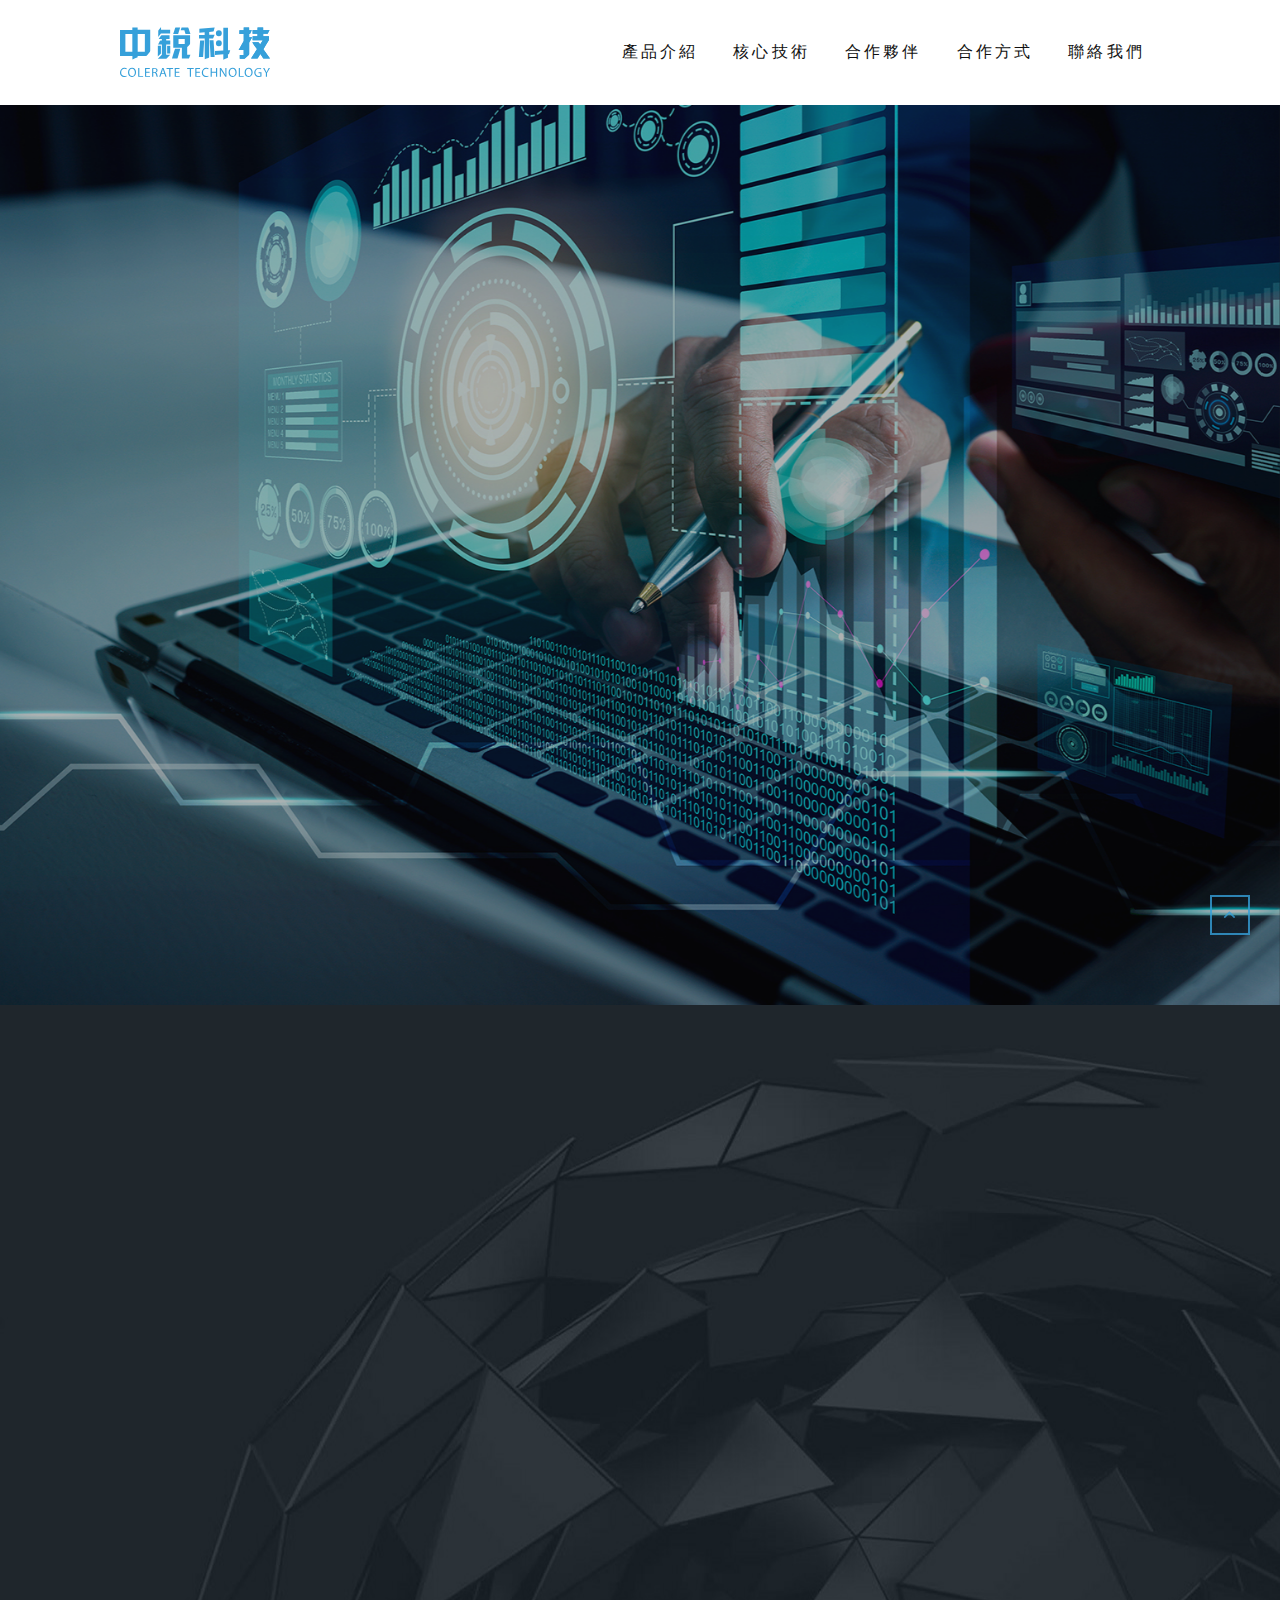
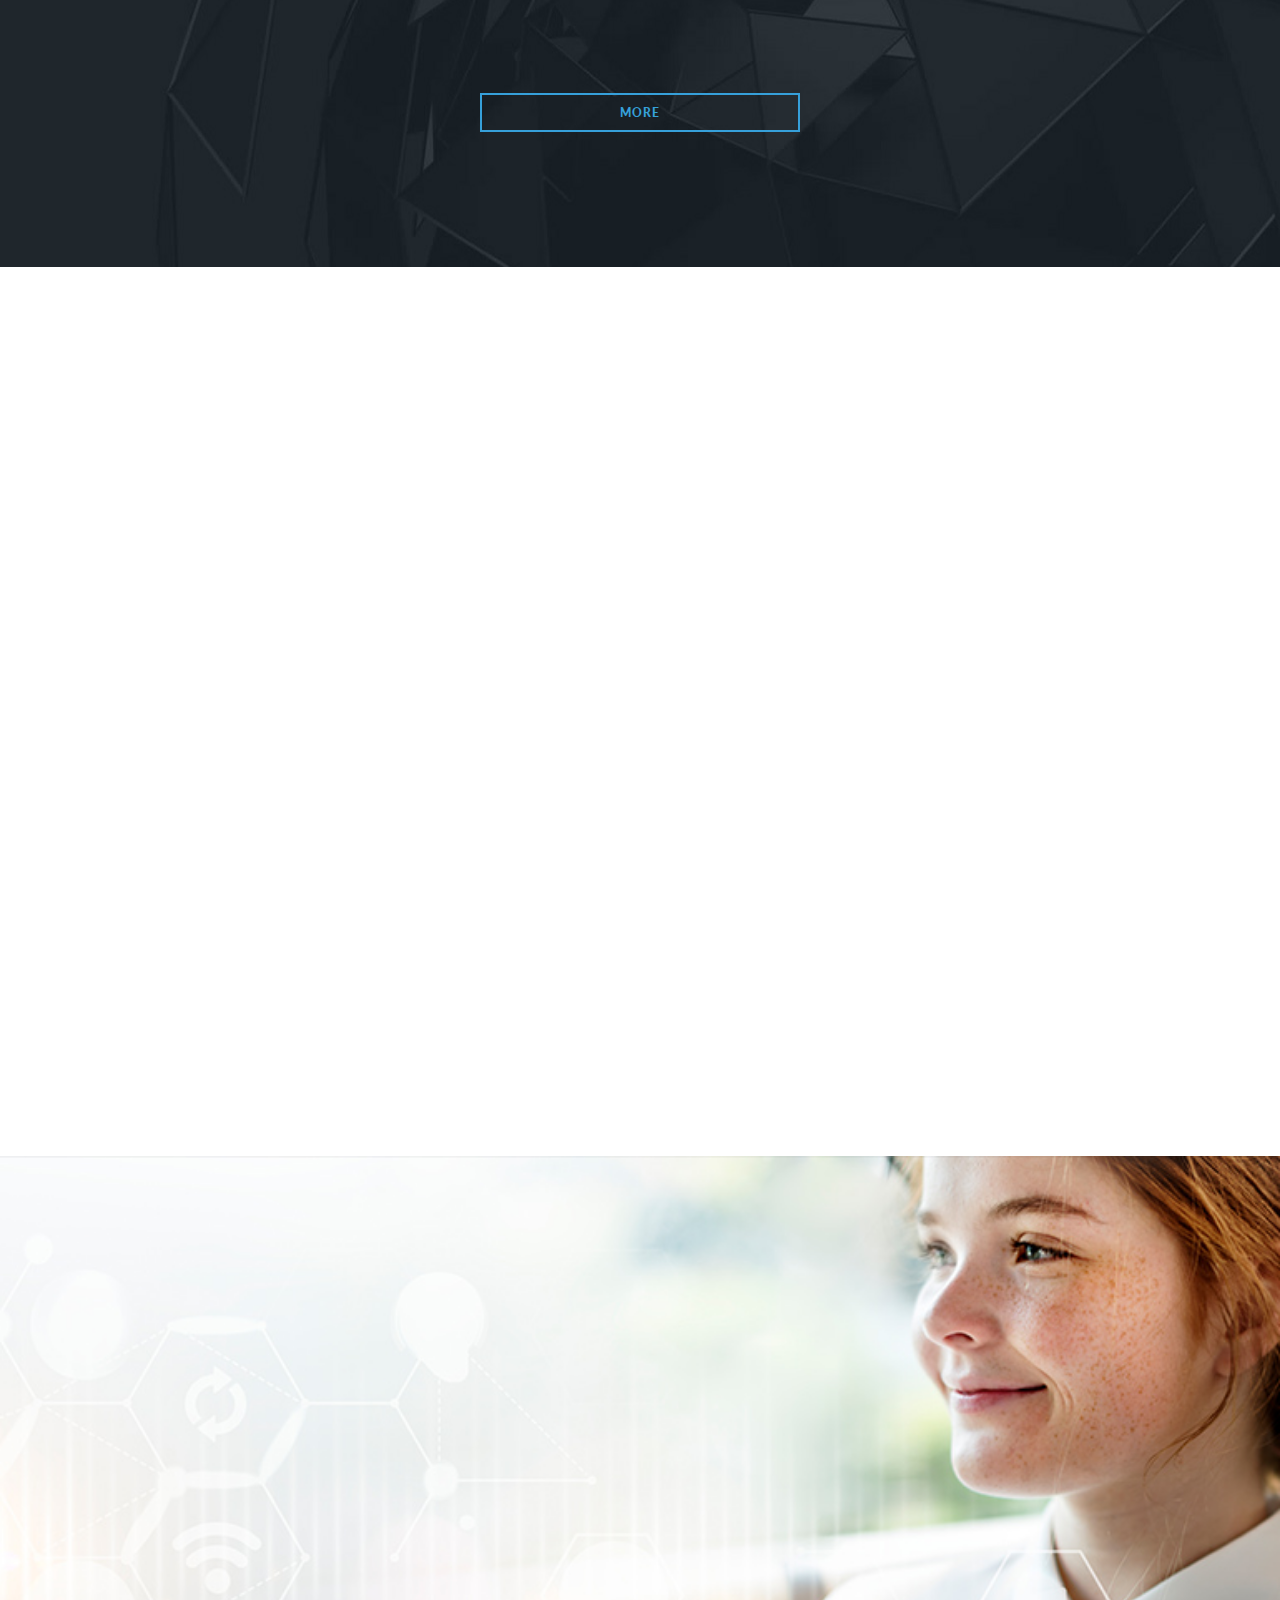
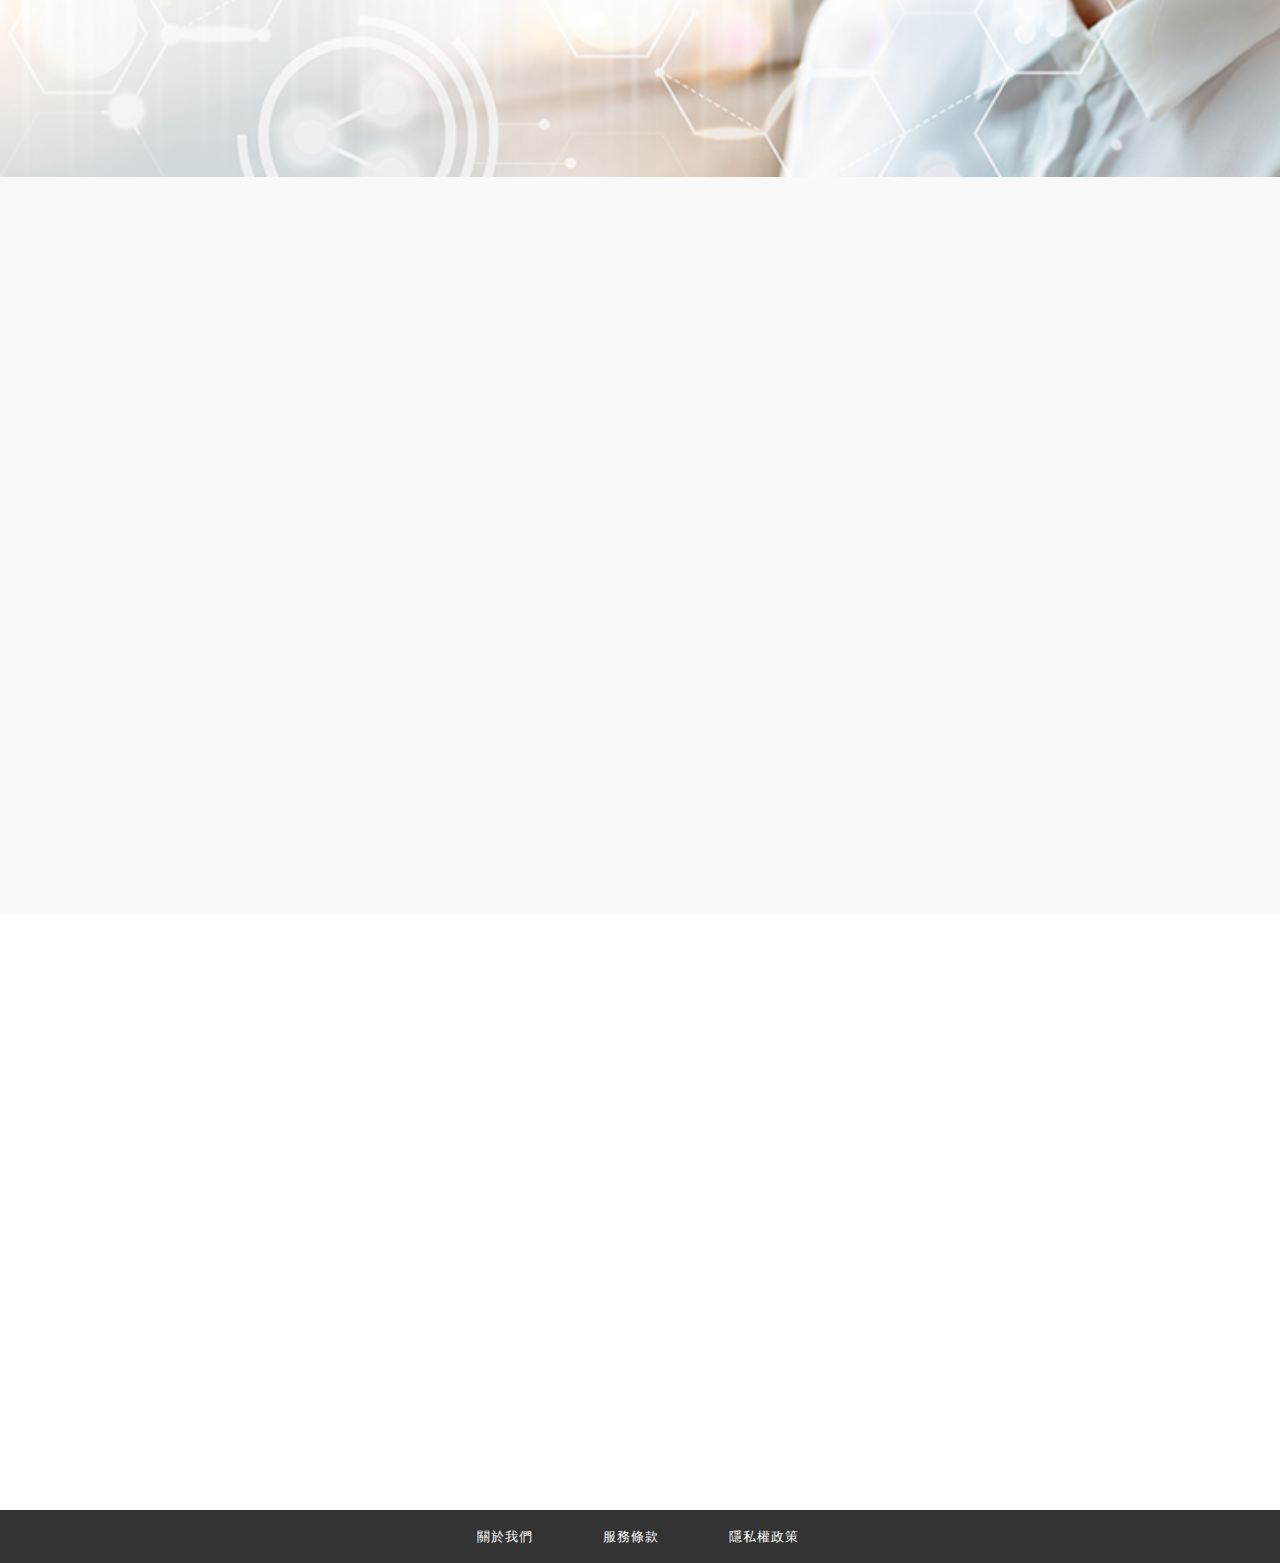
<file: index.html>
<!DOCTYPE html>
<!--[if IE 8]>          <html class="ie ie8"> <![endif]-->
<!--[if IE 9]>          <html class="ie ie9"> <![endif]-->
<!--[if gt IE 9]><!-->
<html>
<!--<![endif]-->

<head>
  <!-- Meta -->
  <meta charset="utf-8">
  <meta name="keywords" content="HTML5 Template" />
  <meta name="description" content="">
  <meta name="author" content="">
  <title>中銳科技</title>
  <!-- Mobile Metas -->
  <meta name="viewport" content="width=device-width, initial-scale=1.0">
  <!-- Favicon -->
  <link rel="shortcut icon" href="./favicon.ico">
  <!-- CSS -->
  <link rel="stylesheet" href="css/font-awesome/css/font-awesome.css">
  <link rel="stylesheet" href="css/bootstrap.min.css">
  <link rel="stylesheet" href="css/prettyphoto.css">
  <link rel="stylesheet" href="css/pe-icon-7-stroke/css/pe-icon-7-stroke.css">
  <link rel="stylesheet" href="js/vendors/owl-carousel/owl.theme.css">
  <link rel="stylesheet" href="js/vendors/owl-carousel/owl.carousel.css">
  <link rel="stylesheet" href="js/vendors/owl-carousel/owl.transitions.css">
  <link rel="stylesheet" href="js/vendors/slick/slick.css">
  <link rel="stylesheet" href="css/style.css">
  <!-- Revslider CSS -->
  <link rel='stylesheet' href="js/revolution/css/settings.css" type="text/css">
  <link rel='stylesheet' href="js/revolution/css/layers.css" type="text/css">
  <link rel='stylesheet' href="js/revolution/css/navigation.css" type="text/css">
  <link rel='stylesheet' href="js/revolution/css/settings2.css" type="text/css">
  <link rel='stylesheet' href="js/revolution/css/settings3.css" type="text/css">
  <!-- Video BG -->
  <link rel='stylesheet' href="css/ytplayer.css" type="text/css">
  <link rel="stylesheet" href="css/aos.css">
  <!-- HTML5 Shim and Respond.js IE8 support of HTML5 elements and media queries -->
  <!-- WARNING: Respond.js doesn't work if you view the page via file:// -->
  <!--[if lt IE 9]>
        <script src="https://oss.maxcdn.com/libs/html5shiv/3.7.0/html5shiv.js"></script>
        <script src="https://oss.maxcdn.com/libs/respond.js/1.4.2/respond.min.js"></script>
        <![endif]-->
</head>

<body class="header-sticky">
  <!-- ****************** MOBILE MENU ******************* -->
  <div class="snap-drawers">
    <div class="snap-drawer snap-drawer-left">
      <div class="mobile-menu">
        <ul id="mobile-menu" class="menu">
          <li class="menu-item "> <a href="#product">產品介紹</a> </li>
          <li class="menu-item"> <a href="Cerego.html" target="_blank">核心技術</a> </li>
          <li class="menu-item "> <a href="#partner">合作夥伴</a> </li>
          <li class="menu-item"> <a href="#cooperation">合作方式</a> </li>
          <li class="menu-item"> <a href="#contact">聯絡我們</a> </li>
        </ul>
      </div>
    </div>
  </div>
  <!-- // END MOBILE MENU -->
  <div class="wrapper" id="wrapper">
    <!-- ****************** HEADER ******************* -->
    <div class="clearfix"></div>
    <header>
      <div class="container container-full">
        <div class="row">
          <div class="col-md-2 col-xs-10 logo"> <a href="./index.html"><img src="images/logo.svg" alt="" /
                style="width: 150px;"></a> </div>
          <div class="col-xs-2 hidden-md hidden-lg"> <i id="open-left" class="fa fa-navicon"></i> </div>
          <div class="col-md-10 hidden-xs hidden-sm">
            <nav id="site-navigation" class="main-navigation hidden-xs hidden-sm">
              <div>
                <div class="primary-menu pull-right">
                  <ul id="primary-menu" class="menu">
                    <li class="menu-item"> <a href="#product">產品介紹</a> </li>
                    <li class="menu-item"> <a href="Cerego.html" target="_blank">核心技術</a> </li>
                    <li class="menu-item menu-item-has-children mega-menu"> <a href="#partner">合作夥伴</a> </li>
                    <li class="menu-item menu-item-has-children"> <a href="#cooperation">合作方式</a> </li>
                    <li class="menu-item menu-item-has-children mega-menu"> <a href="#contact">聯絡我們</a> </li>
                  </ul>
                </div>
              </div>
            </nav>
          </div>
        </div>
      </div>
    </header>
    <!-- // HEADER -->
    <!-- ****************** SLIDER REVOLUTION ******************* -->
    <div class="slider-content">
      <div id="rev_slider_9_1_wrapper" class="rev_slider_wrapper fullscreen-container"
        style="background-color:transparent;padding:0px;">
        <div id="rev_slider_9_1" class="rev_slider fullscreenbanner" style="display:none;" data-version="5.1.3">
          <ul>
            <!-- SLIDE  -->
            <li data-index="rs-25" data-transition="fade,flyin,incube-horizontal,cube,cube-horizontal,boxslide"
              data-slotamount="default,default,default,default,default,default"
              data-easein="default,default,default,default,default,default"
              data-easeout="default,default,default,default,default,default"
              data-masterspeed="default,default,default,default,default,default" data-thumb="images/slider/1.jpg"
              data-rotate="0,0,0,0,0,0" data-saveperformance="off" data-title="AI應用輔助學習" data-description="">
              <!-- MAIN IMAGE -->
              <img src="images/slider/1.jpg" alt="" width="1920" height="899" data-lazyload="images/slider/1.jpg"
                data-bgposition="center center" data-bgfit="cover" data-bgrepeat="no-repeat" data-bgparallax="off"
                class="rev-slidebg" data-no-retina>

              <!-- LAYER NR. 2 -->
              <div class="tp-caption Polygon-style-01  " id="slide-25-layer-2"
                data-x="['center','center','center','center']" data-hoffset="['0','0','0','0']"
                data-y="['middle','top','top','top']" data-voffset="['50','222','460','190']"
                data-fontsize="['70','50,'40','30']" data-lineheight="['77','77','60','55']"
                data-width="['1400','685','700','278']" data-height="['220','220','121','none']"
                data-whitespace="normal" data-transform_idle="o:1;"
                data-transform_in="y:[-100%];z:0;rX:0deg;rY:0;rZ:0;sX:1;sY:1;skX:0;skY:0;s:1500;e:Power3.easeInOut;"
                data-transform_out="opacity:0;s:1000;s:1000;" data-mask_in="x:0px;y:0px;" data-start="500"
                data-splitin="none" data-splitout="none" data-responsive_offset="on" data-end="11000"
                style="z-index: 7; min-width: 685px; max-width: 685px; font-size: 70px; line-height: 77px; font-weight: 300; color: rgba(255, 255, 255, 1.00);font-family:Lato;">
                透過<span style="font-weight: 500">AI</span>規劃複習進度，考證學習無往不利
              </div>
              <!-- LAYER NR. 3 -->

              <!-- LAYER NR. 6 -->
              <div class="tp-caption Polygon-style-04  " id="slide-1-layer-8"
                data-x="['center','center','center','center']" data-hoffset="['0','0','555','-419']"
                data-y="['bottom','bottom','bottom','bottom']" data-voffset="['80','40','132','148']" data-width="none"
                data-height="none" data-whitespace="nowrap" data-visibility="['on','on','off','off']"
                data-transform_idle="o:1;"
                data-transform_in="y:[-100%];z:0;rX:0deg;rY:0;rZ:0;sX:1;sY:1;skX:0;skY:0;s:1500;e:Power3.easeInOut;"
                data-transform_out="opacity:0;s:1000;s:1000;" data-mask_in="x:0px;y:0px;" data-start="500"
                data-splitin="none" data-splitout="none"
                data-actions='[{"event":"click","action":"scrollbelow","offset":"px"}]' data-responsive_offset="off"
                data-responsive="off" data-end="8700" style="z-index: 10; white-space: nowrap;">SCROLL DOWN
              </div>
              <!-- LAYER NR. 7 -->
              <div class="tp-caption Fashion-BigDisplay  " id="slide-1-layer-10"
                data-x="['center','center','center','center']" data-hoffset="['0','0','-512','-437']"
                data-y="['bottom','bottom','bottom','bottom']" data-voffset="['100','60','130','46']" data-width="50"
                data-height="50" data-whitespace="normal" data-visibility="['on','on','off','off']"
                data-transform_idle="o:1;"
                data-transform_in="y:[-100%];z:0;rX:0deg;rY:0;rZ:0;sX:1;sY:1;skX:0;skY:0;s:1500;e:Power3.easeInOut;"
                data-transform_out="opacity:0;s:1000;s:1000;" data-mask_in="x:0px;y:0px;" data-start="500"
                data-splitin="none" data-splitout="none"
                data-actions='[{"event":"click","action":"scrollbelow","offset":"px"}]' data-responsive_offset="off"
                data-responsive="off" data-end="8700"
                style="z-index: 11; min-width: 50px; max-width: 50px; max-width: 50px; max-width: 50px; white-space: normal; font-size: 50px; line-height: 50px; font-weight: 400; color: rgba(255, 255, 255, 1.00);font-family:Lato;cursor:pointer;">
                <span class="pe-7s-angle-down"></span>
              </div>
            </li>
            <!-- SLIDE  -->
            <li data-index="rs-26" data-transition="fade,boxslide,cube-horizontal,slidingoverlayright"
              data-slotamount="default,default,default,default" data-easein="default,default,default,default"
              data-easeout="default,default,default,default" data-masterspeed="default,default,default,default"
              data-thumb="images/slider/2.jpg" data-rotate="0,0,0,0" data-saveperformance="off" data-title="行動裝置在手"
              data-description="">
              <!-- MAIN IMAGE -->
              <img src="images/slider/2.jpg" alt="" width="1920" height="900" data-lazyload="images/slider/2.jpg"
                data-bgposition="center center" data-bgfit="cover" data-bgrepeat="no-repeat" data-bgparallax="off"
                class="rev-slidebg" data-no-retina>
              <!-- LAYERS -->
              <!-- LAYER NR. 2 -->
              <div class="tp-caption Polygon-style-01  " id="slide-25-layer-2"
                data-x="['right','center','center','center']" data-hoffset="['50','297','130','15']"
                data-y="['middle','top','top','top']" data-voffset="['0','222','460','190']"
                data-fontsize="['70','70','60','40']" data-lineheight="['77','77','60','55']"
                data-width="['685','685','585','278']" data-height="['220','220','121','none']" data-whitespace="normal"
                data-transform_idle="o:1;"
                data-transform_in="y:[-100%];z:0;rX:0deg;rY:0;rZ:0;sX:1;sY:1;skX:0;skY:0;s:1500;e:Power3.easeInOut;"
                data-transform_out="opacity:0;s:1000;s:1000;" data-mask_in="x:0px;y:0px;" data-start="500"
                data-splitin="none" data-splitout="none" data-responsive_offset="on" data-end="11000"
                style="z-index: 7; min-width: 685px; max-width: 685px; max-width: 220px; max-width: 220px; white-space: normal; font-size: 70px; line-height: 77px; font-weight: 300; color: #666666;font-family:Lato;">
                行動裝置在手<br>隨時掌握學習進度
              </div>
              <!-- LAYER NR. 3 -->

              <!-- LAYER NR. 6 -->
              <div class="tp-caption Polygon-style-04  " id="slide-1-layer-8"
                data-x="['center','center','center','center']" data-hoffset="['0','0','555','-419']"
                data-y="['bottom','bottom','bottom','bottom']" data-voffset="['80','40','132','148']" data-width="none"
                data-height="none" data-whitespace="nowrap" data-visibility="['on','on','off','off']"
                data-transform_idle="o:1;"
                data-transform_in="y:[-100%];z:0;rX:0deg;rY:0;rZ:0;sX:1;sY:1;skX:0;skY:0;s:1500;e:Power3.easeInOut;"
                data-transform_out="opacity:0;s:1000;s:1000;" data-mask_in="x:0px;y:0px;" data-start="500"
                data-splitin="none" data-splitout="none"
                data-actions='[{"event":"click","action":"scrollbelow","offset":"px"}]' data-responsive_offset="off"
                data-responsive="off" data-end="8700" style="z-index: 10; white-space: nowrap;">SCROLL DOWN
              </div>
              <!-- LAYER NR. 7 -->
              <div class="tp-caption Fashion-BigDisplay  " id="slide-1-layer-10"
                data-x="['center','center','center','center']" data-hoffset="['0','0','-512','-437']"
                data-y="['bottom','bottom','bottom','bottom']" data-voffset="['100','60','130','46']" data-width="50"
                data-height="50" data-whitespace="normal" data-visibility="['on','on','off','off']"
                data-transform_idle="o:1;"
                data-transform_in="y:[-100%];z:0;rX:0deg;rY:0;rZ:0;sX:1;sY:1;skX:0;skY:0;s:1500;e:Power3.easeInOut;"
                data-transform_out="opacity:0;s:1000;s:1000;" data-mask_in="x:0px;y:0px;" data-start="500"
                data-splitin="none" data-splitout="none"
                data-actions='[{"event":"click","action":"scrollbelow","offset":"px"}]' data-responsive_offset="off"
                data-responsive="off" data-end="8700"
                style="z-index: 11; min-width: 50px; max-width: 50px; max-width: 50px; max-width: 50px; white-space: normal; font-size: 50px; line-height: 50px; font-weight: 400; color: rgba(255, 255, 255, 1.00);font-family:Lato;cursor:pointer;">
                <span class="pe-7s-angle-down"></span>
              </div>
            </li>
            <!-- SLIDE  -->
            <li data-index="rs-46" data-transition="fadetorightfadefromleft,3dcurtain-horizontal,slotzoom-horizontal"
              data-slotamount="default,default,default" data-easein="default,default,default"
              data-easeout="default,default,default" data-masterspeed="default,default,default"
              data-thumb="images/slider/4.jpg" data-delay="10700" data-rotate="0,0,0" data-saveperformance="off"
              data-title="善用生活中的零碎片刻" data-description="">
              <!-- MAIN IMAGE -->
              <img src="images/slider/4.jpg" alt="" width="1920" height="900" data-lazyload="images/slider/4.jpg"
                data-bgposition="center center" data-bgfit="cover" data-bgrepeat="no-repeat" data-bgparallax="off"
                class="rev-slidebg" data-no-retina>
              <!-- LAYERS -->
              <div class="tp-caption Fashion-BigDisplay  " id="slide-29-layer-2"
                data-x="['right','center','center','center']" data-hoffset="['-105','0','0','0']"
                data-y="['top','middle','middle','middle']" data-voffset="['60','0','0','0']"
                data-fontsize="['35','50','40','28']" data-width="['680','677','677','677']"
                data-height="['none','none','none','56']" data-whitespace="normal" data-transform_idle="o:1;"
                data-transform_in="y:[-100%];z:0;rX:0deg;rY:0;rZ:0;sX:1;sY:1;skX:0;skY:0;s:1500;e:Power3.easeInOut;"
                data-transform_out="opacity:0;s:1000;s:1000;" data-mask_in="x:0px;y:0px;" data-start="500"
                data-splitin="none" data-splitout="none" data-responsive_offset="off" data-responsive="off"
                data-end="11000"
                style="z-index: 5; min-width: 680px; max-width: 680px; white-space: normal; font-size: 70px; line-height: 55px; color: #666666;font-family:Lato;text-align:center;letter-spacing:0.15em;font-weight: 300;">
                善用生活中的零碎片刻 </div>

              <!-- LAYER NR. 2 -->
              <div class="tp-caption Fashion-BigDisplay  " id="slide-29-layer-2"
                data-x="['right','center','center','center']" data-hoffset="['-120','0','0','0']"
                data-y="['top','top','middle','middle']" data-voffset="['120','100','100','70']"
                data-fontsize="['35','50','40','28']" data-width="['880','677','677','300']"
                data-height="['none','150','90','90']" data-whitespace="normal" data-transform_idle="o:1;"
                data-transform_in="y:[-100%];z:0;rX:0deg;rY:0;rZ:0;sX:1;sY:1;skX:0;skY:0;s:1500;e:Power3.easeInOut;"
                data-transform_out="opacity:0;s:1000;s:1000;" data-mask_in="x:0px;y:0px;" data-start="500"
                data-splitin="none" data-splitout="none" data-responsive_offset="off" data-responsive="off"
                data-end="11000"
                style="z-index: 5; min-width: 680px; max-width: 680px; white-space: normal; font-size: 70px; line-height: 55px; color: #666666;font-family:Lato;text-align:center;letter-spacing:0.15em;font-weight: 300;">
                一杯咖啡的時間也可以輕鬆學習</div>


              <!-- LAYER NR. 6 -->
              <div class="tp-caption Polygon-style-04  " id="slide-1-layer-8"
                data-x="['center','center','center','center']" data-hoffset="['0','0','555','-419']"
                data-y="['bottom','bottom','bottom','bottom']" data-voffset="['80','40','132','148']" data-width="none"
                data-height="none" data-whitespace="nowrap" data-visibility="['on','on','off','off']"
                data-transform_idle="o:1;"
                data-transform_in="y:[-100%];z:0;rX:0deg;rY:0;rZ:0;sX:1;sY:1;skX:0;skY:0;s:1500;e:Power3.easeInOut;"
                data-transform_out="opacity:0;s:1000;s:1000;" data-mask_in="x:0px;y:0px;" data-start="500"
                data-splitin="none" data-splitout="none"
                data-actions='[{"event":"click","action":"scrollbelow","offset":"px"}]' data-responsive_offset="off"
                data-responsive="off" data-end="8700" style="z-index: 10; white-space: nowrap;">SCROLL DOWN
              </div>
              <!-- LAYER NR. 7 -->
              <div class="tp-caption Fashion-BigDisplay  " id="slide-1-layer-10"
                data-x="['center','center','center','center']" data-hoffset="['0','0','-512','-437']"
                data-y="['bottom','bottom','bottom','bottom']" data-voffset="['100','60','130','46']" data-width="50"
                data-height="50" data-whitespace="normal" data-visibility="['on','on','off','off']"
                data-transform_idle="o:1;"
                data-transform_in="y:[-100%];z:0;rX:0deg;rY:0;rZ:0;sX:1;sY:1;skX:0;skY:0;s:1500;e:Power3.easeInOut;"
                data-transform_out="opacity:0;s:1000;s:1000;" data-mask_in="x:0px;y:0px;" data-start="500"
                data-splitin="none" data-splitout="none"
                data-actions='[{"event":"click","action":"scrollbelow","offset":"px"}]' data-responsive_offset="off"
                data-responsive="off" data-end="8700"
                style="z-index: 11; min-width: 50px; max-width: 50px; max-width: 50px; max-width: 50px; white-space: normal; font-size: 50px; line-height: 50px; font-weight: 400; color: rgba(255, 255, 255, 1.00);font-family:Lato;cursor:pointer;">
                <span class="pe-7s-angle-down"></span>
              </div>
            </li>
          </ul>
          <div class="tp-bannertimer"></div>
        </div>
      </div>
    </div>
    <!-- ****************** 產品介紹 ******************* -->
    <div class="home-onepage-features" id="product">
      <div class="container" data-aos="fade-up" data-aos-duration="1000">
        <div class="row">
          <div class="content-head style2 text-center">

            <h1>產品介紹</h1>
            <h2 class="text-white text-uppercase">product</h2>
          </div>
        </div>
        <div class="row">
          <div class="col-sm-4 text-center col-lg-offset-4 col-md-offset-4">
            <a href="product.html#tageasy">
              <div class="pic"><img src="images/product/logo_tag_easy_B.png" class="img-responsive" alt="" /></div>
            </a>
            <div class="space-top-20 space-bottom-20"> <img width="1" height="60" src="images/service-line.png"
                class="center-block" alt="" /> </div>
            <a href="product.html#tageasy" class="hoverblue">
              <h5>TAG EASY</h5>
            </a>
          </div>
        </div>
      </div>
      <div class="productBtn"> <a class="bttn medium" href="product.html"><span>MORE</span></a></div>
    </div>
    <!-- ****************** 合作夥伴 ******************* -->
    <div class="client-testimonials" id="partner">
      <div class="container text-center" data-aos="fade-up" data-aos-duration="1000">
        <div class="row">
          <div class="content-head style2 text-center">
            <h1>合作夥伴</h1>
            <h2 class="text-uppercase">business partners</h2>
          </div>
        </div>
        <div class="row" style="display:flex;justify-content:space-evenly; flex-wrap: wrap;">
          <div class="col-lg-3 col-sm-4 text-center col-xs-6">
            <a href="partner.html">
              <div class="pic"><img src="images/partner/2.png" class="img-responsive" alt="" /></div>
            </a>
            <div class="space-top-20 space-bottom-20"> <img width="1" height="60" src="images/line.jpg"
                class="center-block" alt="" /> </div>
            <a href="partner.html" class="hoverblue">
              <h5>讀家雲端學院</h5>
            </a>
            <div class="productBtn text-center">
              <a class="bttn medium" href="partner.html">
                <span>MORE</span>
              </a>
            </div>
          </div>
          <div class="col-lg-3 col-sm-6 text-center col-xs-6">
            <a href="partner2.html">
              <div class="pic"><img src="images/partner/3.jpg" class="img-responsive" alt="" /></div>
            </a>
            <div class="space-top-20 space-bottom-20"> <img width="1" height="60" src="images/line.jpg"
                class="center-block" alt="" /> </div>
            <a href="partner2.html" class="hoverblue">
              <h5>鼎文公職</h5>
            </a>
            <div class="productBtn text-center">
              <a class="bttn medium" href="partner2.html">
                <span>MORE</span>
              </a>
            </div>
          </div>
          <div class="col-lg-3 col-sm-6 text-center col-xs-6">
            <a href="partner3.html">
              <div class="pic"><img src="images/partner/4.jpg" class="img-responsive" alt="" /></div>
            </a>
            <div class="space-top-20 space-bottom-20"> <img width="1" height="60" src="images/line.jpg"
                class="center-block" alt="" /> </div>
            <a href="partner3.html" class="hoverblue">
              <h5 style="white-space: nowrap;">APPC全民英檢</h5>
            </a>
            <div class="productBtn text-center">
              <a class="bttn medium" href="partner3.html">
                <span>MORE</span>
              </a>
            </div>
          </div>
          <div class="col-lg-3 col-sm-6 text-center col-xs-6">
            <a href="partner4.html">
              <div class="pic"><img src="images/partner/5.png" class="img-responsive" alt="" /></div>
            </a>
            <div class="space-top-20 space-bottom-20"> <img width="1" height="60" src="images/line.jpg"
                class="center-block" alt="" /> </div>
            <a href="partner4.html" class="hoverblue">
              <h5>行動學習網</h5>
            </a>
            <div class="productBtn text-center">
              <a class="bttn medium" href="partner4.html">
                <span>MORE</span>
              </a>
            </div>
          </div>
        </div>
        <!-- <div class="row" style="display:flex;justify-content:space-evenly;">
          <div class="productBtn col-lg-3 col-sm-6 text-center col-xs-6">
            <a class="bttn medium" href="partner.html">
              <span>MORE</span>
            </a>
          </div>
          <div class="productBtn col-lg-3 col-sm-6 text-center col-xs-6">
            <a class="bttn medium" href="partner2.html">
              <span>MORE</span>
            </a>
          </div>
          <div class="productBtn col-lg-3 col-sm-6 text-center col-xs-6">
            <a class="bttn medium" href="partner3.html">
              <span>MORE</span>
            </a>
          </div>
          <div class="productBtn col-lg-3 col-sm-6 text-center col-xs-6">
            <a class="bttn medium" href="partner3.html">
              <span>MORE</span>
            </a>
          </div>
        </div> -->
      </div>

    </div>
    <!-- ****************** 使命宣言 ******************* -->
    <div class="about-team-header about-team-header2" id="mission">
      <div class="container" data-aos="fade-up" data-aos-duration="1000">
        <div class="row">
          <div class="col-sm-8">
            <strong style="color: #4C94E8;font-size: 40px;font-weight: 500;">善用科技工具、提昇學習效率</strong><br>
            <p style="text-align: left;color:  #666666;font-size: 25px;">
              我們相信藉由創新的科技工具，可以幫助眾多的學習者降低學習難度，提昇學習效率。</p>
          </div>
        </div>
      </div>
    </div>

    <!-- ****************** 合作方案 ******************* -->
    <div class="home-services" id="cooperation">
      <div class="container" data-aos="fade-up" data-aos-duration="1000">
        <div class="row">
          <div class="content-head style2  text-center">
            <h1>合作方式</h1>
            <h2 class="text-uppercase">how do we work</h2>
          </div>
        </div>
        <div class="Cooperation_wrap">
          <!--    <div class="polygon-text-box col-sm-6">
          <h4 class="text-uppercase">帳號採購</h4>
          <p>客戶向中銳科技股份有限公司，購買Cerego帳號。中銳負責提供學習平台維護及諮詢服務，客戶自行製作內容及提供給內部人員使用(員工、學生、會員)。</p>
          <h2>01</h2>
        </div>-->
          <div class="polygon-text-box ">
            <h4 class="text-uppercase">策略聯盟</h4>
            <p>
              策略合作夥伴具備內容及經營成熟的市場銷售通路，透過導入中銳TAG EASY AI學習平台的新技術服務，聯盟夥伴能夠取得加分條件，更有利於銷售時鞏固乃至擴展市場。
            </p>
            <h2>01</h2>
          </div>
          <div class="polygon-text-box  ">
            <h4 class="text-uppercase">平台合作</h4>
            <p>
              合作夥伴自有平台透過跳轉方式進入中銳科技TAG EASY AI學習平台，鎖定數位裝置與行動學習的使用者，增加觸及率、提高轉化率，在數位技術的幫助下，開展更大的銷售市場。</p>
            <h2>02</h2>
          </div>
          <div class="polygon-text-box ">
            <h4 class="text-uppercase">內容授權</h4>
            <p>
              合作夥伴提供中銳科技的TAG EASY AI學習平台優質良好的內容素材，在市場上進行推廣與銷售，讓好的學習內容，搶攻人數急升的數位學習市場。</p>
            <h2>03</h2>
          </div>
          <div class="polygon-text-box ">
            <h4 class="text-uppercase">帳號採購</h4>
            <p>中銳科技提供TAG EASY AI學習平台，合作夥伴以帳號採購為原則，亦可同時選購中銳已有之試題內容，或是提供中銳需要建置的題目檔案，讓學員直接在TAG EASY享受具備AI輔助的學習服務。</p>
            <h2>04</h2>
          </div>
        </div>

      </div>
    </div>


    <!-- ****************** CONTACT INFO ******************* -->
    <div id="contact">
      <div class="container" data-aos="fade-up" data-aos-duration="1000">
        <div class="row">
          <div class="col-sm-12">
            <div class="content-head style2  text-center">
              <h1>聯絡我們</h1>
              <h2 class="text-uppercase">contact us</h2>
            </div>
          </div>
        </div>
        <div class="row">
          <a href="https://docs.google.com/forms/d/1GvV-Fo7PGlrgfOZGzHk1TD3XZtpmbwxfiZ7dm0Nm4NE/edit" target="_blank">
            <div class="col-sm-3 contact">
              <div class="contact-info text-center"> <span class="pe-7s-note2"></span>
                <h4>FORM</h4>
                <p>合作結盟</p>
              </div>
            </div>
          </a>
          <a href="tel:02-2748-2858">
            <div class="col-sm-3 contact">
              <div class="contact-info text-center"> <span class="pe-7s-call"></span>
                <h4>PHONE</h4>
                <p>02-2748-2858</p>
              </div>
            </div>
          </a>
          <a href="https://www.facebook.com/colerate" target="_blank">
            <div class="col-sm-3 contact">
              <div class="contact-info text-center"> <img src="images/facebook.svg" class="img-responsive" style="    width: 55px;
    display: block;
    margin: 0 auto;padding-top: 10px;">
                <h4>FB</h4>
                <p>中銳科技股份有限公司</p>
              </div>
            </div>
          </a>
          <a href="mailto:service@colerate.com.tw">
            <div class="col-sm-3 contact">
              <div class="contact-info text-center"> <span class="pe-7s-mail"></span>
                <h4>EMAIL</h4>
                <p>service@colerate.com.tw</p>
              </div>
            </div>
          </a>
        </div>
      </div>
    </div>
    <!-- **************** COPYRIGHT ***************** -->
    <div class="copyright">
      <div class="container">
        <div class="row">

          <div class="col-md-6 col-lg-offset-4 info">
            <a href="about.html">關於我們</a><a href="service.html">服務條款</a><a href="privacy.html">隱私權政策</a>
          </div>
        </div>
      </div>
    </div>
    <!-- // COPYRIGHT -->
  </div>
  <a class="scrollup" title="Go to top"><i class="fa fa-angle-up"></i></a>
  <!-- Javascript -->
  <script src="js/jquery.js"></script>
  <script src="js/bootstrap.min.js"></script>
  <script src="js/vendors/owl-carousel/owl.carousel.min.js"></script>
  <script src="js/vendors/easypie/jquery.easypiechart.min.js"></script>
  <script src="js/vendors/slick/slick.min.js"></script>
  <script src="js/vendors/jquery.counterup.min.js"></script>
  <script src="js/vendors/waypoints.min.js"></script>
  <script src="js/vendors/tweecool.min.js"></script>
  <script src="js/vendors/snap.min.js"></script>
  <script src="js/vendors/jquery.prettyPhoto.js"></script>
  <script src="js/main.js"></script>
  <script src="js/vendors/isotope/isotope.pkgd.js"></script>
  <script src="js/vendors/isotope/main.js"></script>
  <script src="js/vendors/sticky/jquery.sticky.js"></script>
  <script src="js/vendors/sticky/main.js"></script>
  <!-- Revolution Slider -->
  <script type='text/javascript' src='js/revolution/js/jquery.themepunch.tools.min.js'></script>
  <script type='text/javascript' src='js/revolution/js/jquery.themepunch.revolution.min.js'></script>
  <script type='text/javascript' src='js/revolution/js/jquery.themepunch.essential.min.js'></script>
  <script type='text/javascript' src='js/revolution/js/extensions/jquery.themepunch.essential.min.js'></script>
  <script type="text/javascript" src="js/revolution/js/extensions/revolution.extension.slideanims.min.js"></script>
  <script type="text/javascript" src="js/revolution/js/extensions/revolution.extension.actions.min.js"></script>
  <script type="text/javascript" src="js/revolution/js/extensions/revolution.extension.layeranimation.min.js"></script>
  <script type="text/javascript" src="js/revolution/js/extensions/revolution.extension.navigation.min.js"></script>
  <script type="text/javascript" src="js/revolution/js/extensions/revolution.extension.parallax.min.js"></script>
  <script type="text/javascript" src="js/revolution/main.js"></script>
  <!-- Video BG -->
  <script src="js/vendors/ytplayer.min.js"></script>
  <script src="js/aos.js"></script>
  <script>
    AOS.init({
      easing: 'ease-in-out-sine'
    });

    //setInterval(addItem, 300);

    var itemsCounter = 1;
    var container = document.getElementById('aos-demo');

    function addItem() {
      if (itemsCounter > 42) return;
      var item = document.createElement('div');
      item.classList.add('aos-item');
      item.setAttribute('data-aos', 'fade-up');
      item.innerHTML = '<div class="aos-item__inner"><h3>' + itemsCounter + '</h3></div>';
      container.appendChild(item);
      itemsCounter++;
    }
  </script>
</body>

</html>
</file>
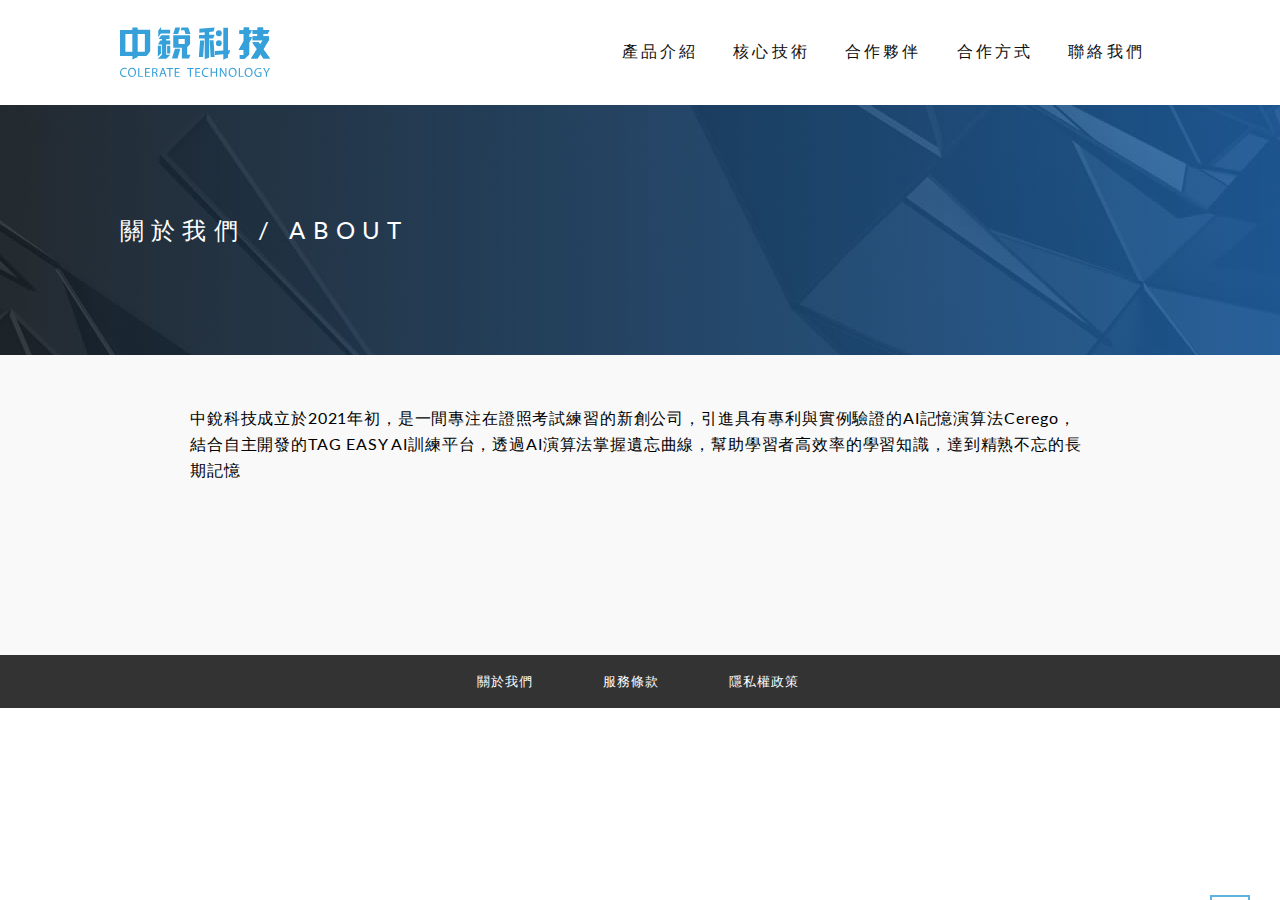
<file: about.html>
<!DOCTYPE html>
<!--[if IE 8]>          <html class="ie ie8"> <![endif]-->
<!--[if IE 9]>          <html class="ie ie9"> <![endif]-->
<!--[if gt IE 9]><!-->
<html>
<!--<![endif]-->

<head>
<!-- Meta -->
<meta charset="utf-8">
<meta name="keywords" content="HTML5 Template" />
<meta name="description" content="">
<meta name="author" content="">
<title>中銳科技</title>
<!-- Mobile Metas -->
<meta name="viewport" content="width=device-width, initial-scale=1.0">
<!-- Favicon -->
<link rel="shortcut icon" href="./favicon.ico">
<!-- CSS -->
<link rel="stylesheet" href="css/font-awesome/css/font-awesome.css">
<link rel="stylesheet" href="css/bootstrap.min.css">
<link rel="stylesheet" href="css/prettyphoto.css">
<link rel="stylesheet" href="css/pe-icon-7-stroke/css/pe-icon-7-stroke.css">
<link rel="stylesheet" href="js/vendors/owl-carousel/owl.theme.css">
<link rel="stylesheet" href="js/vendors/owl-carousel/owl.carousel.css">
<link rel="stylesheet" href="js/vendors/owl-carousel/owl.transitions.css">
<link rel="stylesheet" href="js/vendors/slick/slick.css">
<link rel="stylesheet" href="css/style.css">
<!-- Revslider CSS -->
<link rel='stylesheet' href="js/revolution/css/settings.css" type="text/css">
<link rel='stylesheet' href="js/revolution/css/layers.css" type="text/css">
<link rel='stylesheet' href="js/revolution/css/navigation.css" type="text/css">
<link rel='stylesheet' href="js/revolution/css/settings2.css" type="text/css">
<link rel='stylesheet' href="js/revolution/css/settings3.css" type="text/css">
<!-- Video BG -->
<link rel='stylesheet' href="css/ytplayer.css" type="text/css">
<link rel="stylesheet" href="css/aos.css">
<!-- HTML5 Shim and Respond.js IE8 support of HTML5 elements and media queries -->
<!-- WARNING: Respond.js doesn't work if you view the page via file:// -->
<!--[if lt IE 9]>
        <script src="https://oss.maxcdn.com/libs/html5shiv/3.7.0/html5shiv.js"></script>
        <script src="https://oss.maxcdn.com/libs/respond.js/1.4.2/respond.min.js"></script>
        <![endif]-->
</head>

<body class="header-sticky">
<!-- ****************** MOBILE MENU ******************* -->
<div class="snap-drawers">
  <div class="snap-drawer snap-drawer-left">
    <div class="mobile-menu">
      <ul id="mobile-menu" class="menu">
        <li class="menu-item"> <a href="product.html" >產品介紹</a> </li>
        <li class="menu-item"> <a href="Cerego.html" target="_blank">核心技術</a> </li>
        <li class="menu-item"> <a href="partner.html">合作夥伴</a> </li>
        <li class="menu-item"> <a href="index.html#cooperation">合作方式</a> </li>
        <li class="menu-item"> <a href="index.html#contact">聯絡我們</a> </li>
      </ul>
    </div>
  </div>
</div>
<!-- // END MOBILE MENU -->
<div class="wrapper" id="wrapper"> 
  <!-- ****************** HEADER ******************* -->
  <div class="clearfix"></div>
  <header>
    <div class="container container-full">
      <div class="row">
        <div class="col-md-2 col-xs-10 logo"> <a href="./index.html"><img src="images/logo.svg" alt=""/ style="width: 150px;" ></a> </div>
        <div class="col-xs-2 hidden-md hidden-lg"> <i id="open-left" class="fa fa-navicon"></i> </div>
        <div class="col-md-10 hidden-xs hidden-sm">
          <nav id="site-navigation" class="main-navigation hidden-xs hidden-sm">
            <div>
               <div class="primary-menu pull-right">
                <ul id="primary-menu" class="menu">
                  <li class="menu-item"> <a href="product.html" >產品介紹</a> </li>
                  <li class="menu-item"> <a href="Cerego.html" target="_blank">核心技術</a> </li>
                  <li class="menu-item menu-item-has-children mega-menu"> <a href="partner.html">合作夥伴</a> </li>
                  <li class="menu-item menu-item-has-children"> <a href="index.html#cooperation">合作方式</a> </li>
                  <li class="menu-item menu-item-has-children mega-menu"> <a href="index.html#contact">聯絡我們</a> </li>
                </ul>
              </div>
            </div>
          </nav>
        </div>
      </div>
    </div>
  </header>
  <!-- // HEADER --> 
  <!-- ****************** PAGE HEADER ******************* -->
  <div class="big-title" id="about">
    <div class="container container-full">
      <div class="row">
        <div class="col-md-12 text-uppercase">
          <h1>關於我們 / ABOUT</h1>
        </div>
      </div>
    </div>
  </div>
  <!-- ****************** PAGE CONTENT ******************* -->
  <div class="site-content about content">
    <div class="container containerAbout">
      <div class="row">
        <div class="col-md-12">
          <div>
            <div id="post-404">
              <div class="container blog-entry-content">
                <div class="row">
                  <div class="col-sm-12">
                    <div class="wpb_wrapper">
                      <div class="postcontent-type03">
                        <article class="post type-post">
                          <div class="recent-posts__item row">
                            <div class="col-md-12 aboutinfo">
                              <p> 中銳科技成立於2021年初，是一間專注在證照考試練習的新創公司，引進具有專利與實例驗證的AI記憶演算法Cerego，結合自主開發的TAG EASY AI訓練平台，透過AI演算法掌握遺忘曲線，幫助學習者高效率的學習知識，達到精熟不忘的長期記憶</p>
                            </div>
                          </div>
                        </article>
                      </div>
                    </div>
                  </div>
                </div>
              </div>
            </div>
          </div>
        </div>
      </div>
    </div>
  </div>
  <!-- **************** COPYRIGHT ***************** -->
 <div class="copyright">
    <div class="container">
      <div class="row">
       
        <div class="col-md-6 col-lg-offset-4 info">
          <a href="about.html">關於我們</a><a href="service.html">服務條款</a><a href="privacy.html">隱私權政策</a>
        </div>
      </div>
    </div>
  </div>
  <!-- // COPYRIGHT --> 
</div>
<a class="scrollup" title="Go to top"><i class="fa fa-angle-up"></i></a> 
<!-- Javascript --> 
<script src="js/jquery.js"></script> 
<script src="js/bootstrap.min.js"></script> 
<script src="js/vendors/owl-carousel/owl.carousel.min.js"></script> 
<script src="js/vendors/easypie/jquery.easypiechart.min.js"></script> 
<script src="js/vendors/slick/slick.min.js"></script> 
<script src="js/vendors/jquery.counterup.min.js"></script> 
<script src="js/vendors/waypoints.min.js"></script> 
<script src="js/vendors/tweecool.min.js"></script> 
<script src="js/vendors/snap.min.js"></script> 
<script src="js/vendors/jquery.prettyPhoto.js"></script> 
<script src="js/main.js"></script> 
<script src="js/vendors/isotope/isotope.pkgd.js"></script> 
<script src="js/vendors/isotope/main.js"></script> 
<script src="js/vendors/sticky/jquery.sticky.js"></script> 
<script src="js/vendors/sticky/main.js"></script> 
<!-- Revolution Slider --> 
<script type='text/javascript' src='js/revolution/js/jquery.themepunch.tools.min.js'></script> 
<script type='text/javascript' src='js/revolution/js/jquery.themepunch.revolution.min.js'></script> 
<script type='text/javascript' src='js/revolution/js/jquery.themepunch.essential.min.js'></script> 
<script type='text/javascript' src='js/revolution/js/extensions/jquery.themepunch.essential.min.js'></script> 
<script type="text/javascript" src="js/revolution/js/extensions/revolution.extension.slideanims.min.js"></script> 
<script type="text/javascript" src="js/revolution/js/extensions/revolution.extension.actions.min.js"></script> 
<script type="text/javascript" src="js/revolution/js/extensions/revolution.extension.layeranimation.min.js"></script> 
<script type="text/javascript" src="js/revolution/js/extensions/revolution.extension.navigation.min.js"></script> 
<script type="text/javascript" src="js/revolution/js/extensions/revolution.extension.parallax.min.js"></script> 
<script type="text/javascript" src="js/revolution/main.js"></script> 
<!-- Video BG --> 
<script src="js/vendors/ytplayer.min.js"></script> 
<script src="js/aos.js"></script> 
<script>
      AOS.init({
        easing: 'ease-in-out-sine'
      });

      setInterval(addItem, 300);

      var itemsCounter = 1;
      var container = document.getElementById('aos-demo');

      function addItem () {
        if (itemsCounter > 42) return;
        var item = document.createElement('div');
        item.classList.add('aos-item');
        item.setAttribute('data-aos', 'fade-up');
        item.innerHTML = '<div class="aos-item__inner"><h3>' + itemsCounter + '</h3></div>';
        container.appendChild(item);
        itemsCounter++;
      }
    </script>
</body>
</html>
</file>
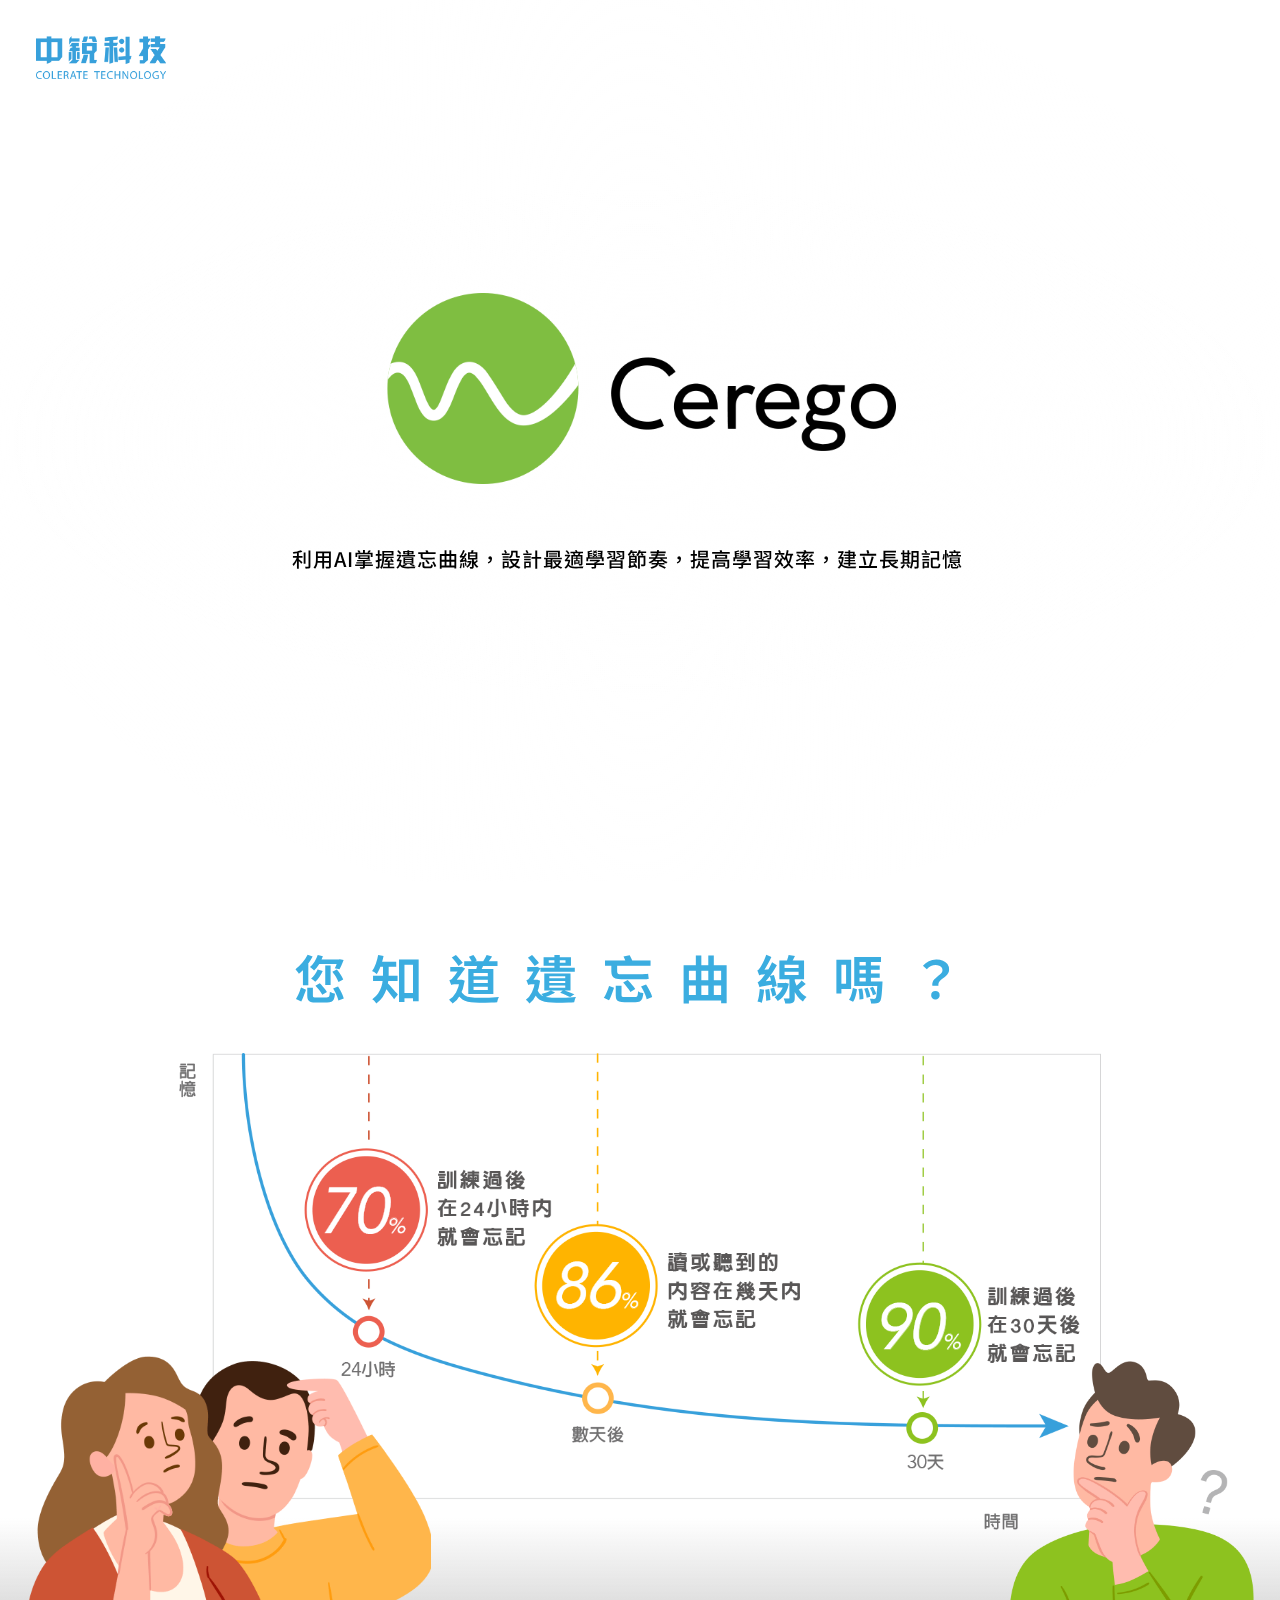
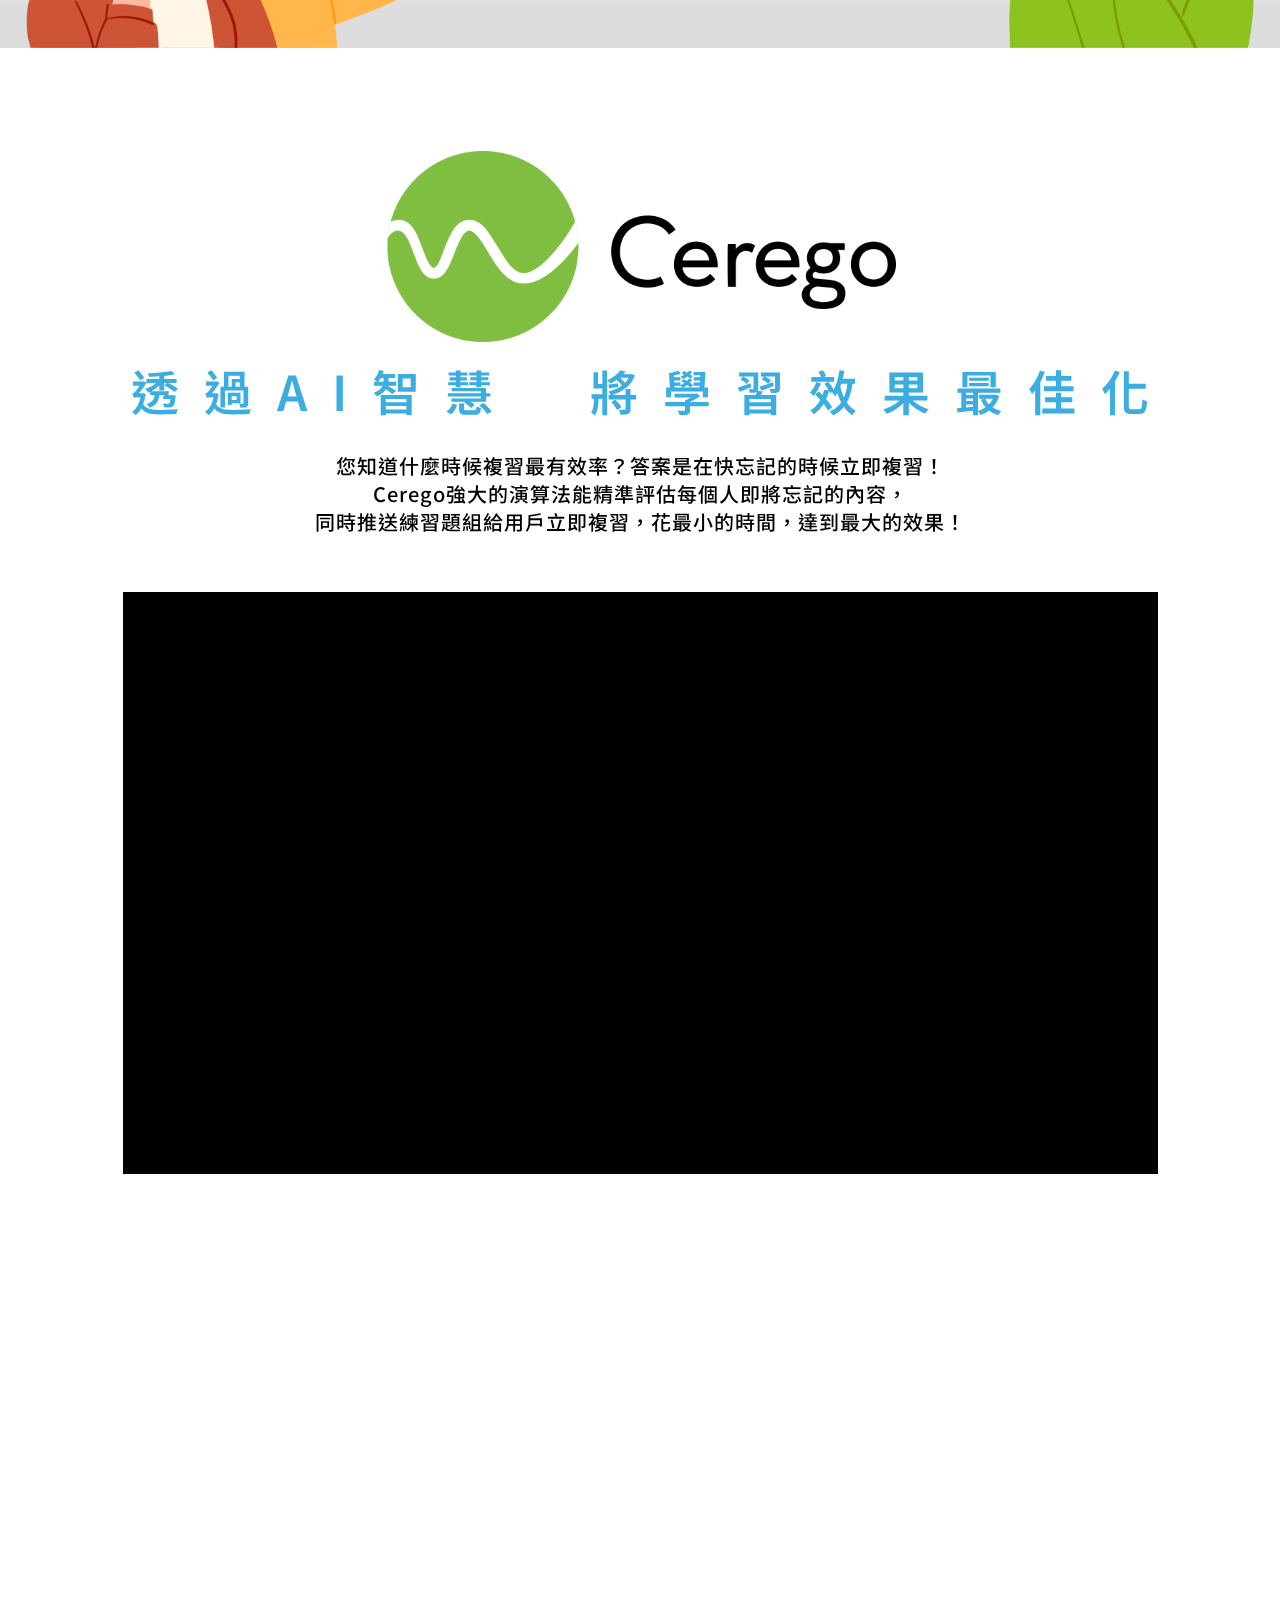
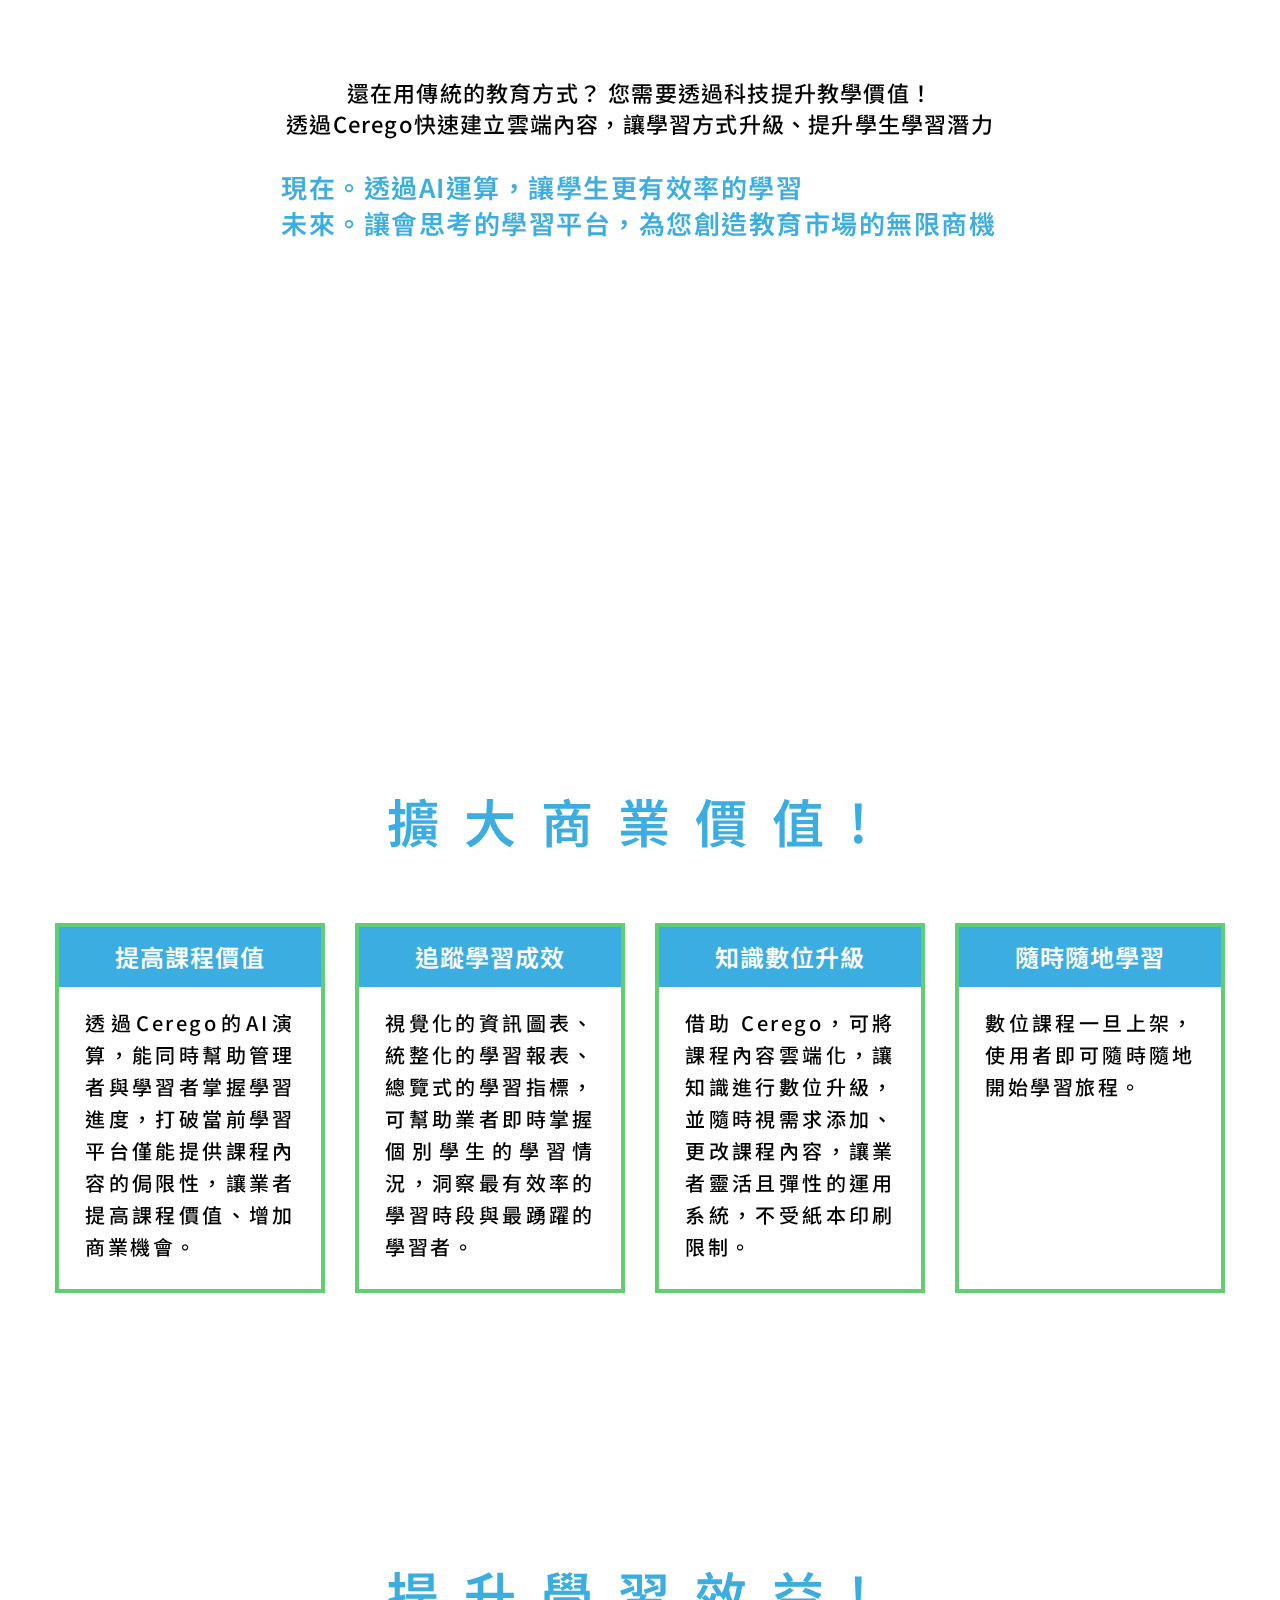
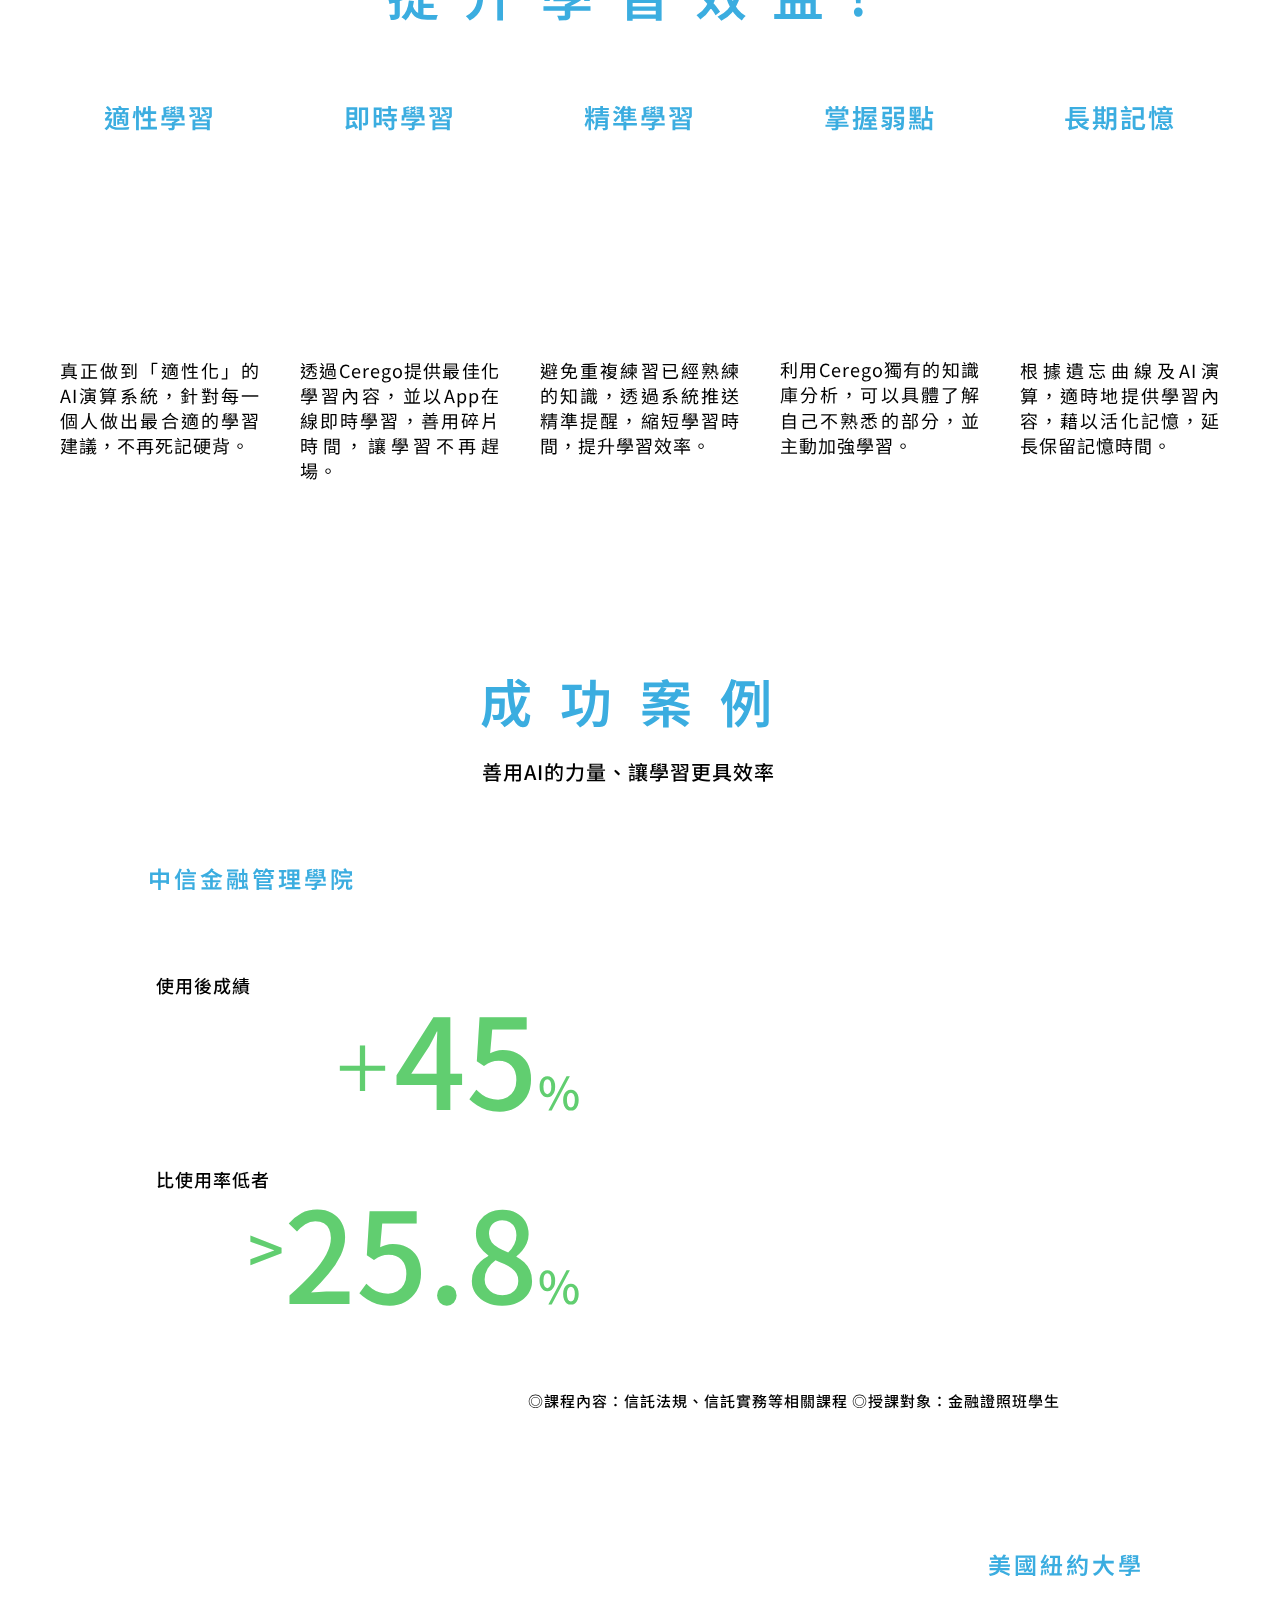
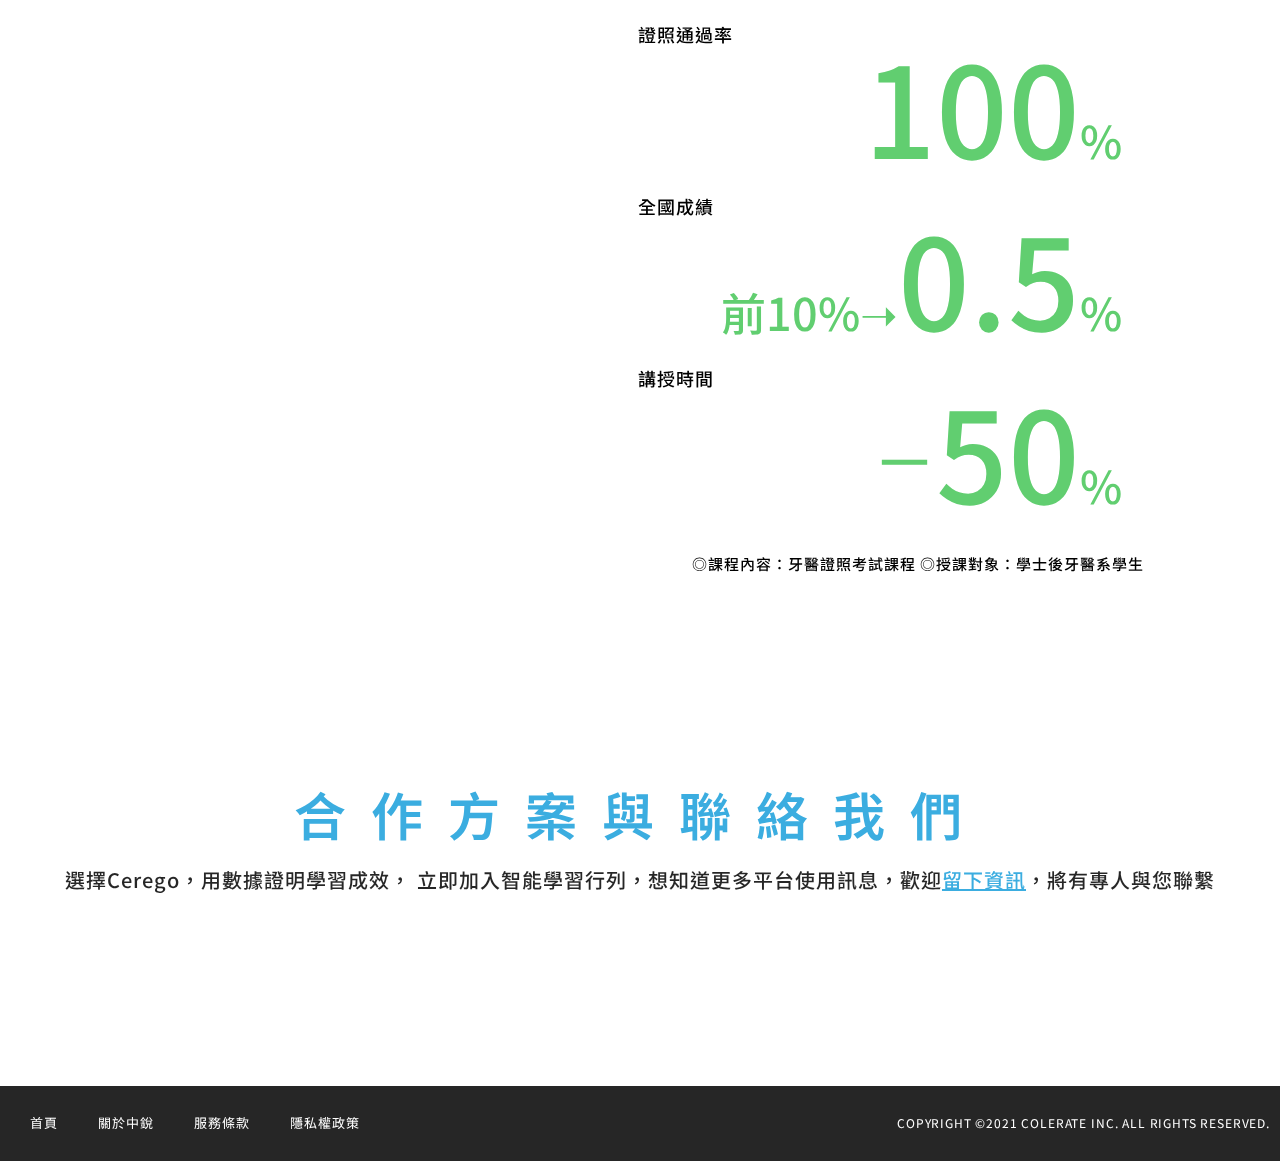
<file: Cerego.html>
<!DOCTYPE html>
<html lang="zh-TW">

<head>
  <meta http-equiv="Content-Type" content="text/html; charset=UTF-8" />

  <meta name="viewport" content="width=device-width, initial-scale=1" />
  <link rel="profile" href="http://gmpg.org/xfn/11" />
  <title>
    Cerego–
    利用AI掌握遺忘曲線，設計最適學習節奏，提高學習效率，建立長期記憶
  </title>
  <meta name="robots" content="max-image-preview:large" />
  <link rel="dns-prefetch" href="https://s.w.org/" />
  <script type="text/javascript" id="www-widgetapi-script" src="./files/www-widgetapi.js" async=""></script>
  <script src="./files/iframe_api"></script>
  <script type="text/javascript">
    window._wpemojiSettings = {
      baseUrl: "https:\/\/s.w.org\/images\/core\/emoji\/13.1.0\/72x72\/",
      ext: ".png",
      svgUrl: "https:\/\/s.w.org\/images\/core\/emoji\/13.1.0\/svg\/",
      svgExt: ".svg",
      source: {
        concatemoji:
          "https:\/\/cerego.ievents.tw\/wp-includes\/js\/wp-emoji-release.min.js?ver=5.8.3",
      },
    };
    !(function (e, a, t) {
      var n,
        r,
        o,
        i = a.createElement("canvas"),
        p = i.getContext && i.getContext("2d");
      function s(e, t) {
        var a = String.fromCharCode;
        p.clearRect(0, 0, i.width, i.height),
          p.fillText(a.apply(this, e), 0, 0);
        e = i.toDataURL();
        return (
          p.clearRect(0, 0, i.width, i.height),
          p.fillText(a.apply(this, t), 0, 0),
          e === i.toDataURL()
        );
      }
      function c(e) {
        var t = a.createElement("script");
        (t.src = e),
          (t.defer = t.type = "text/javascript"),
          a.getElementsByTagName("head")[0].appendChild(t);
      }
      for (
        o = Array("flag", "emoji"),
        t.supports = { everything: !0, everythingExceptFlag: !0 },
        r = 0;
        r < o.length;
        r++
      )
        (t.supports[o[r]] = (function (e) {
          if (!p || !p.fillText) return !1;
          switch (
          ((p.textBaseline = "top"), (p.font = "600 32px Arial"), e)
          ) {
            case "flag":
              return s(
                [127987, 65039, 8205, 9895, 65039],
                [127987, 65039, 8203, 9895, 65039]
              )
                ? !1
                : !s(
                  [55356, 56826, 55356, 56819],
                  [55356, 56826, 8203, 55356, 56819]
                ) &&
                !s(
                  [
                    55356,
                    57332,
                    56128,
                    56423,
                    56128,
                    56418,
                    56128,
                    56421,
                    56128,
                    56430,
                    56128,
                    56423,
                    56128,
                    56447,
                  ],
                  [
                    55356,
                    57332,
                    8203,
                    56128,
                    56423,
                    8203,
                    56128,
                    56418,
                    8203,
                    56128,
                    56421,
                    8203,
                    56128,
                    56430,
                    8203,
                    56128,
                    56423,
                    8203,
                    56128,
                    56447,
                  ]
                );
            case "emoji":
              return !s(
                [10084, 65039, 8205, 55357, 56613],
                [10084, 65039, 8203, 55357, 56613]
              );
          }
          return !1;
        })(o[r])),
          (t.supports.everything = t.supports.everything && t.supports[o[r]]),
          "flag" !== o[r] &&
          (t.supports.everythingExceptFlag =
            t.supports.everythingExceptFlag && t.supports[o[r]]);
      (t.supports.everythingExceptFlag =
        t.supports.everythingExceptFlag && !t.supports.flag),
        (t.DOMReady = !1),
        (t.readyCallback = function () {
          t.DOMReady = !0;
        }),
        t.supports.everything ||
        ((n = function () {
          t.readyCallback();
        }),
          a.addEventListener
            ? (a.addEventListener("DOMContentLoaded", n, !1),
              e.addEventListener("load", n, !1))
            : (e.attachEvent("onload", n),
              a.attachEvent("onreadystatechange", function () {
                "complete" === a.readyState && t.readyCallback();
              })),
          (n = t.source || {}).concatemoji
            ? c(n.concatemoji)
            : n.wpemoji && n.twemoji && (c(n.twemoji), c(n.wpemoji)));
    })(window, document, window._wpemojiSettings);
  </script>
  <script src="./files/wp-emoji-release.min.js" type="text/javascript" defer=""></script>
  <style type="text/css">
    img.wp-smiley,
    img.emoji {
      display: inline !important;
      border: none !important;
      box-shadow: none !important;
      height: 1em !important;
      width: 1em !important;
      margin: 0 0.07em !important;
      vertical-align: -0.1em !important;
      background: none !important;
      padding: 0 !important;
    }
  </style>
  <link rel="stylesheet" id="wp-block-library-css" href="./files/style.min.css" type="text/css" media="all" />
  <link rel="stylesheet" id="hello-elementor-css" href="./files/style.min(1).css" type="text/css" media="all" />
  <link rel="stylesheet" id="hello-elementor-theme-style-css" href="./files/theme.min.css" type="text/css"
    media="all" />
  <link rel="stylesheet" id="elementor-frontend-css" href="./files/frontend.min.css" type="text/css" media="all" />
  <link rel="stylesheet" id="elementor-post-5-css" href="./files/post-5.css" type="text/css" media="all" />
  <link rel="stylesheet" id="jet-elements-css" href="./files/jet-elements.css" type="text/css" media="all" />
  <link rel="stylesheet" id="jet-elements-skin-css" href="./files/jet-elements-skin.css" type="text/css" media="all" />
  <link rel="stylesheet" id="elementor-icons-css" href="./files/elementor-icons.min.css" type="text/css" media="all" />
  <link rel="stylesheet" id="elementor-pro-css" href="./files/frontend.min(1).css" type="text/css" media="all" />
  <link rel="stylesheet" id="font-awesome-5-all-css" href="./files/all.min.css" type="text/css" media="all" />
  <link rel="stylesheet" id="font-awesome-4-shim-css" href="./files/v4-shims.min.css" type="text/css" media="all" />
  <link rel="stylesheet" id="elementor-global-css" href="./files/global.css" type="text/css" media="all" />
  <link rel="stylesheet" id="elementor-post-971-css" href="./files/post-971.css" type="text/css" media="all" />
  <link rel="stylesheet" id="elementor-post-261-css" href="./files/post-261.css" type="text/css" media="all" />
  <link rel="stylesheet" id="elementor-post-273-css" href="./files/post-273.css" type="text/css" media="all" />
  <link rel="stylesheet" href="css/style.css">
  <link rel="stylesheet" id="google-fonts-1-css"
    href="https://fonts.googleapis.com/css?family=Noto+Sans+TC%3A100%2C100italic%2C200%2C200italic%2C300%2C300italic%2C400%2C400italic%2C500%2C500italic%2C600%2C600italic%2C700%2C700italic%2C800%2C800italic%2C900%2C900italic%7CMontserrat%3A100%2C100italic%2C200%2C200italic%2C300%2C300italic%2C400%2C400italic%2C500%2C500italic%2C600%2C600italic%2C700%2C700italic%2C800%2C800italic%2C900%2C900italic&amp;display=auto&amp;ver=5.8.3"
    type="text/css" media="all">
  <link rel="stylesheet" id="elementor-icons-shared-0-css" href="./files/fontawesome.min.css" type="text/css"
    media="all" />
  <link rel="stylesheet" id="elementor-icons-fa-solid-css" href="./files/solid.min.css" type="text/css" media="all" />
  <script type="text/javascript" src="./files/jquery.min.js" id="jquery-core-js"></script>
  <script type="text/javascript" src="./files/jquery-migrate.min.js" id="jquery-migrate-js"></script>
  <script type="text/javascript" src="./files/v4-shims.min.js" id="font-awesome-4-shim-js"></script>
  <meta name="generator" content="WordPress 5.8.3" />
  <meta name="viewport" content="width=device-width, initial-scale=1" />

  <meta name="viewport" content="width=device-width, initial-scale=1, minimum-scale=1, maximum-scale=1" />
  <meta name="viewport" content="width=device-width, initial-scale=1, user-scalable=no" />
  <style>
    .ssBtnDefault {
      position: absolute;
      z-index: 100000000;
      background: none;
      border: none;
      outline: none;
      right: 0;
      cursor: pointer;
      width: 26px;
      height: 26px;
      margin: 0;
      padding: 0;
      top: 8px;
      right: 8px;
      opacity: 0.6;
      pointer-events: all;
      transition-duration: 0.25s;
    }

    .ssBtnDefault:hover {
      opacity: 1 !important;
      transition-duration: 0.25s;
    }

    .ssBtnDefault .fade {
      transition-duration: 5s;
      opacity: 0;
    }

    .ssBtnYouTube {
      background: none;
      border: none;
      margin-right: 20px !important;
      padding-top: 0px !important;
      width: 25px !important;
    }

    .ssBtnVimeo svg {
      width: 22px;
    }

    .ssBtnNetflix {
      background: none;
      border: none;
      cursor: pointer;
      width: 4rem;
      margin-right: 4rem;
      margin-top: -8px;
      display: inline-block;
      flex-shrink: 0;
    }

    .ssBtnNetflix>svg {
      transform: translateY(-0.3rem);
    }

    .ssBtnNetflix:hover {
      transform: scale(1.2);
      transition-duration: 0.25s;
    }

    .ssBtnHulu {
      width: 27px;
      margin-top: 4px;
      margin-right: 10px;
      opacity: 0.7;
      cursor: pointer;
    }

    .ssBtnHulu:hover {
      opacity: 1;
    }

    .ssBtnAmazon {
      margin-right: 1.5vw;
      outline: none;
      cursor: pointer;
      opacity: 0.8;
    }

    .ssBtnAmazon:hover {
      opacity: 1;
    }

    .ssBtnHBO {
      width: 30px;
      height: 100%;
      right: 70px;
      top: 0px;
      position: relative;
      opacity: 0.7;
      cursor: pointer;
    }

    .ssBtnHBO:hover {
      opacity: 1;
      transform: scale(1.2);
    }

    @media (min-width: 1200px) {
      .ssBtnAmazon {
        width: 1.6666666667vw;
        height: 1.6666666667vw;
      }
    }

    @media (max-width: 1199px) {
      .ssBtnAmazon {
        width: 20px;
        height: 20px;
      }
    }

    body #ssTempHolder {
      position: fixed;
      z-index: 1000000000000;
      width: 100%;
      height: 100%;
      top: 0;
      pointer-events: none;
    }

    body #ssTempHolder video {
      width: auto !important;
      height: auto !important;
      max-width: 100% !important;
      max-height: 100% !important;
      top: 0 !important;
      left: 0 !important;
      transform: none !important;
    }

    body .ssElement {
      z-index: 100000000000 !important;
    }

    body .ssElement.netflix {
      background-color: #000;
    }

    body .ssElement.netflix video {
      height: auto !important;
    }

    body .ssElement.netflix.hideSubs .player-timedtext-text-container {
      display: none !important;
    }

    body .ssWrapper {
      overflow: hidden;
    }

    body #copiedToClipboard {
      display: flex;
      width: 100%;
      height: 4rem;
      justify-content: center;
      align-items: center;
      position: fixed;
      z-index: 1000000000;
      top: -4rem;
      animation-name: notification;
      animation-duration: 1.5s;
      animation-iteration-count: 1;
    }

    body #copiedToClipboard::after {
      content: "Screenshot copied to clipboard!";
      position: absolute;
      color: #155724;
      background-color: #d4edda;
      border-color: #c3e6cb;
      z-index: 1000000000;
      padding: 0.75rem 1.25em;
      margin-bottom: 1em;
      border: 1px solid transparent;
      border-radius: 0.25em;
      font-size: 12px;
      height: fit-content;
      top: 0;
    }

    body .ssModal {
      position: absolute;
      z-index: 100000000;
      right: 20px;
      opacity: 0;
      background-color: #fffefa;
      border-radius: 3px;
      padding: 25px;
      color: #525252;
      font-family: muli, sans-serif;
      letter-spacing: 0.8px;
      line-height: 1.5rem;
      box-shadow: 0px 4px 8px 0px rgba(0, 0, 0, 0.15);
      animation-name: animateOn;
      animation-duration: 0.2s;
      animation-fill-mode: forwards;
    }

    @keyframes animateOn {
      from {
        opacity: 0;
        top: 0px;
      }

      to {
        opacity: 1;
        top: 20px;
      }
    }

    body .ssModal .ssButtons {
      margin-top: 25px;
      text-align: right;
    }

    body .ssModal .ssButtons .ssButton,
    body .ssModal .ssButtons a .ssButton {
      display: inline-block;
      padding: 3px 12px 3px;
      margin-left: 14px;
      border-radius: 4px;
      box-shadow: 0px 4px 8px 0px rgba(0, 0, 0, 0.15);
      background-color: #fff;
      color: #525252;
      font-size: 11px;
      cursor: pointer;
      text-decoration: none;
    }

    body .ssModal .ssButtons .ssButton.blue,
    body .ssModal .ssButtons a .ssButton.blue {
      background-color: #19acef;
      color: #fff;
    }

    body .ssModal .icon {
      background-image: url([data-uri]);
      background-repeat: no-repeat;
      width: 30px;
      height: 30px;
      vertical-align: top;
      margin-right: 22px;
      margin-top: 2px;
      display: inline-block;
    }

    body .ssModal .body {
      display: inline-block;
      width: 315px;
    }

    body .ssModal .body .title {
      font-size: 14px;
      font-weight: 600;
      margin-bottom: 7px;
    }

    body .ssModal .body .description {
      font-size: 12px;
      font-weight: lighter;
    }

    body .ssModal:before {
      content: " ";
      position: absolute;
    }

    @keyframes notification {
      0% {
        top: -4rem;
      }

      25% {
        top: 3rem;
      }

      85% {
        top: 3rem;
      }

      100% {
        top: -4rem;
      }
    }

 
    .contactLink {
      text-decoration: underline;
      margin: 0;
    }

    .CeregoContact {
      margin-top: 16px;
      font-family: "Noto Sans TC", Sans-serif;
      font-size: 20px;
      font-weight: 500;
      line-height: 1.4em;
      letter-spacing: 1px;
      margin: 0 24px;
      text-align: justify;
    }

    .cooperateLink {
      display: inline;
      text-decoration: underline !important;
      margin: 0;
    }

    .cooperateLink:hover {
      display: inline;
      margin: 0;
      color: #19acef;
    }

    .CeregoContactWrap {
      display: flex;
      justify-content: center;
    }
  </style>
</head>

<body
  class="home page-template page-template-elementor_header_footer page page-id-971 elementor-default elementor-template-full-width elementor-kit-5 elementor-page elementor-page-971 e--ua-blink e--ua-chrome e--ua-webkit"
  data-elementor-device-mode="desktop" data-new-gr-c-s-check-loaded="14.1049.0" data-gr-ext-installed=""
  cz-shortcut-listen="true">
  <div data-elementor-type="header" data-elementor-id="261" class="elementor elementor-261 elementor-location-header"
    data-elementor-settings="[]">
    <div class="elementor-section-wrap">
      <section
        class="elementor-section elementor-top-section elementor-element elementor-element-b2168c4 elementor-section-full_width elementor-section-content-middle elementor-section-height-default elementor-section-height-default"
        data-id="b2168c4" data-element_type="section" id="header_zh"
        data-settings='{"background_background":"classic"}'>
        <div class="elementor-container elementor-column-gap-default">
          <div
            class="elementor-column elementor-col-50 elementor-top-column elementor-element elementor-element-8be11ce"
            data-id="8be11ce" data-element_type="column">
            <div class="elementor-widget-wrap elementor-element-populated">
              <div class="elementor-element elementor-element-71b271e elementor-widget elementor-widget-image"
                data-id="71b271e" data-element_type="widget" data-widget_type="image.default">
                <div class="elementor-widget-container">
                  <img width="217" height="72" src="./files/1.png" class="attachment-large size-large" alt=""
                    loading="lazy" />
                </div>
              </div>
            </div>
          </div>
          <div
            class="elementor-column elementor-col-50 elementor-top-column elementor-element elementor-element-bac2716"
            data-id="bac2716" data-element_type="column">
            <div class="elementor-widget-wrap"></div>
          </div>
        </div>
      </section>
    </div>
  </div>
  <div data-elementor-type="wp-page" data-elementor-id="971" class="elementor elementor-971"
    data-elementor-settings="[]">
    <div class="elementor-section-wrap">
      <section
        class="elementor-section elementor-top-section elementor-element elementor-element-25e9ed43 elementor-section-full_width elementor-section-height-min-height elementor-section-height-default elementor-section-items-middle"
        data-id="25e9ed43" data-element_type="section"
        data-settings='{"background_background":"video","background_video_link":"https:\/\/www.youtube.com\/watch?v=BkwcdPVzyfU","background_play_on_mobile":"yes"}'>
        <div class="elementor-background-video-container" style="visibility: visible;opacity: 1;">
          <iframe class="elementor-background-video-embed" frameborder="0" allowfullscreen="1"
            allow="accelerometer; autoplay; clipboard-write; encrypted-media; gyroscope; picture-in-picture"
            title="YouTube video player" width="640" height="360"
            src="https://www.youtube.com/embed/BkwcdPVzyfU?controls=0&rel=0&playsinline=1&enablejsapi=1" id="widget2"
            style="width: 1263.33px; height: 710.623px"></iframe>
        </div>
        <div class="elementor-background-overlay"></div>
        <div class="elementor-container elementor-column-gap-no">
          <div
            class="elementor-column elementor-col-100 elementor-top-column elementor-element elementor-element-14653606"
            data-id="14653606" data-element_type="column" data-settings='{"background_background":"classic"}'>
            <div class="elementor-widget-wrap elementor-element-populated">
              <div class="elementor-background-overlay"></div>
              <div class="elementor-element elementor-element-39e0f548 elementor-widget elementor-widget-image"
                data-id="39e0f548" data-element_type="widget" data-widget_type="image.default">
                <div class="elementor-widget-container">
                  <img width="715" height="267" src="./files/2.png" class="attachment-full size-full" alt=""
                    loading="lazy" sizes="(max-width: 715px) 100vw, 715px" />
                </div>
              </div>
              <div class="elementor-element elementor-element-8b12066 elementor-widget elementor-widget-heading"
                data-id="8b12066" data-element_type="widget" data-widget_type="heading.default">
                <div class="elementor-widget-container">

                </div>
              </div>
              <div
                class="elementor-element elementor-element-e8606d0 elementor-hidden-mobile elementor-widget elementor-widget-heading"
                data-id="e8606d0" data-element_type="widget" data-widget_type="heading.default">
                <div class="elementor-widget-container">
                  <h2 class="elementor-heading-title elementor-size-default">
                    利用AI掌握遺忘曲線，設計最適學習節奏，提高學習效率，建立長期記憶
                  </h2>
                </div>
              </div>
              <div
                class="elementor-element elementor-element-63f43f8 elementor-hidden-desktop elementor-hidden-tablet elementor-widget elementor-widget-heading"
                data-id="63f43f8" data-element_type="widget" data-widget_type="heading.default">
                <div class="elementor-widget-container">
                  <h2 class="elementor-heading-title elementor-size-default">
                    利用AI掌握遺忘曲線，<br />設計最適學習節奏，<br />提高學習效率，建立長期記憶。
                  </h2>
                </div>
              </div>
            </div>
          </div>
        </div>
      </section>
      <section
        class="elementor-section elementor-top-section elementor-element elementor-element-8d58b49 elementor-section-full_width elementor-section-height-default elementor-section-height-default"
        data-id="8d58b49" data-element_type="section">
        <div class="elementor-background-overlay"></div>
        <div class="elementor-container elementor-column-gap-no">
          <div
            class="elementor-column elementor-col-100 elementor-top-column elementor-element elementor-element-0e136b9"
            data-id="0e136b9" data-element_type="column">
            <div class="elementor-widget-wrap elementor-element-populated">
              <div
                class="elementor-element elementor-element-563a4f7e elementor-hidden-mobile elementor-widget elementor-widget-heading"
                data-id="563a4f7e" data-element_type="widget" data-widget_type="heading.default">
                <div class="elementor-widget-container">
                  <h2 class="elementor-heading-title elementor-size-default">
                    您知道遺忘曲線嗎？
                  </h2>
                </div>
              </div>
              <div
                class="elementor-element elementor-element-29067b56 elementor-hidden-desktop elementor-hidden-tablet elementor-widget elementor-widget-heading"
                data-id="29067b56" data-element_type="widget" data-widget_type="heading.default">
                <div class="elementor-widget-container">
                  <h2 class="elementor-heading-title elementor-size-default">
                    您知道<br />遺忘曲線嗎？
                  </h2>
                </div>
              </div>
              <div
                class="elementor-element elementor-element-222fedf elementor-hidden-mobile elementor-widget elementor-widget-image"
                data-id="222fedf" data-element_type="widget" data-widget_type="image.default">
                <div class="elementor-widget-container">
                  <img width="1345" height="696" src="./files/1-拷貝.png" class="attachment-full size-full" alt=""
                    loading="lazy" sizes="(max-width: 1345px) 100vw, 1345px" />
                </div>
              </div>
              <div
                class="elementor-element elementor-element-944c141 elementor-hidden-desktop elementor-hidden-tablet elementor-widget elementor-widget-image"
                data-id="944c141" data-element_type="widget" data-widget_type="image.default">
                <div class="elementor-widget-container">
                  <img width="588" height="373" src="./files/1-1.png" class="attachment-full size-full" alt=""
                    loading="lazy" sizes="(max-width: 588px) 100vw, 588px" />
                </div>
              </div>
              <div
                class="elementor-element elementor-element-c5a9c2e elementor-absolute elementor-widget elementor-widget-image"
                data-id="c5a9c2e" data-element_type="widget" data-settings='{"_position":"absolute"}'
                data-widget_type="image.default">
                <div class="elementor-widget-container">
                  <img width="574" height="414" src="./files/4.png" class="attachment-full size-full" alt=""
                    loading="lazy" sizes="(max-width: 574px) 100vw, 574px" />
                </div>
              </div>
              <div
                class="elementor-element elementor-element-05db3d6 elementor-absolute elementor-widget elementor-widget-image"
                data-id="05db3d6" data-element_type="widget" data-settings='{"_position":"absolute"}'
                data-widget_type="image.default">
                <div class="elementor-widget-container">
                  <img width="376" height="440" src="./files/5.png" class="attachment-full size-full" alt=""
                    loading="lazy" sizes="(max-width: 376px) 100vw, 376px" />
                </div>
              </div>
            </div>
          </div>
        </div>
      </section>
      <section
        class="elementor-section elementor-top-section elementor-element elementor-element-17b7a284 elementor-section-full_width elementor-section-height-default elementor-section-height-default"
        data-id="17b7a284" data-element_type="section" data-settings='{"background_background":"classic"}'>
        <div class="elementor-background-overlay"></div>
        <div class="elementor-container elementor-column-gap-no">
          <div
            class="elementor-column elementor-col-100 elementor-top-column elementor-element elementor-element-5f790b7"
            data-id="5f790b7" data-element_type="column" data-settings='{"background_background":"classic"}'>
            <div class="elementor-widget-wrap elementor-element-populated">
              <div class="elementor-element elementor-element-7ce52a6 elementor-widget elementor-widget-image"
                data-id="7ce52a6" data-element_type="widget" data-widget_type="image.default">
                <div class="elementor-widget-container">
                  <img width="715" height="267" src="./files/2.png" class="attachment-full size-full" alt=""
                    loading="lazy" sizes="(max-width: 715px) 100vw, 715px" />
                </div>
              </div>
              <div
                class="elementor-element elementor-element-288e1682 elementor-hidden-mobile elementor-widget elementor-widget-heading"
                data-id="288e1682" data-element_type="widget" data-widget_type="heading.default">
                <div class="elementor-widget-container">
                  <h2 class="elementor-heading-title elementor-size-default">
                    透過AI智慧&nbsp;&nbsp;將學習效果最佳化
                  </h2>
                </div>
              </div>
              <div
                class="elementor-element elementor-element-e19c6b5 elementor-hidden-desktop elementor-hidden-tablet elementor-widget elementor-widget-heading"
                data-id="e19c6b5" data-element_type="widget" data-widget_type="heading.default">
                <div class="elementor-widget-container">
                  <h2 class="elementor-heading-title elementor-size-default">
                    透過AI智慧<br />將學習效果<br />最佳化
                  </h2>
                </div>
              </div>
              <div
                class="elementor-element elementor-element-80af239 elementor-hidden-mobile elementor-widget elementor-widget-heading"
                data-id="80af239" data-element_type="widget" data-widget_type="heading.default">
                <div class="elementor-widget-container">
                  <h2 class="elementor-heading-title elementor-size-default">
                    您知道什麼時候複習最有效率？答案是在快忘記的時候立即複習！<br />Cerego強大的演算法能精準評估每個人即將忘記的內容，<br />同時推送練習題組給用戶立即複習，花最小的時間，達到最大的效果！
                  </h2>
                </div>
              </div>
              <div
                class="elementor-element elementor-element-839e7ba elementor-hidden-desktop elementor-hidden-tablet elementor-widget elementor-widget-heading"
                data-id="839e7ba" data-element_type="widget" data-widget_type="heading.default">
                <div class="elementor-widget-container">
                  <h2 class="elementor-heading-title elementor-size-default">
                    您知道什麼時候複習最有效率？<br />答案是在快忘記的時候立即複習！<br /><br />Cerego強大的演算法能精準評估<br />每個人即將忘記的內容，<br /><br />同時推送練習題組給用戶立即複習，花最小的時間，達到最大的效果！
                  </h2>
                </div>
              </div>
              <section
                class="elementor-section elementor-inner-section elementor-element elementor-element-6d15cdfb elementor-section-boxed elementor-section-height-default elementor-section-height-default"
                data-id="6d15cdfb" data-element_type="section">
                <div class="elementor-container elementor-column-gap-default">
                  <div
                    class="elementor-column elementor-col-100 elementor-inner-column elementor-element elementor-element-64a1d186"
                    data-id="64a1d186" data-element_type="column">
                    <div class="elementor-widget-wrap elementor-element-populated">
                      <div
                        class="elementor-element elementor-element-405bbe52 elementor-aspect-ratio-169 elementor-widget elementor-widget-video"
                        data-id="405bbe52" data-element_type="widget"
                        data-settings='{"youtube_url":"https:\/\/www.youtube.com\/watch?v=vlJRhiFPUMI","video_type":"youtube","controls":"yes","aspect_ratio":"169"}'
                        data-widget_type="video.default">
                        <div class="elementor-widget-container">
                          <div class="elementor-wrapper elementor-fit-aspect-ratio elementor-open-inline">
                            <iframe class="elementor-video" frameborder="0" allowfullscreen="1"
                              allow="accelerometer; autoplay; clipboard-write; encrypted-media; gyroscope; picture-in-picture"
                              title="YouTube video player" width="640" height="360"
                              src="https://www.youtube.com/embed/BkwcdPVzyfU?controls=0&rel=0&playsinline=1&enablejsapi=1"
                              id="widget4"></iframe>
                          </div>
                        </div>
                      </div>
                    </div>
                  </div>
                </div>
              </section>
            </div>
          </div>
        </div>
      </section>
      <section
        class="elementor-section elementor-top-section elementor-element elementor-element-daee82a elementor-section-height-min-height elementor-section-content-middle elementor-section-boxed elementor-section-height-default elementor-section-items-middle"
        data-id="daee82a" data-element_type="section" data-settings='{"background_background":"classic"}'>
        <div class="elementor-background-overlay"></div>
        <div class="elementor-container elementor-column-gap-default">
          <div
            class="elementor-column elementor-col-100 elementor-top-column elementor-element elementor-element-d37e514"
            data-id="d37e514" data-element_type="column" data-settings='{"background_background":"classic"}'>
            <div class="elementor-widget-wrap elementor-element-populated">
              <div class="elementor-background-overlay"></div>
              <div
                class="elementor-element elementor-element-758b1cc elementor-hidden-desktop elementor-hidden-tablet elementor-widget elementor-widget-spacer"
                data-id="758b1cc" data-element_type="widget" data-widget_type="spacer.default">
                <div class="elementor-widget-container">
                  <div class="elementor-spacer">
                    <div class="elementor-spacer-inner"></div>
                  </div>
                </div>
              </div>
              <div
                class="elementor-element elementor-element-69c37099 elementor-hidden-mobile elementor-widget elementor-widget-heading"
                data-id="69c37099" data-element_type="widget" data-widget_type="heading.default">
                <div class="elementor-widget-container">
                  <h2 class="elementor-heading-title elementor-size-default">
                    還在用傳統的教育方式？ 您需要透過科技提升教學價值！
                    <br />透過Cerego快速建立雲端內容，讓學習方式升級、提升學生學習潛力
                  </h2>
                </div>
              </div>
              <div
                class="elementor-element elementor-element-310389c5 elementor-hidden-desktop elementor-hidden-tablet elementor-widget elementor-widget-heading"
                data-id="310389c5" data-element_type="widget" data-widget_type="heading.default">
                <div class="elementor-widget-container">
                  <h2 class="elementor-heading-title elementor-size-default">
                    還在用傳統的教育方式？ <br />您需要透過科技提升教學價值！
                    <br />透過Cerego快速建立雲端內容，
                    <br />讓學習方式升級、提升學生學習潛力
                  </h2>
                </div>
              </div>
              <section
                class="elementor-section elementor-inner-section elementor-element elementor-element-f0d4bb2 elementor-section-full_width elementor-section-height-default elementor-section-height-default"
                data-id="f0d4bb2" data-element_type="section" data-settings='{"background_background":"classic"}'>
                <div class="elementor-background-overlay"></div>
                <div class="elementor-container elementor-column-gap-default">
                  <div
                    class="elementor-column elementor-col-100 elementor-inner-column elementor-element elementor-element-cbbc579"
                    data-id="cbbc579" data-element_type="column" data-settings='{"background_background":"classic"}'>
                    <div class="elementor-widget-wrap elementor-element-populated">
                      <div class="elementor-background-overlay"></div>
                      <div
                        class="elementor-element elementor-element-e7d50a6 elementor-hidden-mobile elementor-widget elementor-widget-heading"
                        data-id="e7d50a6" data-element_type="widget" data-widget_type="heading.default">
                        <div class="elementor-widget-container">
                          <h2 class="elementor-heading-title elementor-size-default">
                            現在。透過AI運算，讓學生更有效率的學習
                            <br />未來。讓會思考的學習平台，為您創造教育市場的無限商機
                          </h2>
                        </div>
                      </div>
                      <div
                        class="elementor-element elementor-element-32e1734 elementor-hidden-desktop elementor-hidden-tablet elementor-widget elementor-widget-heading"
                        data-id="32e1734" data-element_type="widget" data-widget_type="heading.default">
                        <div class="elementor-widget-container">
                          <h2 class="elementor-heading-title elementor-size-default">
                            現在。 <br />透過AI運算，讓學生更有效率的學習
                            <br />未來。
                            <br />讓會思考的學習平台，為您創造教育市場的無限商機
                          </h2>
                        </div>
                      </div>
                    </div>
                  </div>
                </div>
              </section>
            </div>
          </div>
        </div>
      </section>
      <section
        class="elementor-section elementor-top-section elementor-element elementor-element-b299c21 elementor-section-full_width elementor-section-height-default elementor-section-height-default"
        data-id="b299c21" data-element_type="section" data-settings='{"background_background":"classic"}'>
        <div class="elementor-background-overlay"></div>
        <div class="elementor-container elementor-column-gap-no">
          <div
            class="elementor-column elementor-col-100 elementor-top-column elementor-element elementor-element-6453830"
            data-id="6453830" data-element_type="column" data-settings='{"background_background":"classic"}'>
            <div class="elementor-widget-wrap elementor-element-populated">
              <div class="elementor-element elementor-element-b4371ec elementor-widget elementor-widget-heading"
                data-id="b4371ec" data-element_type="widget" data-widget_type="heading.default">
                <div class="elementor-widget-container">
                  <h2 class="elementor-heading-title elementor-size-default">
                    擴大商業價值!
                  </h2>
                </div>
              </div>
              <section
                class="elementor-section elementor-inner-section elementor-element elementor-element-f9c6885 elementor-section-boxed elementor-section-height-default elementor-section-height-default"
                data-id="f9c6885" data-element_type="section">
                <div class="elementor-container elementor-column-gap-no">
                  <div
                    class="elementor-column elementor-col-25 elementor-inner-column elementor-element elementor-element-75a53c7"
                    data-id="75a53c7" data-element_type="column" data-settings='{"background_background":"classic"}'>
                    <div class="elementor-widget-wrap elementor-element-populated">
                      <div class="elementor-background-overlay"></div>
                      <div class="elementor-element elementor-element-74ff67f elementor-widget elementor-widget-heading"
                        data-id="74ff67f" data-element_type="widget" data-widget_type="heading.default">
                        <div class="elementor-widget-container">
                          <h2 class="elementor-heading-title elementor-size-default">
                            提高課程價值
                          </h2>
                        </div>
                      </div>
                      <div class="elementor-element elementor-element-39bbe27 elementor-widget elementor-widget-heading"
                        data-id="39bbe27" data-element_type="widget" data-widget_type="heading.default">
                        <div class="elementor-widget-container">
                          <h2 class="elementor-heading-title elementor-size-default">
                            透過Cerego的AI演算，能同時幫助管理者與學習者掌握學習進度，打破當前學習平台僅能提供課程內容的侷限性，讓業者提高課程價值、增加商業機會。
                          </h2>
                        </div>
                      </div>
                    </div>
                  </div>
                  <div
                    class="elementor-column elementor-col-25 elementor-inner-column elementor-element elementor-element-03d95e0"
                    data-id="03d95e0" data-element_type="column" data-settings='{"background_background":"classic"}'>
                    <div class="elementor-widget-wrap elementor-element-populated">
                      <div class="elementor-background-overlay"></div>
                      <div class="elementor-element elementor-element-3f607c0 elementor-widget elementor-widget-heading"
                        data-id="3f607c0" data-element_type="widget" data-widget_type="heading.default">
                        <div class="elementor-widget-container">
                          <h2 class="elementor-heading-title elementor-size-default">
                            追蹤學習成效
                          </h2>
                        </div>
                      </div>
                      <div class="elementor-element elementor-element-ad65a72 elementor-widget elementor-widget-heading"
                        data-id="ad65a72" data-element_type="widget" data-widget_type="heading.default">
                        <div class="elementor-widget-container">
                          <h2 class="elementor-heading-title elementor-size-default">
                            視覺化的資訊圖表、統整化的學習報表、總覽式的學習指標，可幫助業者即時掌握個別學生的學習情況，洞察最有效率的學習時段與最踴躍的學習者。
                          </h2>
                        </div>
                      </div>
                    </div>
                  </div>
                  <div
                    class="elementor-column elementor-col-25 elementor-inner-column elementor-element elementor-element-8aa8452"
                    data-id="8aa8452" data-element_type="column" data-settings='{"background_background":"classic"}'>
                    <div class="elementor-widget-wrap elementor-element-populated">
                      <div class="elementor-background-overlay"></div>
                      <div class="elementor-element elementor-element-fce16f8 elementor-widget elementor-widget-heading"
                        data-id="fce16f8" data-element_type="widget" data-widget_type="heading.default">
                        <div class="elementor-widget-container">
                          <h2 class="elementor-heading-title elementor-size-default">
                            知識數位升級
                          </h2>
                        </div>
                      </div>
                      <div class="elementor-element elementor-element-e7a1492 elementor-widget elementor-widget-heading"
                        data-id="e7a1492" data-element_type="widget" data-widget_type="heading.default">
                        <div class="elementor-widget-container">
                          <h2 class="elementor-heading-title elementor-size-default">
                            借助
                            Cerego，可將課程內容雲端化，讓知識進行數位升級，並隨時視需求添加、更改課程內容，讓業者靈活且彈性的運用系統，不受紙本印刷限制。
                          </h2>
                        </div>
                      </div>
                    </div>
                  </div>
                  <div
                    class="elementor-column elementor-col-25 elementor-inner-column elementor-element elementor-element-7977b1b"
                    data-id="7977b1b" data-element_type="column" data-settings='{"background_background":"classic"}'>
                    <div class="elementor-widget-wrap elementor-element-populated">
                      <div class="elementor-background-overlay"></div>
                      <div class="elementor-element elementor-element-795c7c8 elementor-widget elementor-widget-heading"
                        data-id="795c7c8" data-element_type="widget" data-widget_type="heading.default">
                        <div class="elementor-widget-container">
                          <h2 class="elementor-heading-title elementor-size-default">
                            隨時隨地學習
                          </h2>
                        </div>
                      </div>
                      <div class="elementor-element elementor-element-f99375f elementor-widget elementor-widget-heading"
                        data-id="f99375f" data-element_type="widget" data-widget_type="heading.default">
                        <div class="elementor-widget-container">
                          <h2 class="elementor-heading-title elementor-size-default">
                            數位課程一旦上架，使用者即可隨時隨地開始學習旅程。
                          </h2>
                        </div>
                      </div>
                    </div>
                  </div>
                </div>
              </section>
              <div class="elementor-element elementor-element-2e783c6 elementor-widget elementor-widget-spacer"
                data-id="2e783c6" data-element_type="widget" data-widget_type="spacer.default">
                <div class="elementor-widget-container">
                  <div class="elementor-spacer">
                    <div class="elementor-spacer-inner"></div>
                  </div>
                </div>
              </div>
              <div class="elementor-element elementor-element-01b61f9 elementor-widget elementor-widget-heading"
                data-id="01b61f9" data-element_type="widget" data-widget_type="heading.default">
                <div class="elementor-widget-container">
                  <h1 class="elementor-heading-title elementor-size-default">
                    提升學習效益!
                  </h1>
                </div>
              </div>
              <section
                class="elementor-section elementor-inner-section elementor-element elementor-element-ecd4338 elementor-section-boxed elementor-section-height-default elementor-section-height-default"
                data-id="ecd4338" data-element_type="section">
                <div class="elementor-container elementor-column-gap-wide">
                  <div
                    class="elementor-column elementor-col-20 elementor-inner-column elementor-element elementor-element-2176259"
                    data-id="2176259" data-element_type="column">
                    <div class="elementor-widget-wrap elementor-element-populated">
                      <div class="elementor-element elementor-element-564a7d3 elementor-widget elementor-widget-heading"
                        data-id="564a7d3" data-element_type="widget" data-widget_type="heading.default">
                        <div class="elementor-widget-container">
                          <h2 class="elementor-heading-title elementor-size-default">
                            適性學習
                          </h2>
                        </div>
                      </div>
                      <div class="elementor-element elementor-element-c334976 elementor-widget elementor-widget-image"
                        data-id="c334976" data-element_type="widget" data-widget_type="image.default">
                        <div class="elementor-widget-container">
                          <img width="259" height="259" src="./files/9.png" class="attachment-large size-large" alt=""
                            loading="lazy" sizes="(max-width: 259px) 100vw, 259px" />
                        </div>
                      </div>
                      <div class="elementor-element elementor-element-5e37bf9 elementor-widget elementor-widget-heading"
                        data-id="5e37bf9" data-element_type="widget" data-widget_type="heading.default">
                        <div class="elementor-widget-container">
                          <h2 class="elementor-heading-title elementor-size-default">
                            真正做到「適性化」的AI演算系統，針對每一個人做出最合適的學習建議，不再死記硬背。
                          </h2>
                        </div>
                      </div>
                    </div>
                  </div>
                  <div
                    class="elementor-column elementor-col-20 elementor-inner-column elementor-element elementor-element-c2d720b"
                    data-id="c2d720b" data-element_type="column">
                    <div class="elementor-widget-wrap elementor-element-populated">
                      <div class="elementor-element elementor-element-d7fdf69 elementor-widget elementor-widget-heading"
                        data-id="d7fdf69" data-element_type="widget" data-widget_type="heading.default">
                        <div class="elementor-widget-container">
                          <h2 class="elementor-heading-title elementor-size-default">
                            即時學習
                          </h2>
                        </div>
                      </div>
                      <div class="elementor-element elementor-element-8cd3e13 elementor-widget elementor-widget-image"
                        data-id="8cd3e13" data-element_type="widget" data-widget_type="image.default">
                        <div class="elementor-widget-container">
                          <img width="264" height="272" src="./files/10.png" class="attachment-large size-large" alt=""
                            loading="lazy" />
                        </div>
                      </div>
                      <div class="elementor-element elementor-element-5e4f580 elementor-widget elementor-widget-heading"
                        data-id="5e4f580" data-element_type="widget" data-widget_type="heading.default">
                        <div class="elementor-widget-container">
                          <h2 class="elementor-heading-title elementor-size-default">
                            透過Cerego提供最佳化學習內容，並以App在線即時學習，善用碎片時間，讓學習不再趕場。
                          </h2>
                        </div>
                      </div>
                    </div>
                  </div>
                  <div
                    class="elementor-column elementor-col-20 elementor-inner-column elementor-element elementor-element-abd73cf"
                    data-id="abd73cf" data-element_type="column">
                    <div class="elementor-widget-wrap elementor-element-populated">
                      <div class="elementor-element elementor-element-a4a2f0a elementor-widget elementor-widget-heading"
                        data-id="a4a2f0a" data-element_type="widget" data-widget_type="heading.default">
                        <div class="elementor-widget-container">
                          <h2 class="elementor-heading-title elementor-size-default">
                            精準學習
                          </h2>
                        </div>
                      </div>
                      <div class="elementor-element elementor-element-966d673 elementor-widget elementor-widget-image"
                        data-id="966d673" data-element_type="widget" data-widget_type="image.default">
                        <div class="elementor-widget-container">
                          <img width="264" height="264" src="./files/11.png" class="attachment-large size-large" alt=""
                            loading="lazy" sizes="(max-width: 264px) 100vw, 264px" />
                        </div>
                      </div>
                      <div class="elementor-element elementor-element-4d1454f elementor-widget elementor-widget-heading"
                        data-id="4d1454f" data-element_type="widget" data-widget_type="heading.default">
                        <div class="elementor-widget-container">
                          <h2 class="elementor-heading-title elementor-size-default">
                            避免重複練習已經熟練的知識，透過系統推送精準提醒，縮短學習時間，提升學習效率。
                          </h2>
                        </div>
                      </div>
                    </div>
                  </div>
                  <div
                    class="elementor-column elementor-col-20 elementor-inner-column elementor-element elementor-element-8675fab"
                    data-id="8675fab" data-element_type="column">
                    <div class="elementor-widget-wrap elementor-element-populated">
                      <div class="elementor-element elementor-element-6a8b3f4 elementor-widget elementor-widget-heading"
                        data-id="6a8b3f4" data-element_type="widget" data-widget_type="heading.default">
                        <div class="elementor-widget-container">
                          <h2 class="elementor-heading-title elementor-size-default">
                            掌握弱點
                          </h2>
                        </div>
                      </div>
                      <div class="elementor-element elementor-element-7797233 elementor-widget elementor-widget-image"
                        data-id="7797233" data-element_type="widget" data-widget_type="image.default">
                        <div class="elementor-widget-container">
                          <img width="264" height="280" src="./files/12.png" class="attachment-large size-large" alt=""
                            loading="lazy" />
                        </div>
                      </div>
                      <div class="elementor-element elementor-element-9eb9eb0 elementor-widget elementor-widget-heading"
                        data-id="9eb9eb0" data-element_type="widget" data-widget_type="heading.default">
                        <div class="elementor-widget-container">
                          <h2 class="elementor-heading-title elementor-size-default">
                            利用Cerego獨有的知識庫分析，可以具體了解自己不熟悉的部分，並主動加強學習。
                          </h2>
                        </div>
                      </div>
                    </div>
                  </div>
                  <div
                    class="elementor-column elementor-col-20 elementor-inner-column elementor-element elementor-element-9151c8f"
                    data-id="9151c8f" data-element_type="column">
                    <div class="elementor-widget-wrap elementor-element-populated">
                      <div class="elementor-element elementor-element-a56ad95 elementor-widget elementor-widget-heading"
                        data-id="a56ad95" data-element_type="widget" data-widget_type="heading.default">
                        <div class="elementor-widget-container">
                          <h2 class="elementor-heading-title elementor-size-default">
                            長期記憶
                          </h2>
                        </div>
                      </div>
                      <div class="elementor-element elementor-element-b856fcd elementor-widget elementor-widget-image"
                        data-id="b856fcd" data-element_type="widget" data-widget_type="image.default">
                        <div class="elementor-widget-container">
                          <img width="264" height="264" src="./files/13.png" class="attachment-large size-large" alt=""
                            loading="lazy" sizes="(max-width: 264px) 100vw, 264px" />
                        </div>
                      </div>
                      <div class="elementor-element elementor-element-306f2bb elementor-widget elementor-widget-heading"
                        data-id="306f2bb" data-element_type="widget" data-widget_type="heading.default">
                        <div class="elementor-widget-container">
                          <h2 class="elementor-heading-title elementor-size-default">
                            根據遺忘曲線及AI演算，適時地提供學習內容，藉以活化記憶，延長保留記憶時間。
                          </h2>
                        </div>
                      </div>
                    </div>
                  </div>
                </div>
              </section>
            </div>
          </div>
        </div>
      </section>
      <section
        class="elementor-section elementor-top-section elementor-element elementor-element-36143e08 elementor-section-boxed elementor-section-height-default elementor-section-height-default"
        data-id="36143e08" data-element_type="section" data-settings='{"background_background":"classic"}'>
        <div class="elementor-background-overlay"></div>
        <div class="elementor-container elementor-column-gap-no">
          <div
            class="elementor-column elementor-col-100 elementor-top-column elementor-element elementor-element-7f0bc18a"
            data-id="7f0bc18a" data-element_type="column">
            <div class="elementor-widget-wrap elementor-element-populated">
              <div class="elementor-element elementor-element-7f774281 elementor-widget elementor-widget-heading"
                data-id="7f774281" data-element_type="widget" data-widget_type="heading.default">
                <div class="elementor-widget-container">
                  <h2 class="elementor-heading-title elementor-size-default">
                    成功案例
                  </h2>
                </div>
              </div>
              <div class="elementor-element elementor-element-3f7d43c0 elementor-widget elementor-widget-heading"
                data-id="3f7d43c0" data-element_type="widget" data-widget_type="heading.default">
                <div class="elementor-widget-container">
                  <h2 class="elementor-heading-title elementor-size-default">
                    善用AI的力量、讓學習更具效率
                  </h2>
                </div>
              </div>
              <div class="elementor-element elementor-element-16a08ab4 elementor-widget elementor-widget-spacer"
                data-id="16a08ab4" data-element_type="widget" data-widget_type="spacer.default">
                <div class="elementor-widget-container">
                  <div class="elementor-spacer">
                    <div class="elementor-spacer-inner"></div>
                  </div>
                </div>
              </div>
              <div class="elementor-element elementor-element-3423c7c2 elementor-widget elementor-widget-heading"
                data-id="3423c7c2" data-element_type="widget" data-widget_type="heading.default">
                <div class="elementor-widget-container">
                  <p class="elementor-heading-title elementor-size-default">
                    中信金融管理學院
                  </p>
                </div>
              </div>
              <section
                class="elementor-section elementor-inner-section elementor-element elementor-element-4f974e0f elementor-section-full_width elementor-section-content-middle elementor-section-height-default elementor-section-height-default"
                data-id="4f974e0f" data-element_type="section">
                <div class="elementor-container elementor-column-gap-default">
                  <div
                    class="elementor-column elementor-col-50 elementor-inner-column elementor-element elementor-element-7f18a425"
                    data-id="7f18a425" data-element_type="column" data-settings='{"background_background":"classic"}'>
                    <div class="elementor-widget-wrap elementor-element-populated">
                      <div class="elementor-background-overlay"></div>
                      <section
                        class="elementor-section elementor-inner-section elementor-element elementor-element-6cf4ca4c elementor-section-full_width elementor-section-height-default elementor-section-height-default"
                        data-id="6cf4ca4c" data-element_type="section">
                        <div class="elementor-container elementor-column-gap-no">
                          <div
                            class="elementor-column elementor-col-100 elementor-inner-column elementor-element elementor-element-1255dee0"
                            data-id="1255dee0" data-element_type="column">
                            <div class="elementor-widget-wrap elementor-element-populated">
                              <div
                                class="elementor-element elementor-element-53f92d04 elementor-widget elementor-widget-heading"
                                data-id="53f92d04" data-element_type="widget" data-widget_type="heading.default">
                                <div class="elementor-widget-container">
                                  <p class="elementor-heading-title elementor-size-default">
                                    使用後成績
                                  </p>
                                </div>
                              </div>
                              <div
                                class="elementor-element elementor-element-3bf52e0 elementor-widget__width-auto elementor-widget elementor-widget-heading"
                                data-id="3bf52e0" data-element_type="widget" data-widget_type="heading.default">
                                <div class="elementor-widget-container">
                                  <p class="elementor-heading-title elementor-size-default">
                                    ＋
                                  </p>
                                </div>
                              </div>
                              <div
                                class="elementor-element elementor-element-3a28dc8b elementor-widget__width-auto elementor-widget elementor-widget-heading"
                                data-id="3a28dc8b" data-element_type="widget" id="text_score_score"
                                data-widget_type="heading.default">
                                <div class="elementor-widget-container">
                                  <p class="elementor-heading-title elementor-size-default">
                                    45<span>%</span>
                                  </p>
                                </div>
                              </div>
                            </div>
                          </div>
                        </div>
                      </section>
                      <div
                        class="elementor-element elementor-element-9a17c34 elementor-widget-divider--view-line elementor-widget elementor-widget-divider"
                        data-id="9a17c34" data-element_type="widget" data-widget_type="divider.default">
                        <div class="elementor-widget-container">
                          <div class="elementor-divider">
                            <span class="elementor-divider-separator"> </span>
                          </div>
                        </div>
                      </div>
                      <section
                        class="elementor-section elementor-inner-section elementor-element elementor-element-609f2352 elementor-section-full_width elementor-section-height-default elementor-section-height-default"
                        data-id="609f2352" data-element_type="section">
                        <div class="elementor-container elementor-column-gap-no">
                          <div
                            class="elementor-column elementor-col-100 elementor-inner-column elementor-element elementor-element-4d7850fc"
                            data-id="4d7850fc" data-element_type="column">
                            <div class="elementor-widget-wrap elementor-element-populated">
                              <div
                                class="elementor-element elementor-element-90ed68f elementor-widget elementor-widget-heading"
                                data-id="90ed68f" data-element_type="widget" data-widget_type="heading.default">
                                <div class="elementor-widget-container">
                                  <p class="elementor-heading-title elementor-size-default">
                                    比使用率低者
                                  </p>
                                </div>
                              </div>
                              <div
                                class="elementor-element elementor-element-c803ccd elementor-widget__width-auto elementor-widget elementor-widget-heading"
                                data-id="c803ccd" data-element_type="widget" data-widget_type="heading.default">
                                <div class="elementor-widget-container">
                                  <p class="elementor-heading-title elementor-size-default">
                                    &gt;
                                  </p>
                                </div>
                              </div>
                              <div
                                class="elementor-element elementor-element-2738fc50 elementor-widget__width-auto elementor-widget elementor-widget-heading"
                                data-id="2738fc50" data-element_type="widget" id="text_score_score"
                                data-widget_type="heading.default">
                                <div class="elementor-widget-container">
                                  <h2 class="elementor-heading-title elementor-size-default">
                                    25.8<span>%</span>
                                  </h2>
                                </div>
                              </div>
                            </div>
                          </div>
                        </div>
                      </section>
                    </div>
                  </div>
                  <div
                    class="elementor-column elementor-col-50 elementor-inner-column elementor-element elementor-element-2d82c12b"
                    data-id="2d82c12b" data-element_type="column">
                    <div class="elementor-widget-wrap elementor-element-populated">
                      <div class="elementor-element elementor-element-74d169a1 elementor-widget elementor-widget-image"
                        data-id="74d169a1" data-element_type="widget" data-widget_type="image.default">
                        <div class="elementor-widget-container">
                          <img width="579" height="627" src="./files/colerate_14.png"
                            class="attachment-large size-large" alt="" loading="lazy"
                            sizes="(max-width: 579px) 100vw, 579px" />
                        </div>
                      </div>
                    </div>
                  </div>
                </div>
              </section>
              <div
                class="elementor-element elementor-element-50d4fa85 elementor-hidden-mobile elementor-widget elementor-widget-heading"
                data-id="50d4fa85" data-element_type="widget" data-widget_type="heading.default">
                <div class="elementor-widget-container">
                  <p class="elementor-heading-title elementor-size-default">
                    ◎課程內容：信託法規、信託實務等相關課程
                    ◎授課對象：金融證照班學生
                  </p>
                </div>
              </div>
              <div
                class="elementor-element elementor-element-51d17e56 elementor-hidden-desktop elementor-widget elementor-widget-heading"
                data-id="51d17e56" data-element_type="widget" data-widget_type="heading.default">
                <div class="elementor-widget-container">
                  <p class="elementor-heading-title elementor-size-default">
                    ◎課程內容：信託法規與實務等課程

                    <br />◎授課對象：金融證照班學生
                  </p>
                </div>
              </div>
              <div class="elementor-element elementor-element-444e9b51 elementor-widget elementor-widget-spacer"
                data-id="444e9b51" data-element_type="widget" data-widget_type="spacer.default">
                <div class="elementor-widget-container">
                  <div class="elementor-spacer">
                    <div class="elementor-spacer-inner"></div>
                  </div>
                </div>
              </div>
              <div class="elementor-element elementor-element-19794a8f elementor-widget elementor-widget-heading"
                data-id="19794a8f" data-element_type="widget" data-widget_type="heading.default">
                <div class="elementor-widget-container">
                  <h2 class="elementor-heading-title elementor-size-default">
                    美國紐約大學
                  </h2>
                </div>
              </div>
              <section
                class="elementor-section elementor-inner-section elementor-element elementor-element-6a5d3d63 elementor-section-full_width elementor-section-content-middle elementor-section-height-default elementor-section-height-default"
                data-id="6a5d3d63" data-element_type="section">
                <div class="elementor-container elementor-column-gap-default">
                  <div
                    class="elementor-column elementor-col-50 elementor-inner-column elementor-element elementor-element-506a7026"
                    data-id="506a7026" data-element_type="column">
                    <div class="elementor-widget-wrap elementor-element-populated">
                      <div class="elementor-element elementor-element-53fdd00a elementor-widget elementor-widget-image"
                        data-id="53fdd00a" data-element_type="widget" data-widget_type="image.default">
                        <div class="elementor-widget-container">
                          <img width="579" height="627" src="./files/colerate_15.png"
                            class="attachment-large size-large" alt="" loading="lazy"
                            sizes="(max-width: 579px) 100vw, 579px" />
                        </div>
                      </div>
                    </div>
                  </div>
                  <div
                    class="elementor-column elementor-col-50 elementor-inner-column elementor-element elementor-element-57ae47a8"
                    data-id="57ae47a8" data-element_type="column" data-settings='{"background_background":"classic"}'>
                    <div class="elementor-widget-wrap elementor-element-populated">
                      <div class="elementor-background-overlay"></div>
                      <section
                        class="elementor-section elementor-inner-section elementor-element elementor-element-4f089ae0 elementor-section-full_width elementor-section-height-default elementor-section-height-default"
                        data-id="4f089ae0" data-element_type="section">
                        <div class="elementor-container elementor-column-gap-no">
                          <div
                            class="elementor-column elementor-col-100 elementor-inner-column elementor-element elementor-element-22541df"
                            data-id="22541df" data-element_type="column">
                            <div class="elementor-widget-wrap elementor-element-populated">
                              <div
                                class="elementor-element elementor-element-706a201e elementor-widget elementor-widget-heading"
                                data-id="706a201e" data-element_type="widget" data-widget_type="heading.default">
                                <div class="elementor-widget-container">
                                  <p class="elementor-heading-title elementor-size-default">
                                    證照通過率
                                  </p>
                                </div>
                              </div>
                              <div
                                class="elementor-element elementor-element-329bfbe6 elementor-widget elementor-widget-heading"
                                data-id="329bfbe6" data-element_type="widget" id="text_score_score"
                                data-widget_type="heading.default">
                                <div class="elementor-widget-container">
                                  <h2 class="elementor-heading-title elementor-size-default">
                                    100<span>%</span>
                                  </h2>
                                </div>
                              </div>
                            </div>
                          </div>
                        </div>
                      </section>
                      <div
                        class="elementor-element elementor-element-38bf152a elementor-widget-divider--view-line elementor-widget elementor-widget-divider"
                        data-id="38bf152a" data-element_type="widget" data-widget_type="divider.default">
                        <div class="elementor-widget-container">
                          <div class="elementor-divider">
                            <span class="elementor-divider-separator"> </span>
                          </div>
                        </div>
                      </div>
                      <section
                        class="elementor-section elementor-inner-section elementor-element elementor-element-62d176e elementor-section-full_width elementor-section-height-default elementor-section-height-default"
                        data-id="62d176e" data-element_type="section">
                        <div class="elementor-container elementor-column-gap-no">
                          <div
                            class="elementor-column elementor-col-100 elementor-inner-column elementor-element elementor-element-6c074fea"
                            data-id="6c074fea" data-element_type="column">
                            <div class="elementor-widget-wrap elementor-element-populated">
                              <div
                                class="elementor-element elementor-element-1b6c3f17 elementor-widget elementor-widget-heading"
                                data-id="1b6c3f17" data-element_type="widget" data-widget_type="heading.default">
                                <div class="elementor-widget-container">
                                  <p class="elementor-heading-title elementor-size-default">
                                    全國成績
                                  </p>
                                </div>
                              </div>
                              <div
                                class="elementor-element elementor-element-92ec822 elementor-widget elementor-widget-heading"
                                data-id="92ec822" data-element_type="widget" id="text_score_score"
                                data-widget_type="heading.default">
                                <div class="elementor-widget-container">
                                  <h2 class="elementor-heading-title elementor-size-default">
                                    <span>前10%➝</span>0.5<span>%</span>
                                  </h2>
                                </div>
                              </div>
                            </div>
                          </div>
                        </div>
                      </section>
                      <div
                        class="elementor-element elementor-element-4a43cdfe elementor-widget-divider--view-line elementor-widget elementor-widget-divider"
                        data-id="4a43cdfe" data-element_type="widget" data-widget_type="divider.default">
                        <div class="elementor-widget-container">
                          <div class="elementor-divider">
                            <span class="elementor-divider-separator"> </span>
                          </div>
                        </div>
                      </div>
                      <section
                        class="elementor-section elementor-inner-section elementor-element elementor-element-65ba2186 elementor-section-full_width elementor-section-height-default elementor-section-height-default"
                        data-id="65ba2186" data-element_type="section">
                        <div class="elementor-container elementor-column-gap-no">
                          <div
                            class="elementor-column elementor-col-100 elementor-inner-column elementor-element elementor-element-54a08d97"
                            data-id="54a08d97" data-element_type="column">
                            <div class="elementor-widget-wrap elementor-element-populated">
                              <div
                                class="elementor-element elementor-element-23d46a4c elementor-widget elementor-widget-heading"
                                data-id="23d46a4c" data-element_type="widget" data-widget_type="heading.default">
                                <div class="elementor-widget-container">
                                  <p class="elementor-heading-title elementor-size-default">
                                    講授時間
                                  </p>
                                </div>
                              </div>
                              <div
                                class="elementor-element elementor-element-108ec50 elementor-widget__width-auto elementor-widget elementor-widget-heading"
                                data-id="108ec50" data-element_type="widget" data-widget_type="heading.default">
                                <div class="elementor-widget-container">
                                  <p class="elementor-heading-title elementor-size-default">
                                    －
                                  </p>
                                </div>
                              </div>
                              <div
                                class="elementor-element elementor-element-457335c7 elementor-widget__width-auto elementor-widget elementor-widget-heading"
                                data-id="457335c7" data-element_type="widget" id="text_score_score"
                                data-widget_type="heading.default">
                                <div class="elementor-widget-container">
                                  <h2 class="elementor-heading-title elementor-size-default">
                                    50<span>%</span>
                                  </h2>
                                </div>
                              </div>
                            </div>
                          </div>
                        </div>
                      </section>
                    </div>
                  </div>
                </div>
              </section>
              <div
                class="elementor-element elementor-element-21e1821b elementor-hidden-mobile elementor-widget elementor-widget-heading"
                data-id="21e1821b" data-element_type="widget" data-widget_type="heading.default">
                <div class="elementor-widget-container">
                  <h2 class="elementor-heading-title elementor-size-default">
                    ◎課程內容：牙醫證照考試課程 ◎授課對象：學士後牙醫系學生
                  </h2>
                </div>
              </div>
              <div
                class="elementor-element elementor-element-8f190f3 elementor-hidden-desktop elementor-widget elementor-widget-heading"
                data-id="8f190f3" data-element_type="widget" data-widget_type="heading.default">
                <div class="elementor-widget-container">
                  <h2 class="elementor-heading-title elementor-size-default">
                    ◎課程內容：牙醫證照考試課程
                    <br />◎授課對象：學士後牙醫系學生
                  </h2>
                </div>
              </div>
            </div>
          </div>
        </div>
      </section>
      <section
        class="elementor-section elementor-top-section elementor-element elementor-element-2ea73e2f elementor-section-boxed elementor-section-height-default elementor-section-height-default"
        data-id="2ea73e2f" data-element_type="section">
        <div class="elementor-container elementor-column-gap-no">
          <div
            class="elementor-column elementor-col-100 elementor-top-column elementor-element elementor-element-314eef05"
            data-id="314eef05" data-element_type="column">
            <div class="elementor-widget-wrap elementor-element-populated">
              <div
                class="elementor-element elementor-element-6e72048d elementor-hidden-mobile elementor-widget elementor-widget-heading"
                data-id="6e72048d" data-element_type="widget" data-widget_type="heading.default">
                <div class="elementor-widget-container">
                  <h2 class="elementor-heading-title elementor-size-default">
                    合作方案與聯絡我們
                  </h2>
                </div>
              </div>
              <div
                class="elementor-element elementor-element-4f5d5a0 elementor-hidden-desktop elementor-hidden-tablet elementor-widget elementor-widget-heading"
                data-id="4f5d5a0" data-element_type="widget" data-widget_type="heading.default">
                <div class="elementor-widget-container">
                  <h2 class="elementor-heading-title elementor-size-default">
                    合作方案<br />與聯絡我們
                  </h2>
                </div>
              </div>
              <div class="elementor-element elementor-element-6aca5d68 elementor-widget elementor-widget-heading"
                data-id="6aca5d68" data-element_type="widget" data-widget_type="heading.default">
                <div class='CeregoContactWrap'>
                  <div class="CeregoContact">
                    選擇Cerego，用數據證明學習成效， 立即加入智能學習行列，想知道更多平台使用訊息，歡迎<a class="cooperateLink"
                      href="https://www.colerate.com.tw/#cooperation">留下資訊</a>，將有專人與您聯繫
                  </div>
                </div>
              </div>
              <!-- <div
                class="elementor-element elementor-element-064125c elementor-hidden-mobile elementor-widget elementor-widget-image"
                data-id="064125c" data-element_type="widget" data-widget_type="image.default">
                <div class="elementor-widget-container">
                  <img width="1368" height="374" src="./files/2-2.png" class="attachment-full size-full" alt=""
                    loading="lazy" sizes="(max-width: 1368px) 100vw, 1368px" />
                </div>
              </div> -->
              <!-- <div
                class="elementor-element elementor-element-5ba9242 elementor-hidden-desktop elementor-hidden-tablet elementor-widget elementor-widget-image"
                data-id="5ba9242" data-element_type="widget" data-widget_type="image.default">
                <div class="elementor-widget-container">
                  <img width="641" height="551" src="./files/5-2.png" class="attachment-full size-full" alt=""
                    loading="lazy" sizes="(max-width: 641px) 100vw, 641px" />
                </div>
              </div> -->
              <!-- <section
                class="elementor-section elementor-inner-section elementor-element elementor-element-5a319138 elementor-section-content-middle elementor-section-boxed elementor-section-height-default elementor-section-height-default"
                data-id="5a319138" data-element_type="section">
                <div class="elementor-container elementor-column-gap-default">
                  <div
                    class="elementor-column elementor-col-50 elementor-inner-column elementor-element elementor-element-2b3f8086"
                    data-id="2b3f8086" data-element_type="column">
                    <div class="elementor-widget-wrap elementor-element-populated">
                      <div
                        class="elementor-element elementor-element-744c8aa8 elementor-widget elementor-widget-text-editor"
                        data-id="744c8aa8" data-element_type="widget" data-widget_type="text-editor.default">
                        <div class="elementor-widget-container">
                          <h4><b>合作夥伴模式</b></h4>
                          <p>
                            1.中銳(B)負責提供學習平台，合作方(P)負責提供學習內容、同時負責將雙方共同製作完成的課程銷售給會員(C)
                          </p>
                          <p>
                            2.(C)端銷售採用課程收費，是否限定使用期限可由(P)決定
                          </p>
                        </div>
                      </div>
                    </div>
                  </div>
                </div>
              </section> -->
            </div>
          </div>
        </div>
      </section>
    </div>
  </div>
  <div data-elementor-type="footer" data-elementor-id="273" class="elementor elementor-273 elementor-location-footer"
    data-elementor-settings="[]">
    <div class="elementor-section-wrap">
      <section
        class="elementor-section elementor-top-section elementor-element elementor-element-ed365a8 elementor-section-full_width elementor-section-height-min-height elementor-section-height-default elementor-section-items-middle"
        data-id="ed365a8" data-element_type="section" id="footer_zh"
        data-settings='{"background_background":"classic"}'>
        <div class="elementor-container elementor-column-gap-default">
          <div
            class="elementor-column elementor-col-50 elementor-top-column elementor-element elementor-element-f7e32e3"
            data-id="f7e32e3" data-element_type="column">
            <div class="elementor-widget-wrap elementor-element-populated">
              <div
                class="elementor-element elementor-element-6f229a2 elementor-nav-menu--dropdown-none elementor-nav-menu__align-left elementor-hidden-mobile elementor-widget elementor-widget-nav-menu"
                data-id="6f229a2" data-element_type="widget"
                data-settings='{"layout":"horizontal","submenu_icon":{"value":"&lt;i class=\"fas fa-caret-down\"&gt;&lt;\/i&gt;","library":"fa-solid"}}'
                data-widget_type="nav-menu.default">
                <div class="elementor-widget-container">
                  <nav migration_allowed="1" migrated="0" role="navigation"
                    class="elementor-nav-menu--main elementor-nav-menu__container elementor-nav-menu--layout-horizontal e--pointer-none">
                    <ul id="menu-1-6f229a2" class="elementor-nav-menu" data-smartmenus-id="16448105833337603">
                      <li class="menu-item menu-item-type-custom menu-item-object-custom menu-item-457">
                        <a href="https://www.colerate.com.tw/index.html" class="elementor-item">首頁</a>
                      </li>
                      <li class="menu-item menu-item-type-custom menu-item-object-custom menu-item-458">
                        <a href="https://www.colerate.com.tw/about.html" class="elementor-item">關於中銳</a>
                      </li>
                      <li class="menu-item menu-item-type-custom menu-item-object-custom menu-item-459">
                        <a href="https://www.colerate.com.tw/service.html" class="elementor-item">服務條款</a>
                      </li>
                      <li class="menu-item menu-item-type-custom menu-item-object-custom menu-item-460">
                        <a href="https://www.colerate.com.tw/privacy.html" class="elementor-item">隱私權政策</a>
                      </li>
                    </ul>
                  </nav>
                  <div class="elementor-menu-toggle" role="button" tabindex="0" aria-label="Menu Toggle"
                    aria-expanded="false">
                    <i aria-hidden="true" role="presentation" class="eicon-menu-bar"></i>
                    <span class="elementor-screen-only">Menu</span>
                  </div>
                  <nav class="elementor-nav-menu--dropdown elementor-nav-menu__container" role="navigation"
                    aria-hidden="true">
                    <ul id="menu-2-6f229a2" class="elementor-nav-menu" data-smartmenus-id="16448105833342986">
                      <li class="menu-item menu-item-type-custom menu-item-object-custom menu-item-457">
                        <a href="https://www.colerate.com.tw/index.html" class="elementor-item" tabindex="-1">首頁</a>
                      </li>
                      <li class="menu-item menu-item-type-custom menu-item-object-custom menu-item-458">
                        <a href="https://www.colerate.com.tw/about.html" class="elementor-item" tabindex="-1">關於中銳</a>
                      </li>
                      <li class="menu-item menu-item-type-custom menu-item-object-custom menu-item-459">
                        <a href="https://www.colerate.com.tw/service.html" class="elementor-item" tabindex="-1">服務條款</a>
                      </li>
                      <li class="menu-item menu-item-type-custom menu-item-object-custom menu-item-460">
                        <a href="https://www.colerate.com.tw/privacy.html" class="elementor-item"
                          tabindex="-1">隱私權政策</a>
                      </li>
                    </ul>
                  </nav>
                </div>
              </div>
              <div
                class="elementor-element elementor-element-be849f4 elementor-nav-menu--dropdown-none elementor-nav-menu__align-center elementor-hidden-desktop elementor-hidden-tablet elementor-widget elementor-widget-nav-menu"
                data-id="be849f4" data-element_type="widget"
                data-settings='{"layout":"horizontal","submenu_icon":{"value":"&lt;i class=\"fas fa-caret-down\"&gt;&lt;\/i&gt;","library":"fa-solid"}}'
                data-widget_type="nav-menu.default">
                <div class="elementor-widget-container">
                  <nav migration_allowed="1" migrated="0" role="navigation"
                    class="elementor-nav-menu--main elementor-nav-menu__container elementor-nav-menu--layout-horizontal e--pointer-none">
                    <ul id="menu-1-be849f4" class="elementor-nav-menu" data-smartmenus-id="16448105833797642">
                      <li class="menu-item menu-item-type-custom menu-item-object-custom menu-item-457">
                        <a href="https://www.colerate.com.tw/index.html" class="elementor-item">首頁</a>
                      </li>
                      <li class="menu-item menu-item-type-custom menu-item-object-custom menu-item-458">
                        <a href="https://www.colerate.com.tw/about.html" class="elementor-item">關於中銳</a>
                      </li>
                      <li class="menu-item menu-item-type-custom menu-item-object-custom menu-item-459">
                        <a href="https://www.colerate.com.tw/service.html" class="elementor-item">服務條款</a>
                      </li>
                      <li class="menu-item menu-item-type-custom menu-item-object-custom menu-item-460">
                        <a href="https://www.colerate.com.tw/privacy.html" class="elementor-item">隱私權政策</a>
                      </li>
                    </ul>
                  </nav>
                  <div class="elementor-menu-toggle" role="button" tabindex="0" aria-label="Menu Toggle"
                    aria-expanded="false">
                    <i aria-hidden="true" role="presentation" class="eicon-menu-bar"></i>
                    <span class="elementor-screen-only">Menu</span>
                  </div>
                  <nav class="elementor-nav-menu--dropdown elementor-nav-menu__container" role="navigation"
                    aria-hidden="true">
                    <ul id="menu-2-be849f4" class="elementor-nav-menu" data-smartmenus-id="16448105833796194">
                      <li class="menu-item menu-item-type-custom menu-item-object-custom menu-item-457">
                        <a href="https://www.colerate.com.tw/index.html" class="elementor-item" tabindex="-1">首頁</a>
                      </li>
                      <li class="menu-item menu-item-type-custom menu-item-object-custom menu-item-458">
                        <a href="https://www.colerate.com.tw/about.html" class="elementor-item" tabindex="-1">關於中銳</a>
                      </li>
                      <li class="menu-item menu-item-type-custom menu-item-object-custom menu-item-459">
                        <a href="https://www.colerate.com.tw/service.html" class="elementor-item" tabindex="-1">服務條款</a>
                      </li>
                      <li class="menu-item menu-item-type-custom menu-item-object-custom menu-item-460">
                        <a href="https://www.colerate.com.tw/privacy.html" class="elementor-item"
                          tabindex="-1">隱私權政策</a>
                      </li>
                    </ul>
                  </nav>
                </div>
              </div>
            </div>
          </div>
          <div
            class="elementor-column elementor-col-50 elementor-top-column elementor-element elementor-element-8bc055e"
            data-id="8bc055e" data-element_type="column">
            <div class="elementor-widget-wrap elementor-element-populated">
              <div
                class="elementor-element elementor-element-e1cff7b elementor-hidden-mobile elementor-widget elementor-widget-heading"
                data-id="e1cff7b" data-element_type="widget" data-widget_type="heading.default">
                <div class="elementor-widget-container">
                  <p class="elementor-heading-title elementor-size-default">
                    Copyright ©2021 Colerate Inc. All rights reserved.
                  </p>
                </div>
              </div>
              <div
                class="elementor-element elementor-element-3dc7e59 elementor-hidden-desktop elementor-hidden-tablet elementor-widget elementor-widget-heading"
                data-id="3dc7e59" data-element_type="widget" data-widget_type="heading.default">
                <div class="elementor-widget-container">
                  <p class="elementor-heading-title elementor-size-default">
                    Copyright ©2021 Colerate Inc. <br />All rights reserved.
                  </p>
                </div>
              </div>
            </div>
          </div>
        </div>
      </section>
    </div>
  </div>

  <link rel="stylesheet" id="e-animations-css" href="./files/animations.min.css" type="text/css" media="all" />
  <script type="text/javascript" src="./files/jquery.smartmenus.min.js" id="smartmenus-js"></script>
  <script type="text/javascript" src="./files/webpack-pro.runtime.min.js"
    id="elementor-pro-webpack-runtime-js"></script>
  <script type="text/javascript" src="./files/webpack.runtime.min.js" id="elementor-webpack-runtime-js"></script>
  <script type="text/javascript" src="./files/frontend-modules.min.js" id="elementor-frontend-modules-js"></script>
  <script type="text/javascript" src="./files/frontend.min.js" id="elementor-pro-frontend-js"></script>
  <script type="text/javascript" src="./files/waypoints.min.js" id="elementor-waypoints-js"></script>
  <script type="text/javascript" src="./files/core.min.js" id="jquery-ui-core-js"></script>
  <script type="text/javascript" src="./files/swiper.min.js" id="swiper-js"></script>
  <script type="text/javascript" src="./files/share-link.min.js" id="share-link-js"></script>
  <script type="text/javascript" src="./files/dialog.min.js" id="elementor-dialog-js"></script>
  <script type="text/javascript" id="elementor-frontend-js-before">
    var elementorFrontendConfig = {
      environmentMode: {
        edit: false,
        wpPreview: false,
        isScriptDebug: false,
      },
      i18n: {
        shareOnFacebook: "\u5206\u4eab\u5230 Facebook",
        shareOnTwitter: "\u5206\u4eab\u5230 Twitter",
        pinIt: "\u91d8\u4e0a",
        download: "Download",
        downloadImage: "\u4e0b\u8f09\u5716\u7247",
        fullscreen: "\u5168\u87a2\u5e55",
        zoom: "\u653e\u5927",
        share: "\u5206\u4eab",
        playVideo: "\u64ad\u653e\u5f71\u97f3",
        previous: "\u4e0a\u4e00\u5f35",
        next: "\u4e0b\u4e00\u5f35",
        close: "\u95dc\u9589",
      },
      is_rtl: false,
      breakpoints: { xs: 0, sm: 480, md: 768, lg: 1025, xl: 1440, xxl: 1600 },
      responsive: {
        breakpoints: {
          mobile: {
            label: "\u624b\u6a5f",
            value: 767,
            default_value: 767,
            direction: "max",
            is_enabled: true,
          },
          mobile_extra: {
            label: "Mobile Extra",
            value: 880,
            default_value: 880,
            direction: "max",
            is_enabled: false,
          },
          tablet: {
            label: "\u5e73\u677f",
            value: 1024,
            default_value: 1024,
            direction: "max",
            is_enabled: true,
          },
          tablet_extra: {
            label: "Tablet Extra",
            value: 1200,
            default_value: 1200,
            direction: "max",
            is_enabled: false,
          },
          laptop: {
            label: "Laptop",
            value: 1366,
            default_value: 1366,
            direction: "max",
            is_enabled: false,
          },
          widescreen: {
            label: "Widescreen",
            value: 2400,
            default_value: 2400,
            direction: "min",
            is_enabled: false,
          },
        },
      },
      version: "3.4.6",
      is_static: false,
      experimentalFeatures: {
        e_dom_optimization: true,
        a11y_improvements: true,
        e_import_export: true,
        additional_custom_breakpoints: true,
        "hello-theme-header-footer": true,
        "landing-pages": true,
        "elements-color-picker": true,
        "admin-top-bar": true,
        "form-submissions": true,
      },
      urls: {
        assets:
          "https:\/\/cerego.ievents.tw\/wp-content\/plugins\/elementor\/assets\/",
      },
      settings: { page: [], editorPreferences: [] },
      kit: {
        active_breakpoints: ["viewport_mobile", "viewport_tablet"],
        global_image_lightbox: "yes",
        lightbox_enable_counter: "yes",
        lightbox_enable_fullscreen: "yes",
        lightbox_enable_zoom: "yes",
        lightbox_enable_share: "yes",
        lightbox_title_src: "title",
        lightbox_description_src: "description",
        hello_header_logo_type: "title",
        hello_header_menu_layout: "horizontal",
        hello_footer_logo_type: "logo",
      },
      post: {
        id: 971,
        title:
          "Cerego%E9%81%A9%E6%80%A7%E5%8C%96%E5%AD%B8%E7%BF%92%E5%B9%B3%E5%8F%B0%20%E2%80%93%20%E5%88%A9%E7%94%A8AI%E6%8E%8C%E6%8F%A1%E9%81%BA%E5%BF%98%E6%9B%B2%E7%B7%9A%EF%BC%8C%E8%A8%AD%E8%A8%88%E6%9C%80%E9%81%A9%E5%AD%B8%E7%BF%92%E7%AF%80%E5%A5%8F%EF%BC%8C%E6%8F%90%E9%AB%98%E5%AD%B8%E7%BF%92%E6%95%88%E7%8E%87%EF%BC%8C%E5%BB%BA%E7%AB%8B%E9%95%B7%E6%9C%9F%E8%A8%98%E6%86%B6",
        excerpt: "",
        featuredImage: false,
      },
    };
  </script>
  <script type="text/javascript" src="./files/frontend.min.js(1)" id="elementor-frontend-js"></script>
  <span id="elementor-device-mode" class="elementor-screen-only"></span>
  <script type="text/javascript" src="./files/preloaded-elements-handlers.min.js"
    id="pro-preloaded-elements-handlers-js"></script>
  <svg style="display: none" class="e-font-icon-svg-symbols"></svg>
  <script type="text/javascript" id="jet-elements-js-extra">
    /* <![CDATA[ */
    var jetElements = {
      ajaxUrl: "https:\/\/cerego.ievents.tw\/wp-admin\/admin-ajax.php",
      isMobile: "false",
      templateApiUrl:
        "https:\/\/cerego.ievents.tw\/wp-json\/jet-elements-api\/v1\/elementor-template",
      devMode: "false",
      messages: { invalidMail: "Please specify a valid e-mail" },
    };
      /* ]]> */
  </script>
  <script type="text/javascript" src="./files/jet-elements.min.js" id="jet-elements-js"></script>
  <script type="text/javascript" src="./files/preloaded-modules.min.js" id="preloaded-modules-js"></script>
  <script type="text/javascript" src="./files/jquery.sticky.min.js" id="e-sticky-js"></script>
</body>
<grammarly-desktop-integration data-grammarly-shadow-root="true"></grammarly-desktop-integration>

</html>
</file>
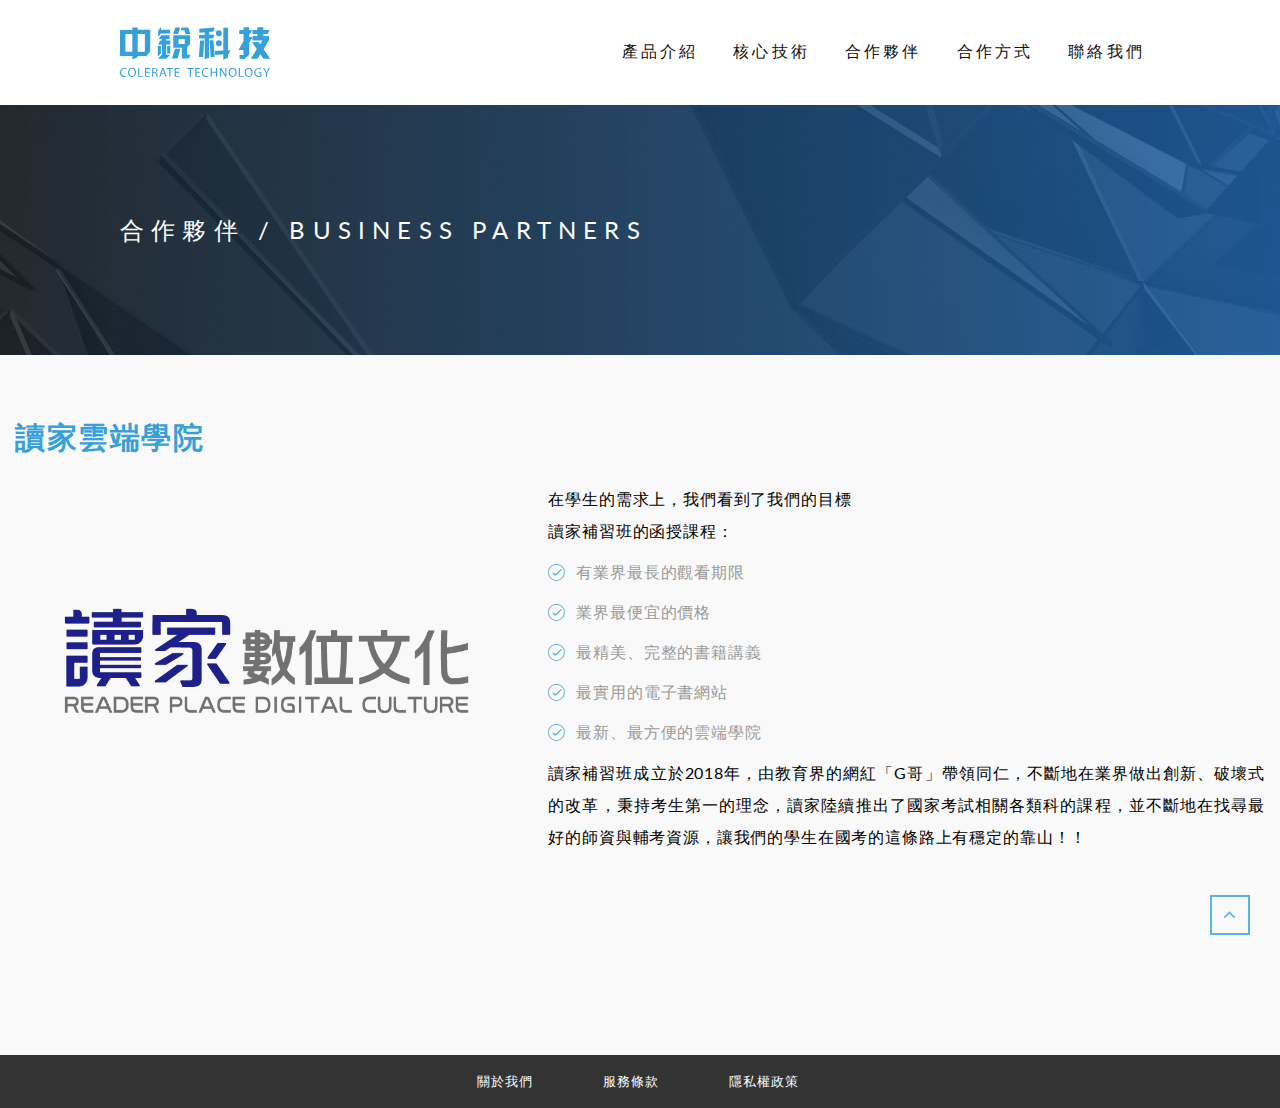
<file: partner.html>
<!DOCTYPE html>
<!--[if IE 8]>          <html class="ie ie8"> <![endif]-->
<!--[if IE 9]>          <html class="ie ie9"> <![endif]-->
<!--[if gt IE 9]><!-->
<html>
<!--<![endif]-->

<head>
  <!-- Meta -->
  <meta charset="utf-8">
  <meta name="keywords" content="HTML5 Template" />
  <meta name="description" content="">
  <meta name="author" content="">
  <title>中銳科技</title>
  <!-- Mobile Metas -->
  <meta name="viewport" content="width=device-width, initial-scale=1.0">
  <!-- Favicon -->
  <link rel="shortcut icon" href="./favicon.ico">
  <!-- CSS -->
  <link rel="stylesheet" href="css/font-awesome/css/font-awesome.css">
  <link rel="stylesheet" href="css/bootstrap.min.css">
  <link rel="stylesheet" href="css/prettyphoto.css">
  <link rel="stylesheet" href="css/pe-icon-7-stroke/css/pe-icon-7-stroke.css">
  <link rel="stylesheet" href="js/vendors/owl-carousel/owl.theme.css">
  <link rel="stylesheet" href="js/vendors/owl-carousel/owl.carousel.css">
  <link rel="stylesheet" href="js/vendors/owl-carousel/owl.transitions.css">
  <link rel="stylesheet" href="js/vendors/slick/slick.css">
  <link rel="stylesheet" href="css/style.css">
  <!-- Revslider CSS -->
  <link rel='stylesheet' href="js/revolution/css/settings.css" type="text/css">
  <link rel='stylesheet' href="js/revolution/css/layers.css" type="text/css">
  <link rel='stylesheet' href="js/revolution/css/navigation.css" type="text/css">
  <link rel='stylesheet' href="js/revolution/css/settings2.css" type="text/css">
  <link rel='stylesheet' href="js/revolution/css/settings3.css" type="text/css">
  <!-- Video BG -->
  <link rel='stylesheet' href="css/ytplayer.css" type="text/css">
  <link rel="stylesheet" href="css/aos.css">
  <!-- HTML5 Shim and Respond.js IE8 support of HTML5 elements and media queries -->
  <!-- WARNING: Respond.js doesn't work if you view the page via file:// -->
  <!--[if lt IE 9]>
        <script src="https://oss.maxcdn.com/libs/html5shiv/3.7.0/html5shiv.js"></script>
        <script src="https://oss.maxcdn.com/libs/respond.js/1.4.2/respond.min.js"></script>
        <![endif]-->
</head>

<body class="header-sticky">
  <!-- ****************** MOBILE MENU ******************* -->
  <div class="snap-drawers">
    <div class="snap-drawer snap-drawer-left">
      <div class="mobile-menu">
        <ul id="mobile-menu" class="menu">
          <li class="menu-item"> <a href="product.html">產品介紹</a> </li>
          <li class="menu-item"> <a href="Cerego.html" target="_blank">核心技術</a> </li>
          <li class="menu-item"> <a href="partner.html">合作夥伴</a> </li>
          <li class="menu-item"> <a href="index.html#cooperation">合作方式</a> </li>
          <li class="menu-item"> <a href="index.html#contact">聯絡我們</a> </li>
        </ul>
      </div>
    </div>
  </div>
  <!-- // END MOBILE MENU -->
  <div class="wrapper" id="wrapper">
    <!-- ****************** HEADER ******************* -->
    <div class="clearfix"></div>
    <header>
      <div class="container container-full">
        <div class="row">
          <div class="col-md-2 col-xs-10 logo"> <a href="./index.html"><img src="images/logo.svg" alt="" /
                style="width: 150px;"></a> </div>
          <div class="col-xs-2 hidden-md hidden-lg"> <i id="open-left" class="fa fa-navicon"></i> </div>
          <div class="col-md-10 hidden-xs hidden-sm">
            <nav id="site-navigation" class="main-navigation hidden-xs hidden-sm">
              <div>
                <div class="primary-menu pull-right">
                  <ul id="primary-menu" class="menu">
                    <li class="menu-item"> <a href="product.html">產品介紹</a> </li>
                    <li class="menu-item"> <a href="Cerego.html" target="_blank">核心技術</a> </li>
                    <li class="menu-item menu-item-has-children mega-menu"> <a href="partner.html">合作夥伴</a> </li>
                    <li class="menu-item menu-item-has-children"> <a href="index.html#cooperation">合作方式</a> </li>
                    <li class="menu-item menu-item-has-children mega-menu"> <a href="index.html#contact">聯絡我們</a> </li>
                  </ul>
                </div>
              </div>
            </nav>
          </div>
        </div>
      </div>
    </header>
    <!-- // HEADER -->
    <!-- ****************** PAGE HEADER ******************* -->
    <div class="big-title">
      <div class="container container-full">
        <div class="row">
          <div class="col-md-12 text-uppercase">
            <h1>合作夥伴 / BUSINESS PARTNERS</h1>
          </div>
        </div>
      </div>
    </div>
    <!-- ****************** PAGE CONTENT ******************* -->
    <div class="slider-content" style="background-color: #F9F9F9;">
      <div id="rev_slider_9_1_wrapper" class="rev_slider_wrapper fullscreen-container"
        style="background-color:transparent;padding:0px;">
        <div id="rev_slider_9_1" class="rev_slider fullscreenbanner" style="display:none;" data-version="5.1.3">
          <ul>
            <!-- SLIDE  -->
            <li id="partner1" data-index="rs-25" data-transition="fade"
              data-slotamount="default,default,default,default,default,default"
              data-easein="default,default,default,default,default,default"
              data-easeout="default,default,default,default,default,default"
              data-masterspeed="default,default,default,default,default,default" data-thumb="images/partner/2.png"
              data-rotate="0,0,0,0,0,0" data-saveperformance="off" data-title="讀家雲端學院" data-description="">
              <div class="row" id="row-1">
                <div class="col-md-12">
                  <div class="content">
                    <div id="post-404">
                      <div class="container blog-entry-content">
                        <div class="row">
                          <div class="col-sm-12">
                            <div class="wpb_wrapper">
                              <div class="postcontent-type03">
                                <article id="g" class="post type-post blog-entry">
                                  <div class="recent-posts__item row">
                                    <div class="col-md-12">
                                      <div>
                                        <h2>讀家雲端學院</h2>
                                      </div>
                                    </div>
                                    <div class="col-md-5 clear" style="transform:translateY(50%);"> <a
                                        href="./blog-single-standard.html"> <img src="images/partner/2.png"
                                          class="img-responsive" style="width:100%" alt="" /> </a> </div>
                                    <div class="col-md-7">
                                      <div class="blog-entry-excerpt">
                                        <p>在學生的需求上，我們看到了我們的目標<br>
                                          讀家補習班的函授課程：
                                        <div class="polygon-list type3">
                                          <ol>
                                            <li>有業界最長的觀看期限</li>
                                            <li>業界最便宜的價格</li>
                                            <li>最精美、完整的書籍講義</li>
                                            <li>最實用的電子書網站</li>
                                            <li>最新、最方便的雲端學院</li>
                                          </ol>
                                        </div>
                                        </p>
                                        <p>
                                          讀家補習班成立於2018年，由教育界的網紅「G哥」帶領同仁，不斷地在業界做出創新、破壞式的改革，秉持考生第一的理念，讀家陸續推出了國家考試相關各類科的課程，並不斷地在找尋最好的師資與輔考資源，讓我們的學生在國考的這條路上有穩定的靠山！！
                                        </p>

                                      </div>
                                    </div>
                                  </div>
                                </article>
                              </div>
                            </div>
                          </div>
                        </div>
                      </div>
                    </div>
                  </div>
                </div>
              </div>
            </li>
            <li id="partner2" data-index="rs-26"
              data-transition="fade,flyin,incube-horizontal,cube,cube-horizontal,boxslide"
              data-slotamount="default,default,default,default,default,default"
              data-easein="default,default,default,default,default,default"
              data-easeout="default,default,default,default,default,default"
              data-masterspeed="default,default,default,default,default,default" data-thumb="images/partner/3.jpg"
              data-rotate="0,0,0,0,0,0" data-saveperformance="off" data-title="鼎文公職" data-description="">
              <div class="row" id="row-1">
                <div class="col-md-12">
                  <div class="content" style="min-height: 674px;">
                    <div id="post-404">
                      <div class="container blog-entry-content">
                        <div class="row">
                          <div class="col-sm-12">
                            <div class="wpb_wrapper">
                              <div class="postcontent-type03">
                                <article id="g" class="post type-post blog-entry">
                                  <div class="recent-posts__item row">
                                    <div class="col-md-12">
                                      <div>
                                        <h2>鼎文公職</h2>
                                      </div>
                                    </div>
                                    <div class="col-md-5 clear"> <a href="./blog-single-standard.html"
                                        style="width: 100%;">
                                        <div class="pic" style="display:flex;justify-content: center;">

                                          <div class="img-responsive" style="text-align:center;background-image: url(images/partner/3.jpg);background-repeat:no-repeat;    height: 100%;
                                          width: 100%;
                                          background-size: contain;background-position: center;" id="mainpage"></div>

                                        </div>
                                      </a> </div>
                                    <div class="col-md-7">
                                      <div class="blog-entry-excerpt">
                                        <p>
                                          鼎文公職係為國內歷史悠久的公職輔考機構，聘請涵蓋金融、法政、理工、語文等各個專業領堿的優秀人才，撰寫授課講義、出版參考書籍，並藉由多元的輔考工具像是：影音課程、電子書、線上題庫等，透過虛實整合的方式增強考生的學習效果，歷年來幫助許多莘莘學子在競爭激烈的公職考試中，順利脫穎而出金榜題名!
                                          更有相當多的同學在各個不同的考試類別大放異彩，是孕育狀元的重要推手!
                                        </p>

                                      </div>
                                    </div>
                                  </div>
                                </article>
                              </div>
                            </div>
                          </div>
                        </div>
                      </div>
                    </div>
                  </div>
                </div>
              </div>
            </li>
            <li id="partner3" data-index="rs-26"
              data-transition="fade,flyin,incube-horizontal,cube,cube-horizontal,boxslide"
              data-slotamount="default,default,default,default,default,default"
              data-easein="default,default,default,default,default,default"
              data-easeout="default,default,default,default,default,default"
              data-masterspeed="default,default,default,default,default,default" data-thumb="images/partner/4.jpg"
              data-rotate="0,0,0,0,0,0" data-saveperformance="off" data-title="APPC" data-description="">
              <div class="row" id="row-1">
                <div class="col-md-12">
                  <div class="content" style="min-height: 674px;">
                    <div id="post-404">
                      <div class="container blog-entry-content">
                        <div class="row">
                          <div class="col-sm-12">
                            <div class="wpb_wrapper">
                              <div class="postcontent-type03">
                                <article id="g" class="post type-post blog-entry">
                                  <div class="recent-posts__item row">
                                    <div class="col-md-12">
                                      <div>
                                        <h2>APPC全民英檢</h2>
                                      </div>
                                    </div>
                                    <div class="col-md-5 clear"> <a href="./blog-single-standard.html"
                                        style="width: 100%;">
                                        <div class="pic" style="display:flex;justify-content: center;">

                                          <div class="img-responsive" style="text-align:center;background-image: url(images/partner/4.jpg);background-repeat:no-repeat;    height: 100%;
                                    width: 100%;
                                    background-size: contain;background-position: center;" id="mainpage"></div>

                                        </div>
                                      </a> </div>
                                    <div class="col-md-7">
                                      <div class="blog-entry-excerpt">
                                        <p>專業全民英檢出版股份有限公司（APPC）成立於2003年，是一家結合科技應用的數位出版公司，主要以出版英文學習教材為主。
                                          <br />在過去二十年來，我們陸續開發了一些英語教學工具，如AP
                                          Pen全方位英語教學評量筆及AP紙電腦等等。事實上，這些以輔助英語教學與評量而設計的工具及軟體，深受台灣教學人士的喜愛及使用，在台灣的小學及補教產業使用普及率超過30%。
                                          <br />而在2018年，我們研發了 Go Show機器人，結合了早期所開發的 AP Pen 光學感測技術，將程式碼圖卡化，讓學習者使用GoShow
                                          Robot並執行任務，使學習的方式更多元。事實上，此舉讓我們在2018年榮獲德國紐倫堡發明銀牌獎之殊榮。
                                          <br />然為了因應網路購物普及化，我們特別成立APPC英語家教電商購物平台，使得讀者購書更加便利。
                                        </p>

                                      </div>
                                    </div>
                                  </div>
                                </article>
                              </div>
                            </div>
                          </div>
                        </div>
                      </div>
                    </div>
                  </div>
                </div>
              </div>
            </li>
            <li id="partner4" data-index="rs-26"
              data-transition="fade,flyin,incube-horizontal,cube,cube-horizontal,boxslide"
              data-slotamount="default,default,default,default,default,default"
              data-easein="default,default,default,default,default,default"
              data-easeout="default,default,default,default,default,default"
              data-masterspeed="default,default,default,default,default,default" data-thumb="images/partner/5.png"
              data-rotate="0,0,0,0,0,0" data-saveperformance="off" data-title="APPC" data-description="">
              <div class="row" id="row-1">
                <div class="col-md-12">
                  <div class="content" style="min-height: 674px;">
                    <div id="post-404">
                      <div class="container blog-entry-content">
                        <div class="row">
                          <div class="col-sm-12">
                            <div class="wpb_wrapper">
                              <div class="postcontent-type03">
                                <article id="g" class="post type-post blog-entry">
                                  <div class="recent-posts__item row">
                                    <div class="col-md-12">
                                      <div>
                                        <h2>行動學習網</h2>
                                      </div>
                                    </div>
                                    <div class="col-md-5 clear"> <a href="./blog-single-standard.html"
                                        style="width: 100%;">
                                        <div class="pic" style="display:flex;justify-content: center;">

                                          <div class="img-responsive" style="text-align:center;background-image: url(images/partner/5.png);background-repeat:no-repeat;    height: 100%;
                                        width: 100%;
                                        background-size: contain;background-position: center;" id="mainpage"></div>

                                        </div>
                                      </a> </div>
                                    <div class="col-md-7">
                                      <div class="blog-entry-excerpt">
                                        <p>行動學習平台以「專業、用心、創新」的經營理念，深耕線上教育超過11年，擁有多元化課程橫跨升學考試、教職考試、
                                          執照考試、就業考試、公職考試、語言學習、企業培訓、命理學院、金融地產學院共9大類，為各界人士提供優質的線上教育服務。平台會員已突破34萬名，並幫助出許多優秀的學員達成人生的學習目標，學員踴躍分享行動學習帶來的便利與效果，累積許多佳績見證。
                                          未來，行動學習平台仍將秉持專業服務精神，透過虛實整合，朝向推廣線上學習x線下社群的目標繼續努力前進，更期許能達到全年齡無間斷學習，幫助各界人士實現學習成長的夢想！
                                        </p>

                                      </div>
                                    </div>
                                  </div>
                                </article>
                              </div>
                            </div>
                          </div>
                        </div>
                      </div>
                    </div>
                  </div>
                </div>
              </div>
            </li>
          </ul>
        </div>
      </div>
    </div>

    <!-- **************** COPYRIGHT ***************** -->
    <div class="copyright">
      <div class="container">
        <div class="row">

          <div class="col-md-6 col-lg-offset-4 info">
            <a href="about.html">關於我們</a><a href="service.html">服務條款</a><a href="privacy.html">隱私權政策</a>
          </div>
        </div>
      </div>
    </div>
    <!-- // COPYRIGHT -->
  </div>
  <a class="scrollup" title="Go to top"><i class="fa fa-angle-up"></i></a>
  <!-- Javascript -->
  <script src="js/jquery.js"></script>
  <script src="js/bootstrap.min.js"></script>
  <script src="js/vendors/owl-carousel/owl.carousel.min.js"></script>
  <script src="js/vendors/easypie/jquery.easypiechart.min.js"></script>
  <script src="js/vendors/slick/slick.min.js"></script>
  <script src="js/vendors/jquery.counterup.min.js"></script>
  <script src="js/vendors/waypoints.min.js"></script>
  <script src="js/vendors/tweecool.min.js"></script>
  <script src="js/vendors/snap.min.js"></script>
  <script src="js/vendors/jquery.prettyPhoto.js"></script>
  <script src="js/main.js"></script>
  <script src="js/vendors/isotope/isotope.pkgd.js"></script>
  <script src="js/vendors/isotope/main.js"></script>
  <script src="js/vendors/sticky/jquery.sticky.js"></script>
  <script src="js/vendors/sticky/main.js"></script>
  <!-- Revolution Slider -->
  <script type='text/javascript' src='js/revolution/js/jquery.themepunch.tools.min.js'></script>
  <script type='text/javascript' src='js/revolution/js/jquery.themepunch.revolution.min.js'></script>
  <script type='text/javascript' src='js/revolution/js/jquery.themepunch.essential.min.js'></script>
  <script type='text/javascript' src='js/revolution/js/extensions/jquery.themepunch.essential.min.js'></script>
  <script type="text/javascript" src="js/revolution/js/extensions/revolution.extension.slideanims.min.js"></script>
  <script type="text/javascript" src="js/revolution/js/extensions/revolution.extension.actions.min.js"></script>
  <script type="text/javascript" src="js/revolution/js/extensions/revolution.extension.layeranimation.min.js"></script>
  <script type="text/javascript" src="js/revolution/js/extensions/revolution.extension.navigation.min.js"></script>
  <script type="text/javascript" src="js/revolution/js/extensions/revolution.extension.parallax.min.js"></script>
  <script type="text/javascript" src="js/revolution/js/extensions/revolution.extension.video.min.js"></script>
  <script type="text/javascript" src="js/revolution/js/extensions/revolution.extension.kenburn.min.js"></script>
  <script type="text/javascript" src="js/revolution/js/extensions/revolution.extension.migration.min.js"></script>
  <script type="text/javascript" src="js/revolution/main.js"></script>
  <!-- Video BG -->
  <script src="js/vendors/ytplayer.min.js"></script>
  <script src="js/aos.js"></script>
  <script>
    AOS.init({
      easing: 'ease-in-out-sine'
    });

    //setInterval(addItem, 300);
    jQuery(document).ready(function () {

      /* initialize the slider based on the Slider's ID attribute from the wrapper above */
      jQuery('#rev_slider_9_1').show().revolution({
        minHeight: '700',
        transition: "fade",
        /* basic navigation arrows and bullets */
        navigation: {
          arrows: {
            enable: true,
            style: "hermes",
          },
          left: {
            container: 'slider',
            h_align: 'left',
            v_align: 'center',
            h_offset: -200,
            v_offset: 0
          },
        }
      });
    });
    revapi.one('revolution.slide.onloaded', function () {

      // console.log('slider loaded');

    });
    var itemsCounter = 1;
    var container = document.getElementById('aos-demo');

    function addItem() {
      if (itemsCounter > 42) return;
      var item = document.createElement('div');
      item.classList.add('aos-item');
      item.setAttribute('data-aos', 'fade-up');
      item.innerHTML = '<div class="aos-item__inner"><h3>' + itemsCounter + '</h3></div>';
      container.appendChild(item);
      itemsCounter++;
    }
  </script>
</body>

</html>
</file>
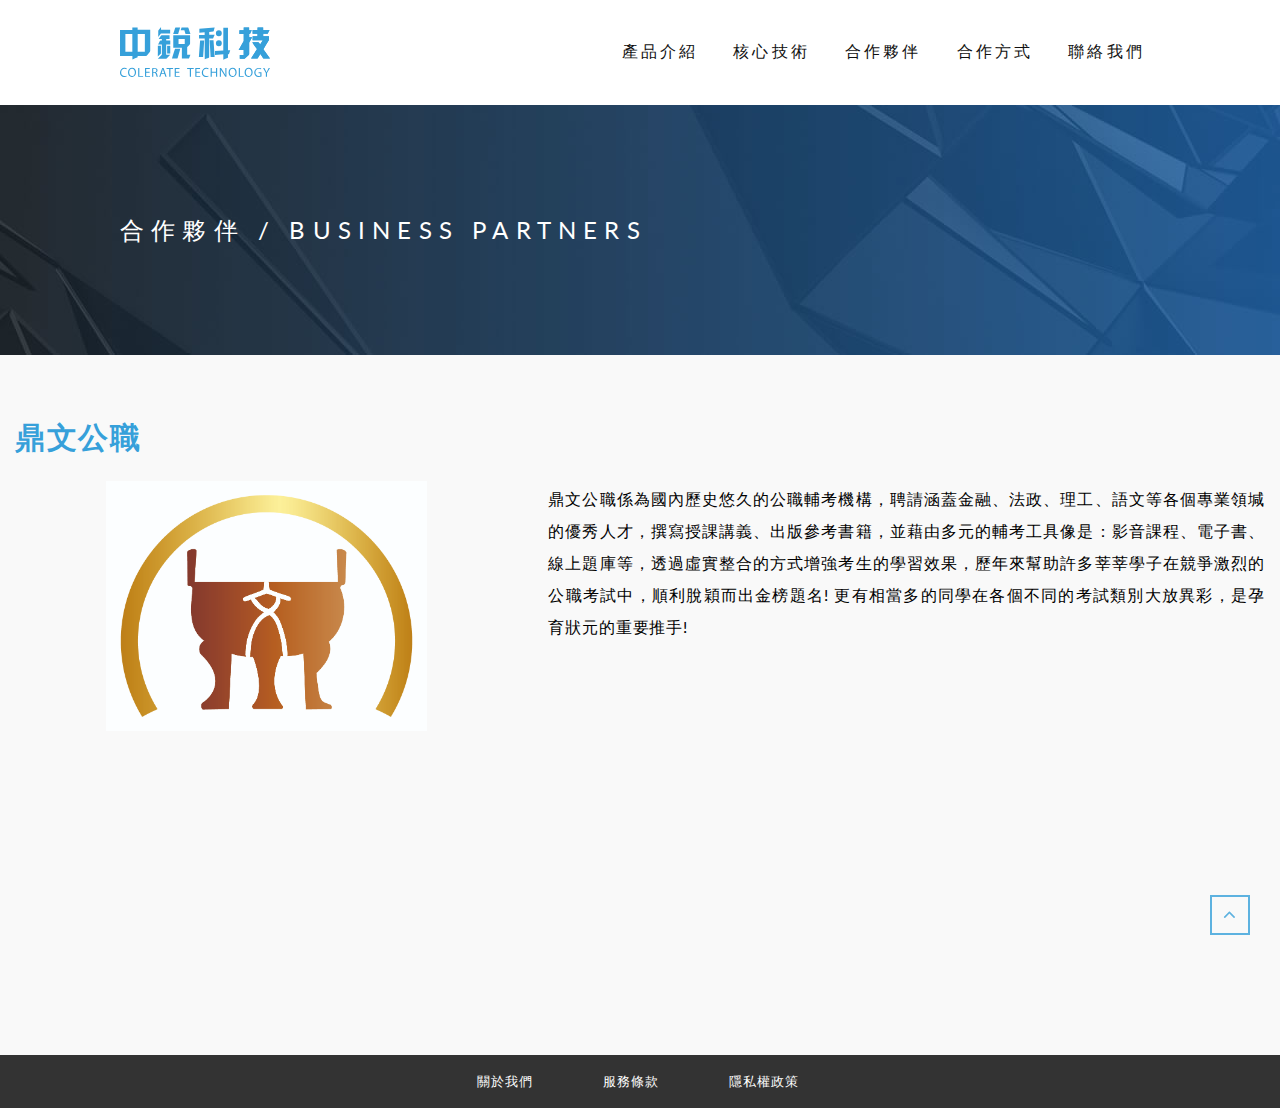
<file: partner2.html>
<!DOCTYPE html>
<!--[if IE 8]>          <html class="ie ie8"> <![endif]-->
<!--[if IE 9]>          <html class="ie ie9"> <![endif]-->
<!--[if gt IE 9]><!-->
<html>
<!--<![endif]-->

<head>
  <!-- Meta -->
  <meta charset="utf-8">
  <meta name="keywords" content="HTML5 Template" />
  <meta name="description" content="">
  <meta name="author" content="">
  <title>中銳科技</title>
  <!-- Mobile Metas -->
  <meta name="viewport" content="width=device-width, initial-scale=1.0">
  <!-- Favicon -->
  <link rel="shortcut icon" href="./favicon.ico">
  <!-- CSS -->
  <link rel="stylesheet" href="css/font-awesome/css/font-awesome.css">
  <link rel="stylesheet" href="css/bootstrap.min.css">
  <link rel="stylesheet" href="css/prettyphoto.css">
  <link rel="stylesheet" href="css/pe-icon-7-stroke/css/pe-icon-7-stroke.css">
  <link rel="stylesheet" href="js/vendors/owl-carousel/owl.theme.css">
  <link rel="stylesheet" href="js/vendors/owl-carousel/owl.carousel.css">
  <link rel="stylesheet" href="js/vendors/owl-carousel/owl.transitions.css">
  <link rel="stylesheet" href="js/vendors/slick/slick.css">
  <link rel="stylesheet" href="css/style.css">
  <!-- Revslider CSS -->
  <link rel='stylesheet' href="js/revolution/css/settings.css" type="text/css">
  <link rel='stylesheet' href="js/revolution/css/layers.css" type="text/css">
  <link rel='stylesheet' href="js/revolution/css/navigation.css" type="text/css">
  <link rel='stylesheet' href="js/revolution/css/settings2.css" type="text/css">
  <link rel='stylesheet' href="js/revolution/css/settings3.css" type="text/css">
  <!-- Video BG -->
  <link rel='stylesheet' href="css/ytplayer.css" type="text/css">
  <link rel="stylesheet" href="css/aos.css">
  <!-- HTML5 Shim and Respond.js IE8 support of HTML5 elements and media queries -->
  <!-- WARNING: Respond.js doesn't work if you view the page via file:// -->
  <!--[if lt IE 9]>
        <script src="https://oss.maxcdn.com/libs/html5shiv/3.7.0/html5shiv.js"></script>
        <script src="https://oss.maxcdn.com/libs/respond.js/1.4.2/respond.min.js"></script>
        <![endif]-->
</head>

<body class="header-sticky">
  <!-- ****************** MOBILE MENU ******************* -->
  <div class="snap-drawers">
    <div class="snap-drawer snap-drawer-left">
      <div class="mobile-menu">
        <ul id="mobile-menu" class="menu">
          <li class="menu-item"> <a href="product.html">產品介紹</a> </li>
          <li class="menu-item"> <a href="Cerego.html" target="_blank">核心技術</a> </li>
          <li class="menu-item"> <a href="partner.html">合作夥伴</a> </li>
          <li class="menu-item"> <a href="index.html#cooperation">合作方式</a> </li>
          <li class="menu-item"> <a href="index.html#contact">聯絡我們</a> </li>
        </ul>
      </div>
    </div>
  </div>
  <!-- // END MOBILE MENU -->
  <div class="wrapper" id="wrapper">
    <!-- ****************** HEADER ******************* -->
    <div class="clearfix"></div>
    <header>
      <div class="container container-full">
        <div class="row">
          <div class="col-md-2 col-xs-10 logo"> <a href="./index.html"><img src="images/logo.svg" alt="" /
                style="width: 150px;"></a> </div>
          <div class="col-xs-2 hidden-md hidden-lg"> <i id="open-left" class="fa fa-navicon"></i> </div>
          <div class="col-md-10 hidden-xs hidden-sm">
            <nav id="site-navigation" class="main-navigation hidden-xs hidden-sm">
              <div>
                <div class="primary-menu pull-right">
                  <ul id="primary-menu" class="menu">
                    <li class="menu-item"> <a href="product.html">產品介紹</a> </li>
                    <li class="menu-item"> <a href="Cerego.html" target="_blank">核心技術</a> </li>
                    <li class="menu-item menu-item-has-children mega-menu"> <a href="partner.html">合作夥伴</a> </li>
                    <li class="menu-item menu-item-has-children"> <a href="index.html#cooperation">合作方式</a> </li>
                    <li class="menu-item menu-item-has-children mega-menu"> <a href="index.html#contact">聯絡我們</a> </li>
                  </ul>
                </div>
              </div>
            </nav>
          </div>
        </div>
      </div>
    </header>
    <!-- // HEADER -->
    <!-- ****************** PAGE HEADER ******************* -->
    <div class="big-title">
      <div class="container container-full">
        <div class="row">
          <div class="col-md-12 text-uppercase">
            <h1>合作夥伴 / BUSINESS PARTNERS</h1>
          </div>
        </div>
      </div>
    </div>
    <!-- ****************** PAGE CONTENT ******************* -->
    <div class="slider-content" style="background-color: #F9F9F9;">
      <div id="rev_slider_9_1_wrapper" class="rev_slider_wrapper fullscreen-container"
        style="background-color:transparent;padding:0px;">
        <div id="rev_slider_9_1" class="rev_slider fullscreenbanner" style="display:none;" data-version="5.1.3">
          <ul>
            <!-- SLIDE  -->

            <li id="partner2" data-index="rs-26"
              data-transition="fade,flyin,incube-horizontal,cube,cube-horizontal,boxslide"
              data-slotamount="default,default,default,default,default,default"
              data-easein="default,default,default,default,default,default"
              data-easeout="default,default,default,default,default,default"
              data-masterspeed="default,default,default,default,default,default" data-thumb="images/partner/3.jpg"
              data-rotate="0,0,0,0,0,0" data-saveperformance="off" data-title="鼎文公職" data-description="">
              <div class="row" id="row-1">
                <div class="col-md-12">
                  <div class="content" style="min-height: 674px;">
                    <div id="post-404">
                      <div class="container blog-entry-content">
                        <div class="row">
                          <div class="col-sm-12">
                            <div class="wpb_wrapper">
                              <div class="postcontent-type03">
                                <article id="g" class="post type-post blog-entry">
                                  <div class="recent-posts__item row">
                                    <div class="col-md-12">
                                      <div>
                                        <h2>鼎文公職</h2>
                                      </div>
                                    </div>
                                    <div class="col-md-5 clear"> <a href="./blog-single-standard.html"
                                        style="width: 100%;">
                                        <div class="pic" style="display:flex;justify-content: center;">

                                          <div class="img-responsive" style="text-align:center;background-image: url(images/partner/3.jpg);background-repeat:no-repeat;    height: 100%;
                                          width: 100%;
                                          background-size: contain;background-position: center;" id="mainpage"></div>

                                        </div>
                                      </a> </div>
                                    <div class="col-md-7">
                                      <div class="blog-entry-excerpt">
                                        <p>
                                          鼎文公職係為國內歷史悠久的公職輔考機構，聘請涵蓋金融、法政、理工、語文等各個專業領堿的優秀人才，撰寫授課講義、出版參考書籍，並藉由多元的輔考工具像是：影音課程、電子書、線上題庫等，透過虛實整合的方式增強考生的學習效果，歷年來幫助許多莘莘學子在競爭激烈的公職考試中，順利脫穎而出金榜題名!
                                          更有相當多的同學在各個不同的考試類別大放異彩，是孕育狀元的重要推手!
                                        </p>

                                      </div>
                                    </div>
                                  </div>
                                </article>
                              </div>
                            </div>
                          </div>
                        </div>
                      </div>
                    </div>
                  </div>
                </div>
              </div>
            </li>

            <li id="partner3" data-index="rs-26"
              data-transition="fade,flyin,incube-horizontal,cube,cube-horizontal,boxslide"
              data-slotamount="default,default,default,default,default,default"
              data-easein="default,default,default,default,default,default"
              data-easeout="default,default,default,default,default,default"
              data-masterspeed="default,default,default,default,default,default" data-thumb="images/partner/4.jpg"
              data-rotate="0,0,0,0,0,0" data-saveperformance="off" data-title="APPC" data-description="">
              <div class="row" id="row-1">
                <div class="col-md-12">
                  <div class="content" style="min-height: 674px;">
                    <div id="post-404">
                      <div class="container blog-entry-content">
                        <div class="row">
                          <div class="col-sm-12">
                            <div class="wpb_wrapper">
                              <div class="postcontent-type03">
                                <article id="g" class="post type-post blog-entry">
                                  <div class="recent-posts__item row">
                                    <div class="col-md-12">
                                      <div>
                                        <h2>APPC全民英檢</h2>
                                      </div>
                                    </div>
                                    <div class="col-md-5 clear"> <a href="./blog-single-standard.html"
                                        style="width: 100%;">
                                        <div class="pic" style="display:flex;justify-content: center;">

                                          <div class="img-responsive" style="text-align:center;background-image: url(images/partner/4.jpg);background-repeat:no-repeat;    height: 100%;
                                        width: 100%;
                                        background-size: contain;background-position: center;" id="mainpage"></div>

                                        </div>
                                      </a> </div>
                                    <div class="col-md-7">
                                      <div class="blog-entry-excerpt">
                                        <p>專業全民英檢出版股份有限公司（APPC）成立於2003年，是一家結合科技應用的數位出版公司，主要以出版英文學習教材為主。
                                          <br />在過去二十年來，我們陸續開發了一些英語教學工具，如AP
                                          Pen全方位英語教學評量筆及AP紙電腦等等。事實上，這些以輔助英語教學與評量而設計的工具及軟體，深受台灣教學人士的喜愛及使用，在台灣的小學及補教產業使用普及率超過30%。
                                          <br />而在2018年，我們研發了 Go Show機器人，結合了早期所開發的 AP Pen 光學感測技術，將程式碼圖卡化，讓學習者使用GoShow
                                          Robot並執行任務，使學習的方式更多元。事實上，此舉讓我們在2018年榮獲德國紐倫堡發明銀牌獎之殊榮。
                                          <br />然為了因應網路購物普及化，我們特別成立APPC英語家教電商購物平台，使得讀者購書更加便利。
                                        </p>

                                      </div>
                                    </div>
                                  </div>
                                </article>
                              </div>
                            </div>
                          </div>
                        </div>
                      </div>
                    </div>
                  </div>
                </div>
              </div>
            </li>
            <li id="partner4" data-index="rs-26"
              data-transition="fade,flyin,incube-horizontal,cube,cube-horizontal,boxslide"
              data-slotamount="default,default,default,default,default,default"
              data-easein="default,default,default,default,default,default"
              data-easeout="default,default,default,default,default,default"
              data-masterspeed="default,default,default,default,default,default" data-thumb="images/partner/4.jpg"
              data-rotate="0,0,0,0,0,0" data-saveperformance="off" data-title="APPC" data-description="">
              <div class="row" id="row-1">
                <div class="col-md-12">
                  <div class="content" style="min-height: 674px;">
                    <div id="post-404">
                      <div class="container blog-entry-content">
                        <div class="row">
                          <div class="col-sm-12">
                            <div class="wpb_wrapper">
                              <div class="postcontent-type03">
                                <article id="g" class="post type-post blog-entry">
                                  <div class="recent-posts__item row">
                                    <div class="col-md-12">
                                      <div>
                                        <h2>行動學習網</h2>
                                      </div>
                                    </div>
                                    <div class="col-md-5 clear"> <a href="./blog-single-standard.html"
                                        style="width: 100%;">
                                        <div class="pic" style="display:flex;justify-content: center;">

                                          <div class="img-responsive" style="text-align:center;background-image: url(images/partner/5.png);background-repeat:no-repeat;    height: 100%;
                                        width: 100%;
                                        background-size: contain;background-position: center;" id="mainpage"></div>

                                        </div>
                                      </a> </div>
                                    <div class="col-md-7">
                                      <div class="blog-entry-excerpt">

                                        <p>行動學習平台以「專業、用心、創新」的經營理念，深耕線上教育超過11年，擁有多元化課程橫跨升學考試、教職考試、
                                          執照考試、就業考試、公職考試、語言學習、企業培訓、命理學院、金融地產學院共9大類，為各界人士提供優質的線上教育服務。平台會員已突破34萬名，並幫助出許多優秀的學員達成人生的學習目標，學員踴躍分享行動學習帶來的便利與效果，累積許多佳績見證。
                                          未來，行動學習平台仍將秉持專業服務精神，透過虛實整合，朝向推廣線上學習x線下社群的目標繼續努力前進，更期許能達到全年齡無間斷學習，幫助各界人士實現學習成長的夢想！
                                        </p>

                                      </div>
                                    </div>
                                  </div>
                                </article>
                              </div>
                            </div>
                          </div>
                        </div>
                      </div>
                    </div>
                  </div>
                </div>
              </div>
            </li>
            <li id="partner1" data-index="rs-27"
              data-transition="fade,flyin,incube-horizontal,cube,cube-horizontal,boxslide"
              data-slotamount="default,default,default,default,default,default"
              data-easein="default,default,default,default,default,default"
              data-easeout="default,default,default,default,default,default"
              data-masterspeed="default,default,default,default,default,default" data-thumb="images/partner/2.png"
              data-rotate="0,0,0,0,0,0" data-saveperformance="off" data-title="讀家雲端學院" data-description="">
              <div class="row" id="row-1">
                <div class="col-md-12">
                  <div class="content">
                    <div id="post-404">
                      <div class="container blog-entry-content">
                        <div class="row">
                          <div class="col-sm-12">
                            <div class="wpb_wrapper">
                              <div class="postcontent-type03">
                                <article id="g" class="post type-post blog-entry">
                                  <div class="recent-posts__item row">
                                    <div class="col-md-12">
                                      <div>
                                        <h2>讀家雲端學院</h2>
                                      </div>
                                    </div>
                                    <div class="col-md-5 clear" style="transform:translateY(50%);"> <a
                                        href="./blog-single-standard.html"> <img src="images/partner/2.png"
                                          class="img-responsive" style="width:100%" alt="" /> </a> </div>
                                    <div class="col-md-7">
                                      <div class="blog-entry-excerpt">
                                        <p>在學生的需求上，我們看到了我們的目標<br>
                                          讀家補習班的函授課程：
                                        <div class="polygon-list type3">
                                          <ol>
                                            <li>有業界最長的觀看期限</li>
                                            <li>業界最便宜的價格</li>
                                            <li>最精美、完整的書籍講義</li>
                                            <li>最實用的電子書網站</li>
                                            <li>最新、最方便的雲端學院</li>
                                          </ol>
                                        </div>
                                        </p>
                                        <p>
                                          讀家補習班成立於2018年，由教育界的網紅「G哥」帶領同仁，不斷地在業界做出創新、破壞式的改革，秉持考生第一的理念，讀家陸續推出了國家考試相關各類科的課程，並不斷地在找尋最好的師資與輔考資源，讓我們的學生在國考的這條路上有穩定的靠山！！
                                        </p>
                                      </div>
                                    </div>
                                  </div>
                                </article>
                              </div>
                            </div>
                          </div>
                        </div>
                      </div>
                    </div>
                  </div>
                </div>
              </div>
            </li>
          </ul>
        </div>
      </div>
    </div>

    <!-- **************** COPYRIGHT ***************** -->
    <div class="copyright">
      <div class="container">
        <div class="row">

          <div class="col-md-6 col-lg-offset-4 info">
            <a href="about.html">關於我們</a><a href="service.html">服務條款</a><a href="privacy.html">隱私權政策</a>
          </div>
        </div>
      </div>
    </div>
    <!-- // COPYRIGHT -->
  </div>
  <a class="scrollup" title="Go to top"><i class="fa fa-angle-up"></i></a>
  <!-- Javascript -->
  <script src="js/jquery.js"></script>
  <script src="js/bootstrap.min.js"></script>
  <script src="js/vendors/owl-carousel/owl.carousel.min.js"></script>
  <script src="js/vendors/easypie/jquery.easypiechart.min.js"></script>
  <script src="js/vendors/slick/slick.min.js"></script>
  <script src="js/vendors/jquery.counterup.min.js"></script>
  <script src="js/vendors/waypoints.min.js"></script>
  <script src="js/vendors/tweecool.min.js"></script>
  <script src="js/vendors/snap.min.js"></script>
  <script src="js/vendors/jquery.prettyPhoto.js"></script>
  <script src="js/main.js"></script>
  <script src="js/vendors/isotope/isotope.pkgd.js"></script>
  <script src="js/vendors/isotope/main.js"></script>
  <script src="js/vendors/sticky/jquery.sticky.js"></script>
  <script src="js/vendors/sticky/main.js"></script>
  <!-- Revolution Slider -->
  <script type='text/javascript' src='js/revolution/js/jquery.themepunch.tools.min.js'></script>
  <script type='text/javascript' src='js/revolution/js/jquery.themepunch.revolution.min.js'></script>
  <script type='text/javascript' src='js/revolution/js/jquery.themepunch.essential.min.js'></script>
  <script type='text/javascript' src='js/revolution/js/extensions/jquery.themepunch.essential.min.js'></script>
  <script type="text/javascript" src="js/revolution/js/extensions/revolution.extension.slideanims.min.js"></script>
  <script type="text/javascript" src="js/revolution/js/extensions/revolution.extension.actions.min.js"></script>
  <script type="text/javascript" src="js/revolution/js/extensions/revolution.extension.layeranimation.min.js"></script>
  <script type="text/javascript" src="js/revolution/js/extensions/revolution.extension.navigation.min.js"></script>
  <script type="text/javascript" src="js/revolution/js/extensions/revolution.extension.parallax.min.js"></script>
  <script type="text/javascript" src="js/revolution/js/extensions/revolution.extension.video.min.js"></script>
  <script type="text/javascript" src="js/revolution/js/extensions/revolution.extension.kenburn.min.js"></script>
  <script type="text/javascript" src="js/revolution/js/extensions/revolution.extension.migration.min.js"></script>
  <script type="text/javascript" src="js/revolution/main.js"></script>
  <!-- Video BG -->
  <script src="js/vendors/ytplayer.min.js"></script>
  <script src="js/aos.js"></script>
  <script>
    AOS.init({
      easing: 'ease-in-out-sine'
    });

    //setInterval(addItem, 300);
    jQuery(document).ready(function () {

      /* initialize the slider based on the Slider's ID attribute from the wrapper above */
      jQuery('#rev_slider_9_1').show().revolution({
        minHeight: '700',

        /* basic navigation arrows and bullets */
        navigation: {
          arrows: {
            enable: true,
            style: "hermes",
          },
          left: {
            container: 'slider',
            h_align: 'left',
            v_align: 'center',
            h_offset: -200,
            v_offset: 0
          },
        }
      });
    });
    revapi.one('revolution.slide.onloaded', function () {

      // console.log('slider loaded');

    });
    var itemsCounter = 1;
    var container = document.getElementById('aos-demo');


    function addItem() {
      if (itemsCounter > 42) return;
      var item = document.createElement('div');
      item.classList.add('aos-item');
      item.setAttribute('data-aos', 'fade-up');
      item.innerHTML = '<div class="aos-item__inner"><h3>' + itemsCounter + '</h3></div>';
      container.appendChild(item);
      itemsCounter++;
    }
  </script>
</body>

</html>
</file>
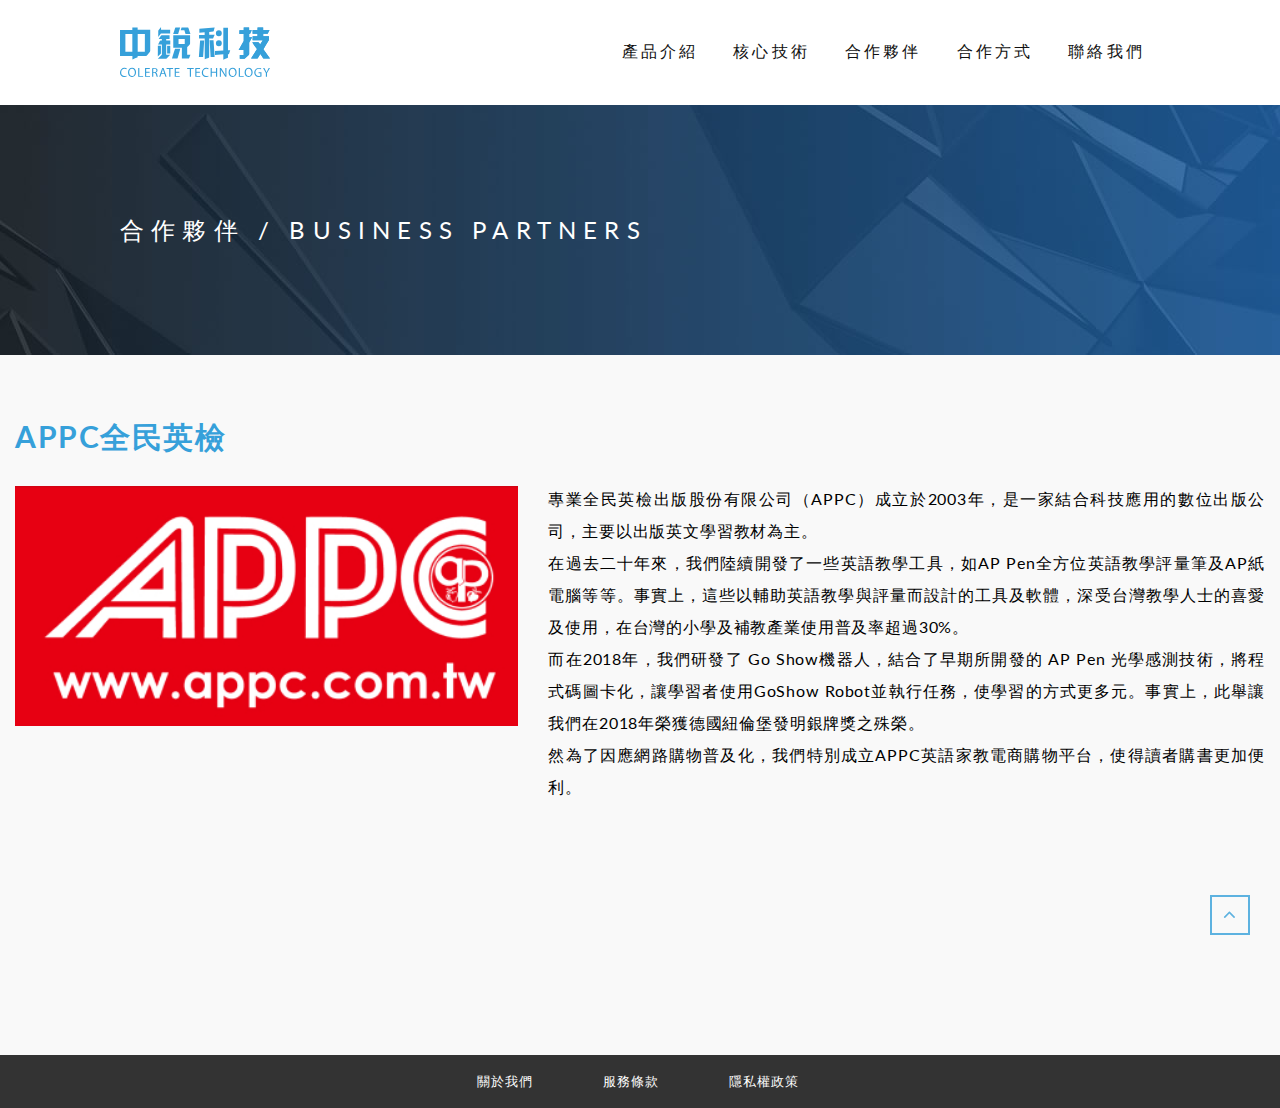
<file: partner3.html>
<!DOCTYPE html>
<!--[if IE 8]>          <html class="ie ie8"> <![endif]-->
<!--[if IE 9]>          <html class="ie ie9"> <![endif]-->
<!--[if gt IE 9]><!-->
<html>
<!--<![endif]-->

<head>
    <!-- Meta -->
    <meta charset="utf-8">
    <meta name="keywords" content="HTML5 Template" />
    <meta name="description" content="">
    <meta name="author" content="">
    <title>中銳科技</title>
    <!-- Mobile Metas -->
    <meta name="viewport" content="width=device-width, initial-scale=1.0">
    <!-- Favicon -->
    <link rel="shortcut icon" href="./favicon.ico">
    <!-- CSS -->
    <link rel="stylesheet" href="css/font-awesome/css/font-awesome.css">
    <link rel="stylesheet" href="css/bootstrap.min.css">
    <link rel="stylesheet" href="css/prettyphoto.css">
    <link rel="stylesheet" href="css/pe-icon-7-stroke/css/pe-icon-7-stroke.css">
    <link rel="stylesheet" href="js/vendors/owl-carousel/owl.theme.css">
    <link rel="stylesheet" href="js/vendors/owl-carousel/owl.carousel.css">
    <link rel="stylesheet" href="js/vendors/owl-carousel/owl.transitions.css">
    <link rel="stylesheet" href="js/vendors/slick/slick.css">
    <link rel="stylesheet" href="css/style.css">
    <!-- Revslider CSS -->
    <link rel='stylesheet' href="js/revolution/css/settings.css" type="text/css">
    <link rel='stylesheet' href="js/revolution/css/layers.css" type="text/css">
    <link rel='stylesheet' href="js/revolution/css/navigation.css" type="text/css">
    <link rel='stylesheet' href="js/revolution/css/settings2.css" type="text/css">
    <link rel='stylesheet' href="js/revolution/css/settings3.css" type="text/css">
    <!-- Video BG -->
    <link rel='stylesheet' href="css/ytplayer.css" type="text/css">
    <link rel="stylesheet" href="css/aos.css">
    <!-- HTML5 Shim and Respond.js IE8 support of HTML5 elements and media queries -->
    <!-- WARNING: Respond.js doesn't work if you view the page via file:// -->
    <!--[if lt IE 9]>
        <script src="https://oss.maxcdn.com/libs/html5shiv/3.7.0/html5shiv.js"></script>
        <script src="https://oss.maxcdn.com/libs/respond.js/1.4.2/respond.min.js"></script>
        <![endif]-->
</head>

<body class="header-sticky">
    <!-- ****************** MOBILE MENU ******************* -->
    <div class="snap-drawers">
        <div class="snap-drawer snap-drawer-left">
            <div class="mobile-menu">
                <ul id="mobile-menu" class="menu">
                    <li class="menu-item"> <a href="product.html">產品介紹</a> </li>
                    <li class="menu-item"> <a href="Cerego.html" target="_blank">核心技術</a> </li>
                    <li class="menu-item"> <a href="partner.html">合作夥伴</a> </li>
                    <li class="menu-item"> <a href="index.html#cooperation">合作方式</a> </li>
                    <li class="menu-item"> <a href="index.html#contact">聯絡我們</a> </li>
                </ul>
            </div>
        </div>
    </div>
    <!-- // END MOBILE MENU -->
    <div class="wrapper" id="wrapper">
        <!-- ****************** HEADER ******************* -->
        <div class="clearfix"></div>
        <header>
            <div class="container container-full">
                <div class="row">
                    <div class="col-md-2 col-xs-10 logo"> <a href="./index.html"><img src="images/logo.svg" alt="" /
                                style="width: 150px;"></a> </div>
                    <div class="col-xs-2 hidden-md hidden-lg"> <i id="open-left" class="fa fa-navicon"></i> </div>
                    <div class="col-md-10 hidden-xs hidden-sm">
                        <nav id="site-navigation" class="main-navigation hidden-xs hidden-sm">
                            <div>
                                <div class="primary-menu pull-right">
                                    <ul id="primary-menu" class="menu">
                                        <li class="menu-item"> <a href="product.html">產品介紹</a> </li>
                                        <li class="menu-item"> <a href="Cerego.html" target="_blank">核心技術</a> </li>
                                        <li class="menu-item menu-item-has-children mega-menu"> <a
                                                href="partner.html">合作夥伴</a> </li>
                                        <li class="menu-item menu-item-has-children"> <a
                                                href="index.html#cooperation">合作方式</a> </li>
                                        <li class="menu-item menu-item-has-children mega-menu"> <a
                                                href="index.html#contact">聯絡我們</a> </li>
                                    </ul>
                                </div>
                            </div>
                        </nav>
                    </div>
                </div>
            </div>
        </header>
        <!-- // HEADER -->
        <!-- ****************** PAGE HEADER ******************* -->
        <div class="big-title">
            <div class="container container-full">
                <div class="row">
                    <div class="col-md-12 text-uppercase">
                        <h1>合作夥伴 / BUSINESS PARTNERS</h1>
                    </div>
                </div>
            </div>
        </div>
        <!-- ****************** PAGE CONTENT ******************* -->
        <div class="slider-content" style="background-color: #F9F9F9;">
            <div id="rev_slider_9_1_wrapper" class="rev_slider_wrapper fullscreen-container"
                style="background-color:transparent;padding:0px;">
                <div id="rev_slider_9_1" class="rev_slider fullscreenbanner" style="display:none;" data-version="5.1.3">
                    <ul>
                        <!-- SLIDE  -->
                        <li id="partner3" data-index="rs-26"
                            data-transition="fade,flyin,incube-horizontal,cube,cube-horizontal,boxslide"
                            data-slotamount="default,default,default,default,default,default"
                            data-easein="default,default,default,default,default,default"
                            data-easeout="default,default,default,default,default,default"
                            data-masterspeed="default,default,default,default,default,default"
                            data-thumb="images/partner/4.jpg" data-rotate="0,0,0,0,0,0" data-saveperformance="off"
                            data-title="APPC" data-description="">
                            <div class="row" id="row-1">
                                <div class="col-md-12">
                                    <div class="content" style="min-height: 674px;">
                                        <div id="post-404">
                                            <div class="container blog-entry-content">
                                                <div class="row">
                                                    <div class="col-sm-12">
                                                        <div class="wpb_wrapper">
                                                            <div class="postcontent-type03">
                                                                <article id="g" class="post type-post blog-entry">
                                                                    <div class="recent-posts__item row">
                                                                        <div class="col-md-12">
                                                                            <div>
                                                                                <h2>APPC全民英檢</h2>
                                                                            </div>
                                                                        </div>
                                                                        <div class="col-md-5 clear"> <a
                                                                                href="./blog-single-standard.html"
                                                                                style="width: 100%;">
                                                                                <div class="pic"
                                                                                    style="display:flex;justify-content: center;">

                                                                                    <div class="img-responsive" style="text-align:center;background-image: url(images/partner/4.jpg);background-repeat:no-repeat;    height: 100%;
                                        width: 100%;
                                        background-size: contain;background-position: center;" id="mainpage"></div>

                                                                                </div>
                                                                            </a> </div>
                                                                        <div class="col-md-7">
                                                                            <div class="blog-entry-excerpt">
                                                                                <p>專業全民英檢出版股份有限公司（APPC）成立於2003年，是一家結合科技應用的數位出版公司，主要以出版英文學習教材為主。
                                                                                    <br />在過去二十年來，我們陸續開發了一些英語教學工具，如AP
                                                                                    Pen全方位英語教學評量筆及AP紙電腦等等。事實上，這些以輔助英語教學與評量而設計的工具及軟體，深受台灣教學人士的喜愛及使用，在台灣的小學及補教產業使用普及率超過30%。
                                                                                    <br />而在2018年，我們研發了 Go
                                                                                    Show機器人，結合了早期所開發的 AP Pen
                                                                                    光學感測技術，將程式碼圖卡化，讓學習者使用GoShow
                                                                                    Robot並執行任務，使學習的方式更多元。事實上，此舉讓我們在2018年榮獲德國紐倫堡發明銀牌獎之殊榮。
                                                                                    <br />然為了因應網路購物普及化，我們特別成立APPC英語家教電商購物平台，使得讀者購書更加便利。
                                                                                </p>

                                                                            </div>
                                                                        </div>
                                                                    </div>
                                                                </article>
                                                            </div>
                                                        </div>
                                                    </div>
                                                </div>
                                            </div>
                                        </div>
                                    </div>
                                </div>
                            </div>
                        </li>
                        <li id="partner4" data-index="rs-26"
                            data-transition="fade,flyin,incube-horizontal,cube,cube-horizontal,boxslide"
                            data-slotamount="default,default,default,default,default,default"
                            data-easein="default,default,default,default,default,default"
                            data-easeout="default,default,default,default,default,default"
                            data-masterspeed="default,default,default,default,default,default"
                            data-thumb="images/partner/4.jpg" data-rotate="0,0,0,0,0,0" data-saveperformance="off"
                            data-title="APPC" data-description="">
                            <div class="row" id="row-1">
                                <div class="col-md-12">
                                    <div class="content" style="min-height: 674px;">
                                        <div id="post-404">
                                            <div class="container blog-entry-content">
                                                <div class="row">
                                                    <div class="col-sm-12">
                                                        <div class="wpb_wrapper">
                                                            <div class="postcontent-type03">
                                                                <article id="g" class="post type-post blog-entry">
                                                                    <div class="recent-posts__item row">
                                                                        <div class="col-md-12">
                                                                            <div>
                                                                                <h2>行動學習網</h2>
                                                                            </div>
                                                                        </div>
                                                                        <div class="col-md-5 clear"> <a
                                                                                href="./blog-single-standard.html"
                                                                                style="width: 100%;">
                                                                                <div class="pic"
                                                                                    style="display:flex;justify-content: center;">

                                                                                    <div class="img-responsive" style="text-align:center;background-image: url(images/partner/5.png);background-repeat:no-repeat;    height: 100%;
                                    width: 100%;
                                    background-size: contain;background-position: center;" id="mainpage"></div>

                                                                                </div>
                                                                            </a> </div>
                                                                        <div class="col-md-7">
                                                                            <div class="blog-entry-excerpt">

                                                                                <p>行動學習平台以「專業、用心、創新」的經營理念，深耕線上教育超過11年，擁有多元化課程橫跨升學考試、教職考試、
                                                                                    執照考試、就業考試、公職考試、語言學習、企業培訓、命理學院、金融地產學院共9大類，為各界人士提供優質的線上教育服務。平台會員已突破34萬名，並幫助出許多優秀的學員達成人生的學習目標，學員踴躍分享行動學習帶來的便利與效果，累積許多佳績見證。
                                                                                    未來，行動學習平台仍將秉持專業服務精神，透過虛實整合，朝向推廣線上學習x線下社群的目標繼續努力前進，更期許能達到全年齡無間斷學習，幫助各界人士實現學習成長的夢想！
                                                                                </p>

                                                                            </div>
                                                                        </div>
                                                                    </div>
                                                                </article>
                                                            </div>
                                                        </div>
                                                    </div>
                                                </div>
                                            </div>
                                        </div>
                                    </div>
                                </div>
                            </div>
                        </li>
                        <li id="partner1" data-index="rs-27"
                            data-transition="fade,flyin,incube-horizontal,cube,cube-horizontal,boxslide"
                            data-slotamount="default,default,default,default,default,default"
                            data-easein="default,default,default,default,default,default"
                            data-easeout="default,default,default,default,default,default"
                            data-masterspeed="default,default,default,default,default,default"
                            data-thumb="images/partner/2.png" data-rotate="0,0,0,0,0,0" data-saveperformance="off"
                            data-title="讀家雲端學院" data-description="">
                            <div class="row" id="row-1">
                                <div class="col-md-12">
                                    <div class="content">
                                        <div id="post-404">
                                            <div class="container blog-entry-content">
                                                <div class="row">
                                                    <div class="col-sm-12">
                                                        <div class="wpb_wrapper">
                                                            <div class="postcontent-type03">
                                                                <article id="g" class="post type-post blog-entry">
                                                                    <div class="recent-posts__item row">
                                                                        <div class="col-md-12">
                                                                            <div>
                                                                                <h2>讀家雲端學院</h2>
                                                                            </div>
                                                                        </div>
                                                                        <div class="col-md-5 clear"
                                                                            style="transform:translateY(50%);"> <a
                                                                                href="./blog-single-standard.html"> <img
                                                                                    src="images/partner/2.png"
                                                                                    class="img-responsive"
                                                                                    style="width:100%" alt="" /> </a>
                                                                        </div>
                                                                        <div class="col-md-7">
                                                                            <div class="blog-entry-excerpt">
                                                                                <p>在學生的需求上，我們看到了我們的目標<br>
                                                                                    讀家補習班的函授課程：
                                                                                <div class="polygon-list type3">
                                                                                    <ol>
                                                                                        <li>有業界最長的觀看期限</li>
                                                                                        <li>業界最便宜的價格</li>
                                                                                        <li>最精美、完整的書籍講義</li>
                                                                                        <li>最實用的電子書網站</li>
                                                                                        <li>最新、最方便的雲端學院</li>
                                                                                    </ol>
                                                                                </div>
                                                                                </p>
                                                                                <p> 讀家補習班成立於2018年，由教育界的網紅「G哥」帶領同仁，不斷地在業界做出創新、破壞式的改革，秉持考生第一的理念，讀家陸續推出了國家考試相關各類科的課程，並不斷地在找尋最好的師資與輔考資源，讓我們的學生在國考的這條路上有穩定的靠山！！
                                                                                </p>

                                                                            </div>
                                                                        </div>
                                                                    </div>
                                                                </article>
                                                            </div>
                                                        </div>
                                                    </div>
                                                </div>
                                            </div>
                                        </div>
                                    </div>
                                </div>
                            </div>
                        </li>
                        <li id="partner2" data-index="rs-26"
                            data-transition="fade,flyin,incube-horizontal,cube,cube-horizontal,boxslide"
                            data-slotamount="default,default,default,default,default,default"
                            data-easein="default,default,default,default,default,default"
                            data-easeout="default,default,default,default,default,default"
                            data-masterspeed="default,default,default,default,default,default"
                            data-thumb="images/partner/3.jpg" data-rotate="0,0,0,0,0,0" data-saveperformance="off"
                            data-title="鼎文公職" data-description="">
                            <div class="row" id="row-1">
                                <div class="col-md-12">
                                    <div class="content" style="min-height: 674px;">
                                        <div id="post-404">
                                            <div class="container blog-entry-content">
                                                <div class="row">
                                                    <div class="col-sm-12">
                                                        <div class="wpb_wrapper">
                                                            <div class="postcontent-type03">
                                                                <article id="g" class="post type-post blog-entry">
                                                                    <div class="recent-posts__item row">
                                                                        <div class="col-md-12">
                                                                            <div>
                                                                                <h2>鼎文公職</h2>
                                                                            </div>
                                                                        </div>
                                                                        <div class="col-md-5 clear"> <a
                                                                                href="./blog-single-standard.html"
                                                                                style="width: 100%;">
                                                                                <div class="pic"
                                                                                    style="display:flex;justify-content: center;">

                                                                                    <div class="img-responsive" style="text-align:center;background-image: url(images/partner/3.jpg);background-repeat:no-repeat;    height: 100%;
                                  width: 100%;
                                  background-size: contain;background-position: center;" id="mainpage"></div>

                                                                                </div>
                                                                            </a> </div>
                                                                        <div class="col-md-7">
                                                                            <div class="blog-entry-excerpt">
                                                                                <p>鼎文公職係為國內歷史悠久的公職輔考機構，聘請涵蓋金融、法政、理工、語文等各個專業領堿的優秀人才，撰寫授課講義、出版參考書籍，並藉由多元的輔考工具像是：影音課程、電子書、線上題庫等，透過虛實整合的方式增強考生的學習效果，歷年來幫助許多莘莘學子在競爭激烈的公職考試中，順利脫穎而出金榜題名!
                                                                                    更有相當多的同學在各個不同的考試類別大放異彩，是孕育狀元的重要推手!
                                                                                </p>

                                                                            </div>
                                                                        </div>
                                                                    </div>
                                                                </article>
                                                            </div>
                                                        </div>
                                                    </div>
                                                </div>
                                            </div>
                                        </div>
                                    </div>
                                </div>
                            </div>
                        </li>

                    </ul>
                </div>
            </div>
        </div>

        <!-- **************** COPYRIGHT ***************** -->
        <div class="copyright">
            <div class="container">
                <div class="row">

                    <div class="col-md-6 col-lg-offset-4 info">
                        <a href="about.html">關於我們</a><a href="service.html">服務條款</a><a href="privacy.html">隱私權政策</a>
                    </div>
                </div>
            </div>
        </div>
        <!-- // COPYRIGHT -->
    </div>
    <a class="scrollup" title="Go to top"><i class="fa fa-angle-up"></i></a>
    <!-- Javascript -->
    <script src="js/jquery.js"></script>
    <script src="js/bootstrap.min.js"></script>
    <script src="js/vendors/owl-carousel/owl.carousel.min.js"></script>
    <script src="js/vendors/easypie/jquery.easypiechart.min.js"></script>
    <script src="js/vendors/slick/slick.min.js"></script>
    <script src="js/vendors/jquery.counterup.min.js"></script>
    <script src="js/vendors/waypoints.min.js"></script>
    <script src="js/vendors/tweecool.min.js"></script>
    <script src="js/vendors/snap.min.js"></script>
    <script src="js/vendors/jquery.prettyPhoto.js"></script>
    <script src="js/main.js"></script>
    <script src="js/vendors/isotope/isotope.pkgd.js"></script>
    <script src="js/vendors/isotope/main.js"></script>
    <script src="js/vendors/sticky/jquery.sticky.js"></script>
    <script src="js/vendors/sticky/main.js"></script>
    <!-- Revolution Slider -->
    <script type='text/javascript' src='js/revolution/js/jquery.themepunch.tools.min.js'></script>
    <script type='text/javascript' src='js/revolution/js/jquery.themepunch.revolution.min.js'></script>
    <script type='text/javascript' src='js/revolution/js/jquery.themepunch.essential.min.js'></script>
    <script type='text/javascript' src='js/revolution/js/extensions/jquery.themepunch.essential.min.js'></script>
    <script type="text/javascript" src="js/revolution/js/extensions/revolution.extension.slideanims.min.js"></script>
    <script type="text/javascript" src="js/revolution/js/extensions/revolution.extension.actions.min.js"></script>
    <script type="text/javascript"
        src="js/revolution/js/extensions/revolution.extension.layeranimation.min.js"></script>
    <script type="text/javascript" src="js/revolution/js/extensions/revolution.extension.navigation.min.js"></script>
    <script type="text/javascript" src="js/revolution/js/extensions/revolution.extension.parallax.min.js"></script>
    <script type="text/javascript" src="js/revolution/js/extensions/revolution.extension.video.min.js"></script>
    <script type="text/javascript" src="js/revolution/js/extensions/revolution.extension.kenburn.min.js"></script>
    <script type="text/javascript" src="js/revolution/js/extensions/revolution.extension.migration.min.js"></script>
    <script type="text/javascript" src="js/revolution/main.js"></script>
    <!-- Video BG -->
    <script src="js/vendors/ytplayer.min.js"></script>
    <script src="js/aos.js"></script>
    <script>
        AOS.init({
            easing: 'ease-in-out-sine'
        });

        //setInterval(addItem, 300);
        jQuery(document).ready(function () {

            /* initialize the slider based on the Slider's ID attribute from the wrapper above */
            jQuery('#rev_slider_9_1').show().revolution({
                minHeight: '700',

                /* basic navigation arrows and bullets */
                navigation: {
                    arrows: {
                        enable: true,
                        style: "hermes",
                    },
                    left: {
                        container: 'slider',
                        h_align: 'left',
                        v_align: 'center',
                        h_offset: -200,
                        v_offset: 0
                    },
                }
            });
        });
        revapi.one('revolution.slide.onloaded', function () {

            // console.log('slider loaded');

        });
        var itemsCounter = 1;
        var container = document.getElementById('aos-demo');


        function addItem() {
            if (itemsCounter > 42) return;
            var item = document.createElement('div');
            item.classList.add('aos-item');
            item.setAttribute('data-aos', 'fade-up');
            item.innerHTML = '<div class="aos-item__inner"><h3>' + itemsCounter + '</h3></div>';
            container.appendChild(item);
            itemsCounter++;
        }
    </script>
</body>

</html>
</file>
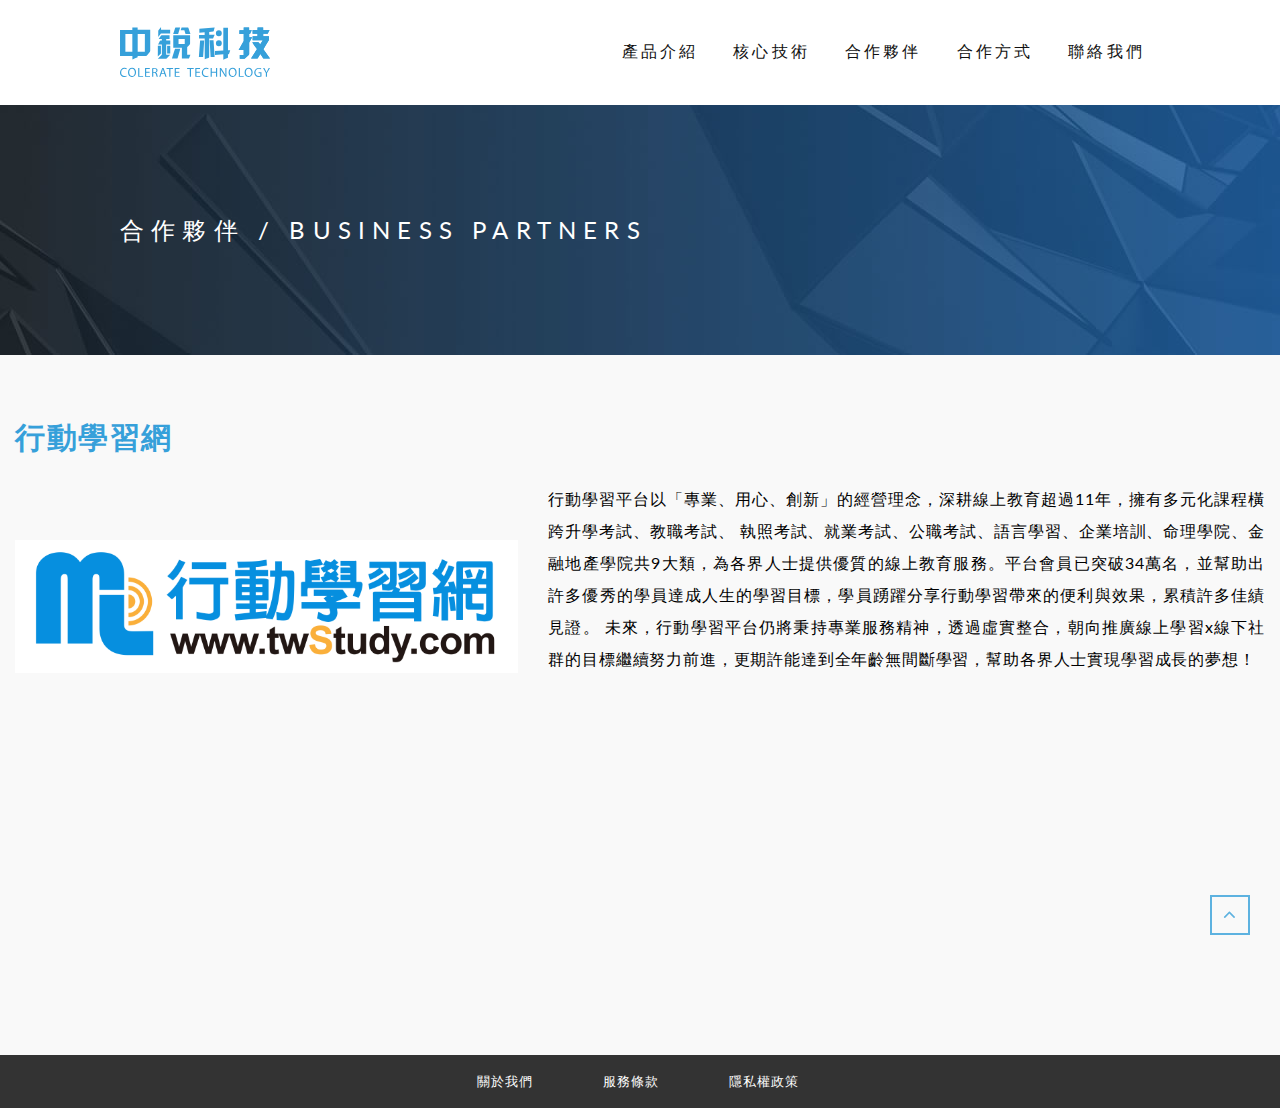
<file: partner4.html>
<!DOCTYPE html>
<!--[if IE 8]>          <html class="ie ie8"> <![endif]-->
<!--[if IE 9]>          <html class="ie ie9"> <![endif]-->
<!--[if gt IE 9]><!-->
<html>
<!--<![endif]-->

<head>
    <!-- Meta -->
    <meta charset="utf-8">
    <meta name="keywords" content="HTML5 Template" />
    <meta name="description" content="">
    <meta name="author" content="">
    <title>中銳科技</title>
    <!-- Mobile Metas -->
    <meta name="viewport" content="width=device-width, initial-scale=1.0">
    <!-- Favicon -->
    <link rel="shortcut icon" href="./favicon.ico">
    <!-- CSS -->
    <link rel="stylesheet" href="css/font-awesome/css/font-awesome.css">
    <link rel="stylesheet" href="css/bootstrap.min.css">
    <link rel="stylesheet" href="css/prettyphoto.css">
    <link rel="stylesheet" href="css/pe-icon-7-stroke/css/pe-icon-7-stroke.css">
    <link rel="stylesheet" href="js/vendors/owl-carousel/owl.theme.css">
    <link rel="stylesheet" href="js/vendors/owl-carousel/owl.carousel.css">
    <link rel="stylesheet" href="js/vendors/owl-carousel/owl.transitions.css">
    <link rel="stylesheet" href="js/vendors/slick/slick.css">
    <link rel="stylesheet" href="css/style.css">
    <!-- Revslider CSS -->
    <link rel='stylesheet' href="js/revolution/css/settings.css" type="text/css">
    <link rel='stylesheet' href="js/revolution/css/layers.css" type="text/css">
    <link rel='stylesheet' href="js/revolution/css/navigation.css" type="text/css">
    <link rel='stylesheet' href="js/revolution/css/settings2.css" type="text/css">
    <link rel='stylesheet' href="js/revolution/css/settings3.css" type="text/css">
    <!-- Video BG -->
    <link rel='stylesheet' href="css/ytplayer.css" type="text/css">
    <link rel="stylesheet" href="css/aos.css">
    <!-- HTML5 Shim and Respond.js IE8 support of HTML5 elements and media queries -->
    <!-- WARNING: Respond.js doesn't work if you view the page via file:// -->
    <!--[if lt IE 9]>
        <script src="https://oss.maxcdn.com/libs/html5shiv/3.7.0/html5shiv.js"></script>
        <script src="https://oss.maxcdn.com/libs/respond.js/1.4.2/respond.min.js"></script>
        <![endif]-->
</head>

<body class="header-sticky">
    <!-- ****************** MOBILE MENU ******************* -->
    <div class="snap-drawers">
        <div class="snap-drawer snap-drawer-left">
            <div class="mobile-menu">
                <ul id="mobile-menu" class="menu">
                    <li class="menu-item"> <a href="product.html">產品介紹</a> </li>
                    <li class="menu-item"> <a href="Cerego.html" target="_blank">核心技術</a> </li>
                    <li class="menu-item"> <a href="partner.html">合作夥伴</a> </li>
                    <li class="menu-item"> <a href="index.html#cooperation">合作方式</a> </li>
                    <li class="menu-item"> <a href="index.html#contact">聯絡我們</a> </li>
                </ul>
            </div>
        </div>
    </div>
    <!-- // END MOBILE MENU -->
    <div class="wrapper" id="wrapper">
        <!-- ****************** HEADER ******************* -->
        <div class="clearfix"></div>
        <header>
            <div class="container container-full">
                <div class="row">
                    <div class="col-md-2 col-xs-10 logo"> <a href="./index.html"><img src="images/logo.svg" alt="" /
                                style="width: 150px;"></a> </div>
                    <div class="col-xs-2 hidden-md hidden-lg"> <i id="open-left" class="fa fa-navicon"></i> </div>
                    <div class="col-md-10 hidden-xs hidden-sm">
                        <nav id="site-navigation" class="main-navigation hidden-xs hidden-sm">
                            <div>
                                <div class="primary-menu pull-right">
                                    <ul id="primary-menu" class="menu">
                                        <li class="menu-item"> <a href="product.html">產品介紹</a> </li>
                                        <li class="menu-item"> <a href="Cerego.html" target="_blank">核心技術</a> </li>
                                        <li class="menu-item menu-item-has-children mega-menu"> <a
                                                href="partner.html">合作夥伴</a> </li>
                                        <li class="menu-item menu-item-has-children"> <a
                                                href="index.html#cooperation">合作方式</a> </li>
                                        <li class="menu-item menu-item-has-children mega-menu"> <a
                                                href="index.html#contact">聯絡我們</a> </li>
                                    </ul>
                                </div>
                            </div>
                        </nav>
                    </div>
                </div>
            </div>
        </header>
        <!-- // HEADER -->
        <!-- ****************** PAGE HEADER ******************* -->
        <div class="big-title">
            <div class="container container-full">
                <div class="row">
                    <div class="col-md-12 text-uppercase">
                        <h1>合作夥伴 / BUSINESS PARTNERS</h1>
                    </div>
                </div>
            </div>
        </div>
        <!-- ****************** PAGE CONTENT ******************* -->
        <div class="slider-content" style="background-color: #F9F9F9;">
            <div id="rev_slider_9_1_wrapper" class="rev_slider_wrapper fullscreen-container"
                style="background-color:transparent;padding:0px;">
                <div id="rev_slider_9_1" class="rev_slider fullscreenbanner" style="display:none;" data-version="5.1.3">
                    <ul>
                        <!-- SLIDE  -->
                        <li id="partner4" data-index="rs-26"
                            data-transition="fade,flyin,incube-horizontal,cube,cube-horizontal,boxslide"
                            data-slotamount="default,default,default,default,default,default"
                            data-easein="default,default,default,default,default,default"
                            data-easeout="default,default,default,default,default,default"
                            data-masterspeed="default,default,default,default,default,default"
                            data-thumb="images/partner/4.jpg" data-rotate="0,0,0,0,0,0" data-saveperformance="off"
                            data-title="APPC" data-description="">
                            <div class="row" id="row-1">
                                <div class="col-md-12">
                                    <div class="content" style="min-height: 674px;">
                                        <div id="post-404">
                                            <div class="container blog-entry-content">
                                                <div class="row">
                                                    <div class="col-sm-12">
                                                        <div class="wpb_wrapper">
                                                            <div class="postcontent-type03">
                                                                <article id="g" class="post type-post blog-entry">
                                                                    <div class="recent-posts__item row">
                                                                        <div class="col-md-12">
                                                                            <div>
                                                                                <h2>行動學習網</h2>
                                                                            </div>
                                                                        </div>
                                                                        <div class="col-md-5 clear"> <a
                                                                                href="./blog-single-standard.html"
                                                                                style="width: 100%;">
                                                                                <div class="pic"
                                                                                    style="display:flex;justify-content: center;">

                                                                                    <div class="img-responsive" style="text-align:center;background-image: url(images/partner/5.png);background-repeat:no-repeat;    height: 100%;
                                        width: 100%;
                                        background-size: contain;background-position: center;" id="mainpage"></div>

                                                                                </div>
                                                                            </a> </div>
                                                                        <div class="col-md-7">
                                                                            <div class="blog-entry-excerpt">

                                                                                <p>行動學習平台以「專業、用心、創新」的經營理念，深耕線上教育超過11年，擁有多元化課程橫跨升學考試、教職考試、
                                                                                    執照考試、就業考試、公職考試、語言學習、企業培訓、命理學院、金融地產學院共9大類，為各界人士提供優質的線上教育服務。平台會員已突破34萬名，並幫助出許多優秀的學員達成人生的學習目標，學員踴躍分享行動學習帶來的便利與效果，累積許多佳績見證。
                                                                                    未來，行動學習平台仍將秉持專業服務精神，透過虛實整合，朝向推廣線上學習x線下社群的目標繼續努力前進，更期許能達到全年齡無間斷學習，幫助各界人士實現學習成長的夢想！
                                                                                </p>

                                                                            </div>
                                                                        </div>
                                                                    </div>
                                                                </article>
                                                            </div>
                                                        </div>
                                                    </div>
                                                </div>
                                            </div>
                                        </div>
                                    </div>
                                </div>
                            </div>
                        </li>

                        <li id="partner1" data-index="rs-27"
                            data-transition="fade,flyin,incube-horizontal,cube,cube-horizontal,boxslide"
                            data-slotamount="default,default,default,default,default,default"
                            data-easein="default,default,default,default,default,default"
                            data-easeout="default,default,default,default,default,default"
                            data-masterspeed="default,default,default,default,default,default"
                            data-thumb="images/partner/2.png" data-rotate="0,0,0,0,0,0" data-saveperformance="off"
                            data-title="讀家雲端學院" data-description="">
                            <div class="row" id="row-1">
                                <div class="col-md-12">
                                    <div class="content">
                                        <div id="post-404">
                                            <div class="container blog-entry-content">
                                                <div class="row">
                                                    <div class="col-sm-12">
                                                        <div class="wpb_wrapper">
                                                            <div class="postcontent-type03">
                                                                <article id="g" class="post type-post blog-entry">
                                                                    <div class="recent-posts__item row">
                                                                        <div class="col-md-12">
                                                                            <div>
                                                                                <h2>讀家雲端學院</h2>
                                                                            </div>
                                                                        </div>
                                                                        <div class="col-md-5 clear"
                                                                            style="transform:translateY(50%);"> <a
                                                                                href="./blog-single-standard.html"> <img
                                                                                    src="images/partner/2.png"
                                                                                    class="img-responsive"
                                                                                    style="width:100%" alt="" /> </a>
                                                                        </div>
                                                                        <div class="col-md-7">
                                                                            <div class="blog-entry-excerpt">
                                                                                <p>在學生的需求上，我們看到了我們的目標<br>
                                                                                    讀家補習班的函授課程：
                                                                                <div class="polygon-list type3">
                                                                                    <ol>
                                                                                        <li>有業界最長的觀看期限</li>
                                                                                        <li>業界最便宜的價格</li>
                                                                                        <li>最精美、完整的書籍講義</li>
                                                                                        <li>最實用的電子書網站</li>
                                                                                        <li>最新、最方便的雲端學院</li>
                                                                                    </ol>
                                                                                </div>
                                                                                </p>
                                                                                <p> 讀家補習班成立於2018年，由教育界的網紅「G哥」帶領同仁，不斷地在業界做出創新、破壞式的改革，秉持考生第一的理念，讀家陸續推出了國家考試相關各類科的課程，並不斷地在找尋最好的師資與輔考資源，讓我們的學生在國考的這條路上有穩定的靠山！！
                                                                                </p>

                                                                            </div>
                                                                        </div>
                                                                    </div>
                                                                </article>
                                                            </div>
                                                        </div>
                                                    </div>
                                                </div>
                                            </div>
                                        </div>
                                    </div>
                                </div>
                            </div>
                        </li>
                        <li id="partner2" data-index="rs-26"
                            data-transition="fade,flyin,incube-horizontal,cube,cube-horizontal,boxslide"
                            data-slotamount="default,default,default,default,default,default"
                            data-easein="default,default,default,default,default,default"
                            data-easeout="default,default,default,default,default,default"
                            data-masterspeed="default,default,default,default,default,default"
                            data-thumb="images/partner/3.jpg" data-rotate="0,0,0,0,0,0" data-saveperformance="off"
                            data-title="鼎文公職" data-description="">
                            <div class="row" id="row-1">
                                <div class="col-md-12">
                                    <div class="content" style="min-height: 674px;">
                                        <div id="post-404">
                                            <div class="container blog-entry-content">
                                                <div class="row">
                                                    <div class="col-sm-12">
                                                        <div class="wpb_wrapper">
                                                            <div class="postcontent-type03">
                                                                <article id="g" class="post type-post blog-entry">
                                                                    <div class="recent-posts__item row">
                                                                        <div class="col-md-12">
                                                                            <div>
                                                                                <h2>鼎文公職</h2>
                                                                            </div>
                                                                        </div>
                                                                        <div class="col-md-5 clear"> <a
                                                                                href="./blog-single-standard.html"
                                                                                style="width: 100%;">
                                                                                <div class="pic"
                                                                                    style="display:flex;justify-content: center;">

                                                                                    <div class="img-responsive" style="text-align:center;background-image: url(images/partner/3.jpg);background-repeat:no-repeat;    height: 100%;
                                  width: 100%;
                                  background-size: contain;background-position: center;" id="mainpage"></div>

                                                                                </div>
                                                                            </a> </div>
                                                                        <div class="col-md-7">
                                                                            <div class="blog-entry-excerpt">
                                                                                <p>鼎文公職係為國內歷史悠久的公職輔考機構，聘請涵蓋金融、法政、理工、語文等各個專業領堿的優秀人才，撰寫授課講義、出版參考書籍，並藉由多元的輔考工具像是：影音課程、電子書、線上題庫等，透過虛實整合的方式增強考生的學習效果，歷年來幫助許多莘莘學子在競爭激烈的公職考試中，順利脫穎而出金榜題名!
                                                                                    更有相當多的同學在各個不同的考試類別大放異彩，是孕育狀元的重要推手!
                                                                                </p>

                                                                            </div>
                                                                        </div>
                                                                    </div>
                                                                </article>
                                                            </div>
                                                        </div>
                                                    </div>
                                                </div>
                                            </div>
                                        </div>
                                    </div>
                                </div>
                            </div>
                        </li>
                        <li id="partner3" data-index="rs-26"
                            data-transition="fade,flyin,incube-horizontal,cube,cube-horizontal,boxslide"
                            data-slotamount="default,default,default,default,default,default"
                            data-easein="default,default,default,default,default,default"
                            data-easeout="default,default,default,default,default,default"
                            data-masterspeed="default,default,default,default,default,default"
                            data-thumb="images/partner/4.jpg" data-rotate="0,0,0,0,0,0" data-saveperformance="off"
                            data-title="APPC" data-description="">
                            <div class="row" id="row-1">
                                <div class="col-md-12">
                                    <div class="content" style="min-height: 674px;">
                                        <div id="post-404">
                                            <div class="container blog-entry-content">
                                                <div class="row">
                                                    <div class="col-sm-12">
                                                        <div class="wpb_wrapper">
                                                            <div class="postcontent-type03">
                                                                <article id="g" class="post type-post blog-entry">
                                                                    <div class="recent-posts__item row">
                                                                        <div class="col-md-12">
                                                                            <div>
                                                                                <h2>APPC全民英檢</h2>
                                                                            </div>
                                                                        </div>
                                                                        <div class="col-md-5 clear"> <a
                                                                                href="./blog-single-standard.html"
                                                                                style="width: 100%;">
                                                                                <div class="pic"
                                                                                    style="display:flex;justify-content: center;">

                                                                                    <div class="img-responsive" style="text-align:center;background-image: url(images/partner/4.jpg);background-repeat:no-repeat;    height: 100%;
                                    width: 100%;
                                    background-size: contain;background-position: center;" id="mainpage"></div>

                                                                                </div>
                                                                            </a> </div>
                                                                        <div class="col-md-7">
                                                                            <div class="blog-entry-excerpt">
                                                                                <p>專業全民英檢出版股份有限公司（APPC）成立於2003年，是一家結合科技應用的數位出版公司，主要以出版英文學習教材為主。
                                                                                    <br />在過去二十年來，我們陸續開發了一些英語教學工具，如AP
                                                                                    Pen全方位英語教學評量筆及AP紙電腦等等。事實上，這些以輔助英語教學與評量而設計的工具及軟體，深受台灣教學人士的喜愛及使用，在台灣的小學及補教產業使用普及率超過30%。
                                                                                    <br />而在2018年，我們研發了 Go
                                                                                    Show機器人，結合了早期所開發的 AP Pen
                                                                                    光學感測技術，將程式碼圖卡化，讓學習者使用GoShow
                                                                                    Robot並執行任務，使學習的方式更多元。事實上，此舉讓我們在2018年榮獲德國紐倫堡發明銀牌獎之殊榮。
                                                                                    <br />然為了因應網路購物普及化，我們特別成立APPC英語家教電商購物平台，使得讀者購書更加便利。
                                                                                </p>

                                                                            </div>
                                                                        </div>
                                                                    </div>
                                                                </article>
                                                            </div>
                                                        </div>
                                                    </div>
                                                </div>
                                            </div>
                                        </div>
                                    </div>
                                </div>
                            </div>
                        </li>


                    </ul>
                </div>
            </div>
        </div>

        <!-- **************** COPYRIGHT ***************** -->
        <div class="copyright">
            <div class="container">
                <div class="row">

                    <div class="col-md-6 col-lg-offset-4 info">
                        <a href="about.html">關於我們</a><a href="service.html">服務條款</a><a href="privacy.html">隱私權政策</a>
                    </div>
                </div>
            </div>
        </div>
        <!-- // COPYRIGHT -->
    </div>
    <a class="scrollup" title="Go to top"><i class="fa fa-angle-up"></i></a>
    <!-- Javascript -->
    <script src="js/jquery.js"></script>
    <script src="js/bootstrap.min.js"></script>
    <script src="js/vendors/owl-carousel/owl.carousel.min.js"></script>
    <script src="js/vendors/easypie/jquery.easypiechart.min.js"></script>
    <script src="js/vendors/slick/slick.min.js"></script>
    <script src="js/vendors/jquery.counterup.min.js"></script>
    <script src="js/vendors/waypoints.min.js"></script>
    <script src="js/vendors/tweecool.min.js"></script>
    <script src="js/vendors/snap.min.js"></script>
    <script src="js/vendors/jquery.prettyPhoto.js"></script>
    <script src="js/main.js"></script>
    <script src="js/vendors/isotope/isotope.pkgd.js"></script>
    <script src="js/vendors/isotope/main.js"></script>
    <script src="js/vendors/sticky/jquery.sticky.js"></script>
    <script src="js/vendors/sticky/main.js"></script>
    <!-- Revolution Slider -->
    <script type='text/javascript' src='js/revolution/js/jquery.themepunch.tools.min.js'></script>
    <script type='text/javascript' src='js/revolution/js/jquery.themepunch.revolution.min.js'></script>
    <script type='text/javascript' src='js/revolution/js/jquery.themepunch.essential.min.js'></script>
    <script type='text/javascript' src='js/revolution/js/extensions/jquery.themepunch.essential.min.js'></script>
    <script type="text/javascript" src="js/revolution/js/extensions/revolution.extension.slideanims.min.js"></script>
    <script type="text/javascript" src="js/revolution/js/extensions/revolution.extension.actions.min.js"></script>
    <script type="text/javascript"
        src="js/revolution/js/extensions/revolution.extension.layeranimation.min.js"></script>
    <script type="text/javascript" src="js/revolution/js/extensions/revolution.extension.navigation.min.js"></script>
    <script type="text/javascript" src="js/revolution/js/extensions/revolution.extension.parallax.min.js"></script>
    <script type="text/javascript" src="js/revolution/js/extensions/revolution.extension.video.min.js"></script>
    <script type="text/javascript" src="js/revolution/js/extensions/revolution.extension.kenburn.min.js"></script>
    <script type="text/javascript" src="js/revolution/js/extensions/revolution.extension.migration.min.js"></script>
    <script type="text/javascript" src="js/revolution/main.js"></script>
    <!-- Video BG -->
    <script src="js/vendors/ytplayer.min.js"></script>
    <script src="js/aos.js"></script>
    <script>
        AOS.init({
            easing: 'ease-in-out-sine'
        });

        //setInterval(addItem, 300);
        jQuery(document).ready(function () {

            /* initialize the slider based on the Slider's ID attribute from the wrapper above */
            jQuery('#rev_slider_9_1').show().revolution({
                minHeight: '700',

                /* basic navigation arrows and bullets */
                navigation: {
                    arrows: {
                        enable: true,
                        style: "hermes",
                    },
                    left: {
                        container: 'slider',
                        h_align: 'left',
                        v_align: 'center',
                        h_offset: -200,
                        v_offset: 0
                    },
                }
            });
        });
        revapi.one('revolution.slide.onloaded', function () {

            // console.log('slider loaded');

        });
        var itemsCounter = 1;
        var container = document.getElementById('aos-demo');


        function addItem() {
            if (itemsCounter > 42) return;
            var item = document.createElement('div');
            item.classList.add('aos-item');
            item.setAttribute('data-aos', 'fade-up');
            item.innerHTML = '<div class="aos-item__inner"><h3>' + itemsCounter + '</h3></div>';
            container.appendChild(item);
            itemsCounter++;
        }
    </script>
</body>

</html>
</file>
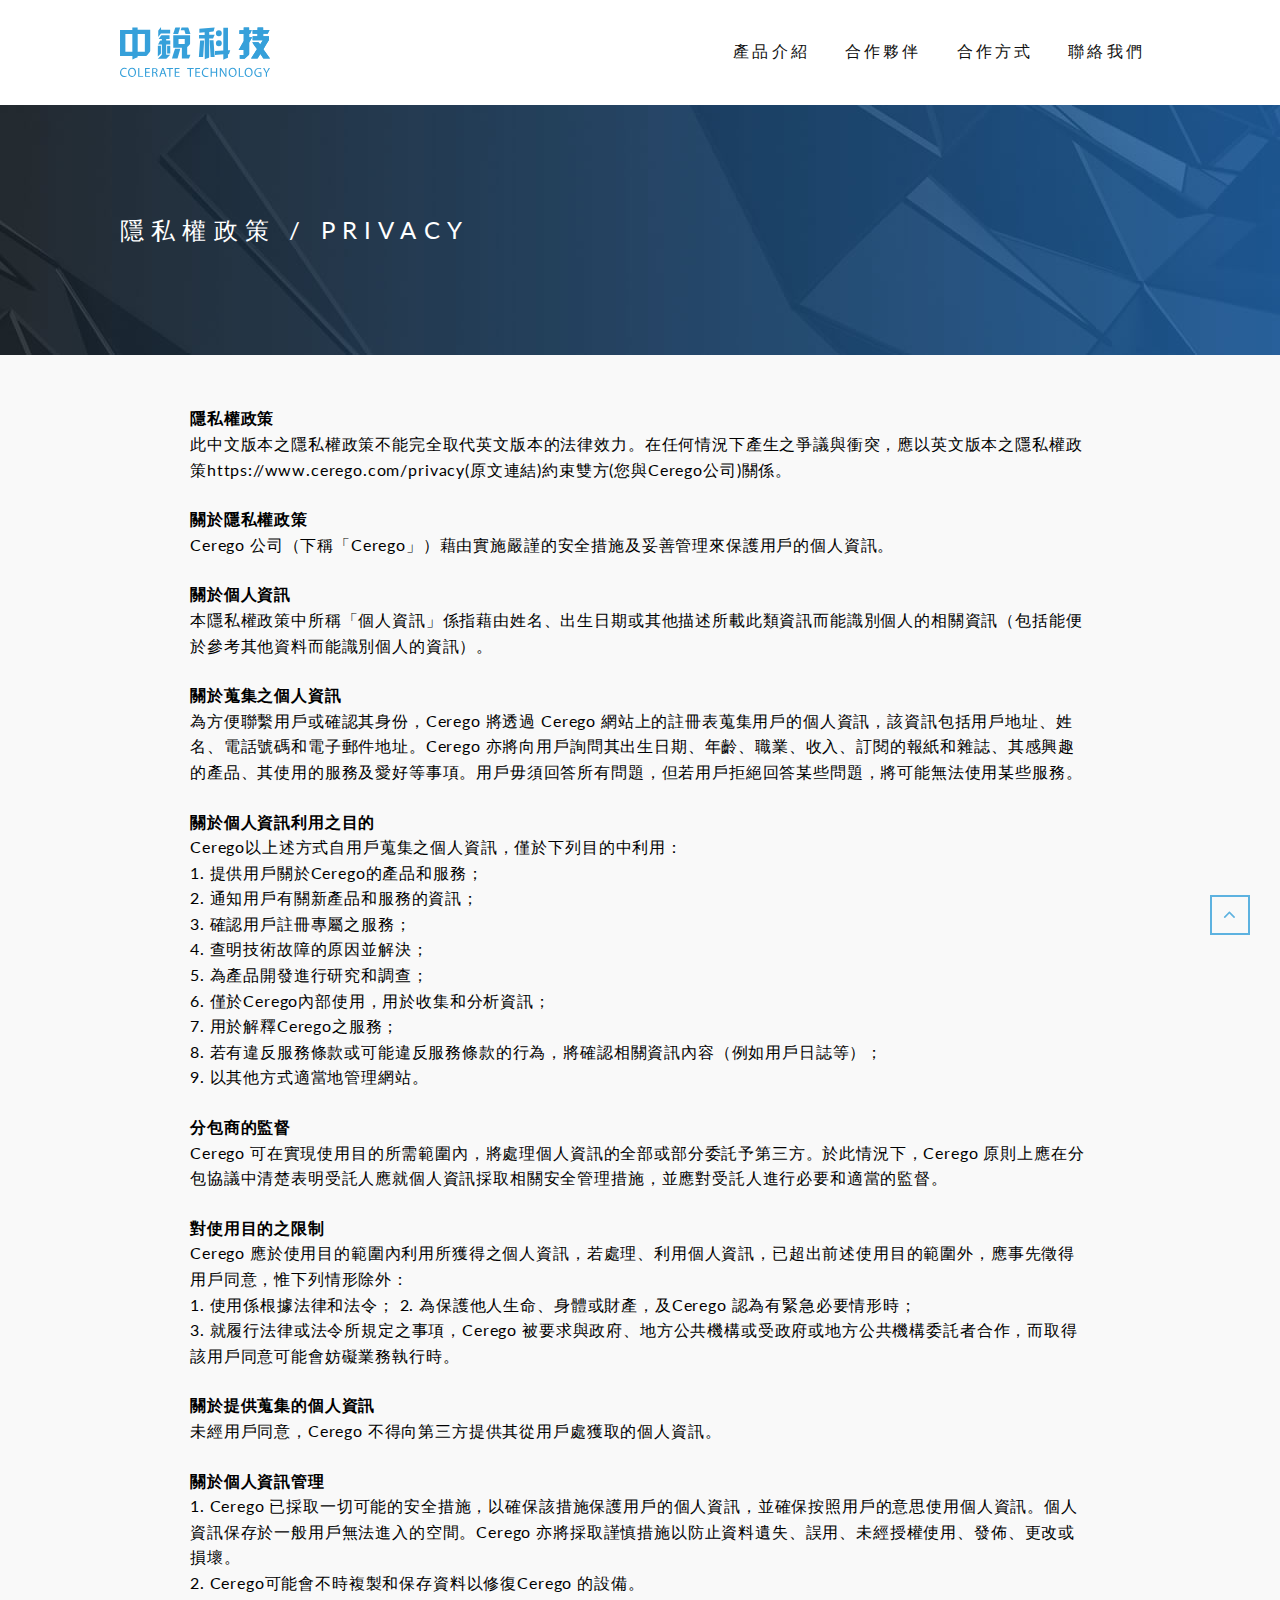
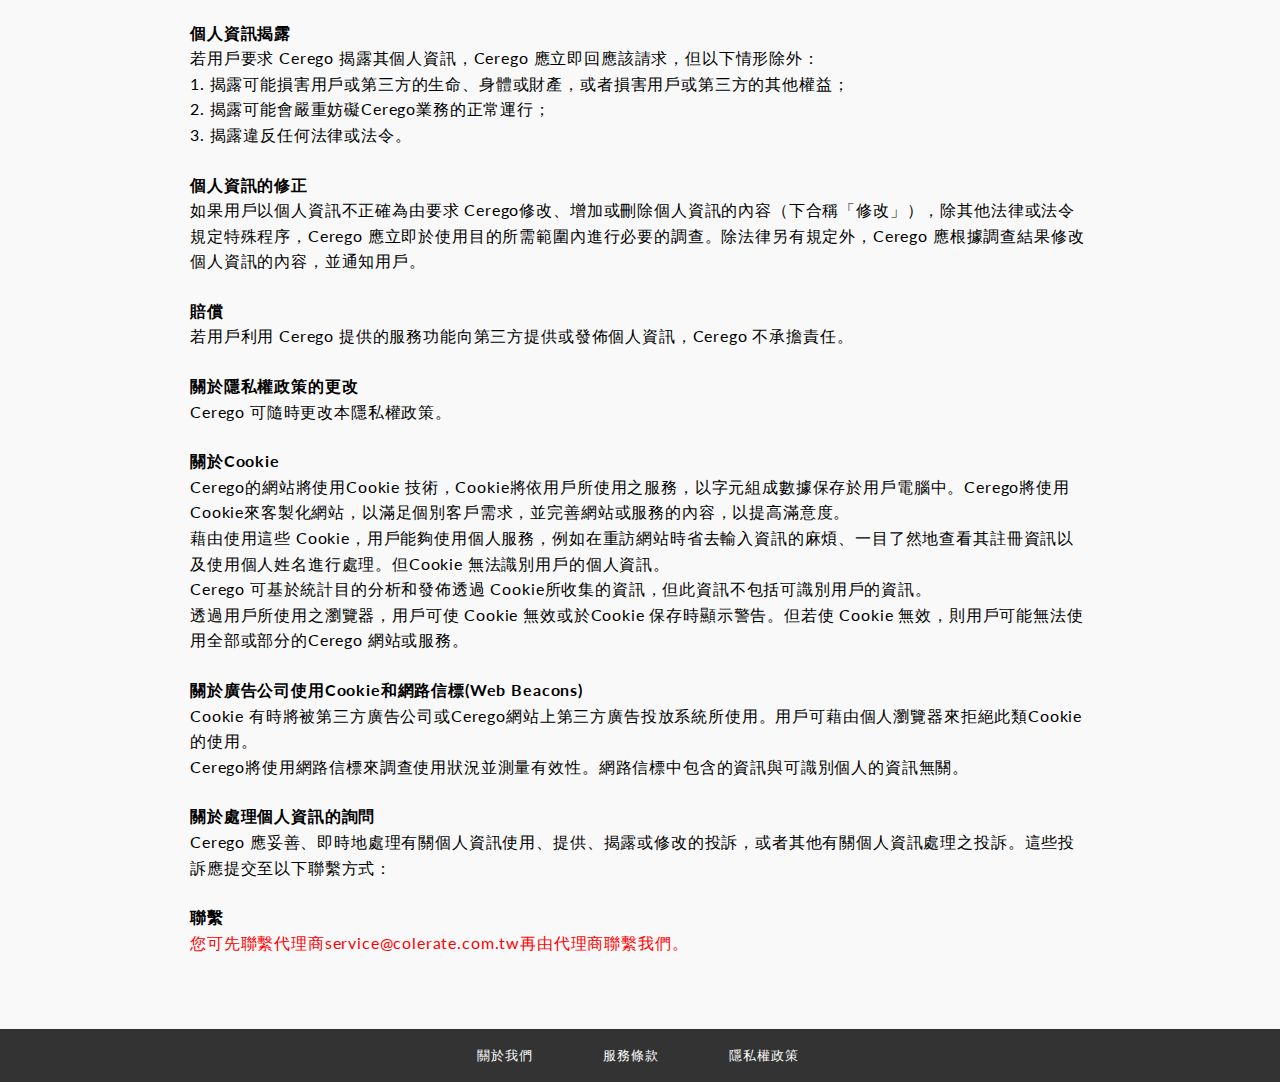
<file: privacy.html>
<!DOCTYPE html>
<!--[if IE 8]>          <html class="ie ie8"> <![endif]-->
<!--[if IE 9]>          <html class="ie ie9"> <![endif]-->
<!--[if gt IE 9]><!-->
<html>
<!--<![endif]-->

<head>
<!-- Meta -->
<meta charset="utf-8">
<meta name="keywords" content="HTML5 Template" />
<meta name="description" content="">
<meta name="author" content="">
<title>中銳科技</title>
<!-- Mobile Metas -->
<meta name="viewport" content="width=device-width, initial-scale=1.0">
<!-- Favicon -->
<link rel="shortcut icon" href="./favicon.ico">
<!-- CSS -->
<link rel="stylesheet" href="css/font-awesome/css/font-awesome.css">
<link rel="stylesheet" href="css/bootstrap.min.css">
<link rel="stylesheet" href="css/prettyphoto.css">
<link rel="stylesheet" href="css/pe-icon-7-stroke/css/pe-icon-7-stroke.css">
<link rel="stylesheet" href="js/vendors/owl-carousel/owl.theme.css">
<link rel="stylesheet" href="js/vendors/owl-carousel/owl.carousel.css">
<link rel="stylesheet" href="js/vendors/owl-carousel/owl.transitions.css">
<link rel="stylesheet" href="js/vendors/slick/slick.css">
<link rel="stylesheet" href="css/style.css">
<!-- Revslider CSS -->
<link rel='stylesheet' href="js/revolution/css/settings.css" type="text/css">
<link rel='stylesheet' href="js/revolution/css/layers.css" type="text/css">
<link rel='stylesheet' href="js/revolution/css/navigation.css" type="text/css">
<link rel='stylesheet' href="js/revolution/css/settings2.css" type="text/css">
<link rel='stylesheet' href="js/revolution/css/settings3.css" type="text/css">
<!-- Video BG -->
<link rel='stylesheet' href="css/ytplayer.css" type="text/css">
<link rel="stylesheet" href="css/aos.css">
<!-- HTML5 Shim and Respond.js IE8 support of HTML5 elements and media queries -->
<!-- WARNING: Respond.js doesn't work if you view the page via file:// -->
<!--[if lt IE 9]>
        <script src="https://oss.maxcdn.com/libs/html5shiv/3.7.0/html5shiv.js"></script>
        <script src="https://oss.maxcdn.com/libs/respond.js/1.4.2/respond.min.js"></script>
        <![endif]-->
</head>

<body class="header-sticky">
<!-- ****************** MOBILE MENU ******************* -->
<div class="snap-drawers">
  <div class="snap-drawer snap-drawer-left">
    <div class="mobile-menu">
      <ul id="mobile-menu" class="menu">
        <li class="menu-item"> <a href="product.html">產品介紹</a> </li>
        <li class="menu-item"> <a href="partner.html">合作夥伴</a> </li>
        <li class="menu-item"> <a href="index.html#cooperation">合作方式</a> </li>
        <li class="menu-item"> <a href="index.html#contact">聯絡我們</a> </li>
      </ul>
    </div>
  </div>
</div>
<!-- // END MOBILE MENU -->
<div class="wrapper" id="wrapper"> 
  <!-- ****************** HEADER ******************* -->
  <div class="clearfix"></div>
  <header>
    <div class="container container-full">
      <div class="row">
        <div class="col-md-2 col-xs-10 logo"> <a href="./index.html"><img src="images/logo.svg" alt=""/ style="width: 150px;" ></a> </div>
        <div class="col-xs-2 hidden-md hidden-lg"> <i id="open-left" class="fa fa-navicon"></i> </div>
        <div class="col-md-10 hidden-xs hidden-sm">
          <nav id="site-navigation" class="main-navigation hidden-xs hidden-sm">
            <div>
              <div class="primary-menu pull-right">
                <ul id="primary-menu" class="menu">
                  <li class="menu-item"> <a href="product.html">產品介紹</a> </li>
                  <li class="menu-item menu-item-has-children mega-menu"> <a href="partner.html">合作夥伴</a> </li>
                  <li class="menu-item menu-item-has-children"> <a href="index.html#cooperation">合作方式</a> </li>
                  <li class="menu-item menu-item-has-children mega-menu"> <a href="index.html#contact">聯絡我們</a> </li>
                </ul>
              </div>
            </div>
          </nav>
        </div>
      </div>
    </div>
  </header>
  <!-- // HEADER --> 
  
  <!-- ****************** PAGE HEADER ******************* -->
  <div class="big-title" id="privacy">
    <div class="container container-full">
      <div class="row">
        <div class="col-md-12 text-uppercase">
          <h1>隱私權政策 / PRIVACY</h1>
        </div>
      </div>
    </div>
  </div>
  <!-- ****************** PAGE CONTENT ******************* -->
  <div class="site-content about content">
    <div class="container containerAbout">
      <div class="row">
        <div class="col-md-12">
          <div>
            <div>
              <div class="container blog-entry-content">
                <div class="row">
                  <div class="col-sm-12">
                    <div class="wpb_wrapper">
                      <div class="postcontent-type03">
                        <article class="post type-post">
                          <div class="recent-posts__item row">
                            <div class="col-md-12">
                             <p><strong>隱私權政策</strong> <br>
此中文版本之隱私權政策不能完全取代英文版本的法律效力。在任何情況下產生之爭議與衝突，應以英文版本之隱私權政策https://www.cerego.com/privacy(原文連結)約束雙方(您與Cerego公司)關係。</p>

<p><strong>關於隱私權政策</strong> <br>
Cerego 公司（下稱「Cerego」）藉由實施嚴謹的安全措施及妥善管理來保護用戶的個人資訊。</p>

<p><strong>關於個人資訊</strong> <br>
本隱私權政策中所稱「個人資訊」係指藉由姓名、出生日期或其他描述所載此類資訊而能識別個人的相關資訊（包括能便於參考其他資料而能識別個人的資訊）。</p>

<p><strong>關於蒐集之個人資訊</strong> <br>
為方便聯繫用戶或確認其身份，Cerego 將透過 Cerego 網站上的註冊表蒐集用戶的個人資訊，該資訊包括用戶地址、姓名、電話號碼和電子郵件地址。Cerego 亦將向用戶詢問其出生日期、年齡、職業、收入、訂閱的報紙和雜誌、其感興趣的產品、其使用的服務及愛好等事項。用戶毋須回答所有問題，但若用戶拒絕回答某些問題，將可能無法使用某些服務。</p>

<p><strong>關於個人資訊利用之目的</strong> <br>
Cerego以上述方式自用戶蒐集之個人資訊，僅於下列目的中利用：<br>
1.	提供用戶關於Cerego的產品和服務；<br>
2.	通知用戶有關新產品和服務的資訊；<br>
3.	確認用戶註冊專屬之服務；<br>
4.	查明技術故障的原因並解決；<br>
5.	為產品開發進行研究和調查；<br>
6.	僅於Cerego內部使用，用於收集和分析資訊；<br>
7.	用於解釋Cerego之服務；<br>
8.	若有違反服務條款或可能違反服務條款的行為，將確認相關資訊內容（例如用戶日誌等）；<br>
9.	以其他方式適當地管理網站。</p>

<p><strong>分包商的監督</strong> <br>
Cerego 可在實現使用目的所需範圍內，將處理個人資訊的全部或部分委託予第三方。於此情況下，Cerego 原則上應在分包協議中清楚表明受託人應就個人資訊採取相關安全管理措施，並應對受託人進行必要和適當的監督。</p>

<p><strong>對使用目的之限制</strong> <br>
Cerego 應於使用目的範圍內利用所獲得之個人資訊，若處理、利用個人資訊，已超出前述使用目的範圍外，應事先徵得用戶同意，惟下列情形除外：<br>
1.	使用係根據法律和法令；
2.	為保護他人生命、身體或財產，及Cerego 認為有緊急必要情形時；<br>
3.	就履行法律或法令所規定之事項，Cerego 被要求與政府、地方公共機構或受政府或地方公共機構委託者合作，而取得該用戶同意可能會妨礙業務執行時。</p>


<p><strong>關於提供蒐集的個人資訊</strong> <br>
未經用戶同意，Cerego 不得向第三方提供其從用戶處獲取的個人資訊。
</p>
<p><strong>關於個人資訊管理</strong> <br>
1.	Cerego 已採取一切可能的安全措施，以確保該措施保護用戶的個人資訊，並確保按照用戶的意思使用個人資訊。個人資訊保存於一般用戶無法進入的空間。Cerego 亦將採取謹慎措施以防止資料遺失、誤用、未經授權使用、發佈、更改或損壞。<br>
2.	Cerego可能會不時複製和保存資料以修復Cerego 的設備。</p>

<p><strong>個人資訊揭露</strong> <br>
若用戶要求 Cerego 揭露其個人資訊，Cerego 應立即回應該請求，但以下情形除外：<br>
1.	揭露可能損害用戶或第三方的生命、身體或財產，或者損害用戶或第三方的其他權益；<br>
2.	揭露可能會嚴重妨礙Cerego業務的正常運行；<br>
3.	揭露違反任何法律或法令。</p>


<p><strong>個人資訊的修正</strong> <br>
如果用戶以個人資訊不正確為由要求 Cerego修改、增加或刪除個人資訊的內容（下合稱「修改」），除其他法律或法令規定特殊程序，Cerego 應立即於使用目的所需範圍內進行必要的調查。除法律另有規定外，Cerego 應根據調查結果修改個人資訊的內容，並通知用戶。</p>

<p><strong>賠償</strong> <br>
若用戶利用 Cerego 提供的服務功能向第三方提供或發佈個人資訊，Cerego 不承擔責任。</p>

<p><strong>關於隱私權政策的更改</strong> <br>
Cerego 可隨時更改本隱私權政策。</p>

<p><strong>關於Cookie</strong> <br>
Cerego的網站將使用Cookie 技術，Cookie將依用戶所使用之服務，以字元組成數據保存於用戶電腦中。Cerego將使用Cookie來客製化網站，以滿足個別客戶需求，並完善網站或服務的內容，以提高滿意度。<br>
藉由使用這些 Cookie，用戶能夠使用個人服務，例如在重訪網站時省去輸入資訊的麻煩、一目了然地查看其註冊資訊以及使用個人姓名進行處理。但Cookie 無法識別用戶的個人資訊。<br>
Cerego 可基於統計目的分析和發佈透過 Cookie所收集的資訊，但此資訊不包括可識別用戶的資訊。<br>
透過用戶所使用之瀏覽器，用戶可使 Cookie 無效或於Cookie 保存時顯示警告。但若使 Cookie 無效，則用戶可能無法使用全部或部分的Cerego 網站或服務。</p>
<p><strong>關於廣告公司使用Cookie和網路信標(Web Beacons) </strong> <br>
Cookie 有時將被第三方廣告公司或Cerego網站上第三方廣告投放系統所使用。用戶可藉由個人瀏覽器來拒絕此類Cookie的使用。<br>
Cerego將使用網路信標來調查使用狀況並測量有效性。網路信標中包含的資訊與可識別個人的資訊無關。</p>

<p><strong>關於處理個人資訊的詢問</strong> <br>
Cerego 應妥善、即時地處理有關個人資訊使用、提供、揭露或修改的投訴，或者其他有關個人資訊處理之投訴。這些投訴應提交至以下聯繫方式：</p>

<p><strong>聯繫</strong> <br>
<span style="color: #f00;">您可先聯繫代理商service@colerate.com.tw再由代理商聯繫我們。</span></p>


                            </div>
                          </div>
                        </article>
                      </div>
                    </div>
                  </div>
                </div>
              </div>
            </div>
          </div>
        </div>
      </div>
    </div>
  </div>
  <!-- **************** COPYRIGHT ***************** -->
 <div class="copyright">
    <div class="container">
      <div class="row">
       
        <div class="col-md-6 col-lg-offset-4 info">
          <a href="about.html">關於我們</a><a href="service.html">服務條款</a><a href="privacy.html">隱私權政策</a>
        </div>
      </div>
    </div>
  </div>
  <!-- // COPYRIGHT --> 
</div>
<a class="scrollup" title="Go to top"><i class="fa fa-angle-up"></i></a> 
<!-- Javascript --> 
<script src="js/jquery.js"></script> 
<script src="js/bootstrap.min.js"></script> 
<script src="js/vendors/owl-carousel/owl.carousel.min.js"></script> 
<script src="js/vendors/easypie/jquery.easypiechart.min.js"></script> 
<script src="js/vendors/slick/slick.min.js"></script> 
<script src="js/vendors/jquery.counterup.min.js"></script> 
<script src="js/vendors/waypoints.min.js"></script> 
<script src="js/vendors/tweecool.min.js"></script> 
<script src="js/vendors/snap.min.js"></script> 
<script src="js/vendors/jquery.prettyPhoto.js"></script> 
<script src="js/main.js"></script> 
<script src="js/vendors/isotope/isotope.pkgd.js"></script> 
<script src="js/vendors/isotope/main.js"></script> 
<script src="js/vendors/sticky/jquery.sticky.js"></script> 
<script src="js/vendors/sticky/main.js"></script> 
<!-- Revolution Slider --> 
<script type='text/javascript' src='js/revolution/js/jquery.themepunch.tools.min.js'></script> 
<script type='text/javascript' src='js/revolution/js/jquery.themepunch.revolution.min.js'></script> 
<script type='text/javascript' src='js/revolution/js/jquery.themepunch.essential.min.js'></script> 
<script type='text/javascript' src='js/revolution/js/extensions/jquery.themepunch.essential.min.js'></script> 
<script type="text/javascript" src="js/revolution/js/extensions/revolution.extension.slideanims.min.js"></script> 
<script type="text/javascript" src="js/revolution/js/extensions/revolution.extension.actions.min.js"></script> 
<script type="text/javascript" src="js/revolution/js/extensions/revolution.extension.layeranimation.min.js"></script> 
<script type="text/javascript" src="js/revolution/js/extensions/revolution.extension.navigation.min.js"></script> 
<script type="text/javascript" src="js/revolution/js/extensions/revolution.extension.parallax.min.js"></script> 
<script type="text/javascript" src="js/revolution/main.js"></script> 
<!-- Video BG --> 
<script src="js/vendors/ytplayer.min.js"></script> 
<script src="js/aos.js"></script> 
<script>
      AOS.init({
        easing: 'ease-in-out-sine'
      });

      setInterval(addItem, 300);

      var itemsCounter = 1;
      var container = document.getElementById('aos-demo');

      function addItem () {
        if (itemsCounter > 42) return;
        var item = document.createElement('div');
        item.classList.add('aos-item');
        item.setAttribute('data-aos', 'fade-up');
        item.innerHTML = '<div class="aos-item__inner"><h3>' + itemsCounter + '</h3></div>';
        container.appendChild(item);
        itemsCounter++;
      }
    </script>
</body>
</html>
</file>
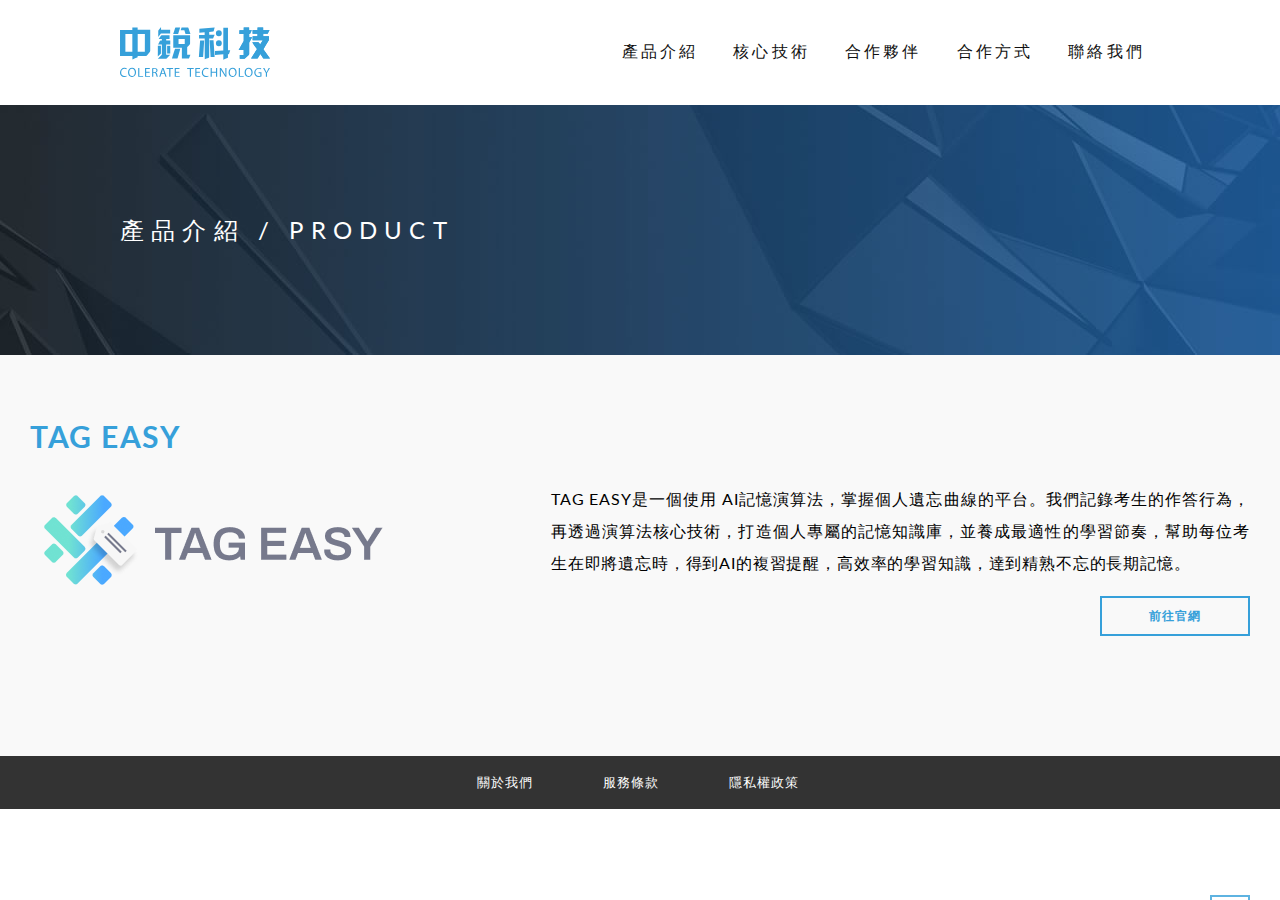
<file: product.html>
<!DOCTYPE html>
<!--[if IE 8]>          <html class="ie ie8"> <![endif]-->
<!--[if IE 9]>          <html class="ie ie9"> <![endif]-->
<!--[if gt IE 9]><!-->
<html>
<!--<![endif]-->

<head>
  <!-- Meta -->
  <meta charset="utf-8">
  <meta name="keywords" content="HTML5 Template" />
  <meta name="description" content="">
  <meta name="author" content="">
  <title>中銳科技</title>
  <!-- Mobile Metas -->
  <meta name="viewport" content="width=device-width, initial-scale=1.0">
  <!-- Favicon -->
  <link rel="shortcut icon" href="./favicon.ico">
  <!-- CSS -->
  <link rel="stylesheet" href="css/font-awesome/css/font-awesome.css">
  <link rel="stylesheet" href="css/bootstrap.min.css">
  <link rel="stylesheet" href="css/prettyphoto.css">
  <link rel="stylesheet" href="css/pe-icon-7-stroke/css/pe-icon-7-stroke.css">
  <link rel="stylesheet" href="js/vendors/owl-carousel/owl.theme.css">
  <link rel="stylesheet" href="js/vendors/owl-carousel/owl.carousel.css">
  <link rel="stylesheet" href="js/vendors/owl-carousel/owl.transitions.css">
  <link rel="stylesheet" href="js/vendors/slick/slick.css">
  <link rel="stylesheet" href="css/style.css">
  <!-- Revslider CSS -->
  <link rel='stylesheet' href="js/revolution/css/settings.css" type="text/css">
  <link rel='stylesheet' href="js/revolution/css/layers.css" type="text/css">
  <link rel='stylesheet' href="js/revolution/css/navigation.css" type="text/css">
  <link rel='stylesheet' href="js/revolution/css/settings2.css" type="text/css">
  <link rel='stylesheet' href="js/revolution/css/settings3.css" type="text/css">
  <!-- Video BG -->
  <link rel='stylesheet' href="css/ytplayer.css" type="text/css">
  <link rel="stylesheet" href="css/aos.css">
  <!-- HTML5 Shim and Respond.js IE8 support of HTML5 elements and media queries -->
  <!-- WARNING: Respond.js doesn't work if you view the page via file:// -->
  <!--[if lt IE 9]>
        <script src="https://oss.maxcdn.com/libs/html5shiv/3.7.0/html5shiv.js"></script>
        <script src="https://oss.maxcdn.com/libs/respond.js/1.4.2/respond.min.js"></script>
        <![endif]-->
</head>

<body class="header-sticky">
  <!-- ****************** MOBILE MENU ******************* -->
  <div class="snap-drawers">
    <div class="snap-drawer snap-drawer-left">
      <div class="mobile-menu">
        <ul id="mobile-menu" class="menu">
          <li class="menu-item"> <a href="product.html">產品介紹</a> </li>
          <li class="menu-item"> <a href="Cerego.html" target="_blank">核心技術</a> </li>
          <li class="menu-item"> <a href="partner.html">合作夥伴</a> </li>
          <li class="menu-item"> <a href="index.html#cooperation">合作方式</a> </li>
          <li class="menu-item"> <a href="index.html#contact">聯絡我們</a> </li>
        </ul>
      </div>
    </div>
  </div>
  <!-- // END MOBILE MENU -->
  <div class="wrapper" id="wrapper">
    <!-- ****************** HEADER ******************* -->
    <div class="clearfix"></div>
    <header>
      <div class="container container-full">
        <div class="row">
          <div class="col-md-2 col-xs-10 logo"> <a href="./index.html"><img src="images/logo.svg" alt="" /
                style="width: 150px;"></a> </div>
          <div class="col-xs-2 hidden-md hidden-lg"> <i id="open-left" class="fa fa-navicon"></i> </div>
          <div class="col-md-10 hidden-xs hidden-sm">
            <nav id="site-navigation" class="main-navigation hidden-xs hidden-sm">
              <div>
                <div class="primary-menu pull-right">
                  <ul id="primary-menu" class="menu">
                    <li class="menu-item"> <a href="product.html">產品介紹</a> </li>
                    <li class="menu-item"> <a href="Cerego.html" target="_blank">核心技術</a> </li>
                    <li class="menu-item menu-item-has-children mega-menu"> <a href="partner.html">合作夥伴</a> </li>
                    <li class="menu-item menu-item-has-children"> <a href="index.html#cooperation">合作方式</a> </li>
                    <li class="menu-item menu-item-has-children mega-menu"> <a href="index.html#contact">聯絡我們</a> </li>
                  </ul>
                </div>
              </div>
            </nav>
          </div>
        </div>
      </div>
    </header>
    <!-- // HEADER -->
    <!-- ****************** PAGE HEADER ******************* -->
    <div class="big-title">
      <div class="container container-full">
        <div class="row">
          <div class="col-md-12 text-uppercase">
            <h1>產品介紹 / PRODUCT</h1>
          </div>
        </div>
      </div>
    </div>
    <!-- ****************** PAGE CONTENT ******************* -->
    <div id="content" class="site-content">
      <div class="container" data-aos="fade-up" data-aos-duration="1000">
        <div class="row">
          <div class="col-md-12">
            <div class="content">
              <div id="post-404">
                <div class="container blog-entry-content">
                  <div class="row">
                    <div class="col-sm-12">
                      <div class="wpb_wrapper">
                        <div class="postcontent-type03">
                          <article id="tageasy" class="post type-post blog-entry">
                            <div class="recent-posts__item row">
                              <div class="col-md-12">
                                <div>
                                  <h2>TAG EASY</h2>

                                </div>
                              </div>
                              <div class="col-md-5 clear"> <a href="./blog-single-standard.html"> <img
                                    src="images/product/pic_tag_logo_3x.png" class="img-responsive" alt="" /> </a>
                              </div>
                              <div class="col-md-7">
                                <div class="blog-entry-excerpt">
                                  <p>TAG EASY是一個使用
                                    AI記憶演算法，掌握個人遺忘曲線的平台。我們記錄考生的作答行為，再透過演算法核心技術，打造個人專屬的記憶知識庫，並養成最適性的學習節奏，幫助每位考生在即將遺忘時，得到AI的複習提醒，高效率的學習知識，達到精熟不忘的長期記憶。
                                  </p>
                                  <div class="productBtn"><a class="bttn medium blogBtn"
                                      href="https://www.tageasy.com.tw/" target="_blank"><span>前往官網</span></a></div>
                                </div>
                              </div>
                            </div>
                          </article>
                        </div>
                      </div>
                    </div>
                  </div>
                </div>
              </div>
            </div>
          </div>
        </div>
      </div>
    </div>
    <!-- **************** COPYRIGHT ***************** -->
    <div class="copyright">
      <div class="container">
        <div class="row">

          <div class="col-md-6 col-lg-offset-4 info">
            <a href="about.html">關於我們</a><a href="service.html">服務條款</a><a href="privacy.html">隱私權政策</a>
          </div>
        </div>
      </div>
    </div>
    <!-- // COPYRIGHT -->
  </div>
  <a class="scrollup" title="Go to top"><i class="fa fa-angle-up"></i></a>
  <!-- Javascript -->
  <script src="js/jquery.js"></script>
  <script src="js/bootstrap.min.js"></script>
  <script src="js/vendors/owl-carousel/owl.carousel.min.js"></script>
  <script src="js/vendors/easypie/jquery.easypiechart.min.js"></script>
  <script src="js/vendors/slick/slick.min.js"></script>
  <script src="js/vendors/jquery.counterup.min.js"></script>
  <script src="js/vendors/waypoints.min.js"></script>
  <script src="js/vendors/tweecool.min.js"></script>
  <script src="js/vendors/snap.min.js"></script>
  <script src="js/vendors/jquery.prettyPhoto.js"></script>
  <script src="js/main.js"></script>
  <script src="js/vendors/isotope/isotope.pkgd.js"></script>
  <script src="js/vendors/isotope/main.js"></script>
  <script src="js/vendors/sticky/jquery.sticky.js"></script>
  <script src="js/vendors/sticky/main.js"></script>
  <!-- Revolution Slider -->
  <script type='text/javascript' src='js/revolution/js/jquery.themepunch.tools.min.js'></script>
  <script type='text/javascript' src='js/revolution/js/jquery.themepunch.revolution.min.js'></script>
  <script type='text/javascript' src='js/revolution/js/jquery.themepunch.essential.min.js'></script>
  <script type='text/javascript' src='js/revolution/js/extensions/jquery.themepunch.essential.min.js'></script>
  <script type="text/javascript" src="js/revolution/js/extensions/revolution.extension.slideanims.min.js"></script>
  <script type="text/javascript" src="js/revolution/js/extensions/revolution.extension.actions.min.js"></script>
  <script type="text/javascript" src="js/revolution/js/extensions/revolution.extension.layeranimation.min.js"></script>
  <script type="text/javascript" src="js/revolution/js/extensions/revolution.extension.navigation.min.js"></script>
  <script type="text/javascript" src="js/revolution/js/extensions/revolution.extension.parallax.min.js"></script>
  <script type="text/javascript" src="js/revolution/main.js"></script>
  <!-- Video BG -->
  <script src="js/vendors/ytplayer.min.js"></script>
  <script src="js/aos.js"></script>
  <script>
    AOS.init({
      easing: 'ease-in-out-sine'
    });

    setInterval(addItem, 300);

    var itemsCounter = 1;
    var container = document.getElementById('aos-demo');

    function addItem() {
      if (itemsCounter > 42) return;
      var item = document.createElement('div');
      item.classList.add('aos-item');
      item.setAttribute('data-aos', 'fade-up');
      item.innerHTML = '<div class="aos-item__inner"><h3>' + itemsCounter + '</h3></div>';
      container.appendChild(item);
      itemsCounter++;
    }
  </script>
</body>

</html>
</file>
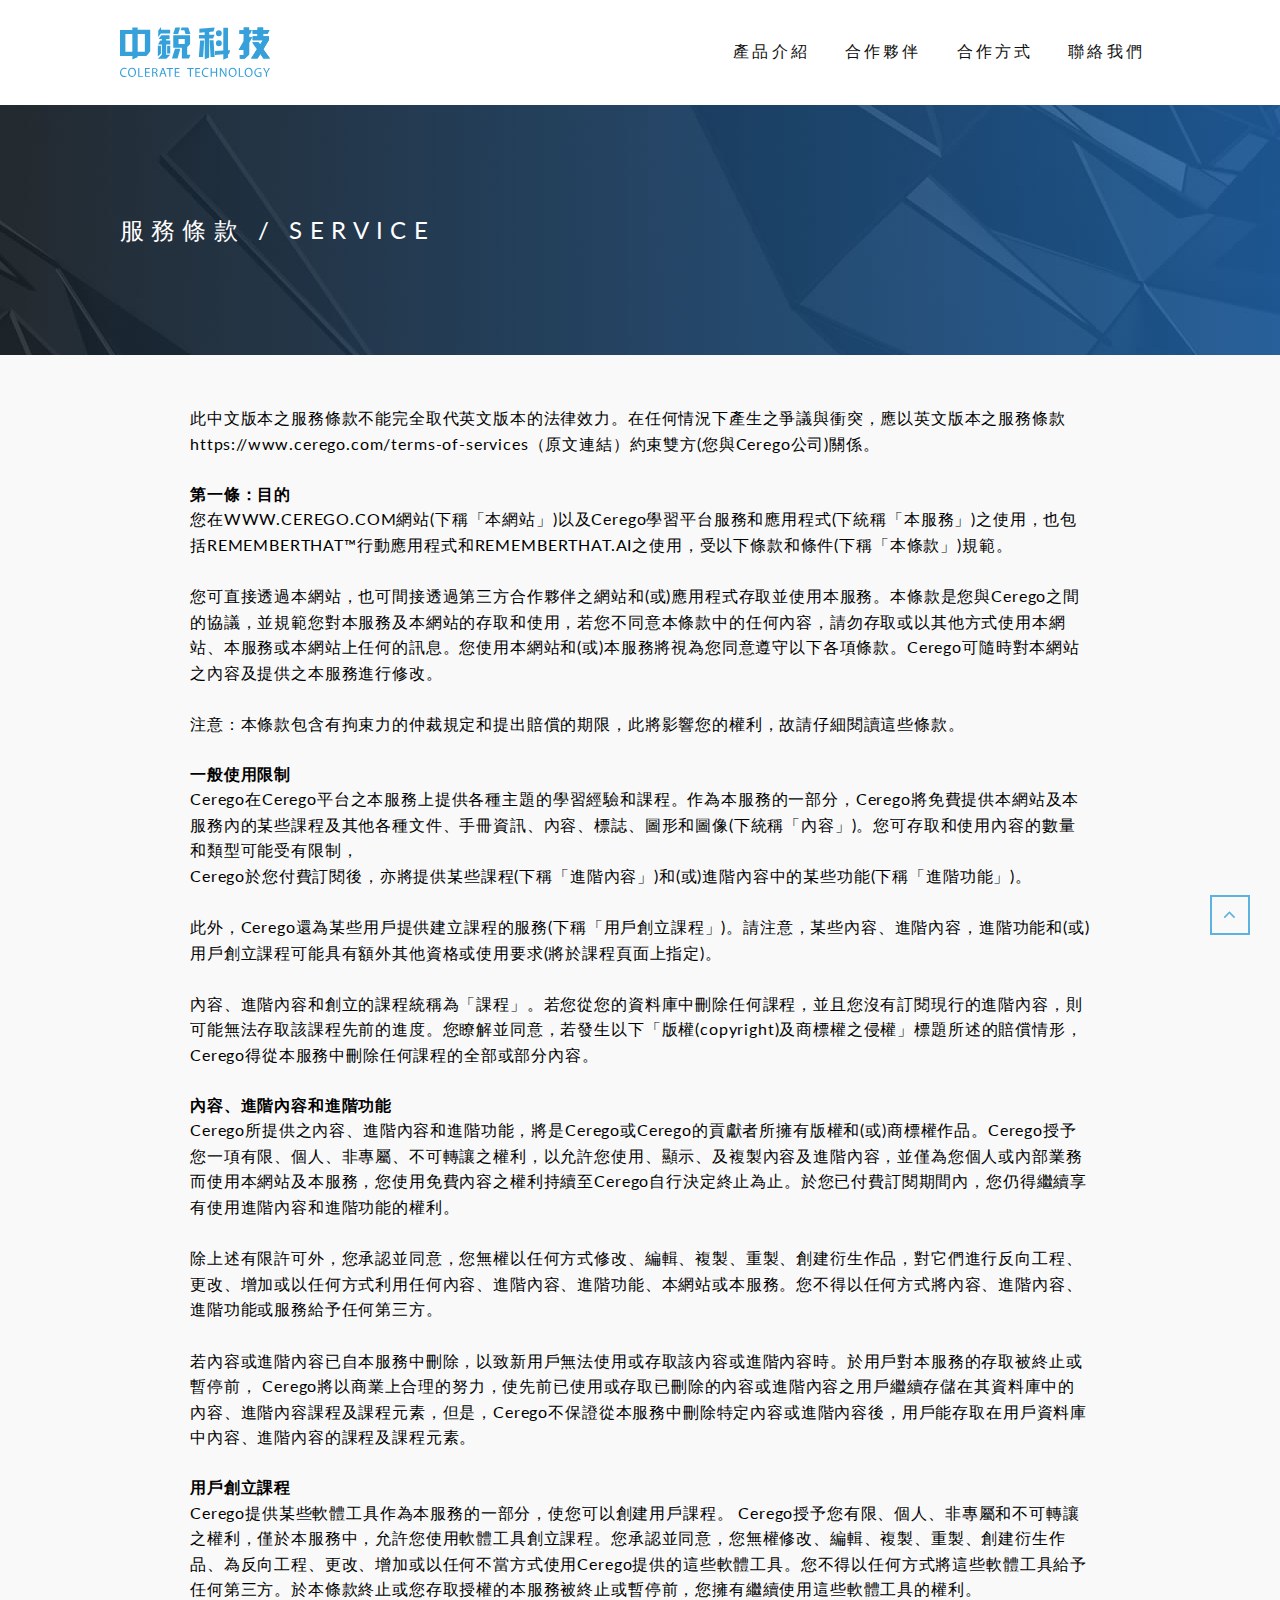
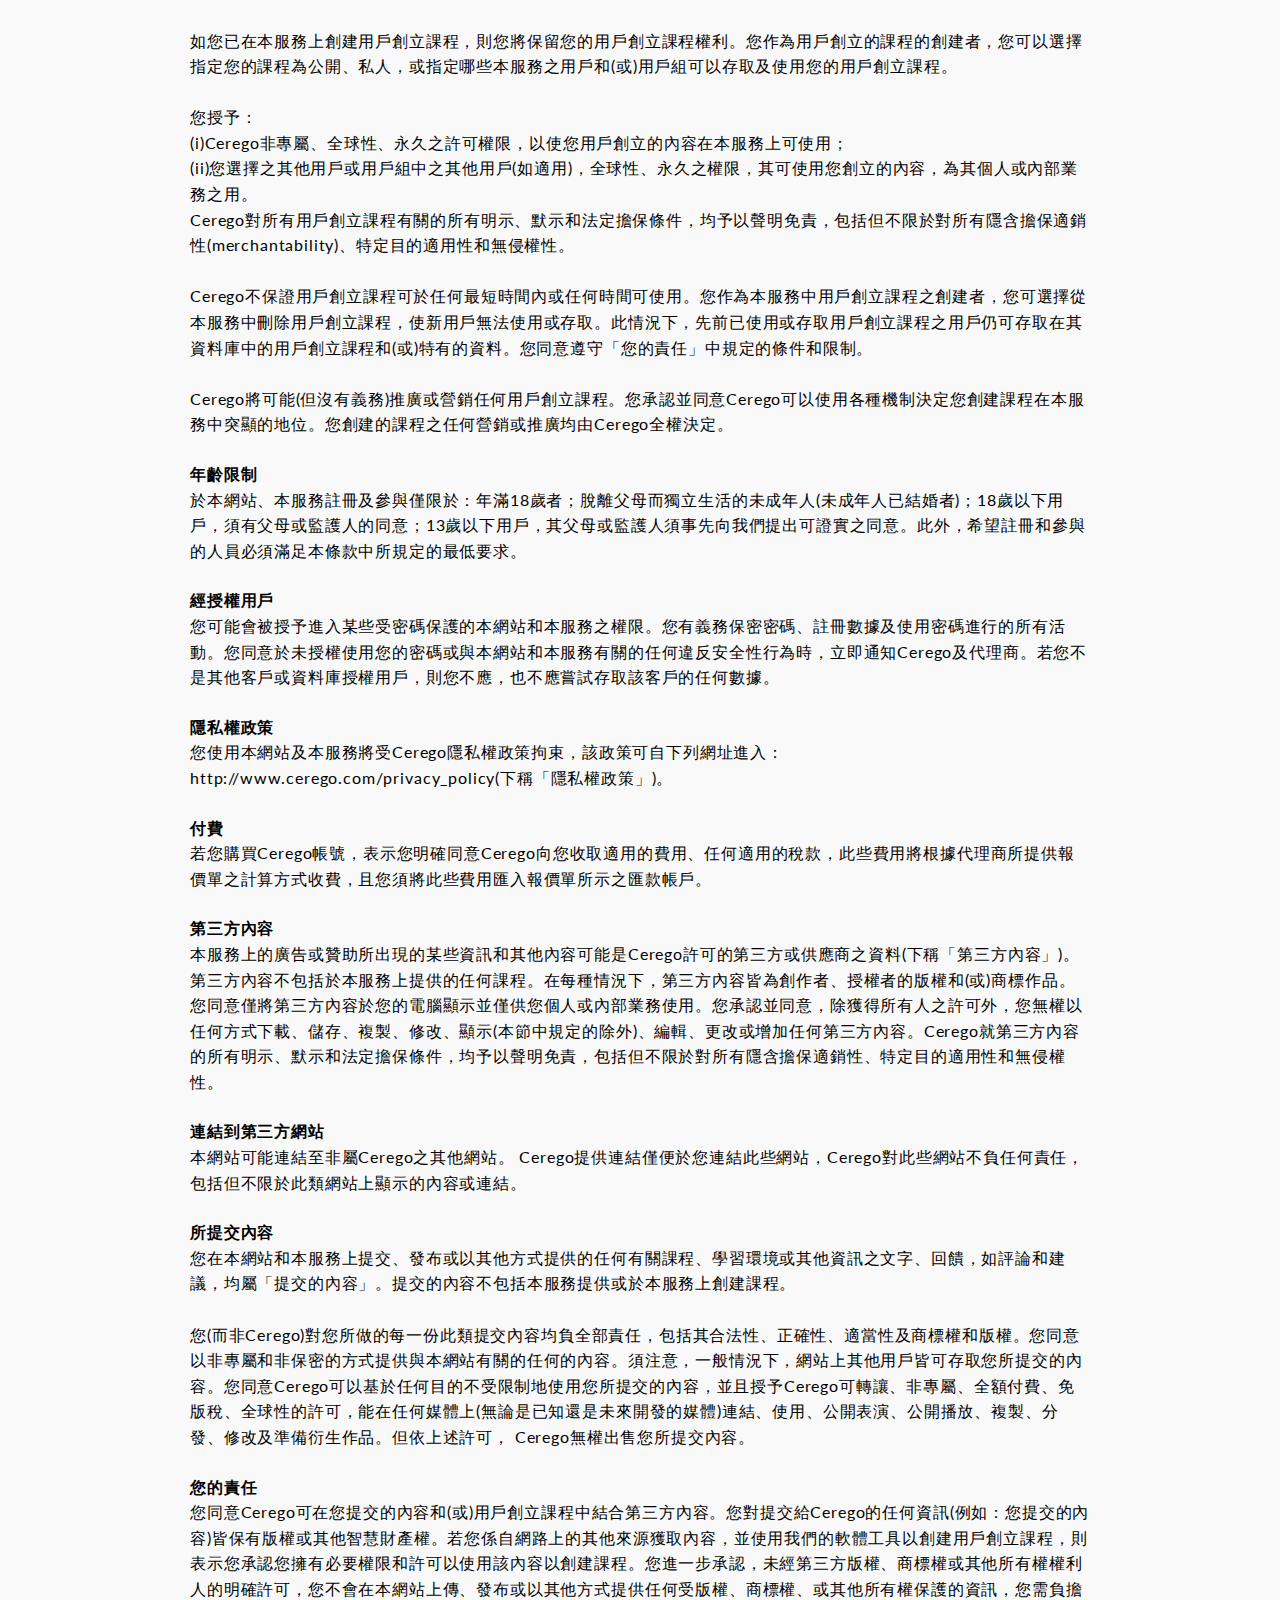
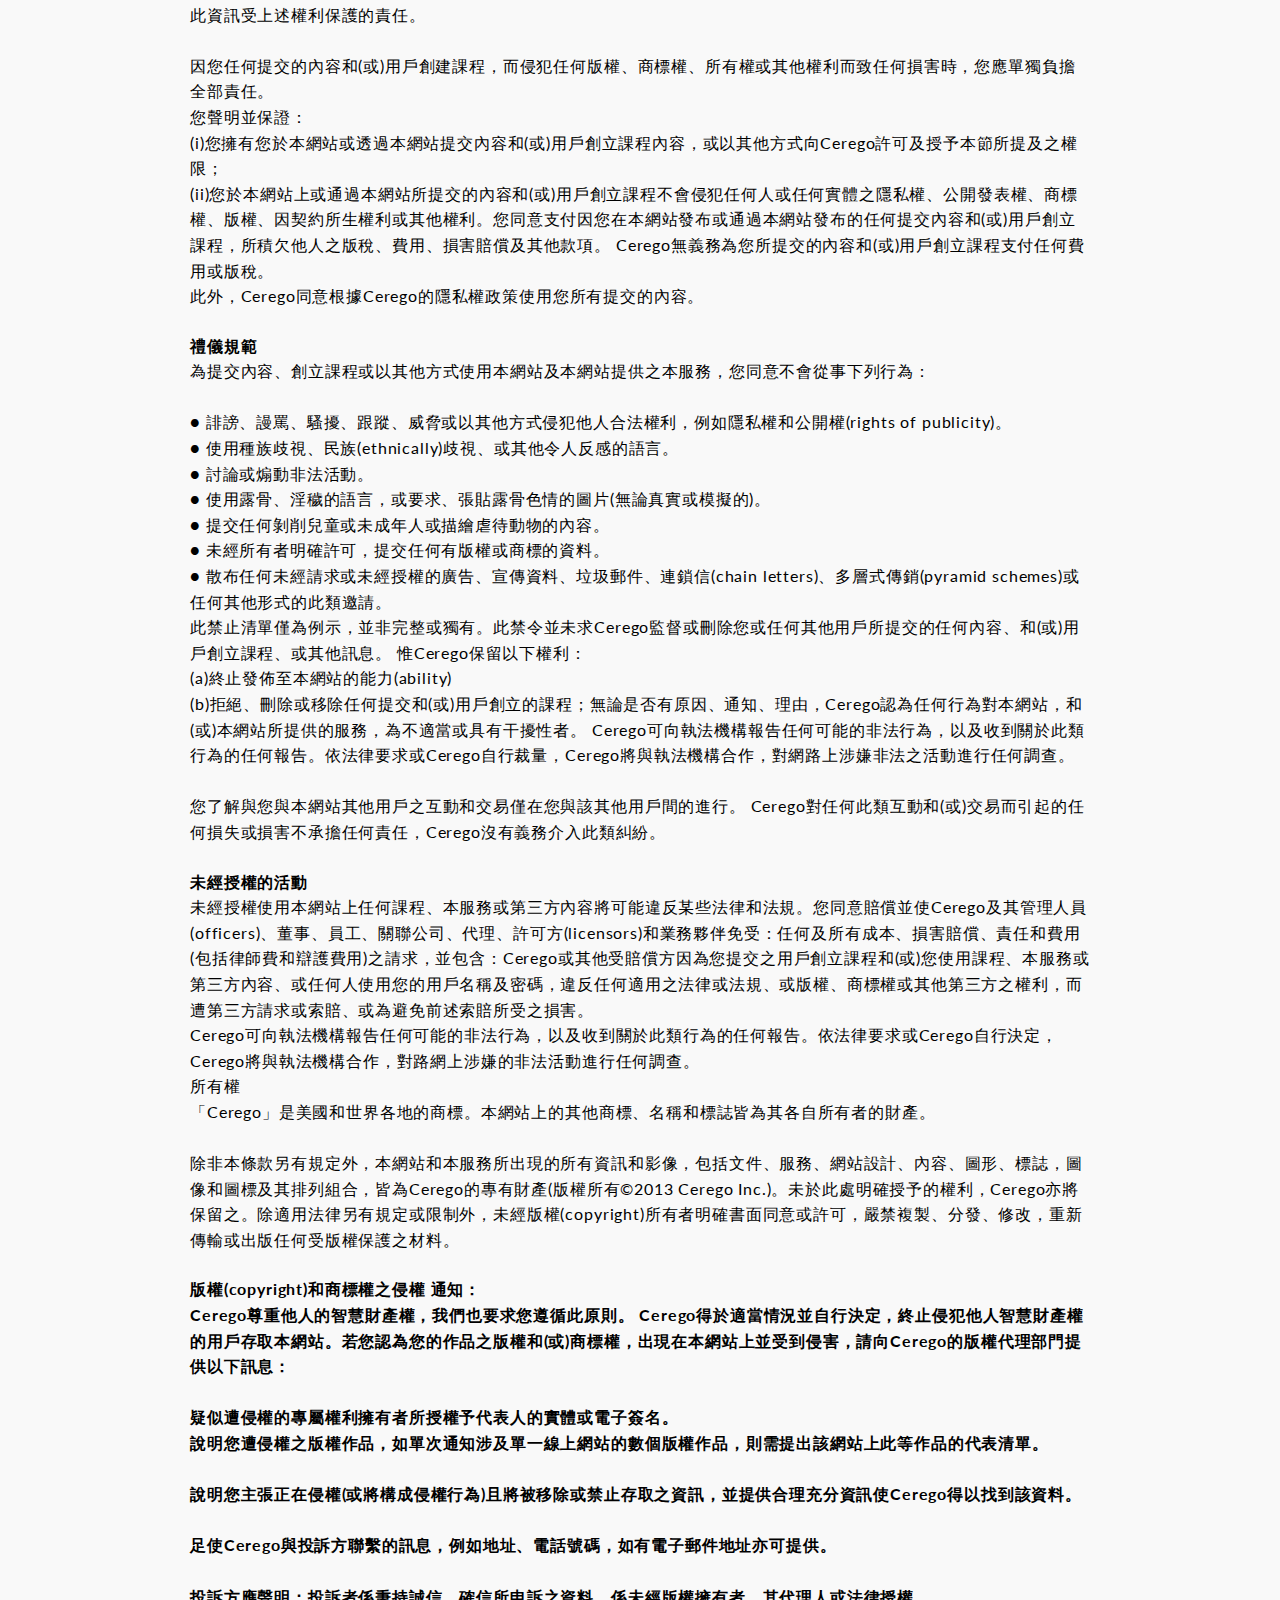
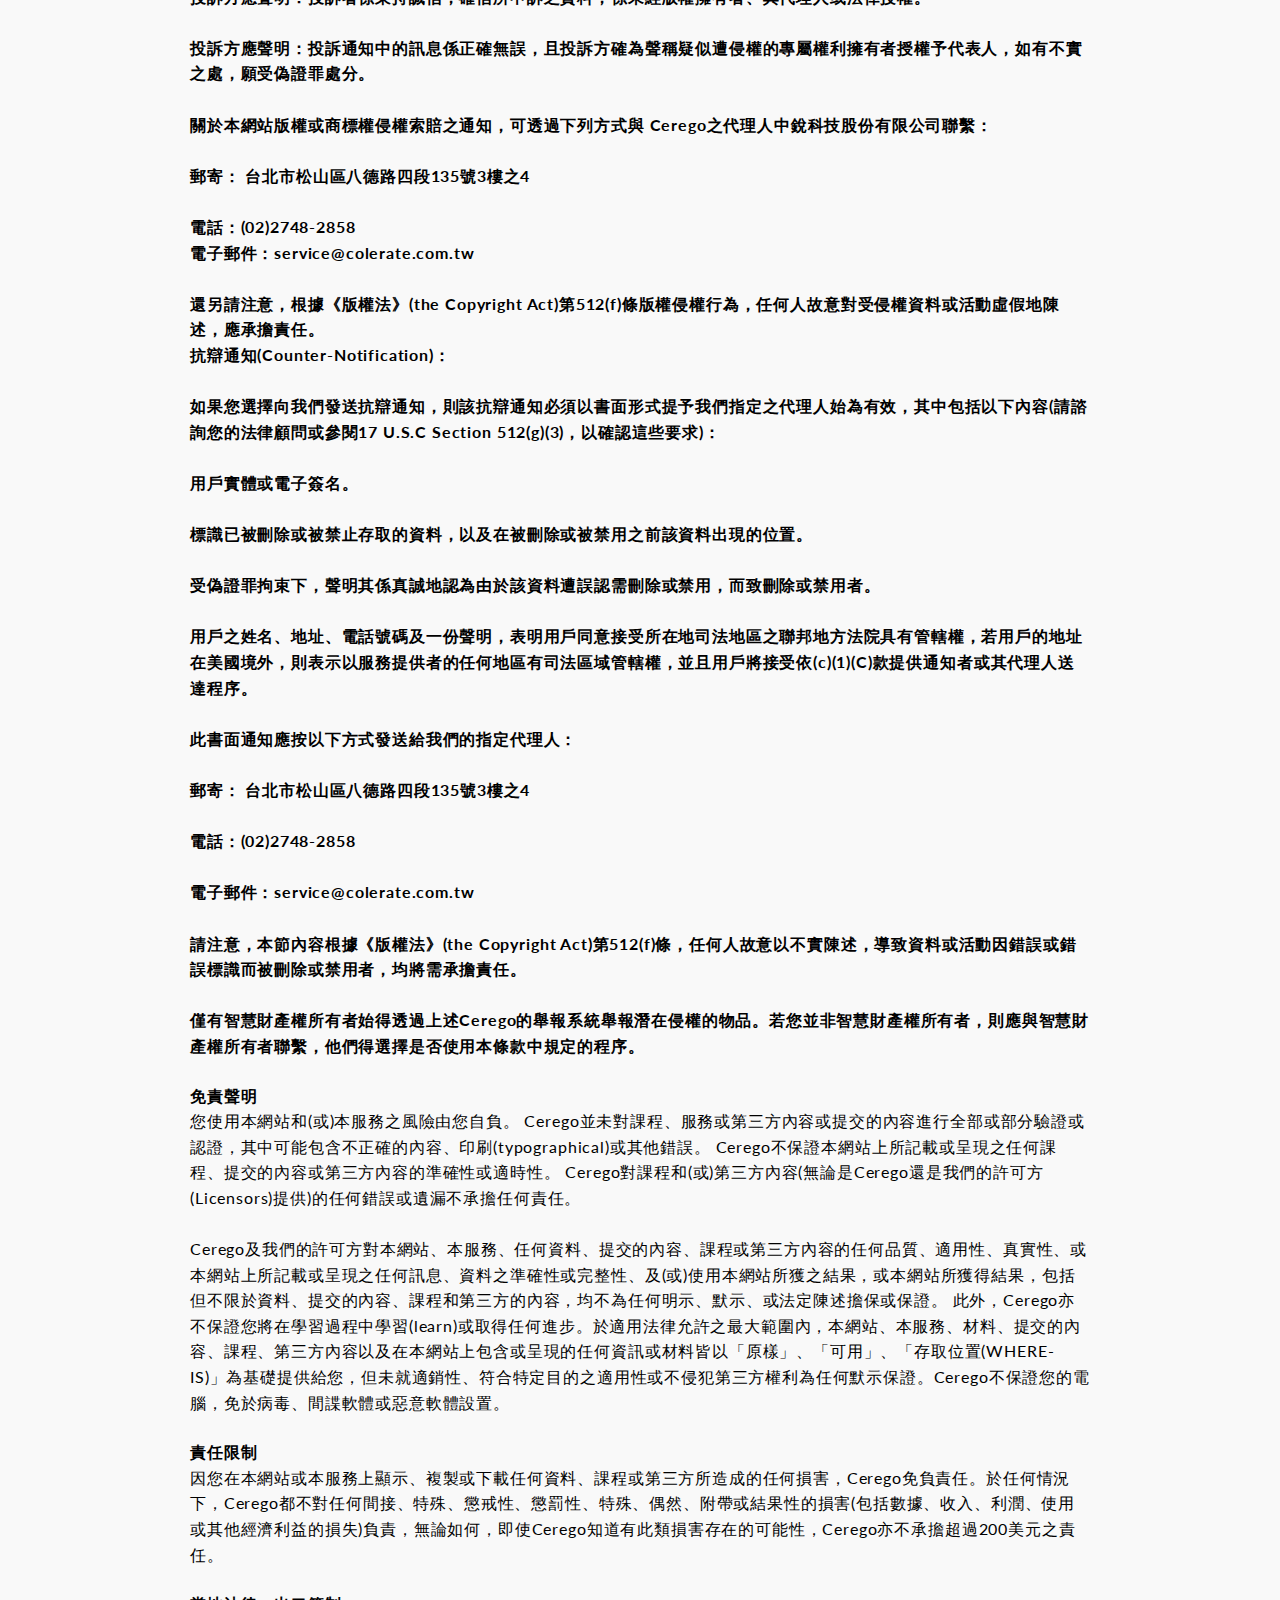
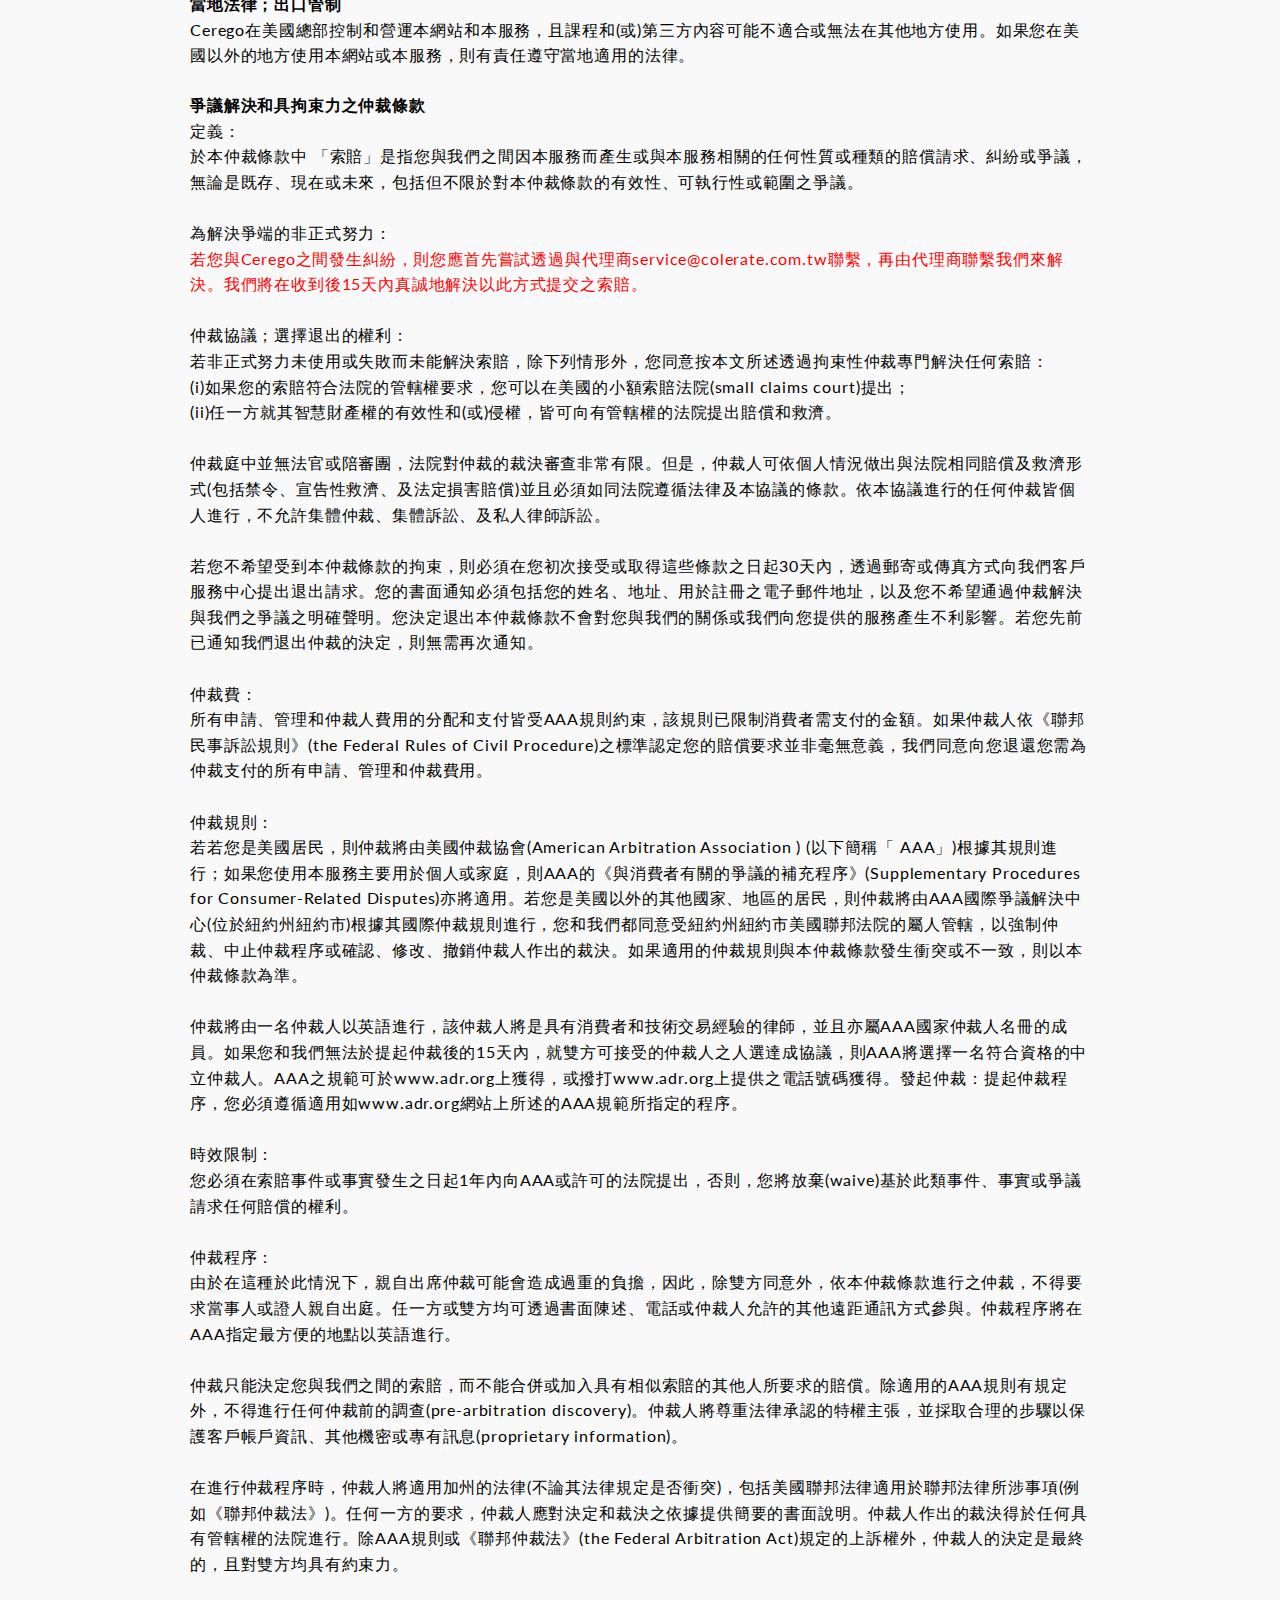
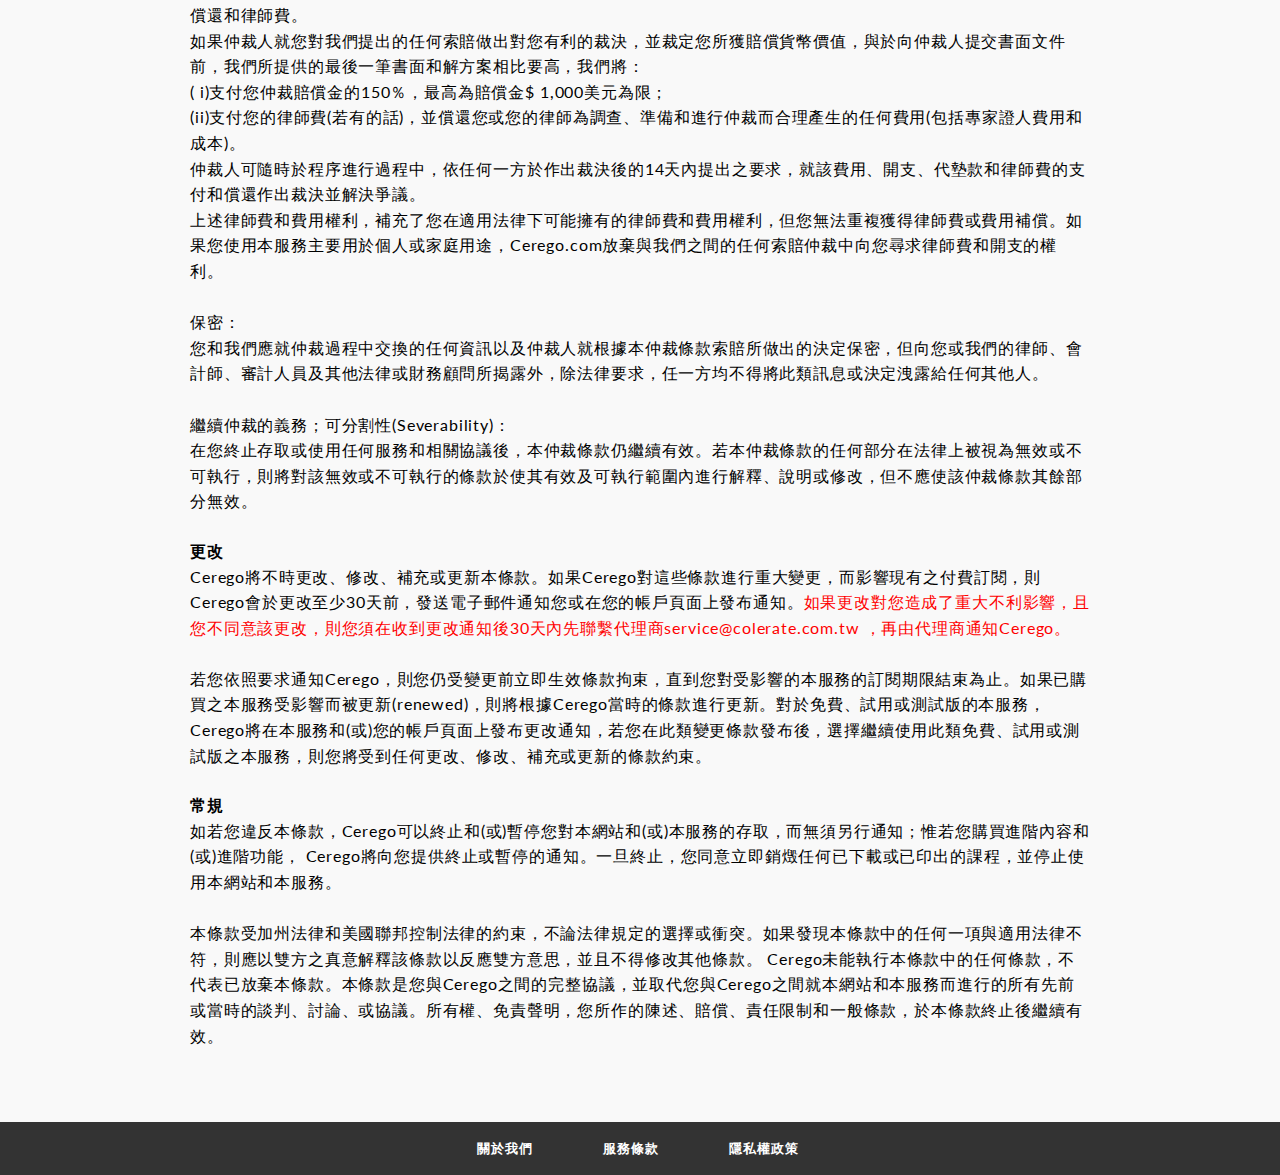
<file: service.html>
<!DOCTYPE html>
<!--[if IE 8]>          <html class="ie ie8"> <![endif]-->
<!--[if IE 9]>          <html class="ie ie9"> <![endif]-->
<!--[if gt IE 9]><!-->
<html>
<!--<![endif]-->

<head>
<!-- Meta -->
<meta charset="utf-8">
<meta name="keywords" content="HTML5 Template" />
<meta name="description" content="">
<meta name="author" content="">
<title>中銳科技</title>
<!-- Mobile Metas -->
<meta name="viewport" content="width=device-width, initial-scale=1.0">
<!-- Favicon -->
<link rel="shortcut icon" href="./favicon.ico">
<!-- CSS -->
<link rel="stylesheet" href="css/font-awesome/css/font-awesome.css">
<link rel="stylesheet" href="css/bootstrap.min.css">
<link rel="stylesheet" href="css/prettyphoto.css">
<link rel="stylesheet" href="css/pe-icon-7-stroke/css/pe-icon-7-stroke.css">
<link rel="stylesheet" href="js/vendors/owl-carousel/owl.theme.css">
<link rel="stylesheet" href="js/vendors/owl-carousel/owl.carousel.css">
<link rel="stylesheet" href="js/vendors/owl-carousel/owl.transitions.css">
<link rel="stylesheet" href="js/vendors/slick/slick.css">
<link rel="stylesheet" href="css/style.css">
<!-- Revslider CSS -->
<link rel='stylesheet' href="js/revolution/css/settings.css" type="text/css">
<link rel='stylesheet' href="js/revolution/css/layers.css" type="text/css">
<link rel='stylesheet' href="js/revolution/css/navigation.css" type="text/css">
<link rel='stylesheet' href="js/revolution/css/settings2.css" type="text/css">
<link rel='stylesheet' href="js/revolution/css/settings3.css" type="text/css">
<!-- Video BG -->
<link rel='stylesheet' href="css/ytplayer.css" type="text/css">
<link rel="stylesheet" href="css/aos.css">
<!-- HTML5 Shim and Respond.js IE8 support of HTML5 elements and media queries -->
<!-- WARNING: Respond.js doesn't work if you view the page via file:// -->
<!--[if lt IE 9]>
        <script src="https://oss.maxcdn.com/libs/html5shiv/3.7.0/html5shiv.js"></script>
        <script src="https://oss.maxcdn.com/libs/respond.js/1.4.2/respond.min.js"></script>
        <![endif]-->
</head>

<body class="header-sticky">
<!-- ****************** MOBILE MENU ******************* -->
<div class="snap-drawers">
  <div class="snap-drawer snap-drawer-left">
    <div class="mobile-menu">
      <ul id="mobile-menu" class="menu">
         <li class="menu-item"> <a href="product.html">產品介紹</a> </li>
        <li class="menu-item"> <a href="partner.html">合作夥伴</a> </li>
        <li class="menu-item"> <a href="index.html#cooperation">合作方式</a> </li>
        <li class="menu-item"> <a href="index.html#contact">聯絡我們</a> </li>
      </ul>
    </div>
  </div>
</div>
<!-- // END MOBILE MENU -->
<div class="wrapper" id="wrapper"> 
  <!-- ****************** HEADER ******************* -->
  <div class="clearfix"></div>
  <header>
    <div class="container container-full">
      <div class="row">
        <div class="col-md-2 col-xs-10 logo"> <a href="./index.html"><img src="images/logo.svg" alt=""/ style="width: 150px;" ></a> </div>
        <div class="col-xs-2 hidden-md hidden-lg"> <i id="open-left" class="fa fa-navicon"></i> </div>
        <div class="col-md-10 hidden-xs hidden-sm">
          <nav id="site-navigation" class="main-navigation hidden-xs hidden-sm">
            <div>
              <div class="primary-menu pull-right">
                <ul id="primary-menu" class="menu">
                   <li class="menu-item"> <a href="product.html">產品介紹</a> </li>
                  <li class="menu-item menu-item-has-children mega-menu"> <a href="partner.html">合作夥伴</a> </li>
                  <li class="menu-item menu-item-has-children"> <a href="index.html#cooperation">合作方式</a> </li>
                  <li class="menu-item menu-item-has-children mega-menu"> <a href="index.html#contact">聯絡我們</a> </li>
                </ul>
              </div>
            </div>
          </nav>
        </div>
      </div>
    </div>
  </header>
  <!-- // HEADER --> 
  
  <!-- ****************** PAGE HEADER ******************* -->
  <div class="big-title" id="service">
    <div class="container container-full">
      <div class="row">
        <div class="col-md-12 text-uppercase">
          <h1>服務條款 / SERVICE</h1>
        </div>
      </div>
    </div>
  </div>
  <!-- ****************** PAGE CONTENT ******************* -->
  <div class="site-content about content">
    <div class="container containerAbout">
      <div class="row">
        <div class="col-md-12">
          <div>
            <div>
              <div class="container blog-entry-content">
                <div class="row">
                  <div class="col-sm-12">
                    <div class="wpb_wrapper">
                      <div class="postcontent-type03">
                        <article class="post type-post">
                          <div class="recent-posts__item row">
                            <div class="col-md-12">
                              <p>此中文版本之服務條款不能完全取代英文版本的法律效力。在任何情況下產生之爭議與衝突，應以英文版本之服務條款https://www.cerego.com/terms-of-services（原文連結）約束雙方(您與Cerego公司)關係。</p>
                              <p><strong>第一條：目的</strong><br>
                                您在WWW.CEREGO.COM網站(下稱「本網站」)以及Cerego學習平台服務和應用程式(下統稱「本服務」)之使用，也包括REMEMBERTHAT™行動應用程式和REMEMBERTHAT.AI之使用，受以下條款和條件(下稱「本條款」)規範。<br>
                                <br>
                                您可直接透過本網站，也可間接透過第三方合作夥伴之網站和(或)應用程式存取並使用本服務。本條款是您與Cerego之間的協議，並規範您對本服務及本網站的存取和使用，若您不同意本條款中的任何內容，請勿存取或以其他方式使用本網站、本服務或本網站上任何的訊息。您使用本網站和(或)本服務將視為您同意遵守以下各項條款。Cerego可隨時對本網站之內容及提供之本服務進行修改。<br>
                                <br>
                                注意：本條款包含有拘束力的仲裁規定和提出賠償的期限，此將影響您的權利，故請仔細閱讀這些條款。</p>
                              <p><strong>一般使用限制</strong><br>
                                Cerego在Cerego平台之本服務上提供各種主題的學習經驗和課程。作為本服務的一部分，Cerego將免費提供本網站及本服務內的某些課程及其他各種文件、手冊資訊、內容、標誌、圖形和圖像(下統稱「內容」)。您可存取和使用內容的數量和類型可能受有限制， <br>
                                Cerego於您付費訂閱後，亦將提供某些課程(下稱「進階內容」)和(或)進階內容中的某些功能(下稱「進階功能」)。<br>
                                <br>
                                此外，Cerego還為某些用戶提供建立課程的服務(下稱「用戶創立課程」)。請注意，某些內容、進階內容，進階功能和(或)用戶創立課程可能具有額外其他資格或使用要求(將於課程頁面上指定)。<br>
                                <br>
                                內容、進階內容和創立的課程統稱為「課程」。若您從您的資料庫中刪除任何課程，並且您沒有訂閱現行的進階內容，則可能無法存取該課程先前的進度。您瞭解並同意，若發生以下「版權(copyright)及商標權之侵權」標題所述的賠償情形，Cerego得從本服務中刪除任何課程的全部或部分內容。</p>
                              <p><strong>內容、進階內容和進階功能</strong><br>
                                Cerego所提供之內容、進階內容和進階功能，將是Cerego或Cerego的貢獻者所擁有版權和(或)商標權作品。Cerego授予您一項有限、個人、非專屬、不可轉讓之權利，以允許您使用、顯示、及複製內容及進階內容，並僅為您個人或內部業務而使用本網站及本服務，您使用免費內容之權利持續至Cerego自行決定終止為止。於您已付費訂閱期間內，您仍得繼續享有使用進階內容和進階功能的權利。<br>
                                <br>
                                除上述有限許可外，您承認並同意，您無權以任何方式修改、編輯、複製、重製、創建衍生作品，對它們進行反向工程、更改、增加或以任何方式利用任何內容、進階內容、進階功能、本網站或本服務。您不得以任何方式將內容、進階內容、進階功能或服務給予任何第三方。<br>
                                <br>
                                若內容或進階內容已自本服務中刪除，以致新用戶無法使用或存取該內容或進階內容時。於用戶對本服務的存取被終止或暫停前，
                                Cerego將以商業上合理的努力，使先前已使用或存取已刪除的內容或進階內容之用戶繼續存儲在其資料庫中的內容、進階內容課程及課程元素，但是，Cerego不保證從本服務中刪除特定內容或進階內容後，用戶能存取在用戶資料庫中內容、進階內容的課程及課程元素。</p>
                              <p><strong>用戶創立課程</strong><br>
                                Cerego提供某些軟體工具作為本服務的一部分，使您可以創建用戶課程。 Cerego授予您有限、個人、非專屬和不可轉讓之權利，僅於本服務中，允許您使用軟體工具創立課程。您承認並同意，您無權修改、編輯、複製、重製、創建衍生作品、為反向工程、更改、增加或以任何不當方式使用Cerego提供的這些軟體工具。您不得以任何方式將這些軟體工具給予任何第三方。於本條款終止或您存取授權的本服務被終止或暫停前，您擁有繼續使用這些軟體工具的權利。<br>
                                <br>
                                如您已在本服務上創建用戶創立課程，則您將保留您的用戶創立課程權利。您作為用戶創立的課程的創建者，您可以選擇指定您的課程為公開、私人，或指定哪些本服務之用戶和(或)用戶組可以存取及使用您的用戶創立課程。<br>
                                <br>
                                您授予：<br>
                                (i)Cerego非專屬、全球性、永久之許可權限，以使您用戶創立的內容在本服務上可使用；<br>
                                (ii)您選擇之其他用戶或用戶組中之其他用戶(如適用)，全球性、永久之權限，其可使用您創立的內容，為其個人或內部業務之用。<br>
                                Cerego對所有用戶創立課程有關的所有明示、默示和法定擔保條件，均予以聲明免責，包括但不限於對所有隱含擔保適銷性(merchantability)、特定目的適用性和無侵權性。<br>
                                <br>
                                Cerego不保證用戶創立課程可於任何最短時間內或任何時間可使用。您作為本服務中用戶創立課程之創建者，您可選擇從本服務中刪除用戶創立課程，使新用戶無法使用或存取。此情況下，先前已使用或存取用戶創立課程之用戶仍可存取在其資料庫中的用戶創立課程和(或)特有的資料。您同意遵守「您的責任」中規定的條件和限制。<br>
                                <br>
                                Cerego將可能(但沒有義務)推廣或營銷任何用戶創立課程。您承認並同意Cerego可以使用各種機制決定您創建課程在本服務中突顯的地位。您創建的課程之任何營銷或推廣均由Cerego全權決定。</p>
                              <p><strong>年齡限制</strong><br>
                                於本網站、本服務註冊及參與僅限於：年滿18歲者；脫離父母而獨立生活的未成年人(未成年人已結婚者)；18歲以下用戶，須有父母或監護人的同意；13歲以下用戶，其父母或監護人須事先向我們提出可證實之同意。此外，希望註冊和參與的人員必須滿足本條款中所規定的最低要求。</p>
                              <p><strong>經授權用戶</strong><br>
                                您可能會被授予進入某些受密碼保護的本網站和本服務之權限。您有義務保密密碼、註冊數據及使用密碼進行的所有活動。您同意於未授權使用您的密碼或與本網站和本服務有關的任何違反安全性行為時，立即通知Cerego及代理商。若您不是其他客戶或資料庫授權用戶，則您不應，也不應嘗試存取該客戶的任何數據。</p>
                              <p><strong>隱私權政策</strong><br>
                                您使用本網站及本服務將受Cerego隱私權政策拘束，該政策可自下列網址進入：http://www.cerego.com/privacy_policy(下稱「隱私權政策」)。</p>
                              <p><strong>付費</strong><br>
                                若您購買Cerego帳號，表示您明確同意Cerego向您收取適用的費用、任何適用的稅款，此些費用將根據代理商所提供報價單之計算方式收費，且您須將此些費用匯入報價單所示之匯款帳戶。</p>
                              <p><strong>第三方內容</strong><br>
                                本服務上的廣告或贊助所出現的某些資訊和其他內容可能是Cerego許可的第三方或供應商之資料(下稱「第三方內容」)。第三方內容不包括於本服務上提供的任何課程。在每種情況下，第三方內容皆為創作者、授權者的版權和(或)商標作品。您同意僅將第三方內容於您的電腦顯示並僅供您個人或內部業務使用。您承認並同意，除獲得所有人之許可外，您無權以任何方式下載、儲存、複製、修改、顯示(本節中規定的除外)、編輯、更改或增加任何第三方內容。Cerego就第三方內容的所有明示、默示和法定擔保條件，均予以聲明免責，包括但不限於對所有隱含擔保適銷性、特定目的適用性和無侵權性。</p>
                              <p><strong>連結到第三方網站</strong><br>
                                本網站可能連結至非屬Cerego之其他網站。 Cerego提供連結僅便於您連結此些網站，Cerego對此些網站不負任何責任，包括但不限於此類網站上顯示的內容或連結。</p>
                              <p><strong>所提交內容</strong><br>
                                您在本網站和本服務上提交、發布或以其他方式提供的任何有關課程、學習環境或其他資訊之文字、回饋，如評論和建議，均屬「提交的內容」。提交的內容不包括本服務提供或於本服務上創建課程。<br>
                                <br>
                                您(而非Cerego)對您所做的每一份此類提交內容均負全部責任，包括其合法性、正確性、適當性及商標權和版權。您同意以非專屬和非保密的方式提供與本網站有關的任何的內容。須注意，一般情況下，網站上其他用戶皆可存取您所提交的內容。您同意Cerego可以基於任何目的不受限制地使用您所提交的內容，並且授予Cerego可轉讓、非專屬、全額付費、免版稅、全球性的許可，能在任何媒體上(無論是已知還是未來開發的媒體)連結、使用、公開表演、公開播放、複製、分發、修改及準備衍生作品。但依上述許可，
                                Cerego無權出售您所提交內容。</p>
                              <p><strong>您的責任</strong><br>
                                您同意Cerego可在您提交的內容和(或)用戶創立課程中結合第三方內容。您對提交給Cerego的任何資訊(例如：您提交的內容)皆保有版權或其他智慧財產權。若您係自網路上的其他來源獲取內容，並使用我們的軟體工具以創建用戶創立課程，則表示您承認您擁有必要權限和許可以使用該內容以創建課程。您進一步承認，未經第三方版權、商標權或其他所有權權利人的明確許可，您不會在本網站上傳、發布或以其他方式提供任何受版權、商標權、或其他所有權保護的資訊，您需負擔此資訊受上述權利保護的責任。<br>
                                <br>
                                因您任何提交的內容和(或)用戶創建課程，而侵犯任何版權、商標權、所有權或其他權利而致任何損害時，您應單獨負擔全部責任。<br>
                                您聲明並保證：<br>
                                (i)您擁有您於本網站或透過本網站提交內容和(或)用戶創立課程內容，或以其他方式向Cerego許可及授予本節所提及之權限；<br>
                                (ii)您於本網站上或通過本網站所提交的內容和(或)用戶創立課程不會侵犯任何人或任何實體之隱私權、公開發表權、商標權、版權、因契約所生權利或其他權利。您同意支付因您在本網站發布或通過本網站發布的任何提交內容和(或)用戶創立課程，所積欠他人之版稅、費用、損害賠償及其他款項。 Cerego無義務為您所提交的內容和(或)用戶創立課程支付任何費用或版稅。<br>
                                此外，Cerego同意根據Cerego的隱私權政策使用您所有提交的內容。</p>
                              <p><strong>禮儀規範</strong><br>
                                為提交內容、創立課程或以其他方式使用本網站及本網站提供之本服務，您同意不會從事下列行為：<br>
                                <br>
                                ●	誹謗、謾罵、騷擾、跟蹤、威脅或以其他方式侵犯他人合法權利，例如隱私權和公開權(rights of publicity)。<br>
                                ●	使用種族歧視、民族(ethnically)歧視、或其他令人反感的語言。<br>
                                ●	討論或煽動非法活動。<br>
                                ●	使用露骨、淫穢的語言，或要求、張貼露骨色情的圖片(無論真實或模擬的)。<br>
                                ●	提交任何剝削兒童或未成年人或描繪虐待動物的內容。<br>
                                ●	未經所有者明確許可，提交任何有版權或商標的資料。<br>
                                ●	散布任何未經請求或未經授權的廣告、宣傳資料、垃圾郵件、連鎖信(chain letters)、多層式傳銷(pyramid schemes)或任何其他形式的此類邀請。<br>
                                此禁止清單僅為例示，並非完整或獨有。此禁令並未求Cerego監督或刪除您或任何其他用戶所提交的任何內容、和(或)用戶創立課程、或其他訊息。 惟Cerego保留以下權利：<br>
                                (a)終止發佈至本網站的能力(ability) <br>
                                (b)拒絕、刪除或移除任何提交和(或)用戶創立的課程；無論是否有原因、通知、理由，Cerego認為任何行為對本網站，和(或)本網站所提供的服務，為不適當或具有干擾性者。 Cerego可向執法機構報告任何可能的非法行為，以及收到關於此類行為的任何報告。依法律要求或Cerego自行裁量，Cerego將與執法機構合作，對網路上涉嫌非法之活動進行任何調查。<br>
                                <br>
                                您了解與您與本網站其他用戶之互動和交易僅在您與該其他用戶間的進行。 Cerego對任何此類互動和(或)交易而引起的任何損失或損害不承擔任何責任，Cerego沒有義務介入此類糾紛。</p>
                              <p><strong>未經授權的活動</strong><br>
                                未經授權使用本網站上任何課程、本服務或第三方內容將可能違反某些法律和法規。您同意賠償並使Cerego及其管理人員(officers)、董事、員工、關聯公司、代理、許可方(licensors)和業務夥伴免受：任何及所有成本、損害賠償、責任和費用(包括律師費和辯護費用)之請求，並包含：Cerego或其他受賠償方因為您提交之用戶創立課程和(或)您使用課程、本服務或第三方內容、或任何人使用您的用戶名稱及密碼，違反任何適用之法律或法規、或版權、商標權或其他第三方之權利，而遭第三方請求或索賠、或為避免前述索賠所受之損害。<br>
                                Cerego可向執法機構報告任何可能的非法行為，以及收到關於此類行為的任何報告。依法律要求或Cerego自行決定，Cerego將與執法機構合作，對路網上涉嫌的非法活動進行任何調查。<br>
                                所有權<br>
                                「Cerego」是美國和世界各地的商標。本網站上的其他商標、名稱和標誌皆為其各自所有者的財產。<br>
                                <br>
                                除非本條款另有規定外，本網站和本服務所出現的所有資訊和影像，包括文件、服務、網站設計、內容、圖形、標誌，圖像和圖標及其排列組合，皆為Cerego的專有財產(版權所有©2013 Cerego Inc.)。未於此處明確授予的權利，Cerego亦將保留之。除適用法律另有規定或限制外，未經版權(copyright)所有者明確書面同意或許可，嚴禁複製、分發、修改，重新傳輸或出版任何受版權保護之材料。</p>
                              <p><strong>版權(copyright)和商標權之侵權
                                通知：<br>
                                Cerego尊重他人的智慧財產權，我們也要求您遵循此原則。 Cerego得於適當情況並自行決定，終止侵犯他人智慧財產權的用戶存取本網站。若您認為您的作品之版權和(或)商標權，出現在本網站上並受到侵害，請向Cerego的版權代理部門提供以下訊息：<br>
                                <br>
                                疑似遭侵權的專屬權利擁有者所授權予代表人的實體或電子簽名。 <br>
                                說明您遭侵權之版權作品，如單次通知涉及單一線上網站的數個版權作品，則需提出該網站上此等作品的代表清單。<br>
                                <br>
                                說明您主張正在侵權(或將構成侵權行為)且將被移除或禁止存取之資訊，並提供合理充分資訊使Cerego得以找到該資料。<br>
                                <br>
                                足使Cerego與投訴方聯繫的訊息，例如地址、電話號碼，如有電子郵件地址亦可提供。<br>
                                <br>
                                投訴方應聲明：投訴者係秉持誠信，確信所申訴之資料，係未經版權擁有者、其代理人或法律授權。<br>
                                <br>
                                投訴方應聲明：投訴通知中的訊息係正確無誤，且投訴方確為聲稱疑似遭侵權的專屬權利擁有者授權予代表人，如有不實之處，願受偽證罪處分。<br>
                                <br>
                                關於本網站版權或商標權侵權索賠之通知，可透過下列方式與
                                Cerego之代理人中銳科技股份有限公司聯繫：<br>
                                <br>
                                郵寄： 台北市松山區八德路四段135號3樓之4<br>
                                <br>
                                電話：(02)2748-2858<br>
                                電子郵件：service@colerate.com.tw<br>
                                <br>
                                還另請注意，根據《版權法》(the Copyright Act)第512(f)條版權侵權行為，任何人故意對受侵權資料或活動虛假地陳述，應承擔責任。<br>
                                抗辯通知(Counter-Notification)：<br>
                                <br>
                                如果您選擇向我們發送抗辯通知，則該抗辯通知必須以書面形式提予我們指定之代理人始為有效，其中包括以下內容(請諮詢您的法律顧問或參閱17 U.S.C Section 512(g)(3)，以確認這些要求)：<br>
                                <br>
                                用戶實體或電子簽名。<br>
                                <br>
                                標識已被刪除或被禁止存取的資料，以及在被刪除或被禁用之前該資料出現的位置。<br>
                                <br>
                                受偽證罪拘束下，聲明其係真誠地認為由於該資料遭誤認需刪除或禁用，而致刪除或禁用者。<br>
                                <br>
                                用戶之姓名、地址、電話號碼及一份聲明，表明用戶同意接受所在地司法地區之聯邦地方法院具有管轄權，若用戶的地址在美國境外，則表示以服務提供者的任何地區有司法區域管轄權，並且用戶將接受依(c)(1)(C)款提供通知者或其代理人送達程序。<br>
                                <br>
                                此書面通知應按以下方式發送給我們的指定代理人：<br>
                                <br>
                                郵寄： 台北市松山區八德路四段135號3樓之4<br>
                                <br>
                                電話：(02)2748-2858<br>
                                <br>
                                電子郵件：service@colerate.com.tw<br>
                                <br>
                                請注意，本節內容根據《版權法》(the Copyright Act)第512(f)條，任何人故意以不實陳述，導致資料或活動因錯誤或錯誤標識而被刪除或禁用者，均將需承擔責任。<br>
                                <br>
                                僅有智慧財產權所有者始得透過上述Cerego的舉報系統舉報潛在侵權的物品。若您並非智慧財產權所有者，則應與智慧財產權所有者聯繫，他們得選擇是否使用本條款中規定的程序。</p>
                              <p><strong>免責聲明</strong><br>
                                您使用本網站和(或)本服務之風險由您自負。 Cerego並未對課程、服務或第三方內容或提交的內容進行全部或部分驗證或認證，其中可能包含不正確的內容、印刷(typographical)或其他錯誤。 Cerego不保證本網站上所記載或呈現之任何課程、提交的內容或第三方內容的準確性或適時性。 Cerego對課程和(或)第三方內容(無論是Cerego還是我們的許可方(Licensors)提供)的任何錯誤或遺漏不承擔任何責任。<br>
                                <br>
                                Cerego及我們的許可方對本網站、本服務、任何資料、提交的內容、課程或第三方內容的任何品質、適用性、真實性、或本網站上所記載或呈現之任何訊息、資料之準確性或完整性、及(或)使用本網站所獲之結果，或本網站所獲得結果，包括但不限於資料、提交的內容、課程和第三方的內容，均不為任何明示、默示、或法定陳述擔保或保證。 此外，Cerego亦不保證您將在學習過程中學習(learn)或取得任何進步。於適用法律允許之最大範圍內，本網站、本服務、材料、提交的內容、課程、第三方內容以及在本網站上包含或呈現的任何資訊或材料皆以「原樣」、「可用」、「存取位置(WHERE-IS)」為基礎提供給您，但未就適銷性、符合特定目的之適用性或不侵犯第三方權利為任何默示保證。Cerego不保證您的電腦，免於病毒、間諜軟體或惡意軟體設置。</p>
                              <p><strong>責任限制</strong><br>
                                因您在本網站或本服務上顯示、複製或下載任何資料、課程或第三方所造成的任何損害，Cerego免負責任。於任何情況下，Cerego都不對任何間接、特殊、懲戒性、懲罰性、特殊、偶然、附帶或結果性的損害(包括數據、收入、利潤、使用或其他經濟利益的損失)負責，無論如何，即使Cerego知道有此類損害存在的可能性，Cerego亦不承擔超過200美元之責任。</p>
                              <p><strong>當地法律；出口管制</strong><br>
                                Cerego在美國總部控制和營運本網站和本服務，且課程和(或)第三方內容可能不適合或無法在其他地方使用。如果您在美國以外的地方使用本網站或本服務，則有責任遵守當地適用的法律。</p>
                              <p><strong>爭議解決和具拘束力之仲裁條款</strong><br>
                                定義：<br>
                                於本仲裁條款中 「索賠」是指您與我們之間因本服務而產生或與本服務相關的任何性質或種類的賠償請求、糾紛或爭議，無論是既存、現在或未來，包括但不限於對本仲裁條款的有效性、可執行性或範圍之爭議。<br>
                                <br>
                                為解決爭端的非正式努力：<br>
                                <span style="color: #f00;">若您與Cerego之間發生糾紛，則您應首先嘗試透過與代理商service@colerate.com.tw聯繫，再由代理商聯繫我們來解決。我們將在收到後15天內真誠地解決以此方式提交之索賠。</span><br>
                                <br>
                                仲裁協議；選擇退出的權利：<br>
                                若非正式努力未使用或失敗而未能解決索賠，除下列情形外，您同意按本文所述透過拘束性仲裁專門解決任何索賠：<br>
                                (i)如果您的索賠符合法院的管轄權要求，您可以在美國的小額索賠法院(small claims court)提出；<br>
                                (ii)任一方就其智慧財產權的有效性和(或)侵權，皆可向有管轄權的法院提出賠償和救濟。<br>
                                <br>
                                仲裁庭中並無法官或陪審團，法院對仲裁的裁決審查非常有限。但是，仲裁人可依個人情況做出與法院相同賠償及救濟形式(包括禁令、宣告性救濟、及法定損害賠償)並且必須如同法院遵循法律及本協議的條款。依本協議進行的任何仲裁皆個人進行，不允許集體仲裁、集體訴訟、及私人律師訴訟。<br>
                                <br>
                                若您不希望受到本仲裁條款的拘束，則必須在您初次接受或取得這些條款之日起30天內，透過郵寄或傳真方式向我們客戶服務中心提出退出請求。您的書面通知必須包括您的姓名、地址、用於註冊之電子郵件地址，以及您不希望通過仲裁解決與我們之爭議之明確聲明。您決定退出本仲裁條款不會對您與我們的關係或我們向您提供的服務產生不利影響。若您先前已通知我們退出仲裁的決定，則無需再次通知。<br>
                                <br>
                                仲裁費：<br>
                                所有申請、管理和仲裁人費用的分配和支付皆受AAA規則約束，該規則已限制消費者需支付的金額。如果仲裁人依《聯邦民事訴訟規則》(the Federal Rules of Civil Procedure)之標準認定您的賠償要求並非毫無意義，我們同意向您退還您需為仲裁支付的所有申請、管理和仲裁費用。<br>
                                <br>
                                仲裁規則：<br>
                                若若您是美國居民，則仲裁將由美國仲裁協會(American Arbitration Association ) (以下簡稱「 AAA」)根據其規則進行；如果您使用本服務主要用於個人或家庭，則AAA的《與消費者有關的爭議的補充程序》(Supplementary Procedures for Consumer-Related Disputes)亦將適用。若您是美國以外的其他國家、地區的居民，則仲裁將由AAA國際爭議解決中心(位於紐約州紐約市)根據其國際仲裁規則進行，您和我們都同意受紐約州紐約市美國聯邦法院的屬人管轄，以強制仲裁、中止仲裁程序或確認、修改、撤銷仲裁人作出的裁決。如果適用的仲裁規則與本仲裁條款發生衝突或不一致，則以本仲裁條款為準。<br>
                                <br>
                                仲裁將由一名仲裁人以英語進行，該仲裁人將是具有消費者和技術交易經驗的律師，並且亦屬AAA國家仲裁人名冊的成員。如果您和我們無法於提起仲裁後的15天內，就雙方可接受的仲裁人之人選達成協議，則AAA將選擇一名符合資格的中立仲裁人。AAA之規範可於www.adr.org上獲得，或撥打www.adr.org上提供之電話號碼獲得。發起仲裁：提起仲裁程序，您必須遵循適用如www.adr.org網站上所述的AAA規範所指定的程序。<br>
                                <br>
                                時效限制：<br>
                                您必須在索賠事件或事實發生之日起1年內向AAA或許可的法院提出，否則，您將放棄(waive)基於此類事件、事實或爭議請求任何賠償的權利。<br>
                                <br>
                                仲裁程序：<br>
                                由於在這種於此情況下，親自出席仲裁可能會造成過重的負擔，因此，除雙方同意外，依本仲裁條款進行之仲裁，不得要求當事人或證人親自出庭。任一方或雙方均可透過書面陳述、電話或仲裁人允許的其他遠距通訊方式參與。仲裁程序將在AAA指定最方便的地點以英語進行。<br>
                                <br>
                                仲裁只能決定您與我們之間的索賠，而不能合併或加入具有相似索賠的其他人所要求的賠償。除適用的AAA規則有規定外，不得進行任何仲裁前的調查(pre-arbitration discovery)。仲裁人將尊重法律承認的特權主張，並採取合理的步驟以保護客戶帳戶資訊、其他機密或專有訊息(proprietary information)。<br>
                                <br>
                                在進行仲裁程序時，仲裁人將適用加州的法律(不論其法律規定是否衝突)，包括美國聯邦法律適用於聯邦法律所涉事項(例如《聯邦仲裁法》)。任何一方的要求，仲裁人應對決定和裁決之依據提供簡要的書面說明。仲裁人作出的裁決得於任何具有管轄權的法院進行。除AAA規則或《聯邦仲裁法》(the Federal Arbitration Act)規定的上訴權外，仲裁人的決定是最終的，且對雙方均具有約束力。<br>
                                <br>
                                償還和律師費。<br>
                                如果仲裁人就您對我們提出的任何索賠做出對您有利的裁決，並裁定您所獲賠償貨幣價值，與於向仲裁人提交書面文件前，我們所提供的最後一筆書面和解方案相比要高，我們將：<br>
                                ( i)支付您仲裁賠償金的150％，最高為賠償金$ 1,000美元為限； <br>
                                (ii)支付您的律師費(若有的話)，並償還您或您的律師為調查、準備和進行仲裁而合理產生的任何費用(包括專家證人費用和成本)。<br>
                                仲裁人可隨時於程序進行過程中，依任何一方於作出裁決後的14天內提出之要求，就該費用、開支、代墊款和律師費的支付和償還作出裁決並解決爭議。<br>
                                上述律師費和費用權利，補充了您在適用法律下可能擁有的律師費和費用權利，但您無法重複獲得律師費或費用補償。如果您使用本服務主要用於個人或家庭用途，Cerego.com放棄與我們之間的任何索賠仲裁中向您尋求律師費和開支的權利。<br>
                                <br>
                                保密：<br>
                                您和我們應就仲裁過程中交換的任何資訊以及仲裁人就根據本仲裁條款索賠所做出的決定保密，但向您或我們的律師、會計師、審計人員及其他法律或財務顧問所揭露外，除法律要求，任一方均不得將此類訊息或決定洩露給任何其他人。<br>
                                <br>
                                繼續仲裁的義務；可分割性(Severability)：<br>
                                在您終止存取或使用任何服務和相關協議後，本仲裁條款仍繼續有效。若本仲裁條款的任何部分在法律上被視為無效或不可執行，則將對該無效或不可執行的條款於使其有效及可執行範圍內進行解釋、說明或修改，但不應使該仲裁條款其餘部分無效。</p>
                              <p><strong>更改</strong><br>
                                Cerego將不時更改、修改、補充或更新本條款。如果Cerego對這些條款進行重大變更，而影響現有之付費訂閱，則Cerego會於更改至少30天前，發送電子郵件通知您或在您的帳戶頁面上發布通知。<span style="color: #f00;">如果更改對您造成了重大不利影響，且您不同意該更改，則您須在收到更改通知後30天內先聯繫代理商service@colerate.com.tw ，再由代理商通知Cerego。</span><br>
                                <br>
                                若您依照要求通知Cerego，則您仍受變更前立即生效條款拘束，直到您對受影響的本服務的訂閱期限結束為止。如果已購買之本服務受影響而被更新(renewed)，則將根據Cerego當時的條款進行更新。對於免費、試用或測試版的本服務，Cerego將在本服務和(或)您的帳戶頁面上發布更改通知，若您在此類變更條款發布後，選擇繼續使用此類免費、試用或測試版之本服務，則您將受到任何更改、修改、補充或更新的條款約束。</p>
                              <p><strong>常規</strong><br>
                                如若您違反本條款，Cerego可以終止和(或)暫停您對本網站和(或)本服務的存取，而無須另行通知；惟若您購買進階內容和(或)進階功能， Cerego將向您提供終止或暫停的通知。一旦終止，您同意立即銷燬任何已下載或已印出的課程，並停止使用本網站和本服務。<br>
                                <br>
                                本條款受加州法律和美國聯邦控制法律的約束，不論法律規定的選擇或衝突。如果發現本條款中的任何一項與適用法律不符，則應以雙方之真意解釋該條款以反應雙方意思，並且不得修改其他條款。 Cerego未能執行本條款中的任何條款，不代表已放棄本條款。本條款是您與Cerego之間的完整協議，並取代您與Cerego之間就本網站和本服務而進行的所有先前或當時的談判、討論、或協議。所有權、免責聲明，您所作的陳述、賠償、責任限制和一般條款，於本條款終止後繼續有效。</p>
                            </div>
                          </div>
                        </article>
                      </div>
                    </div>
                  </div>
                </div>
              </div>
            </div>
          </div>
        </div>
      </div>
    </div>
  </div>
  
  <!-- **************** COPYRIGHT ***************** -->
  <div class="copyright">
    <div class="container">
      <div class="row">
        <div class="col-md-6 col-lg-offset-4 info"> <a href="about.html">關於我們</a><a href="service.html">服務條款</a><a href="privacy.html">隱私權政策</a> </div>
      </div>
    </div>
  </div>
  <!-- // COPYRIGHT --> 
</div>
<a class="scrollup" title="Go to top"><i class="fa fa-angle-up"></i></a> 
<!-- Javascript --> 
<script src="js/jquery.js"></script> 
<script src="js/bootstrap.min.js"></script> 
<script src="js/vendors/owl-carousel/owl.carousel.min.js"></script> 
<script src="js/vendors/easypie/jquery.easypiechart.min.js"></script> 
<script src="js/vendors/slick/slick.min.js"></script> 
<script src="js/vendors/jquery.counterup.min.js"></script> 
<script src="js/vendors/waypoints.min.js"></script> 
<script src="js/vendors/tweecool.min.js"></script> 
<script src="js/vendors/snap.min.js"></script> 
<script src="js/vendors/jquery.prettyPhoto.js"></script> 
<script src="js/main.js"></script> 
<script src="js/vendors/isotope/isotope.pkgd.js"></script> 
<script src="js/vendors/isotope/main.js"></script> 
<script src="js/vendors/sticky/jquery.sticky.js"></script> 
<script src="js/vendors/sticky/main.js"></script> 
<!-- Revolution Slider --> 
<script type='text/javascript' src='js/revolution/js/jquery.themepunch.tools.min.js'></script> 
<script type='text/javascript' src='js/revolution/js/jquery.themepunch.revolution.min.js'></script> 
<script type='text/javascript' src='js/revolution/js/jquery.themepunch.essential.min.js'></script> 
<script type='text/javascript' src='js/revolution/js/extensions/jquery.themepunch.essential.min.js'></script> 
<script type="text/javascript" src="js/revolution/js/extensions/revolution.extension.slideanims.min.js"></script> 
<script type="text/javascript" src="js/revolution/js/extensions/revolution.extension.actions.min.js"></script> 
<script type="text/javascript" src="js/revolution/js/extensions/revolution.extension.layeranimation.min.js"></script> 
<script type="text/javascript" src="js/revolution/js/extensions/revolution.extension.navigation.min.js"></script> 
<script type="text/javascript" src="js/revolution/js/extensions/revolution.extension.parallax.min.js"></script> 
<script type="text/javascript" src="js/revolution/main.js"></script> 
<!-- Video BG --> 
<script src="js/vendors/ytplayer.min.js"></script> 
<script src="js/aos.js"></script> 
<script>
      AOS.init({
        easing: 'ease-in-out-sine'
      });

      setInterval(addItem, 300);

      var itemsCounter = 1;
      var container = document.getElementById('aos-demo');

      function addItem () {
        if (itemsCounter > 42) return;
        var item = document.createElement('div');
        item.classList.add('aos-item');
        item.setAttribute('data-aos', 'fade-up');
        item.innerHTML = '<div class="aos-item__inner"><h3>' + itemsCounter + '</h3></div>';
        container.appendChild(item);
        itemsCounter++;
      }
    </script>
</body>
</html>
</file>
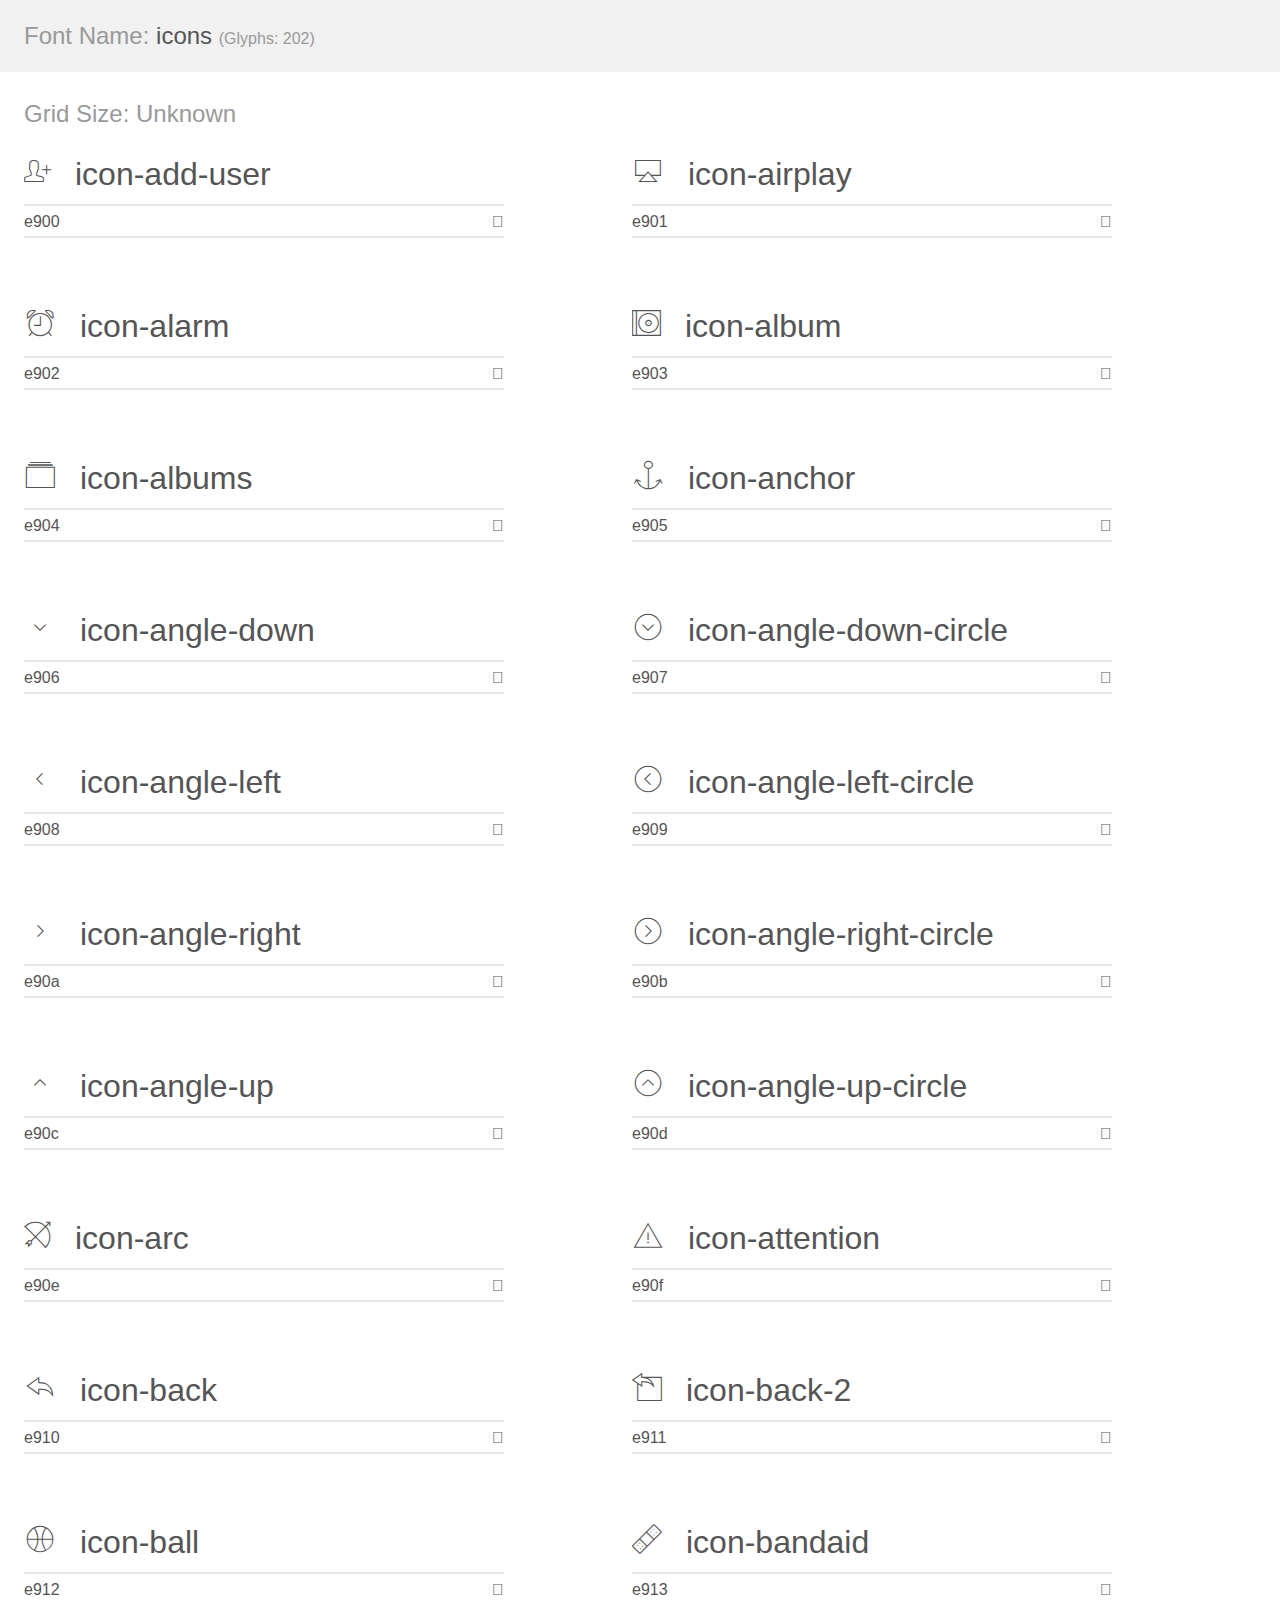
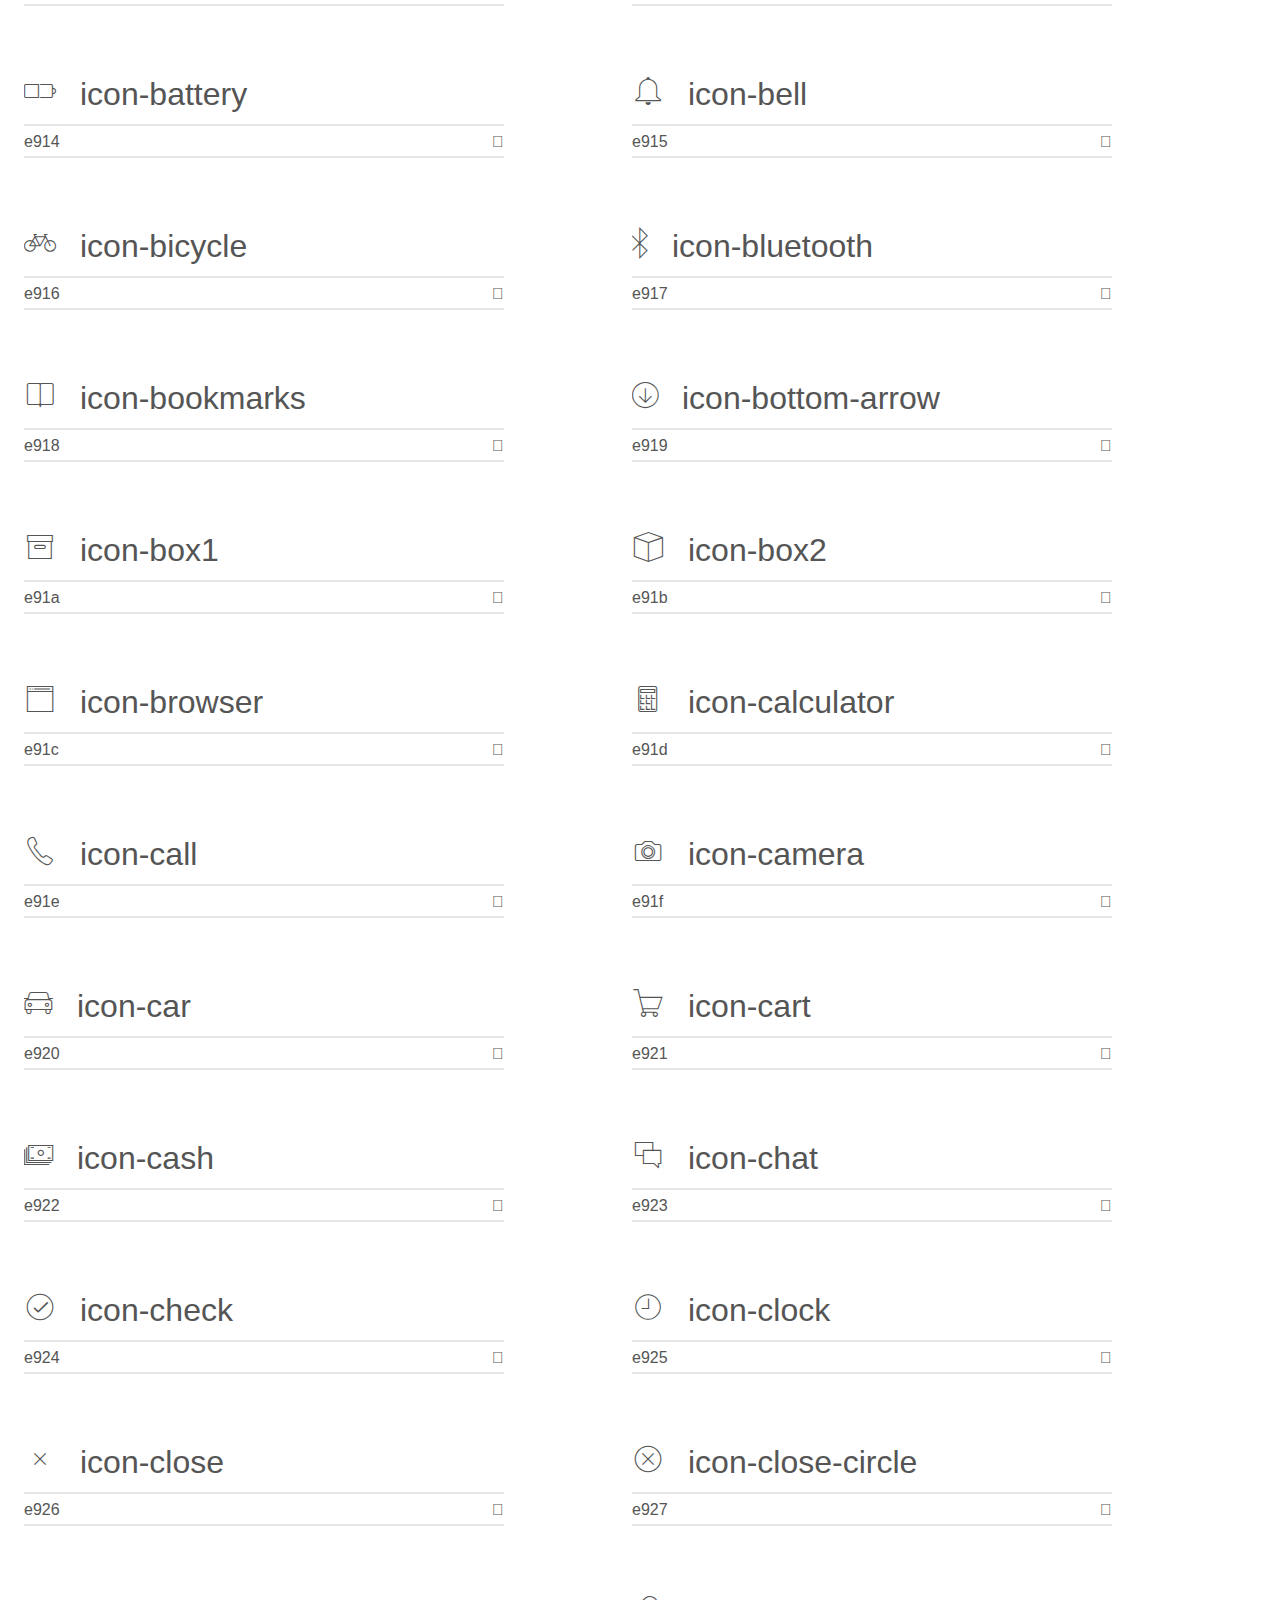
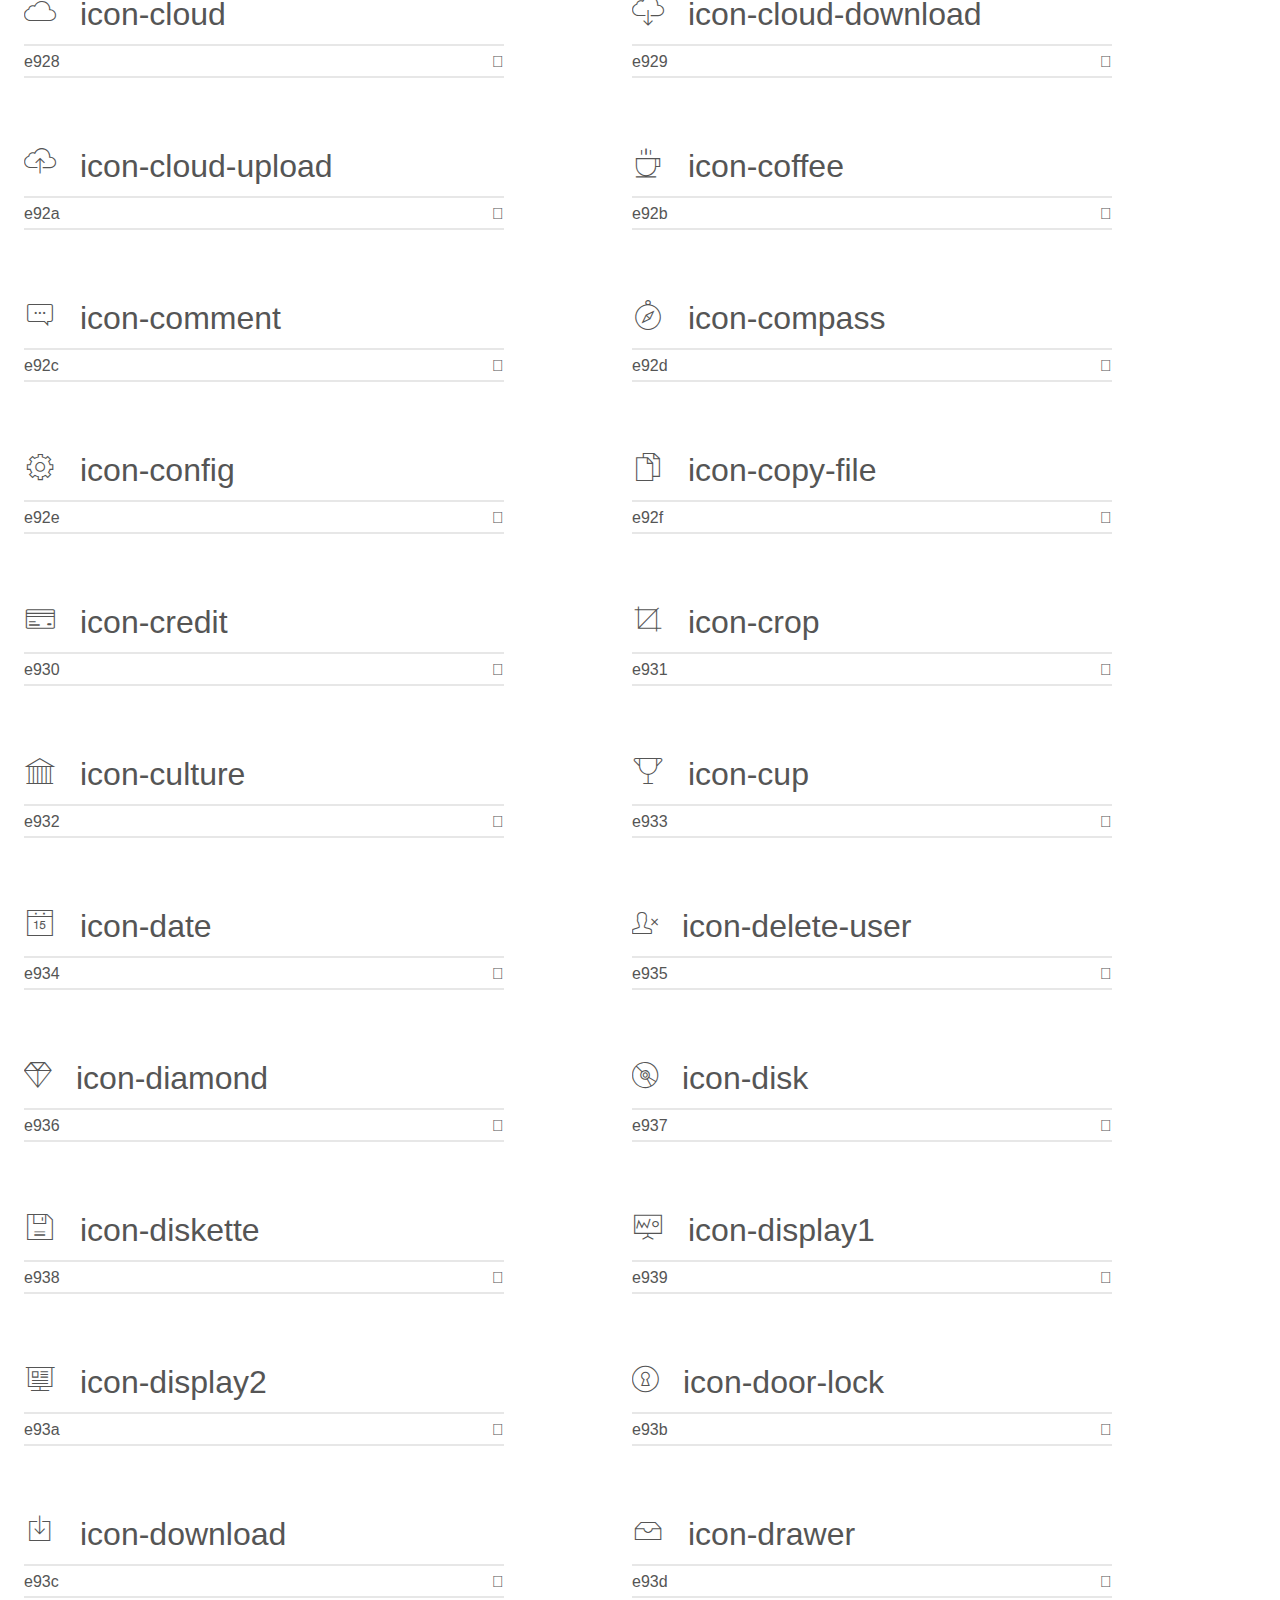
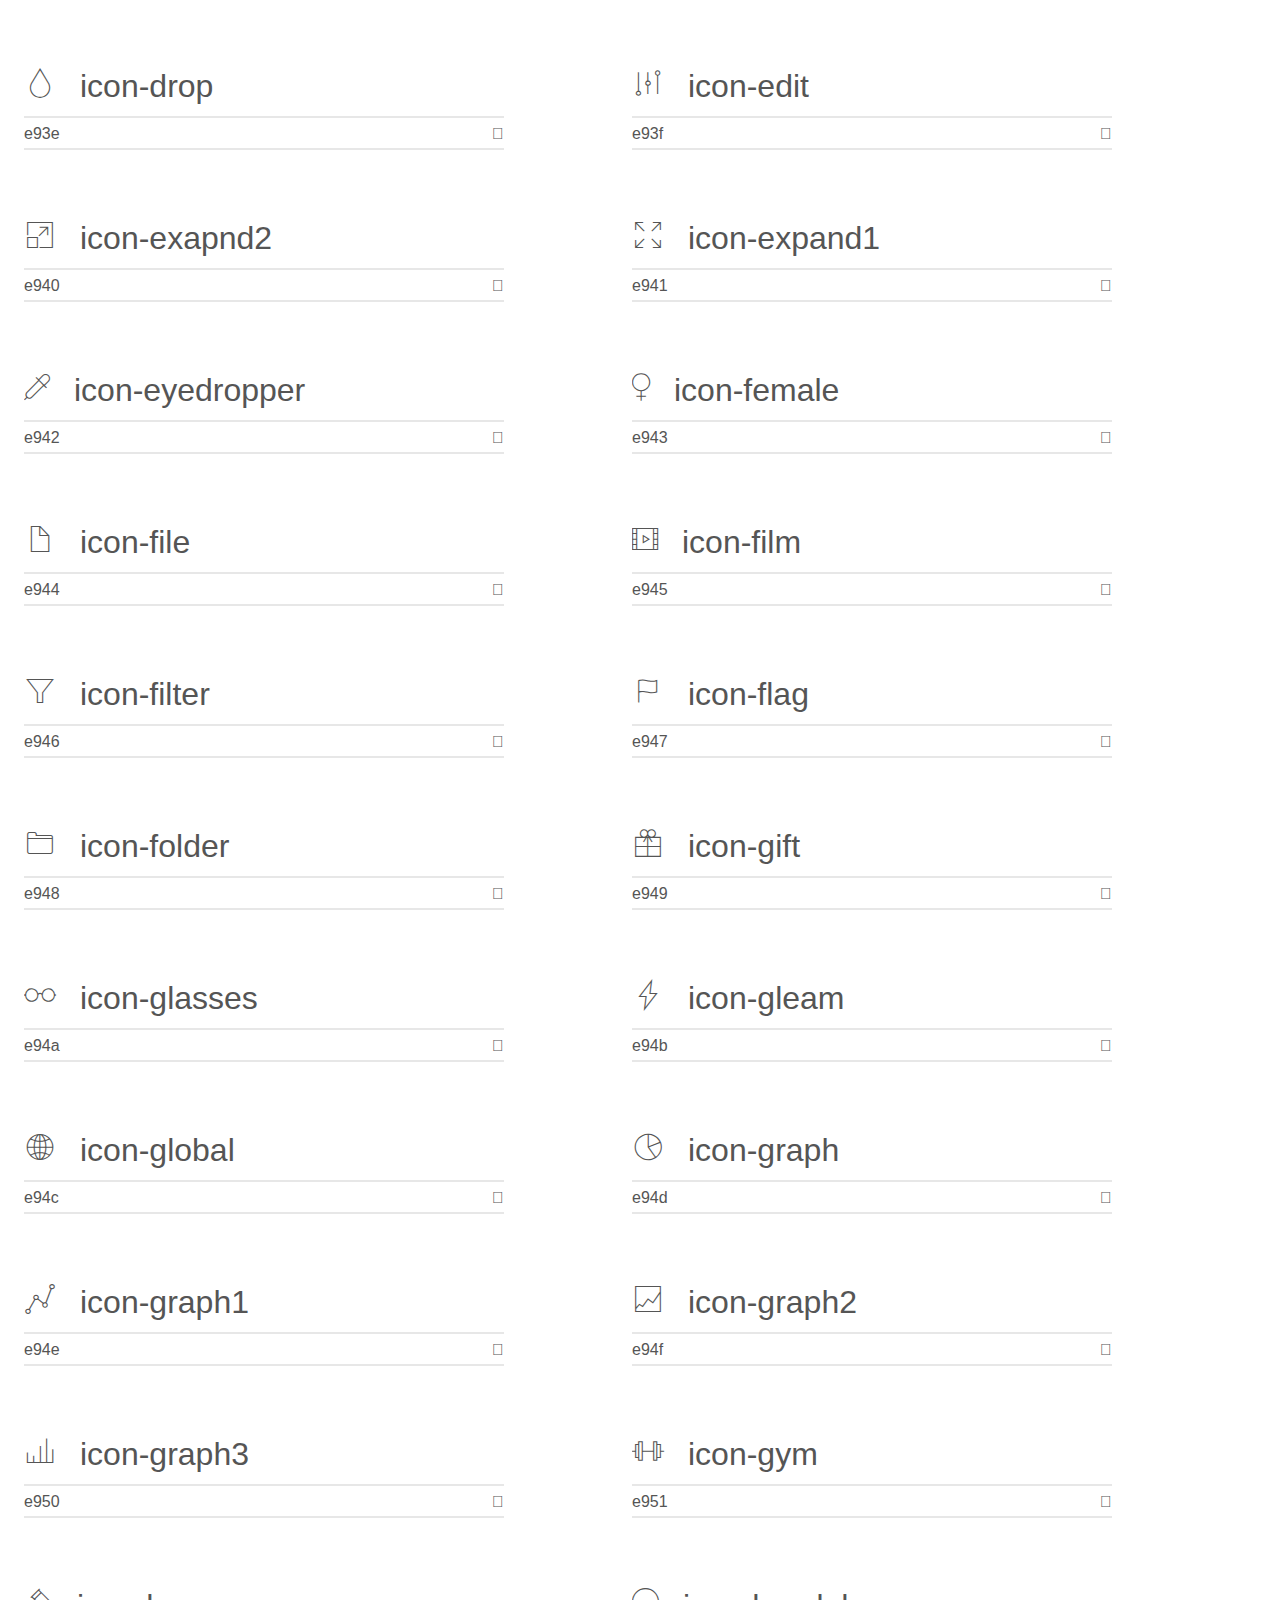
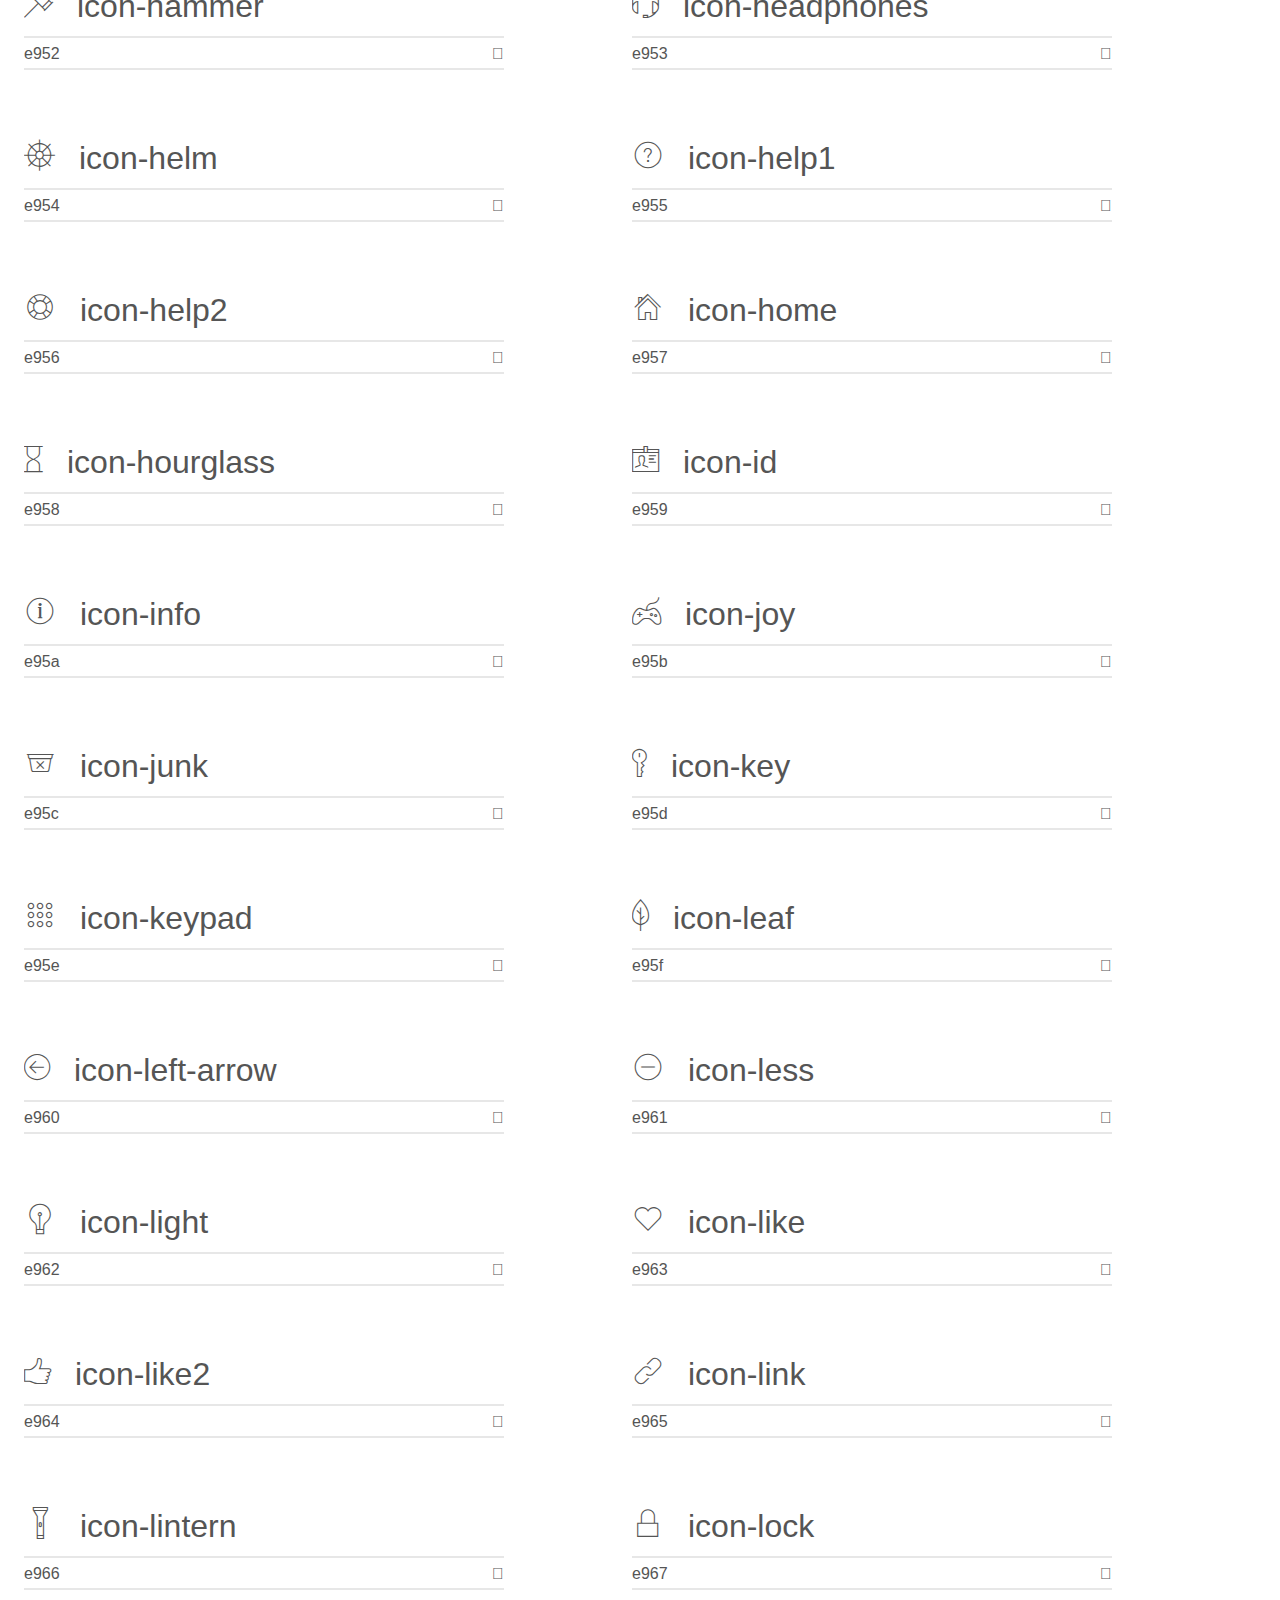
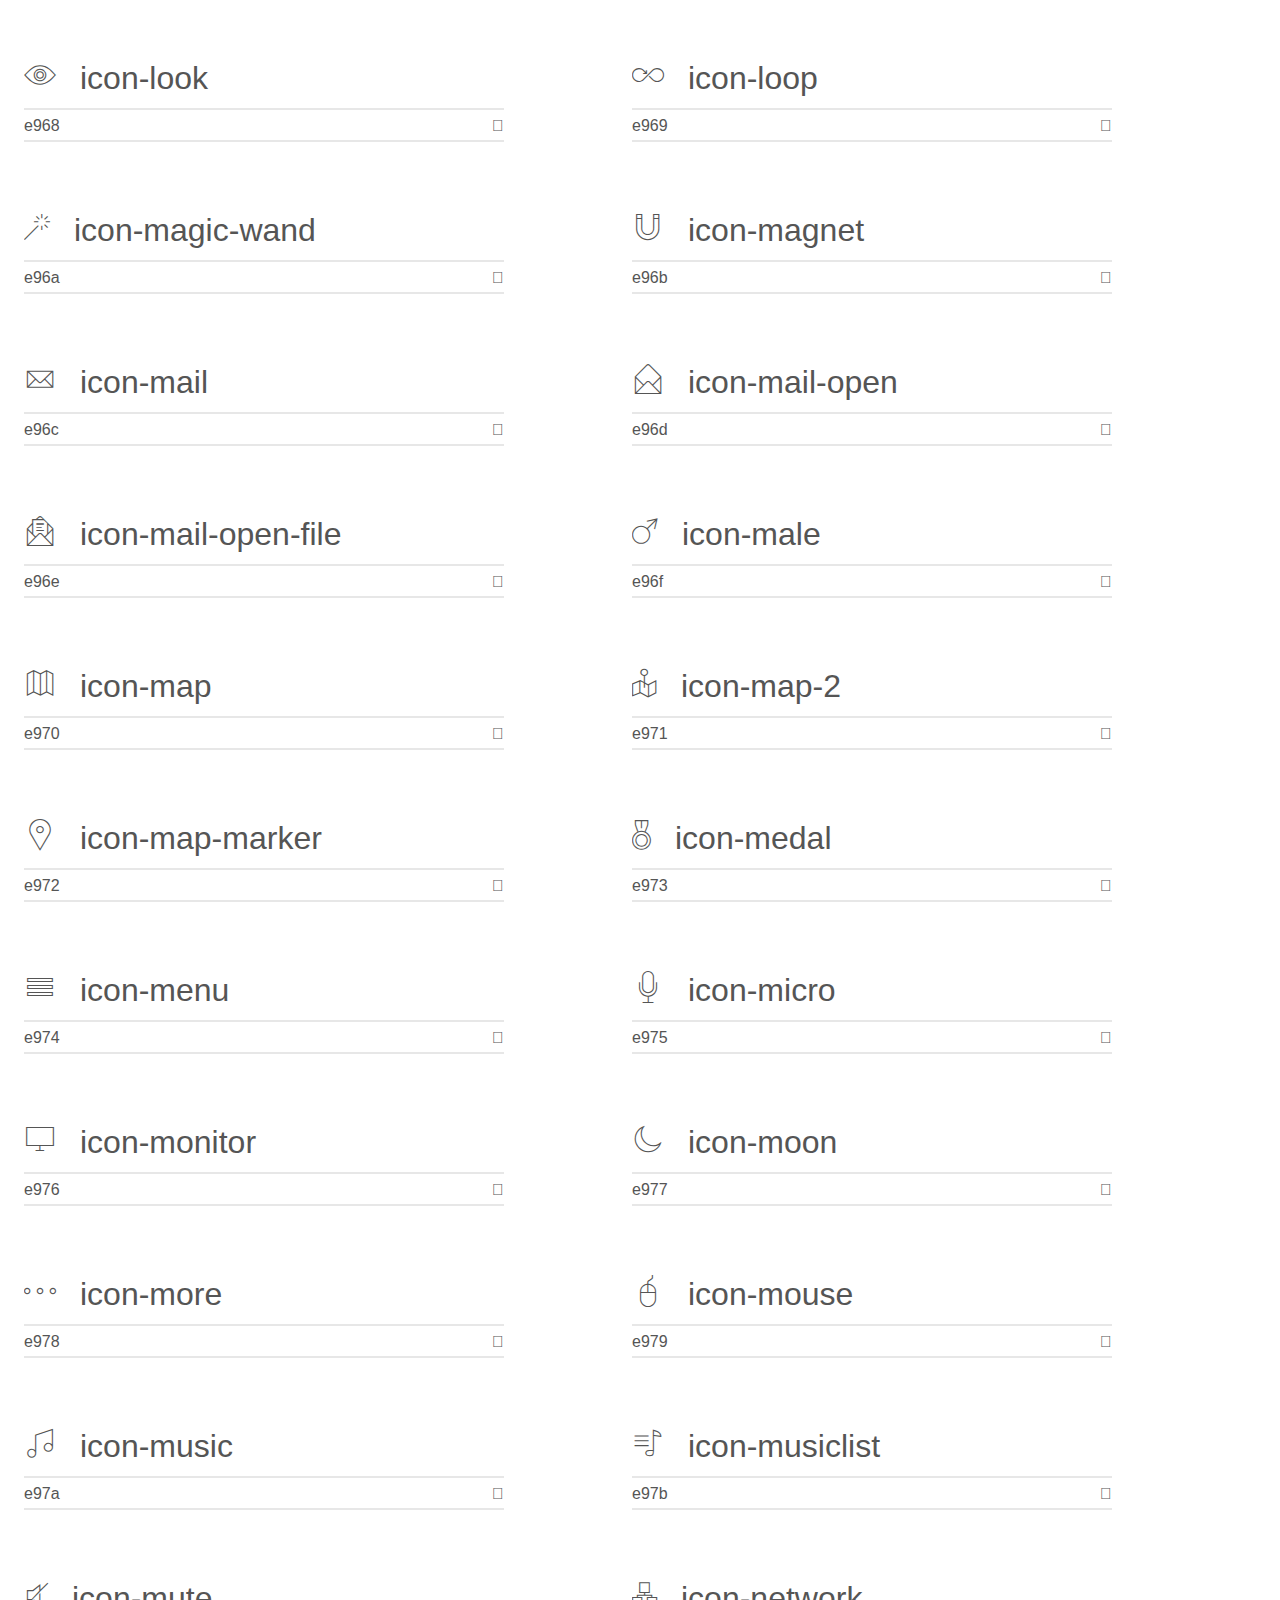
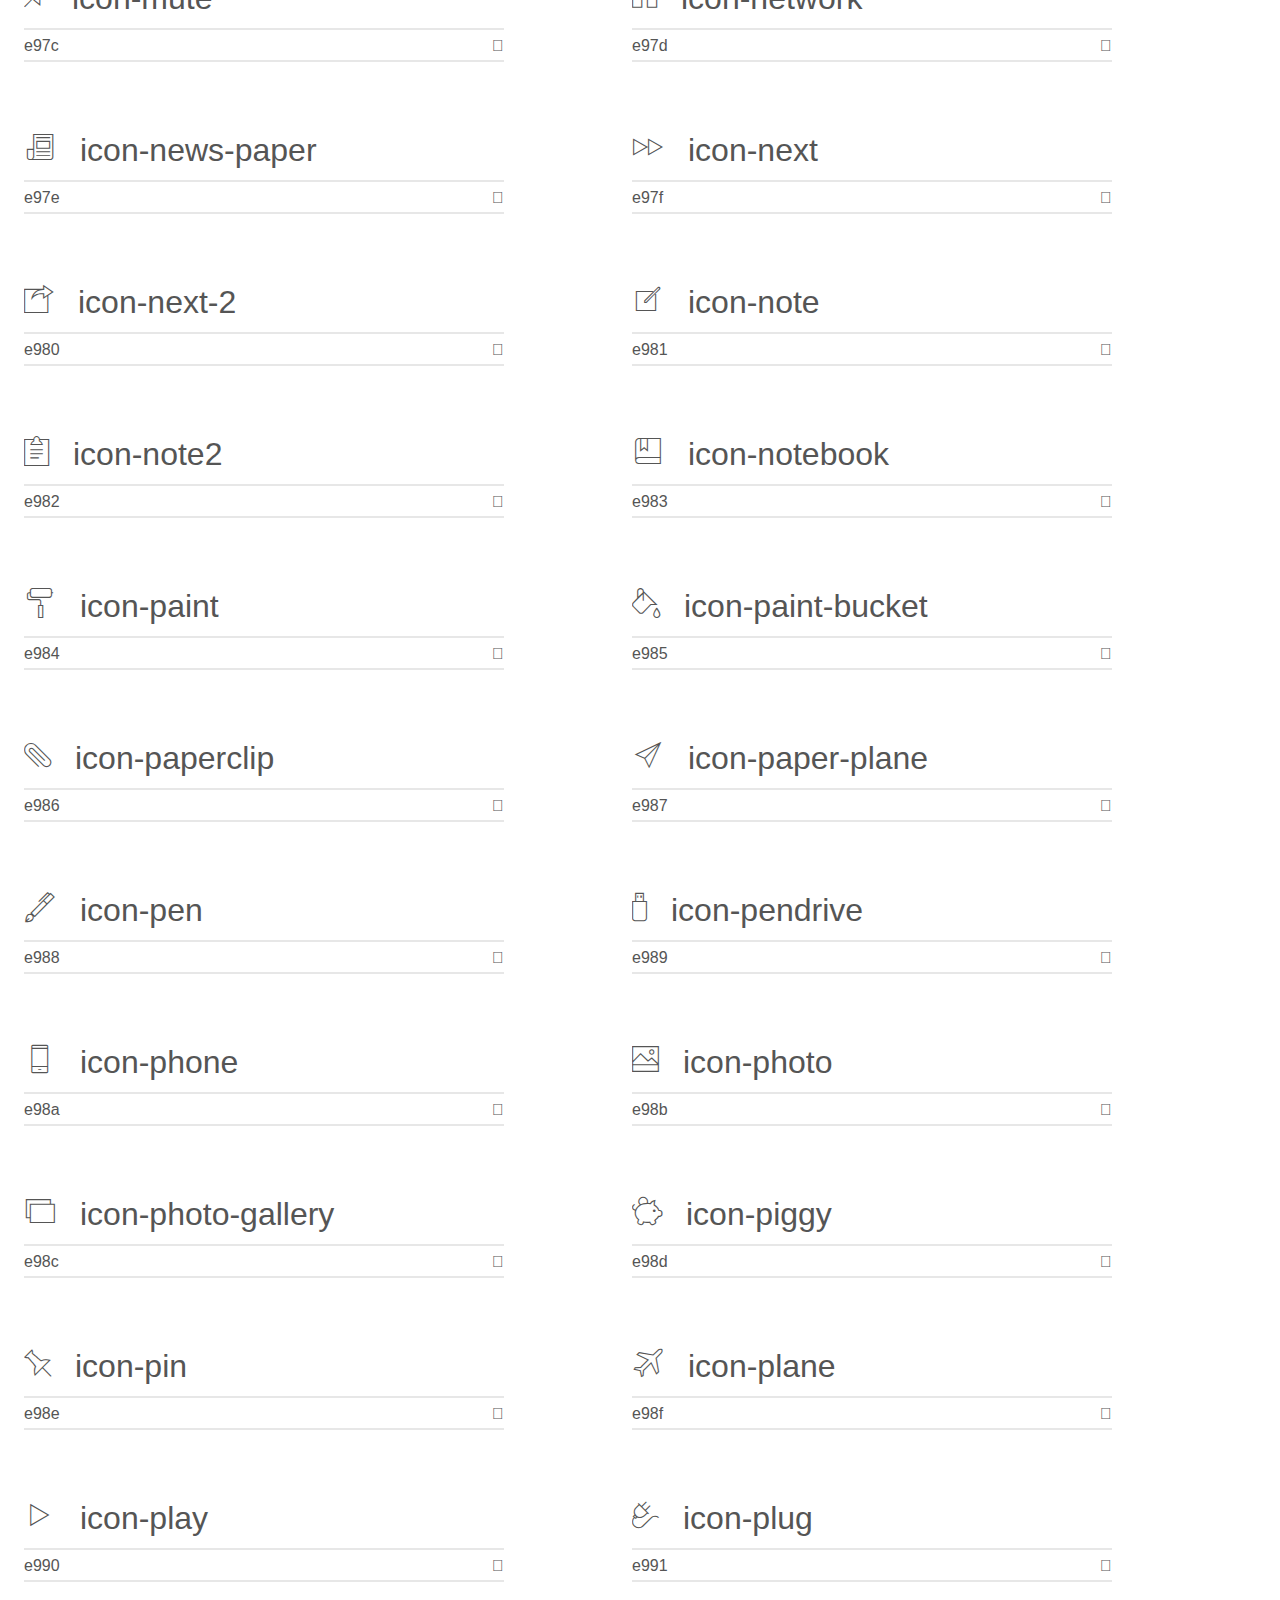
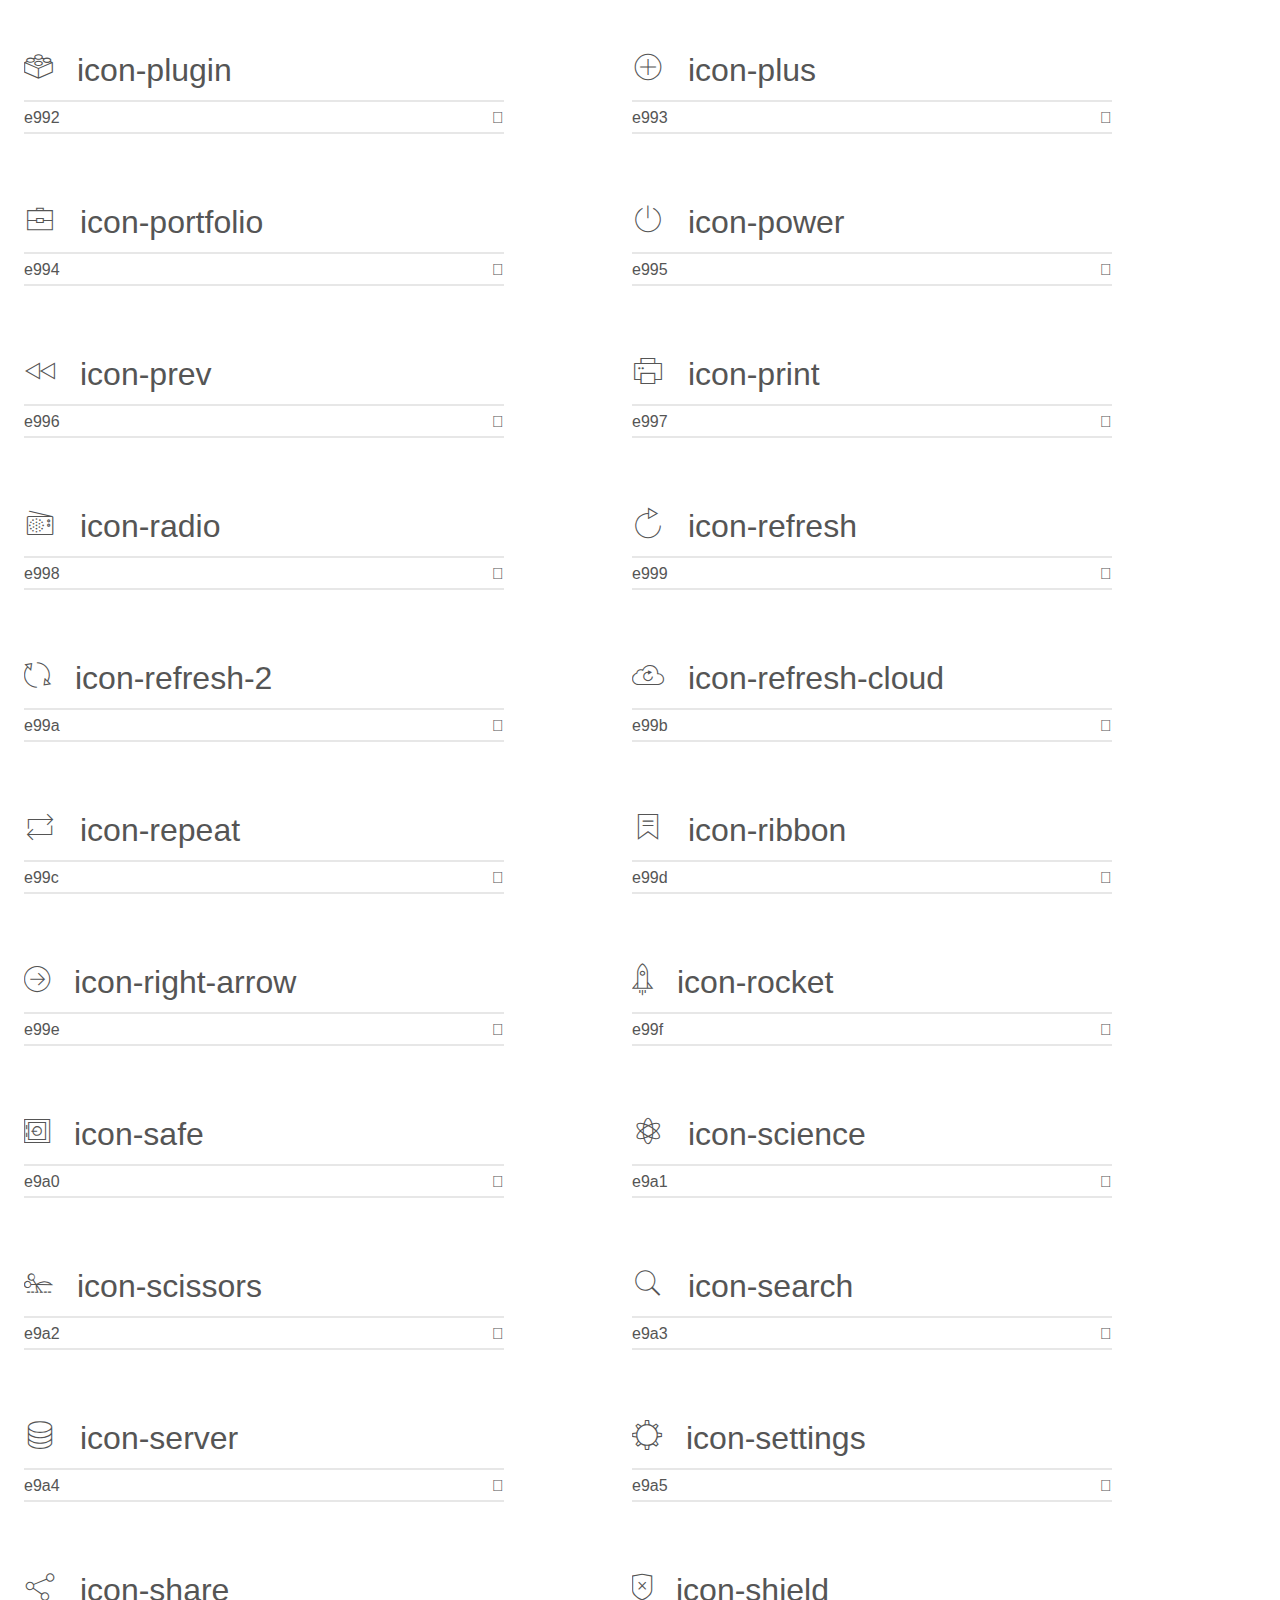
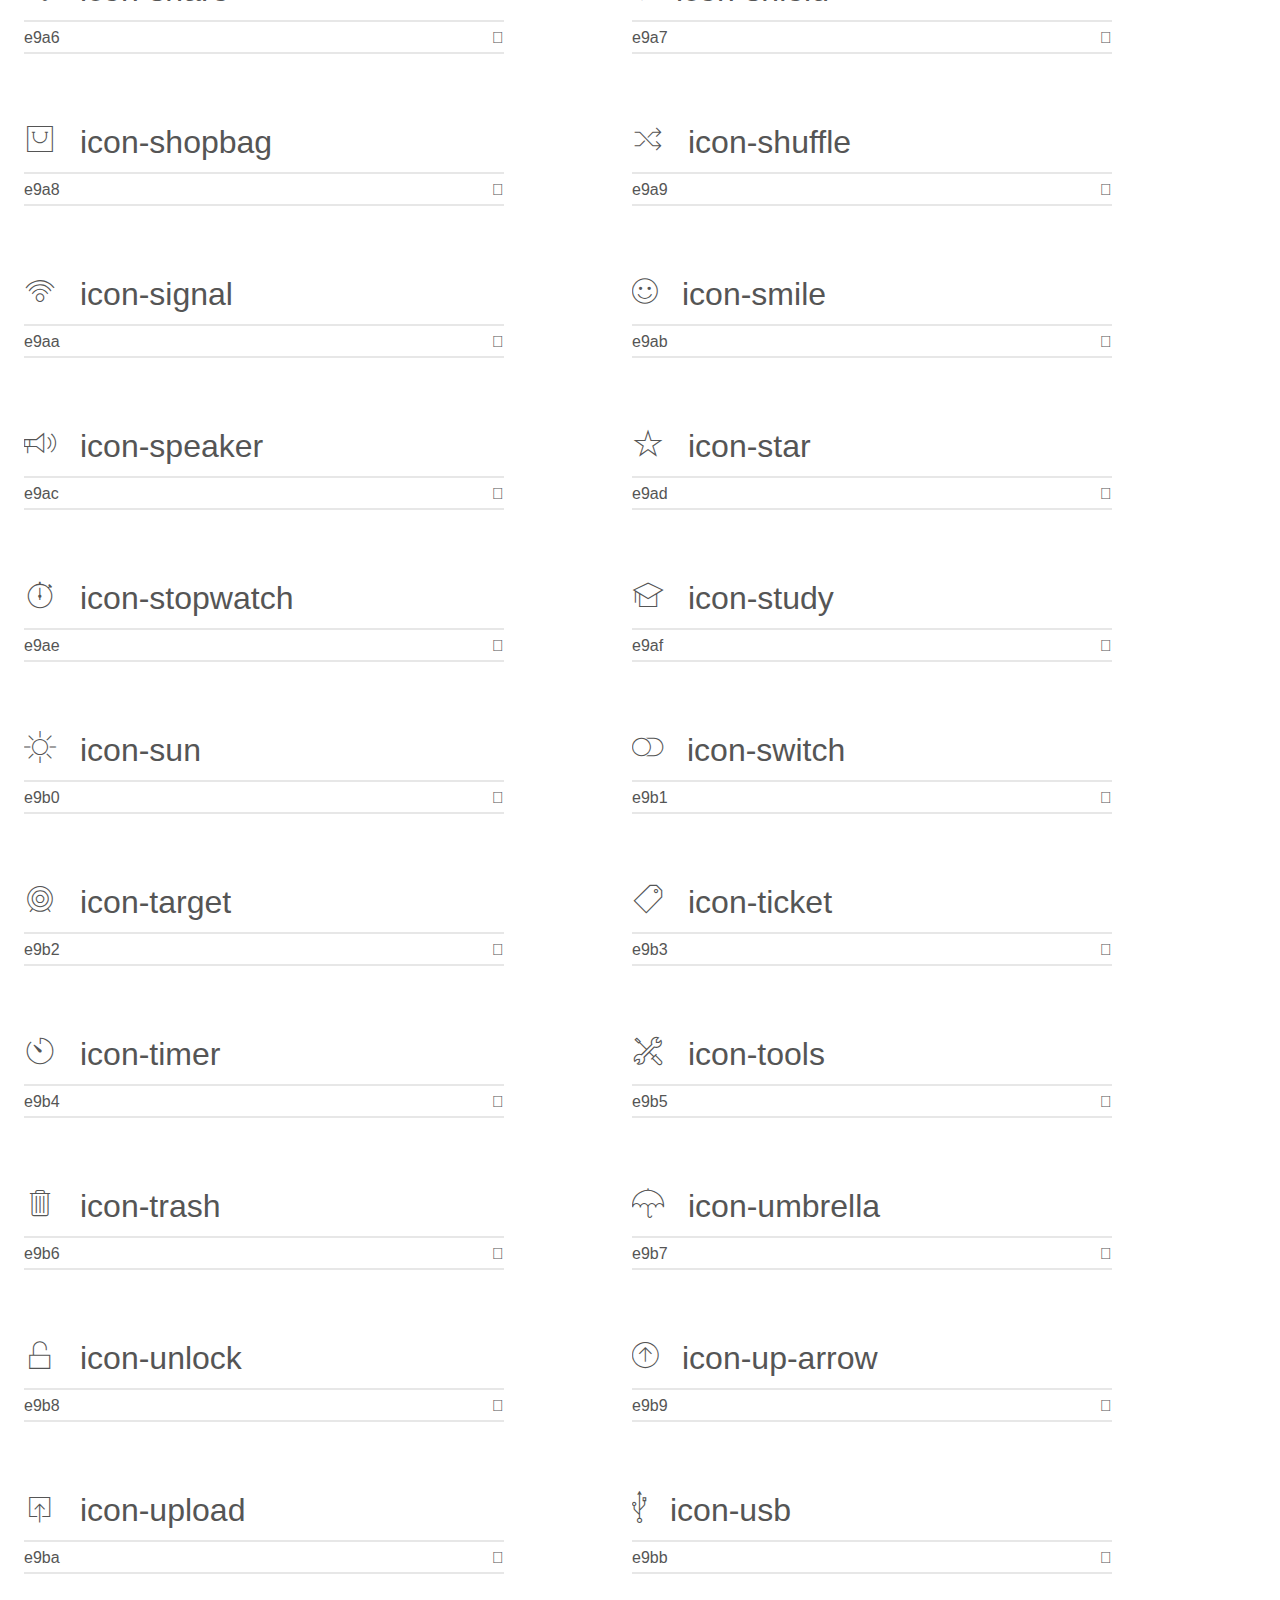
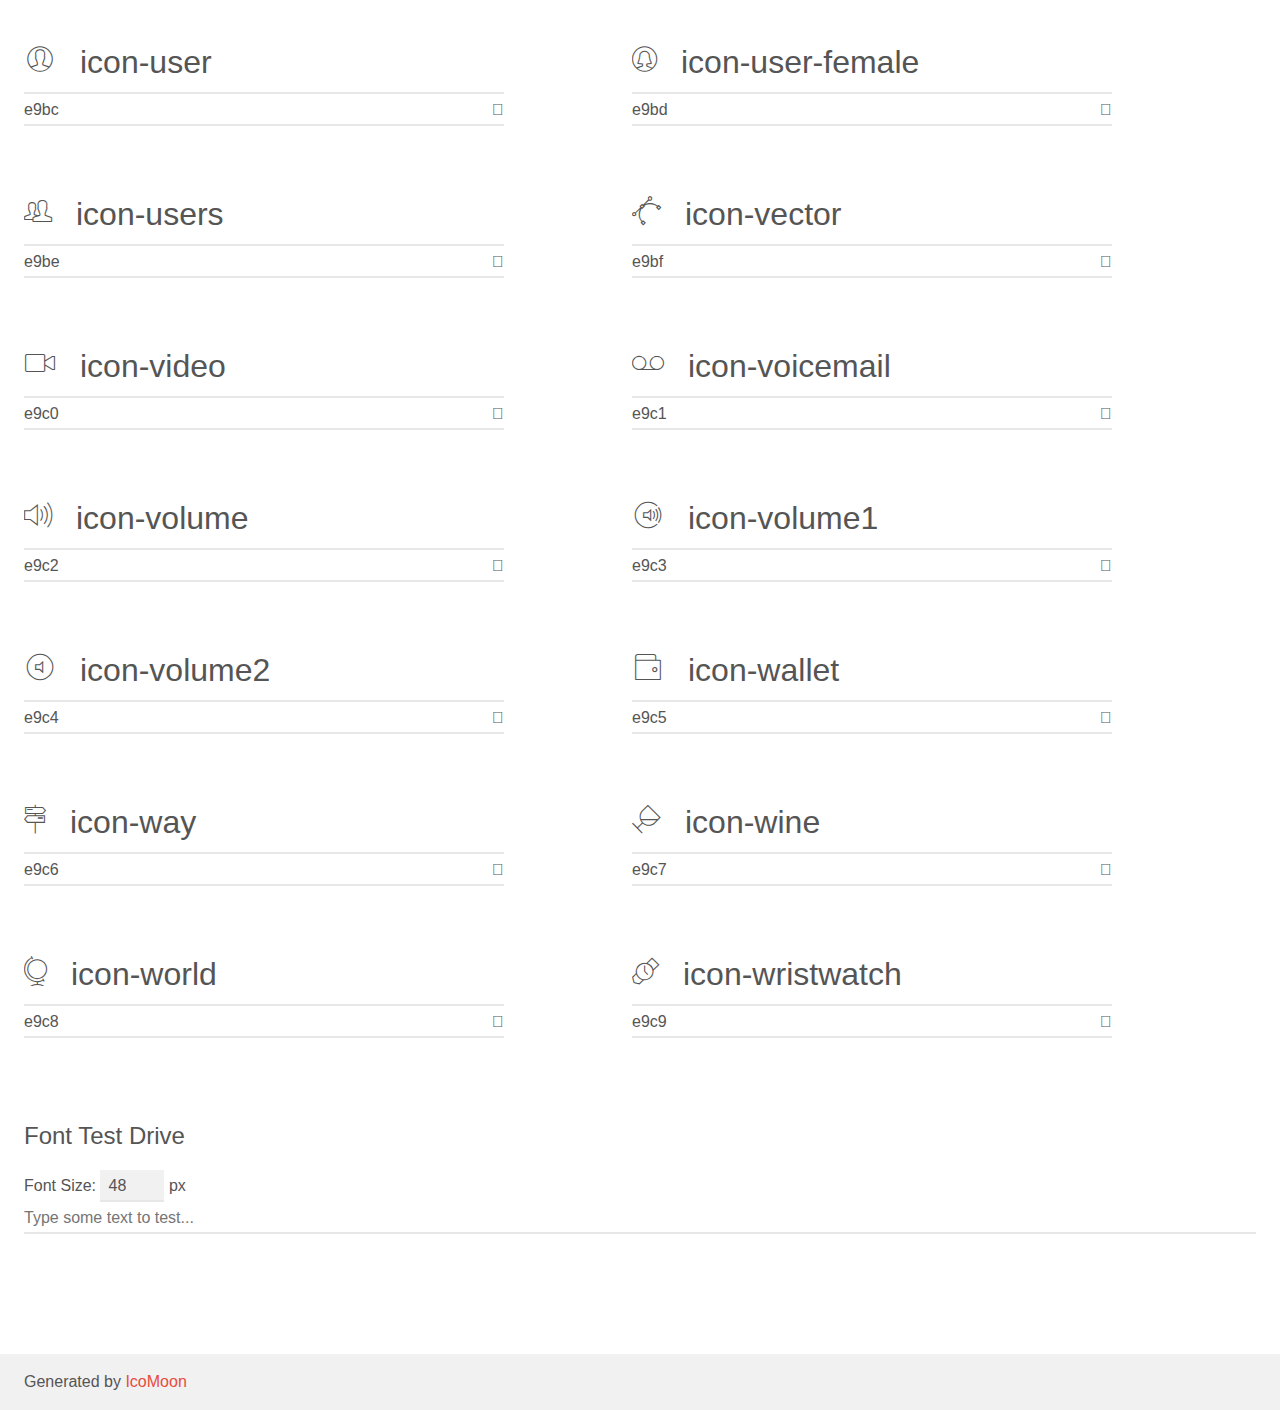
<file: css/icons/demo.html>
<!doctype html>
<html>
<head>
    <meta charset="utf-8">
    <title>IcoMoon Demo</title>
    <meta name="description" content="An Icon Font Generated By IcoMoon.io">
    <meta name="viewport" content="width=device-width, initial-scale=1">
    <link rel="stylesheet" href="demo-files/demo.css">
    <link rel="stylesheet" href="style.css"></head>
<body>
    <div class="bgc1 clearfix">
        <h1 class="mhmm mvm"><span class="fgc1">Font Name:</span> icons <small class="fgc1">(Glyphs:&nbsp;202)</small></h1>
    </div>
    <div class="clearfix mhl ptl">
        <h1 class="mvm mtn fgc1">Grid Size: Unknown</h1>
        <div class="glyph fs1">
            <div class="clearfix bshadow0 pbs">
                <span class="icon-add-user">
                
                </span>
                <span class="mls"> icon-add-user</span>
            </div>
            <fieldset class="fs0 size1of1 clearfix hidden-false">
                <input type="text" readonly value="e900" class="unit size1of2" />
                <input type="text" maxlength="1" readonly value="&#xe900;" class="unitRight size1of2 talign-right" />
            </fieldset>
            <div class="fs0 bshadow0 clearfix hidden-true">
                <span class="unit pvs fgc1">liga: </span>
                <input type="text" readonly value="" class="liga unitRight" />
            </div>
        </div>
        <div class="glyph fs1">
            <div class="clearfix bshadow0 pbs">
                <span class="icon-airplay">
                
                </span>
                <span class="mls"> icon-airplay</span>
            </div>
            <fieldset class="fs0 size1of1 clearfix hidden-false">
                <input type="text" readonly value="e901" class="unit size1of2" />
                <input type="text" maxlength="1" readonly value="&#xe901;" class="unitRight size1of2 talign-right" />
            </fieldset>
            <div class="fs0 bshadow0 clearfix hidden-true">
                <span class="unit pvs fgc1">liga: </span>
                <input type="text" readonly value="" class="liga unitRight" />
            </div>
        </div>
        <div class="glyph fs1">
            <div class="clearfix bshadow0 pbs">
                <span class="icon-alarm">
                
                </span>
                <span class="mls"> icon-alarm</span>
            </div>
            <fieldset class="fs0 size1of1 clearfix hidden-false">
                <input type="text" readonly value="e902" class="unit size1of2" />
                <input type="text" maxlength="1" readonly value="&#xe902;" class="unitRight size1of2 talign-right" />
            </fieldset>
            <div class="fs0 bshadow0 clearfix hidden-true">
                <span class="unit pvs fgc1">liga: </span>
                <input type="text" readonly value="" class="liga unitRight" />
            </div>
        </div>
        <div class="glyph fs1">
            <div class="clearfix bshadow0 pbs">
                <span class="icon-album">
                
                </span>
                <span class="mls"> icon-album</span>
            </div>
            <fieldset class="fs0 size1of1 clearfix hidden-false">
                <input type="text" readonly value="e903" class="unit size1of2" />
                <input type="text" maxlength="1" readonly value="&#xe903;" class="unitRight size1of2 talign-right" />
            </fieldset>
            <div class="fs0 bshadow0 clearfix hidden-true">
                <span class="unit pvs fgc1">liga: </span>
                <input type="text" readonly value="" class="liga unitRight" />
            </div>
        </div>
        <div class="glyph fs1">
            <div class="clearfix bshadow0 pbs">
                <span class="icon-albums">
                
                </span>
                <span class="mls"> icon-albums</span>
            </div>
            <fieldset class="fs0 size1of1 clearfix hidden-false">
                <input type="text" readonly value="e904" class="unit size1of2" />
                <input type="text" maxlength="1" readonly value="&#xe904;" class="unitRight size1of2 talign-right" />
            </fieldset>
            <div class="fs0 bshadow0 clearfix hidden-true">
                <span class="unit pvs fgc1">liga: </span>
                <input type="text" readonly value="" class="liga unitRight" />
            </div>
        </div>
        <div class="glyph fs1">
            <div class="clearfix bshadow0 pbs">
                <span class="icon-anchor">
                
                </span>
                <span class="mls"> icon-anchor</span>
            </div>
            <fieldset class="fs0 size1of1 clearfix hidden-false">
                <input type="text" readonly value="e905" class="unit size1of2" />
                <input type="text" maxlength="1" readonly value="&#xe905;" class="unitRight size1of2 talign-right" />
            </fieldset>
            <div class="fs0 bshadow0 clearfix hidden-true">
                <span class="unit pvs fgc1">liga: </span>
                <input type="text" readonly value="" class="liga unitRight" />
            </div>
        </div>
        <div class="glyph fs1">
            <div class="clearfix bshadow0 pbs">
                <span class="icon-angle-down">
                
                </span>
                <span class="mls"> icon-angle-down</span>
            </div>
            <fieldset class="fs0 size1of1 clearfix hidden-false">
                <input type="text" readonly value="e906" class="unit size1of2" />
                <input type="text" maxlength="1" readonly value="&#xe906;" class="unitRight size1of2 talign-right" />
            </fieldset>
            <div class="fs0 bshadow0 clearfix hidden-true">
                <span class="unit pvs fgc1">liga: </span>
                <input type="text" readonly value="" class="liga unitRight" />
            </div>
        </div>
        <div class="glyph fs1">
            <div class="clearfix bshadow0 pbs">
                <span class="icon-angle-down-circle">
                
                </span>
                <span class="mls"> icon-angle-down-circle</span>
            </div>
            <fieldset class="fs0 size1of1 clearfix hidden-false">
                <input type="text" readonly value="e907" class="unit size1of2" />
                <input type="text" maxlength="1" readonly value="&#xe907;" class="unitRight size1of2 talign-right" />
            </fieldset>
            <div class="fs0 bshadow0 clearfix hidden-true">
                <span class="unit pvs fgc1">liga: </span>
                <input type="text" readonly value="" class="liga unitRight" />
            </div>
        </div>
        <div class="glyph fs1">
            <div class="clearfix bshadow0 pbs">
                <span class="icon-angle-left">
                
                </span>
                <span class="mls"> icon-angle-left</span>
            </div>
            <fieldset class="fs0 size1of1 clearfix hidden-false">
                <input type="text" readonly value="e908" class="unit size1of2" />
                <input type="text" maxlength="1" readonly value="&#xe908;" class="unitRight size1of2 talign-right" />
            </fieldset>
            <div class="fs0 bshadow0 clearfix hidden-true">
                <span class="unit pvs fgc1">liga: </span>
                <input type="text" readonly value="" class="liga unitRight" />
            </div>
        </div>
        <div class="glyph fs1">
            <div class="clearfix bshadow0 pbs">
                <span class="icon-angle-left-circle">
                
                </span>
                <span class="mls"> icon-angle-left-circle</span>
            </div>
            <fieldset class="fs0 size1of1 clearfix hidden-false">
                <input type="text" readonly value="e909" class="unit size1of2" />
                <input type="text" maxlength="1" readonly value="&#xe909;" class="unitRight size1of2 talign-right" />
            </fieldset>
            <div class="fs0 bshadow0 clearfix hidden-true">
                <span class="unit pvs fgc1">liga: </span>
                <input type="text" readonly value="" class="liga unitRight" />
            </div>
        </div>
        <div class="glyph fs1">
            <div class="clearfix bshadow0 pbs">
                <span class="icon-angle-right">
                
                </span>
                <span class="mls"> icon-angle-right</span>
            </div>
            <fieldset class="fs0 size1of1 clearfix hidden-false">
                <input type="text" readonly value="e90a" class="unit size1of2" />
                <input type="text" maxlength="1" readonly value="&#xe90a;" class="unitRight size1of2 talign-right" />
            </fieldset>
            <div class="fs0 bshadow0 clearfix hidden-true">
                <span class="unit pvs fgc1">liga: </span>
                <input type="text" readonly value="" class="liga unitRight" />
            </div>
        </div>
        <div class="glyph fs1">
            <div class="clearfix bshadow0 pbs">
                <span class="icon-angle-right-circle">
                
                </span>
                <span class="mls"> icon-angle-right-circle</span>
            </div>
            <fieldset class="fs0 size1of1 clearfix hidden-false">
                <input type="text" readonly value="e90b" class="unit size1of2" />
                <input type="text" maxlength="1" readonly value="&#xe90b;" class="unitRight size1of2 talign-right" />
            </fieldset>
            <div class="fs0 bshadow0 clearfix hidden-true">
                <span class="unit pvs fgc1">liga: </span>
                <input type="text" readonly value="" class="liga unitRight" />
            </div>
        </div>
        <div class="glyph fs1">
            <div class="clearfix bshadow0 pbs">
                <span class="icon-angle-up">
                
                </span>
                <span class="mls"> icon-angle-up</span>
            </div>
            <fieldset class="fs0 size1of1 clearfix hidden-false">
                <input type="text" readonly value="e90c" class="unit size1of2" />
                <input type="text" maxlength="1" readonly value="&#xe90c;" class="unitRight size1of2 talign-right" />
            </fieldset>
            <div class="fs0 bshadow0 clearfix hidden-true">
                <span class="unit pvs fgc1">liga: </span>
                <input type="text" readonly value="" class="liga unitRight" />
            </div>
        </div>
        <div class="glyph fs1">
            <div class="clearfix bshadow0 pbs">
                <span class="icon-angle-up-circle">
                
                </span>
                <span class="mls"> icon-angle-up-circle</span>
            </div>
            <fieldset class="fs0 size1of1 clearfix hidden-false">
                <input type="text" readonly value="e90d" class="unit size1of2" />
                <input type="text" maxlength="1" readonly value="&#xe90d;" class="unitRight size1of2 talign-right" />
            </fieldset>
            <div class="fs0 bshadow0 clearfix hidden-true">
                <span class="unit pvs fgc1">liga: </span>
                <input type="text" readonly value="" class="liga unitRight" />
            </div>
        </div>
        <div class="glyph fs1">
            <div class="clearfix bshadow0 pbs">
                <span class="icon-arc">
                
                </span>
                <span class="mls"> icon-arc</span>
            </div>
            <fieldset class="fs0 size1of1 clearfix hidden-false">
                <input type="text" readonly value="e90e" class="unit size1of2" />
                <input type="text" maxlength="1" readonly value="&#xe90e;" class="unitRight size1of2 talign-right" />
            </fieldset>
            <div class="fs0 bshadow0 clearfix hidden-true">
                <span class="unit pvs fgc1">liga: </span>
                <input type="text" readonly value="" class="liga unitRight" />
            </div>
        </div>
        <div class="glyph fs1">
            <div class="clearfix bshadow0 pbs">
                <span class="icon-attention">
                
                </span>
                <span class="mls"> icon-attention</span>
            </div>
            <fieldset class="fs0 size1of1 clearfix hidden-false">
                <input type="text" readonly value="e90f" class="unit size1of2" />
                <input type="text" maxlength="1" readonly value="&#xe90f;" class="unitRight size1of2 talign-right" />
            </fieldset>
            <div class="fs0 bshadow0 clearfix hidden-true">
                <span class="unit pvs fgc1">liga: </span>
                <input type="text" readonly value="" class="liga unitRight" />
            </div>
        </div>
        <div class="glyph fs1">
            <div class="clearfix bshadow0 pbs">
                <span class="icon-back">
                
                </span>
                <span class="mls"> icon-back</span>
            </div>
            <fieldset class="fs0 size1of1 clearfix hidden-false">
                <input type="text" readonly value="e910" class="unit size1of2" />
                <input type="text" maxlength="1" readonly value="&#xe910;" class="unitRight size1of2 talign-right" />
            </fieldset>
            <div class="fs0 bshadow0 clearfix hidden-true">
                <span class="unit pvs fgc1">liga: </span>
                <input type="text" readonly value="" class="liga unitRight" />
            </div>
        </div>
        <div class="glyph fs1">
            <div class="clearfix bshadow0 pbs">
                <span class="icon-back-2">
                
                </span>
                <span class="mls"> icon-back-2</span>
            </div>
            <fieldset class="fs0 size1of1 clearfix hidden-false">
                <input type="text" readonly value="e911" class="unit size1of2" />
                <input type="text" maxlength="1" readonly value="&#xe911;" class="unitRight size1of2 talign-right" />
            </fieldset>
            <div class="fs0 bshadow0 clearfix hidden-true">
                <span class="unit pvs fgc1">liga: </span>
                <input type="text" readonly value="" class="liga unitRight" />
            </div>
        </div>
        <div class="glyph fs1">
            <div class="clearfix bshadow0 pbs">
                <span class="icon-ball">
                
                </span>
                <span class="mls"> icon-ball</span>
            </div>
            <fieldset class="fs0 size1of1 clearfix hidden-false">
                <input type="text" readonly value="e912" class="unit size1of2" />
                <input type="text" maxlength="1" readonly value="&#xe912;" class="unitRight size1of2 talign-right" />
            </fieldset>
            <div class="fs0 bshadow0 clearfix hidden-true">
                <span class="unit pvs fgc1">liga: </span>
                <input type="text" readonly value="" class="liga unitRight" />
            </div>
        </div>
        <div class="glyph fs1">
            <div class="clearfix bshadow0 pbs">
                <span class="icon-bandaid">
                
                </span>
                <span class="mls"> icon-bandaid</span>
            </div>
            <fieldset class="fs0 size1of1 clearfix hidden-false">
                <input type="text" readonly value="e913" class="unit size1of2" />
                <input type="text" maxlength="1" readonly value="&#xe913;" class="unitRight size1of2 talign-right" />
            </fieldset>
            <div class="fs0 bshadow0 clearfix hidden-true">
                <span class="unit pvs fgc1">liga: </span>
                <input type="text" readonly value="" class="liga unitRight" />
            </div>
        </div>
        <div class="glyph fs1">
            <div class="clearfix bshadow0 pbs">
                <span class="icon-battery">
                
                </span>
                <span class="mls"> icon-battery</span>
            </div>
            <fieldset class="fs0 size1of1 clearfix hidden-false">
                <input type="text" readonly value="e914" class="unit size1of2" />
                <input type="text" maxlength="1" readonly value="&#xe914;" class="unitRight size1of2 talign-right" />
            </fieldset>
            <div class="fs0 bshadow0 clearfix hidden-true">
                <span class="unit pvs fgc1">liga: </span>
                <input type="text" readonly value="" class="liga unitRight" />
            </div>
        </div>
        <div class="glyph fs1">
            <div class="clearfix bshadow0 pbs">
                <span class="icon-bell">
                
                </span>
                <span class="mls"> icon-bell</span>
            </div>
            <fieldset class="fs0 size1of1 clearfix hidden-false">
                <input type="text" readonly value="e915" class="unit size1of2" />
                <input type="text" maxlength="1" readonly value="&#xe915;" class="unitRight size1of2 talign-right" />
            </fieldset>
            <div class="fs0 bshadow0 clearfix hidden-true">
                <span class="unit pvs fgc1">liga: </span>
                <input type="text" readonly value="" class="liga unitRight" />
            </div>
        </div>
        <div class="glyph fs1">
            <div class="clearfix bshadow0 pbs">
                <span class="icon-bicycle">
                
                </span>
                <span class="mls"> icon-bicycle</span>
            </div>
            <fieldset class="fs0 size1of1 clearfix hidden-false">
                <input type="text" readonly value="e916" class="unit size1of2" />
                <input type="text" maxlength="1" readonly value="&#xe916;" class="unitRight size1of2 talign-right" />
            </fieldset>
            <div class="fs0 bshadow0 clearfix hidden-true">
                <span class="unit pvs fgc1">liga: </span>
                <input type="text" readonly value="" class="liga unitRight" />
            </div>
        </div>
        <div class="glyph fs1">
            <div class="clearfix bshadow0 pbs">
                <span class="icon-bluetooth">
                
                </span>
                <span class="mls"> icon-bluetooth</span>
            </div>
            <fieldset class="fs0 size1of1 clearfix hidden-false">
                <input type="text" readonly value="e917" class="unit size1of2" />
                <input type="text" maxlength="1" readonly value="&#xe917;" class="unitRight size1of2 talign-right" />
            </fieldset>
            <div class="fs0 bshadow0 clearfix hidden-true">
                <span class="unit pvs fgc1">liga: </span>
                <input type="text" readonly value="" class="liga unitRight" />
            </div>
        </div>
        <div class="glyph fs1">
            <div class="clearfix bshadow0 pbs">
                <span class="icon-bookmarks">
                
                </span>
                <span class="mls"> icon-bookmarks</span>
            </div>
            <fieldset class="fs0 size1of1 clearfix hidden-false">
                <input type="text" readonly value="e918" class="unit size1of2" />
                <input type="text" maxlength="1" readonly value="&#xe918;" class="unitRight size1of2 talign-right" />
            </fieldset>
            <div class="fs0 bshadow0 clearfix hidden-true">
                <span class="unit pvs fgc1">liga: </span>
                <input type="text" readonly value="" class="liga unitRight" />
            </div>
        </div>
        <div class="glyph fs1">
            <div class="clearfix bshadow0 pbs">
                <span class="icon-bottom-arrow">
                
                </span>
                <span class="mls"> icon-bottom-arrow</span>
            </div>
            <fieldset class="fs0 size1of1 clearfix hidden-false">
                <input type="text" readonly value="e919" class="unit size1of2" />
                <input type="text" maxlength="1" readonly value="&#xe919;" class="unitRight size1of2 talign-right" />
            </fieldset>
            <div class="fs0 bshadow0 clearfix hidden-true">
                <span class="unit pvs fgc1">liga: </span>
                <input type="text" readonly value="" class="liga unitRight" />
            </div>
        </div>
        <div class="glyph fs1">
            <div class="clearfix bshadow0 pbs">
                <span class="icon-box1">
                
                </span>
                <span class="mls"> icon-box1</span>
            </div>
            <fieldset class="fs0 size1of1 clearfix hidden-false">
                <input type="text" readonly value="e91a" class="unit size1of2" />
                <input type="text" maxlength="1" readonly value="&#xe91a;" class="unitRight size1of2 talign-right" />
            </fieldset>
            <div class="fs0 bshadow0 clearfix hidden-true">
                <span class="unit pvs fgc1">liga: </span>
                <input type="text" readonly value="" class="liga unitRight" />
            </div>
        </div>
        <div class="glyph fs1">
            <div class="clearfix bshadow0 pbs">
                <span class="icon-box2">
                
                </span>
                <span class="mls"> icon-box2</span>
            </div>
            <fieldset class="fs0 size1of1 clearfix hidden-false">
                <input type="text" readonly value="e91b" class="unit size1of2" />
                <input type="text" maxlength="1" readonly value="&#xe91b;" class="unitRight size1of2 talign-right" />
            </fieldset>
            <div class="fs0 bshadow0 clearfix hidden-true">
                <span class="unit pvs fgc1">liga: </span>
                <input type="text" readonly value="" class="liga unitRight" />
            </div>
        </div>
        <div class="glyph fs1">
            <div class="clearfix bshadow0 pbs">
                <span class="icon-browser">
                
                </span>
                <span class="mls"> icon-browser</span>
            </div>
            <fieldset class="fs0 size1of1 clearfix hidden-false">
                <input type="text" readonly value="e91c" class="unit size1of2" />
                <input type="text" maxlength="1" readonly value="&#xe91c;" class="unitRight size1of2 talign-right" />
            </fieldset>
            <div class="fs0 bshadow0 clearfix hidden-true">
                <span class="unit pvs fgc1">liga: </span>
                <input type="text" readonly value="" class="liga unitRight" />
            </div>
        </div>
        <div class="glyph fs1">
            <div class="clearfix bshadow0 pbs">
                <span class="icon-calculator">
                
                </span>
                <span class="mls"> icon-calculator</span>
            </div>
            <fieldset class="fs0 size1of1 clearfix hidden-false">
                <input type="text" readonly value="e91d" class="unit size1of2" />
                <input type="text" maxlength="1" readonly value="&#xe91d;" class="unitRight size1of2 talign-right" />
            </fieldset>
            <div class="fs0 bshadow0 clearfix hidden-true">
                <span class="unit pvs fgc1">liga: </span>
                <input type="text" readonly value="" class="liga unitRight" />
            </div>
        </div>
        <div class="glyph fs1">
            <div class="clearfix bshadow0 pbs">
                <span class="icon-call">
                
                </span>
                <span class="mls"> icon-call</span>
            </div>
            <fieldset class="fs0 size1of1 clearfix hidden-false">
                <input type="text" readonly value="e91e" class="unit size1of2" />
                <input type="text" maxlength="1" readonly value="&#xe91e;" class="unitRight size1of2 talign-right" />
            </fieldset>
            <div class="fs0 bshadow0 clearfix hidden-true">
                <span class="unit pvs fgc1">liga: </span>
                <input type="text" readonly value="" class="liga unitRight" />
            </div>
        </div>
        <div class="glyph fs1">
            <div class="clearfix bshadow0 pbs">
                <span class="icon-camera">
                
                </span>
                <span class="mls"> icon-camera</span>
            </div>
            <fieldset class="fs0 size1of1 clearfix hidden-false">
                <input type="text" readonly value="e91f" class="unit size1of2" />
                <input type="text" maxlength="1" readonly value="&#xe91f;" class="unitRight size1of2 talign-right" />
            </fieldset>
            <div class="fs0 bshadow0 clearfix hidden-true">
                <span class="unit pvs fgc1">liga: </span>
                <input type="text" readonly value="" class="liga unitRight" />
            </div>
        </div>
        <div class="glyph fs1">
            <div class="clearfix bshadow0 pbs">
                <span class="icon-car">
                
                </span>
                <span class="mls"> icon-car</span>
            </div>
            <fieldset class="fs0 size1of1 clearfix hidden-false">
                <input type="text" readonly value="e920" class="unit size1of2" />
                <input type="text" maxlength="1" readonly value="&#xe920;" class="unitRight size1of2 talign-right" />
            </fieldset>
            <div class="fs0 bshadow0 clearfix hidden-true">
                <span class="unit pvs fgc1">liga: </span>
                <input type="text" readonly value="" class="liga unitRight" />
            </div>
        </div>
        <div class="glyph fs1">
            <div class="clearfix bshadow0 pbs">
                <span class="icon-cart">
                
                </span>
                <span class="mls"> icon-cart</span>
            </div>
            <fieldset class="fs0 size1of1 clearfix hidden-false">
                <input type="text" readonly value="e921" class="unit size1of2" />
                <input type="text" maxlength="1" readonly value="&#xe921;" class="unitRight size1of2 talign-right" />
            </fieldset>
            <div class="fs0 bshadow0 clearfix hidden-true">
                <span class="unit pvs fgc1">liga: </span>
                <input type="text" readonly value="" class="liga unitRight" />
            </div>
        </div>
        <div class="glyph fs1">
            <div class="clearfix bshadow0 pbs">
                <span class="icon-cash">
                
                </span>
                <span class="mls"> icon-cash</span>
            </div>
            <fieldset class="fs0 size1of1 clearfix hidden-false">
                <input type="text" readonly value="e922" class="unit size1of2" />
                <input type="text" maxlength="1" readonly value="&#xe922;" class="unitRight size1of2 talign-right" />
            </fieldset>
            <div class="fs0 bshadow0 clearfix hidden-true">
                <span class="unit pvs fgc1">liga: </span>
                <input type="text" readonly value="" class="liga unitRight" />
            </div>
        </div>
        <div class="glyph fs1">
            <div class="clearfix bshadow0 pbs">
                <span class="icon-chat">
                
                </span>
                <span class="mls"> icon-chat</span>
            </div>
            <fieldset class="fs0 size1of1 clearfix hidden-false">
                <input type="text" readonly value="e923" class="unit size1of2" />
                <input type="text" maxlength="1" readonly value="&#xe923;" class="unitRight size1of2 talign-right" />
            </fieldset>
            <div class="fs0 bshadow0 clearfix hidden-true">
                <span class="unit pvs fgc1">liga: </span>
                <input type="text" readonly value="" class="liga unitRight" />
            </div>
        </div>
        <div class="glyph fs1">
            <div class="clearfix bshadow0 pbs">
                <span class="icon-check">
                
                </span>
                <span class="mls"> icon-check</span>
            </div>
            <fieldset class="fs0 size1of1 clearfix hidden-false">
                <input type="text" readonly value="e924" class="unit size1of2" />
                <input type="text" maxlength="1" readonly value="&#xe924;" class="unitRight size1of2 talign-right" />
            </fieldset>
            <div class="fs0 bshadow0 clearfix hidden-true">
                <span class="unit pvs fgc1">liga: </span>
                <input type="text" readonly value="" class="liga unitRight" />
            </div>
        </div>
        <div class="glyph fs1">
            <div class="clearfix bshadow0 pbs">
                <span class="icon-clock">
                
                </span>
                <span class="mls"> icon-clock</span>
            </div>
            <fieldset class="fs0 size1of1 clearfix hidden-false">
                <input type="text" readonly value="e925" class="unit size1of2" />
                <input type="text" maxlength="1" readonly value="&#xe925;" class="unitRight size1of2 talign-right" />
            </fieldset>
            <div class="fs0 bshadow0 clearfix hidden-true">
                <span class="unit pvs fgc1">liga: </span>
                <input type="text" readonly value="" class="liga unitRight" />
            </div>
        </div>
        <div class="glyph fs1">
            <div class="clearfix bshadow0 pbs">
                <span class="icon-close">
                
                </span>
                <span class="mls"> icon-close</span>
            </div>
            <fieldset class="fs0 size1of1 clearfix hidden-false">
                <input type="text" readonly value="e926" class="unit size1of2" />
                <input type="text" maxlength="1" readonly value="&#xe926;" class="unitRight size1of2 talign-right" />
            </fieldset>
            <div class="fs0 bshadow0 clearfix hidden-true">
                <span class="unit pvs fgc1">liga: </span>
                <input type="text" readonly value="" class="liga unitRight" />
            </div>
        </div>
        <div class="glyph fs1">
            <div class="clearfix bshadow0 pbs">
                <span class="icon-close-circle">
                
                </span>
                <span class="mls"> icon-close-circle</span>
            </div>
            <fieldset class="fs0 size1of1 clearfix hidden-false">
                <input type="text" readonly value="e927" class="unit size1of2" />
                <input type="text" maxlength="1" readonly value="&#xe927;" class="unitRight size1of2 talign-right" />
            </fieldset>
            <div class="fs0 bshadow0 clearfix hidden-true">
                <span class="unit pvs fgc1">liga: </span>
                <input type="text" readonly value="" class="liga unitRight" />
            </div>
        </div>
        <div class="glyph fs1">
            <div class="clearfix bshadow0 pbs">
                <span class="icon-cloud">
                
                </span>
                <span class="mls"> icon-cloud</span>
            </div>
            <fieldset class="fs0 size1of1 clearfix hidden-false">
                <input type="text" readonly value="e928" class="unit size1of2" />
                <input type="text" maxlength="1" readonly value="&#xe928;" class="unitRight size1of2 talign-right" />
            </fieldset>
            <div class="fs0 bshadow0 clearfix hidden-true">
                <span class="unit pvs fgc1">liga: </span>
                <input type="text" readonly value="" class="liga unitRight" />
            </div>
        </div>
        <div class="glyph fs1">
            <div class="clearfix bshadow0 pbs">
                <span class="icon-cloud-download">
                
                </span>
                <span class="mls"> icon-cloud-download</span>
            </div>
            <fieldset class="fs0 size1of1 clearfix hidden-false">
                <input type="text" readonly value="e929" class="unit size1of2" />
                <input type="text" maxlength="1" readonly value="&#xe929;" class="unitRight size1of2 talign-right" />
            </fieldset>
            <div class="fs0 bshadow0 clearfix hidden-true">
                <span class="unit pvs fgc1">liga: </span>
                <input type="text" readonly value="" class="liga unitRight" />
            </div>
        </div>
        <div class="glyph fs1">
            <div class="clearfix bshadow0 pbs">
                <span class="icon-cloud-upload">
                
                </span>
                <span class="mls"> icon-cloud-upload</span>
            </div>
            <fieldset class="fs0 size1of1 clearfix hidden-false">
                <input type="text" readonly value="e92a" class="unit size1of2" />
                <input type="text" maxlength="1" readonly value="&#xe92a;" class="unitRight size1of2 talign-right" />
            </fieldset>
            <div class="fs0 bshadow0 clearfix hidden-true">
                <span class="unit pvs fgc1">liga: </span>
                <input type="text" readonly value="" class="liga unitRight" />
            </div>
        </div>
        <div class="glyph fs1">
            <div class="clearfix bshadow0 pbs">
                <span class="icon-coffee">
                
                </span>
                <span class="mls"> icon-coffee</span>
            </div>
            <fieldset class="fs0 size1of1 clearfix hidden-false">
                <input type="text" readonly value="e92b" class="unit size1of2" />
                <input type="text" maxlength="1" readonly value="&#xe92b;" class="unitRight size1of2 talign-right" />
            </fieldset>
            <div class="fs0 bshadow0 clearfix hidden-true">
                <span class="unit pvs fgc1">liga: </span>
                <input type="text" readonly value="" class="liga unitRight" />
            </div>
        </div>
        <div class="glyph fs1">
            <div class="clearfix bshadow0 pbs">
                <span class="icon-comment">
                
                </span>
                <span class="mls"> icon-comment</span>
            </div>
            <fieldset class="fs0 size1of1 clearfix hidden-false">
                <input type="text" readonly value="e92c" class="unit size1of2" />
                <input type="text" maxlength="1" readonly value="&#xe92c;" class="unitRight size1of2 talign-right" />
            </fieldset>
            <div class="fs0 bshadow0 clearfix hidden-true">
                <span class="unit pvs fgc1">liga: </span>
                <input type="text" readonly value="" class="liga unitRight" />
            </div>
        </div>
        <div class="glyph fs1">
            <div class="clearfix bshadow0 pbs">
                <span class="icon-compass">
                
                </span>
                <span class="mls"> icon-compass</span>
            </div>
            <fieldset class="fs0 size1of1 clearfix hidden-false">
                <input type="text" readonly value="e92d" class="unit size1of2" />
                <input type="text" maxlength="1" readonly value="&#xe92d;" class="unitRight size1of2 talign-right" />
            </fieldset>
            <div class="fs0 bshadow0 clearfix hidden-true">
                <span class="unit pvs fgc1">liga: </span>
                <input type="text" readonly value="" class="liga unitRight" />
            </div>
        </div>
        <div class="glyph fs1">
            <div class="clearfix bshadow0 pbs">
                <span class="icon-config">
                
                </span>
                <span class="mls"> icon-config</span>
            </div>
            <fieldset class="fs0 size1of1 clearfix hidden-false">
                <input type="text" readonly value="e92e" class="unit size1of2" />
                <input type="text" maxlength="1" readonly value="&#xe92e;" class="unitRight size1of2 talign-right" />
            </fieldset>
            <div class="fs0 bshadow0 clearfix hidden-true">
                <span class="unit pvs fgc1">liga: </span>
                <input type="text" readonly value="" class="liga unitRight" />
            </div>
        </div>
        <div class="glyph fs1">
            <div class="clearfix bshadow0 pbs">
                <span class="icon-copy-file">
                
                </span>
                <span class="mls"> icon-copy-file</span>
            </div>
            <fieldset class="fs0 size1of1 clearfix hidden-false">
                <input type="text" readonly value="e92f" class="unit size1of2" />
                <input type="text" maxlength="1" readonly value="&#xe92f;" class="unitRight size1of2 talign-right" />
            </fieldset>
            <div class="fs0 bshadow0 clearfix hidden-true">
                <span class="unit pvs fgc1">liga: </span>
                <input type="text" readonly value="" class="liga unitRight" />
            </div>
        </div>
        <div class="glyph fs1">
            <div class="clearfix bshadow0 pbs">
                <span class="icon-credit">
                
                </span>
                <span class="mls"> icon-credit</span>
            </div>
            <fieldset class="fs0 size1of1 clearfix hidden-false">
                <input type="text" readonly value="e930" class="unit size1of2" />
                <input type="text" maxlength="1" readonly value="&#xe930;" class="unitRight size1of2 talign-right" />
            </fieldset>
            <div class="fs0 bshadow0 clearfix hidden-true">
                <span class="unit pvs fgc1">liga: </span>
                <input type="text" readonly value="" class="liga unitRight" />
            </div>
        </div>
        <div class="glyph fs1">
            <div class="clearfix bshadow0 pbs">
                <span class="icon-crop">
                
                </span>
                <span class="mls"> icon-crop</span>
            </div>
            <fieldset class="fs0 size1of1 clearfix hidden-false">
                <input type="text" readonly value="e931" class="unit size1of2" />
                <input type="text" maxlength="1" readonly value="&#xe931;" class="unitRight size1of2 talign-right" />
            </fieldset>
            <div class="fs0 bshadow0 clearfix hidden-true">
                <span class="unit pvs fgc1">liga: </span>
                <input type="text" readonly value="" class="liga unitRight" />
            </div>
        </div>
        <div class="glyph fs1">
            <div class="clearfix bshadow0 pbs">
                <span class="icon-culture">
                
                </span>
                <span class="mls"> icon-culture</span>
            </div>
            <fieldset class="fs0 size1of1 clearfix hidden-false">
                <input type="text" readonly value="e932" class="unit size1of2" />
                <input type="text" maxlength="1" readonly value="&#xe932;" class="unitRight size1of2 talign-right" />
            </fieldset>
            <div class="fs0 bshadow0 clearfix hidden-true">
                <span class="unit pvs fgc1">liga: </span>
                <input type="text" readonly value="" class="liga unitRight" />
            </div>
        </div>
        <div class="glyph fs1">
            <div class="clearfix bshadow0 pbs">
                <span class="icon-cup">
                
                </span>
                <span class="mls"> icon-cup</span>
            </div>
            <fieldset class="fs0 size1of1 clearfix hidden-false">
                <input type="text" readonly value="e933" class="unit size1of2" />
                <input type="text" maxlength="1" readonly value="&#xe933;" class="unitRight size1of2 talign-right" />
            </fieldset>
            <div class="fs0 bshadow0 clearfix hidden-true">
                <span class="unit pvs fgc1">liga: </span>
                <input type="text" readonly value="" class="liga unitRight" />
            </div>
        </div>
        <div class="glyph fs1">
            <div class="clearfix bshadow0 pbs">
                <span class="icon-date">
                
                </span>
                <span class="mls"> icon-date</span>
            </div>
            <fieldset class="fs0 size1of1 clearfix hidden-false">
                <input type="text" readonly value="e934" class="unit size1of2" />
                <input type="text" maxlength="1" readonly value="&#xe934;" class="unitRight size1of2 talign-right" />
            </fieldset>
            <div class="fs0 bshadow0 clearfix hidden-true">
                <span class="unit pvs fgc1">liga: </span>
                <input type="text" readonly value="" class="liga unitRight" />
            </div>
        </div>
        <div class="glyph fs1">
            <div class="clearfix bshadow0 pbs">
                <span class="icon-delete-user">
                
                </span>
                <span class="mls"> icon-delete-user</span>
            </div>
            <fieldset class="fs0 size1of1 clearfix hidden-false">
                <input type="text" readonly value="e935" class="unit size1of2" />
                <input type="text" maxlength="1" readonly value="&#xe935;" class="unitRight size1of2 talign-right" />
            </fieldset>
            <div class="fs0 bshadow0 clearfix hidden-true">
                <span class="unit pvs fgc1">liga: </span>
                <input type="text" readonly value="" class="liga unitRight" />
            </div>
        </div>
        <div class="glyph fs1">
            <div class="clearfix bshadow0 pbs">
                <span class="icon-diamond">
                
                </span>
                <span class="mls"> icon-diamond</span>
            </div>
            <fieldset class="fs0 size1of1 clearfix hidden-false">
                <input type="text" readonly value="e936" class="unit size1of2" />
                <input type="text" maxlength="1" readonly value="&#xe936;" class="unitRight size1of2 talign-right" />
            </fieldset>
            <div class="fs0 bshadow0 clearfix hidden-true">
                <span class="unit pvs fgc1">liga: </span>
                <input type="text" readonly value="" class="liga unitRight" />
            </div>
        </div>
        <div class="glyph fs1">
            <div class="clearfix bshadow0 pbs">
                <span class="icon-disk">
                
                </span>
                <span class="mls"> icon-disk</span>
            </div>
            <fieldset class="fs0 size1of1 clearfix hidden-false">
                <input type="text" readonly value="e937" class="unit size1of2" />
                <input type="text" maxlength="1" readonly value="&#xe937;" class="unitRight size1of2 talign-right" />
            </fieldset>
            <div class="fs0 bshadow0 clearfix hidden-true">
                <span class="unit pvs fgc1">liga: </span>
                <input type="text" readonly value="" class="liga unitRight" />
            </div>
        </div>
        <div class="glyph fs1">
            <div class="clearfix bshadow0 pbs">
                <span class="icon-diskette">
                
                </span>
                <span class="mls"> icon-diskette</span>
            </div>
            <fieldset class="fs0 size1of1 clearfix hidden-false">
                <input type="text" readonly value="e938" class="unit size1of2" />
                <input type="text" maxlength="1" readonly value="&#xe938;" class="unitRight size1of2 talign-right" />
            </fieldset>
            <div class="fs0 bshadow0 clearfix hidden-true">
                <span class="unit pvs fgc1">liga: </span>
                <input type="text" readonly value="" class="liga unitRight" />
            </div>
        </div>
        <div class="glyph fs1">
            <div class="clearfix bshadow0 pbs">
                <span class="icon-display1">
                
                </span>
                <span class="mls"> icon-display1</span>
            </div>
            <fieldset class="fs0 size1of1 clearfix hidden-false">
                <input type="text" readonly value="e939" class="unit size1of2" />
                <input type="text" maxlength="1" readonly value="&#xe939;" class="unitRight size1of2 talign-right" />
            </fieldset>
            <div class="fs0 bshadow0 clearfix hidden-true">
                <span class="unit pvs fgc1">liga: </span>
                <input type="text" readonly value="" class="liga unitRight" />
            </div>
        </div>
        <div class="glyph fs1">
            <div class="clearfix bshadow0 pbs">
                <span class="icon-display2">
                
                </span>
                <span class="mls"> icon-display2</span>
            </div>
            <fieldset class="fs0 size1of1 clearfix hidden-false">
                <input type="text" readonly value="e93a" class="unit size1of2" />
                <input type="text" maxlength="1" readonly value="&#xe93a;" class="unitRight size1of2 talign-right" />
            </fieldset>
            <div class="fs0 bshadow0 clearfix hidden-true">
                <span class="unit pvs fgc1">liga: </span>
                <input type="text" readonly value="" class="liga unitRight" />
            </div>
        </div>
        <div class="glyph fs1">
            <div class="clearfix bshadow0 pbs">
                <span class="icon-door-lock">
                
                </span>
                <span class="mls"> icon-door-lock</span>
            </div>
            <fieldset class="fs0 size1of1 clearfix hidden-false">
                <input type="text" readonly value="e93b" class="unit size1of2" />
                <input type="text" maxlength="1" readonly value="&#xe93b;" class="unitRight size1of2 talign-right" />
            </fieldset>
            <div class="fs0 bshadow0 clearfix hidden-true">
                <span class="unit pvs fgc1">liga: </span>
                <input type="text" readonly value="" class="liga unitRight" />
            </div>
        </div>
        <div class="glyph fs1">
            <div class="clearfix bshadow0 pbs">
                <span class="icon-download">
                
                </span>
                <span class="mls"> icon-download</span>
            </div>
            <fieldset class="fs0 size1of1 clearfix hidden-false">
                <input type="text" readonly value="e93c" class="unit size1of2" />
                <input type="text" maxlength="1" readonly value="&#xe93c;" class="unitRight size1of2 talign-right" />
            </fieldset>
            <div class="fs0 bshadow0 clearfix hidden-true">
                <span class="unit pvs fgc1">liga: </span>
                <input type="text" readonly value="" class="liga unitRight" />
            </div>
        </div>
        <div class="glyph fs1">
            <div class="clearfix bshadow0 pbs">
                <span class="icon-drawer">
                
                </span>
                <span class="mls"> icon-drawer</span>
            </div>
            <fieldset class="fs0 size1of1 clearfix hidden-false">
                <input type="text" readonly value="e93d" class="unit size1of2" />
                <input type="text" maxlength="1" readonly value="&#xe93d;" class="unitRight size1of2 talign-right" />
            </fieldset>
            <div class="fs0 bshadow0 clearfix hidden-true">
                <span class="unit pvs fgc1">liga: </span>
                <input type="text" readonly value="" class="liga unitRight" />
            </div>
        </div>
        <div class="glyph fs1">
            <div class="clearfix bshadow0 pbs">
                <span class="icon-drop">
                
                </span>
                <span class="mls"> icon-drop</span>
            </div>
            <fieldset class="fs0 size1of1 clearfix hidden-false">
                <input type="text" readonly value="e93e" class="unit size1of2" />
                <input type="text" maxlength="1" readonly value="&#xe93e;" class="unitRight size1of2 talign-right" />
            </fieldset>
            <div class="fs0 bshadow0 clearfix hidden-true">
                <span class="unit pvs fgc1">liga: </span>
                <input type="text" readonly value="" class="liga unitRight" />
            </div>
        </div>
        <div class="glyph fs1">
            <div class="clearfix bshadow0 pbs">
                <span class="icon-edit">
                
                </span>
                <span class="mls"> icon-edit</span>
            </div>
            <fieldset class="fs0 size1of1 clearfix hidden-false">
                <input type="text" readonly value="e93f" class="unit size1of2" />
                <input type="text" maxlength="1" readonly value="&#xe93f;" class="unitRight size1of2 talign-right" />
            </fieldset>
            <div class="fs0 bshadow0 clearfix hidden-true">
                <span class="unit pvs fgc1">liga: </span>
                <input type="text" readonly value="" class="liga unitRight" />
            </div>
        </div>
        <div class="glyph fs1">
            <div class="clearfix bshadow0 pbs">
                <span class="icon-exapnd2">
                
                </span>
                <span class="mls"> icon-exapnd2</span>
            </div>
            <fieldset class="fs0 size1of1 clearfix hidden-false">
                <input type="text" readonly value="e940" class="unit size1of2" />
                <input type="text" maxlength="1" readonly value="&#xe940;" class="unitRight size1of2 talign-right" />
            </fieldset>
            <div class="fs0 bshadow0 clearfix hidden-true">
                <span class="unit pvs fgc1">liga: </span>
                <input type="text" readonly value="" class="liga unitRight" />
            </div>
        </div>
        <div class="glyph fs1">
            <div class="clearfix bshadow0 pbs">
                <span class="icon-expand1">
                
                </span>
                <span class="mls"> icon-expand1</span>
            </div>
            <fieldset class="fs0 size1of1 clearfix hidden-false">
                <input type="text" readonly value="e941" class="unit size1of2" />
                <input type="text" maxlength="1" readonly value="&#xe941;" class="unitRight size1of2 talign-right" />
            </fieldset>
            <div class="fs0 bshadow0 clearfix hidden-true">
                <span class="unit pvs fgc1">liga: </span>
                <input type="text" readonly value="" class="liga unitRight" />
            </div>
        </div>
        <div class="glyph fs1">
            <div class="clearfix bshadow0 pbs">
                <span class="icon-eyedropper">
                
                </span>
                <span class="mls"> icon-eyedropper</span>
            </div>
            <fieldset class="fs0 size1of1 clearfix hidden-false">
                <input type="text" readonly value="e942" class="unit size1of2" />
                <input type="text" maxlength="1" readonly value="&#xe942;" class="unitRight size1of2 talign-right" />
            </fieldset>
            <div class="fs0 bshadow0 clearfix hidden-true">
                <span class="unit pvs fgc1">liga: </span>
                <input type="text" readonly value="" class="liga unitRight" />
            </div>
        </div>
        <div class="glyph fs1">
            <div class="clearfix bshadow0 pbs">
                <span class="icon-female">
                
                </span>
                <span class="mls"> icon-female</span>
            </div>
            <fieldset class="fs0 size1of1 clearfix hidden-false">
                <input type="text" readonly value="e943" class="unit size1of2" />
                <input type="text" maxlength="1" readonly value="&#xe943;" class="unitRight size1of2 talign-right" />
            </fieldset>
            <div class="fs0 bshadow0 clearfix hidden-true">
                <span class="unit pvs fgc1">liga: </span>
                <input type="text" readonly value="" class="liga unitRight" />
            </div>
        </div>
        <div class="glyph fs1">
            <div class="clearfix bshadow0 pbs">
                <span class="icon-file">
                
                </span>
                <span class="mls"> icon-file</span>
            </div>
            <fieldset class="fs0 size1of1 clearfix hidden-false">
                <input type="text" readonly value="e944" class="unit size1of2" />
                <input type="text" maxlength="1" readonly value="&#xe944;" class="unitRight size1of2 talign-right" />
            </fieldset>
            <div class="fs0 bshadow0 clearfix hidden-true">
                <span class="unit pvs fgc1">liga: </span>
                <input type="text" readonly value="" class="liga unitRight" />
            </div>
        </div>
        <div class="glyph fs1">
            <div class="clearfix bshadow0 pbs">
                <span class="icon-film">
                
                </span>
                <span class="mls"> icon-film</span>
            </div>
            <fieldset class="fs0 size1of1 clearfix hidden-false">
                <input type="text" readonly value="e945" class="unit size1of2" />
                <input type="text" maxlength="1" readonly value="&#xe945;" class="unitRight size1of2 talign-right" />
            </fieldset>
            <div class="fs0 bshadow0 clearfix hidden-true">
                <span class="unit pvs fgc1">liga: </span>
                <input type="text" readonly value="" class="liga unitRight" />
            </div>
        </div>
        <div class="glyph fs1">
            <div class="clearfix bshadow0 pbs">
                <span class="icon-filter">
                
                </span>
                <span class="mls"> icon-filter</span>
            </div>
            <fieldset class="fs0 size1of1 clearfix hidden-false">
                <input type="text" readonly value="e946" class="unit size1of2" />
                <input type="text" maxlength="1" readonly value="&#xe946;" class="unitRight size1of2 talign-right" />
            </fieldset>
            <div class="fs0 bshadow0 clearfix hidden-true">
                <span class="unit pvs fgc1">liga: </span>
                <input type="text" readonly value="" class="liga unitRight" />
            </div>
        </div>
        <div class="glyph fs1">
            <div class="clearfix bshadow0 pbs">
                <span class="icon-flag">
                
                </span>
                <span class="mls"> icon-flag</span>
            </div>
            <fieldset class="fs0 size1of1 clearfix hidden-false">
                <input type="text" readonly value="e947" class="unit size1of2" />
                <input type="text" maxlength="1" readonly value="&#xe947;" class="unitRight size1of2 talign-right" />
            </fieldset>
            <div class="fs0 bshadow0 clearfix hidden-true">
                <span class="unit pvs fgc1">liga: </span>
                <input type="text" readonly value="" class="liga unitRight" />
            </div>
        </div>
        <div class="glyph fs1">
            <div class="clearfix bshadow0 pbs">
                <span class="icon-folder">
                
                </span>
                <span class="mls"> icon-folder</span>
            </div>
            <fieldset class="fs0 size1of1 clearfix hidden-false">
                <input type="text" readonly value="e948" class="unit size1of2" />
                <input type="text" maxlength="1" readonly value="&#xe948;" class="unitRight size1of2 talign-right" />
            </fieldset>
            <div class="fs0 bshadow0 clearfix hidden-true">
                <span class="unit pvs fgc1">liga: </span>
                <input type="text" readonly value="" class="liga unitRight" />
            </div>
        </div>
        <div class="glyph fs1">
            <div class="clearfix bshadow0 pbs">
                <span class="icon-gift">
                
                </span>
                <span class="mls"> icon-gift</span>
            </div>
            <fieldset class="fs0 size1of1 clearfix hidden-false">
                <input type="text" readonly value="e949" class="unit size1of2" />
                <input type="text" maxlength="1" readonly value="&#xe949;" class="unitRight size1of2 talign-right" />
            </fieldset>
            <div class="fs0 bshadow0 clearfix hidden-true">
                <span class="unit pvs fgc1">liga: </span>
                <input type="text" readonly value="" class="liga unitRight" />
            </div>
        </div>
        <div class="glyph fs1">
            <div class="clearfix bshadow0 pbs">
                <span class="icon-glasses">
                
                </span>
                <span class="mls"> icon-glasses</span>
            </div>
            <fieldset class="fs0 size1of1 clearfix hidden-false">
                <input type="text" readonly value="e94a" class="unit size1of2" />
                <input type="text" maxlength="1" readonly value="&#xe94a;" class="unitRight size1of2 talign-right" />
            </fieldset>
            <div class="fs0 bshadow0 clearfix hidden-true">
                <span class="unit pvs fgc1">liga: </span>
                <input type="text" readonly value="" class="liga unitRight" />
            </div>
        </div>
        <div class="glyph fs1">
            <div class="clearfix bshadow0 pbs">
                <span class="icon-gleam">
                
                </span>
                <span class="mls"> icon-gleam</span>
            </div>
            <fieldset class="fs0 size1of1 clearfix hidden-false">
                <input type="text" readonly value="e94b" class="unit size1of2" />
                <input type="text" maxlength="1" readonly value="&#xe94b;" class="unitRight size1of2 talign-right" />
            </fieldset>
            <div class="fs0 bshadow0 clearfix hidden-true">
                <span class="unit pvs fgc1">liga: </span>
                <input type="text" readonly value="" class="liga unitRight" />
            </div>
        </div>
        <div class="glyph fs1">
            <div class="clearfix bshadow0 pbs">
                <span class="icon-global">
                
                </span>
                <span class="mls"> icon-global</span>
            </div>
            <fieldset class="fs0 size1of1 clearfix hidden-false">
                <input type="text" readonly value="e94c" class="unit size1of2" />
                <input type="text" maxlength="1" readonly value="&#xe94c;" class="unitRight size1of2 talign-right" />
            </fieldset>
            <div class="fs0 bshadow0 clearfix hidden-true">
                <span class="unit pvs fgc1">liga: </span>
                <input type="text" readonly value="" class="liga unitRight" />
            </div>
        </div>
        <div class="glyph fs1">
            <div class="clearfix bshadow0 pbs">
                <span class="icon-graph">
                
                </span>
                <span class="mls"> icon-graph</span>
            </div>
            <fieldset class="fs0 size1of1 clearfix hidden-false">
                <input type="text" readonly value="e94d" class="unit size1of2" />
                <input type="text" maxlength="1" readonly value="&#xe94d;" class="unitRight size1of2 talign-right" />
            </fieldset>
            <div class="fs0 bshadow0 clearfix hidden-true">
                <span class="unit pvs fgc1">liga: </span>
                <input type="text" readonly value="" class="liga unitRight" />
            </div>
        </div>
        <div class="glyph fs1">
            <div class="clearfix bshadow0 pbs">
                <span class="icon-graph1">
                
                </span>
                <span class="mls"> icon-graph1</span>
            </div>
            <fieldset class="fs0 size1of1 clearfix hidden-false">
                <input type="text" readonly value="e94e" class="unit size1of2" />
                <input type="text" maxlength="1" readonly value="&#xe94e;" class="unitRight size1of2 talign-right" />
            </fieldset>
            <div class="fs0 bshadow0 clearfix hidden-true">
                <span class="unit pvs fgc1">liga: </span>
                <input type="text" readonly value="" class="liga unitRight" />
            </div>
        </div>
        <div class="glyph fs1">
            <div class="clearfix bshadow0 pbs">
                <span class="icon-graph2">
                
                </span>
                <span class="mls"> icon-graph2</span>
            </div>
            <fieldset class="fs0 size1of1 clearfix hidden-false">
                <input type="text" readonly value="e94f" class="unit size1of2" />
                <input type="text" maxlength="1" readonly value="&#xe94f;" class="unitRight size1of2 talign-right" />
            </fieldset>
            <div class="fs0 bshadow0 clearfix hidden-true">
                <span class="unit pvs fgc1">liga: </span>
                <input type="text" readonly value="" class="liga unitRight" />
            </div>
        </div>
        <div class="glyph fs1">
            <div class="clearfix bshadow0 pbs">
                <span class="icon-graph3">
                
                </span>
                <span class="mls"> icon-graph3</span>
            </div>
            <fieldset class="fs0 size1of1 clearfix hidden-false">
                <input type="text" readonly value="e950" class="unit size1of2" />
                <input type="text" maxlength="1" readonly value="&#xe950;" class="unitRight size1of2 talign-right" />
            </fieldset>
            <div class="fs0 bshadow0 clearfix hidden-true">
                <span class="unit pvs fgc1">liga: </span>
                <input type="text" readonly value="" class="liga unitRight" />
            </div>
        </div>
        <div class="glyph fs1">
            <div class="clearfix bshadow0 pbs">
                <span class="icon-gym">
                
                </span>
                <span class="mls"> icon-gym</span>
            </div>
            <fieldset class="fs0 size1of1 clearfix hidden-false">
                <input type="text" readonly value="e951" class="unit size1of2" />
                <input type="text" maxlength="1" readonly value="&#xe951;" class="unitRight size1of2 talign-right" />
            </fieldset>
            <div class="fs0 bshadow0 clearfix hidden-true">
                <span class="unit pvs fgc1">liga: </span>
                <input type="text" readonly value="" class="liga unitRight" />
            </div>
        </div>
        <div class="glyph fs1">
            <div class="clearfix bshadow0 pbs">
                <span class="icon-hammer">
                
                </span>
                <span class="mls"> icon-hammer</span>
            </div>
            <fieldset class="fs0 size1of1 clearfix hidden-false">
                <input type="text" readonly value="e952" class="unit size1of2" />
                <input type="text" maxlength="1" readonly value="&#xe952;" class="unitRight size1of2 talign-right" />
            </fieldset>
            <div class="fs0 bshadow0 clearfix hidden-true">
                <span class="unit pvs fgc1">liga: </span>
                <input type="text" readonly value="" class="liga unitRight" />
            </div>
        </div>
        <div class="glyph fs1">
            <div class="clearfix bshadow0 pbs">
                <span class="icon-headphones">
                
                </span>
                <span class="mls"> icon-headphones</span>
            </div>
            <fieldset class="fs0 size1of1 clearfix hidden-false">
                <input type="text" readonly value="e953" class="unit size1of2" />
                <input type="text" maxlength="1" readonly value="&#xe953;" class="unitRight size1of2 talign-right" />
            </fieldset>
            <div class="fs0 bshadow0 clearfix hidden-true">
                <span class="unit pvs fgc1">liga: </span>
                <input type="text" readonly value="" class="liga unitRight" />
            </div>
        </div>
        <div class="glyph fs1">
            <div class="clearfix bshadow0 pbs">
                <span class="icon-helm">
                
                </span>
                <span class="mls"> icon-helm</span>
            </div>
            <fieldset class="fs0 size1of1 clearfix hidden-false">
                <input type="text" readonly value="e954" class="unit size1of2" />
                <input type="text" maxlength="1" readonly value="&#xe954;" class="unitRight size1of2 talign-right" />
            </fieldset>
            <div class="fs0 bshadow0 clearfix hidden-true">
                <span class="unit pvs fgc1">liga: </span>
                <input type="text" readonly value="" class="liga unitRight" />
            </div>
        </div>
        <div class="glyph fs1">
            <div class="clearfix bshadow0 pbs">
                <span class="icon-help1">
                
                </span>
                <span class="mls"> icon-help1</span>
            </div>
            <fieldset class="fs0 size1of1 clearfix hidden-false">
                <input type="text" readonly value="e955" class="unit size1of2" />
                <input type="text" maxlength="1" readonly value="&#xe955;" class="unitRight size1of2 talign-right" />
            </fieldset>
            <div class="fs0 bshadow0 clearfix hidden-true">
                <span class="unit pvs fgc1">liga: </span>
                <input type="text" readonly value="" class="liga unitRight" />
            </div>
        </div>
        <div class="glyph fs1">
            <div class="clearfix bshadow0 pbs">
                <span class="icon-help2">
                
                </span>
                <span class="mls"> icon-help2</span>
            </div>
            <fieldset class="fs0 size1of1 clearfix hidden-false">
                <input type="text" readonly value="e956" class="unit size1of2" />
                <input type="text" maxlength="1" readonly value="&#xe956;" class="unitRight size1of2 talign-right" />
            </fieldset>
            <div class="fs0 bshadow0 clearfix hidden-true">
                <span class="unit pvs fgc1">liga: </span>
                <input type="text" readonly value="" class="liga unitRight" />
            </div>
        </div>
        <div class="glyph fs1">
            <div class="clearfix bshadow0 pbs">
                <span class="icon-home">
                
                </span>
                <span class="mls"> icon-home</span>
            </div>
            <fieldset class="fs0 size1of1 clearfix hidden-false">
                <input type="text" readonly value="e957" class="unit size1of2" />
                <input type="text" maxlength="1" readonly value="&#xe957;" class="unitRight size1of2 talign-right" />
            </fieldset>
            <div class="fs0 bshadow0 clearfix hidden-true">
                <span class="unit pvs fgc1">liga: </span>
                <input type="text" readonly value="" class="liga unitRight" />
            </div>
        </div>
        <div class="glyph fs1">
            <div class="clearfix bshadow0 pbs">
                <span class="icon-hourglass">
                
                </span>
                <span class="mls"> icon-hourglass</span>
            </div>
            <fieldset class="fs0 size1of1 clearfix hidden-false">
                <input type="text" readonly value="e958" class="unit size1of2" />
                <input type="text" maxlength="1" readonly value="&#xe958;" class="unitRight size1of2 talign-right" />
            </fieldset>
            <div class="fs0 bshadow0 clearfix hidden-true">
                <span class="unit pvs fgc1">liga: </span>
                <input type="text" readonly value="" class="liga unitRight" />
            </div>
        </div>
        <div class="glyph fs1">
            <div class="clearfix bshadow0 pbs">
                <span class="icon-id">
                
                </span>
                <span class="mls"> icon-id</span>
            </div>
            <fieldset class="fs0 size1of1 clearfix hidden-false">
                <input type="text" readonly value="e959" class="unit size1of2" />
                <input type="text" maxlength="1" readonly value="&#xe959;" class="unitRight size1of2 talign-right" />
            </fieldset>
            <div class="fs0 bshadow0 clearfix hidden-true">
                <span class="unit pvs fgc1">liga: </span>
                <input type="text" readonly value="" class="liga unitRight" />
            </div>
        </div>
        <div class="glyph fs1">
            <div class="clearfix bshadow0 pbs">
                <span class="icon-info">
                
                </span>
                <span class="mls"> icon-info</span>
            </div>
            <fieldset class="fs0 size1of1 clearfix hidden-false">
                <input type="text" readonly value="e95a" class="unit size1of2" />
                <input type="text" maxlength="1" readonly value="&#xe95a;" class="unitRight size1of2 talign-right" />
            </fieldset>
            <div class="fs0 bshadow0 clearfix hidden-true">
                <span class="unit pvs fgc1">liga: </span>
                <input type="text" readonly value="" class="liga unitRight" />
            </div>
        </div>
        <div class="glyph fs1">
            <div class="clearfix bshadow0 pbs">
                <span class="icon-joy">
                
                </span>
                <span class="mls"> icon-joy</span>
            </div>
            <fieldset class="fs0 size1of1 clearfix hidden-false">
                <input type="text" readonly value="e95b" class="unit size1of2" />
                <input type="text" maxlength="1" readonly value="&#xe95b;" class="unitRight size1of2 talign-right" />
            </fieldset>
            <div class="fs0 bshadow0 clearfix hidden-true">
                <span class="unit pvs fgc1">liga: </span>
                <input type="text" readonly value="" class="liga unitRight" />
            </div>
        </div>
        <div class="glyph fs1">
            <div class="clearfix bshadow0 pbs">
                <span class="icon-junk">
                
                </span>
                <span class="mls"> icon-junk</span>
            </div>
            <fieldset class="fs0 size1of1 clearfix hidden-false">
                <input type="text" readonly value="e95c" class="unit size1of2" />
                <input type="text" maxlength="1" readonly value="&#xe95c;" class="unitRight size1of2 talign-right" />
            </fieldset>
            <div class="fs0 bshadow0 clearfix hidden-true">
                <span class="unit pvs fgc1">liga: </span>
                <input type="text" readonly value="" class="liga unitRight" />
            </div>
        </div>
        <div class="glyph fs1">
            <div class="clearfix bshadow0 pbs">
                <span class="icon-key">
                
                </span>
                <span class="mls"> icon-key</span>
            </div>
            <fieldset class="fs0 size1of1 clearfix hidden-false">
                <input type="text" readonly value="e95d" class="unit size1of2" />
                <input type="text" maxlength="1" readonly value="&#xe95d;" class="unitRight size1of2 talign-right" />
            </fieldset>
            <div class="fs0 bshadow0 clearfix hidden-true">
                <span class="unit pvs fgc1">liga: </span>
                <input type="text" readonly value="" class="liga unitRight" />
            </div>
        </div>
        <div class="glyph fs1">
            <div class="clearfix bshadow0 pbs">
                <span class="icon-keypad">
                
                </span>
                <span class="mls"> icon-keypad</span>
            </div>
            <fieldset class="fs0 size1of1 clearfix hidden-false">
                <input type="text" readonly value="e95e" class="unit size1of2" />
                <input type="text" maxlength="1" readonly value="&#xe95e;" class="unitRight size1of2 talign-right" />
            </fieldset>
            <div class="fs0 bshadow0 clearfix hidden-true">
                <span class="unit pvs fgc1">liga: </span>
                <input type="text" readonly value="" class="liga unitRight" />
            </div>
        </div>
        <div class="glyph fs1">
            <div class="clearfix bshadow0 pbs">
                <span class="icon-leaf">
                
                </span>
                <span class="mls"> icon-leaf</span>
            </div>
            <fieldset class="fs0 size1of1 clearfix hidden-false">
                <input type="text" readonly value="e95f" class="unit size1of2" />
                <input type="text" maxlength="1" readonly value="&#xe95f;" class="unitRight size1of2 talign-right" />
            </fieldset>
            <div class="fs0 bshadow0 clearfix hidden-true">
                <span class="unit pvs fgc1">liga: </span>
                <input type="text" readonly value="" class="liga unitRight" />
            </div>
        </div>
        <div class="glyph fs1">
            <div class="clearfix bshadow0 pbs">
                <span class="icon-left-arrow">
                
                </span>
                <span class="mls"> icon-left-arrow</span>
            </div>
            <fieldset class="fs0 size1of1 clearfix hidden-false">
                <input type="text" readonly value="e960" class="unit size1of2" />
                <input type="text" maxlength="1" readonly value="&#xe960;" class="unitRight size1of2 talign-right" />
            </fieldset>
            <div class="fs0 bshadow0 clearfix hidden-true">
                <span class="unit pvs fgc1">liga: </span>
                <input type="text" readonly value="" class="liga unitRight" />
            </div>
        </div>
        <div class="glyph fs1">
            <div class="clearfix bshadow0 pbs">
                <span class="icon-less">
                
                </span>
                <span class="mls"> icon-less</span>
            </div>
            <fieldset class="fs0 size1of1 clearfix hidden-false">
                <input type="text" readonly value="e961" class="unit size1of2" />
                <input type="text" maxlength="1" readonly value="&#xe961;" class="unitRight size1of2 talign-right" />
            </fieldset>
            <div class="fs0 bshadow0 clearfix hidden-true">
                <span class="unit pvs fgc1">liga: </span>
                <input type="text" readonly value="" class="liga unitRight" />
            </div>
        </div>
        <div class="glyph fs1">
            <div class="clearfix bshadow0 pbs">
                <span class="icon-light">
                
                </span>
                <span class="mls"> icon-light</span>
            </div>
            <fieldset class="fs0 size1of1 clearfix hidden-false">
                <input type="text" readonly value="e962" class="unit size1of2" />
                <input type="text" maxlength="1" readonly value="&#xe962;" class="unitRight size1of2 talign-right" />
            </fieldset>
            <div class="fs0 bshadow0 clearfix hidden-true">
                <span class="unit pvs fgc1">liga: </span>
                <input type="text" readonly value="" class="liga unitRight" />
            </div>
        </div>
        <div class="glyph fs1">
            <div class="clearfix bshadow0 pbs">
                <span class="icon-like">
                
                </span>
                <span class="mls"> icon-like</span>
            </div>
            <fieldset class="fs0 size1of1 clearfix hidden-false">
                <input type="text" readonly value="e963" class="unit size1of2" />
                <input type="text" maxlength="1" readonly value="&#xe963;" class="unitRight size1of2 talign-right" />
            </fieldset>
            <div class="fs0 bshadow0 clearfix hidden-true">
                <span class="unit pvs fgc1">liga: </span>
                <input type="text" readonly value="" class="liga unitRight" />
            </div>
        </div>
        <div class="glyph fs1">
            <div class="clearfix bshadow0 pbs">
                <span class="icon-like2">
                
                </span>
                <span class="mls"> icon-like2</span>
            </div>
            <fieldset class="fs0 size1of1 clearfix hidden-false">
                <input type="text" readonly value="e964" class="unit size1of2" />
                <input type="text" maxlength="1" readonly value="&#xe964;" class="unitRight size1of2 talign-right" />
            </fieldset>
            <div class="fs0 bshadow0 clearfix hidden-true">
                <span class="unit pvs fgc1">liga: </span>
                <input type="text" readonly value="" class="liga unitRight" />
            </div>
        </div>
        <div class="glyph fs1">
            <div class="clearfix bshadow0 pbs">
                <span class="icon-link">
                
                </span>
                <span class="mls"> icon-link</span>
            </div>
            <fieldset class="fs0 size1of1 clearfix hidden-false">
                <input type="text" readonly value="e965" class="unit size1of2" />
                <input type="text" maxlength="1" readonly value="&#xe965;" class="unitRight size1of2 talign-right" />
            </fieldset>
            <div class="fs0 bshadow0 clearfix hidden-true">
                <span class="unit pvs fgc1">liga: </span>
                <input type="text" readonly value="" class="liga unitRight" />
            </div>
        </div>
        <div class="glyph fs1">
            <div class="clearfix bshadow0 pbs">
                <span class="icon-lintern">
                
                </span>
                <span class="mls"> icon-lintern</span>
            </div>
            <fieldset class="fs0 size1of1 clearfix hidden-false">
                <input type="text" readonly value="e966" class="unit size1of2" />
                <input type="text" maxlength="1" readonly value="&#xe966;" class="unitRight size1of2 talign-right" />
            </fieldset>
            <div class="fs0 bshadow0 clearfix hidden-true">
                <span class="unit pvs fgc1">liga: </span>
                <input type="text" readonly value="" class="liga unitRight" />
            </div>
        </div>
        <div class="glyph fs1">
            <div class="clearfix bshadow0 pbs">
                <span class="icon-lock">
                
                </span>
                <span class="mls"> icon-lock</span>
            </div>
            <fieldset class="fs0 size1of1 clearfix hidden-false">
                <input type="text" readonly value="e967" class="unit size1of2" />
                <input type="text" maxlength="1" readonly value="&#xe967;" class="unitRight size1of2 talign-right" />
            </fieldset>
            <div class="fs0 bshadow0 clearfix hidden-true">
                <span class="unit pvs fgc1">liga: </span>
                <input type="text" readonly value="" class="liga unitRight" />
            </div>
        </div>
        <div class="glyph fs1">
            <div class="clearfix bshadow0 pbs">
                <span class="icon-look">
                
                </span>
                <span class="mls"> icon-look</span>
            </div>
            <fieldset class="fs0 size1of1 clearfix hidden-false">
                <input type="text" readonly value="e968" class="unit size1of2" />
                <input type="text" maxlength="1" readonly value="&#xe968;" class="unitRight size1of2 talign-right" />
            </fieldset>
            <div class="fs0 bshadow0 clearfix hidden-true">
                <span class="unit pvs fgc1">liga: </span>
                <input type="text" readonly value="" class="liga unitRight" />
            </div>
        </div>
        <div class="glyph fs1">
            <div class="clearfix bshadow0 pbs">
                <span class="icon-loop">
                
                </span>
                <span class="mls"> icon-loop</span>
            </div>
            <fieldset class="fs0 size1of1 clearfix hidden-false">
                <input type="text" readonly value="e969" class="unit size1of2" />
                <input type="text" maxlength="1" readonly value="&#xe969;" class="unitRight size1of2 talign-right" />
            </fieldset>
            <div class="fs0 bshadow0 clearfix hidden-true">
                <span class="unit pvs fgc1">liga: </span>
                <input type="text" readonly value="" class="liga unitRight" />
            </div>
        </div>
        <div class="glyph fs1">
            <div class="clearfix bshadow0 pbs">
                <span class="icon-magic-wand">
                
                </span>
                <span class="mls"> icon-magic-wand</span>
            </div>
            <fieldset class="fs0 size1of1 clearfix hidden-false">
                <input type="text" readonly value="e96a" class="unit size1of2" />
                <input type="text" maxlength="1" readonly value="&#xe96a;" class="unitRight size1of2 talign-right" />
            </fieldset>
            <div class="fs0 bshadow0 clearfix hidden-true">
                <span class="unit pvs fgc1">liga: </span>
                <input type="text" readonly value="" class="liga unitRight" />
            </div>
        </div>
        <div class="glyph fs1">
            <div class="clearfix bshadow0 pbs">
                <span class="icon-magnet">
                
                </span>
                <span class="mls"> icon-magnet</span>
            </div>
            <fieldset class="fs0 size1of1 clearfix hidden-false">
                <input type="text" readonly value="e96b" class="unit size1of2" />
                <input type="text" maxlength="1" readonly value="&#xe96b;" class="unitRight size1of2 talign-right" />
            </fieldset>
            <div class="fs0 bshadow0 clearfix hidden-true">
                <span class="unit pvs fgc1">liga: </span>
                <input type="text" readonly value="" class="liga unitRight" />
            </div>
        </div>
        <div class="glyph fs1">
            <div class="clearfix bshadow0 pbs">
                <span class="icon-mail">
                
                </span>
                <span class="mls"> icon-mail</span>
            </div>
            <fieldset class="fs0 size1of1 clearfix hidden-false">
                <input type="text" readonly value="e96c" class="unit size1of2" />
                <input type="text" maxlength="1" readonly value="&#xe96c;" class="unitRight size1of2 talign-right" />
            </fieldset>
            <div class="fs0 bshadow0 clearfix hidden-true">
                <span class="unit pvs fgc1">liga: </span>
                <input type="text" readonly value="" class="liga unitRight" />
            </div>
        </div>
        <div class="glyph fs1">
            <div class="clearfix bshadow0 pbs">
                <span class="icon-mail-open">
                
                </span>
                <span class="mls"> icon-mail-open</span>
            </div>
            <fieldset class="fs0 size1of1 clearfix hidden-false">
                <input type="text" readonly value="e96d" class="unit size1of2" />
                <input type="text" maxlength="1" readonly value="&#xe96d;" class="unitRight size1of2 talign-right" />
            </fieldset>
            <div class="fs0 bshadow0 clearfix hidden-true">
                <span class="unit pvs fgc1">liga: </span>
                <input type="text" readonly value="" class="liga unitRight" />
            </div>
        </div>
        <div class="glyph fs1">
            <div class="clearfix bshadow0 pbs">
                <span class="icon-mail-open-file">
                
                </span>
                <span class="mls"> icon-mail-open-file</span>
            </div>
            <fieldset class="fs0 size1of1 clearfix hidden-false">
                <input type="text" readonly value="e96e" class="unit size1of2" />
                <input type="text" maxlength="1" readonly value="&#xe96e;" class="unitRight size1of2 talign-right" />
            </fieldset>
            <div class="fs0 bshadow0 clearfix hidden-true">
                <span class="unit pvs fgc1">liga: </span>
                <input type="text" readonly value="" class="liga unitRight" />
            </div>
        </div>
        <div class="glyph fs1">
            <div class="clearfix bshadow0 pbs">
                <span class="icon-male">
                
                </span>
                <span class="mls"> icon-male</span>
            </div>
            <fieldset class="fs0 size1of1 clearfix hidden-false">
                <input type="text" readonly value="e96f" class="unit size1of2" />
                <input type="text" maxlength="1" readonly value="&#xe96f;" class="unitRight size1of2 talign-right" />
            </fieldset>
            <div class="fs0 bshadow0 clearfix hidden-true">
                <span class="unit pvs fgc1">liga: </span>
                <input type="text" readonly value="" class="liga unitRight" />
            </div>
        </div>
        <div class="glyph fs1">
            <div class="clearfix bshadow0 pbs">
                <span class="icon-map">
                
                </span>
                <span class="mls"> icon-map</span>
            </div>
            <fieldset class="fs0 size1of1 clearfix hidden-false">
                <input type="text" readonly value="e970" class="unit size1of2" />
                <input type="text" maxlength="1" readonly value="&#xe970;" class="unitRight size1of2 talign-right" />
            </fieldset>
            <div class="fs0 bshadow0 clearfix hidden-true">
                <span class="unit pvs fgc1">liga: </span>
                <input type="text" readonly value="" class="liga unitRight" />
            </div>
        </div>
        <div class="glyph fs1">
            <div class="clearfix bshadow0 pbs">
                <span class="icon-map-2">
                
                </span>
                <span class="mls"> icon-map-2</span>
            </div>
            <fieldset class="fs0 size1of1 clearfix hidden-false">
                <input type="text" readonly value="e971" class="unit size1of2" />
                <input type="text" maxlength="1" readonly value="&#xe971;" class="unitRight size1of2 talign-right" />
            </fieldset>
            <div class="fs0 bshadow0 clearfix hidden-true">
                <span class="unit pvs fgc1">liga: </span>
                <input type="text" readonly value="" class="liga unitRight" />
            </div>
        </div>
        <div class="glyph fs1">
            <div class="clearfix bshadow0 pbs">
                <span class="icon-map-marker">
                
                </span>
                <span class="mls"> icon-map-marker</span>
            </div>
            <fieldset class="fs0 size1of1 clearfix hidden-false">
                <input type="text" readonly value="e972" class="unit size1of2" />
                <input type="text" maxlength="1" readonly value="&#xe972;" class="unitRight size1of2 talign-right" />
            </fieldset>
            <div class="fs0 bshadow0 clearfix hidden-true">
                <span class="unit pvs fgc1">liga: </span>
                <input type="text" readonly value="" class="liga unitRight" />
            </div>
        </div>
        <div class="glyph fs1">
            <div class="clearfix bshadow0 pbs">
                <span class="icon-medal">
                
                </span>
                <span class="mls"> icon-medal</span>
            </div>
            <fieldset class="fs0 size1of1 clearfix hidden-false">
                <input type="text" readonly value="e973" class="unit size1of2" />
                <input type="text" maxlength="1" readonly value="&#xe973;" class="unitRight size1of2 talign-right" />
            </fieldset>
            <div class="fs0 bshadow0 clearfix hidden-true">
                <span class="unit pvs fgc1">liga: </span>
                <input type="text" readonly value="" class="liga unitRight" />
            </div>
        </div>
        <div class="glyph fs1">
            <div class="clearfix bshadow0 pbs">
                <span class="icon-menu">
                
                </span>
                <span class="mls"> icon-menu</span>
            </div>
            <fieldset class="fs0 size1of1 clearfix hidden-false">
                <input type="text" readonly value="e974" class="unit size1of2" />
                <input type="text" maxlength="1" readonly value="&#xe974;" class="unitRight size1of2 talign-right" />
            </fieldset>
            <div class="fs0 bshadow0 clearfix hidden-true">
                <span class="unit pvs fgc1">liga: </span>
                <input type="text" readonly value="" class="liga unitRight" />
            </div>
        </div>
        <div class="glyph fs1">
            <div class="clearfix bshadow0 pbs">
                <span class="icon-micro">
                
                </span>
                <span class="mls"> icon-micro</span>
            </div>
            <fieldset class="fs0 size1of1 clearfix hidden-false">
                <input type="text" readonly value="e975" class="unit size1of2" />
                <input type="text" maxlength="1" readonly value="&#xe975;" class="unitRight size1of2 talign-right" />
            </fieldset>
            <div class="fs0 bshadow0 clearfix hidden-true">
                <span class="unit pvs fgc1">liga: </span>
                <input type="text" readonly value="" class="liga unitRight" />
            </div>
        </div>
        <div class="glyph fs1">
            <div class="clearfix bshadow0 pbs">
                <span class="icon-monitor">
                
                </span>
                <span class="mls"> icon-monitor</span>
            </div>
            <fieldset class="fs0 size1of1 clearfix hidden-false">
                <input type="text" readonly value="e976" class="unit size1of2" />
                <input type="text" maxlength="1" readonly value="&#xe976;" class="unitRight size1of2 talign-right" />
            </fieldset>
            <div class="fs0 bshadow0 clearfix hidden-true">
                <span class="unit pvs fgc1">liga: </span>
                <input type="text" readonly value="" class="liga unitRight" />
            </div>
        </div>
        <div class="glyph fs1">
            <div class="clearfix bshadow0 pbs">
                <span class="icon-moon">
                
                </span>
                <span class="mls"> icon-moon</span>
            </div>
            <fieldset class="fs0 size1of1 clearfix hidden-false">
                <input type="text" readonly value="e977" class="unit size1of2" />
                <input type="text" maxlength="1" readonly value="&#xe977;" class="unitRight size1of2 talign-right" />
            </fieldset>
            <div class="fs0 bshadow0 clearfix hidden-true">
                <span class="unit pvs fgc1">liga: </span>
                <input type="text" readonly value="" class="liga unitRight" />
            </div>
        </div>
        <div class="glyph fs1">
            <div class="clearfix bshadow0 pbs">
                <span class="icon-more">
                
                </span>
                <span class="mls"> icon-more</span>
            </div>
            <fieldset class="fs0 size1of1 clearfix hidden-false">
                <input type="text" readonly value="e978" class="unit size1of2" />
                <input type="text" maxlength="1" readonly value="&#xe978;" class="unitRight size1of2 talign-right" />
            </fieldset>
            <div class="fs0 bshadow0 clearfix hidden-true">
                <span class="unit pvs fgc1">liga: </span>
                <input type="text" readonly value="" class="liga unitRight" />
            </div>
        </div>
        <div class="glyph fs1">
            <div class="clearfix bshadow0 pbs">
                <span class="icon-mouse">
                
                </span>
                <span class="mls"> icon-mouse</span>
            </div>
            <fieldset class="fs0 size1of1 clearfix hidden-false">
                <input type="text" readonly value="e979" class="unit size1of2" />
                <input type="text" maxlength="1" readonly value="&#xe979;" class="unitRight size1of2 talign-right" />
            </fieldset>
            <div class="fs0 bshadow0 clearfix hidden-true">
                <span class="unit pvs fgc1">liga: </span>
                <input type="text" readonly value="" class="liga unitRight" />
            </div>
        </div>
        <div class="glyph fs1">
            <div class="clearfix bshadow0 pbs">
                <span class="icon-music">
                
                </span>
                <span class="mls"> icon-music</span>
            </div>
            <fieldset class="fs0 size1of1 clearfix hidden-false">
                <input type="text" readonly value="e97a" class="unit size1of2" />
                <input type="text" maxlength="1" readonly value="&#xe97a;" class="unitRight size1of2 talign-right" />
            </fieldset>
            <div class="fs0 bshadow0 clearfix hidden-true">
                <span class="unit pvs fgc1">liga: </span>
                <input type="text" readonly value="" class="liga unitRight" />
            </div>
        </div>
        <div class="glyph fs1">
            <div class="clearfix bshadow0 pbs">
                <span class="icon-musiclist">
                
                </span>
                <span class="mls"> icon-musiclist</span>
            </div>
            <fieldset class="fs0 size1of1 clearfix hidden-false">
                <input type="text" readonly value="e97b" class="unit size1of2" />
                <input type="text" maxlength="1" readonly value="&#xe97b;" class="unitRight size1of2 talign-right" />
            </fieldset>
            <div class="fs0 bshadow0 clearfix hidden-true">
                <span class="unit pvs fgc1">liga: </span>
                <input type="text" readonly value="" class="liga unitRight" />
            </div>
        </div>
        <div class="glyph fs1">
            <div class="clearfix bshadow0 pbs">
                <span class="icon-mute">
                
                </span>
                <span class="mls"> icon-mute</span>
            </div>
            <fieldset class="fs0 size1of1 clearfix hidden-false">
                <input type="text" readonly value="e97c" class="unit size1of2" />
                <input type="text" maxlength="1" readonly value="&#xe97c;" class="unitRight size1of2 talign-right" />
            </fieldset>
            <div class="fs0 bshadow0 clearfix hidden-true">
                <span class="unit pvs fgc1">liga: </span>
                <input type="text" readonly value="" class="liga unitRight" />
            </div>
        </div>
        <div class="glyph fs1">
            <div class="clearfix bshadow0 pbs">
                <span class="icon-network">
                
                </span>
                <span class="mls"> icon-network</span>
            </div>
            <fieldset class="fs0 size1of1 clearfix hidden-false">
                <input type="text" readonly value="e97d" class="unit size1of2" />
                <input type="text" maxlength="1" readonly value="&#xe97d;" class="unitRight size1of2 talign-right" />
            </fieldset>
            <div class="fs0 bshadow0 clearfix hidden-true">
                <span class="unit pvs fgc1">liga: </span>
                <input type="text" readonly value="" class="liga unitRight" />
            </div>
        </div>
        <div class="glyph fs1">
            <div class="clearfix bshadow0 pbs">
                <span class="icon-news-paper">
                
                </span>
                <span class="mls"> icon-news-paper</span>
            </div>
            <fieldset class="fs0 size1of1 clearfix hidden-false">
                <input type="text" readonly value="e97e" class="unit size1of2" />
                <input type="text" maxlength="1" readonly value="&#xe97e;" class="unitRight size1of2 talign-right" />
            </fieldset>
            <div class="fs0 bshadow0 clearfix hidden-true">
                <span class="unit pvs fgc1">liga: </span>
                <input type="text" readonly value="" class="liga unitRight" />
            </div>
        </div>
        <div class="glyph fs1">
            <div class="clearfix bshadow0 pbs">
                <span class="icon-next">
                
                </span>
                <span class="mls"> icon-next</span>
            </div>
            <fieldset class="fs0 size1of1 clearfix hidden-false">
                <input type="text" readonly value="e97f" class="unit size1of2" />
                <input type="text" maxlength="1" readonly value="&#xe97f;" class="unitRight size1of2 talign-right" />
            </fieldset>
            <div class="fs0 bshadow0 clearfix hidden-true">
                <span class="unit pvs fgc1">liga: </span>
                <input type="text" readonly value="" class="liga unitRight" />
            </div>
        </div>
        <div class="glyph fs1">
            <div class="clearfix bshadow0 pbs">
                <span class="icon-next-2">
                
                </span>
                <span class="mls"> icon-next-2</span>
            </div>
            <fieldset class="fs0 size1of1 clearfix hidden-false">
                <input type="text" readonly value="e980" class="unit size1of2" />
                <input type="text" maxlength="1" readonly value="&#xe980;" class="unitRight size1of2 talign-right" />
            </fieldset>
            <div class="fs0 bshadow0 clearfix hidden-true">
                <span class="unit pvs fgc1">liga: </span>
                <input type="text" readonly value="" class="liga unitRight" />
            </div>
        </div>
        <div class="glyph fs1">
            <div class="clearfix bshadow0 pbs">
                <span class="icon-note">
                
                </span>
                <span class="mls"> icon-note</span>
            </div>
            <fieldset class="fs0 size1of1 clearfix hidden-false">
                <input type="text" readonly value="e981" class="unit size1of2" />
                <input type="text" maxlength="1" readonly value="&#xe981;" class="unitRight size1of2 talign-right" />
            </fieldset>
            <div class="fs0 bshadow0 clearfix hidden-true">
                <span class="unit pvs fgc1">liga: </span>
                <input type="text" readonly value="" class="liga unitRight" />
            </div>
        </div>
        <div class="glyph fs1">
            <div class="clearfix bshadow0 pbs">
                <span class="icon-note2">
                
                </span>
                <span class="mls"> icon-note2</span>
            </div>
            <fieldset class="fs0 size1of1 clearfix hidden-false">
                <input type="text" readonly value="e982" class="unit size1of2" />
                <input type="text" maxlength="1" readonly value="&#xe982;" class="unitRight size1of2 talign-right" />
            </fieldset>
            <div class="fs0 bshadow0 clearfix hidden-true">
                <span class="unit pvs fgc1">liga: </span>
                <input type="text" readonly value="" class="liga unitRight" />
            </div>
        </div>
        <div class="glyph fs1">
            <div class="clearfix bshadow0 pbs">
                <span class="icon-notebook">
                
                </span>
                <span class="mls"> icon-notebook</span>
            </div>
            <fieldset class="fs0 size1of1 clearfix hidden-false">
                <input type="text" readonly value="e983" class="unit size1of2" />
                <input type="text" maxlength="1" readonly value="&#xe983;" class="unitRight size1of2 talign-right" />
            </fieldset>
            <div class="fs0 bshadow0 clearfix hidden-true">
                <span class="unit pvs fgc1">liga: </span>
                <input type="text" readonly value="" class="liga unitRight" />
            </div>
        </div>
        <div class="glyph fs1">
            <div class="clearfix bshadow0 pbs">
                <span class="icon-paint">
                
                </span>
                <span class="mls"> icon-paint</span>
            </div>
            <fieldset class="fs0 size1of1 clearfix hidden-false">
                <input type="text" readonly value="e984" class="unit size1of2" />
                <input type="text" maxlength="1" readonly value="&#xe984;" class="unitRight size1of2 talign-right" />
            </fieldset>
            <div class="fs0 bshadow0 clearfix hidden-true">
                <span class="unit pvs fgc1">liga: </span>
                <input type="text" readonly value="" class="liga unitRight" />
            </div>
        </div>
        <div class="glyph fs1">
            <div class="clearfix bshadow0 pbs">
                <span class="icon-paint-bucket">
                
                </span>
                <span class="mls"> icon-paint-bucket</span>
            </div>
            <fieldset class="fs0 size1of1 clearfix hidden-false">
                <input type="text" readonly value="e985" class="unit size1of2" />
                <input type="text" maxlength="1" readonly value="&#xe985;" class="unitRight size1of2 talign-right" />
            </fieldset>
            <div class="fs0 bshadow0 clearfix hidden-true">
                <span class="unit pvs fgc1">liga: </span>
                <input type="text" readonly value="" class="liga unitRight" />
            </div>
        </div>
        <div class="glyph fs1">
            <div class="clearfix bshadow0 pbs">
                <span class="icon-paperclip">
                
                </span>
                <span class="mls"> icon-paperclip</span>
            </div>
            <fieldset class="fs0 size1of1 clearfix hidden-false">
                <input type="text" readonly value="e986" class="unit size1of2" />
                <input type="text" maxlength="1" readonly value="&#xe986;" class="unitRight size1of2 talign-right" />
            </fieldset>
            <div class="fs0 bshadow0 clearfix hidden-true">
                <span class="unit pvs fgc1">liga: </span>
                <input type="text" readonly value="" class="liga unitRight" />
            </div>
        </div>
        <div class="glyph fs1">
            <div class="clearfix bshadow0 pbs">
                <span class="icon-paper-plane">
                
                </span>
                <span class="mls"> icon-paper-plane</span>
            </div>
            <fieldset class="fs0 size1of1 clearfix hidden-false">
                <input type="text" readonly value="e987" class="unit size1of2" />
                <input type="text" maxlength="1" readonly value="&#xe987;" class="unitRight size1of2 talign-right" />
            </fieldset>
            <div class="fs0 bshadow0 clearfix hidden-true">
                <span class="unit pvs fgc1">liga: </span>
                <input type="text" readonly value="" class="liga unitRight" />
            </div>
        </div>
        <div class="glyph fs1">
            <div class="clearfix bshadow0 pbs">
                <span class="icon-pen">
                
                </span>
                <span class="mls"> icon-pen</span>
            </div>
            <fieldset class="fs0 size1of1 clearfix hidden-false">
                <input type="text" readonly value="e988" class="unit size1of2" />
                <input type="text" maxlength="1" readonly value="&#xe988;" class="unitRight size1of2 talign-right" />
            </fieldset>
            <div class="fs0 bshadow0 clearfix hidden-true">
                <span class="unit pvs fgc1">liga: </span>
                <input type="text" readonly value="" class="liga unitRight" />
            </div>
        </div>
        <div class="glyph fs1">
            <div class="clearfix bshadow0 pbs">
                <span class="icon-pendrive">
                
                </span>
                <span class="mls"> icon-pendrive</span>
            </div>
            <fieldset class="fs0 size1of1 clearfix hidden-false">
                <input type="text" readonly value="e989" class="unit size1of2" />
                <input type="text" maxlength="1" readonly value="&#xe989;" class="unitRight size1of2 talign-right" />
            </fieldset>
            <div class="fs0 bshadow0 clearfix hidden-true">
                <span class="unit pvs fgc1">liga: </span>
                <input type="text" readonly value="" class="liga unitRight" />
            </div>
        </div>
        <div class="glyph fs1">
            <div class="clearfix bshadow0 pbs">
                <span class="icon-phone">
                
                </span>
                <span class="mls"> icon-phone</span>
            </div>
            <fieldset class="fs0 size1of1 clearfix hidden-false">
                <input type="text" readonly value="e98a" class="unit size1of2" />
                <input type="text" maxlength="1" readonly value="&#xe98a;" class="unitRight size1of2 talign-right" />
            </fieldset>
            <div class="fs0 bshadow0 clearfix hidden-true">
                <span class="unit pvs fgc1">liga: </span>
                <input type="text" readonly value="" class="liga unitRight" />
            </div>
        </div>
        <div class="glyph fs1">
            <div class="clearfix bshadow0 pbs">
                <span class="icon-photo">
                
                </span>
                <span class="mls"> icon-photo</span>
            </div>
            <fieldset class="fs0 size1of1 clearfix hidden-false">
                <input type="text" readonly value="e98b" class="unit size1of2" />
                <input type="text" maxlength="1" readonly value="&#xe98b;" class="unitRight size1of2 talign-right" />
            </fieldset>
            <div class="fs0 bshadow0 clearfix hidden-true">
                <span class="unit pvs fgc1">liga: </span>
                <input type="text" readonly value="" class="liga unitRight" />
            </div>
        </div>
        <div class="glyph fs1">
            <div class="clearfix bshadow0 pbs">
                <span class="icon-photo-gallery">
                
                </span>
                <span class="mls"> icon-photo-gallery</span>
            </div>
            <fieldset class="fs0 size1of1 clearfix hidden-false">
                <input type="text" readonly value="e98c" class="unit size1of2" />
                <input type="text" maxlength="1" readonly value="&#xe98c;" class="unitRight size1of2 talign-right" />
            </fieldset>
            <div class="fs0 bshadow0 clearfix hidden-true">
                <span class="unit pvs fgc1">liga: </span>
                <input type="text" readonly value="" class="liga unitRight" />
            </div>
        </div>
        <div class="glyph fs1">
            <div class="clearfix bshadow0 pbs">
                <span class="icon-piggy">
                
                </span>
                <span class="mls"> icon-piggy</span>
            </div>
            <fieldset class="fs0 size1of1 clearfix hidden-false">
                <input type="text" readonly value="e98d" class="unit size1of2" />
                <input type="text" maxlength="1" readonly value="&#xe98d;" class="unitRight size1of2 talign-right" />
            </fieldset>
            <div class="fs0 bshadow0 clearfix hidden-true">
                <span class="unit pvs fgc1">liga: </span>
                <input type="text" readonly value="" class="liga unitRight" />
            </div>
        </div>
        <div class="glyph fs1">
            <div class="clearfix bshadow0 pbs">
                <span class="icon-pin">
                
                </span>
                <span class="mls"> icon-pin</span>
            </div>
            <fieldset class="fs0 size1of1 clearfix hidden-false">
                <input type="text" readonly value="e98e" class="unit size1of2" />
                <input type="text" maxlength="1" readonly value="&#xe98e;" class="unitRight size1of2 talign-right" />
            </fieldset>
            <div class="fs0 bshadow0 clearfix hidden-true">
                <span class="unit pvs fgc1">liga: </span>
                <input type="text" readonly value="" class="liga unitRight" />
            </div>
        </div>
        <div class="glyph fs1">
            <div class="clearfix bshadow0 pbs">
                <span class="icon-plane">
                
                </span>
                <span class="mls"> icon-plane</span>
            </div>
            <fieldset class="fs0 size1of1 clearfix hidden-false">
                <input type="text" readonly value="e98f" class="unit size1of2" />
                <input type="text" maxlength="1" readonly value="&#xe98f;" class="unitRight size1of2 talign-right" />
            </fieldset>
            <div class="fs0 bshadow0 clearfix hidden-true">
                <span class="unit pvs fgc1">liga: </span>
                <input type="text" readonly value="" class="liga unitRight" />
            </div>
        </div>
        <div class="glyph fs1">
            <div class="clearfix bshadow0 pbs">
                <span class="icon-play">
                
                </span>
                <span class="mls"> icon-play</span>
            </div>
            <fieldset class="fs0 size1of1 clearfix hidden-false">
                <input type="text" readonly value="e990" class="unit size1of2" />
                <input type="text" maxlength="1" readonly value="&#xe990;" class="unitRight size1of2 talign-right" />
            </fieldset>
            <div class="fs0 bshadow0 clearfix hidden-true">
                <span class="unit pvs fgc1">liga: </span>
                <input type="text" readonly value="" class="liga unitRight" />
            </div>
        </div>
        <div class="glyph fs1">
            <div class="clearfix bshadow0 pbs">
                <span class="icon-plug">
                
                </span>
                <span class="mls"> icon-plug</span>
            </div>
            <fieldset class="fs0 size1of1 clearfix hidden-false">
                <input type="text" readonly value="e991" class="unit size1of2" />
                <input type="text" maxlength="1" readonly value="&#xe991;" class="unitRight size1of2 talign-right" />
            </fieldset>
            <div class="fs0 bshadow0 clearfix hidden-true">
                <span class="unit pvs fgc1">liga: </span>
                <input type="text" readonly value="" class="liga unitRight" />
            </div>
        </div>
        <div class="glyph fs1">
            <div class="clearfix bshadow0 pbs">
                <span class="icon-plugin">
                
                </span>
                <span class="mls"> icon-plugin</span>
            </div>
            <fieldset class="fs0 size1of1 clearfix hidden-false">
                <input type="text" readonly value="e992" class="unit size1of2" />
                <input type="text" maxlength="1" readonly value="&#xe992;" class="unitRight size1of2 talign-right" />
            </fieldset>
            <div class="fs0 bshadow0 clearfix hidden-true">
                <span class="unit pvs fgc1">liga: </span>
                <input type="text" readonly value="" class="liga unitRight" />
            </div>
        </div>
        <div class="glyph fs1">
            <div class="clearfix bshadow0 pbs">
                <span class="icon-plus">
                
                </span>
                <span class="mls"> icon-plus</span>
            </div>
            <fieldset class="fs0 size1of1 clearfix hidden-false">
                <input type="text" readonly value="e993" class="unit size1of2" />
                <input type="text" maxlength="1" readonly value="&#xe993;" class="unitRight size1of2 talign-right" />
            </fieldset>
            <div class="fs0 bshadow0 clearfix hidden-true">
                <span class="unit pvs fgc1">liga: </span>
                <input type="text" readonly value="" class="liga unitRight" />
            </div>
        </div>
        <div class="glyph fs1">
            <div class="clearfix bshadow0 pbs">
                <span class="icon-portfolio">
                
                </span>
                <span class="mls"> icon-portfolio</span>
            </div>
            <fieldset class="fs0 size1of1 clearfix hidden-false">
                <input type="text" readonly value="e994" class="unit size1of2" />
                <input type="text" maxlength="1" readonly value="&#xe994;" class="unitRight size1of2 talign-right" />
            </fieldset>
            <div class="fs0 bshadow0 clearfix hidden-true">
                <span class="unit pvs fgc1">liga: </span>
                <input type="text" readonly value="" class="liga unitRight" />
            </div>
        </div>
        <div class="glyph fs1">
            <div class="clearfix bshadow0 pbs">
                <span class="icon-power">
                
                </span>
                <span class="mls"> icon-power</span>
            </div>
            <fieldset class="fs0 size1of1 clearfix hidden-false">
                <input type="text" readonly value="e995" class="unit size1of2" />
                <input type="text" maxlength="1" readonly value="&#xe995;" class="unitRight size1of2 talign-right" />
            </fieldset>
            <div class="fs0 bshadow0 clearfix hidden-true">
                <span class="unit pvs fgc1">liga: </span>
                <input type="text" readonly value="" class="liga unitRight" />
            </div>
        </div>
        <div class="glyph fs1">
            <div class="clearfix bshadow0 pbs">
                <span class="icon-prev">
                
                </span>
                <span class="mls"> icon-prev</span>
            </div>
            <fieldset class="fs0 size1of1 clearfix hidden-false">
                <input type="text" readonly value="e996" class="unit size1of2" />
                <input type="text" maxlength="1" readonly value="&#xe996;" class="unitRight size1of2 talign-right" />
            </fieldset>
            <div class="fs0 bshadow0 clearfix hidden-true">
                <span class="unit pvs fgc1">liga: </span>
                <input type="text" readonly value="" class="liga unitRight" />
            </div>
        </div>
        <div class="glyph fs1">
            <div class="clearfix bshadow0 pbs">
                <span class="icon-print">
                
                </span>
                <span class="mls"> icon-print</span>
            </div>
            <fieldset class="fs0 size1of1 clearfix hidden-false">
                <input type="text" readonly value="e997" class="unit size1of2" />
                <input type="text" maxlength="1" readonly value="&#xe997;" class="unitRight size1of2 talign-right" />
            </fieldset>
            <div class="fs0 bshadow0 clearfix hidden-true">
                <span class="unit pvs fgc1">liga: </span>
                <input type="text" readonly value="" class="liga unitRight" />
            </div>
        </div>
        <div class="glyph fs1">
            <div class="clearfix bshadow0 pbs">
                <span class="icon-radio">
                
                </span>
                <span class="mls"> icon-radio</span>
            </div>
            <fieldset class="fs0 size1of1 clearfix hidden-false">
                <input type="text" readonly value="e998" class="unit size1of2" />
                <input type="text" maxlength="1" readonly value="&#xe998;" class="unitRight size1of2 talign-right" />
            </fieldset>
            <div class="fs0 bshadow0 clearfix hidden-true">
                <span class="unit pvs fgc1">liga: </span>
                <input type="text" readonly value="" class="liga unitRight" />
            </div>
        </div>
        <div class="glyph fs1">
            <div class="clearfix bshadow0 pbs">
                <span class="icon-refresh">
                
                </span>
                <span class="mls"> icon-refresh</span>
            </div>
            <fieldset class="fs0 size1of1 clearfix hidden-false">
                <input type="text" readonly value="e999" class="unit size1of2" />
                <input type="text" maxlength="1" readonly value="&#xe999;" class="unitRight size1of2 talign-right" />
            </fieldset>
            <div class="fs0 bshadow0 clearfix hidden-true">
                <span class="unit pvs fgc1">liga: </span>
                <input type="text" readonly value="" class="liga unitRight" />
            </div>
        </div>
        <div class="glyph fs1">
            <div class="clearfix bshadow0 pbs">
                <span class="icon-refresh-2">
                
                </span>
                <span class="mls"> icon-refresh-2</span>
            </div>
            <fieldset class="fs0 size1of1 clearfix hidden-false">
                <input type="text" readonly value="e99a" class="unit size1of2" />
                <input type="text" maxlength="1" readonly value="&#xe99a;" class="unitRight size1of2 talign-right" />
            </fieldset>
            <div class="fs0 bshadow0 clearfix hidden-true">
                <span class="unit pvs fgc1">liga: </span>
                <input type="text" readonly value="" class="liga unitRight" />
            </div>
        </div>
        <div class="glyph fs1">
            <div class="clearfix bshadow0 pbs">
                <span class="icon-refresh-cloud">
                
                </span>
                <span class="mls"> icon-refresh-cloud</span>
            </div>
            <fieldset class="fs0 size1of1 clearfix hidden-false">
                <input type="text" readonly value="e99b" class="unit size1of2" />
                <input type="text" maxlength="1" readonly value="&#xe99b;" class="unitRight size1of2 talign-right" />
            </fieldset>
            <div class="fs0 bshadow0 clearfix hidden-true">
                <span class="unit pvs fgc1">liga: </span>
                <input type="text" readonly value="" class="liga unitRight" />
            </div>
        </div>
        <div class="glyph fs1">
            <div class="clearfix bshadow0 pbs">
                <span class="icon-repeat">
                
                </span>
                <span class="mls"> icon-repeat</span>
            </div>
            <fieldset class="fs0 size1of1 clearfix hidden-false">
                <input type="text" readonly value="e99c" class="unit size1of2" />
                <input type="text" maxlength="1" readonly value="&#xe99c;" class="unitRight size1of2 talign-right" />
            </fieldset>
            <div class="fs0 bshadow0 clearfix hidden-true">
                <span class="unit pvs fgc1">liga: </span>
                <input type="text" readonly value="" class="liga unitRight" />
            </div>
        </div>
        <div class="glyph fs1">
            <div class="clearfix bshadow0 pbs">
                <span class="icon-ribbon">
                
                </span>
                <span class="mls"> icon-ribbon</span>
            </div>
            <fieldset class="fs0 size1of1 clearfix hidden-false">
                <input type="text" readonly value="e99d" class="unit size1of2" />
                <input type="text" maxlength="1" readonly value="&#xe99d;" class="unitRight size1of2 talign-right" />
            </fieldset>
            <div class="fs0 bshadow0 clearfix hidden-true">
                <span class="unit pvs fgc1">liga: </span>
                <input type="text" readonly value="" class="liga unitRight" />
            </div>
        </div>
        <div class="glyph fs1">
            <div class="clearfix bshadow0 pbs">
                <span class="icon-right-arrow">
                
                </span>
                <span class="mls"> icon-right-arrow</span>
            </div>
            <fieldset class="fs0 size1of1 clearfix hidden-false">
                <input type="text" readonly value="e99e" class="unit size1of2" />
                <input type="text" maxlength="1" readonly value="&#xe99e;" class="unitRight size1of2 talign-right" />
            </fieldset>
            <div class="fs0 bshadow0 clearfix hidden-true">
                <span class="unit pvs fgc1">liga: </span>
                <input type="text" readonly value="" class="liga unitRight" />
            </div>
        </div>
        <div class="glyph fs1">
            <div class="clearfix bshadow0 pbs">
                <span class="icon-rocket">
                
                </span>
                <span class="mls"> icon-rocket</span>
            </div>
            <fieldset class="fs0 size1of1 clearfix hidden-false">
                <input type="text" readonly value="e99f" class="unit size1of2" />
                <input type="text" maxlength="1" readonly value="&#xe99f;" class="unitRight size1of2 talign-right" />
            </fieldset>
            <div class="fs0 bshadow0 clearfix hidden-true">
                <span class="unit pvs fgc1">liga: </span>
                <input type="text" readonly value="" class="liga unitRight" />
            </div>
        </div>
        <div class="glyph fs1">
            <div class="clearfix bshadow0 pbs">
                <span class="icon-safe">
                
                </span>
                <span class="mls"> icon-safe</span>
            </div>
            <fieldset class="fs0 size1of1 clearfix hidden-false">
                <input type="text" readonly value="e9a0" class="unit size1of2" />
                <input type="text" maxlength="1" readonly value="&#xe9a0;" class="unitRight size1of2 talign-right" />
            </fieldset>
            <div class="fs0 bshadow0 clearfix hidden-true">
                <span class="unit pvs fgc1">liga: </span>
                <input type="text" readonly value="" class="liga unitRight" />
            </div>
        </div>
        <div class="glyph fs1">
            <div class="clearfix bshadow0 pbs">
                <span class="icon-science">
                
                </span>
                <span class="mls"> icon-science</span>
            </div>
            <fieldset class="fs0 size1of1 clearfix hidden-false">
                <input type="text" readonly value="e9a1" class="unit size1of2" />
                <input type="text" maxlength="1" readonly value="&#xe9a1;" class="unitRight size1of2 talign-right" />
            </fieldset>
            <div class="fs0 bshadow0 clearfix hidden-true">
                <span class="unit pvs fgc1">liga: </span>
                <input type="text" readonly value="" class="liga unitRight" />
            </div>
        </div>
        <div class="glyph fs1">
            <div class="clearfix bshadow0 pbs">
                <span class="icon-scissors">
                
                </span>
                <span class="mls"> icon-scissors</span>
            </div>
            <fieldset class="fs0 size1of1 clearfix hidden-false">
                <input type="text" readonly value="e9a2" class="unit size1of2" />
                <input type="text" maxlength="1" readonly value="&#xe9a2;" class="unitRight size1of2 talign-right" />
            </fieldset>
            <div class="fs0 bshadow0 clearfix hidden-true">
                <span class="unit pvs fgc1">liga: </span>
                <input type="text" readonly value="" class="liga unitRight" />
            </div>
        </div>
        <div class="glyph fs1">
            <div class="clearfix bshadow0 pbs">
                <span class="icon-search">
                
                </span>
                <span class="mls"> icon-search</span>
            </div>
            <fieldset class="fs0 size1of1 clearfix hidden-false">
                <input type="text" readonly value="e9a3" class="unit size1of2" />
                <input type="text" maxlength="1" readonly value="&#xe9a3;" class="unitRight size1of2 talign-right" />
            </fieldset>
            <div class="fs0 bshadow0 clearfix hidden-true">
                <span class="unit pvs fgc1">liga: </span>
                <input type="text" readonly value="" class="liga unitRight" />
            </div>
        </div>
        <div class="glyph fs1">
            <div class="clearfix bshadow0 pbs">
                <span class="icon-server">
                
                </span>
                <span class="mls"> icon-server</span>
            </div>
            <fieldset class="fs0 size1of1 clearfix hidden-false">
                <input type="text" readonly value="e9a4" class="unit size1of2" />
                <input type="text" maxlength="1" readonly value="&#xe9a4;" class="unitRight size1of2 talign-right" />
            </fieldset>
            <div class="fs0 bshadow0 clearfix hidden-true">
                <span class="unit pvs fgc1">liga: </span>
                <input type="text" readonly value="" class="liga unitRight" />
            </div>
        </div>
        <div class="glyph fs1">
            <div class="clearfix bshadow0 pbs">
                <span class="icon-settings">
                
                </span>
                <span class="mls"> icon-settings</span>
            </div>
            <fieldset class="fs0 size1of1 clearfix hidden-false">
                <input type="text" readonly value="e9a5" class="unit size1of2" />
                <input type="text" maxlength="1" readonly value="&#xe9a5;" class="unitRight size1of2 talign-right" />
            </fieldset>
            <div class="fs0 bshadow0 clearfix hidden-true">
                <span class="unit pvs fgc1">liga: </span>
                <input type="text" readonly value="" class="liga unitRight" />
            </div>
        </div>
        <div class="glyph fs1">
            <div class="clearfix bshadow0 pbs">
                <span class="icon-share">
                
                </span>
                <span class="mls"> icon-share</span>
            </div>
            <fieldset class="fs0 size1of1 clearfix hidden-false">
                <input type="text" readonly value="e9a6" class="unit size1of2" />
                <input type="text" maxlength="1" readonly value="&#xe9a6;" class="unitRight size1of2 talign-right" />
            </fieldset>
            <div class="fs0 bshadow0 clearfix hidden-true">
                <span class="unit pvs fgc1">liga: </span>
                <input type="text" readonly value="" class="liga unitRight" />
            </div>
        </div>
        <div class="glyph fs1">
            <div class="clearfix bshadow0 pbs">
                <span class="icon-shield">
                
                </span>
                <span class="mls"> icon-shield</span>
            </div>
            <fieldset class="fs0 size1of1 clearfix hidden-false">
                <input type="text" readonly value="e9a7" class="unit size1of2" />
                <input type="text" maxlength="1" readonly value="&#xe9a7;" class="unitRight size1of2 talign-right" />
            </fieldset>
            <div class="fs0 bshadow0 clearfix hidden-true">
                <span class="unit pvs fgc1">liga: </span>
                <input type="text" readonly value="" class="liga unitRight" />
            </div>
        </div>
        <div class="glyph fs1">
            <div class="clearfix bshadow0 pbs">
                <span class="icon-shopbag">
                
                </span>
                <span class="mls"> icon-shopbag</span>
            </div>
            <fieldset class="fs0 size1of1 clearfix hidden-false">
                <input type="text" readonly value="e9a8" class="unit size1of2" />
                <input type="text" maxlength="1" readonly value="&#xe9a8;" class="unitRight size1of2 talign-right" />
            </fieldset>
            <div class="fs0 bshadow0 clearfix hidden-true">
                <span class="unit pvs fgc1">liga: </span>
                <input type="text" readonly value="" class="liga unitRight" />
            </div>
        </div>
        <div class="glyph fs1">
            <div class="clearfix bshadow0 pbs">
                <span class="icon-shuffle">
                
                </span>
                <span class="mls"> icon-shuffle</span>
            </div>
            <fieldset class="fs0 size1of1 clearfix hidden-false">
                <input type="text" readonly value="e9a9" class="unit size1of2" />
                <input type="text" maxlength="1" readonly value="&#xe9a9;" class="unitRight size1of2 talign-right" />
            </fieldset>
            <div class="fs0 bshadow0 clearfix hidden-true">
                <span class="unit pvs fgc1">liga: </span>
                <input type="text" readonly value="" class="liga unitRight" />
            </div>
        </div>
        <div class="glyph fs1">
            <div class="clearfix bshadow0 pbs">
                <span class="icon-signal">
                
                </span>
                <span class="mls"> icon-signal</span>
            </div>
            <fieldset class="fs0 size1of1 clearfix hidden-false">
                <input type="text" readonly value="e9aa" class="unit size1of2" />
                <input type="text" maxlength="1" readonly value="&#xe9aa;" class="unitRight size1of2 talign-right" />
            </fieldset>
            <div class="fs0 bshadow0 clearfix hidden-true">
                <span class="unit pvs fgc1">liga: </span>
                <input type="text" readonly value="" class="liga unitRight" />
            </div>
        </div>
        <div class="glyph fs1">
            <div class="clearfix bshadow0 pbs">
                <span class="icon-smile">
                
                </span>
                <span class="mls"> icon-smile</span>
            </div>
            <fieldset class="fs0 size1of1 clearfix hidden-false">
                <input type="text" readonly value="e9ab" class="unit size1of2" />
                <input type="text" maxlength="1" readonly value="&#xe9ab;" class="unitRight size1of2 talign-right" />
            </fieldset>
            <div class="fs0 bshadow0 clearfix hidden-true">
                <span class="unit pvs fgc1">liga: </span>
                <input type="text" readonly value="" class="liga unitRight" />
            </div>
        </div>
        <div class="glyph fs1">
            <div class="clearfix bshadow0 pbs">
                <span class="icon-speaker">
                
                </span>
                <span class="mls"> icon-speaker</span>
            </div>
            <fieldset class="fs0 size1of1 clearfix hidden-false">
                <input type="text" readonly value="e9ac" class="unit size1of2" />
                <input type="text" maxlength="1" readonly value="&#xe9ac;" class="unitRight size1of2 talign-right" />
            </fieldset>
            <div class="fs0 bshadow0 clearfix hidden-true">
                <span class="unit pvs fgc1">liga: </span>
                <input type="text" readonly value="" class="liga unitRight" />
            </div>
        </div>
        <div class="glyph fs1">
            <div class="clearfix bshadow0 pbs">
                <span class="icon-star">
                
                </span>
                <span class="mls"> icon-star</span>
            </div>
            <fieldset class="fs0 size1of1 clearfix hidden-false">
                <input type="text" readonly value="e9ad" class="unit size1of2" />
                <input type="text" maxlength="1" readonly value="&#xe9ad;" class="unitRight size1of2 talign-right" />
            </fieldset>
            <div class="fs0 bshadow0 clearfix hidden-true">
                <span class="unit pvs fgc1">liga: </span>
                <input type="text" readonly value="" class="liga unitRight" />
            </div>
        </div>
        <div class="glyph fs1">
            <div class="clearfix bshadow0 pbs">
                <span class="icon-stopwatch">
                
                </span>
                <span class="mls"> icon-stopwatch</span>
            </div>
            <fieldset class="fs0 size1of1 clearfix hidden-false">
                <input type="text" readonly value="e9ae" class="unit size1of2" />
                <input type="text" maxlength="1" readonly value="&#xe9ae;" class="unitRight size1of2 talign-right" />
            </fieldset>
            <div class="fs0 bshadow0 clearfix hidden-true">
                <span class="unit pvs fgc1">liga: </span>
                <input type="text" readonly value="" class="liga unitRight" />
            </div>
        </div>
        <div class="glyph fs1">
            <div class="clearfix bshadow0 pbs">
                <span class="icon-study">
                
                </span>
                <span class="mls"> icon-study</span>
            </div>
            <fieldset class="fs0 size1of1 clearfix hidden-false">
                <input type="text" readonly value="e9af" class="unit size1of2" />
                <input type="text" maxlength="1" readonly value="&#xe9af;" class="unitRight size1of2 talign-right" />
            </fieldset>
            <div class="fs0 bshadow0 clearfix hidden-true">
                <span class="unit pvs fgc1">liga: </span>
                <input type="text" readonly value="" class="liga unitRight" />
            </div>
        </div>
        <div class="glyph fs1">
            <div class="clearfix bshadow0 pbs">
                <span class="icon-sun">
                
                </span>
                <span class="mls"> icon-sun</span>
            </div>
            <fieldset class="fs0 size1of1 clearfix hidden-false">
                <input type="text" readonly value="e9b0" class="unit size1of2" />
                <input type="text" maxlength="1" readonly value="&#xe9b0;" class="unitRight size1of2 talign-right" />
            </fieldset>
            <div class="fs0 bshadow0 clearfix hidden-true">
                <span class="unit pvs fgc1">liga: </span>
                <input type="text" readonly value="" class="liga unitRight" />
            </div>
        </div>
        <div class="glyph fs1">
            <div class="clearfix bshadow0 pbs">
                <span class="icon-switch">
                
                </span>
                <span class="mls"> icon-switch</span>
            </div>
            <fieldset class="fs0 size1of1 clearfix hidden-false">
                <input type="text" readonly value="e9b1" class="unit size1of2" />
                <input type="text" maxlength="1" readonly value="&#xe9b1;" class="unitRight size1of2 talign-right" />
            </fieldset>
            <div class="fs0 bshadow0 clearfix hidden-true">
                <span class="unit pvs fgc1">liga: </span>
                <input type="text" readonly value="" class="liga unitRight" />
            </div>
        </div>
        <div class="glyph fs1">
            <div class="clearfix bshadow0 pbs">
                <span class="icon-target">
                
                </span>
                <span class="mls"> icon-target</span>
            </div>
            <fieldset class="fs0 size1of1 clearfix hidden-false">
                <input type="text" readonly value="e9b2" class="unit size1of2" />
                <input type="text" maxlength="1" readonly value="&#xe9b2;" class="unitRight size1of2 talign-right" />
            </fieldset>
            <div class="fs0 bshadow0 clearfix hidden-true">
                <span class="unit pvs fgc1">liga: </span>
                <input type="text" readonly value="" class="liga unitRight" />
            </div>
        </div>
        <div class="glyph fs1">
            <div class="clearfix bshadow0 pbs">
                <span class="icon-ticket">
                
                </span>
                <span class="mls"> icon-ticket</span>
            </div>
            <fieldset class="fs0 size1of1 clearfix hidden-false">
                <input type="text" readonly value="e9b3" class="unit size1of2" />
                <input type="text" maxlength="1" readonly value="&#xe9b3;" class="unitRight size1of2 talign-right" />
            </fieldset>
            <div class="fs0 bshadow0 clearfix hidden-true">
                <span class="unit pvs fgc1">liga: </span>
                <input type="text" readonly value="" class="liga unitRight" />
            </div>
        </div>
        <div class="glyph fs1">
            <div class="clearfix bshadow0 pbs">
                <span class="icon-timer">
                
                </span>
                <span class="mls"> icon-timer</span>
            </div>
            <fieldset class="fs0 size1of1 clearfix hidden-false">
                <input type="text" readonly value="e9b4" class="unit size1of2" />
                <input type="text" maxlength="1" readonly value="&#xe9b4;" class="unitRight size1of2 talign-right" />
            </fieldset>
            <div class="fs0 bshadow0 clearfix hidden-true">
                <span class="unit pvs fgc1">liga: </span>
                <input type="text" readonly value="" class="liga unitRight" />
            </div>
        </div>
        <div class="glyph fs1">
            <div class="clearfix bshadow0 pbs">
                <span class="icon-tools">
                
                </span>
                <span class="mls"> icon-tools</span>
            </div>
            <fieldset class="fs0 size1of1 clearfix hidden-false">
                <input type="text" readonly value="e9b5" class="unit size1of2" />
                <input type="text" maxlength="1" readonly value="&#xe9b5;" class="unitRight size1of2 talign-right" />
            </fieldset>
            <div class="fs0 bshadow0 clearfix hidden-true">
                <span class="unit pvs fgc1">liga: </span>
                <input type="text" readonly value="" class="liga unitRight" />
            </div>
        </div>
        <div class="glyph fs1">
            <div class="clearfix bshadow0 pbs">
                <span class="icon-trash">
                
                </span>
                <span class="mls"> icon-trash</span>
            </div>
            <fieldset class="fs0 size1of1 clearfix hidden-false">
                <input type="text" readonly value="e9b6" class="unit size1of2" />
                <input type="text" maxlength="1" readonly value="&#xe9b6;" class="unitRight size1of2 talign-right" />
            </fieldset>
            <div class="fs0 bshadow0 clearfix hidden-true">
                <span class="unit pvs fgc1">liga: </span>
                <input type="text" readonly value="" class="liga unitRight" />
            </div>
        </div>
        <div class="glyph fs1">
            <div class="clearfix bshadow0 pbs">
                <span class="icon-umbrella">
                
                </span>
                <span class="mls"> icon-umbrella</span>
            </div>
            <fieldset class="fs0 size1of1 clearfix hidden-false">
                <input type="text" readonly value="e9b7" class="unit size1of2" />
                <input type="text" maxlength="1" readonly value="&#xe9b7;" class="unitRight size1of2 talign-right" />
            </fieldset>
            <div class="fs0 bshadow0 clearfix hidden-true">
                <span class="unit pvs fgc1">liga: </span>
                <input type="text" readonly value="" class="liga unitRight" />
            </div>
        </div>
        <div class="glyph fs1">
            <div class="clearfix bshadow0 pbs">
                <span class="icon-unlock">
                
                </span>
                <span class="mls"> icon-unlock</span>
            </div>
            <fieldset class="fs0 size1of1 clearfix hidden-false">
                <input type="text" readonly value="e9b8" class="unit size1of2" />
                <input type="text" maxlength="1" readonly value="&#xe9b8;" class="unitRight size1of2 talign-right" />
            </fieldset>
            <div class="fs0 bshadow0 clearfix hidden-true">
                <span class="unit pvs fgc1">liga: </span>
                <input type="text" readonly value="" class="liga unitRight" />
            </div>
        </div>
        <div class="glyph fs1">
            <div class="clearfix bshadow0 pbs">
                <span class="icon-up-arrow">
                
                </span>
                <span class="mls"> icon-up-arrow</span>
            </div>
            <fieldset class="fs0 size1of1 clearfix hidden-false">
                <input type="text" readonly value="e9b9" class="unit size1of2" />
                <input type="text" maxlength="1" readonly value="&#xe9b9;" class="unitRight size1of2 talign-right" />
            </fieldset>
            <div class="fs0 bshadow0 clearfix hidden-true">
                <span class="unit pvs fgc1">liga: </span>
                <input type="text" readonly value="" class="liga unitRight" />
            </div>
        </div>
        <div class="glyph fs1">
            <div class="clearfix bshadow0 pbs">
                <span class="icon-upload">
                
                </span>
                <span class="mls"> icon-upload</span>
            </div>
            <fieldset class="fs0 size1of1 clearfix hidden-false">
                <input type="text" readonly value="e9ba" class="unit size1of2" />
                <input type="text" maxlength="1" readonly value="&#xe9ba;" class="unitRight size1of2 talign-right" />
            </fieldset>
            <div class="fs0 bshadow0 clearfix hidden-true">
                <span class="unit pvs fgc1">liga: </span>
                <input type="text" readonly value="" class="liga unitRight" />
            </div>
        </div>
        <div class="glyph fs1">
            <div class="clearfix bshadow0 pbs">
                <span class="icon-usb">
                
                </span>
                <span class="mls"> icon-usb</span>
            </div>
            <fieldset class="fs0 size1of1 clearfix hidden-false">
                <input type="text" readonly value="e9bb" class="unit size1of2" />
                <input type="text" maxlength="1" readonly value="&#xe9bb;" class="unitRight size1of2 talign-right" />
            </fieldset>
            <div class="fs0 bshadow0 clearfix hidden-true">
                <span class="unit pvs fgc1">liga: </span>
                <input type="text" readonly value="" class="liga unitRight" />
            </div>
        </div>
        <div class="glyph fs1">
            <div class="clearfix bshadow0 pbs">
                <span class="icon-user">
                
                </span>
                <span class="mls"> icon-user</span>
            </div>
            <fieldset class="fs0 size1of1 clearfix hidden-false">
                <input type="text" readonly value="e9bc" class="unit size1of2" />
                <input type="text" maxlength="1" readonly value="&#xe9bc;" class="unitRight size1of2 talign-right" />
            </fieldset>
            <div class="fs0 bshadow0 clearfix hidden-true">
                <span class="unit pvs fgc1">liga: </span>
                <input type="text" readonly value="" class="liga unitRight" />
            </div>
        </div>
        <div class="glyph fs1">
            <div class="clearfix bshadow0 pbs">
                <span class="icon-user-female">
                
                </span>
                <span class="mls"> icon-user-female</span>
            </div>
            <fieldset class="fs0 size1of1 clearfix hidden-false">
                <input type="text" readonly value="e9bd" class="unit size1of2" />
                <input type="text" maxlength="1" readonly value="&#xe9bd;" class="unitRight size1of2 talign-right" />
            </fieldset>
            <div class="fs0 bshadow0 clearfix hidden-true">
                <span class="unit pvs fgc1">liga: </span>
                <input type="text" readonly value="" class="liga unitRight" />
            </div>
        </div>
        <div class="glyph fs1">
            <div class="clearfix bshadow0 pbs">
                <span class="icon-users">
                
                </span>
                <span class="mls"> icon-users</span>
            </div>
            <fieldset class="fs0 size1of1 clearfix hidden-false">
                <input type="text" readonly value="e9be" class="unit size1of2" />
                <input type="text" maxlength="1" readonly value="&#xe9be;" class="unitRight size1of2 talign-right" />
            </fieldset>
            <div class="fs0 bshadow0 clearfix hidden-true">
                <span class="unit pvs fgc1">liga: </span>
                <input type="text" readonly value="" class="liga unitRight" />
            </div>
        </div>
        <div class="glyph fs1">
            <div class="clearfix bshadow0 pbs">
                <span class="icon-vector">
                
                </span>
                <span class="mls"> icon-vector</span>
            </div>
            <fieldset class="fs0 size1of1 clearfix hidden-false">
                <input type="text" readonly value="e9bf" class="unit size1of2" />
                <input type="text" maxlength="1" readonly value="&#xe9bf;" class="unitRight size1of2 talign-right" />
            </fieldset>
            <div class="fs0 bshadow0 clearfix hidden-true">
                <span class="unit pvs fgc1">liga: </span>
                <input type="text" readonly value="" class="liga unitRight" />
            </div>
        </div>
        <div class="glyph fs1">
            <div class="clearfix bshadow0 pbs">
                <span class="icon-video">
                
                </span>
                <span class="mls"> icon-video</span>
            </div>
            <fieldset class="fs0 size1of1 clearfix hidden-false">
                <input type="text" readonly value="e9c0" class="unit size1of2" />
                <input type="text" maxlength="1" readonly value="&#xe9c0;" class="unitRight size1of2 talign-right" />
            </fieldset>
            <div class="fs0 bshadow0 clearfix hidden-true">
                <span class="unit pvs fgc1">liga: </span>
                <input type="text" readonly value="" class="liga unitRight" />
            </div>
        </div>
        <div class="glyph fs1">
            <div class="clearfix bshadow0 pbs">
                <span class="icon-voicemail">
                
                </span>
                <span class="mls"> icon-voicemail</span>
            </div>
            <fieldset class="fs0 size1of1 clearfix hidden-false">
                <input type="text" readonly value="e9c1" class="unit size1of2" />
                <input type="text" maxlength="1" readonly value="&#xe9c1;" class="unitRight size1of2 talign-right" />
            </fieldset>
            <div class="fs0 bshadow0 clearfix hidden-true">
                <span class="unit pvs fgc1">liga: </span>
                <input type="text" readonly value="" class="liga unitRight" />
            </div>
        </div>
        <div class="glyph fs1">
            <div class="clearfix bshadow0 pbs">
                <span class="icon-volume">
                
                </span>
                <span class="mls"> icon-volume</span>
            </div>
            <fieldset class="fs0 size1of1 clearfix hidden-false">
                <input type="text" readonly value="e9c2" class="unit size1of2" />
                <input type="text" maxlength="1" readonly value="&#xe9c2;" class="unitRight size1of2 talign-right" />
            </fieldset>
            <div class="fs0 bshadow0 clearfix hidden-true">
                <span class="unit pvs fgc1">liga: </span>
                <input type="text" readonly value="" class="liga unitRight" />
            </div>
        </div>
        <div class="glyph fs1">
            <div class="clearfix bshadow0 pbs">
                <span class="icon-volume1">
                
                </span>
                <span class="mls"> icon-volume1</span>
            </div>
            <fieldset class="fs0 size1of1 clearfix hidden-false">
                <input type="text" readonly value="e9c3" class="unit size1of2" />
                <input type="text" maxlength="1" readonly value="&#xe9c3;" class="unitRight size1of2 talign-right" />
            </fieldset>
            <div class="fs0 bshadow0 clearfix hidden-true">
                <span class="unit pvs fgc1">liga: </span>
                <input type="text" readonly value="" class="liga unitRight" />
            </div>
        </div>
        <div class="glyph fs1">
            <div class="clearfix bshadow0 pbs">
                <span class="icon-volume2">
                
                </span>
                <span class="mls"> icon-volume2</span>
            </div>
            <fieldset class="fs0 size1of1 clearfix hidden-false">
                <input type="text" readonly value="e9c4" class="unit size1of2" />
                <input type="text" maxlength="1" readonly value="&#xe9c4;" class="unitRight size1of2 talign-right" />
            </fieldset>
            <div class="fs0 bshadow0 clearfix hidden-true">
                <span class="unit pvs fgc1">liga: </span>
                <input type="text" readonly value="" class="liga unitRight" />
            </div>
        </div>
        <div class="glyph fs1">
            <div class="clearfix bshadow0 pbs">
                <span class="icon-wallet">
                
                </span>
                <span class="mls"> icon-wallet</span>
            </div>
            <fieldset class="fs0 size1of1 clearfix hidden-false">
                <input type="text" readonly value="e9c5" class="unit size1of2" />
                <input type="text" maxlength="1" readonly value="&#xe9c5;" class="unitRight size1of2 talign-right" />
            </fieldset>
            <div class="fs0 bshadow0 clearfix hidden-true">
                <span class="unit pvs fgc1">liga: </span>
                <input type="text" readonly value="" class="liga unitRight" />
            </div>
        </div>
        <div class="glyph fs1">
            <div class="clearfix bshadow0 pbs">
                <span class="icon-way">
                
                </span>
                <span class="mls"> icon-way</span>
            </div>
            <fieldset class="fs0 size1of1 clearfix hidden-false">
                <input type="text" readonly value="e9c6" class="unit size1of2" />
                <input type="text" maxlength="1" readonly value="&#xe9c6;" class="unitRight size1of2 talign-right" />
            </fieldset>
            <div class="fs0 bshadow0 clearfix hidden-true">
                <span class="unit pvs fgc1">liga: </span>
                <input type="text" readonly value="" class="liga unitRight" />
            </div>
        </div>
        <div class="glyph fs1">
            <div class="clearfix bshadow0 pbs">
                <span class="icon-wine">
                
                </span>
                <span class="mls"> icon-wine</span>
            </div>
            <fieldset class="fs0 size1of1 clearfix hidden-false">
                <input type="text" readonly value="e9c7" class="unit size1of2" />
                <input type="text" maxlength="1" readonly value="&#xe9c7;" class="unitRight size1of2 talign-right" />
            </fieldset>
            <div class="fs0 bshadow0 clearfix hidden-true">
                <span class="unit pvs fgc1">liga: </span>
                <input type="text" readonly value="" class="liga unitRight" />
            </div>
        </div>
        <div class="glyph fs1">
            <div class="clearfix bshadow0 pbs">
                <span class="icon-world">
                
                </span>
                <span class="mls"> icon-world</span>
            </div>
            <fieldset class="fs0 size1of1 clearfix hidden-false">
                <input type="text" readonly value="e9c8" class="unit size1of2" />
                <input type="text" maxlength="1" readonly value="&#xe9c8;" class="unitRight size1of2 talign-right" />
            </fieldset>
            <div class="fs0 bshadow0 clearfix hidden-true">
                <span class="unit pvs fgc1">liga: </span>
                <input type="text" readonly value="" class="liga unitRight" />
            </div>
        </div>
        <div class="glyph fs1">
            <div class="clearfix bshadow0 pbs">
                <span class="icon-wristwatch">
                
                </span>
                <span class="mls"> icon-wristwatch</span>
            </div>
            <fieldset class="fs0 size1of1 clearfix hidden-false">
                <input type="text" readonly value="e9c9" class="unit size1of2" />
                <input type="text" maxlength="1" readonly value="&#xe9c9;" class="unitRight size1of2 talign-right" />
            </fieldset>
            <div class="fs0 bshadow0 clearfix hidden-true">
                <span class="unit pvs fgc1">liga: </span>
                <input type="text" readonly value="" class="liga unitRight" />
            </div>
        </div>
  </div>

    <!--[if gt IE 8]><!-->
    <div class="mhl clearfix mbl">
        <h1>Font Test Drive</h1>
        <label>
            Font Size: <input id="fontSize" type="number" class="textbox0 mbm"
            min="8" value="48" />
            px
        </label>
        <input id="testText" type="text" class="phl size1of1 mvl"
        placeholder="Type some text to test..." value=""/>
        </label>
        <div id="testDrive" class="icon-">&nbsp;
        </div>
    </div>
    <!--<![endif]-->
    <div class="bgc1 clearfix">
        <p class="mhl">Generated by <a href="https://icomoon.io/app">IcoMoon</a></p>
    </div>

    <script src="demo-files/demo.js"></script>
</body>
</html>
</file>
<file: css/prettyphoto.css>
div.pp_default .pp_top,div.pp_default .pp_top .pp_middle,div.pp_default .pp_top .pp_left,div.pp_default .pp_top .pp_right,div.pp_default .pp_bottom,div.pp_default .pp_bottom .pp_left,div.pp_default .pp_bottom .pp_middle,div.pp_default .pp_bottom .pp_right{height:13px}
div.pp_default .pp_top .pp_left{background:url(../images/prettyphoto/default/sprite.png) -78px -93px no-repeat}
div.pp_default .pp_top .pp_middle{background:url(../images/prettyphoto/default/sprite_x.png) top left repeat-x}
div.pp_default .pp_top .pp_right{background:url(../images/prettyphoto/default/sprite.png) -112px -93px no-repeat}
div.pp_default .pp_content .ppt{color:#f8f8f8}
div.pp_default .pp_content_container .pp_left{background:url(../images/prettyphoto/default/sprite_y.png) -7px 0 repeat-y;padding-left:13px}
div.pp_default .pp_content_container .pp_right{background:url(../images/prettyphoto/default/sprite_y.png) top right repeat-y;padding-right:13px}
div.pp_default .pp_next:hover{background:url(../images/prettyphoto/default/sprite_next.png) center right no-repeat;cursor:pointer}
div.pp_default .pp_previous:hover{background:url(../images/prettyphoto/default/sprite_prev.png) center left no-repeat;cursor:pointer}
div.pp_default .pp_expand{background:url(../images/prettyphoto/default/sprite.png) 0 -29px no-repeat;cursor:pointer;width:28px;height:28px}
div.pp_default .pp_expand:hover{background:url(../images/prettyphoto/default/sprite.png) 0 -56px no-repeat;cursor:pointer}
div.pp_default .pp_contract{background:url(../images/prettyphoto/default/sprite.png) 0 -84px no-repeat;cursor:pointer;width:28px;height:28px}
div.pp_default .pp_contract:hover{background:url(../images/prettyphoto/default/sprite.png) 0 -113px no-repeat;cursor:pointer}
div.pp_default .pp_close{width:30px;height:30px;background:url(../images/prettyphoto/default/sprite.png) 2px 1px no-repeat;cursor:pointer}
div.pp_default .pp_gallery ul li a{background:url(../images/prettyphoto/default/default_thumb.png) center center #f8f8f8;border:1px solid #aaa}
div.pp_default .pp_social{margin-top:7px}
div.pp_default .pp_gallery a.pp_arrow_previous,div.pp_default .pp_gallery a.pp_arrow_next{position:static;left:auto}
div.pp_default .pp_nav .pp_play,div.pp_default .pp_nav .pp_pause{background:url(../images/prettyphoto/default/sprite.png) -51px 1px no-repeat;height:30px;width:30px}
div.pp_default .pp_nav .pp_pause{background-position:-51px -29px}
div.pp_default a.pp_arrow_previous,div.pp_default a.pp_arrow_next{background:url(../images/prettyphoto/default/sprite.png) -31px -3px no-repeat;height:20px;width:20px;margin:4px 0 0}
div.pp_default a.pp_arrow_next{left:52px;background-position:-82px -3px}
div.pp_default .pp_content_container .pp_details{margin-top:5px}
div.pp_default .pp_nav{clear:none;height:30px;width:110px;position:relative}
div.pp_default .pp_nav .currentTextHolder{font-family:Georgia;font-style:italic;color:#999;font-size:11px;left:75px;line-height:25px;position:absolute;top:2px;margin:0;padding:0 0 0 10px}
div.pp_default .pp_close:hover,div.pp_default .pp_nav .pp_play:hover,div.pp_default .pp_nav .pp_pause:hover,div.pp_default .pp_arrow_next:hover,div.pp_default .pp_arrow_previous:hover{opacity:0.7}
div.pp_default .pp_description{font-size:11px;font-weight:700;line-height:14px;margin:5px 50px 5px 0}
div.pp_default .pp_bottom .pp_left{background:url(../images/prettyphoto/default/sprite.png) -78px -127px no-repeat}
div.pp_default .pp_bottom .pp_middle{background:url(../images/prettyphoto/default/sprite_x.png) bottom left repeat-x}
div.pp_default .pp_bottom .pp_right{background:url(../images/prettyphoto/default/sprite.png) -112px -127px no-repeat}
div.pp_default .pp_loaderIcon{background:url(../images/prettyphoto/default/loader.gif) center center no-repeat}
div.light_rounded .pp_top .pp_left{background:url(../images/prettyphoto/light_rounded/sprite.png) -88px -53px no-repeat}
div.light_rounded .pp_top .pp_right{background:url(../images/prettyphoto/light_rounded/sprite.png) -110px -53px no-repeat}
div.light_rounded .pp_next:hover{background:url(../images/prettyphoto/light_rounded/btnNext.png) center right no-repeat;cursor:pointer}
div.light_rounded .pp_previous:hover{background:url(../images/prettyphoto/light_rounded/btnPrevious.png) center left no-repeat;cursor:pointer}
div.light_rounded .pp_expand{background:url(../images/prettyphoto/light_rounded/sprite.png) -31px -26px no-repeat;cursor:pointer}
div.light_rounded .pp_expand:hover{background:url(../images/prettyphoto/light_rounded/sprite.png) -31px -47px no-repeat;cursor:pointer}
div.light_rounded .pp_contract{background:url(../images/prettyphoto/light_rounded/sprite.png) 0 -26px no-repeat;cursor:pointer}
div.light_rounded .pp_contract:hover{background:url(../images/prettyphoto/light_rounded/sprite.png) 0 -47px no-repeat;cursor:pointer}
div.light_rounded .pp_close{width:75px;height:22px;background:url(../images/prettyphoto/light_rounded/sprite.png) -1px -1px no-repeat;cursor:pointer}
div.light_rounded .pp_nav .pp_play{background:url(../images/prettyphoto/light_rounded/sprite.png) -1px -100px no-repeat;height:15px;width:14px}
div.light_rounded .pp_nav .pp_pause{background:url(../images/prettyphoto/light_rounded/sprite.png) -24px -100px no-repeat;height:15px;width:14px}
div.light_rounded .pp_arrow_previous{background:url(../images/prettyphoto/light_rounded/sprite.png) 0 -71px no-repeat}
div.light_rounded .pp_arrow_next{background:url(../images/prettyphoto/light_rounded/sprite.png) -22px -71px no-repeat}
div.light_rounded .pp_bottom .pp_left{background:url(../images/prettyphoto/light_rounded/sprite.png) -88px -80px no-repeat}
div.light_rounded .pp_bottom .pp_right{background:url(../images/prettyphoto/light_rounded/sprite.png) -110px -80px no-repeat}
div.dark_rounded .pp_top .pp_left{background:url(../images/prettyphoto/dark_rounded/sprite.png) -88px -53px no-repeat}
div.dark_rounded .pp_top .pp_right{background:url(../images/prettyphoto/dark_rounded/sprite.png) -110px -53px no-repeat}
div.dark_rounded .pp_content_container .pp_left{background:url(../images/prettyphoto/dark_rounded/contentPattern.png) top left repeat-y}
div.dark_rounded .pp_content_container .pp_right{background:url(../images/prettyphoto/dark_rounded/contentPattern.png) top right repeat-y}
div.dark_rounded .pp_next:hover{background:url(../images/prettyphoto/dark_rounded/btnNext.png) center right no-repeat;cursor:pointer}
div.dark_rounded .pp_previous:hover{background:url(../images/prettyphoto/dark_rounded/btnPrevious.png) center left no-repeat;cursor:pointer}
div.dark_rounded .pp_expand{background:url(../images/prettyphoto/dark_rounded/sprite.png) -31px -26px no-repeat;cursor:pointer}
div.dark_rounded .pp_expand:hover{background:url(../images/prettyphoto/dark_rounded/sprite.png) -31px -47px no-repeat;cursor:pointer}
div.dark_rounded .pp_contract{background:url(../images/prettyphoto/dark_rounded/sprite.png) 0 -26px no-repeat;cursor:pointer}
div.dark_rounded .pp_contract:hover{background:url(../images/prettyphoto/dark_rounded/sprite.png) 0 -47px no-repeat;cursor:pointer}
div.dark_rounded .pp_close{width:75px;height:22px;background:url(../images/prettyphoto/dark_rounded/sprite.png) -1px -1px no-repeat;cursor:pointer}
div.dark_rounded .pp_description{margin-right:85px;color:#fff}
div.dark_rounded .pp_nav .pp_play{background:url(../images/prettyphoto/dark_rounded/sprite.png) -1px -100px no-repeat;height:15px;width:14px}
div.dark_rounded .pp_nav .pp_pause{background:url(../images/prettyphoto/dark_rounded/sprite.png) -24px -100px no-repeat;height:15px;width:14px}
div.dark_rounded .pp_arrow_previous{background:url(../images/prettyphoto/dark_rounded/sprite.png) 0 -71px no-repeat}
div.dark_rounded .pp_arrow_next{background:url(../images/prettyphoto/dark_rounded/sprite.png) -22px -71px no-repeat}
div.dark_rounded .pp_bottom .pp_left{background:url(../images/prettyphoto/dark_rounded/sprite.png) -88px -80px no-repeat}
div.dark_rounded .pp_bottom .pp_right{background:url(../images/prettyphoto/dark_rounded/sprite.png) -110px -80px no-repeat}
div.dark_rounded .pp_loaderIcon{background:url(../images/prettyphoto/dark_rounded/loader.gif) center center no-repeat}
div.dark_square .pp_left,div.dark_square .pp_middle,div.dark_square .pp_right,div.dark_square .pp_content{background:#000}
div.dark_square .pp_description{color:#fff;margin:0 85px 0 0}
div.dark_square .pp_loaderIcon{background:url(../images/prettyphoto/dark_square/loader.gif) center center no-repeat}
div.dark_square .pp_expand{background:url(../images/prettyphoto/dark_square/sprite.png) -31px -26px no-repeat;cursor:pointer}
div.dark_square .pp_expand:hover{background:url(../images/prettyphoto/dark_square/sprite.png) -31px -47px no-repeat;cursor:pointer}
div.dark_square .pp_contract{background:url(../images/prettyphoto/dark_square/sprite.png) 0 -26px no-repeat;cursor:pointer}
div.dark_square .pp_contract:hover{background:url(../images/prettyphoto/dark_square/sprite.png) 0 -47px no-repeat;cursor:pointer}
div.dark_square .pp_close{width:75px;height:22px;background:url(../images/prettyphoto/dark_square/sprite.png) -1px -1px no-repeat;cursor:pointer}
div.dark_square .pp_nav{clear:none}
div.dark_square .pp_nav .pp_play{background:url(../images/prettyphoto/dark_square/sprite.png) -1px -100px no-repeat;height:15px;width:14px}
div.dark_square .pp_nav .pp_pause{background:url(../images/prettyphoto/dark_square/sprite.png) -24px -100px no-repeat;height:15px;width:14px}
div.dark_square .pp_arrow_previous{background:url(../images/prettyphoto/dark_square/sprite.png) 0 -71px no-repeat}
div.dark_square .pp_arrow_next{background:url(../images/prettyphoto/dark_square/sprite.png) -22px -71px no-repeat}
div.dark_square .pp_next:hover{background:url(../images/prettyphoto/dark_square/btnNext.png) center right no-repeat;cursor:pointer}
div.dark_square .pp_previous:hover{background:url(../images/prettyphoto/dark_square/btnPrevious.png) center left no-repeat;cursor:pointer}
div.light_square .pp_expand{background:url(../images/prettyphoto/light_square/sprite.png) -31px -26px no-repeat;cursor:pointer}
div.light_square .pp_expand:hover{background:url(../images/prettyphoto/light_square/sprite.png) -31px -47px no-repeat;cursor:pointer}
div.light_square .pp_contract{background:url(../images/prettyphoto/light_square/sprite.png) 0 -26px no-repeat;cursor:pointer}
div.light_square .pp_contract:hover{background:url(../images/prettyphoto/light_square/sprite.png) 0 -47px no-repeat;cursor:pointer}
div.light_square .pp_close{width:75px;height:22px;background:url(../images/prettyphoto/light_square/sprite.png) -1px -1px no-repeat;cursor:pointer}
div.light_square .pp_nav .pp_play{background:url(../images/prettyphoto/light_square/sprite.png) -1px -100px no-repeat;height:15px;width:14px}
div.light_square .pp_nav .pp_pause{background:url(../images/prettyphoto/light_square/sprite.png) -24px -100px no-repeat;height:15px;width:14px}
div.light_square .pp_arrow_previous{background:url(../images/prettyphoto/light_square/sprite.png) 0 -71px no-repeat}
div.light_square .pp_arrow_next{background:url(../images/prettyphoto/light_square/sprite.png) -22px -71px no-repeat}
div.light_square .pp_next:hover{background:url(../images/prettyphoto/light_square/btnNext.png) center right no-repeat;cursor:pointer}
div.light_square .pp_previous:hover{background:url(../images/prettyphoto/light_square/btnPrevious.png) center left no-repeat;cursor:pointer}
div.facebook .pp_top .pp_left{background:url(../images/prettyphoto/facebook/sprite.png) -88px -53px no-repeat}
div.facebook .pp_top .pp_middle{background:url(../images/prettyphoto/facebook/contentPatternTop.png) top left repeat-x}
div.facebook .pp_top .pp_right{background:url(../images/prettyphoto/facebook/sprite.png) -110px -53px no-repeat}
div.facebook .pp_content_container .pp_left{background:url(../images/prettyphoto/facebook/contentPatternLeft.png) top left repeat-y}
div.facebook .pp_content_container .pp_right{background:url(../images/prettyphoto/facebook/contentPatternRight.png) top right repeat-y}
div.facebook .pp_expand{background:url(../images/prettyphoto/facebook/sprite.png) -31px -26px no-repeat;cursor:pointer}
div.facebook .pp_expand:hover{background:url(../images/prettyphoto/facebook/sprite.png) -31px -47px no-repeat;cursor:pointer}
div.facebook .pp_contract{background:url(../images/prettyphoto/facebook/sprite.png) 0 -26px no-repeat;cursor:pointer}
div.facebook .pp_contract:hover{background:url(../images/prettyphoto/facebook/sprite.png) 0 -47px no-repeat;cursor:pointer}
div.facebook .pp_close{width:22px;height:22px;background:url(../images/prettyphoto/facebook/sprite.png) -1px -1px no-repeat;cursor:pointer}
div.facebook .pp_description{margin:0 37px 0 0}
div.facebook .pp_loaderIcon{background:url(../images/prettyphoto/facebook/loader.gif) center center no-repeat}
div.facebook .pp_arrow_previous{background:url(../images/prettyphoto/facebook/sprite.png) 0 -71px no-repeat;height:22px;margin-top:0;width:22px}
div.facebook .pp_arrow_previous.disabled{background-position:0 -96px;cursor:default}
div.facebook .pp_arrow_next{background:url(../images/prettyphoto/facebook/sprite.png) -32px -71px no-repeat;height:22px;margin-top:0;width:22px}
div.facebook .pp_arrow_next.disabled{background-position:-32px -96px;cursor:default}
div.facebook .pp_nav{margin-top:0}
div.facebook .pp_nav p{font-size:15px;padding:0 3px 0 4px}
div.facebook .pp_nav .pp_play{background:url(../images/prettyphoto/facebook/sprite.png) -1px -123px no-repeat;height:22px;width:22px}
div.facebook .pp_nav .pp_pause{background:url(../images/prettyphoto/facebook/sprite.png) -32px -123px no-repeat;height:22px;width:22px}
div.facebook .pp_next:hover{background:url(../images/prettyphoto/facebook/btnNext.png) center right no-repeat;cursor:pointer}
div.facebook .pp_previous:hover{background:url(../images/prettyphoto/facebook/btnPrevious.png) center left no-repeat;cursor:pointer}
div.facebook .pp_bottom .pp_left{background:url(../images/prettyphoto/facebook/sprite.png) -88px -80px no-repeat}
div.facebook .pp_bottom .pp_middle{background:url(../images/prettyphoto/facebook/contentPatternBottom.png) top left repeat-x}
div.facebook .pp_bottom .pp_right{background:url(../images/prettyphoto/facebook/sprite.png) -110px -80px no-repeat}
div.pp_pic_holder a:focus{outline:none}
div.pp_overlay{background:#000;display:none;left:0;position:absolute;top:0;width:100%;z-index:9500}
div.pp_pic_holder{display:none;position:absolute;width:100px;z-index:10000}
.pp_content{height:40px;min-width:40px}
* html .pp_content{width:40px}
.pp_content_container{position:relative;text-align:left;width:100%}
.pp_content_container .pp_left{padding-left:20px}
.pp_content_container .pp_right{padding-right:20px}
.pp_content_container .pp_details{float:left;margin:10px 0 2px}
.pp_description{display:none;margin:0}
.pp_social{float:left;margin:0}
.pp_social .facebook{float:left;margin-left:5px;width:55px;overflow:hidden}
.pp_social .twitter{float:left}
.pp_nav{clear:right;float:left;margin:3px 10px 0 0}
.pp_nav p{float:left;white-space:nowrap;margin:2px 4px}
.pp_nav .pp_play,.pp_nav .pp_pause{float:left;margin-right:4px;text-indent:-10000px}
a.pp_arrow_previous,a.pp_arrow_next{display:block;float:left;height:15px;margin-top:3px;overflow:hidden;text-indent:-10000px;width:14px}
.pp_hoverContainer{position:absolute;top:0;width:100%;z-index:2000}
.pp_gallery{display:none;left:50%;margin-top:-50px;position:absolute;z-index:10000}
.pp_gallery div{float:left;overflow:hidden;position:relative}
.pp_gallery ul{float:left;height:35px;position:relative;white-space:nowrap;margin:0 0 0 5px;padding:0}
.pp_gallery ul a{border:1px rgba(0,0,0,0.5) solid;display:block;float:left;height:33px;overflow:hidden}
.pp_gallery ul a img{border:0}
.pp_gallery li{display:block;float:left;margin:0 5px 0 0;padding:0}
.pp_gallery li.default a{background:url(../images/prettyphoto/facebook/default_thumbnail.gif) 0 0 no-repeat;display:block;height:33px;width:50px}
.pp_gallery .pp_arrow_previous,.pp_gallery .pp_arrow_next{margin-top:7px!important}
a.pp_next{background:url(../images/prettyphoto/light_rounded/btnNext.png) 10000px 10000px no-repeat;display:block;float:right;height:100%;text-indent:-10000px;width:49%}
a.pp_previous{background:url(../images/prettyphoto/light_rounded/btnNext.png) 10000px 10000px no-repeat;display:block;float:left;height:100%;text-indent:-10000px;width:49%}
a.pp_expand,a.pp_contract{cursor:pointer;display:none;height:20px;position:absolute;right:30px;text-indent:-10000px;top:10px;width:20px;z-index:20000}
a.pp_close{position:absolute;right:0;top:0;display:block;line-height:22px;text-indent:-10000px}
.pp_loaderIcon{display:block;height:24px;left:50%;position:absolute;top:50%;width:24px;margin:-12px 0 0 -12px}
#pp_full_res{line-height:1!important}
#pp_full_res .pp_inline{text-align:left}
#pp_full_res .pp_inline p{margin:0 0 15px}
div.ppt{color:#fff;display:none;font-size:17px;z-index:9999;margin:0 0 5px 15px}
div.pp_default .pp_content,div.light_rounded .pp_content{background-color:#fff}
div.pp_default #pp_full_res .pp_inline,div.light_rounded .pp_content .ppt,div.light_rounded #pp_full_res .pp_inline,div.light_square .pp_content .ppt,div.light_square #pp_full_res .pp_inline,div.facebook .pp_content .ppt,div.facebook #pp_full_res .pp_inline{color:#000}
div.pp_default .pp_gallery ul li a:hover,div.pp_default .pp_gallery ul li.selected a,.pp_gallery ul a:hover,.pp_gallery li.selected a{border-color:#fff}
div.pp_default .pp_details,div.light_rounded .pp_details,div.dark_rounded .pp_details,div.dark_square .pp_details,div.light_square .pp_details,div.facebook .pp_details{position:relative}
div.light_rounded .pp_top .pp_middle,div.light_rounded .pp_content_container .pp_left,div.light_rounded .pp_content_container .pp_right,div.light_rounded .pp_bottom .pp_middle,div.light_square .pp_left,div.light_square .pp_middle,div.light_square .pp_right,div.light_square .pp_content,div.facebook .pp_content{background:#fff}
div.light_rounded .pp_description,div.light_square .pp_description{margin-right:85px}
div.light_rounded .pp_gallery a.pp_arrow_previous,div.light_rounded .pp_gallery a.pp_arrow_next,div.dark_rounded .pp_gallery a.pp_arrow_previous,div.dark_rounded .pp_gallery a.pp_arrow_next,div.dark_square .pp_gallery a.pp_arrow_previous,div.dark_square .pp_gallery a.pp_arrow_next,div.light_square .pp_gallery a.pp_arrow_previous,div.light_square .pp_gallery a.pp_arrow_next{margin-top:12px!important}
div.light_rounded .pp_arrow_previous.disabled,div.dark_rounded .pp_arrow_previous.disabled,div.dark_square .pp_arrow_previous.disabled,div.light_square .pp_arrow_previous.disabled{background-position:0 -87px;cursor:default}
div.light_rounded .pp_arrow_next.disabled,div.dark_rounded .pp_arrow_next.disabled,div.dark_square .pp_arrow_next.disabled,div.light_square .pp_arrow_next.disabled{background-position:-22px -87px;cursor:default}
div.light_rounded .pp_loaderIcon,div.light_square .pp_loaderIcon{background:url(../images/prettyphoto/light_rounded/loader.gif) center center no-repeat}
div.dark_rounded .pp_top .pp_middle,div.dark_rounded .pp_content,div.dark_rounded .pp_bottom .pp_middle{background:url(../images/prettyphoto/dark_rounded/contentPattern.png) top left repeat}
div.dark_rounded .currentTextHolder,div.dark_square .currentTextHolder{color:#c4c4c4}
div.dark_rounded #pp_full_res .pp_inline,div.dark_square #pp_full_res .pp_inline{color:#fff}
.pp_top,.pp_bottom{height:20px;position:relative}
* html .pp_top,* html .pp_bottom{padding:0 20px}
.pp_top .pp_left,.pp_bottom .pp_left{height:20px;left:0;position:absolute;width:20px}
.pp_top .pp_middle,.pp_bottom .pp_middle{height:20px;left:20px;position:absolute;right:20px}
* html .pp_top .pp_middle,* html .pp_bottom .pp_middle{left:0;position:static}
.pp_top .pp_right,.pp_bottom .pp_right{height:20px;left:auto;position:absolute;right:0;top:0;width:20px}
.pp_fade,.pp_gallery li.default a img{display:none}
</file>
<file: css/pe-icon-7-stroke/css/pe-icon-7-stroke.css>
@font-face {
	font-family: 'Pe-icon-7-stroke';
	src:url('../fonts/Pe-icon-7-stroke.eot?d7yf1v');
	src:url('../fonts/Pe-icon-7-stroke.eot?#iefixd7yf1v') format('embedded-opentype'),
		url('../fonts/Pe-icon-7-stroke.woff?d7yf1v') format('woff'),
		url('../fonts/Pe-icon-7-stroke.ttf?d7yf1v') format('truetype'),
		url('../fonts/Pe-icon-7-stroke.svg?d7yf1v#Pe-icon-7-stroke') format('svg');
	font-weight: normal;
	font-style: normal;
}

[class^="pe-7s-"], [class*=" pe-7s-"] {
	display: inline-block;
	font-family: 'Pe-icon-7-stroke';
	speak: none;
	font-style: normal;
	font-weight: normal;
	font-variant: normal;
	text-transform: none;
	line-height: 1;

	/* Better Font Rendering =========== */
	-webkit-font-smoothing: antialiased;
	-moz-osx-font-smoothing: grayscale;
}

.pe-7s-album:before {
	content: "\e6aa";
}
.pe-7s-arc:before {
	content: "\e6ab";
}
.pe-7s-back-2:before {
	content: "\e6ac";
}
.pe-7s-bandaid:before {
	content: "\e6ad";
}
.pe-7s-car:before {
	content: "\e6ae";
}
.pe-7s-diamond:before {
	content: "\e6af";
}
.pe-7s-door-lock:before {
	content: "\e6b0";
}
.pe-7s-eyedropper:before {
	content: "\e6b1";
}
.pe-7s-female:before {
	content: "\e6b2";
}
.pe-7s-gym:before {
	content: "\e6b3";
}
.pe-7s-hammer:before {
	content: "\e6b4";
}
.pe-7s-headphones:before {
	content: "\e6b5";
}
.pe-7s-helm:before {
	content: "\e6b6";
}
.pe-7s-hourglass:before {
	content: "\e6b7";
}
.pe-7s-leaf:before {
	content: "\e6b8";
}
.pe-7s-magic-wand:before {
	content: "\e6b9";
}
.pe-7s-male:before {
	content: "\e6ba";
}
.pe-7s-map-2:before {
	content: "\e6bb";
}
.pe-7s-next-2:before {
	content: "\e6bc";
}
.pe-7s-paint-bucket:before {
	content: "\e6bd";
}
.pe-7s-pendrive:before {
	content: "\e6be";
}
.pe-7s-photo:before {
	content: "\e6bf";
}
.pe-7s-piggy:before {
	content: "\e6c0";
}
.pe-7s-plugin:before {
	content: "\e6c1";
}
.pe-7s-refresh-2:before {
	content: "\e6c2";
}
.pe-7s-rocket:before {
	content: "\e6c3";
}
.pe-7s-settings:before {
	content: "\e6c4";
}
.pe-7s-shield:before {
	content: "\e6c5";
}
.pe-7s-smile:before {
	content: "\e6c6";
}
.pe-7s-usb:before {
	content: "\e6c7";
}
.pe-7s-vector:before {
	content: "\e6c8";
}
.pe-7s-wine:before {
	content: "\e6c9";
}
.pe-7s-cloud-upload:before {
	content: "\e68a";
}
.pe-7s-cash:before {
	content: "\e68c";
}
.pe-7s-close:before {
	content: "\e680";
}
.pe-7s-bluetooth:before {
	content: "\e68d";
}
.pe-7s-cloud-download:before {
	content: "\e68b";
}
.pe-7s-way:before {
	content: "\e68e";
}
.pe-7s-close-circle:before {
	content: "\e681";
}
.pe-7s-id:before {
	content: "\e68f";
}
.pe-7s-angle-up:before {
	content: "\e682";
}
.pe-7s-wristwatch:before {
	content: "\e690";
}
.pe-7s-angle-up-circle:before {
	content: "\e683";
}
.pe-7s-world:before {
	content: "\e691";
}
.pe-7s-angle-right:before {
	content: "\e684";
}
.pe-7s-volume:before {
	content: "\e692";
}
.pe-7s-angle-right-circle:before {
	content: "\e685";
}
.pe-7s-users:before {
	content: "\e693";
}
.pe-7s-angle-left:before {
	content: "\e686";
}
.pe-7s-user-female:before {
	content: "\e694";
}
.pe-7s-angle-left-circle:before {
	content: "\e687";
}
.pe-7s-up-arrow:before {
	content: "\e695";
}
.pe-7s-angle-down:before {
	content: "\e688";
}
.pe-7s-switch:before {
	content: "\e696";
}
.pe-7s-angle-down-circle:before {
	content: "\e689";
}
.pe-7s-scissors:before {
	content: "\e697";
}
.pe-7s-wallet:before {
	content: "\e600";
}
.pe-7s-safe:before {
	content: "\e698";
}
.pe-7s-volume2:before {
	content: "\e601";
}
.pe-7s-volume1:before {
	content: "\e602";
}
.pe-7s-voicemail:before {
	content: "\e603";
}
.pe-7s-video:before {
	content: "\e604";
}
.pe-7s-user:before {
	content: "\e605";
}
.pe-7s-upload:before {
	content: "\e606";
}
.pe-7s-unlock:before {
	content: "\e607";
}
.pe-7s-umbrella:before {
	content: "\e608";
}
.pe-7s-trash:before {
	content: "\e609";
}
.pe-7s-tools:before {
	content: "\e60a";
}
.pe-7s-timer:before {
	content: "\e60b";
}
.pe-7s-ticket:before {
	content: "\e60c";
}
.pe-7s-target:before {
	content: "\e60d";
}
.pe-7s-sun:before {
	content: "\e60e";
}
.pe-7s-study:before {
	content: "\e60f";
}
.pe-7s-stopwatch:before {
	content: "\e610";
}
.pe-7s-star:before {
	content: "\e611";
}
.pe-7s-speaker:before {
	content: "\e612";
}
.pe-7s-signal:before {
	content: "\e613";
}
.pe-7s-shuffle:before {
	content: "\e614";
}
.pe-7s-shopbag:before {
	content: "\e615";
}
.pe-7s-share:before {
	content: "\e616";
}
.pe-7s-server:before {
	content: "\e617";
}
.pe-7s-search:before {
	content: "\e618";
}
.pe-7s-film:before {
	content: "\e6a5";
}
.pe-7s-science:before {
	content: "\e619";
}
.pe-7s-disk:before {
	content: "\e6a6";
}
.pe-7s-ribbon:before {
	content: "\e61a";
}
.pe-7s-repeat:before {
	content: "\e61b";
}
.pe-7s-refresh:before {
	content: "\e61c";
}
.pe-7s-add-user:before {
	content: "\e6a9";
}
.pe-7s-refresh-cloud:before {
	content: "\e61d";
}
.pe-7s-paperclip:before {
	content: "\e69c";
}
.pe-7s-radio:before {
	content: "\e61e";
}
.pe-7s-note2:before {
	content: "\e69d";
}
.pe-7s-print:before {
	content: "\e61f";
}
.pe-7s-network:before {
	content: "\e69e";
}
.pe-7s-prev:before {
	content: "\e620";
}
.pe-7s-mute:before {
	content: "\e69f";
}
.pe-7s-power:before {
	content: "\e621";
}
.pe-7s-medal:before {
	content: "\e6a0";
}
.pe-7s-portfolio:before {
	content: "\e622";
}
.pe-7s-like2:before {
	content: "\e6a1";
}
.pe-7s-plus:before {
	content: "\e623";
}
.pe-7s-left-arrow:before {
	content: "\e6a2";
}
.pe-7s-play:before {
	content: "\e624";
}
.pe-7s-key:before {
	content: "\e6a3";
}
.pe-7s-plane:before {
	content: "\e625";
}
.pe-7s-joy:before {
	content: "\e6a4";
}
.pe-7s-photo-gallery:before {
	content: "\e626";
}
.pe-7s-pin:before {
	content: "\e69b";
}
.pe-7s-phone:before {
	content: "\e627";
}
.pe-7s-plug:before {
	content: "\e69a";
}
.pe-7s-pen:before {
	content: "\e628";
}
.pe-7s-right-arrow:before {
	content: "\e699";
}
.pe-7s-paper-plane:before {
	content: "\e629";
}
.pe-7s-delete-user:before {
	content: "\e6a7";
}
.pe-7s-paint:before {
	content: "\e62a";
}
.pe-7s-bottom-arrow:before {
	content: "\e6a8";
}
.pe-7s-notebook:before {
	content: "\e62b";
}
.pe-7s-note:before {
	content: "\e62c";
}
.pe-7s-next:before {
	content: "\e62d";
}
.pe-7s-news-paper:before {
	content: "\e62e";
}
.pe-7s-musiclist:before {
	content: "\e62f";
}
.pe-7s-music:before {
	content: "\e630";
}
.pe-7s-mouse:before {
	content: "\e631";
}
.pe-7s-more:before {
	content: "\e632";
}
.pe-7s-moon:before {
	content: "\e633";
}
.pe-7s-monitor:before {
	content: "\e634";
}
.pe-7s-micro:before {
	content: "\e635";
}
.pe-7s-menu:before {
	content: "\e636";
}
.pe-7s-map:before {
	content: "\e637";
}
.pe-7s-map-marker:before {
	content: "\e638";
}
.pe-7s-mail:before {
	content: "\e639";
}
.pe-7s-mail-open:before {
	content: "\e63a";
}
.pe-7s-mail-open-file:before {
	content: "\e63b";
}
.pe-7s-magnet:before {
	content: "\e63c";
}
.pe-7s-loop:before {
	content: "\e63d";
}
.pe-7s-look:before {
	content: "\e63e";
}
.pe-7s-lock:before {
	content: "\e63f";
}
.pe-7s-lintern:before {
	content: "\e640";
}
.pe-7s-link:before {
	content: "\e641";
}
.pe-7s-like:before {
	content: "\e642";
}
.pe-7s-light:before {
	content: "\e643";
}
.pe-7s-less:before {
	content: "\e644";
}
.pe-7s-keypad:before {
	content: "\e645";
}
.pe-7s-junk:before {
	content: "\e646";
}
.pe-7s-info:before {
	content: "\e647";
}
.pe-7s-home:before {
	content: "\e648";
}
.pe-7s-help2:before {
	content: "\e649";
}
.pe-7s-help1:before {
	content: "\e64a";
}
.pe-7s-graph3:before {
	content: "\e64b";
}
.pe-7s-graph2:before {
	content: "\e64c";
}
.pe-7s-graph1:before {
	content: "\e64d";
}
.pe-7s-graph:before {
	content: "\e64e";
}
.pe-7s-global:before {
	content: "\e64f";
}
.pe-7s-gleam:before {
	content: "\e650";
}
.pe-7s-glasses:before {
	content: "\e651";
}
.pe-7s-gift:before {
	content: "\e652";
}
.pe-7s-folder:before {
	content: "\e653";
}
.pe-7s-flag:before {
	content: "\e654";
}
.pe-7s-filter:before {
	content: "\e655";
}
.pe-7s-file:before {
	content: "\e656";
}
.pe-7s-expand1:before {
	content: "\e657";
}
.pe-7s-exapnd2:before {
	content: "\e658";
}
.pe-7s-edit:before {
	content: "\e659";
}
.pe-7s-drop:before {
	content: "\e65a";
}
.pe-7s-drawer:before {
	content: "\e65b";
}
.pe-7s-download:before {
	content: "\e65c";
}
.pe-7s-display2:before {
	content: "\e65d";
}
.pe-7s-display1:before {
	content: "\e65e";
}
.pe-7s-diskette:before {
	content: "\e65f";
}
.pe-7s-date:before {
	content: "\e660";
}
.pe-7s-cup:before {
	content: "\e661";
}
.pe-7s-culture:before {
	content: "\e662";
}
.pe-7s-crop:before {
	content: "\e663";
}
.pe-7s-credit:before {
	content: "\e664";
}
.pe-7s-copy-file:before {
	content: "\e665";
}
.pe-7s-config:before {
	content: "\e666";
}
.pe-7s-compass:before {
	content: "\e667";
}
.pe-7s-comment:before {
	content: "\e668";
}
.pe-7s-coffee:before {
	content: "\e669";
}
.pe-7s-cloud:before {
	content: "\e66a";
}
.pe-7s-clock:before {
	content: "\e66b";
}
.pe-7s-check:before {
	content: "\e66c";
}
.pe-7s-chat:before {
	content: "\e66d";
}
.pe-7s-cart:before {
	content: "\e66e";
}
.pe-7s-camera:before {
	content: "\e66f";
}
.pe-7s-call:before {
	content: "\e670";
}
.pe-7s-calculator:before {
	content: "\e671";
}
.pe-7s-browser:before {
	content: "\e672";
}
.pe-7s-box2:before {
	content: "\e673";
}
.pe-7s-box1:before {
	content: "\e674";
}
.pe-7s-bookmarks:before {
	content: "\e675";
}
.pe-7s-bicycle:before {
	content: "\e676";
}
.pe-7s-bell:before {
	content: "\e677";
}
.pe-7s-battery:before {
	content: "\e678";
}
.pe-7s-ball:before {
	content: "\e679";
}
.pe-7s-back:before {
	content: "\e67a";
}
.pe-7s-attention:before {
	content: "\e67b";
}
.pe-7s-anchor:before {
	content: "\e67c";
}
.pe-7s-albums:before {
	content: "\e67d";
}
.pe-7s-alarm:before {
	content: "\e67e";
}
.pe-7s-airplay:before {
	content: "\e67f";
}
</file>
<file: css/style.css>
@charset "UTF-8";
/*------------------------------------------------------------------
Theme Name: POLYGON - Multipurpose Template
Version: 1.0
Author: Surjith S M
-------------------------------------------------------------------*/
/*------------------------------------------------------------------
[TABLE OF CONTENTS]

    1. GLOBAL STYLES
    2. HEADER
    3. ACCORDION STYLES 
    4. COMMON STYLES 
    5. FOOTER 
    6. ALERTS 
    7. BUTTONS 
    8. CALL TO ACTION 
    9. PROGRESS BAR / SKILLS 
    10. COLUMNS 
    11. STATS COUNTER 
    12. COUNTDOWN TIMER 
    13. DIVIDER 
    14. DROPCAPS 
    15. CONTACT FORM 
    16. GALLERY 
    17. ICON BOX 
    18. ABOUT STYLES 
    19. TESTIMONIALS 
    20. TEAM 
    21. GOOGLE MAP 
    22. SERVICES STYLES 
    23. DUAL CONTENT 
    24. PRICING TABLE 
    25. BLOG 
    26. PAGINATION 
    27. SIDEBAR 
    28. SHOP 
    29. PORTFOLIO 
    30. EXTRAS  
    31. RESPONSIVE STYLES
    
    -------------------------------------------------------------------*/
/* ------- IMPORT GOOGLE FONTS  ------- */
@import url(https://fonts.googleapis.com/css?family=Lato:100,200,300,400,400italic,500,600,700,700italic,900);
@import url(https://fonts.googleapis.com/css?family=Oswald:300,400,700);
@import url(https://fonts.googleapis.com/css?family=Roboto:100,200,300,400,400italic,500,600,700,700italic,900);
/*==========================================================================
    1. GLOBAL STYLES
    ========================================================================== */
body {
	font-family: 'Lato', sans-serif;
	font-weight: 400;
	letter-spacing: 0.06em;
	line-height: 1.6;
	color: #999999;
	font-size: 14px;
}
p {
	font-family: "Lato", sans-serif;
	font-size: 16px;
	font-weight: 400;
	color: #000;
	margin-bottom: 1.5em;
}
h1, h2, h3, h4, h5, h6 {
	font-family: "Lato";
	font-weight: 400;
	margin: 0;
	color: #222;
	letter-spacing: 0.3em;
	font-size: 18px;
}
ul, li, ol {
	margin: 0;
	padding: 0;
	list-style: none;
}
a {
	color: #999;
	transition: .4s;
}
a:hover, .sidebar .widget .tagcloud a:hover, .post-table-content .blog-entry-title a:hover, .post-table-sub-content .blog-entry-title a:hover, .postcontent-type02 article.post .postcontent-gird-content .blog-entry-title a:hover, .single-post .comment .comment-reply-link:hover, .page .comment .comment-reply-link:hover, .post-navigation .nav-links a:hover, .author-info .author-email a, .single-post .tags a:hover, .single-post .tags a:focus, .mini-cart .widget_shopping_cart_content .wc-forward:hover, .mini-cart .widget_shopping_cart_content .cart_list li .remove:hover, .related-projects .project-title a:hover, .social-menu.link-black ul li a:hover {
	color: #36a0da;
}
a:hover, a:active {
	outline: 0;
}
a:hover, button, button:hover {
	-webkit-transition: all 0.5s cubic-bezier(0.215, 0.61, 0.355, 1);
	-moz-transition: all 0.5s cubic-bezier(0.215, 0.61, 0.355, 1);
	-o-transition: all 0.5s cubic-bezier(0.215, 0.61, 0.355, 1);
	transition: all 0.5s cubic-bezier(0.215, 0.61, 0.355, 1);
}
a, a:hover, a:focus, input, input:focus, button, button:focus, textarea, textarea:focus {
	outline: 0;
	text-decoration: none;
}
.container {
	width: 100%;
	max-width: 1300px;
}
.container-full {
	max-width: 100%;
	width: 100%;
	padding: 0 120px;
}
.containerAbout {
	max-width: 960px;
}
.pic {
	display: flex;
	align-items: center;
	justify-content: center;
	width: 100%;
	height: 250px;
}
.pic img {
	transform: scale(0.7, 0.7);
	transition: all 1s ease-out;
}
.pic img:hover {
	transform: scale(0.9, 0.9);
}
/*==========================================================================
    2. HEADER
    ========================================================================== */
header {
	height: 105px;
	position: relative;
}
#menu-features li {
	border-top: medium none !important;
	border-bottom: 2px solid #FFF;
	padding: 0px !important;
	margin: 0;
}
#menu-features li a {
	padding: 18px 20px;
	display: block;
	background-color: #F4F4F4;
	text-transform: uppercase;
	font-size: 12px;
	font-weight: 400;
	color: #111;
	letter-spacing: 0.1em;
}
#menu-features li a:hover, #menu-features li.active a {
	background-color: #36a0da;
	color: #FFF;
}
#site-navigation #primary-menu > li:hover {
	border-color: #999999;
}
#site-navigation #primary-menu > li {
	border: none;
	background: transparent;
}
#site-navigation .menu > ul > li:after, #site-navigation .menu > li {
	background-color: rgba(255, 255, 255, 0.2);
}
#site-navigation .menu > ul > li > a:hover, #site-navigation .menu > li > a:hover {
	color: #36a0da;
	font-weight: bold;
}
#site-navigation .menu > ul > li > a, #site-navigation .menu > li > a, .search-cart {
	padding: 27px 19px 42px 19px;
}
#site-navigation .menu > ul > li > a, #site-navigation .menu > li > a {
	color: #111111;
}
#site-navigation .menu > ul > li, #site-navigation .menu > li {
	position: relative;
	vertical-align: top;
	line-height: 1;
}
.menu-item {
	display: inline-block;
}
#site-navigation .menu > ul > li a, #site-navigation .menu > li a {
	position: relative;
	display: block;
	z-index: 1;
	text-transform: uppercase;
	letter-spacing: 0.2em;
	line-height: 1.4em;
	font-size: 16px;
}
.search-cart {
	padding: 42px 19px 42px 19px;
}
#site-navigation .menu {
	float: right;
}
#site-navigation .menu li:hover > .sub-menu, #site-navigation .menu li:hover > .children {
	margin-top: 0px;
	visibility: visible;
	opacity: 1;
	z-index: 999;
}
#site-navigation .menu li:not(.mega-menu) .sub-menu, #site-navigation .menu li:not(.mega-menu) .children {
	margin-left: 0;
}
#site-navigation .menu li > .sub-menu, #site-navigation .menu li > .children {
	margin-top: 30px;
	z-index: -99;
}
#site-navigation .sub-menu li, #site-navigation .children li, #site-navigation .primary-menu .sub-menu, #site-navigation .menu .children {
	background-color: #111111;
}
#site-navigation .primary-menu .sub-menu, #site-navigation .menu .children {
	padding: 20px 30px 20px 30px;
}
#site-navigation .sub-menu, #site-navigation .children {
	font-family: Lato;
}
#site-navigation .sub-menu, #site-navigation .children {
	position: absolute;
	top: 100%;
	z-index: 2;
	opacity: 0;
	visibility: hidden;
	box-shadow: 0 1px 3px rgba(0, 0, 0, 0.1);
}
#site-navigation .menu li:not(.mega-menu) .sub-menu li, #site-navigation .menu li:not(.mega-menu) .children li {
	min-width: 210px;
	display: block;
}
#site-navigation .sub-menu li, #site-navigation .children li, #site-navigation .primary-menu .sub-menu, #site-navigation .menu .children {
	background-color: #111111;
}
#site-navigation .sub-menu li, #site-navigation .children li {
	position: relative;
}
#site-navigation .menu li:not(.mega-menu) .sub-menu li a, #site-navigation .menu li:not(.mega-menu) .children li a {
	position: relative;
}
#site-navigation .menu li:not(.mega-menu) .sub-menu > li a, #site-navigation .menu li:not(.mega-menu) .children > li a {
	position: relative;
}
#site-navigation .menu .sub-menu li a, #site-navigation .menu .children li a {
	padding: 13px 0px 13px 0px;
}
#site-navigation .sub-menu li a, #site-navigation .children li a {
	font-weight: 400;
	font-size: 12px;
	color: #ffffff;
}
#site-navigation .sub-menu li a, #site-navigation .children li a {
	letter-spacing: 0.2em;
}
#site-navigation .menu > ul > li a, #site-navigation .menu > li a {
	position: relative;
	display: block;
	z-index: 1;
	text-transform: uppercase;
	letter-spacing: 0.2em;
	line-height: 1.4em;
	padding: 27px 15px;
}
#site-navigation .sub-menu li a:hover, #site-navigation .children li a:hover, #site-navigation .menu li.mega-menu > .sub-menu .mega-menu-shop a:hover {
	color: #1573D1;
}
#site-navigation #primary-menu li .sub-menu li:first-child a {
	border-width: 0 0 0px 0;
}
#site-navigation #primary-menu li .sub-menu li a {
	border-width: 1px 0 0px 0;
	border-style: solid;
	border-color: rgba(255, 255, 255, 0.05);
}
#site-navigation .menu li.mega-menu .sub-menu > li {
	width: 100%;
}
#site-navigation .menu li.mega-menu {
	position: static;
}
#site-navigation .menu li.mega-menu .sub-menu {
	width: 100%;
	left: 0px;
	top: 100px !important;
}
#site-navigation .menu li.mega-menu > .sub-menu, #site-navigation .menu li.mega-menu > .children {
	margin-left: 0;
	padding: 0 !important;
}
.mega-menu .col-md-2 {
	width: 20%;
}
#site-navigation .menu li.mega-menu > .sub-menu ul li:first-child > a, #site-navigation .menu li.mega-menu > .children ul li:first-child > a {
	border-top: 1px solid rgba(255, 255, 255, 0.05) !important;
}
#site-navigation .menu li.mega-menu > .sub-menu a, #site-navigation .menu li.mega-menu > .children a {
	border-bottom: 1px solid rgba(255, 255, 255, 0.05) !important;
}
#site-navigation .menu li.mega-menu .sub-menu {
	width: 270px;
	right: -270px;
	left: auto;
	top: 0;
}
#site-navigation .menu li:hover > .sub-menu, #site-navigation .menu li:hover > .children {
	margin-top: 0px;
	visibility: visible;
	opacity: 1;
	z-index: 999;
}
#site-navigation .menu li.mega-menu .sub-menu {
	width: 100%;
	left: 0;
}
#site-navigation .menu li:not(.mega-menu) .sub-menu, #site-navigation .menu li:not(.mega-menu) .children {
	margin-left: 0;
}
.search-box i, .search-box i:before, .search-box i:after, .search-box input[type="search"], .search-box .search-form, #site-navigation .menu li:hover > .sub-menu, #site-navigation .menu li:hover > .children, .mini-cart .mini-cart__button {
	-webkit-transition: all 0.5s cubic-bezier(0.215, 0.61, 0.355, 1);
	-moz-transition: all 0.5s cubic-bezier(0.215, 0.61, 0.355, 1);
	-o-transition: all 0.5s cubic-bezier(0.215, 0.61, 0.355, 1);
	transition: all 0.5s cubic-bezier(0.215, 0.61, 0.355, 1);
}
.mega-menu-content {
	padding: 55px !important;
	background-color: #0C0C0C !important;
	display: table;
	width: 100%;
}
#site-navigation .primary-menu .sub-menu, #site-navigation .menu .children {
	padding: 20px 30px 20px 30px;
}
#site-navigation .sub-menu, #site-navigation .children {
	position: absolute;
	top: 100%;
	z-index: 2;
	opacity: 0;
	visibility: hidden;
	box-shadow: 0 1px 3px rgba(0, 0, 0, 0.1);
}
#site-navigation .menu li:not(.mega-menu) .sub-menu, #site-navigation .menu li:not(.mega-menu) .children {
	margin-left: 0;
}
#site-navigation .menu li.mega-menu > .sub-menu, #site-navigation .menu li.mega-menu > .children, #site-navigation .menu li.mega-menu > .sub-menu li, #site-navigation .menu li.mega-menu > .children li, #site-navigation .menu li.mega-menu > .sub-menu a, #site-navigation .menu li.mega-menu > .children a {
	background: none !important;
}
.mega-menu-elements {
	background-image: url(../images/other/menu-bg1.jpg) !important;
}
.mega-menu-portfolio {
	background-image: url(../images/other/menu-bg2.jpg) !important;
}
.mega-menu h5 {
	font-size: 14px;
	text-transform: uppercase;
	margin: 0 0 30px;
	color: #36a0da;
}
.mega-menu-shop {
	padding-top: 50px !important;
	padding-bottom: 50px !important;
	background: #fff url(../images/other/menushop.jpg) no-repeat !important;
}
.mega-menu-shop .col-md-3 {
	padding-right: 50px !important;
}
#site-navigation .menu li.mega-menu > .sub-menu .mega-menu-shop ul li:first-child a, #site-navigation .menu li.mega-menu > .children .mega-menu-shop ul li:first-child a {
	border-color: #DEDEDE !important;
}
#site-navigation .menu li.mega-menu > .sub-menu .mega-menu-shop li, #site-navigation .menu li.mega-menu > .children .mega-menu-shop li, #site-navigation .menu li.mega-menu > .sub-menu .mega-menu-shop a, #site-navigation .menu li.mega-menu > .children .mega-menu-shop a {
	border-color: #DEDEDE;
	color: #111;
}
#site-navigation .menu li.mega-menu > .sub-menu .mega-menu-shop .products .type-product .image-product-contain, #site-navigation .menu li.mega-menu > .children .mega-menu-shop .products .type-product .image-product-contain {
	height: 95px;
	width: 95px;
}
#site-navigation .menu li.mega-menu > .sub-menu .mega-menu-shop .products .type-product .image-product-contain, #site-navigation .menu li.mega-menu > .children .mega-menu-shop .products .type-product .image-product-contain, #site-navigation .menu li.mega-menu > .sub-menu .mega-menu-shop .products .type-product .woo-content-product, #site-navigation .menu li.mega-menu > .children .mega-menu-shop .products .type-product .woo-content-product {
	display: table-cell;
	vertical-align: top;
}
#site-navigation .menu li.mega-menu > .sub-menu .mega-menu-shop .products .type-product .image-product-contain img, #site-navigation .menu li.mega-menu > .children .mega-menu-shop .products .type-product .image-product-contain img {
	height: 95px;
	width: 95px;
}
#site-navigation .menu li.mega-menu > .sub-menu .mega-menu-shop .products .type-product .image-product-contain img:hover, #site-navigation .menu li.mega-menu > .children .mega-menu-shop .products .type-product .image-product-contain img:hover {
	opacity: 0.8;
}
#site-navigation .menu li.mega-menu > .sub-menu .mega-menu-shop .products .type-product .woo-content-product h4.price, #site-navigation .menu li.mega-menu > .children .mega-menu-shop .products .type-product .woo-content-product h4.price {
	margin: 8px 0 15px;
}
img.size-full, img.size-large, img.wp-post-image {
	height: auto;
	max-width: 100%;
}
.products-top {
	margin: 0 0 1em;
	padding: 0;
	list-style: none;
	clear: both;
}
.products-top li.product-top .price del {
	color: inherit;
	opacity: .5;
}
.products-top .product-top {
	width: 48%;
}
.products-top .product-top {
	float: left;
	margin: 0 2% 10px 0;
	padding: 0;
	position: relative;
}
.products-top .onsale {
	padding: 5px;
	margin: 0px;
	right: -20px;
	top: -20px;
	background-color: #36a0da;
	text-transform: uppercase;
	color: #FFF;
	position: absolute;
	text-align: center;
	width: 42px;
	height: 42px;
	border-radius: 50%;
	font-size: 10px;
	line-height: 32px;
	font-weight: bold;
}
.products-top .woo-content-product h5 {
	letter-spacing: 0.05em;
	text-transform: none;
	margin: 0 0 -3px;
	font-size: 14px;
	border: medium none;
	color: #111;
}
.products-top .product-top .price {
	display: block;
	color: #36a0da !important;
	margin: -4px 0 0 !important;
	border: none;
}
.products-top .image-product-contain {
	display: inline-block;
	position: relative;
	transition: all 0.4s ease 0s;
	width: 95px;
	float: left;
}
.products-top .woo-content-product {
	text-align: left;
	display: inline-block;
	width: auto;
}
#site-navigation .menu li.mega-menu > .sub-menu .mega-menu-shop a, #site-navigation .menu li.mega-menu > .children .mega-menu-shop a {
	border: none !important;
}
.woo-content-product .amount {
	font-size: 14px;
	color: #36a0da;
	letter-spacing: 0.05em;
	font-weight: 400;
}
#site-navigation .menu-level2 > a:after {
	font-family: 'Pe-icon-7-stroke';
	font-style: normal;
	font-weight: normal;
	font-variant: normal;
	text-transform: none;
	line-height: 1;
	content: "\e684";
	font-size: 16px;
	vertical-align: middle;
	position: absolute;
	right: 0;
	top: 50%;
	margin-top: -8px;
}
#site-navigation .menu li:not(.mega-menu) .sub-menu .sub-menu, #site-navigation .menu li:not(.mega-menu) .children .sub-menu, #site-navigation .menu li:not(.mega-menu) .sub-menu .children, #site-navigation .menu li:not(.mega-menu) .children .children {
	-webkit-transition: 0.5s;
	transition: 0.5s;
	top: 0;
	left: -303px;
	min-width: 210px;
}
#site-navigation .menu li.mega-menu li .sub-menu {
	width: 270px;
	right: -270px;
	left: auto !important;
	top: 0 !important;
}
#site-navigation .mega-menu-shop .shop-menu li {
	border-bottom: 1px solid #DEDEDE !important;
	color: #111;
}
#site-navigation .mega-menu-shop .shop-menu li:first-child a {
	border-top: 1px solid #DEDEDE !important;
}
.search-cart {
	padding: 42px 19px 42px 35px;
}
.search-cart {
	padding-right: 0 !important;
	top: -2px;
	position: relative;
}
.search-box {
	position: relative;
	z-index: 9999;
	line-height: 1em;
	text-align: left;
}
.search-box i {
	font-size: 16px;
	cursor: pointer;
	display: inline-block;
	vertical-align: middle;
	position: relative;
	overflow: hidden;
	height: 20px;
	width: 20px;
	-moz-transition-duration: 0.1s;
	-webkit-transition-duration: 0.1s;
	-o-transition-duration: 0.1s;
	transition-duration: 0.1s;
}
.search-box i:before, .search-box i:after {
	position: absolute;
	color: #111;
	font-family: 'Pe-icon-7-stroke';
	font-style: normal;
	font-weight: normal;
	font-variant: normal;
	text-transform: none;
	line-height: 1;
}
.search-box i:before {
	top: 0;
	left: 0;
	font-size: 20px;
}
.search-box i:after {
	content: "\e680";
	top: 100%;
	left: 0;
	font-size: 25px;
}
.search-box label span, .search-box input[type="submit"] {
	display: none;
}
.search-box input[type="search"] {
	position: absolute;
	width: 100%;
	z-index: 99;
	border: none;
	padding: 10px;
	background-color: #fff;
	border-top: 2px solid transparent;
	box-shadow: 0 6px 12px 0 rgba(0, 0, 0, 0.2);
	-webkit-box-shadow: 0 6px 12px 0 rgba(0, 0, 0, 0.2);
}
.search-box .search-form {
	position: absolute;
	right: 30px;
	width: 300px;
	height: 100%;
	opacity: 0;
	margin-top: 0px;
	visibility: hidden;
}
.search-box .search-form:before {
	content: '';
	margin: auto;
	position: absolute;
	top: 0;
	left: 0;
	bottom: 0;
	right: 0;
}
.search-box .search-form.open {
	margin-top: -22px;
	opacity: 1;
	visibility: visible;
}
.search-box .search-form.open + i:before {
	top: -100%;
}
.search-box .search-form.open + i:after {
	top: 0;
}

@media (max-width: 74.9375rem) {
.search-box {
	width: 100%;
}
}
.mini-cart .mini-cart__button {
	line-height: 1em;
	cursor: pointer;
}
.mini-cart .mini-cart__button .mini-cart-icon {
	position: relative;
	z-index: 2;
}
.mini-cart .mini-cart__button .mini-cart-icon:before, .title-cart {
	color: #111111;
}
.mini-cart .mini-cart__button .mini-cart-icon:before {
	font-family: 'Pe-icon-7-stroke';
	font-style: normal;
	font-weight: normal;
	font-variant: normal;
	text-transform: none;
	line-height: 1;
	content: "\e615";
	font-size: 20px;
	float: none;
	width: auto;
	height: auto;
	line-height: normal;
	border: none;
	margin: 0;
}
.mini-cart .mini-cart__button .mini-cart-icon:after {
	color: #ffffff;
	background-color: #36a0da;
}
.mini-cart .mini-cart__button .mini-cart-icon:after {
	font-family: inherit;
	content: attr(data-count);
	font-size: 12px;
	font-weight: 600;
	text-align: center;
	position: absolute;
	top: -16px;
	right: -12px;
	min-width: 20px;
	line-height: 20px;
	-webkit-border-radius: 100%;
	-moz-border-radius: 100%;
	border-radius: 100%;
}
.mini-cart .widget_shopping_cart_content, .search-box input[type="search"] {
	border-color: #36a0da;
}
.mini-cart .widget_shopping_cart_content {
	padding-top: 15px;
	position: absolute;
	margin-top: 20px;
	right: 0;
	top: 140%;
	width: 300px;
	max-height: 700px;
	overflow: auto;
	opacity: 0;
	visibility: hidden;
	z-index: 99999;
	background-color: #fff;
	border-top: 2px solid #36a0da;
	box-shadow: 0 6px 12px 0 rgba(0, 0, 0, 0.2);
	-webkit-box-shadow: 0 6px 12px 0 rgba(0, 0, 0, 0.2);
	-webkit-transition: all 0.5s cubic-bezier(0.215, 0.61, 0.355, 1);
	-moz-transition: all 0.5s cubic-bezier(0.215, 0.61, 0.355, 1);
	-o-transition: all 0.5s cubic-bezier(0.215, 0.61, 0.355, 1);
	transition: all 0.5s cubic-bezier(0.215, 0.61, 0.355, 1);
}
.mini-cart .widget_shopping_cart_content .cart_list li {
	padding: 0 15px 10px;
	margin-bottom: 10px;
	border-bottom: 1px solid #EEEEEE;
}
.mini-cart.open .widget_shopping_cart_content {
	opacity: 1;
	visibility: visible;
	top: 60%;
}
.logo a {
	padding-top: 0;
	display: table;
	margin-top: 27px;
}
.header01 .logo a {
	padding-top: 0;
	display: table;
	margin-top: 20px;
}
header .col-md-10 {
	position: static;
}
.header01 .search-box i:before, .header01 .search-box i:after {
	color: #fff;
}
#site-navigation .menu li:not(.mega-menu) .sub-menu > li a:before, #site-navigation .menu li:not(.mega-menu) .children > li a:before {
	font-family: 'Pe-icon-7-stroke';
	font-style: normal;
	font-weight: normal;
	font-variant: normal;
	text-transform: none;
	line-height: 1;
	content: "\e684";
	font-size: 16px;
	vertical-align: middle;
	display: none;
	margin-right: -16px;
	margin-left: -18px;
	margin-top: -2px;
}
#site-navigation .menu li li.menu-item-has-children > a:after, #site-navigation .menu li li.page_item_has_children > a:after {
	font-family: 'Pe-icon-7-stroke';
	font-style: normal;
	font-weight: normal;
	font-variant: normal;
	text-transform: none;
	line-height: 1;
	content: "\e684";
	font-size: 16px;
	vertical-align: middle;
	position: absolute;
	right: 0;
	top: 50%;
	margin-top: -8px;
}
#site-navigation .menu li:not(.mega-menu) .sub-menu > li a:hover:before, #site-navigation .menu li:not(.mega-menu) .children > li a:hover:before {
	display: inline-block;
	margin-right: 0px;
}
.header01 header {
	background: transparent;
	position: absolute;
	top: 0;
	right: 0;
	width: 100%;
	z-index: 8888;
}
.header02 header {
	background: transparent;
	position: absolute;
	top: 0;
	right: 0;
	width: 100%;
	z-index: 8888;
}
.header03 header {
	background: #111;
	position: relative;
	top: 0;
	right: 0;
	width: 100%;
	z-index: 8888;
}
.header01 header .menu > ul > li a, .header01 header .menu > li a {
	color: #FFF !important;
}
.header11 header .menu > ul > li a, .header11 header .menu > li a {
	color: #FFF !important;
}
.header01 header .search-box i {
	color: #fff;
}
.header11 .search-box i:before, .header11 .search-box i:after {
	color: #fff !important;
}
.header10 #site-navigation .menu li.mega-menu ul.sub-menu, .header11 #site-navigation .menu li.mega-menu ul.sub-menu, .header12 #site-navigation .menu li.mega-menu ul.sub-menu {
	top: inherit !important;
}
.header01 .mini-cart .mini-cart__button .mini-cart-icon:before {
	color: #fff;
}
.header11 .mini-cart .mini-cart__button .mini-cart-icon:before {
	color: #fff;
}
header .mega-menu-content .shop-menu li a {
	color: #111111 !important;
}
header .mega-menu-content .shop-menu li a:hover {
	color: #36a0da !important;
}
.site-top .social-menu.top-has-link {
	display: inline-block;
}
.site-top .menu-social-small li {
	margin-left: 25px;
	margin-right: 0;
}
.site-top .menu-social-small li:first-child {
	margin-left: 0px;
	margin-right: 0;
}
.site-top .menu-social-small li a i {
	color: #fff !important;
}
.site-top .menu-social-small li a:hover i {
	color: #1573D1 !important;
}
.site-top.bg-blue {
	color: #fff;
}
.site-top.bg-blue .top-has-link [class*="pe-7s"], .site-top .fa {
	color: #fff;
}
.site-top.bg-blue .mini-cart .mini-cart__button .mini-cart-icon::after {
	color: #36a0da;
	background-color: #fff;
}
.site-top.bg-blue .mini-cart {
	margin-top: 2px;
}
.menu-center {
	margin: 0 auto;
	display: table;
}
.center-logo {
	padding: 30px 35px !important;
}
.header-center header .col-md-12 {
	position: static;
}
header .logo-social {
	height: 117px;
	padding: 17px 120px;
}
header #menu-social-big {
	margin-top: 25px;
}
.header08 header {
	height: auto;
}
.blog-entry-header {
	height: auto;
}
.header08 .menu-cart {
	height: 60px;
	padding: 0 120px 0 100px;
	position: relative;
}
.header08 .menu-cart .col-md-9 {
	position: static;
}
.header08 #site-navigation .menu > li > a, .header08 .search-cart {
	padding: 22px 19px;
}
.header08 #site-navigation .menu li.mega-menu .sub-menu {
	width: 100%;
	left: 0px;
	top: 0px !important;
	margin-top: 30px;
	transition: .4s;
}
.header08 #site-navigation .menu li.mega-menu li:hover .sub-menu {
	top: 0px !important;
	margin-top: 0px;
	transition: .4s;
}
.header08 #site-navigation .menu li.mega-menu:hover .sub-menu {
	width: 100%;
	left: 0px;
	top: 60px !important;
}
.header08 #site-navigation .sub-menu, .header08 #site-navigation .children {
	margin-top: -1px !important;
}
.header08 #site-navigation .menu li:not(.mega-menu) .sub-menu {
	margin-top: 30px !important;
	transition: all 0.5s ease 0s;
}
.header08 #site-navigation .menu li:hover:not(.mega-menu) .sub-menu {
	margin-top: -1px !important;
	transition: all 0.4s ease 0s;
}
.header08 #site-navigation .menu li:not(.mega-menu) .sub-menu .sub-menu {
	left: 100%;
	margin-left: 30px;
	margin-top: 30px !important;
	transition: all 0.5s ease 0s;
}
.header08 #site-navigation .menu li:not(.mega-menu) .sub-menu li:hover .sub-menu {
	margin-top: 0px !important;
	transition: all 0.5s ease 0s;
}
.header09 .logo a, .header10 .logo a {
	margin-top: 20px;
}
.menu-cart .mini-cart {
	margin-right: 15px;
}
.header12 header .mini-cart .mini-cart__button .mini-cart-icon::after {
	color: #36a0da;
	background-color: #fff;
}
.header12 header #menu-social-big {
	margin: 30px 0px -6px;
}
.header12 header #menu-social-big li {
	float: left;
	margin: 0 0 0 24px;
}
.header12 header #menu-social-big li a {
	font-size: 15px;
}
.header12 header #menu-social-big li a:hover {
	color: #36a0da;
}
.no-bg {
	background: transparent !important;
}
.header03 header.no-bg {
	position: absolute;
}
/*==========================================================================
    3. ACCORDION STYLES
    ========================================================================== */
.big-title {
	background: url(../images/head/1.jpg) no-repeat center;
	background-size: cover;
	padding: 112px 0;
}
.big-title h1 {
	font-weight: 400;
	letter-spacing: 0.3em;
	color: #FFF;
	font-size: 24px;
	padding: 0;
}
.bread_crumb {
	margin-top: 3px;
}
.bread_crumb li {
	color: #fff;
	float: left;
	margin-right: 6px;
}
.bread_crumb li a {
	color: #fff;
}
.bread_crumb li a:after {
	content: "/";
	margin-left: 10px;
}
.accordion .panel-heading {
	color: #222;
	background: transparent !important;
	border: none;
	padding: 0;
}
.accordion .panel-heading a {
	padding: 22px 15px 22px 62px;
	display: table;
	width: 100%;
	color: #222;
	font-size: 15px;
	line-height: 1.5em;
	text-transform: uppercase;
	position: relative;
	letter-spacing: 0.36em;
}
.accordion .panel-default .panel-heading a:hover, .accordion .panel-default.actives .panel-heading a {
	color: #36a0da;
}
.accordion .panel-heading a i {
	position: absolute;
	top: 50%;
	transform: translateY(-50%);
	left: 20px;
	display: inline-block;
	vertical-align: middle;
	height: 14px;
	width: 12px;
	font-size: 27px;
	margin-top: -7px;
}
.accordion .panel-group .panel {
	margin-bottom: 0px;
	border-radius: 0;
	border: none;
}
.accordion .panel, .accordion .panel + .panel {
	margin-bottom: 9px;
	box-shadow: none;
	border-radius: 0;
	border: 1px solid #f0f0f0;
	background: transparent !important;
}
.accordion .panel-body {
	border: none !important;
	padding: 0px 20px 31px 60px;
}
.accordion .panel-body p {
	margin: 0px;
	line-height: 22px;
}
.accordion-dark.accordion .panel, .accordion-dark.accordion .panel + .panel {
	border: 1px solid #333;
}
.accordion-dark.accordion .panel-heading a {
	color: #fff;
}
.accordion-dark.accordion .panel-heading a:hover, .accordion-dark.accordion .panel-heading.actives a {
	color: #36a0da;
}
/* ==========================================================================
    4. COMMON STYLES
    ========================================================================== */
.custom-head {
	color: #111;
	margin: 0 0 25px !important;
	font-size: 24px;
}
.about {
	background-color: #F9F9F9;
}
h4.custom-head {
	font-size: 18px;
	font-weight: bold;
}
.page-content {
	background: #fff;
	padding: 56px 0 71px;
}
.bg-dark {
	background: #000 url(../images/bg/1.jpg) no-repeat center;
	background-size: cover;
	padding: 107px 0px 89px;
}
.text-white {
	color: #fff !important;
}
.space-bottom-10 {
	margin-top: 10px;
}
.space-bottom-15 {
	margin-top: 15px;
}
.space-top-20 {
	margin-top: 20px;
}
.space-bottom-20 {
	margin-bottom: 20px;
}
.space-bottom-25 {
	margin-top: 25px;
}
.space-bottom-30 {
	margin-top: 20px;
}
.space-top-35 {
	margin-top: 35px;
}
.space-bottom-35 {
	margin-bottom: 35px;
}
.space-top-40 {
	margin-top: 40px;
}
.space-bottom-40 {
	margin-bottom: 40px;
}
.space-top-50 {
	margin-top: 50px;
}
.space-bottom-50 {
	margin-bottom: 50px;
}
.space-top-60 {
	margin-top: 60px;
}
.space-bottom-60 {
	margin-bottom: 60px;
}
.space-top-70 {
	margin-top: 70px;
}
.space-bottom-70 {
	margin-bottom: 70px;
}
.space-top-80 {
	margin-top: 80px;
}
.space-bottom-80 {
	margin-bottom: 80px;
}
.space-top-90 {
	margin-top: 90px;
}
.space-bottom-90 {
	margin-bottom: 90px;
}
.space-top-100 {
	margin-top: 90px;
}
.space-bottom-100 {
	margin-bottom: 90px;
}
.space-top-10 {
	margin-top: 10px;
}
textarea, input {
	display: inline-block;
	padding: 0px 25px;
	height: 50px;
	margin-bottom: 15px;
	vertical-align: top;
	font-size: 14px;
	width: 100%;
	max-width: 100%;
	border: 1px solid #eee;
	font-family: inherit;
	letter-spacing: inherit;
	color: #111;
	width: 100%;
}
input {
	margin-bottom: 10px;
}
textarea {
	height: auto;
	padding: 15px 25px;
}
/* ==========================================================================
    5. FOOTER
    ========================================================================== */
footer {
	padding: 100px 0px;
	margin: 0px;
	background-color: #222;
}
.footer-widget {
	padding: 0px 0 0 8px;
}
.footer-widget h5 {
	text-transform: uppercase;
	margin: 4px 0 31px;
	color: #FFF;
	font-size: 12px;
}
.footer-contact p span {
	color: #999;
	font-size: 24px;
	width: 36px;
	position: relative;
	top: 7px;
}
.fprojects {
	margin: 0 -5px;
}
.fprojects li {
	padding: 5px 5px 5px;
	float: left;
	width: 33.333%;
}
.fnews li {
	list-style-type: none;
	padding: 10px 0px;
	border-bottom: 1px solid #333;
	color: #999;
}
.fnews li:first-child {
	border-top: 1px solid #333;
}
.fnews li a {
	color: #999;
}
.fnews li a::before {
	content: "";
	margin-right: 10px;
	font-size: 28px;
	position: relative;
	width: 4px;
	height: 4px;
	background: #999;
	border-radius: 50%;
	display: table;
	float: left;
	top: 9px;
}
footer.footer2 {
	background-color: #fff;
}
.footer2 .footer-widget h5 {
	color: #333;
}
.footer2 .footer-contact p span {
	color: #999;
}
.footer2 .fnews li {
	border-bottom: 1px solid #eeeeee;
	color: #999;
}
.footer2 .fnews li:first-child {
	border-top: 1px solid #eeeeee;
}
.footer3 .menu li {
	margin-bottom: 7px;
}
.copyright {
	overflow: hidden;
	line-height: 1;
	background-color: #333;
	letter-spacing: 0.08em;
	font-size: 13px;
	color: #666;
}
.copyright .left {
	padding-top: 30px;
	padding-bottom: 30px;
	position: relative;
}
.copyright .right {
	padding-top: 30px;
	padding-bottom: 30px;
	text-align: right;
}
.copyright .center:first-child {
	margin-bottom: 20px;
}
.copyright .social-menu li:first-child {
	margin-left: 0;
}
.footer7 {
	padding: 55px 0;
	background-color: #222222;
}
.footer7 .menu-social-small {
	margin: -3px 0 0;
}
.footer7 .menu-social-small li {
	margin: 0px 24px 0px 0px;
}
.footer7 .menu-social-small li a {
	color: #999;
	font-size: 20px;
}
.footer7 .menu-social-small li a:hover {
	color: #36a0da;
}
.footer8 {
	background: #fff;
}

@media (min-width: 62rem) {
.copyright .left:before {
	content: '';
	position: absolute;
	top: 0;
	bottom: 0;
	left: -1000px;
	width: 1000px;
}
.copyright .left:after {
	content: '';
	width: 0;
	height: 0;
	border-style: solid;
	border-width: 200px 0 0 90px;
	border-color: transparent transparent transparent transparent;
	position: absolute;
	top: 0;
	right: -90px;
}
}
/* ==========================================================================
    6. ALERTS
    ========================================================================== */
.alert-ico {
	color: #DF6060;
	font-size: 14px;
	bottom: 0px;
	font-size: 1em;
	font-style: normal;
	font-weight: normal;
	left: 0px;
	position: absolute;
	top: 0px;
	width: 4em;
	left: 20px;
	position: absolute;
	top: 50%;
	transform: translateY(-50%);
}
.alert {
	background-color: #FFECEC;
	border: medium none;
	display: block;
	overflow: hidden;
	margin: 0px 0px 21.7391px;
	padding: 1em 1em 1em 4em;
	position: relative;
	font-size: 1em;
	border-radius: 0px;
}
.alert p {
	color: #DF6060;
}
.alert .close {
	float: right;
	font-size: 20px;
	cursor: pointer;
	width: 20px;
	height: 20px;
	opacity: 1;
	color: #F00;
	margin-right: 20px;
	position: relative;
	top: 50%;
}
.alert.alert-success {
	background: #E0F2D9;
}
.alert.alert-success .close, .alert.alert-success .alert-ico, .alert.alert-success p {
	color: #58A839;
}
.alert.alert-info {
	background: #ECF1F9;
}
.alert.alert-info .close, .alert.alert-info .alert-ico, .alert.alert-info p {
	color: #3D6EBF;
}
.alert.alert-warning {
	background: #FDF9DF;
}
.alert.alert-warning .close, .alert.alert-warning .alert-ico, .alert.alert-warning p {
	color: #EB9B0A;
}
/* ==========================================================================
    7. BUTTONS
    ========================================================================== */
.bttn {
	border: 2px solid #36a0da;
	color: #36a0da;
	font-size: 12px;
	font-weight: 900;
	padding: 13px 35px;
	margin: 0px 6px 20px 0px;
	border-radius: 0px;
	text-transform: uppercase;
	display: inline-block;

}
.bttn:hover {
	color: #fff;
	border-color: #36a0da;
	background-color: #36a0da;
}
.bttn.medium {
	padding: 8px 25px;
	min-width: min-content;
}
.bttn.skin-fill-blue {
	color: #FFF;
	border-color: #36a0da;
	background: #36a0da none repeat scroll 0% 0%;
}
.bttn.skin-fill-black {
	border-color: #111;
	background: #111 none repeat scroll 0% 0%;
}
.bttn.skin-fill-black, .bttn.skin-fill-black span {
	color: #FFF;
}
.bttn.skin-white {
	color: #fff !important;
	border-color: #fff;
}
.bttn.skin-white:hover {
	color: #36a0da !important;
	border-color: #fff;
	background-color: #fff;
}
.bttn.has-icon {
	position: relative;
	padding-right: 80px;
}
.bttn.has-icon i {
	position: absolute;
	top: 0px;
	right: 0px;
	height: 100%;
	width: 50px;
	background-color: #36a0da;
	color: #FFF;
	font-size: 20px;
	display: flex;
	-moz-box-align: center;
	align-items: center;
	-moz-box-pack: center;
	justify-content: center;
}
.bttn.skin-fill-blue.has-icon i {
	color: #36a0da;
	background-color: #FFF;
}
.bttn.skin-fill-black.has-icon i {
	background-color: #FFF;
	color: #111;
}
.bttn.skin-white {
	color: #fff !important;
	border-color: #fff;
}
.bttn.skin-white:hover {
	color: #36a0da !important;
	border-color: #fff;
	background-color: #fff;
}
.bttn.skin-green {
	color: #2DB200 !important;
	border-color: #2DB200;
}
.bttn.skin-green:hover {
	color: #fff !important;
	border-color: #2DB200;
	background-color: #2DB200;
}
.bttn.skin-fill-white {
	color: #36a0da;
	border-color: #fff;
	background-color: #fff;
}
.bttn.skin-fill-white:hover {
	color: #36a0da;
	border-color: #f5f5f5;
	background-color: #f5f5f5;
}
.bttn.skin-fill-blue:hover {
	color: #fff;
	border-color: #458bd1;
	background-color: #458bd1;
}
.bttn.skin-fill-black:hover {
	color: #fff;
	border-color: #333;
	background-color: #333;
}
/* ==========================================================================
    8. CALL TO ACTION
    ========================================================================== */
.cta-text {
	padding: 56px 0px;
}
.cta-text h4 {
	margin-bottom: 10px !important;
}
.cta-box {
	margin-bottom: 0px;
	padding: 45px;
	background: url(../images/other/section06.jpg);
}
.cta-box h3 {
	letter-spacing: 0.15em;
	margin-top: 8px;
}
.highlight {
	color: #36a0da;
}
.highlight2 {
	color: #111111;
}
.cta-box-blue {
	margin-bottom: 0px;
	padding-top: 70px;
	padding-bottom: 65px;
	background: url(../images/other/section04.jpg);
}
.cta-box-blue h3 {
	color: #fff;
}
.cta-full {
	margin-bottom: 0px;
	padding-top: 100px;
	padding-bottom: 90px;
	background: url(../images/other/section06.jpg);
}
.cta-full h3 {
	letter-spacing: 0.15em;
	font-size: 28px;
	color: #1573d1;
	margin-bottom: 10px;
}
.cta-full p {
	margin: 15px 0 20px;
}
/* ==========================================================================
    9. PROGRESS BAR / SKILLS
    ========================================================================== */
.progress-box {
	padding: 50px 0 80px;
}
.progress-item {
	display: table;
	position: relative;
	width: 100%;
	margin-bottom: 38px;
}
.progress_bar .progress-item:last-child {
	margin-bottom: 0px;
}
.progress-label {
	color: #111111;
	margin-bottom: 10px;
	font-size: 12px;
	letter-spacing: 0.3em;
	display: inline-block;
}
.progress-ico {
	color: #36a0da;
	display: table-cell;
	width: 50px;
	vertical-align: bottom;
	font-size: 25px;
	color: #36a0da;
}
.progress_bar_single {
	background: #f7f7f7;
	position: relative;
	-webkit-box-shadow: 0 1px 2px rgba(0, 0, 0, 0.1) inset;
	box-shadow: 0 1px 2px rgba(0, 0, 0, 0.1) inset;
	-webkit-border-radius: 3px;
	-moz-border-radius: 3px;
	border-radius: 3px;
}
.progress-item .progress-value-bar {
	background-color: #36a0da;
	display: table;
	height: 5px;
	position: relative;
	-webkit-border-radius: 3px;
	-moz-border-radius: 3px;
	border-radius: 3px;
}
.progress-item .progress-value-bar .label_units {
	position: absolute;
	right: -20px;
	top: -50px;
	background-color: #111;
	color: #fff;
	font-size: 14px;
	letter-spacing: 0.05em;
	line-height: 1em;
	padding: 6px 7px;
}
.progress-item .progress-value-bar .label_units:after {
	content: '';
	position: absolute;
	width: 0;
	height: 0;
	border-left: 6px solid transparent;
	border-right: 6px solid transparent;
	border-top: 6px solid #111;
	bottom: -6px;
	left: 50%;
	margin-left: -5px;
}
.progress-box-dark {
	padding-top: 80px;
	padding-bottom: 80px;
	background-color: #111111;
}
.progress-box-dark .progress-ico, .progress-box-dark .progress-label {
	color: #fff;
}
.progress-box-dark .progress-item .progress-value-bar .label_units {
	background-color: #36a0da;
}
.progress-box-dark .progress-item .progress-value-bar .label_units:after {
	border-top: 6px solid #36a0da;
}
.pc-item {
	padding-top: 0;
	margin-top: 50px;
}
.pc-item h4 {
	font-size: 12px;
	text-transform: uppercase;
	color: #111;
	margin: 34px 0px 10px;
}
.progress-circle {
	padding-top: 80px;
	padding-bottom: 56px;
}
.pie_chart_value {
	position: absolute;
	left: 40%;
	margin: 0;
	display: table;
	top: -49px;
	background-color: #36a0da;
	color: #fff;
	font-size: 14px;
	letter-spacing: 0.05em;
	line-height: 1em;
	padding: 6px 7px;
	transform: translateY(-50%);
}
.pie_chart_value:after {
	content: '';
	position: absolute;
	width: 0;
	height: 0;
	border-left: 6px solid transparent;
	border-right: 6px solid transparent;
	border-top: 6px solid #36a0da;
	bottom: -6px;
	left: 50%;
	margin-left: -5px;
}
.pie_chart_heading {
	position: absolute;
	top: 50%;
	left: 50%;
	margin-top: -28px;
	margin-left: -25px;
}
.pie_chart_heading i {
	font-size: 50px;
	color: #111;
}
.pie_wrapper {
	height: 216px;
	width: 216px;
	position: relative;
	margin: 0 auto;
}
.progress-circle-dark {
	background-color: #111111 !important;
}
.progress-circle-dark .pc-item h4 {
	color: #fff;
}
.progress-circle-dark .pie_chart_heading i {
	color: #fff;
}
/* ==========================================================================
    10. COLUMNS
    ========================================================================== */
.shortcode-columns {
	padding: 56px 0px 60px;
}
.shortcode-columns h4.custom-head {
	margin: 0px 0px 15px !important;
}
.shortcode-columns p {
	margin-bottom: 35px;
}
/* ==========================================================================
    11. STATS COUNTER
    ========================================================================== */
.counter-item h3 {
	color: #1573d1;
	font-size: 50px;
	letter-spacing: 0.05em;
	margin: 0 0 15px;
}
.counter-item h5 {
	color: #111111;
	font-size: 18px;
	margin: 0;
}
.counter-white {
	margin-bottom: 0px;
	padding-top: 99px;
	padding-bottom: 99px;
	background-image: url(../images/other/section10.jpg);
	background-size: cover;
}
.counter-black {
	margin-bottom: 0px;
	padding-top: 99px;
	padding-bottom: 99px;
	background-image: url(../images/other/section11.jpg);
	background-size: cover;
}
.counter-blue {
	margin-bottom: 0px;
	padding-top: 99px;
	padding-bottom: 99px;
	background-image: url(../images/other/section12.jpg);
	background-size: cover;
}
.countdown-gray {
	padding-top: 80px;
	padding-bottom: 80px;
	background-color: #f5f5f5 !important;
}
/* ==========================================================================
    12. COUNTDOWN TIMER
    ========================================================================== */
#ctimer {
	font-weight: 500;
	font-size: 50px;
	color: #36a0da;
	text-align: center;
}
#ctimer span {
	margin-left: 10px;
	margin-right: 25px;
	color: #111;
	text-transform: uppercase;
	font-size: 14px;
	letter-spacing: 0.25em;
	font-weight: 400;
	vertical-align: top;
	position: relative;
	top: 15px;
}
.countdown {
	padding-top: 80px !important;
	padding-bottom: 80px !important;
}
#ctimer2 {
	font-weight: 500;
	font-size: 50px;
	color: #36a0da;
	text-align: center;
	position: relative;
	left: -15px;
}
.time {
	display: inline-block;
}
#ctimer2 span {
	color: #111;
	text-transform: uppercase;
	font-size: 14px;
	letter-spacing: 0.25em;
	font-weight: 400;
	vertical-align: top;
	position: relative;
	display: block;
}
#ctimer2 em {
	font-style: normal;
	margin: 0 50px;
	position: relative;
	top: -23px;
}
.no-margin, .no-margin-p p {
	margin: 0;
}
/* ==========================================================================
    13. DIVIDER
    ========================================================================== */
.sep1 {
	display: table;
	height: 1px;
	position: relative;
	vertical-align: middle;
	width: 100%;
	border-bottom: 1px solid #ebebeb;
}
.sep2 {
	display: table;
	height: 1px;
	position: relative;
	vertical-align: middle;
	width: 100%;
	border-bottom: 2px solid #ebebeb;
}
.sep3 {
	display: table;
	height: 1px;
	position: relative;
	vertical-align: middle;
	width: 100%;
	border-bottom: 2px dashed #ebebeb;
}
.sep4 {
	display: table;
	height: 1px;
	position: relative;
	vertical-align: middle;
	width: 100%;
	border-bottom: 1px solid #ebebeb;
}
.polygon-sep-icon {
	display: inline-block;
	width: 50px;
	height: 32px;
	background: url(../images/other/separate-icon.png) no-repeat center center;
	margin-bottom: -23px;
	background-color: #fff;
	margin-left: auto;
	margin-right: auto;
	margin-left: 50%;
	position: relative;
	left: -25px;
}
/* ==========================================================================
    14. DROPCAPS
    ========================================================================== */
.dropcap-border span {
	width: 60px;
	height: 60px;
	line-height: 56px;
	text-align: center;
	border: 2px solid #eeeeee;
	color: #111;
	float: left;
	font-size: 34px;
	margin-top: -19px;
	margin-right: 15px;
}
.dropcap-blue span {
	width: 60px;
	height: 60px;
	line-height: 56px;
	text-align: center;
	background: #36a0da;
	border: 2px solid #36a0da;
	color: #fff;
	float: left;
	font-size: 34px;
	margin-top: -19px;
	margin-right: 15px;
}
.dropcap-black span {
	width: 60px;
	height: 60px;
	line-height: 56px;
	text-align: center;
	background: #111;
	border: 2px solid #111;
	color: #fff;
	float: left;
	font-size: 34px;
	margin-top: -19px;
	margin-right: 15px;
}
.dropcap-text span {
	width: 60px;
	height: 60px;
	line-height: 56px;
	color: #111;
	float: left;
	font-size: 60px;
	margin-top: -16px;
	margin-right: -8px;
}
.dropcap-text-blue span {
	width: 60px;
	height: 60px;
	line-height: 56px;
	color: #36a0da;
	float: left;
	font-size: 60px;
	margin-top: -16px;
	margin-right: -8px;
}
/* ==========================================================================
    15. CONTACT FORM
    ========================================================================== */
.contact-form button {
	background: transparent;
	border: 2px solid #36a0da;
	font-size: 12px;
	font-weight: 900;
	padding: 11px 35px 11px 35px;
	margin: 0px auto;
	text-transform: uppercase;
	letter-spacing: .05em;
	color: #36a0da;
	display: table;
}
.contact-form button:hover {
	background: #36a0da;
	border: 2px solid #36a0da;
	color: #fff;
}
.contact-form .col-md-6, .contact-form .col-md-12 {
	padding: 0 5px;
}
.contact-form .row {
	margin: 0 -5px;
}
.help-block {
	margin-top: 0;
	color: #EA5A57;
	margin-bottom: 20px;
}
.top-space {
	margin-top: 20px;
}
/* ==========================================================================
    16. GALLERY
    ========================================================================== */
.gallery-item {
	position: relative;
	margin-bottom: 30px;
}
.gallery-item img {
	width: 100%;
}
.gallery-item-overlay {
	background-color: rgba(22, 116, 209, 0.4);
	position: absolute;
	top: 0px;
	left: 0px;
	width: 100%;
	height: 100%;
	opacity: 0;
	transition: .4s;
}
.gallery-item a {
	font-size: 16px;
	color: #ffffff;
	border: 2px solid #fff;
	width: 60px;
	height: 60px;
	text-align: center;
	transition: .4s;
	display: table;
	position: absolute;
	margin: -30px 0 0 -30px;
	top: 50%;
	left: 50%;
	line-height: 56px;
	border-radius: 50%;
	opacity: 0;
	transform: scale(1.4);
	transition: .4s;
}
.gallery-item:hover a {
	opacity: 1;
	transform: scale(1);
	transition: .4s;
}
.gallery-item a:hover {
	color: #111;
	background: #fff;
	border: 2px solid #fff;
	transition: .4s;
}
.gallery-item:hover .gallery-item-overlay {
	opacity: 1;
	transition: .4s;
}
/* ==========================================================================
    17. ICON BOX
    ========================================================================== */
.icon-box1 i {
	color: #36a0da;
	font-size: 40px;
	display: inline-block !important;
	vertical-align: middle;
	margin-right: 10px;
}
.icon-box1 h3 {
	color: #111111;
	display: inline-block !important;
	vertical-align: middle;
	font-size: 14px;
	margin: 0;
	text-transform: uppercase;
}
.icon-box1 p {
	padding: 10px 0 20px;
}
.icon-box2 {
	position: relative;
	padding-left: 65px;
}
.icon-box2 i {
	color: #36a0da;
	font-size: 50px;
	display: inline-block !important;
	vertical-align: middle;
	margin-right: 10px;
	font-variant: normal;
	text-rendering: auto;
	display: inline-block;
	position: absolute;
	top: 50%;
	left: 0%;
	transform: translateY(-50%);
	margin-top: -7px;
}
.icon-box2 h3 {
	color: #111111;
	display: inline-block !important;
	vertical-align: middle;
	font-size: 14px;
	margin: 0;
	text-transform: uppercase;
}
.icon-box2 p {
	padding: 10px 0 20px;
}
/* ==========================================================================
    19. TESTIMONIALS
    ========================================================================== */
.client-testimonials {
	padding: 85px 0 135px;
	background-color: white;
}
.testimonial-text p {
	margin: 0px;
	padding: 0px 0px 20px;
	font-style: normal;
	font-size: 24px;
	font-weight: 400;
	letter-spacing: 0.05em;
	line-height: 1.6em;
	color: #444;
	border: medium none;
}
.testimonial-text cite span {
	font-size: 15px;
	font-weight: 400;
	color: #999;
	margin-top: 10px;
	display: block;
}
.testimonial-text cite {
	display: block;
	margin-top: 15px;
	font-size: 14px;
	color: #111;
	letter-spacing: 0.3em;
	font-style: normal;
}
.img-sep {
	padding: 15px 0;
}
.testimonials-carousel .slick-prev {
	color: #36a0da;
	font-size: 0;
	padding: 0;
	background: transparent;
	border: none;
	position: absolute;
	bottom: 2px;
	margin: 0px auto;
	left: -60px;
	right: 0px;
	width: 45px;
}
.testimonials-carousel .slick-next {
	color: #36a0da;
	font-size: 0;
	padding: 0;
	background: transparent;
	border: none;
	position: absolute;
	bottom: 2px;
	margin: 0px auto;
	left: 60px;
	right: 0px;
	width: 45px;
}
.testimonials-carousel .slick-prev:after {
	content: "\e687";
	font-size: 50px;
	font-family: "Pe-icon-7-stroke";
	font-style: normal;
	font-weight: normal;
	font-variant: normal;
	text-transform: none;
	line-height: 1;
}
.testimonials-carousel .slick-next:after {
	content: "\e685";
	font-size: 50px;
	font-family: "Pe-icon-7-stroke";
	font-style: normal;
	font-weight: normal;
	font-variant: normal;
	text-transform: none;
	line-height: 1;
}
.testimonials-carousel {
	padding-bottom: 80px;
}
/* ==========================================================================
    20. TEAM
    ========================================================================== */
.about-team-header {
	padding-top: 170px;
	padding-bottom: 180px;
	background-image: url(../images/other/about-section-01.jpg);
}
.about-team-header2 {
	    padding-top: 240px;
    padding-bottom: 200px;
    padding-left: 50px;
	background-size: cover;
	background-repeat: no-repeat;
	    background-position: top;
	background-image: url(../images/mission.jpg);
}
.about-team-header h1 {
	margin: 0 0 40px;
	text-transform: uppercase;
	font-size: 60px;
	letter-spacing: 0.2em;
	color: #FFF;
}
.about-team-header p {
	font-size: 35px;
	color: #FFF;
	line-height: 1.6em;
	text-align: center;
	text-transform: none;
}
a, a:hover, a:focus, input, input:focus, button, button:focus, textarea, textarea:focus .partner {
	margin-top: 13px;
	margin-bottom: 15px;
	display: block;
	color: #000;
}
.padding-100 {
	padding: 100px 0 !important;
}
.content-head h1 {
	margin: 15px 0 15px;
	color: #36a0da;
	letter-spacing: 0.05em;
	font-size: 45px;
}
.content-head p {
	font-size: 15px;
	line-height: 1.6em;
	margin: 0;
}
.team-staff {
	position: relative;
}
.team-staff img {
	width: 100%;
}
.team-overlay {
	position: absolute;
	height: 100%;
	width: 100%;
	background: rgba(17, 17, 17, 0.9);
	top: 0;
	left: 0;
	right: 0;
	opacity: 0;
	visibility: hidden;
	transition: .4s;
}
.team-staff:hover .team-overlay {
	opacity: 1;
	visibility: visible;
	transition: .4s;
}
.team-overlay h4 {
	color: #FFF;
	font-size: 15px;
	line-height: 19px;
	font-weight: 400;
	margin: 0px 0px 35px;
	transform: scale(1.1);
	letter-spacing: 0.5em;
	transition: .4s;
	opacity: 0;
}
.team-overlay h4 span {
	display: block;
	font-size: 15px;
	color: #36a0da;
	transform: scale(0.9);
	letter-spacing: 0.04em;
	margin-top: 14px;
	position: relative;
	top: 15px;
	opacity: 0;
	transition: .4s;
}
.team-overlay p {
	font-size: 14px;
	line-height: 20px;
	color: #999;
	position: relative;
	top: -25px;
	opacity: 0;
	transition: .4s;
	margin-bottom: 49px;
}
.team-overlay:hover h4 {
	color: #FFF;
	font-size: 15px;
	line-height: 19px;
	font-weight: 400;
	margin: 0px 0px 35px;
	transition: .4s;
	transform: scale(1);
	opacity: 1;
	letter-spacing: 0.3em;
}
.team-overlay:hover h4 span {
	display: block;
	font-size: 15px;
	color: #36a0da;
	transform: scale(1);
	letter-spacing: 0.04em;
	margin-top: 14px;
	position: relative;
	top: 0px;
	opacity: 1;
	transition: .4s;
}
.team-overlay:hover p {
	font-size: 14px;
	line-height: 20px;
	color: #999;
	margin-bottom: 49px;
	position: relative;
	top: -0px;
	opacity: 1;
	transition: .4s;
}
.team-social a {
	font-size: 20px;
	line-height: 20px;
	color: #FFF;
	margin: 0px 10px 50px;
}
.team-overlay-inner {
	position: absolute;
	bottom: 46px;
	left: 0px;
	right: 0px;
	width: 100%;
	padding: 0px 40px;
}
.no-padding {
	padding: 0 !important;
}
.padding-bottom-50 {
	padding-bottom: 50px !important;
}
.about-me-header {
	padding-top: 230px;
	padding-bottom: 260px;
	background-image: url(../images/other/about-section-04.jpg);
}
.about-me-header h1 {
	letter-spacing: 0.2em;
	line-height: 1.2em;
	font-size: 50px;
	color: #36a0da;
	margin: 0 0 33px;
}
.about-me-header h1 span, .about-me-header h1 b {
	color: #111;
}
.about-me-header p {
	color: #111;
	line-height: 1.9em;
}
.cform .content-head h1 {
	margin: 0px 0px 20px;
}
.contact-info span {
	font-size: 65px;
	color: #000;
}
.contact-info h4 {
	margin: 25px 0 15px;
}
.contact-info p {
	margin: 0;
}
.contact-info a:hover {
	color: #36a0da;
}
.contact{
	    padding: 30px 0;
    text-align: center;
}
.contact:hover{
    box-shadow: 0px 0px 16px 0px #efefef;
    transform: scale3d(1.05, 1.05, 1);
    transition: all 1s ease-out;
}
#menu-social {
	display: table;
	margin: 30px auto 45px;
}
#menu-social li {
	float: left;
	margin: 0 20px;
}
#menu-social li a {
	font-size: 28px;
	color: #111;
}
#menu-social li a:hover {
	color: #36a0da;
}
/* ==========================================================================
    21. GOOGLE MAP
    ========================================================================== */
.gmap {
	padding: 0px;
	height: 400px;
}
.gmap div {
	-webkit-box-sizing: content-box;
	-moz-box-sizing: content-box;
	box-sizing: content-box;
}
.map {
	position: relative;
}
#map {
	display: block;
	width: 100%;
	height: 400px;
	margin: 0 auto;
}
#map.large {
	height: 400px;
}
#map img {
	max-width: none !important;
	height: auto;
}
.gmap1 {
	height: 480px;
}
.gmap1 #map {
	height: 480px;
	margin: 0 auto;
}
.gmap1 #map.large {
	height: 480px;
}
.cform .footer-contact {
	margin-left: -10px;
	margin-top: 30px;
	display: table;
}
.cform .footer-contact p span {
	color: #36a0da;
}
.c-form-social h5 {
	displaY: inline-block;
}
#menu-social-medium {
	display: inline-block;
	margin: 0px;
	padding-left: 5px;
	position: relative;
	top: 8px;
}
#menu-social-medium li {
	float: left;
	margin: 0 28px 0 0;
}
#menu-social-medium li a {
	font-size: 20px;
	color: #111;
}
#menu-social-medium li a:hover {
	color: #36a0da;
}
.menu-social-small {
	display: inline-block;
	margin: 0 0 -6px;
	padding-left: 0px;
	position: relative;
	top: 0px;
}
.menu-social-small li {
	float: left;
	margin: 0 28px 0 0;
}
.menu-social-small li a {
	font-size: 16px;
	color: #fff;
}
.menu-social-small li a:hover {
	color: #36a0da;
}
#menu-social-big {
	display: inline-block;
	margin: 0 0 -6px;
	padding-left: 0px;
	position: relative;
	top: 0px;
}
#menu-social-big li {
	float: left;
	margin: 0 0 0 20px;
}
#menu-social-big li a {
	font-size: 20px;
	color: #fff;
}
#menu-social-big li a:hover {
	color: #36a0da;
}
.bg-white #menu-social-big {
	margin: 30px 0px -6px;
}
.bg-white #menu-social-big li {
	float: left;
	margin: 0 0 0 24px;
}
.bg-white #menu-social-big li a {
	font-size: 15px;
	color: #111;
}
.bg-white #menu-social-big li a:hover {
	color: #36a0da;
}
.cform input, .cform textarea {
	color: #999;
}
/* ==========================================================================
    22. SERVICES STYLES
    ========================================================================== */
.service-list-head {
	margin-top: 0px;
	margin-bottom: 0px;
	padding-top: 140px;
	padding-bottom: 155px;
	background-image: url(../images/other/section14.jpg);
}
.service-list-head h1 {
	color: #fff;
	letter-spacing: 0.2em;
	font-size: 50px;
	line-height: 1.2em;
	margin: 0 0 20px;
}
.service-list-head p {
	font-size: 15px;
	margin: 0;
	color: #fff;
}
/* ==========================================================================
    23. DUAL CONTENT
    ========================================================================== */
.dual-content {
	position: relative;
	display: table;
	width: 100%;
}
.dual-img {
	background-size: cover !important;
	width: 50%;
	float: left;
	position: absolute;
	top: 0;
	left: 0;
	height: 100%;
}
.dual-info {
	padding: 165px 135px !important;
	background: #111 url(../images/other/service-list-01-021.jpg) repeat scroll 0% 0% !important;
}
.dual-info h4 {
	color: #FFF;
	margin: 0 0 15px !important;
}
.dual-info p {
	color: #fff;
}
.dual-info ul {
	margin-top: 30px;
	margin-left: 30px;
}
.dual-info li {
	line-height: 2.5em;
	position: relative;
	color: #fff;
}
.dual-info li:after {
	content: "\e685";
	color: #fff;
	font-family: "Pe-icon-7-stroke";
	font-style: normal;
	font-weight: normal;
	font-variant: normal;
	text-transform: none;
	line-height: 1;
	position: absolute;
	font-size: 20px;
	top: 50%;
	left: -30px;
	margin-top: -10px;
}
.dual-content-right {
	position: relative;
}
.dual-content-right .dual-img {
	background-size: cover !important;
	width: 50%;
	float: left;
	position: absolute;
	top: 0px;
	left: auto;
	height: 100%;
	right: 0;
}
.dual-content-blue .dual-info {
	padding: 165px 135px !important;
	background: #36a0da url(../images/other/service-list-02-021.jpg) repeat scroll 0% 0% !important;
}
.text-content h4 {
	margin: 0 0 20px !important;
}
.text-content p {
	margin: 0;
}
.text-black {
	background: #111;
	padding: 0 100px;
}
.text-black h4 {
	font-size: 18px;
	line-height: 20px;
	color: #FFF;
	font-weight: 400;
	margin: 10px 0 0;
	padding: 5px 0 20px;
}
.text-black p {
	margin: 0;
}
.text-blue {
	background: #36a0da;
	padding: 0 100px;
}
.text-blue h4 {
	font-size: 18px;
	line-height: 20px;
	color: #FFF;
	font-weight: 400;
	margin: 10px 0 0;
	padding: 5px 0 20px;
}
.text-blue p {
	color: #fff;
	margin: 0;
}
.v-align-center {
	display: flex;
	align-items: center;
	justify-content: center;
	flex-direction: row;
}
.col-height {
	display: table-cell;
	float: none;
	height: 100%;
}
.col-middle {
	vertical-align: middle;
}
.row-height {
	display: table;
	table-layout: fixed;
	height: 100%;
	width: 100%;
}
.step-features h1 {
	color: #1472d1;
	line-height: 1.2em;
	text-align: left;
	text-transform: none;
	letter-spacing: 0.1em;
	margin: 0 0 35px;
	font-size: 50px;
}
.step-feature-box {
	position: relative;
	padding-top: 25px !important;
	padding-left: 10px !important;
}
.step-feature-box h2 {
	font-size: 80px;
	color: #1573d1;
	position: absolute;
	top: 0px;
	left: -15px;
	opacity: 0.1;
	letter-spacing: 0px;
	padding: 0px !important;
	margin: 0px !important;
	line-height: 1em !important;
}
.step-feature-box table tbody tr td {
	overflow: hidden;
	position: relative;
}
.step-feature-box table tbody tr td:nth-child(2) hr {
	background: #AAA none repeat scroll 0% 0%;
	border: 0px none;
	height: 1px;
	text-align: left;
	position: relative;
	width: 165px;
	top: 0;
	left: 0;
	z-index: 999999;
}
.step-feature-box h4 {
	font-size: 15px;
}
.step-feature-box table tbody tr td:first-child {
	width: 200px;
}
/* ==========================================================================
    24. PRICING TABLE
    ========================================================================== */
.item-price-table {
	padding: 20px 20px 25px;
	background-color: #F5F5F5;
}
.item-price-table h1 {
	letter-spacing: 0.05em;
	padding-top: 40px;
	padding-bottom: 40px;
	font-size: 50px;
	margin: 0;
}
.item-price-table h5 {
	color: #FFF;
	margin-top: -40px;
	margin-right: 10px;
	margin-left: 10px;
	padding-top: 12px;
	padding-bottom: 12px;
	background-color: #1372D1;
}
.item-price-table .sep1 {
	margin-top: 10px;
	margin-bottom: 10px;
	border-bottom: 1px solid #dddddd;
}
.item-price-table p {
	margin: 0px;
	padding: 0 30px;
}
.item-price-table .bttn {
	position: relative;
	top: 18px;
}
.pricing-wrap .content-head {
	margin-bottom: 150px;
}
.pricing-wrap .content-head h1 {
	margin: 0 0 15px;
}
.pricing-wrap .content-head p {
	font-size: 14px;
}
.item-price-recommended {
	margin-top: -20px !important;
}
.item-price-recommended h5 {
	margin-top: -50px !important;
	margin-right: 10px !important;
	margin-left: 10px !important;
	margin-bottom: 30px;
	padding-top: 12px !important;
	padding-bottom: 12px !important;
	background-color: #2DB200 !important;
}
.item-price-recommended h5 i {
	font-size: 14px;
	letter-spacing: 0.06em;
	margin-top: 6px;
	display: table;
	text-align: center;
	width: 100%;
}
.item-price-recommended h1 {
	color: #2DB200;
}
.item-price-recommended .bttn {
	color: #2DB200;
	border-color: #2DB200;
}
.item-price-recommended .bttn:hover {
	color: #fff;
	background: #2DB200;
	border-color: #2DB200;
}
.pricing-wrap-bg {
	background: url(../images/other/section08.jpg);
}
/* ==========================================================================
    25. BLOG
    ========================================================================== */
.single-post .post-thumb img {
	width: 100% !important;
}
.post-thumb img {
	width: 100% !important;
}
.post-thumb {
	position: relative;
	text-align: center;
	overflow: hidden;
	margin-bottom: 35px;
}
.post-thumb .dates {
	position: absolute;
	bottom: 0;
	left: 0;
	padding: 20px 30px;
	background-color: #fff;
	line-height: 1.2;
}
.post-thumb .dates:after {
	content: '';
	position: absolute;
	top: 0;
	right: -50px;
	width: 0;
	height: 0;
	border-style: solid;
	border-width: 130px 0 0 50px;
	border-color: transparent transparent transparent #FFFFFF;
}
.post-thumb .month {
	font-weight: 600;
	display: block;
}
.post-thumb .date {
	font-weight: 700;
	display: block;
	font-size: 30px;
}
.post-thumb .year {
	font-style: italic;
	font-weight: 600;
}
.blog-entry {
	margin-bottom: 70px;
}
.blog-entry .blog-entry-header {
	margin-bottom: 15px;
	height: auto;
}
.blog-entry .blog-entry-header h2 {
	font-size: 30px;
	letter-spacing: 0;
	line-height: 1.3;
	-webkit-hyphens: auto;
	-moz-hyphens: auto;
	-ms-hyphens: auto;
	hyphens: auto;
	word-wrap: break-word;
}
.blog-entry .blog-entry-meta span {
	padding-right: 35px;
	display: inline-block;
	margin-bottom: 15px;
}

@media (max-width: 74.9375rem) {
.blog-entry .blog-entry-meta span {
	margin-bottom: 5px;
}
}
.blog-entry .blog-entry-meta i {
	margin-right: 5px;
}
.blog-entry .share a {
	margin-left: 10px;
}
.blog-entry .blog-entry-footer {
	overflow: hidden;
}
.blog-entry .read-more {
	text-transform: uppercase;
	letter-spacing: .1em;
	border-top: 1px solid #DDDDDD;
	padding: 20px 10px 10px 20px;
	display: inline-block;
	position: relative;
}
.blog-entry .read-more:before {
	content: '';
	position: absolute;
	right: -87px;
	top: 0;
	height: 300px;
	width: 1px;
	background-color: #DDDDDD;
	-webkit-transform: skew(30deg, 0);
	-moz-transform: skew(30deg, 0);
	-ms-transform: skew(30deg, 0);
	-o-transform: skew(30deg, 0);
}
.blog-entry .read-more:after {
	content: '';
	position: absolute;
	right: -1029px;
	width: 1000px;
	bottom: 0;
	height: 1px;
	background-color: #DDDDDD;
}
.blog-entry .read-more span:after {
	content: "\f061";
	margin-left: 10px;
}

@media (min-width: 75rem) {
.single-post .col-md-9 {
	padding-left: 0;
}
}
.single-post .blog-entry-title {
	text-transform: uppercase;
	color: #36a0da;
	margin: 30px 0 30px 0;
}
.single-post .blog-entry-footer {
	border-bottom: 1px solid #dddddd;
	padding-bottom: 10px;
}
.single-post .blog-entry-meta {
	margin-bottom: 25px;
}
.single-post .blog-entry-meta span, .single-post .blog-entry-meta a {
	color: #aaa;
	text-transform: uppercase;
	font-size: 10px;
	letter-spacing: 0.3em;
}
.single-post .blog-entry-meta span i, .single-post .blog-entry-meta a i {
	letter-spacing: 0;
}
.single-post .blog-entry-meta span i:before, .single-post .blog-entry-meta a i:before {
	font-size: 12px;
}
.single-post .tags {
	display: block;
	clear: both;
	text-transform: uppercase;
	color: #111;
	margin-top: 30px;
}
.single-post .tags a {
	margin-left: 8px;
	font-size: 14px;
	color: #999;
	border: 1px solid #eee;
	padding: 10px 20px;
	display: inline-block;
	text-transform: capitalize;
}
.single-post .tags a:hover, .single-post .tags a:focus {
	border-color: #36a0da;
	color: #36a0da;
}
.single-post .share {
	display: block;
	clear: both;
	margin-top: 40px;
}
.single-post .share h5, .single-post .tags h5 {
	text-transform: uppercase;
	color: #111;
	margin-right: 8px;
	display: inline-block;
}
.single-post .comment-form:before, .page .comment-form:before, .single-post .comment-form:after, .page .comment-form:after {
	display: none !important;
}
.single-post .comment-form .form-submit, .page .comment-form .form-submit, .single-post .comment-form .logged-in-as, .page .comment-form .logged-in-as {
	padding: 0 15px;
}
.single-post .comment-reply-title, .page .comment-reply-title, .single-post .comments-title, .page .comments-title {
	position: relative;
	text-transform: uppercase;
	font-size: 14px;
	color: #111;
}
.single-post .comments-title, .page .comments-title {
	margin-bottom: 30px;
	margin-top: 70px;
}
.single-post .comment-reply-title, .page .comment-reply-title {
	margin: 45px 0 40px 0;
}
.single-post #comments, .page #comments {
	margin-top: 20px;
}
.single-post #commentform > div p, .page #commentform > div p {
	margin-bottom: 0;
}
.single-post #commentform .col-md-6:first-child, .page #commentform .col-md-6:first-child {
	padding-right: 8px;
}
.single-post #commentform .col-md-6:nth-child(2), .page #commentform .col-md-6:nth-child(2) {
	padding-left: 8px;
}
.single-post .comment, .page .comment {
	position: relative;
}
.single-post .comment > div, .page .comment > div {
	background-color: transparent;
	border-bottom: 1px solid #eeeeee;
	padding: 20px 0;
}
.single-post .comment .comment-author, .page .comment .comment-author {
	float: none;
	display: inline-block;
	vertical-align: top;
	width: 15%;
	padding-right: 20px;
	margin-right: 0;
}
.single-post .comment .comment-author img, .page .comment .comment-author img {
	-webkit-border-radius: 50%;
	-moz-border-radius: 50%;
	border-radius: 50%;
}
.single-post .comment .comment-content, .page .comment .comment-content {
	display: inline-block;
	vertical-align: top;
	width: 75%;
}
.single-post .comment .comment-content cite.fn, .page .comment .comment-content cite.fn {
	text-transform: uppercase;
	font-size: 14px;
	letter-spacing: 0.2em;
	color: #111;
	display: block;
}
.single-post .comment .comment-content .metadata > a, .page .comment .comment-content .metadata > a {
	font-size: 12px;
	color: #aaa;
	display: inline-block;
	margin-bottom: 15px;
	margin-top: 8px;
}
.single-post .comment .comment-content .metadata > br, .page .comment .comment-content .metadata > br {
	display: none;
}
.single-post .comment .comment-content p, .page .comment .comment-content p {
	color: #888;
	margin-bottom: 0;
}
.single-post .comment .comment-reply-link, .page .comment .comment-reply-link {
	position: absolute;
	top: 10px;
	right: 0px;
	font-size: 12px;
	text-transform: capitalize;
	letter-spacing: 0.3em;
	padding-top: 3px;
	padding-bottom: 0px;
	background: none;
	color: #111;
}
.single-post .comment .comment-reply-link:hover, .page .comment .comment-reply-link:hover {
	color: #36a0da;
}

@media (min-width: 62rem) {
.single-post .comment .children > li > div, .page .comment .children > li > div {
	padding-left: 100px;
}
}
.single-post .comment .fn, .page .comment .fn {
	font-style: normal;
	font-size: 16px;
	text-transform: uppercase;
}
.author-info {
	padding: 50px 0;
}
.author-info .author-avatar, .author-info .author-desc {
	display: inline-block;
}
.author-info .author-avatar {
	float: none;
	width: 15%;
	padding-right: 20px;
	margin-right: 0;
}
.author-info .author-avatar img {
	-webkit-border-radius: 50%;
	-moz-border-radius: 50%;
	border-radius: 50%;
}
.author-info .author-name, .author-info .author-text {
	margin-bottom: 10px;
}
.author-info .author-name a {
	color: #111;
}
.author-info .author-email a {
	color: #36a0da;
}
.author-info .author-desc {
	width: 80%;
	vertical-align: top;
}
.comment-list {
	list-style: none;
	margin-bottom: 30px;
}
.comment-list .children {
	list-style: none;
	margin: 0;
}
.content-contain {
	padding-left: 0;
}
article.sticky .post-table-sub-content .dates:after {
	content: "";
}

@media (min-width: 62rem) {
article.sticky .post-table-sub-content .dates:after {
	background-image: url("[data-uri]");
	margin-left: -15px;
	display: inline-block;
	margin-top: -10px;
	position: relative;
	z-index: -1;
	background-position: bottom left;
	height: 50px;
	width: 70px;
}
}
.post-table {
	display: block;
	position: relative;
}
.post-table-sub-content {
	width: 92px;
	vertical-align: top;
}
.post-table-sub-content > .dates {
	display: inline-block;
	background-color: #36a0da;
	color: #fff;
	height: 70px;
	width: 70px;
	letter-spacing: 0.3em;
	padding: 15px 0 0 15px;
}
.post-table-sub-content > .dates span {
	display: block;
	text-transform: uppercase;
	line-height: 1.2em;
	font-size: 12px;
}
.post-table-sub-content {
	margin-bottom: 20px;
}

@media (min-width: 62rem) {
.post-table-sub-content {
	position: absolute;
}
}

@media (max-width: 74.9375rem) {
.post-table-sub-content {
	width: auto;
}
.post-table-sub-content .dates {
	display: inline-block;
	width: auto;
	height: auto;
	padding: 10px 20px;
}
.post-table-sub-content .dates span {
	display: inline-block;
}
}

@media (min-width: 62rem) {
.post-table-content {
	padding-left: 90px;
}
}
.post-table-content, .post-table-sub-content {
	display: block;
}
.post-table-content .blog-entry-meta, .post-table-sub-content .blog-entry-meta {
	text-transform: uppercase;
	font-size: 11px;
	letter-spacing: 0.3em;
	color: #AAAAAA;
}
.post-table-content .blog-entry-meta i:before, .post-table-sub-content .blog-entry-meta i:before {
	font-size: 14px;
}
.post-table-content .blog-entry-title, .post-table-sub-content .blog-entry-title {
	text-transform: uppercase;
}
.post-table-content .blog-entry-title a, .post-table-sub-content .blog-entry-title a {
	color: #111;
}
.post-table-content .blog-entry-title a:hover, .post-table-sub-content .blog-entry-title a:hover {
	color: #36a0da;
}
.projects .page-numbers.current {
	color: #111;
	border-color: #999;
}
.postcontent-type02, .postcontent-masonry {
	box-sizing: border-box;
	display: -webkit-flex;
	display: -ms-flexbox;
	display: flex;
	-webkit-flex: 0 1 auto;
	-ms-flex: 0 1 auto;
	flex: 0 1 auto;
	-webkit-flex-direction: row;
	-ms-flex-direction: row;
	flex-direction: row;
	-webkit-flex-wrap: wrap;
	-ms-flex-wrap: wrap;
	flex-wrap: wrap;
	margin-left: -0.9375rem;
	margin-right: -0.9375rem;
}
.postcontent-type02:before, .postcontent-masonry:before, .postcontent-type02:after, .postcontent-masonry:after {
	display: none !important;
}
.postcontent-type02 article.project .post-thumb img, .postcontent-masonry article.project .post-thumb img {
	width: 100%;
}
.postcontent-type02 article.post .post-thumb, .postcontent-masonry article.post .post-thumb, .postcontent-type02 article.project .post-thumb, .postcontent-masonry article.project .post-thumb {
	margin-bottom: -1px;
}
.postcontent-type02 article.post .postcontent-gird, .postcontent-masonry article.post .postcontent-gird, .postcontent-type02 article.project .postcontent-gird, .postcontent-masonry article.project .postcontent-gird {
	border: 1px solid #eee;
}
.postcontent-type02 article.post .postcontent-gird-content, .postcontent-masonry article.post .postcontent-gird-content, .postcontent-type02 article.project .postcontent-gird-content, .postcontent-masonry article.project .postcontent-gird-content {
	padding: 30px 20px 0 30px;
}
.postcontent-type02 article.post .postcontent-gird-content .blog-entry-meta, .postcontent-masonry article.post .postcontent-gird-content .blog-entry-meta, .postcontent-type02 article.project .postcontent-gird-content .blog-entry-meta, .postcontent-masonry article.project .postcontent-gird-content .blog-entry-meta {
	text-transform: uppercase;
	font-size: 11px;
	letter-spacing: 0.2em;
	color: #AAAAAA;
}
.postcontent-type02 article.post .postcontent-gird-content .blog-entry-title, .postcontent-masonry article.post .postcontent-gird-content .blog-entry-title, .postcontent-type02 article.project .postcontent-gird-content .blog-entry-title, .postcontent-masonry article.project .postcontent-gird-content .blog-entry-title {
	text-transform: uppercase;
}
.postcontent-type02 article.post .postcontent-gird-content .blog-entry-title a, .postcontent-masonry article.post .postcontent-gird-content .blog-entry-title a, .postcontent-type02 article.project .postcontent-gird-content .blog-entry-title a, .postcontent-masonry article.project .postcontent-gird-content .blog-entry-title a {
	color: #111;
}
.postcontent-type02 article.post .postcontent-gird-content .blog-entry-title a:hover, .postcontent-masonry article.post .postcontent-gird-content .blog-entry-title a:hover, .postcontent-type02 article.project .postcontent-gird-content .blog-entry-title a:hover, .postcontent-masonry article.project .postcontent-gird-content .blog-entry-title a:hover {
	color: #36a0da;
}
.postcontent-type02 article.post .postcontent-gird-bottom, .postcontent-masonry article.post .postcontent-gird-bottom, .postcontent-type02 article.project .postcontent-gird-bottom, .postcontent-masonry article.project .postcontent-gird-bottom {
	border-top: 1px solid #eee;
	padding: 10px 30px 10px 30px;
}
.postcontent-type02 article.post .postcontent-gird-bottom span.comments-counts, .postcontent-masonry article.post .postcontent-gird-bottom span.comments-counts, .postcontent-type02 article.project .postcontent-gird-bottom span.comments-counts, .postcontent-masonry article.project .postcontent-gird-bottom span.comments-counts {
	float: right;
}
.postcontent-masonry article.post, .postcontent-masonry article.project {
	display: block;
	margin-bottom: 30px;
}
.postcontent-masonry article.post .post-gallery.owl-carousel, .postcontent-masonry article.project .post-gallery.owl-carousel, .postcontent-masonry article.post .post-quote, .postcontent-masonry article.project .post-quote, .postcontent-masonry article.post .post-video, .postcontent-masonry article.project .post-video {
	margin-bottom: 0;
}
.postcontent-masonry article.post .postcontent-gird, .postcontent-masonry article.project .postcontent-gird {
	border: 1px solid #eee;
}
.postcontent-masonry article.post .postcontent-gird-content, .postcontent-masonry article.project .postcontent-gird-content {
	display: block;
	background-color: #fff;
	padding: 30px 20px 30px 30px;
}
.postcontent-masonry article.post .postcontent-gird-content .blog-entry-title, .postcontent-masonry article.project .postcontent-gird-content .blog-entry-title {
	text-transform: capitalize;
	letter-spacing: 0.05em;
}
.postcontent-masonry article.post .postcontent-gird-content .blog-entry-title a, .postcontent-masonry article.project .postcontent-gird-content .blog-entry-title a {
	font-size: 24px;
	line-height: 1.2em;
	color: #111;
}
.postcontent-masonry article.post .postcontent-gird-content .blog-entry-title a:hover, .postcontent-masonry article.project .postcontent-gird-content .blog-entry-title a:hover {
	color: #36a0da;
}
.postcontent-masonry article.post .postcontent-gird-content .blog-entry-meta, .postcontent-masonry article.project .postcontent-gird-content .blog-entry-meta {
	margin-right: 10px;
}
.postcontent-masonry article.post .postcontent-gird-content .blog-entry-meta span, .postcontent-masonry article.project .postcontent-gird-content .blog-entry-meta span {
	padding-right: 10px;
	font-size: 10px;
}
.postcontent-type03 article.post:nth-child(even) .recent-posts__thumb {
	-webkit-order: 1;
	-ms-flex-order: 1;
	order: 1;
}
.postcontent-type03 article.post:nth-child(even) .recent-posts__thumb:after {
	background: url("../images/pre_thumb-02.png") repeat-y center right;
	left: 0;
}
.blog16.wpb_widgetised_column .widget {
	margin-bottom: 30px;
}
.blog16.wpb_widgetised_column .widget_nav_menu {
	text-align: center;
	border: 1px solid #DDDDDD;
	padding: 20px 0;
}
.blog16.wpb_widgetised_column .widget_search form {
	margin: 0;
	position: relative;
}
.blog16.wpb_widgetised_column .widget_search form label:after {
	content: "\f002";
	font-family: 'FontAwesome';
	font-style: normal;
	font-weight: normal;
	font-variant: normal;
	text-transform: none;
	line-height: 1;
	display: block;
	position: absolute;
	top: 2px;
	right: 2px;
	padding: 15px;
	background-color: #fff;
}
.blog16.wpb_widgetised_column .widget_recent_entries ul li a {
	display: block;
}
.blog16.wpb_widgetised_column .widget_recent_entries ul li span {
	font-size: 12px;
}
.blog16.wpb_widgetised_column .menu-social-container .menu li:first-child {
	margin-left: 0;
}
.blog16.wpb_widgetised_column .menu-social-container .menu li a {
	padding: 0;
	background: none;
}
.blog16.wpb_widgetised_column .menu-social-container .menu li a:hover {
	color: #36a0da;
}
.blog16.wpb_widgetised_column .mc4wp-form {
	text-align: center;
	background-color: #EEEEEE;
	padding: 20px 15px;
}
.blog16.wpb_widgetised_column .mc4wp-form input, .blog16.wpb_widgetised_column .mc4wp-form button {
	margin-left: 0 !important;
	width: 100%;
	text-align: center;
}
.blog16.wpb_widgetised_column .mc4wp-form input {
	background-color: #fff;
	border-color: #DDDDDD;
	color: #111;
}
.blog16.wpb_widgetised_column .mc4wp-form input:focus {
	border-color: #111;
}
.blog16.wpb_widgetised_column .mc4wp-form input[type="submit"] {
	background-color: #36a0da;
	border-color: #36a0da;
	color: #fff;
}
.blog16.wpb_widgetised_column .mc4wp-form h3 {
	color: #111;
	font-size: 18px;
	letter-spacing: 0.3em;
}
.mc4wp-form h3, .mc4wp-form input {
	display: inline-block !important;
	vertical-align: middle;
	margin-left: 15px !important;
	margin-top: 10px;
	margin-bottom: 15px;
}
.post .post-video {
	margin-bottom: 35px;
}
.fluid-width-video-wrapper {
	width: 100%;
	position: relative;
	padding: 0;
	padding-top: 56.25%;
}
.fluid-width-video-wrapper iframe, .fluid-width-video-wrapper object, .fluid-width-video-wrapper embed {
	position: absolute;
	top: 0;
	left: 0;
	width: 100%;
	height: 100%;
}
iframe {
	border: none;
}
.post-quote {
	background-color: #36a0da;
	padding: 40px;
	margin-bottom: 35px;
}
.post-quote h2 {
	font-size: 24px;
	letter-spacing: 0.05em;
	color: #FFF;
	line-height: 1.6;
}
.post-quote h3 {
	letter-spacing: 0.15em;
	font-size: 24px;
	color: #FFF;
	line-height: 1.6;
}
.post-quote .source-name a {
	font-size: 14px;
	letter-spacing: 0.4em;
	color: #fff;
	margin: 20px 0 10px 0;
	display: block;
}
blockquote {
	border-left-width: 2px;
	border-left-color: #36a0da;
	font-size: inherit;
	font-style: italic;
	line-height: 1.6667;
	margin-bottom: 1.6667;
	margin: 24px 40px !important;
	font-size: 15px;
}
blockquote.blockquote-2 {
	font-style: normal;
}
blockquote.blockquote-3 {
	background-color: #F5F5F5;
	padding-top: 12px;
	padding-bottom: 12px;
}
blockquote p {
	margin-bottom: 1.6667em;
	color: rgba(51, 51, 51, 0.7);
	font-size: 15px;
}
blockquote > p:last-child {
	margin-bottom: 0;
}
blockquote cite, blockquote small {
	color: #333;
	font-size: 15px;
	font-size: 1.5rem;
	font-family: "Noto Sans", sans-serif;
	line-height: 1.6;
}
blockquote em, blockquote i, blockquote cite {
	font-style: normal;
}
blockquote strong, blockquote b {
	font-weight: 400;
}
.btn, button, input[type=submit], input[type=reset], input[type=button], .shop-content div.product form.cart .button, .shop-content #respond input#submit, .shop-content a.button, .shop-content button.button, .shop-content input.button, .shop-content .cart .button, .shop-content a.button.alt, .shop-content #payment .form-row .button {
	border-style: solid;
	border-color: #36a0da;
	background: rgba(255, 255, 255, 0);
	text-transform: uppercase;
}
input[type=submit]:hover {
	background: #36a0da;
	color: #fff;
}
.btn, button, input[type=submit], input[type=reset], input[type=button], .shop-content div.product form.cart .button, .shop-content #respond input#submit, .shop-content a.button, .shop-content button.button, .shop-content input.button, .shop-content a.button.alt, .shop-content #payment .form-row .button {
	border-width: 2px 2px 2px 2px;
}
.btn, a.btn:visited, button, input[type=submit], input[type=reset], input[type=button], .shop-content div.product form.cart .button, .shop-content #respond input#submit, .shop-content a.button, .shop-content button.button, .shop-content input.button, .shop-content .cart .button, .shop-content a.button.alt, .shop-content #payment .form-row .button {
	color: #36a0da;
}
.btn, button, input[type=submit], input[type=reset], input[type=button], .shop-content div.product form.cart .button, .shop-content #respond input#submit, .shop-content a.button, .shop-content button.button, .shop-content input.button, .shop-content .cart .button, .shop-content a.button.alt, .shop-content #payment .form-row .button {
	font-family: Lato;
	font-size: 12px;
	font-weight: 900;
	padding: 13px 35px 13px 35px;
	margin: 0px 10px 10px 0px;
}
.post .post-gallery.owl-carousel {
	margin-bottom: 35px;
}
.post-gallery.slider .owl-buttons .owl-next {
	right: 30px;
	padding: 0;
	border-radius: none;
	background: transparent;
	opacity: 1;
	font-size: 0px;
}
.post-gallery.slider .owl-buttons .owl-prev {
	left: 30px;
	padding: 0;
	border-radius: none;
	background: transparent;
	opacity: 1;
	font-size: 0px;
}
.post-gallery.slider .owl-buttons > div {
	position: absolute;
	top: 50%;
	cursor: pointer;
	-webkit-transform: translate(0, -50%);
	-moz-transform: translate(0, -50%);
	-ms-transform: translate(0, -50%);
	-o-transform: translate(0, -50%);
}
.post-gallery.slider .owl-buttons .owl-prev:before {
	content: '\e687';
}
.post-gallery.slider .owl-buttons > div:before {
	font-size: 50px;
	color: #fff;
	font-family: 'Pe-icon-7-stroke';
}
.post-gallery.slider .owl-next:before {
	content: '\e685';
}
/* ==========================================================================
    26. PAGINATION
    ========================================================================== */
.paginatio2 {
	margin-bottom: 70px;
	text-align: center;
}
.paginatio2 span, .paginatio2 a {
	display: inline-block;
	margin-right: 10px;
	color: #aaa;
	line-height: 1.6em;
	letter-spacing: 0.2em;
	font-size: 14px;
	border: 2px solid #ccc;
	font-weight: 400;
	padding: 10px 18px 0px;
}
.paginatio2 span:hover, .paginatio2 a:hover {
	color: #36a0da;
	border-color: #36a0da;
}
.paginatio2 span.current {
	color: #36a0da;
	border-color: #36a0da;
}
.paginatio2 .next, .paginatio2 .prev {
	width: auto;
	border: none;
	font-size: 0;
	color: #999;
	border: 2px solid #ccc;
	padding: 13px 18px 0px;
	vertical-align: bottom;
	padding-top: 20px;
}
.paginatio2 .next::before {
	content: '┬╗';
	font-size: 14px;
}
.paginatio2 .prev::after {
	content: '┬½';
	font-size: 14px;
}
/* ==========================================================================
    27. SIDEBAR
    ========================================================================== */
.sidebar .widget, .wpb_widgetised_column .widget {
	margin-bottom: 40px;
}
.sidebar .widget .tagcloud a, .wpb_widgetised_column .widget .tagcloud a {
	margin-right: 8px;
	margin-bottom: 8px;
	font-size: 14px;
	color: #999;
	border: 1px solid #eee;
	padding: 10px 20px;
	display: inline-block;
	text-transform: capitalize;
	font-size: 14px !important;
}
.sidebar .widget .tagcloud a:hover, .wpb_widgetised_column .widget .tagcloud a:hover, .sidebar .widget .tagcloud a:focus, .wpb_widgetised_column .widget .tagcloud a:focus {
	border-color: #36a0da;
	color: #36a0da;
}
.sidebar .widget .menu li, .wpb_widgetised_column .widget .menu li {
	margin: 0;
	padding: 0;
	border-bottom-color: #FFFFFF;
	border-bottom-width: 2px;
}
.sidebar .widget .menu li:hover a, .wpb_widgetised_column .widget .menu li:hover a, .current-menu-item a, .wpb_widgetised_column .widget .menu li.current-menu-item a {
	background-color: #36a0da !important;
	color: #fff !important;
}
.sidebar .widget .menu li a, .wpb_widgetised_column .widget .menu li a {
	padding: 18px 20px;
	display: block;
	background-color: #F4F4F4;
	text-transform: uppercase;
	font-size: 12px;
	font-weight: 400;
	color: #111;
	letter-spacing: 0.1em;
}
.sidebar .widget-title, .wpb_widgetised_column .widget-title {
	line-height: 1;
	text-transform: uppercase;
	display: inline-block;
	margin-bottom: 20px;
	color: #111;
}
.sidebar ul li:first-child {
	border-top: 1px solid #EEEEEE;
	padding-top: 10px;
}
.sidebar ul li, .wpb_widgetised_column ul li, .sidebar .recent-posts__item, .wpb_widgetised_column .recent-posts__item {
	display: block;
	border-bottom: 1px solid #EEEEEE;
	padding-bottom: 10px;
	margin-bottom: 10px;
	-webkit-hyphens: auto;
	-moz-hyphens: auto;
	-ms-hyphens: auto;
	hyphens: auto;
	word-wrap: break-word;
}
.sidebar .recent-posts__item, .wpb_widgetised_column .recent-posts__item {
	margin-bottom: 20px;
	padding-bottom: 20px;
}
.sidebar .recent-posts > div:last-child, .wpb_widgetised_column .recent-posts > div:last-child {
	margin-bottom: 0;
	padding-bottom: 0;
	border-bottom: none;
}
.sidebar .widget_search .search-form, .wpb_widgetised_column .widget_search .search-form {
	position: relative;
	margin-top: -20px;
}
.sidebar .widget_search span, .wpb_widgetised_column .widget_search span {
	font-size: 0;
}
.wpb_widgetised_column .widget_search button {
	font-size: 14px !important;
	position: absolute;
	text-align: center;
	height: 49px;
	line-height: 47px;
	width: 48px;
	display: block !important;
	border: none;
	color: #999;
	background: transparent;
	padding: 0;
	top: 0;
	right: 0;
	margin: 0;
}
.sidebar .widget_search input[type="search"], .wpb_widgetised_column .widget_search input[type="search"] {
	border: 1px solid #DDDDDD;
	background-color: #fff;
	padding: 15px;
	margin-bottom: 0;
}
.sidebar .widget_search .search-submit, .wpb_widgetised_column .widget_search .search-submit {
	display: block;
}
/* .sidebar-contain {
    padding-right: 0px;
    } */
select {
	-webkit-appearance: none;
	-moz-appearance: none;
	appearance: none;
	background: url("../images/arrow-down.png") center right no-repeat;
	display: inline-block;
	padding: 15px 25px;
	margin-bottom: 20px;
	vertical-align: top;
	width: 100%;
	max-width: 100%;
	border: 1px solid #DDDDDD;
	line-height: 1.6em;
	border-radius: 0;
}
select:focus {
	border-color: #999;
	outline: none;
}
.sidebar select {
	color: #999;
}
.sidebar select:focus {
	color: #111;
}
.content {
	position: relative;
	padding: 50px 0;
	background-color: #F9F9F9;
}
.postcontent-type02 article.post .postcontent-gird-content .blog-entry-title a {
	line-height: 1.6;
}
.recent-posts__item {
	margin-bottom: 0px;
	position: relative;
}
.recent-posts__item .col-md-6 {
	padding: 0;
	margin: 0;
}
.recent-posts__item .recent-posts-desc {
	width: 50%;
	display: inline-block;
	padding: 40px 35px 0;
}
.recent-posts__item .recent-posts-desc .dates {
	display: inline-block;
	color: #36a0da;
	border: 2px solid #36a0da;
	height: 180px;
	width: 180px;
	letter-spacing: 0.3em;
	padding: 15px 0 0 15px;
}
.recent-posts__item .recent-posts-desc .dates span {
	display: block;
	text-transform: uppercase;
	line-height: 2em;
	font-size: 24px;
	letter-spacing: 2px;
}
.recent-posts__item .recent-posts-desc .post-meta {
	margin: 15px 0 8px;
}
.recent-posts__item .recent-posts-desc .post-meta span {
	margin-right: 20px;
}
.recent-posts__item .recent-posts-desc .post-meta span, .recent-posts__item .recent-posts-desc .post-meta span a {
	text-transform: uppercase;
	font-size: 11px;
	color: #AAAAAA;
	letter-spacing: 0.3em;
}
.recent-posts__item .recent-posts-desc h4 {
	margin-bottom: 10px;
	margin-top: 30px;
	line-height: 3rem;
}
.recent-posts__item .recent-posts-desc h4 a {
	font-size: 18px;
	text-transform: uppercase;
	color: #111;
	line-height: 27px;
}
.blog-entry-excerpt {
	padding: 15px 0px;
	text-align: justify;
}
.blog-entry-excerpt p {
	margin-bottom: 5px;
	line-height: 2.0;
}
.blog-entry-excerpt ol {
	margin-left: 28px;
}
.recent-posts__item .recent-posts-desc .blog-entry-excerpt, .recent-posts__item .recent-posts-desc .blog-entry-excerpt p {
	line-height: 1.6em;
}
.recent-posts__item.row:nth-child(even) .recent-posts__thumb {
	-webkit-order: 1;
	-ms-flex-order: 1;
	order: 1;
}
.recent-posts__item.row:nth-child(even) .recent-posts__thumb:after {
	background: url("../images/pre_thumb-02.png") repeat-y center right;
	left: 0;
}

@media (max-width: 74.9375rem) {
.recent-posts__item .recent-posts__thumb, .recent-posts__item .recent-posts-desc {
	width: 50% !important;
}
.recent-posts__item .recent-posts-desc {
	padding-bottom: 20px !important;
}
.recent-posts__item .recent-posts__thumb {
	-webkit-order: -1 !important;
	-ms-flex-order: -1 !important;
	order: -1 !important;
}
.recent-posts__item .recent-posts__thumb:after {
	display: none;
}
}
.recent-posts__item .recent-posts__thumb {
	display: inline-block;
	width: 50%;
	float: left;
	position: relative;
}
.recent-posts__item .recent-posts__thumb:after {
	content: '';
	background: url("../images/pre_thumb.png") repeat-y center left;
	height: 100%;
	width: 27px;
	position: absolute;
	top: 0;
	right: 0;
	z-index: 2;
}
.recent-posts__item .recent-posts__thumb a:before {
	content: '';
	opacity: 0;
	margin: auto;
	position: absolute;
	top: 0;
	left: 0;
	bottom: 0;
	right: 0;
}
.recent-posts__item .recent-posts__thumb a img {
	width: 100%;
}
.recent-posts__item:hover .recent-posts__thumb:before {
	opacity: 1;
}
.recent-posts__item:hover .recent-posts__thumb:after {
	opacity: 1;
}
.recent-posts__item:hover .recent-posts__thumb a:before {
	opacity: .8;
}
.recent-posts.type_2 h3 {
	letter-spacing: normal;
	font-weight: normal;
	margin-bottom: 20px;
}
.recent-posts.type_2 .blog-entry-meta {
	margin-bottom: 20px;
}
.recent-posts.type_2 .blog-entry-meta span {
	padding-right: 10px;
}
.recent-posts.type_2 .blog-entry-meta i {
	margin-right: 5px;
}
.recent-posts.type_2 .blog-entry-excerpt {
	color: #858585;
}
.recent-posts__item .recent-posts__thumb {
	display: inline-block;
	width: 50%;
	float: left;
	position: relative;
}
.postcontent-type03 article.post:nth-child(even) .recent-posts__thumb:after {
	background: url("../images/other/pre_thumb-02.png") repeat-y center right;
	left: 0;
}
.recent-posts__item:hover .recent-posts__thumb:after {
	opacity: 1;
}
.recent-posts__item .recent-posts__thumb:after {
	content: '';
	background: url("../images/other/pre_thumb.png") repeat-y center left;
	height: 100%;
	width: 27px;
	position: absolute;
	top: 0;
	right: 0;
	z-index: 2;
}
.post-navigation {
	border-bottom: 1px solid #EEE;
	border-top: 1px solid #EEE;
	padding: 45px 0px;
	display: table;
	width: 100%;
}
.post-navigation .screen-reader-text {
	display: none;
}
.post-navigation .nav-links {
	max-width: 1170px;
	width: 100%;
	margin: 0 auto;
}
.post-navigation .nav-links a {
	color: #111;
}
.post-navigation .nav-links a:hover {
	color: #36a0da;
}
.single-post .nav-links .nav-previous a:before {
	left: -10px;
}
.single-post .nav-links .nav-next a:before {
	right: -10px;
}
.nav-links .nav-previous {
	float: left;
}
.nav-links .nav-previous a {
	padding-left: 22px;
}
.nav-links .nav-previous a:before {
	content: "\e686";
	left: 0;
}
.nav-links .nav-next {
	float: right;
}
.nav-links .nav-next a {
	padding-right: 22px;
}
.nav-links .nav-next a:before {
	content: "\e684";
	right: 0;
}

@media (max-width: 47.9375rem) {
.nav-links .nav-next {
	width: 100%;
	text-align: right;
}
}
.nav-links a {
	font-size: 12px;
	text-transform: uppercase;
	letter-spacing: 0.2em;
	line-height: 1.2em;
	display: inline-block;
	position: relative;
}
.nav-links a:before {
	font-family: 'Pe-icon-7-stroke';
	font-size: 30px;
	position: absolute;
	top: 50%;
	margin-top: -8px;
}
.nav-links .portfolio-home-btn {
	position: absolute;
	left: 50%;
	margin-left: -6px;
	top: 50%;
	margin-top: -6px;
	width: 12px;
	height: 12px;
	background: url("../images/home-menu-icon.png") center center no-repeat;
}

@media (max-width: 47.9375rem) {
.nav-links .portfolio-home-btn {
	display: none;
}
}
/* ==========================================================================
    28. SHOP
    ========================================================================== */
.widget_product_search .shop-content-product-search {
	position: relative;
	margin-top: -20px;
}
.widget_product_search label {
	font-size: 0;
}
.widget_product_search label:before {
	content: "\f002";
	font-size: 16px;
	position: absolute;
	right: 1px;
	top: 23px;
	background-color: #EEEEEE;
	text-align: center;
	height: 47px;
	line-height: 47px;
	width: 48px;
	display: block;
}
.widget_product_search label:after {
	content: '';
	position: absolute;
	right: 49px;
	top: 23px;
	width: 0;
	height: 0;
	border-style: solid;
	border-width: 0 20px 49px 0;
	border-color: transparent #EEEEEE transparent transparent;
}
.widget_product_search input[type="search"] {
	border: 1px solid #DDDDDD;
	background-color: #fff;
	padding: 15px;
	margin-bottom: 0;
}
.widget_product_search input[type='submit'] {
	display: none;
}
.shop-content-cart .wc-proceed-to-checkout a.checkout-button {
	display: inline-block;
	text-transform: uppercase;
}
.shop-content ul.product_list_widget li img {
	width: 70px;
	float: left;
	margin-right: 10px;
}
.shop-content ul.cart_list li, .shop-content ul.product_list_widget li {
	padding: 15px 0;
}
.shop-content #respond input#submit, .shop-content a.button, .shop-content button.button, .shop-content input.button, .shop-content form.checkout_coupon, .shop-content form.login, .shop-content form.register {
	-webkit-border-radius: 0;
	-moz-border-radius: 0;
	border-radius: 0;
}
.shop-content .quantity .qty, .shop-content form .form-row input.input-text, .shop-content form .form-row textarea {
	padding: 5px;
}
.shop-content table.cart td.actions .input-text, .shop-content-page #content table.cart td.actions .input-text, .shop-content-page table.cart td.actions .input-text {
	width: 150px;
}
.shop-content-cart table.cart td.actions .coupon .input-text {
	padding: 12px;
}
.shop-content-cart .cart-collaterals .cart_totals table {
	width: 100%;
}
.shop-content .cart-collaterals, .shop-content-page .cart-collaterals {
	margin-bottom: 50px;
}
.shop-content-cart .cart-collaterals .cart_totals tr td {
	text-align: right;
}
.shop-content .col2-set, .shop-content-page .col2-set {
	margin: 0 -15px;
}
.shop-content-checkout-review-order {
	margin-bottom: 70px;
}
.shop-content a.button.alt, .shop-content button.button.alt, .shop-content input.button.alt, .shop-content #respond input#submit.alt, .shop-content a.button, .shop-content button.button, .shop-content input.button, .shop-content #respond input#submit {
	text-transform: uppercase;
}
.shop-content .input-checkbox {
	display: inline;
	margin: -8px 8px 0 0;
	text-align: center;
	vertical-align: middle;
	float: left;
	width: auto;
}
.shop-content .products .product h3 {
	font-size: 16px;
	text-transform: uppercase;
	font-weight: normal;
	color: #111;
}
.shop-content .products .product .price {
	font-weight: bold;
	font-size: 16px;
}
.shop-content .products .product .price del {
	display: inline-block;
	margin-right: 10px;
}
.shop-content div.product form.cart .quantity .qty {
	padding: 12px 5px;
}
.related.products h2 {
	margin-bottom: 30px;
	text-transform: uppercase;
	font-size: 18px;
}
.related .products h3 {
	margin-bottom: 30px;
	text-transform: uppercase;
	font-size: 18px;
}
.shop-content .related ul {
	margin-left: -15px;
	margin-right: -15px;
}
.shop-content .related ul .product, .shop-content .related .products .product, .shop-content .upsells.products ul .product, .shop-content .upsells.products .products .product, .shop-content-page .related ul .product, .shop-content-page .related .products .product, .shop-content-page .upsells.products ul .product, .shop-content-page .upsells.products .products .product {
	width: 25%;
	margin-right: 0;
	padding: 0 15px;
}
.shop-content .related ul .product:first-child, .shop-content .related .products .product:first-child, .shop-content .upsells.products ul .product:first-child, .shop-content .upsells.products .products .product:first-child, .shop-content-page .related ul .product:first-child, .shop-content-page .related .products .product:first-child, .shop-content-page .upsells.products ul .product:first-child, .shop-content-page .upsells.products .products .product:first-child {
	margin-left: 0;
}
.shop-content .col2-set.addresses {
	margin-bottom: 70px;
}
.shop-content div.product .shop-content-tabs .panel h2 {
	display: none;
}
.shop-content div.product form.cart .button {
	display: inline-block !important;
	text-transform: uppercase !important;
}
.shop-content div.product form.cart .button.medium {
	padding: 8px 25px !important;
}
.shop-content div.product form.cart .button.skin-white {
	color: #fff !important;
	border-color: #fff !important;
}
.shop-content div.product form.cart .button.skin-white:hover {
	color: #36a0da !important;
	border-color: #fff !important;
	background-color: #fff !important;
}
.shop-content div.product form.cart .button.skin-green {
	color: #2DB200 !important;
	border-color: #2DB200 !important;
}
.shop-content div.product form.cart .button.skin-green:hover {
	color: #fff !important;
	border-color: #2DB200 !important;
	background-color: #2DB200 !important;
}
.shop-content div.product form.cart .button.skin-fill-white {
	color: #36a0da !important;
	border-color: #fff !important;
	background-color: #fff !important;
}
.shop-content div.product form.cart .button.skin-fill-white:hover {
	color: #36a0da !important;
	border-color: #f5f5f5 !important;
	background-color: #f5f5f5 !important;
}
.shop-content div.product form.cart .button.skin-fill-white.has-icon i {
	background-color: #fff !important;
	color: #36a0da !important;
}
.shop-content div.product form.cart .button.skin-fill-blue {
	color: #fff !important;
	border-color: #36a0da !important;
	background-color: #36a0da !important;
}
.shop-content div.product form.cart .button.skin-fill-blue:hover {
	color: #fff !important;
	border-color: #458bd1 !important;
	background-color: #458bd1 !important;
}
.shop-content div.product form.cart .button.skin-fill-blue.has-icon i {
	background-color: #fff !important;
	color: #36a0da !important;
}
.shop-content div.product form.cart .button.skin-fill-black {
	color: #fff !important;
	border-color: #111 !important;
	background-color: #111 !important;
}
.shop-content div.product form.cart .button.skin-fill-black:hover {
	color: #fff !important;
	border-color: #333 !important;
	background-color: #333 !important;
}
.shop-content div.product form.cart .button.skin-fill-black.has-icon i {
	background-color: #fff !important;
	color: #111 !important;
}
.shop-content div.product form.cart .button.has-icon {
	position: relative !important;
	padding-right: 80px !important;
}
.shop-content div.product form.cart .button.has-icon i {
	position: absolute !important;
	top: 0 !important;
	right: 0 !important;
	height: 100% !important;
	width: 50px !important;
	background-color: #36a0da !important;
	color: #fff !important;
	font-size: 20px !important;
	display: -webkit-box !important;
	display: -moz-box !important;
	display: -ms-flexbox !important;
	display: -webkit-flex !important;
	display: flex !important;
	-webkit-box-align: center !important;
	-moz-box-align: center !important;
	-ms-flex-align: center !important;
	-webkit-align-items: center !important;
	align-items: center !important;
	-webkit-box-pack: center !important;
	-moz-box-pack: center !important;
	-ms-flex-pack: center !important;
	-webkit-justify-content: center !important;
	justify-content: center !important;
}
.shop-content div.product p.price del, .shop-content div.product span.price del {
	display: inline-block;
	margin-right: 10px;
}
.shop-content a.added_to_cart {
	margin-left: 20px;
}
.shop-content .products .product:hover .image-product-contain:after, .shop-content .products .product:hover .image-product-contain .bttn, .shop-content .products .product:hover .image-product-contain h6 {
	visibility: visible;
	transition: .4s;
}
.shop-content .products .product:hover .image-product-contain:after {
	background-color: #111;
	height: 100%;
	transition: .4s;
}
.image-product-contain {
	display: inline-block;
	position: relative;
	transition: .4s;
}
.shop-content .products .product {
	margin-bottom: 50px;
}
.image-product-contain:after {
	content: '';
	visibility: hidden;
	width: 100%;
	height: 0;
	position: absolute;
	bottom: 0;
	left: 0;
	background-color: #111;
	opacity: 0.9;
	display: block;
	transition: .4s;
}
.image-product-contain .bttn, .image-product-contain h6 {
	position: absolute;
	z-index: 1;
	display: block;
	visibility: hidden;
	transition: .4s;
}
.image-product-contain .bttn {
	top: 50%;
	width: 50px;
	height: 50px;
	padding: 8px 0 0 0;
	font-weight: 400;
	text-align: center;
	font-size: 20px;
	margin-top: -25px;
}
.image-product-contain .bttn.added {
	color: #fff !important;
	border-color: #36a0da;
	background-color: #36a0da;
}
.star-rating span {
	margin: 0 -1.5px;
}
.image-product-contain .bttn.added:hover {
	color: #fff;
	border-color: #458bd1;
	background-color: #458bd1;
}
.image-product-contain .bttn.added.has-icon i {
	background-color: #fff;
	color: #36a0da;
}
.image-product-contain .bttn.bttn-view-detail {
	right: 50%;
}
.image-product-contain .bttn.add_to_cart_button {
	left: 50%;
}
.image-product-contain .star-rating {
	display: none !important;
}
.image-product-contain .added_to_cart {
	display: none !important;
}
.image-product-contain h6 {
	top: 50%;
	margin-top: 40px;
	width: 100%;
	text-align: center;
	color: #fff;
	transition: .4s;
}
.shop-content .product .onsale {
	position: absolute;
	top: 0;
	right: 0;
	left: auto;
	margin: 10px;
	padding: 5px 8px;
	text-transform: uppercase;
	background-color: #36a0da;
}
.shop-content nav.shop-content-pagination ul {
	border: none;
	display: table;
	margin: 0 auto;
}
.shop-content nav.shop-content-pagination ul li {
	margin-left: 10px;
	border: none;
	float: left;
}
.shop-content nav.shop-content-pagination ul li:first-child {
	margin-left: 0;
}
.shop-content nav.shop-content-pagination {
	margin-bottom: 50px;
}
.shop-content nav.shop-content-pagination ul li a, .shop-content nav.shop-content-pagination ul li span {
	background-color: #fff !important;
	border: 2px solid #eee !important;
	padding: 10px 15px;
	color: #aaa;
}
.shop-content nav.shop-content-pagination ul li a:focus, .shop-content nav.shop-content-pagination ul li a:hover, .shop-content nav.shop-content-pagination ul li span.current {
	border: 2px solid #36a0da !important;
	color: #36a0da;
}
.custom-button {
	background-color: #fff !important;
	font-size: 12px !important;
	font-weight: 900 !important;
	border: 2px solid #36a0da !important;
	color: #36a0da !important;
	padding: 13px 20px !important;
	margin-left: 10px !important;
}
.custom-button:hover {
	background-color: #36a0da !important;
	color: #fff !important;
}
.shop-content .product .product_title.blog-entry-title {
	font-size: 24px;
	text-transform: uppercase;
}
.shop-content .product .price {
	color: #36a0da !important;
}
.shop-content .product .onsale {
	margin: 20px;
	padding: 5px 8px;
	text-transform: uppercase;
	background-color: #36a0da;
}
.shop-content .single_add_to_cart_button {
	padding: 13px 20px !important;
	background-color: #fff !important;
	font-size: 12px !important;
	border: 2px solid #36a0da !important;
	color: #36a0da !important;
	padding: 18px 25px !important;
	margin-left: 10px !important;
	border-radius: 0 !important;
	text-transform: uppercase;
	font-weight: 900 !important;
	font-family: 'Lato' !important;
}
.shop-content .single_add_to_cart_button:hover {
	background-color: #36a0da !important;
	color: #fff !important;
}
.shop-content .single_add_to_cart_button:hover {
	background-color: #36a0da !important;
	color: #fff !important;
}
.shop-content .shop-content-tabs ul.tabs {
	margin-bottom: 0 !important;
	border: none;
	padding-left: 0 !important;
}
.shop-content .shop-content-tabs ul.tabs li {
	border: none !important;
	padding: 0 !important;
	margin: 0 !important;
	border-radius: 0 !important;
}
.shop-content .shop-content-tabs ul.tabs li:before, .shop-content .shop-content-tabs ul.tabs li:after {
	display: none;
}
.shop-content .shop-content-tabs ul.tabs li.active a {
	background-color: #36a0da !important;
	color: #fff !important;
	border-color: #36a0da;
}
.shop-content .shop-content-tabs ul.tabs li a {
	padding: 15px 30px !important;
	border-radius: 0 !important;
	font-size: 12px !important;
	color: #878787 !important;
	text-transform: uppercase;
	background-color: #fff;
	border-top: 1px solid #eee;
	border-right: 1px solid #eee;
}
.shop-content .shop-content-tabs ul.tabs li a:first-child {
	border-left: 1px solid #eee;
}
.shop-content .shop-content-tabs .panel {
	border: 1px solid #eee;
	padding: 50px 40px !important;
}
.shop-content .shop-content-tabs .panel #reply-title {
	letter-spacing: 0.05em !important;
}
.shop-content .shop-content-tabs .panel #submit {
	padding: 13px 20px !important;
	background-color: #fff !important;
	font-size: 12px !important;
	border: 2px solid #36a0da !important;
	color: #36a0da !important;
	padding: 18px 25px !important;
	margin-left: 10px !important;
	border-radius: 0 !important;
	text-transform: uppercase;
	font-weight: 900 !important;
	font-family: 'Lato' !important;
	margin-left: 0 !important;
}
.shop-content .shop-content-tabs .panel #submit:hover {
	background-color: #36a0da !important;
	color: #fff !important;
}
.shop-content .shop-content-tabs .panel #submit:hover {
	background-color: #36a0da !important;
	color: #fff !important;
}
.shop-content .shop_table.cart {
	border-radius: 0px !important;
	text-transform: uppercase;
	color: #36a0da;
	width: 100%;
}
.shop-content .shop_table.cart .product-name * {
	color: #111;
}
.shop-content .shop_table.cart .product-remove .remove {
	color: #333 !important;
	float: right;
}
.shop-content .shop_table.cart .product-remove .remove:hover {
	color: #36a0da !important;
	background: none;
}
.shop-content .shop_table.cart thead tr {
	background-color: #F5F5F5;
}
.shop-content .shop_table.cart thead tr th {
	font-size: 12px;
	color: #111;
}
.shop-content .cart tbody tr:last-child td {
	padding: 20px;
	padding-top: 30px;
}
.shop-content .cart .button {
	padding: 13px 20px !important;
	background-color: #fff;
	font-size: 12px;
	border: 2px solid #36a0da;
	color: #36a0da;
	margin-left: 10px;
	border-radius: 0;
	text-transform: uppercase;
	font-weight: 900;
}
.shop-content .cart .button:hover {
	background-color: #36a0da !important;
	color: #fff !important;
}
.shop-content .cart .button:hover {
	background-color: #36a0da !important;
	color: #fff !important;
}
.shop-content .cart .button[name='update_cart'] {
	background-color: #36a0da !important;
	color: #fff !important;
	border-color: #36a0da;
}
.shop-content .cart .input-text {
	padding: 12px;
}
.shop-content .cart_totals h2 {
	font-size: 18px;
	letter-spacing: 0.05em;
	margin-bottom: 20px;
}
.shop-content .cart_totals table {
	font-size: 14px;
	color: #111;
}
.shop-content .cart_totals table tr td, .shop-content .cart_totals table tr th {
	border-bottom: 1px solid #eee;
}
.shop-content .cart_totals table tr:first-child td, .shop-content .cart_totals table tr:first-child th {
	border-top: 1px solid #eee;
}
.shop-content .cart_totals .button {
	padding: 13px 20px !important;
	background-color: #fff !important;
	font-size: 12px !important;
	border: 2px solid #36a0da !important;
	color: #36a0da !important;
	padding: 18px 25px !important;
	margin-left: 10px !important;
	border-radius: 0 !important;
	text-transform: uppercase;
	font-weight: 900 !important;
	font-family: 'Lato' !important;
	margin-left: 0 !important;
}
.shop-content .cart_totals .button:hover {
	background-color: #36a0da !important;
	color: #fff !important;
}
.shop-content .cart_totals .button:hover {
	background-color: #36a0da !important;
	color: #fff !important;
}
#order_review_heading, .shop-content-billing-fields h3, .shop-content .checkout h3 {
	font-size: 18px;
	color: #111;
	text-transform: uppercase;
	margin-bottom: 20px;
	padding-left: 3px;
}
.shop-content .checkout .input-text {
	padding: 10px 15px !important;
}
textarea.input-text {
	padding: 15px !important;
	height: auto !important;
}
.shop-content .checkout select {
	border-radius: 0 !important;
	padding: 10px !important;
	height: 40px;
}
.shop-content .checkout #customer_details {
	margin-bottom: 30px;
}
.shop-content .checkout .form-row label {
	display: none;
}
.shop-content .checkout .form-row#billing_postcode_field {
	width: 100%;
}
.shop-content #payment {
	background: none;
	border-radius: 0;
}
.shop-content #payment .form-row {
	padding: 0 !important;
}
.shop-content #payment .form-row .button {
	float: left !important;
	padding: 13px 20px !important;
	background-color: #fff !important;
	font-size: 12px !important;
	border: 2px solid #36a0da !important;
	color: #36a0da !important;
	padding: 18px 25px !important;
	margin-left: 10px !important;
	border-radius: 0 !important;
	text-transform: uppercase;
	font-weight: 900 !important;
	font-family: 'Lato' !important;
	margin-left: 0 !important;
}
.shop-content #payment .form-row .button:hover {
	background-color: #36a0da !important;
	color: #fff !important;
}
.shop-content #payment .form-row .button:hover {
	background-color: #36a0da !important;
	color: #fff !important;
}
.shop-content #order_review .shop_table {
	border: none;
}
.shop-content #order_review .shop_table thead tr {
	background-color: #F9F9F9;
}
.shop-content #order_review .shop_table thead tr th {
	font-size: 12px;
	color: #111;
	letter-spacing: 0.3em;
	font-weight: 400;
}
.shop-content #order_review .shop_table thead tr th:first-child {
	padding-left: 40px;
}
.shop-content #order_review .shop_table tbody tr td, .shop-content #order_review .shop_table tfoot tr td {
	padding-top: 16px;
	padding-bottom: 16px;
}
.shop-content #order_review .shop_table tbody tr td:first-child, .shop-content #order_review .shop_table tfoot tr td:first-child {
	padding-left: 40px;
}
.shop-content #order_review .shop_table tbody tr:first-child td, .shop-content #order_review .shop_table tfoot tr:first-child td, .shop-content #order_review .shop_table tbody tr:first-child th, .shop-content #order_review .shop_table tfoot tr:first-child th {
	border-top: none;
}
.shop-content #order_review .shop_table tfoot tr {
	background-color: #F9F9F9;
}
.shop-content #order_review .shop_table tfoot tr td, .shop-content #order_review .shop_table tfoot tr th {
	text-transform: none;
}
.shop-content #order_review .shop_table tfoot tr td:first-child, .shop-content #order_review .shop_table tfoot tr th:first-child {
	padding-left: 40px;
}
.shop-content #order_review .shop_table .product-total {
	width: 30%;
}
.shop-content #payment .payment_methods {
	padding-left: 0 !important;
	padding-right: 0 !important;
	border-bottom: none !important;
	background: #fff;
}
.shop-content #payment .payment_methods li {
	margin-bottom: 20px !important;
}
.shop-content #payment .payment_methods li label {
	color: #111;
	font-size: 12px;
	text-transform: uppercase;
	letter-spacing: 0.3em;
	width: 100%;
}
.shop-content #payment .payment_methods li .input-radio {
	vertical-align: middle;
	margin-bottom: 4px;
}
.shop-content #payment .payment_methods li .payment_box {
	background: none;
	font-size: 15px;
	color: #858585;
	margin: 0;
	padding-left: 28px;
}
.shop-content #payment .payment_methods li .payment_box:before {
	display: none;
}
.woo-black-color .woo-content-product .amount {
	color: #111111;
}
.woo-black-color .woo-content-product h5 {
	color: #999999;
}
.shop-content .products .product .onsale {
	top: 0;
	right: 0;
	left: auto;
}
.shop-content .product .onsale {
	margin: 20px;
	padding: 5px 8px;
	text-transform: uppercase;
	background-color: #36a0da;
}
.shop-content span.onsale {
	min-height: 3.236em;
	min-width: 3.236em;
	padding: .202em;
	font-weight: 700;
	position: absolute;
	text-align: center;
	line-height: 3.236;
	top: -.5em;
	left: -.5em;
	margin: 0;
	border-radius: 100%;
	background-color: #77a464;
	color: #fff;
	font-size: .857em;
	-webkit-font-smoothing: antialiased;
}
.image-product-contain img {
	width: 100%;
}
.woo-content-product h5 {
	letter-spacing: 0.05em;
	text-transform: uppercase;
	margin: 15px 0 8px;
	font-size: 14px;
	color: #111111;
	font-weight: 400;
}
.shop-content .products .product .price {
	font-size: 16px;
	display: block;
	font-weight: 400;
	margin-bottom: .5em;
	color: #36a0da;
}
.woo-content-product {
	text-align: center;
}
.shop-content .shop-content-ordering select {
	vertical-align: top;
	margin-bottom: 25px;
}
input, select, textarea {
	box-shadow: none;
	color: #111;
	width: 100%;
}
select, textarea, input {
	display: inline-block;
	padding: 15px 25px;
	margin-bottom: 15px;
	vertical-align: top;
	font-size: 14px;
	width: 100%;
	max-width: 100%;
	border: 1px solid #eee;
	font-family: inherit;
	letter-spacing: inherit;
}
ins {
	text-decoration: none;
}
.woo-content-product h5 {
	letter-spacing: 0.05em;
	text-transform: uppercase;
	margin-top: 15px;
}
thead {
	display: table-header-group;
	vertical-align: middle;
	border-color: inherit;
}
tbody {
	display: table-row-group;
	vertical-align: middle;
	border-color: inherit;
}
tr {
	display: table-row;
	vertical-align: inherit;
	border-color: inherit;
}
caption, th, td {
	font-weight: normal;
	text-align: left;
	padding: 10px 0;
}
.shop-content-cart table.cart td, .shop-content-cart table.cart th {
	vertical-align: middle;
}
.shop-content table.shop_table td {
	border-top: 1px solid rgba(0, 0, 0, 0.1);
	padding: 6px 12px;
	vertical-align: middle;
}
.shop-content-cart table.cart .product-thumbnail {
	min-width: 32px;
}
.shop-content-cart table.cart img {
	width: 32px;
	box-shadow: none;
}
.shop-content-cart table.cart td, .shop-content-cart table.cart th {
	vertical-align: middle;
}
.shop-content-cart table.cart td.actions .coupon .input-text {
	float: left;
	-webkit-box-sizing: border-box;
	-moz-box-sizing: border-box;
	box-sizing: border-box;
	border: 1px solid #d3ced2;
	padding: 6px 6px 5px;
	margin: 0 4px 0 0;
	outline: 0;
	line-height: 1;
}
.shop-content-cart table.cart input {
	margin: 0;
	vertical-align: middle;
	line-height: 1;
}
.shop-content-cart .wc-proceed-to-checkout {
	padding: 1em 0;
}
.shop-content-cart .wc-proceed-to-checkout:after, .shop-content-cart .wc-proceed-to-checkout:before {
	content: " ";
	display: table;
}
.shop-content-cart .wc-proceed-to-checkout a.checkout-button {
	text-align: center;
	margin-bottom: 1em;
}
.shop-content-cart .cart-collaterals .shipping_calculator .button {
	width: 100%;
	float: none;
	display: block;
}
.shop-content-cart .cart-collaterals .shipping_calculator .shipping-calculator-button:after {
	font-family: shop-content;
	speak: none;
	font-weight: 400;
	font-variant: normal;
	text-transform: none;
	line-height: 1;
	-webkit-font-smoothing: antialiased;
	margin-left: .618em;
	content: "?";
	text-decoration: none;
}
.shop-content-checkout #payment ul.payment_methods li:after, .shop-content-checkout #payment ul.payment_methods li:before, .shop-content-checkout #payment ul.payment_methods:after, .shop-content-checkout #payment ul.payment_methods:before {
	content: " ";
	display: table;
}
.shop-content-cart .cart-collaterals .cart_totals p small {
	color: #777;
	font-size: .83em;
}
.shop-content-cart .cart-collaterals .cart_totals table {
	border-collapse: separate;
	margin: 0 0 6px;
	padding: 0;
	border-left: 0;
}
.shop-content-cart .cart-collaterals .cart_totals table tr:first-child td, .shop-content-cart .cart-collaterals .cart_totals table tr:first-child th {
	border-top: 0;
}
.shop-content-cart .cart-collaterals .cart_totals table th {
	width: 25%;
}
.shop-content-cart .cart-collaterals .cart_totals table td, .shop-content-cart .cart-collaterals .cart_totals table th {
	vertical-align: top;
	border-left: 0;
	border-right: 0;
	padding: 6px 0;
	line-height: 2em;
}
.shop-content-cart .cart-collaterals .cart_totals table small {
	color: #777;
}
.shop-content-cart .cart-collaterals .cart_totals table select {
	width: 100%;
}
.shop-content-cart .cart-collaterals .cart_totals .discount td {
	color: #77a464;
}
.shop-content-cart .cart-collaterals .cart_totals tr td, .shop-content-cart .cart-collaterals .cart_totals tr th {
	border-top: 1px solid #ebe9eb;
}
.shop-content-cart .cart-collaterals .cross-sells ul.products li.product {
	margin-top: 0;
}
.shop-content-checkout .checkout .col-2 h3#ship-to-different-address {
	float: left;
	clear: none;
}
.shop-content-checkout .checkout .col-2 .form-row-first, .shop-content-checkout .checkout .col-2 .notes {
	clear: left;
}
.shop-content-checkout .checkout .create-account small {
	font-size: 11px;
	color: #777;
	font-weight: 400;
}
.shop-content-checkout .checkout div.shipping-address {
	padding: 0;
	clear: left;
	width: 100%;
}
.single-product .twentythirteen p.stars, .shop-content-checkout #payment ul.payment_methods li:after, .shop-content-checkout #payment ul.payment_methods:after, .shop-content-checkout .checkout .shipping_address {
	clear: both;
}
.shop-content-checkout #payment {
	background: #ebe9eb;
	border-radius: 5px;
}
.shop-content-checkout #payment ul.payment_methods {
	text-align: left;
	padding: 1em;
	border-bottom: 1px solid #d3ced2;
	margin: 0;
	list-style: none;
}
.shop-content-checkout #payment ul.payment_methods li {
	line-height: 2;
	text-align: left;
	margin: 0;
	font-weight: 400;
	padding-left: 28px;
}
.shop-content-checkout #payment ul.payment_methods li input {
	margin: 0 1em 0 0;
	padding: 0;
	height: auto;
}
.shop-content-checkout #payment ul.payment_methods li img {
	vertical-align: middle;
	margin: -2px 0 0 .5em;
	padding: 0;
	position: relative;
	box-shadow: none;
}
.shop-content-checkout #payment ul.payment_methods li img + img {
	margin-left: 2px;
}
.shop-content-checkout #payment div.form-row {
	padding: 1em;
}
.shop-content-checkout #payment div.payment_box {
	position: relative;
	box-sizing: border-box;
	width: 100%;
	padding: 1em;
	margin: 1em 0;
	font-size: .92em;
	border-radius: 2px;
	line-height: 1.5;
	background-color: #dfdcde;
	color: #515151;
}
.shop-content-checkout #payment div.payment_box input.input-text, .shop-content-checkout #payment div.payment_box textarea {
	border-color: #bbb3b9 #c7c1c6 #c7c1c6;
}
 .shop-content-checkout #payment div.payment_box::-webkit-input-placeholder {
 color: #bbb3b9;
}
 .shop-content-checkout #payment div.payment_box:-moz-placeholder {
 color: #bbb3b9;
}
 .shop-content-checkout #payment div.payment_box:-ms-input-placeholder {
 color: #bbb3b9;
}
.shop-content-checkout #payment div.payment_box .wc-credit-card-form-card-cvc, .shop-content-checkout #payment div.payment_box .wc-credit-card-form-card-expiry, .shop-content-checkout #payment div.payment_box .wc-credit-card-form-card-number {
	font-size: 1.5em;
	padding: 8px;
	background-repeat: no-repeat;
	background-position: right;
}
.shop-content-checkout #payment div.payment_box .wc-credit-card-form-card-cvc.visa, .shop-content-checkout #payment div.payment_box .wc-credit-card-form-card-expiry.visa, .shop-content-checkout #payment div.payment_box .wc-credit-card-form-card-number.visa {
	background-image: url(../images/icons/credit-cards/visa.png);
}
.shop-content-checkout #payment div.payment_box .wc-credit-card-form-card-cvc.mastercard, .shop-content-checkout #payment div.payment_box .wc-credit-card-form-card-expiry.mastercard, .shop-content-checkout #payment div.payment_box .wc-credit-card-form-card-number.mastercard {
	background-image: url(../images/icons/credit-cards/mastercard.png);
}
.shop-content-checkout #payment div.payment_box .wc-credit-card-form-card-cvc.laser, .shop-content-checkout #payment div.payment_box .wc-credit-card-form-card-expiry.laser, .shop-content-checkout #payment div.payment_box .wc-credit-card-form-card-number.laser {
	background-image: url(../images/icons/credit-cards/laser.png);
}
.shop-content-checkout #payment div.payment_box .wc-credit-card-form-card-cvc.dinersclub, .shop-content-checkout #payment div.payment_box .wc-credit-card-form-card-expiry.dinersclub, .shop-content-checkout #payment div.payment_box .wc-credit-card-form-card-number.dinersclub {
	background-image: url(../images/icons/credit-cards/diners.png);
}
.shop-content-checkout #payment div.payment_box .wc-credit-card-form-card-cvc.maestro, .shop-content-checkout #payment div.payment_box .wc-credit-card-form-card-expiry.maestro, .shop-content-checkout #payment div.payment_box .wc-credit-card-form-card-number.maestro {
	background-image: url(../images/icons/credit-cards/maestro.png);
}
.shop-content-checkout #payment div.payment_box .wc-credit-card-form-card-cvc.jcb, .shop-content-checkout #payment div.payment_box .wc-credit-card-form-card-expiry.jcb, .shop-content-checkout #payment div.payment_box .wc-credit-card-form-card-number.jcb {
	background-image: url(../images/icons/credit-cards/jcb.png);
}
.shop-content-checkout #payment div.payment_box .wc-credit-card-form-card-cvc.amex, .shop-content-checkout #payment div.payment_box .wc-credit-card-form-card-expiry.amex, .shop-content-checkout #payment div.payment_box .wc-credit-card-form-card-number.amex {
	background-image: url(../images/icons/credit-cards/amex.png);
}
.shop-content-checkout #payment div.payment_box .wc-credit-card-form-card-cvc.discover, .shop-content-checkout #payment div.payment_box .wc-credit-card-form-card-expiry.discover, .shop-content-checkout #payment div.payment_box .wc-credit-card-form-card-number.discover {
	background-image: url(../images/icons/credit-cards/discover.png);
}
.shop-content-checkout #payment div.payment_box span.help {
	font-size: .857em;
	color: #777;
	font-weight: 400;
}
.shop-content-checkout #payment div.payment_box .form-row {
	margin: 0 0 1em;
}
.shop-content-checkout #payment div.payment_box p:last-child {
	margin-bottom: 0;
}
.shop-content-checkout #payment div.payment_box:before {
	content: "";
	display: block;
	border: 1em solid #dfdcde;
	border-right-color: transparent;
	border-left-color: transparent;
	border-top-color: transparent;
	position: absolute;
	top: -.75em;
	left: 0;
	margin: -1em 0 0 2em;
}
.shop-content-checkout #payment .payment_method_paypal .about_paypal {
	float: right;
	line-height: 52px;
	font-size: .83em;
}
.shop-content-checkout #payment .payment_method_paypal img {
	max-height: 52px;
	vertical-align: middle;
}
.coupon .button {
	background-color: #FFF !important;
	font-size: 12px !important;
	border: 2px solid #36a0da !important;
	color: #36a0da !important;
	padding: 18px 25px !important;
	margin-left: 10px !important;
	border-radius: 0px !important;
	text-transform: uppercase;
	font-weight: 900 !important;
	font-family: "Lato" !important;
	display: inline-block;
	width: 155px;
}
.coupon + .button {
	width: 155px;
}
.shop_table.cart {
	text-transform: uppercase;
	color: #36a0da;
	border: 1px solid rgba(0, 0, 0, 0.1);
	margin: 0 -1px 24px 0;
	text-align: left;
	width: 100%;
	border-collapse: separate;
}
.shop_table.cart .product-remove .remove {
	color: #333 !important;
	float: right;
}
a.remove {
	display: block;
	font-size: 12px;
	height: 1em;
	width: 1em;
	text-align: center;
	line-height: 1;
	border-radius: 100%;
	color: #F00 !important;
	text-decoration: none;
	font-weight: 700;
	border: 0px none;
}
.shop-content .shop_table.cart thead tr th {
	font-size: 12px;
	color: #111;
	width: 16.6666%;
}
.shop-content .quantity .qty {
	width: 3.631em;
	text-align: center;
}
.shop-content-cart table.cart input {
	margin: 0;
	vertical-align: middle;
	line-height: 1;
}
.shop-content .cart-collaterals .cart_totals, .shop-content-page .cart-collaterals .cart_totals {
	float: right;
	width: 48%;
}
.shop-content-cart .wc-proceed-to-checkout a.checkout-button {
	display: inline-block;
	text-transform: uppercase;
}
.shop-content-cart .cart-collaterals .cart_totals table th {
	width: 25%;
}
.cart_totals h2 {
	font-size: 18px;
	letter-spacing: 0.05em;
	margin-bottom: 20px;
}
.cart-collaterals .cart_totals table td, .cart-collaterals .cart_totals table th {
	vertical-align: top;
	border-left: 0;
	border-right: 0;
	padding: 6px 0;
	line-height: 2em;
}
.shop_table.cart thead tr th {
	font-size: 12px;
	color: #111;
}
table.cart td, .shop-content-cart table.cart th {
	vertical-align: middle;
}
table.shop_table th {
	font-weight: 700;
	padding: 9px 12px;
}
.shop-content form .form-row input.input-text, .shop-content form .form-row textarea {
	box-sizing: border-box;
	width: 100%;
	margin: 0;
	outline: 0;
	line-height: 1;
}
.shop-content form .form-row .input-text, .shop-content-page form .form-row .input-text {
	box-sizing: border-box;
	width: 100%;
}
.shop-content .checkout .input-text {
	padding: 10px 15px !important;
}
.shop-content form .form-row-first, .shop-content form .form-row-last, .shop-content-page form .form-row-first, .shop-content-page form .form-row-last {
	float: left;
	width: 47%;
	overflow: visible;
}
.shop-content .col2-set .col-1, .shop-content-page .col2-set .col-1 {
	float: left;
	width: 48%;
}
.shop-content form .form-row {
	padding: 3px;
	margin: 0 0 6px;
}
.shop-content .checkout .form-row label {
	display: none;
}
.shop-content form .form-row label {
	line-height: 2;
}
.shop-content form .form-row input.input-text, .shop-content form .form-row textarea {
	box-sizing: border-box;
	width: 100%;
	margin: 0;
	outline: 0;
	line-height: 1;
}
.shop-content #payment #place_order, .shop-content form .form-row-last, .shop-content-page #payment #place_order, .shop-content-page form .form-row-last {
	float: right;
}
.shop-content .shop-content-error, .shop-content .shop-content-info, .shop-content .shop-content-message {
	padding: 1em 2em 1em 3.5em !important;
	margin: 0 0 2em !important;
	position: relative;
	background-color: #f7f6f7;
	color: #515151;
	border-top: 3px solid #1e85be;
	list-style: none !important;
	width: auto;
	word-wrap: break-word;
}
.shop-content .shop-content-info:before {
	color: #1e85be;
}
.shop-content .shop-content-error:before, .shop-content .shop-content-info:before, .shop-content .shop-content-message:before {
	font-family: WooCommerce;
	content: "\e028";
	display: inline-block;
	position: absolute;
	top: 1em;
	left: 1.5em;
}
.shop-content select, .shop-content textarea, .shop-content input {
	display: inline-block;
	padding: 0px 15px;
	height: 40px;
}
.shop-content select {
	color: #888;
}
.shop-content select:focus {
	outline: 0;
	border: 1px solid #EEE;
}
.shop_table_checkout {
	width: 100%;
}
.shop_table_checkout thead tr th {
	font-size: 12px;
	color: #111;
	letter-spacing: 0.3em;
	font-weight: 400;
}
.shop_table_checkout tbody tr td, .shop_table_checkout tfoot tr td {
	padding-top: 16px;
	padding-bottom: 16px;
}
table.shop_table_checkout td {
	border-top: 1px solid rgba(0, 0, 0, 0.1);
	padding: 6px 12px;
	vertical-align: middle;
}
.shop_table_checkout tbody tr td:first-child, .shop_table_checkout thead tr th:first-child, .shop_table_checkout tfoot tr th:first-child {
	padding-left: 40px;
}
.shop_table_checkout tfoot tr th:first-child {
	border-top: 1px solid rgba(0, 0, 0, 0.1);
}
.shop_table_checkout thead tr {
	background-color: #F9F9F9;
}
.shop_table_checkout th {
	font-weight: 700;
	padding: 9px 12px;
}
.shop_table_checkout tbody tr:first-child td, .shop_table_checkout tfoot tr:first-child td, .shop_table_checkout tbody tr:first-child th, .shop_table_checkout tfoot tr:first-child th {
	border-top: none;
}
.payment_box {
	height: 0px;
	overflow: hidden;
	transition: .4s;
	font-size: 0px !important;
}
.payment_box.active {
	height: auto;
	overflow: hidden;
	transition: .4s;
	font-size: 14px;
}
.input-radio {
	display: inline;
	margin-top: 9px !important;
	text-align: center;
	vertical-align: middle !important;
	float: left;
	width: auto;
	position: absolute;
	left: 15px;
}
.payment_method_paypal .input-radio {
	margin-top: 18px !important;
}
.thumbnails {
	margin: 15px -10px 0 -10px;
}
.thumbnails .col-md-4 {
	padding: 0 10px;
}
.shop-single-info h2 {
	font-size: 24px;
	text-transform: uppercase;
	font-weight: 400;
	letter-spacing: 0.3em;
	margin: 0 0 10px;
}
.ss-rating span {
	font-size: 16px;
	margin-right: -1px;
}
.ss-price {
	color: #36a0da;
	padding: 25px 0 22px;
	font-size: 18px;
}
.product-qty {
	padding-bottom: 15px;
}
.product-qty .quantity {
	float: left;
	margin-right: 15px;
}
.shop-content-tabs ul.tabs {
	list-style: none;
	padding: 0 0 0 1em;
	margin: 0 0 1.618em;
	overflow: hidden;
	position: relative;
}
.shop-content-tabs ul.tabs li {
	border: 1px solid #d3ced2;
	background-color: #ebe9eb;
	display: inline-block;
	position: relative;
	z-index: 0;
	border-radius: 4px 4px 0 0;
	margin: 0 -5px;
	padding: 0 1em;
}
.shop-content-tabs ul.tabs li a {
	display: inline-block;
	padding: .5em 0;
	font-weight: 700;
	color: #515151;
	text-decoration: none;
}
.shop-content-tabs ul.tabs li a:hover {
	text-decoration: none;
	color: #6b6b6b;
}
.shop-content-tabs ul.tabs li.active {
	background: #fff;
	z-index: 2;
	border-bottom-color: #fff;
}
.shop-content-tabs ul.tabs li.active a {
	color: inherit;
	text-shadow: inherit;
}
.shop-content-tabs ul.tabs li.active:before {
	box-shadow: 2px 2px 0 #fff;
}
.shop-content-tabs ul.tabs li.active:after {
	box-shadow: -2px 2px 0 #fff;
}
.shop-content-tabs ul.tabs li:after, .shop-content-tabs ul.tabs li:before {
	border: 1px solid #d3ced2;
	position: absolute;
	bottom: -1px;
	width: 5px;
	height: 5px;
	content: " ";
}
.shop-content-tabs ul.tabs li:before {
	left: -6px;
	-webkit-border-bottom-right-radius: 4px;
	-moz-border-bottom-right-radius: 4px;
	border-bottom-right-radius: 4px;
	border-width: 0 1px 1px 0;
	box-shadow: 2px 2px 0 #ebe9eb;
}
.shop-content-tabs ul.tabs li:after {
	right: -6px;
	-webkit-border-bottom-left-radius: 4px;
	-moz-border-bottom-left-radius: 4px;
	border-bottom-left-radius: 4px;
	border-width: 0 0 1px 1px;
	box-shadow: -2px 2px 0 #ebe9eb;
}
.shop-content-tabs ul.tabs:before {
	position: absolute;
	content: " ";
	width: 100%;
	bottom: 0;
	left: 0;
	border-bottom: 1px solid #d3ced2;
	z-index: 1;
}
.shop-content-tabs .panel {
	margin: 0 0 2em;
	padding: 0;
}
#review_form #respond textarea {
	box-sizing: border-box;
	width: 100%;
	height: 75px;
}
#reviews #comments ol.commentlist li {
	padding: 0;
	margin: 0 0 20px;
	position: relative;
	background: 0;
	border: 0;
}
#reviews #comments ol.commentlist {
	margin: 0;
	width: 100%;
	background: 0 0;
	list-style: none;
}
#reviews #comments ol.commentlist li img.avatar {
	float: left;
	position: absolute;
	top: 0;
	left: 0;
	padding: 3px;
	width: 32px;
	height: auto;
	background: #ebe9eb;
	border: 1px solid #e4e1e3;
	margin: 0;
	box-shadow: none;
}
#reviews #comments ol.commentlist li .comment-text {
	margin: 0 0 0 50px;
	border: 1px solid #e4e1e3;
	border-radius: 4px;
	padding: 1em 1em 0;
}
.star-rating {
	float: right;
	overflow: hidden;
	position: relative;
	height: 1em;
	line-height: 1;
	font-size: 1em;
	width: 5.4em;
	font-family: star;
}
#reviews #comments ol.commentlist li .comment-text p.meta {
	font-size: .83em;
	margin: 0 0 1em;
	color: #777;
}
#reviews #comments ol.commentlist li .comment-text p {
	margin: 0 0 1em;
}
#review_form #respond p {
	margin: 0 0 10px;
}
label {
	font-weight: 400;
}
p.stars {
	position: relative;
	font-size: 1em;
}
p.stars a {
	display: inline-block;
	font-weight: 700;
	margin-right: 1em;
	text-indent: -9999px;
	position: relative;
	border-bottom: 0 !important;
	outline: 0;
}
p.stars a:last-child {
	border-right: 0;
}
p.stars a.star-1, p.stars a.star-2, p.stars a.star-3, p.stars a.star-4, p.stars a.star-5 {
	border-right: 1px solid #ccc;
}
p.stars a.star-1:after, p.stars a.star-2:after, p.stars a.star-3:after, p.stars a.star-4:after, p.stars a.star-5:after {
	font-family: WooCommerce;
	text-indent: 0;
	position: absolute;
	top: 0;
	left: 0;
}
p.stars a.star-1 {
	width: 2em;
}
p.stars a.star-1:after {
	content: "\e021";
}
p.stars a.star-2 {
	width: 3em;
}
p.stars a.star-2:after {
	content: "\e021\e021";
}
p.stars a.star-3 {
	width: 4em;
}
p.stars a.star-3:after {
	content: "\e021\e021\e021";
}
p.stars a.star-4 {
	width: 5em;
}
p.stars a.star-4:after {
	content: "\e021\e021\e021\e021";
}
p.stars a.star-5 {
	width: 6em;
	border: 0;
}
p.stars a.star-5:after {
	content: "\e021\e021\e021\e021\e021";
}
/* ==========================================================================
    29. PORTFOLIO
    ========================================================================== */
.folio-main-4col .folio-main-item {
	width: 25%;
	padding: 0 20px;
	margin-top: 40px;
}
.folio-main-3col .folio-main-item {
	width: 33.33333%;
	padding: 0 20px;
	margin-top: 40px;
}
.folio-main-2col .folio-main-item {
	width: 50%;
	padding: 0 15px;
	margin-top: 0px;
}
.folio-main-item img {
	width: 100%;
}
#portfolio-fullwidth .col-md-12 {
	padding: 5px;
}
.folio-main-filter {
	margin: 0 auto 5px;
	display: table;
}
.folio-main-filter li a {
	background: none;
	-webkit-box-shadow: none;
	-moz-box-shadow: none;
	box-shadow: none;
	-webkit-border-radius: 0;
	-moz-border-radius: 0;
	border-radius: 0;
	padding: 0 15px 0 15px;
	border: none;
	color: #999;
	font-size: 15px;
	font-weight: 400;
	line-height: 1.2em;
	letter-spacing: 0.05em;
}
.folio-main-filter li {
	border-left: 1px solid #999;
}
.folio-main-filter li:first-child {
	border: none;
}
.folio-main-filter li a.active, .folio-main-filter li a:hover {
	color: #36a0da;
}
.folio-main-item .folio-wrapper {
	position: relative;
}
.folio-overlay {
	background-color: rgba(21, 115, 209, 0.9);
	position: absolute;
	top: 0;
	left: 0;
	width: 100%;
	height: 100%;
	opacity: 0;
	visibility: hidden;
	transition: .4s;
}
.folio-overlay-inner {
	position: absolute;
	bottom: 0px;
	left: 0px;
	margin: 0px 0px 10px 30px;
	width: 100%;
}
.folio-overlay-inner h5 {
	font-size: 16px;
	line-height: 30px;
	color: #ffffff;
	font-weight: 400;
	padding: 0px 0px 0px 0px;
	border-radius: 0px 0px 0px 0px;
	background-color: rgba(255, 255, 255, 0);
	z-index: 2 !important;
	display: block;
	text-transform: uppercase;
	letter-spacing: 0.036em;
	margin: 0 0 7px;
}
.folio-overlay-inner p {
	font-size: 14px;
	line-height: 14px;
	color: #ffffff;
	font-weight: 400;
	display: block;
	text-align: left;
	clear: both;
	margin: 0 0 20px;
	padding: 0px 0px 0px 0px;
	border-radius: 0px 0px 0px 0px;
	background-color: rgba(255, 255, 255, 0);
	position: relative;
	z-index: 2 !important;
}
.folio-overlay-inner h5 {
	opacity: 0;
	position: relative;
	top: 25px;
	transition: .4s;
}
.folio-overlay-inner p {
	opacity: 0;
	position: relative;
	top: 40px;
	transition: .4s;
}
.folio-main-item:hover .folio-overlay-inner h5 {
	opacity: 1;
	position: relative;
	top: 0px;
	transition: .4s;
}
.folio-main-item:hover .folio-overlay-inner p {
	opacity: 1;
	position: relative;
	top: 0px;
	transition: .4s;
}
.folio-main-item:hover .folio-overlay {
	opacity: 1;
	visibility: visible;
	transition: .4s;
}
.portfolio-no-space .col-md-12 {
	padding: 0 !important;
}
.portfolio-no-space .folio-main-item {
	padding: 0;
	margin: 0;
}
.portfolio-no-space .folio-main-item img {
	width: 100%;
}
.portfolio-no-space .folio-main-filter {
	margin: 0 auto 45px;
}
.lmore {
	margin-top: 60px;
	padding: 13px 25px;
}
#portfolio-standard .folio-main-filter {
	margin: 0 auto 45px;
}
#portfolio-standard .folio-main-item {
	padding: 0 15px;
	margin-top: 0px;
	margin-bottom: 30px;
}
#portfolio-standard.portfolio-no-space .folio-main-item {
	padding: 0;
	margin-top: 0px;
	margin-bottom: 0px;
}
#portfolio-standard.portfolio-no-space .col-md-12 {
	padding: 0 15px;
}
#portfolio-standard .lmore {
	margin-top: 30px;
	padding: 13px 25px;
}
#portfolio-standard.portfolio-no-space .lmore {
	margin-top: 60px;
}
.related-projects {
	margin-bottom: 100px;
	margin-top: 50px;
}

@media (min-width: 75rem) {
.related-projects > .row {
	margin-right: -30px;
	margin-left: -30px;
}
}
.related-projects-title {
	margin: 20px 0;
	text-transform: uppercase;
}
.related-projects .related-projects-title {
	margin: 60px 0 40px 0;
}
.related-projects .project-title {
	text-transform: uppercase;
	margin: 15px 0 5px 0;
	font-size: 15px;
}
.related-projects .project-title a {
	color: #111;
}
.related-projects .project-title a:hover {
	color: #36a0da;
}
.related-projects .col-md-4 {
	margin-bottom: 20px;
}
.related-projects .project-thumb {
	position: relative;
}
.related-projects .project-thumb:after {
	content: '';
	display: block;
	position: absolute;
	left: 0;
	top: 0;
	width: 100%;
	height: 100%;
	opacity: 0;
	background-color: #36a0da;
}
.related-projects .project-thumb:before {
	content: "\f064";
	font-family: "FontAwesome";
	font-size: 20px;
	color: #fff;
	position: absolute;
	left: 50%;
	top: 50%;
	margin-left: -10px;
	margin-top: -10px;
	z-index: 9;
	opacity: 0;
}
.related-projects .project-thumb:hover:after {
	opacity: .4;
}
.related-projects .project-thumb:hover:before {
	opacity: 1;
}

@media (min-width: 62rem) {
.portfolio-metadata {
	padding-right: 20px;
}
}
.portfolio-metadata h1, .portfolio-metadata h2, .portfolio-metadata h3, .portfolio-metadata h4, .portfolio-metadata h5, .portfolio-metadata h6 {
	display: inline-block;
	margin-right: 10px;
}
.portfolio-metadata .metadata {
	display: inline-block;
}
.portfolio-metadata .metadata > span {
	margin-left: 10px;
}
.portfolio-metadata .btn-visit-site {
	margin-top: 20px;
	display: block;
}
.portfolio-metadata > div {
	margin-bottom: 15px;
}
.single-project .portfolio-metadata .metadata {
	color: #999;
}

@media (min-width: 75rem) {
.single-project .post-navigation {
	margin: 0px -100% 0px;
	position: relative;
}
.single-project .blog-entry-content > .vc_row > .vc_column_container {
	padding: 0;
}
}
.blog-entry-content h2 {
	color: #36a0da;
	text-align: left;
	text-transform: none;
	margin: 15px 0px;
	letter-spacing: 0.05em;
	font-size: 30px;
	float: left;
	font-weight: bold;
}
.productBtn a.blogBtn {
	float: right;
	width: 150px;
	margin: 12px 0px 0px 10px;
}
.clear {
	clear: both;
}
.single-project .project {
	margin-bottom: 1.618em;
}
.single .nav-links .nav-previous a:before {
	left: -10px;
}
.single .nav-links .nav-next a:before {
	right: -10px;
}
.single .nav-links .portfolio-home-btn {
	position: absolute;
	left: 50%;
	margin-left: -6px;
	top: 50%;
	margin-top: -6px;
	width: 12px;
	height: 12px;
	background: url(../images/other/home-menu-icon.png) center center no-repeat;
}
.post-navigation {
	position: relative;
}
.polygon-list ul {
	padding: 0;
}
.polygon-list ol li {
	line-height: 2.5em;
}
.polygon-list ul li {
	line-height: 2.5em;
	list-style-type: none;
}
.polygon-list.type1 li, .polygon-list.type2 li, .polygon-list.type3 li {
	position: relative;
	font-size: 16px;
}
.polygon-list.type1 li:before, .polygon-list.type2 li:before, .polygon-list.type3 li:before {
	font-family: 'Pe-icon-7-stroke';
	font-style: normal;
	font-weight: normal;
	font-variant: normal;
	text-transform: none;
	line-height: 1;
	color: #36a0da;
	position: absolute;
	font-size: 20px;
	top: 50%;
	left: -30px;
	margin-top: -10px;
}
.polygon-list.type1 li {
	padding-left: 30px;
}
.polygon-list.type1 li:before {
	left: 0;
}
.polygon-list.type1 li:before {
	content: "\e685";
}
.polygon-list.type2 li:before {
	left: -25px;
	content: "\e684";
}
.polygon-list.type3 li:before {
	content: "\e66c";
}
.polygon-list.type4 li {
	list-style-type: square;
}
.polygon-list.type5 li {
	list-style-type: disc;
}
.polygon-list.type6 li {
	list-style-type: decimal;
}
.quote.style1 {
	padding-top: 40px !important;
	padding-right: 20px !important;
	padding-bottom: 40px !important;
	padding-left: 20px !important;
}
.quote.style1 h2 {
	font-size: 30px;
	line-height: 1.2em;
	text-align: center;
	text-transform: none;
	margin: 0;
	letter-spacing: 0.15em;
	color: #111111;
}
.quote.style2 {
	padding-top: 40px !important;
	padding-right: 20px !important;
	padding-bottom: 40px !important;
	padding-left: 20px !important;
	margin-bottom: 30px !important;
	background-color: #36a0da !important;
}
.quote.style2 h2 {
	font-size: 30px;
	line-height: 1.2em;
	text-align: center;
	margin: 0;
	letter-spacing: 0.15em;
	color: #fff;
}
.quote-carousel-custom {
	padding-top: 70px !important;
	padding-bottom: 70px !important;
	background: url(../images/other/section09.jpg) !important;
}
.quote-carousel-custom {
	text-align: center;
}
.quote-carousel-custom.skin-dark .testimonials-text {
	color: #36a0da;
}
.quote-carousel-custom.skin-dark cite.author span {
	color: #fff;
}
.quote-carousel-custom .quote {
	padding: 20px;
}
.quote-carousel-custom blockquote {
	margin: 0;
	padding: 0;
	border: none;
}
.quote-carousel-custom blockquote p {
	color: #888888;
	font-style: normal;
	font-size: 24px;
	font-weight: 400;
	letter-spacing: 0.05em;
	line-height: 1.6em;
	color: #444;
	margin: 0;
}
.quote-carousel-custom blockquote:before {
	display: none !important;
}
.quote-carousel-custom cite {
	font-style: normal;
}
.quote-carousel-custom .avatar {
	border-radius: 50%;
	max-width: 60px;
}
.quote-carousel-custom .author {
	display: block;
	padding: 15px 20px;
	line-height: 1;
	position: relative;
}
.quote-carousel-custom .author:after {
	content: '';
	width: 0;
	height: 0;
	border-style: solid;
	border-width: 68px 0 0 30px;
	border-color: transparent transparent transparent transparent;
	position: absolute;
	top: 0;
	right: -30px;
}
.quote-carousel-custom .author span:first-child {
	display: block;
	font-size: 14px;
	color: #111;
	margin-bottom: 20px;
	letter-spacing: 0.3em;
}
.quote-carousel-custom .author span:last-child {
	font-style: normal;
	font-size: 15px;
	font-weight: 400;
	color: #999;
	etter-spacing: 0.05em;
}
.quote-carousel-custom .owl-prev, .quote-carousel-custom .owl-next {
	display: inline-block;
	padding: 0 3px;
	color: #36a0da;
	font-size: 0;
}
.quote-carousel-custom .owl-prev:after, .quote-carousel-custom .owl-next:after {
	font-size: 50px;
	font-family: 'Pe-icon-7-stroke';
	font-style: normal;
	font-weight: normal;
	font-variant: normal;
	text-transform: none;
	line-height: 1;
	color: #36a0da;
}
.quote-carousel-custom .owl-prev:after {
	content: "\e687";
}
.quote-carousel-custom .owl-next:after {
	content: "\e685";
}
.quote-carousel-custom.skin-dark .testimonials-text p {
	color: #36a0da;
}
.quote-carousel-custom .owl-page {
	margin: 0 3px;
}
.quote-carousel-custom .owl-page span, .quote-carousel-custom .owl-page span:hover {
	position: relative;
	z-index: 99;
	top: 0 !important;
	margin: 0 !important;
	width: 12px;
	height: 12px;
	display: inline-block;
	opacity: 1 !important;
	background-color: rgba(255, 255, 255, 0.4) !important;
	-webkit-border-radius: 100%;
	-moz-border-radius: 100%;
	border-radius: 100%;
}
.quote-carousel-custom .owl-page.active span {
	background-color: white !important;
	margin: 0 !important;
}
.quote-carousel-custom.skin-white {
	background: #fff !important;
}
.quote-carousel-custom .owl-next, .quote-carousel-custom .owl-prev {
	padding: 0 !important;
	border-radius: none !important;
	background: transparent !important;
	opacity: 1 !important;
	font-size: 0px !important;
}
.quote-carousel-custom .owl-controls .owl-buttons div {
	margin: 10px 0 0;
}
.quote-carousel-custom.skin-gray {
	background: #f5f5f5 !important;
}
.text-block {
	margin-bottom: 50px;
	padding-top: 30px;
	padding-right: 50px;
	padding-bottom: 30px;
	padding-left: 50px;
}
.text-block h4 {
	color: #111111;
	margin-bottom: 10px !important;
}
.text-block.style1 {
	background-color: #f8f8f8;
}
.text-block.style2 {
	background: #fff;
	border: 1px solid #eee;
}
.text-block.style3 {
	background-color: #111111;
}
.text-block.style4 {
	background-color: #36a0da;
}
.text-block.style3 h4, .text-block.style3 p, .text-block.style4 h4, .text-block.style4 p {
	color: #fff;
}
.polygon-text-box {
	position: relative;
	padding: 0px 60px;
}
.polygon-text-box .text-box-line {
	background-color: #aaa;
}
.polygon-text-box table td hr {
	background-color: #aaa;
}
.polygon-text-box table tbody tr td:first-child {
	min-width: 200px;
}
.polygon-text-box h4 {
	font-size: 20px;
	color: #111111;
	text-align: left;
	padding-top: 40px;
	padding-bottom: 10px;
	padding-left: 10px;
	margin-bottom: 10px;
	font-weight: bold;
}
.polygon-text-box h2 {
	position: absolute;
	top: 0;
	left: 0;
	opacity: .1;
	letter-spacing: 0;
	padding: 0 !important;
	margin: 0 !important;
	line-height: 1em !important;
	font-size: 80px;
	color: #1573d1;
	text-align: left;
}
.polygon-text-box hr {
	background: #AAA none repeat scroll 0% 0%;
	border: 0px none;
	height: 1px;
	position: relative;
	box-sizing: content-box;
	width: 400px;
	display: table-cell;
	top: 10px;
}
.polygon-text-box table {
	margin-bottom: -20px;
}
td, th {
	display: table-cell;
}
.sep-hr {
	height: 1px;
	background: #eee;
	margin: 30px 0 50px;
	border: none;
}
blockquote.no-margin {
	margin: 20px 5px!important;
	padding: 4px 15px;
}
.block-head {
	margin-top: 25px !important;
	padding-left: 40px !important;
}
.title-arrow {
	background-color: #1372D1;
	padding: 20px 25px 21px;
	position: relative;
	letter-spacing: 0.1em;
	color: #FFF;
	margin-bottom: 30px !important;
	display: inline-block;
}
.title-arrow:after {
	content: '';
	width: 0;
	height: 0;
	border-top: 34px solid transparent;
	border-bottom: 34px solid transparent;
	border-left: 34px solid #1372D1;
	position: absolute;
	right: -34px;
	top: 0;
}
.faq-content p, .accordion .panel-body p {
	margin-bottom: 1.5em;
}
.accordion .panel-body p:last-child {
	margin-bottom: 0;
}
.faq-content h4 {
	text-align: left;
	line-height: 1.6;
	font-size: 15px !important;
}
.surjithctly-icon-box.type2 .vc_icon_element, .surjithctly-icon-box.type2 .vc_surjithctly_icon {
	float: left;
	margin-right: 20px;
	padding-top: 10px;
}
.surjithctly-icon-box .vc_icon_element {
	margin-bottom: 0;
}
.surjithctly-icon-box .vc_icon_element.vc_icon_element-outer .vc_icon_element-inner {
	width: 2em;
	margin-right: 15px;
	margin-left: -4px;
}
.vc_icon_element.vc_icon_element-outer.vc_icon_element-align-left {
	text-align: left;
}
.vc_icon_element.vc_icon_element-outer .vc_icon_element-inner .vc_icon_element-icon {
	font-size: 2.15em;
	font-style: normal;
	font-weight: normal;
	line-height: 1 !important;
	font-size-adjust: none;
	font-stretch: normal;
	-webkit-font-feature-settings: normal;
	font-feature-settings: normal;
	-webkit-font-language-override: normal;
	font-language-override: normal;
	-webkit-font-kerning: auto;
	font-kerning: auto;
	font-synthesis: weight style;
	font-variant: normal;
	text-rendering: auto;
	display: inline-block;
	position: absolute;
	left: 8%;
	top: 8%;
	-webkit-transform: translate(-50%, -50%);
	-ms-transform: translate(-50%, -50%);
	-o-transform: translate(-50%, -50%);
	transform: translate(-50%, -50%);
}
.vc_icon_rocket_left {
	margin: 0 0 18px 44px;
}
.surjithctly-icon-box .vc_surjithctly_icon, .surjithctly-icon-box .vc_vc_custom_heading, .surjithctly-icon-box .vc_icon_element, .surjithctly-icon-box h1, .surjithctly-icon-box h2, .surjithctly-icon-box h3, .surjithctly-icon-box h4, .surjithctly-icon-box h5, .surjithctly-icon-box h6 {
	display: inline-block !important;
	vertical-align: middle;
}
.surjithctly-icon-box h5 {
	text-transform: uppercase;
}
.surjithctly-icon-box p {
	padding-top: 10px;
	margin-bottom: 35px;
}
.font50 {
	font-size: 50px !important;
}
.vc_icon_element span {
	color: #36a0da;
	font-size: 50px;
}
.text-center h4 {
	margin-bottom: 10px;
	margin-top: 35px;
}
.vc_icon_element_left {
	float: left;
	margin-right: 20px;
}
.vc_icon-wrap {
	margin-bottom: 42px;
	padding: 0 208px 0 0;
}
.vc-icon-second {
	padding: 0 20px 0 0;
	float: left;
}
.text-mr {
	margin-bottom: 10px;
}
.vc_element-mr {
	margin-bottom: 30px;
	padding: 0 22px;
}
.surjithctly-icon-box.type2 .vc_icon_element-inner {
	float: left;
	margin: 0px;
	margin-left: 0px;
}
.surjithctly-icon-box.type2 .vc_icon_element span {
	color: #36a0da;
	font-size: 50px;
}
.bg-blue {
	background: #36a0da !important;
}
.bg-white {
	background: #fff !important;
}
.bg-gray {
	background: #f5f5f5 !important;
}
.bg-gray2 {
	background-color: #f7f7f7 !important;
}
.bg-gray3 {
	background: #eeeeee;
}
.bg-dark-gray {
	background: #222;
}
/* .surjithctly-icon-box.type2 .vc_icon_element {
    position: relative;
    padding-left: 70px;
} */
.surjithctly-icon-box.type2 .vc_icon_element.vc_icon_element-outer .vc_icon_element-inner {
	width: 2em;
	margin-right: 10px;
	position: absolute;
	left: 0;
	top: 50%;
	transform: translateY(-50%);
	margin-top: -8px;
}
.surjithctly-icon-type3 .vc_icon_element.vc_icon_element-outer.vc_icon_element-align-center {
	text-align: center;
}
.surjithctly-icon-type3 h4 {
	margin: 20px 0px 11px;
	text-transform: uppercase;
	font-size: 15px;
}
.surjithctly-icon-type3.md-reset-border .col-sm-4 {
	border-right: 1px solid #eee;
}
.surjithctly-icon-type3 .col-sm-4:last-child {
	border-right: none;
}
.surjithctly-icon-type3 p {
	margin-bottom: 0px;
}
.surjithctly-icon-type3 .col-sm-4 {
	padding: 30px 15px;
}
.md-reset-border + hr {
	margin: 0px;
	height: 1px;
	background: #eee;
	border: medium none;
}
.c-padding-left {
	padding-left: 90px;
}
.section-title h1, .section-title h2, .section-title h3, .section-title h4, .section-title h5, .section-title h6 {
	letter-spacing: 0.15em;
	line-height: 1.2em;
}
.home-icon-box {
	padding-top: 100px;
	padding-bottom: 40px;
}
.home .content-head {
	margin-bottom: 70px;
}
#tm_video-player-0 .svg-video-player {
	transition: 0.5s;
	transform: scale(1, 1);
}
#tm_video-player-0 a:hover .svg-video-player {
	transform: scale(1.2, 1.2);
}
#tm_video-player-0 a:hover .svg-video-player .svg-video-player-border {
	stroke: #1472d1;
}
#tm_video-player-0 a:hover .svg-video-player .svg-video-player-icon {
	fill: #1472d1;
}
.menu-rating {
	padding-top: 8px;
	display: block;
}
.menu-rating i {
	font-size: 11px;
	margin-right: -3px;
}
.menu-rating:hover i {
	color: #36a0da;
}
.products-top .woo-content-product a h5:hover {
	color: #36a0da;
}
body footer a:hover {
	color: #36a0da;
}
.fprojects li div {
	position: relative;
}
.fp-overlay {
	background-color: rgba(22, 116, 209, 0.4);
	position: absolute !important;
	top: 0px;
	left: 0px;
	width: 100%;
	height: 100%;
	color: #fff;
	font-size: 19px;
	text-align: center;
	opacity: 0;
	visibility: hidden;
	transition: .4s;
}
.fp-overlay i {
	position: absolute;
	top: 50%;
	left: 0;
	right: 0;
	width: 100%;
	margin-top: -10px;
	transform: rotate(-25deg);
	transition: .4s;
}
.fprojects li div a:hover .fp-overlay i {
	transform: rotate(0deg);
	transition: .4s;
}
.fprojects li div a:hover .fp-overlay {
	opacity: 1;
	visibility: visible;
	transition: .4s;
}
.home-intro {
	width: 100%;
	height: 100%;
	opacity: 1;
	visibility: inherit;
	z-index: 20;
	background-image: url(../images/other/home16-01.jpg);
	background-color: #000;
	background-size: cover;
	background-position: 50% 50%;
	background-repeat: no-repeat;
	padding: 310px 0 250px;
}
.home-intro h2 {
	line-height: 60px;
	font-size: 50px;
	font-weight: 300;
	color: #fff;
	text-align: center;
	letter-spacing: 7px;
	margin: 0;
	text-transform: uppercase;
}
.home-intro h2 span {
	font-weight: 700;
}
.postcontent-type02, .postcontent-masonry {
	box-sizing: border-box;
	display: -webkit-flex;
	display: -ms-flexbox;
	display: flex;
	-webkit-flex: 0 1 auto;
	-ms-flex: 0 1 auto;
	flex: 0 1 auto;
	-webkit-flex-direction: row;
	-ms-flex-direction: row;
	flex-direction: row;
	-webkit-flex-wrap: wrap;
	-ms-flex-wrap: wrap;
	flex-wrap: wrap;
	margin-left: -0.9375rem;
	margin-right: -0.9375rem;
}
.postcontent-type02:before, .postcontent-masonry:before, .postcontent-type02:after, .postcontent-masonry:after {
	display: none !important;
}
.postcontent-type02 article.project .post-thumb img, .postcontent-masonry article.project .post-thumb img {
	width: 100%;
}
.postcontent-type02 article.post .post-thumb, .postcontent-masonry article.post .post-thumb, .postcontent-type02 article.project .post-thumb, .postcontent-masonry article.project .post-thumb {
	margin-bottom: -1px;
}
.postcontent-type02 article.post .postcontent-gird, .postcontent-masonry article.post .postcontent-gird, .postcontent-type02 article.project .postcontent-gird, .postcontent-masonry article.project .postcontent-gird {
	border: 1px solid #eee;
}
.postcontent-type02 article.post .postcontent-gird-content, .postcontent-masonry article.post .postcontent-gird-content, .postcontent-type02 article.project .postcontent-gird-content, .postcontent-masonry article.project .postcontent-gird-content {
	padding: 30px 20px 0 30px;
}
.postcontent-type02 article.post .postcontent-gird-content .blog-entry-meta, .postcontent-masonry article.post .postcontent-gird-content .blog-entry-meta, .postcontent-type02 article.project .postcontent-gird-content .blog-entry-meta, .postcontent-masonry article.project .postcontent-gird-content .blog-entry-meta {
	text-transform: uppercase;
	font-size: 11px;
	letter-spacing: 0.2em;
	color: #AAAAAA;
}
.postcontent-type02 article.post .postcontent-gird-content .blog-entry-title, .postcontent-masonry article.post .postcontent-gird-content .blog-entry-title, .postcontent-type02 article.project .postcontent-gird-content .blog-entry-title, .postcontent-masonry article.project .postcontent-gird-content .blog-entry-title {
	text-transform: uppercase;
}
.postcontent-type02 article.post .postcontent-gird-content .blog-entry-title a, .postcontent-masonry article.post .postcontent-gird-content .blog-entry-title a, .postcontent-type02 article.project .postcontent-gird-content .blog-entry-title a, .postcontent-masonry article.project .postcontent-gird-content .blog-entry-title a {
	color: #111;
}
.postcontent-type02 article.post .postcontent-gird-content .blog-entry-title a:hover, .postcontent-masonry article.post .postcontent-gird-content .blog-entry-title a:hover, .postcontent-type02 article.project .postcontent-gird-content .blog-entry-title a:hover, .postcontent-masonry article.project .postcontent-gird-content .blog-entry-title a:hover {
	color: #36a0da;
}
.postcontent-type02 article.post .postcontent-gird-bottom, .postcontent-masonry article.post .postcontent-gird-bottom, .postcontent-type02 article.project .postcontent-gird-bottom, .postcontent-masonry article.project .postcontent-gird-bottom {
	border-top: 1px solid #eee;
	padding: 10px 30px 10px 30px;
}
.postcontent-type02 article.post .postcontent-gird-bottom span.comments-counts, .postcontent-masonry article.post .postcontent-gird-bottom span.comments-counts, .postcontent-type02 article.project .postcontent-gird-bottom span.comments-counts, .postcontent-masonry article.project .postcontent-gird-bottom span.comments-counts {
	float: right;
}
.postcontent-masonry article.post, .postcontent-masonry article.project {
	display: block;
	margin-bottom: 30px;
}
.postcontent-masonry article.post .post-gallery.owl-carousel, .postcontent-masonry article.project .post-gallery.owl-carousel, .postcontent-masonry article.post .post-quote, .postcontent-masonry article.project .post-quote, .postcontent-masonry article.post .post-video, .postcontent-masonry article.project .post-video {
	margin-bottom: 0;
}
.postcontent-masonry article.post .postcontent-gird, .postcontent-masonry article.project .postcontent-gird {
	border: 1px solid #eee;
}
.postcontent-masonry article.post .postcontent-gird-content, .postcontent-masonry article.project .postcontent-gird-content {
	display: block;
	background-color: #fff;
	padding: 30px 20px 30px 30px;
}
.postcontent-masonry article.post .postcontent-gird-content .blog-entry-title, .postcontent-masonry article.project .postcontent-gird-content .blog-entry-title {
	text-transform: capitalize;
	letter-spacing: 0.05em;
}
.postcontent-masonry article.post .postcontent-gird-content .blog-entry-title a, .postcontent-masonry article.project .postcontent-gird-content .blog-entry-title a {
	font-size: 24px;
	line-height: 1.2em;
	color: #111;
}
.postcontent-masonry article.post .postcontent-gird-content .blog-entry-title a:hover, .postcontent-masonry article.project .postcontent-gird-content .blog-entry-title a:hover {
	color: #36a0da;
}
.postcontent-masonry article.post .postcontent-gird-content .blog-entry-meta, .postcontent-masonry article.project .postcontent-gird-content .blog-entry-meta {
	margin-right: 10px;
}
.postcontent-masonry article.post .postcontent-gird-content .blog-entry-meta span, .postcontent-masonry article.project .postcontent-gird-content .blog-entry-meta span {
	padding-right: 10px;
	font-size: 10px;
}
.owl-item img {
	max-width: 100%;
	height: auto;
}
.home-blog-mason {
	padding: 30px 0;
}
.home-blog-mason .blog-entry .blog-entry-meta i {
	display: none;
}
.home-blog-entry-mason .blog-entry-meta i {
	display: inline-block !important;
}
.btn-link {
	font-size: 12px;
	text-transform: uppercase;
}
.home-blog-masonry-post {
	padding-top: 30px !important;
	padding-right: 15px !important;
	padding-bottom: 0px !important;
	padding-left: 15px !important;
	background-color: #f5f5f5 !important;
	margin-top: -30px;
}
.home-blog-mason .col-sm-2 {
	padding: 0 30px;
}
.widget .menu-social-small {
	margin: 0 0 -20px;
}
.widget .menu-social-small li {
	float: left;
	margin: 0px 11px;
}
.widget .menu-social-small li a {
	font-size: 16px;
	color: #111;
}
#close-right {
	font-size: 40px;
	color: #fff;
	float: right;
	cursor: pointer;
	margin-top: -3px;
}
.snap-content {
	position: absolute;
	top: 0;
	right: 0;
	bottom: 0;
	left: 0;
	width: auto;
	height: auto;
	z-index: 2;
	overflow: auto;
	-webkit-overflow-scrolling: touch;
	-webkit-transform: translate3d(0, 0, 0);
	-moz-transform: translate3d(0, 0, 0);
	-ms-transform: translate3d(0, 0, 0);
	-o-transform: translate3d(0, 0, 0);
	transform: translate3d(0, 0, 0);
}
.snap-drawers {
	position: absolute;
	top: 0;
	right: 0;
	bottom: 0;
	left: 0;
	width: auto;
	height: auto;
}
.snap-drawer {
	position: fixed;
	top: 0;
	right: auto;
	bottom: 0;
	left: auto;
	width: 266px;
	height: auto;
	overflow: auto;
	-webkit-overflow-scrolling: touch;
	-webkit-transition: width 0.3s ease;
	-moz-transition: width 0.3s ease;
	-ms-transition: width 0.3s ease;
	-o-transition: width 0.3s ease;
	transition: width 0.3s ease;
}
.snap-drawer-left {
	left: 0;
	z-index: 1;
}
.snap-drawer-right {
	right: 0;
	z-index: 1;
}
.snapjs-left .snap-drawer-right, .snapjs-right .snap-drawer-left {
	display: none;
}
.snapjs-expand-left .snap-drawer-left, .snapjs-expand-right .snap-drawer-right {
	width: 100%;
}
.snap-drawer-right {
	background-color: #111111;
	padding: 35px;
}
.snap-drawer-right aside.widget {
	margin-bottom: 65px;
}
.snap-drawer-right aside.widget .widget-title {
	color: #fff;
	margin-bottom: 10px;
}
.snap-drawer-right aside.widget .menu-main-container li, .snap-drawer-right aside.widget .menu-second-menu-container li {
	line-height: 2.2em;
}
.snap-drawer-right aside.widget .menu-main-container li a, .snap-drawer-right aside.widget .menu-second-menu-container li a {
	text-transform: uppercase;
	color: #fff;
}
.snap-drawer-right aside.widget .menu-main-container li a:hover, .snap-drawer-right aside.widget .menu-second-menu-container li a:hover {
	color: #36a0da;
}
.snap-drawer-right aside.widget .menu li {
	display: block;
}
.snap-drawer-right aside.widget .menu li a {
	display: block;
	padding: 4px 0;
}
.snap-drawer-right .social {
	text-align: center;
	position: absolute;
	bottom: 30px;
}
.wrapper {
	background-color: #fff;
	position: relative;
	z-index: 2;
	overflow: hidden;
}
.header01 #open-right {
	color: #fff;
	cursor: pointer;
}
.social .menu-social-small li a:hover, .header01 #open-right:hover {
	color: #36a0da;
}
.social .menu-social-small li a {
	font-size: 15px;
	color: #999999;
}
.social .menu-social-small li {
	float: left;
	margin: 0px 24px 0px 0px;
}
.home-intro-studio {
	width: 100%;
	min-height: 400px;
	height: 100vh;
	opacity: 1;
	visibility: inherit;
	z-index: 20;
	background-image: url("../images/other/home17-01.jpg");
	background-color: transparent;
	background-size: cover;
	background-position: 50% 50%;
	background-repeat: no-repeat;
}
.home-intro-studio h2 {
	line-height: 60px;
	font-size: 50px;
	font-weight: 300;
	color: #fff;
	text-align: center;
	letter-spacing: 7px;
	margin: 0 0 15px;
	text-transform: uppercase;
}
.home-intro-studio h2 span {
	font-weight: 700;
}
.home-intro-studio p {
	text-align: center;
	margin: 0;
	font-size: 11px;
	line-height: 11px;
	font-weight: 400;
	color: #fff;
	text-transform: uppercase;
	letter-spacing: 4px;
}
.carousel-partners {
	padding: 60px 0;
	border-top: 1px solid #eee;
}
.home-studio-folio {
	padding: 0 0 50px;
}
.home-studio-folio .folio-main-item {
	padding: 0px 15px;
	margin-top: 0px;
}
.home-studio-folio .content-head h1 {
	margin: 15px 0px 10px;
}
.home-studio-folio .content-head {
	margin-top: -15px;
}
.content-head.style2 h2 {
	font-size: 16px;
	margin-left: 9px;
	color: #b2b2b2;
	text-align: center;
	letter-spacing: 0.5em;
	font-weight: 400;
	margin-bottom: 20px;
}
.home-landing-info {
	margin-bottom: 70px !important;
	padding-top: 110px !important;
	padding-bottom: 110px !important;
	background-image: url("../images/other/home03-section01.jpg") !important;
}
.hoverblue h5:hover {
	color: #36a0da;
}
.home-landing-info .surjithctly-icon-box .col-sm-6 {
	padding: 30px 15px 10px;
}
.minimal-light .navigationbuttons, .minimal-light .esg-pagination, .minimal-light .esg-filters {
	text-align: center;
}
.minimal-light .esg-filterbutton, .minimal-light .esg-navigationbutton, .minimal-light .esg-sortbutton, .minimal-light .esg-cartbutton a {
	color: #999;
	margin-right: 5px;
	cursor: pointer;
	padding: 0px 16px;
	border: 1px solid #e5e5e5;
	line-height: 38px;
	border-radius: 5px;
	-moz-border-radius: 5px;
	-webkit-border-radius: 5px;
	font-size: 12px;
	font-weight: 700;
	font-family: "Open Sans", sans-serif;
	display: inline-block;
	background: #fff;
	margin-bottom: 5px;
}
.minimal-light .esg-navigationbutton * {
	color: #999;
}
.minimal-light .esg-navigationbutton {
	padding: 0px 16px;
}
.minimal-light .esg-pagination-button:last-child {
	margin-right: 0;
}
.minimal-light .esg-left, .minimal-light .esg-right {
	padding: 0px 11px;
}
.minimal-light .esg-sortbutton-wrapper, .minimal-light .esg-cartbutton-wrapper {
	display: inline-block;
}
.minimal-light .esg-sortbutton-order, .minimal-light .esg-cartbutton-order {
	display: inline-block;
	vertical-align: top;
	border: 1px solid #e5e5e5;
	width: 40px;
	line-height: 38px;
	border-radius: 0px 5px 5px 0px;
	-moz-border-radius: 0px 5px 5px 0px;
	-webkit-border-radius: 0px 5px 5px 0px;
	font-size: 12px;
	font-weight: 700;
	color: #999;
	cursor: pointer;
	background: #fff;
}
.minimal-light .esg-cartbutton {
	color: #333;
	cursor: default !important;
}
.minimal-light .esg-cartbutton .esgicon-basket {
	color: #333;
	font-size: 15px;
	line-height: 15px;
	margin-right: 10px;
}
.minimal-light .esg-cartbutton-wrapper {
	cursor: default !important;
}
.minimal-light .esg-sortbutton, .minimal-light .esg-cartbutton {
	display: inline-block;
	position: relative;
	cursor: pointer;
	margin-right: 0px;
	border-right: none;
	border-radius: 5px 0px 0px 5px;
	-moz-border-radius: 5px 0px 0px 5px;
	-webkit-border-radius: 5px 0px 0px 5px;
}
.minimal-light .esg-navigationbutton:hover, .minimal-light .esg-filterbutton:hover, .minimal-light .esg-sortbutton:hover, .minimal-light .esg-sortbutton-order:hover, .minimal-light .esg-cartbutton a:hover, .minimal-light .esg-filterbutton.selected {
	background-color: #fff;
	border-color: #bbb;
	color: #333;
	box-shadow: 0px 3px 5px 0px rgba(0, 0, 0, 0.13);
}
.minimal-light .esg-navigationbutton:hover * {
	color: #333;
}
.minimal-light .esg-sortbutton-order.tp-desc:hover {
	border-color: #bbb;
	color: #333;
	box-shadow: 0px -3px 5px 0px rgba(0, 0, 0, 0.13) !important;
}
.minimal-light .esg-filter-checked {
	padding: 1px 3px;
	color: #cbcbcb;
	background: #cbcbcb;
	margin-left: 7px;
	font-size: 9px;
	font-weight: 300;
	line-height: 9px;
	vertical-align: middle;
}
.minimal-light .esg-filterbutton.selected .esg-filter-checked, .minimal-light .esg-filterbutton:hover .esg-filter-checked {
	padding: 1px 3px 1px 3px;
	color: #fff;
	background: #000;
	margin-left: 7px;
	font-size: 9px;
	font-weight: 300;
	line-height: 9px;
	vertical-align: middle;
}
.eg-polygon-skin-09-element-14 {
	font-size: 18px;
	line-height: 18px;
	color: #ffffff;
	font-weight: 400;
	display: inline-block;
	float: none;
	clear: both;
	margin: 0px 0px 20px 0px;
	padding: 3px 12px 4px 12px;
	border-radius: 0px 0px 0px 0px;
	background-color: rgba(0, 10, 0, 0);
	position: relative;
	z-index: 2 !important;
	font-family: Lato;
	text-transform: uppercase;
}
.eg-polygon-skin-09-element-13 {
	font-size: 14px !important;
	line-height: 20px !important;
	color: #ffffff !important;
	font-weight: 400 !important;
	display: block !important;
	text-align: center !important;
	clear: both !important;
	margin: 0px 0px 0px 0px !important;
	padding: 0px 90px 0px 90px !important;
	border-radius: 0px 0px 0px 0px !important;
	background-color: rgba(255, 255, 255, 0) !important;
	position: relative !important;
	z-index: 2 !important;
}
.eg-polygon-skin-09-element-11 {
	font-size: 120px;
	line-height: 120px;
	color: #ffffff;
	font-weight: 400;
	display: inline-block;
	float: none;
	clear: none;
	margin: -100px 10px 0px -60px;
	padding: 0px 0px 0px 0px;
	border-radius: 0px 0px 0px 0px;
	background-color: rgba(45, 48, 57, 0);
	position: absolute;
	height: auto;
	width: auto;
	top: 50%;
	left: 50%;
	z-index: 2 !important;
	border-top-width: 0px;
	border-right-width: 0px;
	border-bottom-width: 0px;
	border-left-width: 0px;
	border-color: #ffffff;
	border-style: solid;
}
.eg-polygon-skin-09-element-8 {
	font-size: 18px;
	line-height: 18px;
	color: #ffffff;
	font-weight: 400;
	display: inline-block;
	float: none;
	clear: both;
	margin: -40px 0px 20px 0px;
	padding: 3px 12px 4px 12px;
	border-radius: 0px 0px 0px 0px;
	background-color: rgba(0, 10, 0, 0);
	position: relative;
	z-index: 2 !important;
	font-family: Lato;
	text-transform: uppercase;
}
.eg-polygon-skin-08-element-14 {
	font-size: 18px;
	line-height: 18px;
	color: #ffffff;
	font-weight: 400;
	display: inline-block;
	float: none;
	clear: both;
	margin: 0px 0px 20px 0px;
	padding: 3px 12px 4px 12px;
	border-radius: 0px 0px 0px 0px;
	background-color: rgba(0, 10, 0, 0);
	position: relative;
	z-index: 2 !important;
	font-family: Lato;
	text-transform: uppercase;
}
.eg-polygon-skin-08-element-13 {
	font-size: 14px !important;
	line-height: 20px !important;
	color: #ffffff !important;
	font-weight: 400 !important;
	display: block !important;
	text-align: center !important;
	clear: both !important;
	margin: 0px 0px 0px 0px !important;
	padding: 0px 90px 0px 90px !important;
	border-radius: 0px 0px 0px 0px !important;
	background-color: rgba(255, 255, 255, 0) !important;
	position: relative !important;
	z-index: 2 !important;
}
.eg-polygon-skin-08-element-11 {
	font-size: 120px;
	line-height: 120px;
	color: #ffffff;
	font-weight: 400;
	display: inline-block;
	float: none;
	clear: none;
	margin: -100px 10px 0px -60px;
	padding: 0px 0px 0px 0px;
	border-radius: 0px 0px 0px 0px;
	background-color: rgba(45, 48, 57, 0);
	position: absolute;
	height: auto;
	width: auto;
	top: 50%;
	left: 50%;
	z-index: 2 !important;
	border-top-width: 0px;
	border-right-width: 0px;
	border-bottom-width: 0px;
	border-left-width: 0px;
	border-color: #ffffff;
	border-style: solid;
}
.eg-polygon-skin-08-element-8 {
	font-size: 18px;
	line-height: 18px;
	color: #ffffff;
	font-weight: 400;
	display: inline-block;
	float: none;
	clear: both;
	margin: -40px 0px 20px 0px;
	padding: 3px 12px 4px 12px;
	border-radius: 0px 0px 0px 0px;
	background-color: rgba(0, 10, 0, 0);
	position: relative;
	z-index: 2 !important;
	font-family: Lato;
	text-transform: uppercase;
}
.eg-polygon-skin-09-container {
	background-color: #36a0da;
}
.eg-polygon-skin-08-container {
	background-color: #111111;
}
.eg-polygon-skin-09-content {
	background-color: #ffffff;
	padding: 0px 0px 0px 0px;
	border-width: 0px 0px 0px 0px;
	border-radius: 0px 0px 0px 0px;
	border-color: transparent;
	border-style: none;
	text-align: center;
}
.eg-polygon-skin-08-content {
	background-color: #ffffff;
	padding: 0px 0px 0px 0px;
	border-width: 0px 0px 0px 0px;
	border-radius: 0px 0px 0px 0px;
	border-color: transparent;
	border-style: none;
	text-align: center;
}
.esg-grid .mainul li.eg-polygon-skin-09-wrapper {
	background-color: #ffffff;
	padding: 0px 0px 0px 0px;
	border-width: 0px 0px 0px 0px;
	border-radius: 0px 0px 0px 0px;
	border-color: transparent;
	border-style: none;
}
.esg-grid .mainul li.eg-polygon-skin-08-wrapper {
	background-color: #ffffff;
	padding: 0px 0px 0px 0px;
	border-width: 0px 0px 0px 0px;
	border-radius: 0px 0px 0px 0px;
	border-color: transparent;
	border-style: none;
}
.home-landing-video p {
	font-size: 24px;
	text-align: center;
	margin: -20px 0 45px;
	line-height: 1.6;
}
.home-landing-info2 {
	margin-bottom: 0px !important;
	padding-top: 158px !important;
	padding-bottom: 178px !important;
	background-image: url(../images/other/home15-section1.jpg) !important;
}
.home-landing-clients {
	margin-bottom: 0px !important;
	padding-top: 105px !important;
	padding-bottom: 40px !important;
	background-image: url(../images/other/home15-section3.jpg) !important;
}
.home-landing-nl {
	margin-bottom: 0px !important;
	padding-top: 355px !important;
	padding-bottom: 355px !important;
	background-image: url(../images/other/home15-section2.jpg) !important;
}

@media (min-width: 75rem) {
.form-get-trial .input-email {
	margin-left: -10%;
	width: 100%;
}
.form-get-trial .input-email input {
	width: 120%;
	max-width: 120%;
}
}
.form-get-trial .input-email input {
	border: 2px solid #EEEEEE;
	text-align: center;
	font-size: 20px;
	padding: 0px 25px;
	height: 58px;
	margin-bottom: 10px;
}
.form-get-trial .text-small {
	font-size: 13px;
	font-style: italic;
	color: #bbb;
	margin: 0 auto 30px;
}
.form-get-trial h1 {
	color: #1372d1;
	text-align: center;
	text-transform: none;
	letter-spacing: 0.06em;
	margin-bottom: 40px !important;
	font-size: 50px;
}
.footer-menu {
	padding: 30px 0;
}
.home-custom-menu ul li a {
	display: inline-block;
	font-size: 12px;
	text-transform: uppercase;
	padding: 0 22px;
	letter-spacing: 0.2em;
	color: #868686;
}
.home-custom-menu ul li a:hover {
	color: #36a0da;
}
.home-custom-menu.dark ul li a {
	color: #fff;
}
.home-custom-menu.dark ul li a:hover {
	color: #36a0da;
}
.copyright-lite {
	padding: 75px 0px 75px 0px;
	color: #999999;
	background-color: #f5f5f5;
}
.copyright-lite #menu-social {
	display: table;
	margin: 0 auto 20px;
}
.copyright-lite #menu-social li {
	margin: 0px 11px;
}
.copyright-lite #menu-social li a {
	color: #999;
}
/*--------------------------------------------
Contact Form
----------------------------------------------*/
.contact-detail span[class*='pe-7s'] {
	font-family: 'Lato';
}
.contact-detail span[class*='pe-7s']:before {
	font-family: 'Pe-icon-7-stroke';
	color: #1573D1;
	font-size: 24px;
	display: inline-block;
	vertical-align: middle;
	margin-right: 10px;
}
.contact-detail.dark, .contact-detail.dark span[class*='pe-7s']:before {
	color: #fff;
}
.contact-detail.dark p {
	margin-bottom: 15px;
	line-height: 1.5em;
}
.contact-detail.dark {
	margin-bottom: 0px !important;
	padding: 31px 35px 15px !important;
	background-color: #1573D1 !important;
}
.form-connect .widget .menu-social-small {
	margin: -10px 0px 0;
	position: relative;
	left: -15px;
	top: 6px;
}
.home-onepage-footer {
	padding: 85px 0;
	background-color: #192128;
}
.contact-detail span {
	color: #fff;
}
.contact-detail-connect {
	padding-top: 16px !important;
	padding-bottom: 16px !important;
	background-color: #26333e !important;
}
.contact-detail-connect h5 {
	color: #FFF;
	text-align: left;
	text-transform: uppercase;
	padding-left: 35px !important;
	font-size: 14px;
	margin-top: 2px;
}
.social-menu.link-white {
	margin-left: -30px;
}
.contact-detail-connect .widget .menu-social-small li a {
	font-size: 16px;
	color: #fff;
}
.form-connect {
	padding-right: 60px !important;
	padding-left: 30px !important;
}
.form-contact-dark .contact-form input {
	margin-bottom: 20px;
}
.form-contact-dark .contact-form input[type="text"], .form-contact-dark .contact-form input[type="email"], .form-contact-dark .contact-form textarea {
	background-color: #26333E;
	border-color: #26333E;
	color: #fff;
}
.form-contact-dark .contact-form textarea {
	height: 140px;
}
.form-contact-dark .contact-form .row [class*='col-'] {
	padding: 0 10px;
}
.bttn.skin-white {
	color: #fff !important;
	border-color: #fff;
}
.bttn.skin-white:hover {
	color: #36a0da !important;
	border-color: #fff;
	background-color: #fff;
}
.hof-head h1 {
	color: #36a0da;
	text-align: center;
	text-transform: none;
	margin: 15px 0 25px;
	letter-spacing: 0.05em;
	font-size: 50px;
}
.hof-head p {
	font-size: 15px;
	text-align: center;
	text-transform: none;
	margin-bottom: 40px !important;
}
.home-blog {
}
.home-blog .content-head {
	margin-bottom: 70px;
}
.team-element {
	background: #36a0da;
}
.team-element h6 {
	font-size: 12px;
	text-align: center;
	text-transform: none;
	letter-spacing: 0.6em;
	padding-top: 48% !important;
}
.team-element h6 a {
	color: #fff;
	transition: all 0.2s ease-in-out;
	opacity: 1;
}
.team-element h6 a:hover {
	transition: all 0.2s ease-in-out;
	opacity: 0.85;
}
.loadmore-wrapper, .loadmore-wrapper:hover {
	padding: 56px 0;
	background-color: #36a0da;
	color: #fff;
	font-size: 12px;
	width: 100%;
	font-weight: bold;
	letter-spacing: 0.3em;
	display: table;
}
.home-services {
	background-color: #F9F9F9;
	padding: 100px 0px 125px;
}
.home-services .content-head {
	margin-bottom: 85px;
}
.home-onepage-features .content-head {
	margin-bottom: 30px;
}
.home-onepage-features {
	padding: 90px 0 135px;
	background-image: url(../images/other/section17.jpg) !important;
}
.home-onepage-features h5 {
	color: #fff;
	margin: 0 0 12px;
	font-size: 16px;
}
.home-onepage-features .col-sm-4 p {
	font-size: 15px;
	text-align: center;
	color: #999;
	margin-bottom: 30px;
}
#contact {
	padding: 100px 0px 105px;
}
.step-features {
	padding-top: 80px !important;
	padding-bottom: 80px !important;
	background-image: url(../images/other/home06-section01.png) !important;
}
.step-features-inner {
	width: 100%;
	height: 100%;
	opacity: 1;
	visibility: inherit;
	z-index: 20;
	background-image: url("../images/other/transparent.png");
	background-color: transparent;
	background-size: cover;
	background-position: 50% 50%;
	background-repeat: no-repeat;
}
.onepage-folio {
	position: relative;
}
.onepage-folio img {
	width: 100%;
}
.onepage-folio-overlay {
	position: absolute;
	bottom: 0;
	left: 0;
	width: 100%;
	font-size: 15px;
	padding: 30px 20px 25px 30px;
	background-color: white;
	z-index: 2 !important;
	display: block;
}
.onepage-folio-overlay h4 {
	font-size: 15px;
	line-height: 20px;
	color: #111;
	font-weight: 400;
	margin: 0px 0px 10px;
	text-transform: uppercase;
	letter-spacing: 0.045em;
}
.onepage-folio-overlay h4 a {
	color: #111111;
}
.onepage-folio-overlay p {
	font-size: 14px;
	line-height: 20px;
	color: #999999;
	font-weight: 700;
	margin: 0px;
}
.onepage-folio-overlay .ico {
	font-size: 16px;
	line-height: 26px;
	color: #36a0da;
	font-weight: 400;
	border-radius: 50%;
	border: 1px solid #36a0da;
	display: table;
	width: 30px;
	height: 30px;
	padding-left: 11px;
	position: absolute;
	right: 35px;
	top: 50%;
	margin-top: -15px;
	opacity: 0;
	transition: .4s;
}
.onepage-folio-overlay {
	opacity: 0;
	visibility: hidden;
	transition: .3s;
}
.onepage-folio:hover .onepage-folio-overlay {
	opacity: 1;
	visibility: visible;
	transition: .3s;
}
.onepage-folio:hover .onepage-folio-overlay .ico {
	right: 20px;
	opacity: 1;
	transition-delay: .1s;
	transition: .4s;
}
.onepage-folio img {
	transform: translate3d(0px, 0px, 0px);
	transition: .4s;
}
.onepage-folio:hover img {
	transform: translate3d(0px, -105px, 0px);
	transition: .6s;
}
.onepage-folio {
	overflow: hidden;
}
.home-about-features {
	padding-top: 105px;
	padding-bottom: 74px;
	background-image: url(../images/other/home11-section1.jpg) !important;
}
.icon-box-3col .icon-box-modern {
	position: relative;
	min-height: 421px;
}
.icon-box-3col .icon-box-modern:first-child {
	padding-top: 100px;
	padding-right: 100px;
	padding-bottom: 100px;
	padding-left: 100px;
	background: #222222 url(../images/other/section03-01.jpg);
	background-position: center;
	background-repeat: no-repeat;
	background-size: cover;
}
.icon-box-3col .icon-box-modern:nth-child(2) {
	padding-top: 100px;
	padding-right: 100px;
	padding-bottom: 100px;
	padding-left: 100px;
	background: #2e8be9 url(../images/other/section03-02.jpg);
	background-position: center;
	background-repeat: no-repeat;
	background-size: cover;
}
.icon-box-3col .icon-box-modern:last-child {
	padding-top: 100px;
	padding-right: 100px;
	padding-bottom: 100px;
	padding-left: 100px;
	background: #36a0da url(../images/other/section03-03.jpg);
	background-position: center;
	background-repeat: no-repeat;
	background-size: cover;
}
.icon-box-modern {
	transition: all 0.5s cubic-bezier(0.215, 0.61, 0.355, 1);
}
.icon-box-modern:hover, .icon-box-modern:focus {
	background-image: url(../images/other/section03-hover.jpg) !important;
 background-color: !important;
	transition: all 0.5s cubic-bezier(0.215, 0.61, 0.355, 1);
}
.icon-box-modern:hover {
	padding-left: 80px !important;
	transition: all 0.5s cubic-bezier(0.215, 0.61, 0.355, 1);
}
.icon-box-3col .icon-box-modern h1 {
	font-size: 60px;
	color: #393939;
	text-align: right;
	position: absolute;
	bottom: 10px;
	right: 20px;
	letter-spacing: 0.05em;
}
.icon-box-3col .icon-box-modern:nth-child(2) h1 {
	color: #4397eb;
}
.icon-box-3col .icon-box-modern:nth-child(3) h1 {
	color: #2e82d6;
}
.icon-box-3col .icon-box-modern h4 {
	color: #fff;
}
.icon-box-3col .icon-box-modern p {
	margin-top: 20px !important;
	margin-bottom: 25px !important;
	color: #fff;
}
.home-business-gallery .col-md-5 {
	width: 40%;
}
.home-business-gallery .col-md-7 {
	width: 60%;
}
.home-business-skills {
	background-image: url(../images/other/home11-section2.jpg);
	padding-top: 90px;
	padding-bottom: 129px;
}
.home-business-video {
	padding-top: 100px;
	padding-bottom: 90px;
	background-image: url(../images/other/section01.jpg) !important;
}
#tm_video-player-0 .svg-video-player {
	transition: 0.5s;
	transform: scale(1, 1);
}
#tm_video-player-0 .play-pop {
	cursor: pointer;
}
#tm_video-player-0 .play-pop:hover .svg-video-player {
	transform: scale(1.2, 1.2);
}
#tm_video-player-0 h4 {
	color: #36a0da;
	text-align: center;
	letter-spacing: 0.05em;
	font-size: 50px;
	margin: 30px 0 15px;
}
#tm_video-player-0 p {
	font-size: 15px;
	margin: 0;
}
.home-business-clients {
	padding-top: 85px;
	padding-bottom: 25px;
	background-image: url(../images/other/home11-section3.jpg);
}
.home-business2-skills {
	padding: 100px 0px 70px;
	background-image: url(../images/other/home12-section1.jpg) !important;
}
.home-business2-skills .content-head {
	margin-bottom: 90px;
}
.home-business-info {
	background: #000D3D;
	position: relative;
	padding-top: 100px !important;
	padding-bottom: 120px !important;
}
home-business-info .container {
	position: relative;
	z-index: 55;
}
.overlay {
	margin: auto;
	position: absolute;
	top: 0;
	left: 0;
	bottom: 0;
	right: 0;
	background-color: rgba(0, 13, 61, 0.8);
}
.home-business-info h1 {
	color: #36a0da;
	text-align: center;
	text-transform: none;
	margin-bottom: 20px;
	letter-spacing: 0.05em;
	font-size: 50px;
}
.home-business-info p {
	font-size: 22px;
	color: #888888;
	text-align: center;
	margin-bottom: 50px !important;
}
.home-business-dual {
	position: relative;
}
.home-business-dual .xs-reset-padding {
	padding: 96px 107px 70px;
	background-color: #222 !important;
}
.home-business-dual .xs-img {
	position: absolute;
	top: 0;
	left: 0;
	width: 50%;
	height: 100%;
	background-image: url(../images/other/home12-section2.jpg) !important;
	background-position: center !important;
	background-repeat: no-repeat !important;
	background-size: cover !important;
}
.home-business-dual .xs-img2 {
	position: absolute;
	top: 0;
	left: 0;
	width: 50%;
	height: 100%;
	background-image: url("../images/other/home14-section1.jpg") !important;
	background-position: center !important;
	background-repeat: no-repeat !important;
	background-size: cover !important;
}
.home-business-info2 {
	padding: 100px 0 120px;
	background-image: url(../images/other/home12-section3.jpg) !important;
}
.home-business-info2 h4 {
	font-size: 28px;
	color: #36a0da;
	text-align: center;
	text-transform: none;
	letter-spacing: 0.15em;
}
.home-business-info2 p {
	margin-top: 20px;
	margin-bottom: 50px;
}
.header-custom-bg {
	padding-top: 160px;
	padding-bottom: 155px;
	background-image: url(../images/other/home05-section02.jpg);
}
.home-creative-process {
	padding-top: 100px;
	padding-bottom: 100px;
	background-image: url(../images/other/home05-section04.jpg);
}
.home-creative-process .quote.style1 {
	padding-top: 70px;
	padding-top: 65px;
	padding-right: 80px !important;
	padding-left: 0px !important;
}
.home-creative-process .quote.style1 h2 {
	color: #36a0da !important;
}
.text-center {
	padding-top: 20px;
}
.vc_element_title_wrap {
	padding: 0 0px 16px 57px;
}
.vc_element_title_wrap h5 {
	margin-bottom: 12px;
}
.vc_element_icononly {
	font-size: 20px;
	padding: 0 0px 0 0;
}
.vc_element-icon_create {
	top: 32% !important;
	left: 7% !important;
	font-size: 40px !important;
}
.element-pad {
	padding-bottom: 20px;
}

@media (max-width: 1200px) {
.vc_icon-wrap {
	padding: 0;
}
.xs-img2 {
	position: inherit !important;
	width: 100% !important;
	height: 573px !important;
}
.icon-box-3col .icon-box-modern {
	min-height: 583px;
}
.sm-display-img {
	display: none;
}
.icon-feature {
	left: 5% !important;
}
}

@media (min-width: 991px) and (max-width: 1200px) {
.news-wrap {
	width: 40% !important;
}
.grid-img-blog {
	width: 100% !important;
}
.responsive-control {
	width: 60% !important;
}
}

@media (max-width: 992px) {
.xs-img2 {
	position: inherit !important;
	width: 100% !important;
	height: 573px !important;
}
.home-business-dual .xs-reset-padding {
	padding: 96px 60px 70px;
}
.vc_icon_element.vc_icon_element-outer .vc_icon_element-inner .vc_icon_element-icon {
	left: 7%;
}
.icon-feature {
	left: 8% !important;
}
.recent-posts__item .recent-posts__thumb, .recent-posts__item .recent-posts-desc {
	width: 100% !important;
}
}

@media (max-width: 768px) {
.vc-icon-second {
	float: none !important;
	text-align: center;
	margin: 0 45% !important;
	display: inline-block;
}
.text-wrap {
	display: inline-block;
	text-align: center;
	padding: 24px 40px 0 40px;
}
.vc_element-icon_create {
	left: 10% !important;
}
.icon-feature {
	left: 9% !important;
}
}
.scrollup {
	display: none;
}
.scrollup {
	display: block;
	cursor: pointer;
	z-index: 2;
	position: fixed;
	right: 30px;
	bottom: -50px;
	text-align: center;
	font-size: 0;
	border: 2px solid;
	font-size: 20px;
	opacity: 0.8;
	height: 40px;
	width: 40px;
}
.scrollup.show {
	bottom: 70px;
}
.tparrows.hermes.noSwipe {
	background-color: #fff;
}
.tparrows.hermes.noSwipe::before {
	color: #111;
}
.slick-slide {
	outline: 0;
}
.slider-content {
	background: #222;
}
.home-corporate-services {
	padding: 80px 0 30px;
}
.home-corporate-services .content-head {
	margin-bottom: 80px;
}
.home-corporate-services .col-sm-4 {
	margin-bottom: 40px;
}
.home-corporate-video {
	background-image: url("../images/other/watchvideo.jpg") !important;
}
.home-dual-img2 {
	position: absolute;
	top: 0;
	left: 0;
	width: 50%;
	height: 100%;
	background-image: url("../images/other/section02.jpg") !important;
	background-position: center center !important;
	background-repeat: no-repeat !important;
	background-size: cover !important;
}
.home-business-skills {
	position: relative;
}
.home-dual-skills {
	position: relative;
}
.home-dual-skills .col-lg-4 {
	padding: 80px 90px 100px;
}
.cta-blue h3 {
	padding-right: 40px;
	text-align: right;
	letter-spacing: 0.15em;
	font-size: 24px;
	color: #fff;
	margin: 11px 0 0;
}
.cta-blue {
	padding-top: 25px;
	padding-bottom: 5px;
	background-color: #36a0da;
}
.home-creative-services {
	padding-top: 100px;
	padding-bottom: 0px;
	background-image: url("../images/other/home06-section02.png") !important;
}
.home-newsletter-2 {
	padding-top: 105px !important;
	padding-bottom: 105px !important;
	background-image: url("../images/other/home06-section04.jpg") !important;
}
.home-newsletter-2 .mc4wp-form h3 {
	color: #36a0da;
	font-size: 28px;
	letter-spacing: 0.15em;
	margin-right: 15px;
}
.home-newsletter-2 .mc4wp-form h3, .home-newsletter-2 .mc4wp-form input {
	display: inline-block !important;
	vertical-align: middle;
	margin-left: 15px !important;
	margin-top: 10px;
	margin-bottom: 15px;
}
.home-newsletter-2 .mc4wp-form .input {
	max-width: 400px;
	background-color: #324452;
	border-color: #324452;
	color: #FFF;
}
.home-agency-process {
	margin-bottom: 0px !important;
	padding-top: 100px !important;
	padding-bottom: 100px !important;
	background-image: url("../images/other/home07-section01.jpg") !important;
}
.home-agency-features {
	padding-top: 30px !important;
	padding-bottom: 70px !important;
	background-image: url("../images/other/home13-section1.jpg") !important;
}
.home-agency-features .col-lg-6 {
	margin-top: 60px !important;
	border-left: 1px solid #F7F7F7 !important;
	padding: 60px 65px 40px !important;
	background-color: #F7F7F7 !important;
}
.shopby-catogories {
	padding-top: 135px !important;
	padding-bottom: 130px !important;
	padding-left: 60px !important;
	background-image: url("../images/other/home10-section04.jpg") !important;
	background-color: #000;
}
.shopby-catogories p {
	font-size: 15px;
	color: #FFF;
	text-align: left;
	text-transform: uppercase;
	letter-spacing: 1em;
	margin: 0 0 5px;
}
.shopby-catogories h5 {
	color: #FFF;
	text-align: left;
	text-transform: none;
	letter-spacing: 0.05em;
	font-size: 50px;
}
.shop-cat {
	padding-top: 64px !important;
	padding-bottom: 60px !important;
	background-image: url("../images/other/home10-section03.jpg") !important;
	background-size: cover;
}
.shop-cat, .shop-cat2 {
	padding-left: 0 !important;
	background-color: #000;
}
.shop-cat2 {
	padding-top: 64px !important;
	padding-bottom: 60px !important;
	background-image: url("../images/other/home10-section02.jpg") !important;
	background-size: cover;
}
.shopby-catogories h4 {
	color: #111;
	text-align: center;
	letter-spacing: 0.4em;
	margin-bottom: 20px !important;
	padding: 20px !important;
	background-color: #FFF !important;
	display: inline-block;
}
.products-cat li {
	padding: 0.5em 0px;
	margin: 0px;
}
.products-cat li a {
	color: #FFF;
	font-size: 14px;
	text-transform: uppercase;
	letter-spacing: 0.3em;
}
.products-cat li a mark {
	background: transparent none repeat scroll 0% 0%;
	color: #FFF;
}
.home-shop-content {
	padding: 80px 0 95px;
}
.mobile-menu > ul li.menu-item {
	display: block;
	position: relative;
}
.mobile-menu > ul li.menu-item > a {
	display: block;
	padding-top: 10px;
	padding-bottom: 10px;
	border-bottom: 1px solid #EEEEEE;
	color: #999999;
}
.mobile-menu > ul > li > a {
	padding-left: 20px;
	padding-right: 20px;
	color: #999999;
}
.mobile-menu .sub-menu-toggle {
	display: none;
}
.mobile-menu > ul li.menu-item.mega-menu ul {
	padding-bottom: 10px;
	padding-left: 0;
}
.mobile-menu > ul li.menu-item.mega-menu ul li {
	list-style-type: none;
	padding-top: 10px;
}
.mobile-menu > ul li.menu-item.menu-item-has-children > .sub-menu-toggle {
	display: block;
	position: absolute;
	top: 11px;
	right: 20px;
	width: 20px;
	height: 20px;
	line-height: 20px;
	text-align: center;
	outline: 0;
	border: 1px solid #eee;
}
.mobile-menu > ul li.menu-item .sub-menu {
	display: none;
	padding-left: 20px;
	margin-left: 0;
}
.mobile-menu > ul li.menu-item {
	display: block;
	position: relative;
}
.mobile-menu > ul li.menu-item > a {
	display: block;
	padding-top: 10px;
	padding-bottom: 10px;
	border-bottom: 1px solid #EEEEEE;
	color: #999;
}
.mobile-menu .sub-menu-toggle {
	display: none;
}
.mobile-menu > ul li.menu-item.expand > .sub-menu-toggle {
	background-color: #eee;
}
.mobile-menu > ul li.menu-item.expand > .sub-menu-toggle:before {
	transform: rotate(180deg);
	-webkit-transform: rotate(180deg);
	-moz-transform: rotate(180deg);
	-ms-transform: rotate(180deg);
	-o-transform: rotate(180deg);
}
.mobile-menu > ul li.menu-item.menu-item-has-children > .sub-menu-toggle:before {
	display: inline-block;
	-webkit-transition: all 0.5s cubic-bezier(0.215, 0.61, 0.355, 1);
	-moz-transition: all 0.5s cubic-bezier(0.215, 0.61, 0.355, 1);
	-o-transition: all 0.5s cubic-bezier(0.215, 0.61, 0.355, 1);
	transition: all 0.5s cubic-bezier(0.215, 0.61, 0.355, 1);
}
.mobile-menu > ul li.menu-item.mega-menu .vc_row {
	padding: 20px 10px;
}
.mobile-menu .mega-menu-content {
	background-color: #0C0C0C !important;
	display: table;
	width: 100%;
	padding: 40px 27px !important;
}
#open-left {
	font-size: 20px;
	line-height: 1;
	cursor: pointer;
	position: relative;
	z-index: 2;
	color: #111111;
	margin-top: 40px;
}
.header01 #open-left {
	color: #fff;
}
.three-content-main .esg-grid .mainul, .esg-grid .mainul > li {
	list-style: none;
	margin: 0;
	padding: 0;
	transform-style: flat !important;
}
.three-content-main .esg-overflowtrick > ul {
	width: 100%;
	max-width: 100%;
	position: relative;
	overflow: visible;
}
.three-content-main .esg-overflowtrick .mainul li {
	background-color: #ffffff;
	border-style: none;
	list-style: none;
	transform-style: flat !important;
}
.three-content-main .tp-esg-item {
	padding: 0;
}
.three-content-main .tp-esg-item .esg-entry-media {
	width: 100%;
	position: relative;
	border: 0px solid transparent;
	outline: 0px solid transparent;
	overflow: hidden;
}
.three-content-main .tp-esg-item .esg-entry-media img {
	display: block;
}
.three-content-main .esg-entry-cover .esg-overlay {
	position: absolute;
	top: 0px;
	left: 0px;
	width: 100%;
	height: 100%;
	border: 0px solid transparent;
	outline: 0px solid transparent;
	background-color: rgba(22, 116, 209, 0.9);
}
.three-content-main .esg-cc {
	padding: 0px 70px;
	position: absolute;
	z-index: 77;
	top: 50%;
	transform: translateY(-50%);
}
.three-content-main .esg-entry-cover h5 {
	font-size: 30px;
	line-height: 35px;
	color: #ffffff;
	font-weight: 400;
	display: block;
	clear: both;
	margin: 0px;
	letter-spacing: 0.03em;
}
.three-content-main .esg-entry-cover h6 {
	font-size: 15px;
	line-height: 20px;
	color: #ffffff;
	font-weight: 400;
	display: block;
	margin: 13px 0px 0px 0px;
	padding: 5px 0 0;
	text-transform: uppercase;
	letter-spacing: 0.03em;
}
.three-content-main .esg-entry-cover h6 span {
	display: block;
	text-transform: none;
	margin-top: 10px;
}
.gray-div {
	height: 694px;
	background: #eeeeee;
	margin-bottom: 100px;
}
.logo-2 a {
	margin-top: 31px !important;
}
.site-top {
	width: 100%;
	position: relative;
	padding: 19px 0px 19px 0px;
	margin: 0px 0px 0px 0px;
	border-width: 0px 0px 0px 0px;
	border-style: solid;
	border-color: #dddddd;
	background-color: #222222;
}
.site-top .top-has-link *[class*="pe-7s"], .site-top .fa {
	font-size: 18px;
	color: #1573D1;
}
.site-top *[class*="pe-7s"], .site-top .fa {
	display: inline-block;
	vertical-align: middle;
	margin-top: -4px;
}
.site-top .title-cart {
	color: #ffffff;
	text-transform: uppercase;
	letter-spacing: 0.2em;
	font-size: 12px;
	margin-right: 40px;
}
.site-top .mini-cart .mini-cart__button .mini-cart-icon {
	position: relative;
	z-index: 2;
	color: #fff;
}
.site-top .mini-cart .mini-cart__button .mini-cart-icon:before {
	color: #fff;
	position: relative;
	top: 3px;
}
.site-top .mini-cart .mini-cart__button {
	display: inline-block;
	float: left;
	margin-right: 3px;
}
.site-top .mini-cart .mini-cart__button .mini-cart-icon::after {
	right: -88px;
	top: -8px;
}
.header-sticky header {
	width: 100%;
	left: 0px;
	right: 0px;
	top: 0;
	background: #fff;
	z-index: 7777;
}
.tp-caption.Fashion-BigDisplay, .Fashion-BigDisplay {
	color: black;
	font-size: 60px;
	line-height: 60px;
	font-weight: 900;
	font-style: normal;
	font-family: Raleway;
	padding: 0px 0px 0px 0px;
	text-decoration: none;
	background-color: transparent;
	border-color: transparent;
	border-style: none;
	border-width: 0px;
	border-radius: 0px 0px 0px 0px;
	letter-spacing: 2px;
}
.tp-caption.Polygon-style-01, .Polygon-style-01 {
	color: white;
	font-size: 15px;
	line-height: 20px;
	font-weight: 400;
	font-style: normal;
	font-family: Lato;
	padding: 0px 0px 0px 0px;
	text-decoration: none;
	text-align: left;
	background-color: transparent;
	border-color: transparent;
	border-style: none;
	border-width: 0px;
	border-radius: 0px 0px 0px 0px;
}
.tp-caption.Polygon-style-02, .Polygon-style-02 {
	color: white;
	font-size: 60px;
	line-height: 60px;
	font-weight: 900;
	font-style: normal;
	font-family: Lato;
	padding: 0px 0px 0px 0px;
	text-decoration: none;
	text-align: left;
	background-color: transparent;
	border-color: transparent;
	border-style: none;
	border-width: 0px;
	border-radius: 0px 0px 0px 0px;
}
.tp-caption.Polygon-style-03, .Polygon-style-03 {
	color: white;
	font-size: 15px;
	line-height: 20px;
	font-weight: 400;
	font-style: normal;
	font-family: Lato;
	padding: 0px 0px 0px 0px;
	text-decoration: none;
	text-align: center;
	background-color: transparent;
	border-color: transparent;
	border-style: none;
	border-width: 0px;
	border-radius: 0px 0px 0px 0px;
	letter-spacing: 0.06em !important;
}
.tp-caption.Polygon-button-01, .Polygon-button-01 {
	color: white;
	font-size: 12px;
	line-height: 12px;
	font-weight: 700;
	font-style: normal;
	font-family: Lato;
	padding: 20px 39px 20px 39px;
	text-decoration: none;
	text-align: left;
	background-color: transparent;
	border-color: white;
	border-style: solid;
	border-width: 2px;
	border-radius: 0px 0px 0px 0px;
	letter-spacing: 0.05em !important;
	padding: 17px 38px 17px 38px;
}
.tp-caption.Polygon-button-01:hover, .Polygon-button-01:hover {
	color: white;
	text-decoration: none;
	background-color: #36a0da;
	border-color: #36a0da;
	border-style: solid;
	border-width: 2px;
	border-radius: 0px 0px 0px 0px;
	cursor: pointer;
}
.tp-caption.Polygon-button-02, .Polygon-button-02 {
	color: white;
	font-size: 13px;
	line-height: 13px;
	font-weight: 900;
	font-style: normal;
	font-family: Lato;
	padding: 20px 39px 20px 39px;
	text-decoration: none;
	text-align: left;
	background-color: #36a0da;
	border-color: #36a0da;
	border-style: solid;
	border-width: 2px;
	border-radius: 0px 0px 0px 0px;
	letter-spacing: 0.05em !important;
	padding: 17px 38px 17px 38px;
}
.tp-caption.Polygon-button-02:hover, .Polygon-button-02:hover {
	color: white;
	text-decoration: none;
	background-color: #0c5cd3;
	border-color: #0c5cd3;
	border-style: solid;
	border-width: 2px;
	border-radius: 0px 0px 0px 0px;
	cursor: pointer;
}
.tp-caption.Polygon-style-04, .Polygon-style-04 {
	color: white;
	font-size: 12px;
	line-height: 12px;
	font-weight: 400;
	font-style: normal;
	font-family: Lato;
	padding: 0px 0px 0px 0px;
	text-decoration: none;
	text-align: left;
	background-color: transparent;
	border-color: transparent;
	border-style: none;
	border-width: 0px;
	border-radius: 0px 0px 0px 0px;
	letter-spacing: 0.6em;
}
.tp-caption.Polygon-style-05, .Polygon-style-05 {
	color: #36a0da;
	font-size: 50px;
	line-height: 50px;
	font-weight: 400;
	font-style: normal;
	font-family: Lato;
	padding: 0px 0px 0px 0px;
	text-decoration: none;
	text-align: left;
	background-color: transparent;
	border-color: transparent;
	border-style: none;
	border-width: 0px;
	border-radius: 0px 0px 0px 0px;
}
.tp-caption.Polygon-style-06, .Polygon-style-06 {
	color: #999999;
	font-size: 15px;
	line-height: 24px;
	font-weight: 400;
	font-style: normal;
	font-family: Lato;
	padding: 0px 0px 0px 0px;
	text-decoration: none;
	text-align: center;
	background-color: transparent;
	border-color: transparent;
	border-style: none;
	border-width: 0px;
	border-radius: 0px 0px 0px 0px;
	letter-spacing: 0.06em !important;
}
.tp-caption.Polygon-style-01, .Polygon-style-01 {
	color: white;
	font-size: 15px;
	line-height: 20px;
	font-weight: 400;
	font-style: normal;
	font-family: Lato;
	padding: 0px 0px 0px 0px;
	text-decoration: none;
	text-align: left;
	background-color: transparent;
	border-color: transparent;
	border-style: none;
	border-width: 0px;
	border-radius: 0px 0px 0px 0px;
}
.tp-caption.Polygon-style-03, .Polygon-style-03 {
	color: white;
	font-size: 15px;
	line-height: 20px;
	font-weight: 400;
	font-style: normal;
	font-family: Lato;
	padding: 0px 0px 0px 0px;
	text-decoration: none;
	text-align: center;
	background-color: transparent;
	border-color: transparent;
	border-style: none;
	border-width: 0px;
	border-radius: 0px 0px 0px 0px;
	letter-spacing: 0.06em !important;
}
.postcontent-gird-item {
	width: 33.2%;
}
a.eg-henryharrison-element-1, a.eg-henryharrison-element-2 {
	-webkit-transition: all .4s linear;
	-moz-transition: all .4s linear;
	-o-transition: all .4s linear;
	-ms-transition: all .4s linear;
	transition: all .4s linear;
}
.eg-jimmy-carter-element-11 i:before {
	margin-left: 0px;
	margin-right: 0px;
}
.eg-harding-element-17 {
	letter-spacing: 1px;
}
.eg-harding-wrapper .esg-entry-media {
	overflow: hidden;
	box-sizing: border-box;
	-webkit-box-sizing: border-box;
	-moz-box-sizing: border-box;
	padding: 30px 30px 0px 30px;
}
.eg-harding-wrapper .esg-entry-media img {
	overflow: hidden;
	border-radius: 50%;
	-webkit-border-radius: 50%;
	-moz-border-radius: 50%;
}
.eg-ulysses-s-grant-wrapper .esg-entry-media {
	overflow: hidden;
	box-sizing: border-box;
	-webkit-box-sizing: border-box;
	-moz-box-sizing: border-box;
	padding: 30px 30px 0px 30px;
}
.eg-ulysses-s-grant-wrapper .esg-entry-media img {
	overflow: hidden;
	border-radius: 50%;
	-webkit-border-radius: 50%;
	-moz-border-radius: 50%;
}
.eg-richard-nixon-wrapper .esg-entry-media {
	overflow: hidden;
	box-sizing: border-box;
	-webkit-box-sizing: border-box;
	-moz-box-sizing: border-box;
	padding: 30px 30px 0px 30px;
}
.eg-richard-nixon-wrapper .esg-entry-media img {
	overflow: hidden;
	border-radius: 50%;
	-webkit-border-radius: 50%;
	-moz-border-radius: 50%;
}
.eg-herbert-hoover-wrapper .esg-entry-media img {
	filter: gray;
	-webkit-filter: grayscale(100%);
}
.eg-herbert-hoover-wrapper:hover .esg-entry-media img {
	-webkit-filter: grayscale(0%);
}
.eg-lyndon-johnson-wrapper .esg-entry-media img {
	filter: gray;
	-webkit-filter: grayscale(100%);
}
.eg-lyndon-johnson-wrapper:hover .esg-entry-media img {
	-webkit-filter: grayscale(0%);
}
.esg-overlay.eg-ronald-reagan-container {
	background: -moz-linear-gradient(top, transparent 50%, rgba(0, 0, 0, 0.83) 99%, rgba(0, 0, 0, 0.85) 100%);
	background: -webkit-gradient(linear, left top, left bottom, color-stop(50%, transparent), color-stop(99%, rgba(0, 0, 0, 0.83)), color-stop(100%, rgba(0, 0, 0, 0.85)));
	background: -webkit-linear-gradient(top, transparent 50%, rgba(0, 0, 0, 0.83) 99%, rgba(0, 0, 0, 0.85) 100%);
	background: -o-linear-gradient(top, transparent 50%, rgba(0, 0, 0, 0.83) 99%, rgba(0, 0, 0, 0.85) 100%);
	background: -ms-linear-gradient(top, transparent 50%, rgba(0, 0, 0, 0.83) 99%, rgba(0, 0, 0, 0.85) 100%);
	background: linear-gradient(to bottom, transparent 50%, rgba(0, 0, 0, 0.83) 99%, rgba(0, 0, 0, 0.85) 100%);
 filter: progid:DXImageTransform.Microsoft.gradient( startColorstr='#00000000', endColorstr='#d9000000', GradientType=0);
}
.eg-georgebush-wrapper .esg-entry-cover {
	background: -moz-linear-gradient(top, transparent 50%, rgba(0, 0, 0, 0.83) 99%, rgba(0, 0, 0, 0.85) 100%);
	background: -webkit-gradient(linear, left top, left bottom, color-stop(50%, transparent), color-stop(99%, rgba(0, 0, 0, 0.83)), color-stop(100%, rgba(0, 0, 0, 0.85)));
	background: -webkit-linear-gradient(top, transparent 50%, rgba(0, 0, 0, 0.83) 99%, rgba(0, 0, 0, 0.85) 100%);
	background: -o-linear-gradient(top, transparent 50%, rgba(0, 0, 0, 0.83) 99%, rgba(0, 0, 0, 0.85) 100%);
	background: -ms-linear-gradient(top, transparent 50%, rgba(0, 0, 0, 0.83) 99%, rgba(0, 0, 0, 0.85) 100%);
	background: linear-gradient(to bottom, transparent 50%, rgba(0, 0, 0, 0.83) 99%, rgba(0, 0, 0, 0.85) 100%);
 filter: progid:DXImageTransform.Microsoft.gradient( startColorstr='#00000000', endColorstr='#d9000000', GradientType=0);
}
.eg-jefferson-wrapper {
	-webkit-border-radius: 5px !important;
	-moz-border-radius: 5px !important;
	border-radius: 5px !important;
	-webkit-mask-image: url([data-uri]) !important;
}
.eg-monroe-element-1 {
	text-shadow: 0px 1px 3px rgba(0, 0, 0, 0.1);
}
.eg-lyndon-johnson-wrapper .esg-entry-cover {
	background: -moz-radial-gradient(center, ellipse cover, rgba(0, 0, 0, 0.35) 0%, rgba(18, 18, 18, 0) 96%, rgba(19, 19, 19, 0) 100%);
	background: -webkit-gradient(radial, center center, 0px, center center, 100%, color-stop(0%, rgba(0, 0, 0, 0.35)), color-stop(96%, rgba(18, 18, 18, 0)), color-stop(100%, rgba(19, 19, 19, 0)));
	background: -webkit-radial-gradient(center, ellipse cover, rgba(0, 0, 0, 0.35) 0%, rgba(18, 18, 18, 0) 96%, rgba(19, 19, 19, 0) 100%);
	background: -o-radial-gradient(center, ellipse cover, rgba(0, 0, 0, 0.35) 0%, rgba(18, 18, 18, 0) 96%, rgba(19, 19, 19, 0) 100%);
	background: -ms-radial-gradient(center, ellipse cover, rgba(0, 0, 0, 0.35) 0%, rgba(18, 18, 18, 0) 96%, rgba(19, 19, 19, 0) 100%);
	background: radial-gradient(ellipse at center, rgba(0, 0, 0, 0.35) 0%, rgba(18, 18, 18, 0) 96%, rgba(19, 19, 19, 0) 100%);
 filter: progid:DXImageTransform.Microsoft.gradient( startColorstr='#59000000', endColorstr='#00131313', GradientType=1);
}
.eg-wilbert-wrapper .esg-entry-cover {
	background: -moz-radial-gradient(center, ellipse cover, rgba(0, 0, 0, 0.35) 0%, rgba(18, 18, 18, 0) 96%, rgba(19, 19, 19, 0) 100%);
	background: -webkit-gradient(radial, center center, 0px, center center, 100%, color-stop(0%, rgba(0, 0, 0, 0.35)), color-stop(96%, rgba(18, 18, 18, 0)), color-stop(100%, rgba(19, 19, 19, 0)));
	background: -webkit-radial-gradient(center, ellipse cover, rgba(0, 0, 0, 0.35) 0%, rgba(18, 18, 18, 0) 96%, rgba(19, 19, 19, 0) 100%);
	background: -o-radial-gradient(center, ellipse cover, rgba(0, 0, 0, 0.35) 0%, rgba(18, 18, 18, 0) 96%, rgba(19, 19, 19, 0) 100%);
	background: -ms-radial-gradient(center, ellipse cover, rgba(0, 0, 0, 0.35) 0%, rgba(18, 18, 18, 0) 96%, rgba(19, 19, 19, 0) 100%);
	background: radial-gradient(ellipse at center, rgba(0, 0, 0, 0.35) 0%, rgba(18, 18, 18, 0) 96%, rgba(19, 19, 19, 0) 100%);
 filter: progid:DXImageTransform.Microsoft.gradient( startColorstr='#59000000', endColorstr='#00131313', GradientType=1);
}
.eg-wilbert-wrapper .esg-entry-media img {
	filter: gray;
	-webkit-filter: grayscale(100%);
}
.eg-wilbert-wrapper:hover .esg-entry-media img {
	-webkit-filter: grayscale(0%);
}
.eg-phillie-element-3:after {
	content: " ";
	width: 0px;
	height: 0px;
	border-style: solid;
	border-width: 5px 5px 0 5px;
	border-color: #000 transparent transparent transparent;
	left: 50%;
	margin-left: -5px;
	bottom: -5px;
	position: absolute;
}
.eg-howardtaft-wrapper .esg-entry-media img, .eg-howardtaft-wrapper .esg-media-poster {
	-webkit-filter: grayscale(0%);
}
.eg-howardtaft-wrapper:hover .esg-entry-media img, .eg-howardtaft-wrapper:hover .esg-media-poster {
	filter: gray;
	-webkit-filter: grayscale(100%);
}
.myportfolio-container .added_to_cart.wc-forward {
	font-family: "Open Sans";
	font-size: 13px;
	color: #fff;
	margin-top: 10px;
}
.esgbox-title.esgbox-title-outside-wrap {
	font-size: 15px;
	font-weight: 700;
	text-align: center;
}
.esgbox-title.esgbox-title-inside-wrap {
	padding-bottom: 10px;
	font-size: 15px;
	font-weight: 700;
	text-align: center;
}
.minimal-light .navigationbuttons, .minimal-light .esg-pagination, .minimal-light .esg-filters {
	text-align: center;
}
.minimal-light .esg-filterbutton, .minimal-light .esg-navigationbutton, .minimal-light .esg-sortbutton, .minimal-light .esg-cartbutton a {
	color: #999;
	margin-right: 5px;
	cursor: pointer;
	padding: 0px 16px;
	border: 1px solid #e5e5e5;
	line-height: 38px;
	border-radius: 5px;
	-moz-border-radius: 5px;
	-webkit-border-radius: 5px;
	font-size: 12px;
	font-weight: 700;
	font-family: "Open Sans", sans-serif;
	display: inline-block;
	background: #fff;
	margin-bottom: 5px;
}
.minimal-light .esg-navigationbutton * {
	color: #999;
}
.minimal-light .esg-navigationbutton {
	padding: 0px 16px;
}
.minimal-light .esg-pagination-button:last-child {
	margin-right: 0;
}
.minimal-light .esg-left, .minimal-light .esg-right {
	padding: 0px 11px;
}
.minimal-light .esg-sortbutton-wrapper, .minimal-light .esg-cartbutton-wrapper {
	display: inline-block;
}
.minimal-light .esg-sortbutton-order, .minimal-light .esg-cartbutton-order {
	display: inline-block;
	vertical-align: top;
	border: 1px solid #e5e5e5;
	width: 40px;
	line-height: 38px;
	border-radius: 0px 5px 5px 0px;
	-moz-border-radius: 0px 5px 5px 0px;
	-webkit-border-radius: 0px 5px 5px 0px;
	font-size: 12px;
	font-weight: 700;
	color: #999;
	cursor: pointer;
	background: #fff;
}
.minimal-light .esg-cartbutton {
	color: #333;
	cursor: default !important;
}
.minimal-light .esg-cartbutton .esgicon-basket {
	color: #333;
	font-size: 15px;
	line-height: 15px;
	margin-right: 10px;
}
.minimal-light .esg-cartbutton-wrapper {
	cursor: default !important;
}
.minimal-light .esg-sortbutton, .minimal-light .esg-cartbutton {
	display: inline-block;
	position: relative;
	cursor: pointer;
	margin-right: 0px;
	border-right: none;
	border-radius: 5px 0px 0px 5px;
	-moz-border-radius: 5px 0px 0px 5px;
	-webkit-border-radius: 5px 0px 0px 5px;
}
.minimal-light .esg-navigationbutton:hover, .minimal-light .esg-filterbutton:hover, .minimal-light .esg-sortbutton:hover, .minimal-light .esg-sortbutton-order:hover, .minimal-light .esg-cartbutton a:hover, .minimal-light .esg-filterbutton.selected {
	background-color: #fff;
	border-color: #bbb;
	color: #333;
	box-shadow: 0px 3px 5px 0px rgba(0, 0, 0, 0.13);
}
.minimal-light .esg-navigationbutton:hover * {
	color: #333;
}
.minimal-light .esg-sortbutton-order.tp-desc:hover {
	border-color: #bbb;
	color: #333;
	box-shadow: 0px -3px 5px 0px rgba(0, 0, 0, 0.13) !important;
}
.minimal-light .esg-filter-checked {
	padding: 1px 3px;
	color: #cbcbcb;
	background: #cbcbcb;
	margin-left: 7px;
	font-size: 9px;
	font-weight: 300;
	line-height: 9px;
	vertical-align: middle;
}
.minimal-light .esg-filterbutton.selected .esg-filter-checked, .minimal-light .esg-filterbutton:hover .esg-filter-checked {
	padding: 1px 3px 1px 3px;
	color: #fff;
	background: #000;
	margin-left: 7px;
	font-size: 9px;
	font-weight: 300;
	line-height: 9px;
	vertical-align: middle;
}
.eg-polygon-skin-12-element-31 {
	font-size: 12px;
	line-height: 12px;
	color: #1472d1;
	font-weight: 700;
	padding: 13px 35px 13px 35px;
	border-radius: 0px 0px 0px 0px;
	background-color: white;
	z-index: 2 !important;
	display: block;
	font-family: Lato;
	border-top-width: 2px;
	border-right-width: 2px;
	border-bottom-width: 2px;
	border-left-width: 2px;
	border-color: #ffffff;
	border-style: solid;
}
.eg-polygon-skin-12-element-6 {
	font-size: 12px !important;
	line-height: 12px !important;
	color: #111111 !important;
	font-weight: 400 !important;
	padding: 0px 0px 0px 0px !important;
	border-radius: 0px 0px 0px 0px !important;
	z-index: 2 !important;
	display: block;
	font-family: Lato !important;
	text-transform: uppercase !important;
}
.eg-polygon-skin-12-element-31:hover {
	font-size: 12px;
	line-height: 12px;
	color: #ffffff;
	font-weight: 700;
	border-radius: 0px 0px 0px 0px;
	background-color: rgba(255, 255, 255, 0);
	border-top-width: 2px;
	border-right-width: 2px;
	border-bottom-width: 2px;
	border-left-width: 2px;
	border-color: #ffffff;
	border-style: solid;
}
.eg-polygon-skin-12-element-31-a {
	display: inline-block;
	float: none;
	clear: right;
	margin: 0px 0px 0px 0px;
	position: relative;
}
.eg-polygon-skin-12-element-6-a {
	display: block !important;
	text-align: center !important;
	clear: none !important;
	margin: 10px 0px 0px 0px !important;
	position: relative !important;
}
.eg-polygon-skin-14-element-31 {
	font-size: 12px;
	line-height: 12px;
	color: #1472d1;
	font-weight: 700;
	padding: 13px 35px 13px 35px;
	border-radius: 0px 0px 0px 0px;
	background-color: white;
	z-index: 2 !important;
	display: block;
	font-family: Lato;
	border-top-width: 2px;
	border-right-width: 2px;
	border-bottom-width: 2px;
	border-left-width: 2px;
	border-color: #ffffff;
	border-style: solid;
}
.eg-polygon-skin-14-element-6 {
	font-size: 12px !important;
	line-height: 12px !important;
	color: #111111 !important;
	font-weight: 400 !important;
	padding: 0px 0px 0px 0px !important;
	border-radius: 0px 0px 0px 0px !important;
	z-index: 2 !important;
	display: block;
	font-family: Lato !important;
	text-transform: uppercase !important;
}
.eg-polygon-skin-14-element-31:hover {
	font-size: 12px;
	line-height: 12px;
	color: #ffffff;
	font-weight: 700;
	border-radius: 0px 0px 0px 0px;
	background-color: rgba(255, 255, 255, 0);
	border-top-width: 2px;
	border-right-width: 2px;
	border-bottom-width: 2px;
	border-left-width: 2px;
	border-color: #ffffff;
	border-style: solid;
}
.eg-polygon-skin-14-element-31-a {
	display: inline-block;
	float: none;
	clear: right;
	margin: 0px 0px 0px 0px;
	position: relative;
}
.eg-polygon-skin-14-element-6-a {
	display: block !important;
	text-align: center !important;
	clear: none !important;
	margin: 10px 0px 0px 0px !important;
	position: relative !important;
}
.eg-polygon-skin-12-container {
	background-color: rgba(20, 114, 209, 0.9);
}
.eg-polygon-skin-14-container {
	background-color: rgba(20, 114, 209, 0.9);
}
.eg-polygon-skin-12-content {
	background-color: #ffffff;
	padding: 30px 30px 30px 30px;
	border-width: 0px 0px 0px 0px;
	border-radius: 0px 0px 0px 0px;
	border-color: transparent;
	border-style: double;
	text-align: left;
}
.eg-polygon-skin-14-content {
	background-color: #ffffff;
	padding: 30px 30px 30px 30px;
	border-width: 0px 0px 0px 0px;
	border-radius: 0px 0px 0px 0px;
	border-color: transparent;
	border-style: double;
	text-align: left;
}
.esg-grid .mainul li.eg-polygon-skin-12-wrapper {
	padding: 0px 0px 0px 0px;
	border-width: 0px 0px 0px 0px;
	border-radius: 0px 0px 0px 0px;
	border-color: #e5e5e5;
	border-style: none;
}
.esg-grid .mainul li.eg-polygon-skin-14-wrapper {
	padding: 0px 0px 0px 0px;
	border-width: 0px 0px 0px 0px;
	border-radius: 0px 0px 0px 0px;
	border-color: #e5e5e5;
	border-style: none;
}
#esg-grid-20-1 {
	padding: 0 40px;
}
.demo-list {
	background: #f3f3f3;
	padding: 60px 0;
}
#esg-grid-20-1 .esg-entry-cover .esg-overlay {
	position: absolute;
	top: 0px;
	left: 0px;
	width: 100%;
	height: 100%;
	border: 0px solid transparent;
	outline: 0px solid transparent;
}
.eg-polygon-skin-12-container {
	background-color: rgba(20, 114, 209, 0.9);
}
#esg-grid-20-1 .esg-cc {
	top: 50% !important;
	left: 50%;
	transform: translate(-50%, -50%);
}
.index-info {
	position: relative;
	padding: 70px 0;
	background-image: url("../images/other/section1.jpg") !important;
}
.index-info h4 {
	color: #36a0da;
	letter-spacing: 0.05em;
	font-size: 50px;
	margin: -15px 0 15px;
	font-weight: 400;
}
.index-info p {
	font-size: 15px;
	margin: 0;
}
.index-info2 {
	position: relative;
	padding: 0 0 30px 0;
}
.index-info2 h4 {
	color: #36a0da;
	letter-spacing: 0.05em;
	font-size: 50px;
	margin: -15px 0 15px;
	font-weight: 400;
}
.index-info2 p {
	font-size: 15px;
	margin: 0;
}
.index-info2 img {
	vertical-align: top;
	height: auto;
	max-width: 100%;
	margin-top: -70px;
}
.index-head {
	padding: 130px 0;
	background-color: #bbb;
	background-image: url("../images/other/section4.jpg") !important;
}
.index-head-bg2 {
	background-image: url(../images/other/ppp.jpg) !important;
}
.index-head h1 {
	color: #FFF;
	text-align: center;
	text-transform: none;
	margin-bottom: 22px;
	letter-spacing: 0.05em;
	font-size: 50px;
	font-weight: 400;
}
.index-head p {
	color: #fff;
	margin: 0;
	padding: 0 14%;
}
.index-head2 {
	padding: 120px 0;
	background-image: url("../images/other/section5.jpg");
}
.index-head2 h1 {
	color: #FFF;
	font-weight: 900;
	margin-bottom: 25px;
	letter-spacing: 0.05em;
	font-size: 50px;
}
.index-head2 p {
	font-size: 20px;
	color: #DDD;
	margin-top: 10px;
	margin-bottom: 40px;
}
.home-business-video-white {
	background: #fff !important;
}
.products h2 {
	font-size: 32px;
	color: #1573d1;
	text-align: center;
	text-transform: none;
	letter-spacing: 0.05em;
	margin-bottom: 50px;
}
.clients-carousel2 {
	padding-top: 35px !important;
	padding-bottom: 30px !important;
	background-color: #eeeeee !important;
	border: none;
}
.home-folio-head {
	padding: 140px 0;
	background-image: url(../images/other/home08-section01.png) !important;
}
.folio-no-padding .filter-animation {
	padding: 0;
	margin: 0;
	overflow: hidden;
}
.folio-no-padding .filter-animation img {
	width: 100%;
	max-width: auto !important;
}
.folio-no-padding .filter-animation .onepage-folio {
	padding: 0;
	margin: 0;
	border: none !important;
}
.folio-size-1 {
	width: 24.9% !important;
	overflow: hidden;
	float: left;
}
.folio-size-2 {
	width: 24.9% !important;
	overflow: hidden;
	float: left;
}
/* ==========================================================================
    30. EXTRAS
    ========================================================================== */
.scrollup {
	display: none;
}
.scrollup {
	display: block;
	cursor: pointer;
	z-index: 2;
	position: fixed;
	right: 30px;
	bottom: -50px;
	text-align: center;
	font-size: 0;
	border: 2px solid #36a0da;
	font-size: 20px;
	opacity: 0.8;
	height: 40px;
	width: 40px;
	color: #36a0da;
}
.scrollup:hover {
	border: 2px solid #36a0da;
	background: #36a0da;
	opacity: 1;
	color: #fff;
}
.scrollup.show {
	bottom: 70px;
}
.woo-content-product .star-rating {
	float: none;
	margin: 0 auto;
}
.nav-white {
	color: #fff !important;
}
.nav-black {
	color: #111 !important;
}
#rev_slider_5_2 {
	background: #fff;
}
.maintenance-content {
	padding-top: 190px !important;
	padding-bottom: 185px !important;
	background-image: url(../images/other/maintenance-bg.jpg) !important;
}
.maintenance-content h1 {
	font-size: 50px;
	color: #ffffff;
	text-align: left;
	letter-spacing: 0.2em;
	margin: 10px 0;
}
.maintenance-content h1.highlight {
	color: #1472d1;
	font-weight: 900;
	margin: 10px 0 30px;
}
.maintenance-content p {
	color: #fff;
}
.maintenance-content small {
	color: #ffffff;
	text-align: left;
	letter-spacing: 0.2em;
	font-size: 14px;
}
.m-timer {
	margin-top: 70px !important;
	margin-bottom: 0px !important;
}
.m-timer #ctimer {
	margin-top: -17px;
}
.m-timer #ctimer span {
	color: #fff;
}
.uc-content {
	margin-top: 0px !important;
	margin-bottom: 0px !important;
	padding-top: 200px !important;
	padding-bottom: 180px !important;
	background-image: url(../images/other/commingsoon-bg.jpg) !important;
}
.uc-content h1 {
	font-size: 55px;
	color: #111;
	text-align: left;
	letter-spacing: 0.2em;
	margin: 0px 0 15px;
}
.uc-content h1 span {
	color: #1472d1;
	font-weight: 900;
}
.uc-content #ctimer {
	margin-bottom: 50px;
}
.uc-content .mc4wp-form form .input {
	margin-left: 0 !important;
	background: #fff;
	border-color: #fff;
	color: #878787;
	max-width: 500px;
}
.auto-width {
	width: auto;
}
.uc-content input[type="submit"] {
	font-size: 12px;
	font-weight: 900;
	padding: 13px 35px 13px 35px;
	margin: 0px 0px 10px 10px;
}
.uc-content #menu-social-medium {
	padding: 0;
	margin-top: 40px;
}
.error404 .site-main {
	background: url(../images/404-bg.jpg) no-repeat center center #ffffff;
	text-transform: uppercase;
}
.error404 .site-main {
	display: flex;
	align-items: center;
	justify-content: center;
	flex-direction: row;
}
.error404 .site-main {
	height: 800px;
}
.error404 .site-main h5 {
	letter-spacing: 1em;
	margin-top: 0px;
}
.error404 .site-main h1 {
	margin-top: 35px;
	margin-bottom: 30px;
	font-size: 50px;
	letter-spacing: 0.2em;
}
.error404 .copyright .left {
	padding-top: 36px;
	padding-bottom: 35px;
}
.copyright a {
	float: left;
	margin: 20px 35px;
	color: #fff;
}
.uc-content #menu-social-medium li {
	margin: 0px 24px 0px 0px;
}

/* ==========================================================================
    31. RESPONSIVE STYLES
    ========================================================================== */
@media only screen and (min-width: 992px) and (max-width: 1250px) {
.header10 #site-navigation .menu > ul > li > a, .header10 #site-navigation .menu > li > a, .header10 .search-cart {
	padding: 22px 7px 22px 7px !important;
}
.header12 #site-navigation .menu > ul > li > a, .header12 #site-navigation .menu > li > a, .header12 .search-cart {
	padding: 22px 7px 22px 7px !important;
}
.container-full {
	padding: 0 50px;
}
}

@media only screen and (min-width: 768px) and (max-width: 992px) {
.eg-polygon-skin-07-element-13, .eg-polygon-skin-08-element-13, .eg-polygon-skin-09-element-13 {
	font-size: 13px !important;
	padding: 0px 15px 0px 15px !important;
}
.eg-polygon-skin-07-element-11, .eg-polygon-skin-08-element-11, .eg-polygon-skin-09-element-11 {
	font-size: 92px;
	line-height: 70px;
	margin: -64px auto 0px -50px;
}
.eg-polygon-skin-08-element-13, .eg-polygon-skin-09-element-13 {
	margin: -30px 0px 0px 0px !important;
}
.home-newsletter-2 {
	background-size: cover !important;
}
.icon-box-3col .icon-box-modern {
	min-height: auto !important;
}
.home-business-clients {
	background-size: cover !important;
}
.home-business-gallery .col-md-5 {
	width: 100%;
}
.home-business-gallery .col-md-7 {
	width: 100%;
}
.index-info2 {
	padding: 34px 0 30px 0;
}
header .container.logo-social {
	max-width: 100% !important;
}
.text-content p {
	margin: 0 0 40px;
}
.dual-info {
	padding: 70px 70px !important;
}
.dual-content-right .dual-img {
	width: 100%;
	height: 400px;
}
.dual-content-blue .dual-info {
	padding: 70px 70px !important;
}
.item-price-table {
	margin-bottom: 80px;
}
.folio-main-4col .folio-main-item {
	width: 50%;
	padding: 0 10px;
}
.maintenance-content small {
	margin-bottom: 25px;
	display: table;
}
#ctimer {
	font-size: 42px;
	text-align: left;
}
.about-team-header h1 {
	font-size: 50px;
}
.three-content-main .tp-esg-item .esg-entry-media img {
	display: block;
	width: 100%;
}
.container {
	max-width: 850px;
	margin-right: auto;
	margin-left: auto;
	padding-left: 15px;
	padding-right: 15px;
}
#open-left {
	float: right;
}
.copyright .right, .copyright .left {
	font-size: 12px;
}
.about-me-header {
	background-image: url(../images/other/about-section-04.jpg);
	background-size: cover;
	background-position: top center;
}
.footer-widget {
	padding: 0px 0 30px 8px;
}
.uc-content {
	padding-top: 100px !important;
	padding-bottom: 80px !important;
	background-image: url(../images/other/commingsoon-bg.jpg);
	background-size: cover;
	background-position: center;
}
.c-form-social {
	margin-bottom: 40px;
}
.contact-info p {
	font-size: 13px;
}
.surjithctly-icon-box h5 {
	font-size: 11px;
	letter-spacing: 2px;
}
.surjithctly-icon-type3 h4 {
	font-size: 13px;
	line-height: 19px;
}
.polygon-list ul li {
	line-height: 20px;
	list-style-type: none;
	font-size: 13px;
	margin-bottom: 13px;
}
.polygon-list ol li {
	line-height: 21px;
	font-size: 13px;
	margin-bottom: 13px;
}
.polygon-list.type1 li:before, .polygon-list.type2 li:before, .polygon-list.type3 li:before {
	top: 0;
	margin-top: 3px;
}
.quote-carousel-custom {
	background-size: cover !important;
}
.folio-main-3col .folio-main-item {
	width: 50%;
}
.col-height {
	display: table;
	float: none;
	height: 100%;
}
.text-black {
	padding: 70px 70px;
}
.text-blue {
	padding: 70px 70px;
}
.shop-single-images {
	margin-bottom: 40px;
	display: table;
	width: 100%;
}
.shop-single-images img {
	width: 100%;
}
.mob-head-logo a {
	margin-top: 30px;
	display: table;
}
.mob-head-logo2 a {
	margin-top: 10px;
	display: table;
}
.mob-head-nav #open-left {
	float: right !important;
	margin-right: 10px;
}
header .logo-social {
	height: 117px;
	padding: 17px 20px;
}
#open-left {
	font-size: 20px;
	line-height: 1;
	cursor: pointer;
	position: relative;
	z-index: 2;
	color: #111111;
	margin-top: 40px;
}
.cta-blue h3 {
	font-size: 19px;
}
.postcontent-gird-item {
	width: 100%;
}
.home-business-dual .xs-img {
	position: relative;
	top: 0;
	left: 0;
	width: 100%;
	height: 400px;
}
.home-business-info2 {
	background-size: cover !important;
	background-position: center !important;
}
.home-landing-clients {
	background-image: url(../images/other/home15-section3.jpg) !important;
	background-size: cover;
	background-position: center;
}
.home-landing-nl {
	padding-top: 155px !important;
	padding-bottom: 155px !important;
}
.form-connect {
	padding-right: 15px !important;
	padding-left: 15px !important;
}
.home-studio-folio .folio-main-3col .folio-main-item {
	width: 33.3333%;
}
.home-dual-skills .col-lg-4 {
	padding: 50px 50px 70px;
}
.folio-size-1 {
	width: 50% !important;
}
.folio-size-2 {
	width: 50% !important;
}
.slider-content .container {
	width: 100%;
	max-width: 100%;
	padding: 0;
}
.shop-cat, .shop-cat2 {
	margin-top: 30px;
}
}

@media only screen and (min-width: 200px) and (max-width: 767px) {
.shop-cat, .shop-cat2 {
	margin-top: 30px;
}
.shopby-catogories h5 {
	font-size: 32px;
}
.slider-content .container {
	width: 100%;
	max-width: 100%;
	padding: 0;
}
.home-dual-skills .col-lg-4 {
	padding: 50px 40px 70px;
}
.folio-size-1 {
	width: 100% !important;
}
.folio-size-2 {
	width: 100% !important;
}
.widget .menu-social-small li {
	float: left;
	margin: 0px 6px;
}
.form-connect .widget .menu-social-small {
	margin: -10px 0px 0;
	position: relative;
	left: 15px;
}
.form-connect {
	padding-right: 15px !important;
	padding-left: 15px !important;
}
.home-landing-nl {
	padding-top: 155px !important;
	padding-bottom: 155px !important;
}
.home-landing-clients {
	background-image: url(../images/other/home15-section3.jpg) !important;
	background-size: cover;
	background-position: center;
}
.eg-polygon-skin-07-element-13, .eg-polygon-skin-08-element-13, .eg-polygon-skin-09-element-13 {
	font-size: 13px !important;
	padding: 0px 15px 0px 15px !important;
}
.eg-polygon-skin-07-element-11, .eg-polygon-skin-08-element-11, .eg-polygon-skin-09-element-11 {
	font-size: 92px;
	line-height: 70px;
	margin: -64px auto 0px -50px;
}
.eg-polygon-skin-08-element-13, .eg-polygon-skin-09-element-13 {
	margin: -30px 0px 0px 0px !important;
}
.home-business-clients {
	background-size: cover !important;
}
.icon-box-3col .icon-box-modern {
	min-height: auto !important;
}
.home-business-gallery .col-md-5 {
	width: 100%;
}
.home-business-gallery .col-md-7 {
	width: 100%;
}
.postcontent-gird-item {
	width: 100%;
}
.home-newsletter-2 .mc4wp-form .input {
	max-width: 90%;
}
.home-business-dual .xs-reset-padding {
	padding: 70px 50px 70px;
}
.home-agency-features .col-lg-6 {
	margin-top: 0px !important;
}
.cta-blue h3 {
	text-align: left;
	margin: 11px 0 30px;
}
.home-creative-process .quote.style1 {
	padding-right: 0px !important;
	padding-left: 0px !important;
}
#tm_video-player-0 h4 {
	font-size: 40px;
}
.team-element h6 {
	padding: 48% 0 !important;
}
.home-onepage-folio .padding-100 {
	padding-top: 30px !important;
}
.index-info img {
	margin-bottom: 25px;
}
.index-info2 {
	position: relative;
	padding: 70px 0 30px 0;
}
.index-info2 img {
	margin-top: 30px;
}
.icon-box-3col .icon-box-modern {
	padding-top: 50px !important;
	padding-right: 30px !important;
	padding-bottom: 50px !important;
	padding-left: 30px !important;
}
.icon-box-3col .icon-box-modern {
	position: relative;
	min-height: auto;
}
.index-info .v-align-center, .index-info2 .v-align-center {
	display: table;
	align-items: baseline;
}
.icon-box1 h3 {
	font-size: 12px;
	letter-spacing: 1px;
}
header .container.logo-social {
	max-width: 100% !important;
}
header .logo-social #open-left {
	margin-top: 32px;
}
header .logo-social {
	height: 117px;
	padding: 17px 20px;
}
.mob-head-logo a {
	margin-top: 30px;
	display: table;
}
.mob-head-logo2 a {
	margin-top: 10px;
	display: table;
}
.mob-head-nav #open-left {
	float: right !important;
	margin-right: 10px;
}
.shop-content .shop-content-tabs ul.tabs li a {
	padding: 15px 22px !important;
}
.shop-content.text-left {
	text-align: left !important;
}
.shop-single-images {
	margin-bottom: 40px;
	display: table;
	width: 100%;
}
.checkbox, .radio {
	text-align: left;
}
.shop-content #payment .payment_methods li .payment_box {
	padding-left: 0px;
}
.shop-content .cart-collaterals .cart_totals, .shop-content-page .cart-collaterals .cart_totals {
	float: right;
	width: 100%;
}
.shop-content form {
	width: 100%;
	overflow: scroll;
	overflow-y: hidden;
}
.shop-content .shop_table.cart {
	width: 700px;
}
.shop-content {
	text-align: center;
}
.shop-content-ordering.pull-right {
	float: none !important;
}
.text-content p {
	margin: 0 0 40px;
}
.col-height {
	display: table;
	float: none;
	height: 100%;
}
.text-black {
	padding: 70px 70px;
}
.text-blue {
	padding: 70px 70px;
}
.dual-info {
	padding: 50px 35px !important;
}
.dual-info li {
	line-height: 25px;
	margin-bottom: 15px;
}
.dual-content-right .dual-img {
	width: 100%;
	position: relative;
	height: 200px;
}
.dual-content-blue .dual-info {
	padding: 50px 35px !important;
}
.folio-main-2col .folio-main-item {
	width: 100%;
}
.folio-main-4col .folio-main-item {
	width: 100%;
}
.folio-main-filter li a {
	padding: 0 5px 0 5px;
	font-size: 11px;
}
.folio-main-3col .folio-main-item {
	width: 100%;
	padding: 0 10px;
	margin-top: 40px;
}
.maintenance-content small {
	margin-bottom: 25px;
	display: table;
}
.maintenance-content {
	padding-top: 100px !important;
	padding-bottom: 85px !important;
}
.sidebar-contain {
	padding-right: 15px;
	display: block;
	width: 100%;
}
.title-arrow {
	font-size: 16px;
}
.title-arrow:after {
	border-top: 29px solid transparent;
	border-bottom: 29px solid transparent;
	border-left: 30px solid #1372D1;
	right: -30px;
}
.accordion .panel-heading a {
	font-size: 13px;
}
.block-head {
	margin-top: 45px !important;
	padding-left: 0px !important;
}
blockquote.no-margin {
	margin: 0px 0px 24px !important;
}
.service-list-head, .quote-carousel-custom {
	background-size: cover !important;
}
.polygon-list.type4 li, .polygon-list.type5 li, .polygon-list.type6 li {
	padding: 0;
	margin-left: 15px;
}
.polygon-list li {
	padding-left: 30px;
}
.polygon-list ul li {
	line-height: 20px;
	list-style-type: none;
	font-size: 13px;
	margin-bottom: 13px;
}
.polygon-list ol li {
	line-height: 25px;
	font-size: 18px;
	margin-bottom: 13px;
}
.polygon-list.type1 li:before, .polygon-list.type2 li:before, .polygon-list.type3 li:before {
	left: 0 !important;
	top: 0 !important;
	margin-top: 3px;
}
.polygon-list ul {
	padding: 0 0 30px;
}
.surjithctly-icon-box h5 {
	font-size: 11px;
	letter-spacing: 2px;
}
.surjithctly-icon-type3 h4 {
	font-size: 13px;
	line-height: 19px;
}
.countdown-gray {
	padding-right: 15px;
	padding-left: 15px;
}
#ctimer2 em {
	display: none;
}
#ctimer2 .time {
	display: block;
}
#ctimer2 {
	font-weight: 500;
	font-size: 50px;
	color: #36a0da;
	text-align: left;
	position: relative;
	left: 15px;
}
#ctimer2 span {
	color: #111;
	text-transform: uppercase;
	font-size: 14px;
	letter-spacing: 0.25em;
	font-weight: 400;
	vertical-align: top;
	position: relative;
	display: inline;
	top: 20px;
	left: 15px;
}
.progress-circle .pc-item {
	margin-bottom: 86px;
	display: table;
	width: 100%;
}
.progress-circle {
	padding-top: 80px;
	padding-bottom: 6px;
}
.cta-box h3 {
	margin-bottom: 20px;
}
.contact-info {
	margin-bottom: 30px;
}
#menu-social li {
	float: left;
	margin: 0 13px;
}
.c-form-social {
	margin-bottom: 40px;
}
.uc-content {
	padding-top: 100px !important;
	padding-bottom: 80px !important;
	background-image: url(../images/other/commingsoon-bg.jpg);
	background-size: cover;
	background-position: center;
}
#ctimer {
	text-align: left;
}
.uc-content input[type="submit"] {
	margin: 0px 0px 10px 0px !important;
	width: 100%;
}
#commentform {
	display: table;
	width: 100%;
}
.col-md-12 {
	width: 100%;
}
.nav-links .nav-previous {
	width: 100%;
	text-align: left;
}
.author-info .author-avatar {
	float: none;
	width: 70px;
	padding-right: 20px;
	margin-right: 0;
	padding-bottom: 20px;
}
.recent-posts__item .recent-posts__thumb a img {
	padding: 0 15px;
}
.blog-entry .blog-entry-meta span {
	padding-right: 12px;
}
.post-table-content .blog-entry-meta, .post-table-sub-content .blog-entry-meta {
	font-size: 10px;
	letter-spacing: 0.2em;
}
.post-table-content .blog-entry-title, .post-table-sub-content .blog-entry-title {
	margin-top: 15px;
	line-height: 24px;
}
.post-quote h2 {
	font-size: 21px;
	letter-spacing: 0.04em;
}
.post-quote .source-name a {
	font-size: 13px;
	letter-spacing: 0.3em;
}
.sidebar .widget .tagcloud a, .wpb_widgetised_column .widget .tagcloud a {
	margin-right: 6px;
	margin-bottom: 6px;
	padding: 7px 15px;
	font-size: 13px !important;
}
.postcontent-type02 article.post .postcontent-gird-content {
	padding: 30px 15px 0 15px;
}
.postcontent-type02 article.post .postcontent-gird-bottom {
	padding: 10px 15px 10px 15px;
}
.postcontent-gird-bottom span {
	font-size: 12px;
}
blockquote {
	margin: 24px 0px !important;
}
.content-contain {
	padding-left: 15px;
}
.about-me-header {
	background-image: url(../images/other/about-section-04.jpg);
	background-size: cover;
	background-position: top center;
	padding-top: 170px;
	padding-bottom: 200px;
}
.client-testimonials .slick-slide img {
	height: 50px;
	width: auto;
	max-width: 100%;
}
.three-content-main .esg-cc {
	padding: 0px 30px;
}
.three-content-main .esg-entry-cover h5 {
	font-size: 19px;
	line-height: 26px;
}
.three-content-main .esg-entry-cover h6 {
	font-size: 12px;
	line-height: 13px;
}
.footer-widget {
	padding: 0px 0 30px 8px;
	display: table;
	width: 100%;
}
.copyright {
	text-align: center;
}
.copyright .right {
	text-align: center;
	line-height: 22px;
}
.copyright .right .pull-right, .copyright .right .pull-left, .copyright .left .pull-right, .copyright .left .pull-left {
	float: none !important;
}
.copyright .menu-social-small {
	display: table;
	margin: 0 auto;
}
.copyright .left .menu-social-small {
	display: table;
	margin: 30px auto -30px;
}
.copyright .left {
	padding-top: 0px;
	padding-bottom: 30px;
	position: relative;
	text-align: center;
	line-height: 24px;
}
.error404 .site-main {
	height: 450px;
}
#menu-features {
	margin-bottom: 50px;
}
.bread_crumb {
	margin-top: 10px;
	float: none !important;
}
.container {
	max-width: 350px;
	margin-right: auto;
	margin-left: auto;
	padding-left: 15px;
	padding-right: 15px;
}
.error404 h1, .error404 .row h1 {
	margin-top: 20px;
	margin-bottom: 20px;
	letter-spacing: 0.2em;
}
h1 {
	font-size: 2em !important;
}
.error404 .site-main h1 {
	font-size: 24px !important;
}
.counter-item h3 {
	font-size: 2em;
	margin: 10px 0px 10px;
}
.testimonial-text p {
	font-size: 20px;
	line-height: 1.5em;
}
.counter-item {
	padding: 15px 0;
}
.about-team-header h1 {
	font-size: 23px !important;
}
.about-team-header2 {
	padding-top: 100px;
	padding-bottom: 80px;
	    padding-left: 0px;
}
.cta-box .pull-right {
	float: none !important;
	margin-top: 25px;
}
}
.productBtn a {
	display: block;
	margin: 0 auto;
	width: 25%;
	margin-top: 35px;
}
.productBtn a span {
	text-align: center;
	display: block;
}
.site-content {
	background-color: #F9F9F9;
}
.info {
}

/*# sourceMappingURL=style.css.map */
@media (max-width: 768px) {
.header-sticky header {
	background: #fff;
}
.pic {
	height: 145px;
}
}

@media (max-width: 480px) {
	.pic {
	height: 205px;
}
.content {
	padding: 15px 0;
}
.productBtn a.blogBtn {
	width: 100%;
	margin: 5px 0px;
}
p {
	font-size: 18px;
}
.productBtn a {
	width: 50%;
}
.client-testimonials {
padding: 40px 0 95px;
}
.home-services .content-head {
	margin-bottom: 0px;
}
.home-services {
	padding: 70px 0px;
}
a, a:hover, a:focus, input, input:focus, button, button:focus, textarea, textarea:focus .partner {
	padding-top: 10px;
}
.blog-entry-excerpt ol {
	margin-left: 0px;
}
.copyright span a {
	margin: -12px 10px;
}
.copyright a {
	margin: 20px 15px;
}
.tparrows.hermes.noSwipe {
	background-color: #fff0;
}
.tparrows.hermes.noSwipe::before {
	color: #fff0;
}
.polygon-text-box {
	padding: 20px;
}
	.home-onepage-features {
    padding: 50px 0 95px;
}
	#contact {
    padding: 100px 0px 60px;
}
}

.aboutinfo{
	min-height: 200px;
}
.Cooperation_wrap {
	display: flex;
  }

  @media (max-width: 768px) {
	.Cooperation_wrap {
	  flex-direction: column;
	}

  }
</file>
<file: js/revolution/css/settings.css>
/*-----------------------------------------------------------------------------

-	Revolution Slider 5.0 Default Style Settings -

Screen Stylesheet

version:   	5.0.0
date:      	29/10/15
author:		themepunch
email:     	info@themepunch.com
website:   	http://www.themepunch.com
-----------------------------------------------------------------------------*/


@font-face {
  font-family: 'revicons';
  src: url('../fonts/revicons/revicons.eot?5510888');
  src: url('../fonts/revicons/revicons.eot?5510888#iefix') format('embedded-opentype'),
       url('../fonts/revicons/revicons.woff?5510888') format('woff'),
       url('../fonts/revicons/revicons.ttf?5510888') format('truetype'),
       url('../fonts/revicons/revicons.svg?5510888#revicons') format('svg');
  font-weight: normal;
  font-style: normal;
}

 [class^="revicon-"]:before, [class*=" revicon-"]:before {
  font-family: "revicons";
  font-style: normal;
  font-weight: normal;
  speak: none;
  display: inline-block;
  text-decoration: inherit;
  width: 1em;
  margin-right: .2em;
  text-align: center; 

  /* For safety - reset parent styles, that can break glyph codes*/
  font-variant: normal;
  text-transform: none;

  /* fix buttons height, for twitter bootstrap */
  line-height: 1em;

  /* Animation center compensation - margins should be symmetric */
  /* remove if not needed */
  margin-left: .2em;

  /* you can be more comfortable with increased icons size */
  /* font-size: 120%; */

  /* Uncomment for 3D effect */
  /* text-shadow: 1px 1px 1px rgba(127, 127, 127, 0.3); */
}

.revicon-search-1:before { content: '\e802'; } /* '' */
.revicon-pencil-1:before { content: '\e831'; } /* '' */
.revicon-picture-1:before { content: '\e803'; } /* '' */
.revicon-cancel:before { content: '\e80a'; } /* '' */
.revicon-info-circled:before { content: '\e80f'; } /* '' */
.revicon-trash:before { content: '\e801'; } /* '' */
.revicon-left-dir:before { content: '\e817'; } /* '' */
.revicon-right-dir:before { content: '\e818'; } /* '' */
.revicon-down-open:before { content: '\e83b'; } /* '' */
.revicon-left-open:before { content: '\e819'; } /* '' */
.revicon-right-open:before { content: '\e81a'; } /* '' */
.revicon-angle-left:before { content: '\e820'; } /* '' */
.revicon-angle-right:before { content: '\e81d'; } /* '' */
.revicon-left-big:before { content: '\e81f'; } /* '' */
.revicon-right-big:before { content: '\e81e'; } /* '' */
.revicon-magic:before { content: '\e807'; } /* '' */
.revicon-picture:before { content: '\e800'; } /* '' */
.revicon-export:before { content: '\e80b'; } /* '' */
.revicon-cog:before { content: '\e832'; } /* '' */
.revicon-login:before { content: '\e833'; } /* '' */
.revicon-logout:before { content: '\e834'; } /* '' */
.revicon-video:before { content: '\e805'; } /* '' */
.revicon-arrow-combo:before { content: '\e827'; } /* '' */
.revicon-left-open-1:before { content: '\e82a'; } /* '' */
.revicon-right-open-1:before { content: '\e82b'; } /* '' */
.revicon-left-open-mini:before { content: '\e822'; } /* '' */
.revicon-right-open-mini:before { content: '\e823'; } /* '' */
.revicon-left-open-big:before { content: '\e824'; } /* '' */
.revicon-right-open-big:before { content: '\e825'; } /* '' */
.revicon-left:before { content: '\e836'; } /* '' */
.revicon-right:before { content: '\e826'; } /* '' */
.revicon-ccw:before { content: '\e808'; } /* '' */
.revicon-arrows-ccw:before { content: '\e806'; } /* '' */
.revicon-palette:before { content: '\e829'; } /* '' */
.revicon-list-add:before { content: '\e80c'; } /* '' */
.revicon-doc:before { content: '\e809'; } /* '' */
.revicon-left-open-outline:before { content: '\e82e'; } /* '' */
.revicon-left-open-2:before { content: '\e82c'; } /* '' */
.revicon-right-open-outline:before { content: '\e82f'; } /* '' */
.revicon-right-open-2:before { content: '\e82d'; } /* '' */
.revicon-equalizer:before { content: '\e83a'; } /* '' */
.revicon-layers-alt:before { content: '\e804'; } /* '' */
.revicon-popup:before { content: '\e828'; } /* '' */

							

/******************************
	-	BASIC STYLES		-
******************************/

.rev_slider_wrapper{
	position:relative;
	z-index: 0;
}


.rev_slider{
	position:relative;
	overflow:visible;
}

.tp-overflow-hidden { overflow:hidden;}

.tp-simpleresponsive img,
.rev_slider img{
	max-width:none !important;
	-moz-transition: none;
	-webkit-transition: none;
	-o-transition: none;
	transition: none;
	margin:0px;
	padding:0px;
	border-width:0px;
	border:none;
}

.rev_slider .no-slides-text{
	font-weight:bold;
	text-align:center;
	padding-top:80px;
}

.rev_slider >ul,
.rev_slider_wrapper >ul,
.tp-revslider-mainul >li,
.rev_slider >ul >li,
.rev_slider >ul >li:before,
.tp-revslider-mainul >li:before,
.tp-simpleresponsive >ul,
.tp-simpleresponsive >ul >li,
.tp-simpleresponsive >ul >li:before,
.tp-revslider-mainul >li,
.tp-simpleresponsive >ul >li{
	list-style:none !important;
	position:absolute;	
	margin:0px !important;
	padding:0px !important;
	overflow-x: visible;
	overflow-y: visible;
	list-style-type: none !important;
	background-image:none;
	background-position:0px 0px;
	text-indent: 0em;
	top:0px;left:0px;
}


.tp-revslider-mainul >li,
.rev_slider >ul >li,
.rev_slider >ul >li:before,
.tp-revslider-mainul >li:before,
.tp-simpleresponsive >ul >li,
.tp-simpleresponsive >ul >li:before,
.tp-revslider-mainul >li,
.tp-simpleresponsive >ul >li { 
	visibility:hidden; 
}

.tp-revslider-slidesli,
.tp-revslider-mainul	{	
	padding:0 !important; 
	margin:0 !important; 
	list-style:none !important;
}

.rev_slider li.tp-revslider-slidesli {
    position: absolute !important;
}


.tp-caption .rs-untoggled-content { display:block;}
.tp-caption .rs-toggled-content { display:none;}

.rs-toggle-content-active.tp-caption .rs-toggled-content { display:block;}
.rs-toggle-content-active.tp-caption .rs-untoggled-content { display:none;}

.rev_slider .tp-caption,
.rev_slider .caption 	{ 
	position:relative;  
	visibility:hidden; 
	white-space: nowrap;
	display: block;
}


.rev_slider .tp-mask-wrap .tp-caption,
.rev_slider .tp-mask-wrap *:last-child,
.wpb_text_column .rev_slider .tp-mask-wrap .tp-caption,
.wpb_text_column .rev_slider .tp-mask-wrap *:last-child{
	margin-bottom:0;

}

	
/* CAROUSEL FUNCTIONS */
.tp-carousel-wrapper {
	cursor:url(openhand.cur), move;
}
.tp-carousel-wrapper.dragged {
	cursor:url(closedhand.cur), move;
}

/* ADDED FOR SLIDELINK MANAGEMENT */
.tp-caption {
	z-index:1
}

.tp_inner_padding {	
	box-sizing:border-box;	
	-webkit-box-sizing:border-box;
	-moz-box-sizing:border-box;
	max-height:none !important;	
}


.tp-caption {	
	-moz-user-select: none;
	-khtml-user-select: none;
	-webkit-user-select: none;
	-o-user-select: none;	
	position:absolute;
	-webkit-font-smoothing: antialiased !important;
}

.tp-caption.tp-layer-selectable {
	-moz-user-select: all;
	-khtml-user-select: all;
	-webkit-user-select: all;
	-o-user-select: all;	
}

.tp-forcenotvisible,
.tp-hide-revslider,
.tp-caption.tp-hidden-caption {	
	visibility:hidden !important; 
	display:none !important
}

.rev_slider embed,
.rev_slider iframe,
.rev_slider object,
.rev_slider video {
	max-width: none !important
}






/**********************************************
	-	FULLSCREEN AND FULLWIDHT CONTAINERS	-
**********************************************/
.rev_slider_wrapper	{	width:100%;}

.fullscreen-container {	
	position:relative;
	padding:0;
}


.fullwidthbanner-container{
	position:relative;
	padding:0;
	overflow:hidden;
}

.fullwidthbanner-container .fullwidthabanner{
	width:100%;
	position:relative;
}



/*********************************
	-	SPECIAL TP CAPTIONS -
**********************************/

.tp-static-layers				{	
	position:absolute; z-index:505; top:0px;left:0px}


.tp-caption .frontcorner		{
	width: 0;
	height: 0;
	border-left: 40px solid transparent;
	border-right: 0px solid transparent;
	border-top: 40px solid #00A8FF;
	position: absolute;left:-40px;top:0px;
}

.tp-caption .backcorner		{
	width: 0;
	height: 0;
	border-left: 0px solid transparent;
	border-right: 40px solid transparent;
	border-bottom: 40px solid #00A8FF;
	position: absolute;right:0px;top:0px;
}

.tp-caption .frontcornertop		{
	width: 0;
	height: 0;
	border-left: 40px solid transparent;
	border-right: 0px solid transparent;
	border-bottom: 40px solid #00A8FF;
	position: absolute;left:-40px;top:0px;
}

.tp-caption .backcornertop		{
	width: 0;
	height: 0;
	border-left: 0px solid transparent;
	border-right: 40px solid transparent;
	border-top: 40px solid #00A8FF;
	position: absolute;right:0px;top:0px;
}
									
.tp-layer-inner-rotation {	
	position: relative !important;
}		


/***********************************************
	-	SPECIAL ALTERNATIVE IMAGE SETTINGS	-
***********************************************/

img.tp-slider-alternative-image	{	
	width:100%; height:auto;
}


/******************************
	-	IE8 HACKS	-
*******************************/
.noFilterClass {
	filter:none !important;
}


/********************************
	-	FULLSCREEN VIDEO	-
*********************************/

.rs-background-video-layer 		{	position: absolute;top:0px;left:0px; width:100%;height:100%;visibility: hidden;z-index: 0;}

.tp-caption.coverscreenvideo	{	width:100%;height:100%;top:0px;left:0px;position:absolute;}
.caption.fullscreenvideo,
.tp-caption.fullscreenvideo		{	left:0px; top:0px; position:absolute;width:100%;height:100%}

.caption.fullscreenvideo iframe,
.caption.fullscreenvideo video,
.tp-caption.fullscreenvideo iframe,
.tp-caption.fullscreenvideo iframe video	{ width:100% !important; height:100% !important; display: none}

.fullcoveredvideo video,
.fullscreenvideo video				{	background: #000}

.fullcoveredvideo .tp-poster		{	background-position: center center;background-size: cover;width:100%;height:100%;top:0px;left:0px}


.videoisplaying .html5vid .tp-poster	{	display: none}

.tp-video-play-button					{	
	background:#000;
	background:rgba(0,0,0,0.3);										
	border-radius:5px;-moz-border-radius:5px;-webkit-border-radius:5px;
	position: absolute;
	top: 50%;
	left: 50%;										
	color: #FFF;
	z-index: 3;
	margin-top: -25px;
	margin-left: -25px;
	line-height: 50px !important;
	text-align: center;
	cursor: pointer;
	width: 50px;
	height:50px;
	box-sizing: border-box;
	-moz-box-sizing: border-box;	
	display: inline-block;	
	vertical-align: top;
	z-index: 4;
	opacity: 0;
	-webkit-transition:opacity 300ms ease-out !important;
	-moz-transition:opacity 300ms ease-out !important;
	-o-transition:opacity 300ms ease-out !important;
	transition:opacity 300ms ease-out !important;				
}
.tp-caption .html5vid					{	width:100% !important; height:100% !important;}									
.tp-video-play-button i 				{	width:50px;height:50px; display:inline-block; text-align: center; vertical-align: top; line-height: 50px !important; font-size: 40px !important;}									
.tp-caption:hover .tp-video-play-button	{	opacity: 1;}
.tp-caption .tp-revstop					{	display:none; border-left:5px solid #fff !important; border-right:5px solid #fff !important;margin-top:15px !important;line-height: 20px !important;vertical-align: top; font-size:25px !important;}
.videoisplaying .revicon-right-dir		{	display:none}
.videoisplaying .tp-revstop				{	display:inline-block}

.videoisplaying  .tp-video-play-button			{	display:none}
.tp-caption:hover .tp-video-play-button 		{ 	display:block}

.fullcoveredvideo .tp-video-play-button			{	display:none !important}


.fullscreenvideo .fullscreenvideo video 		{	object-fit:contain !important;}

.fullscreenvideo .fullcoveredvideo video 		{	object-fit:cover !important;}

.tp-video-controls {
	position: absolute;
	bottom: 0;
	left: 0;
	right: 0;
	padding: 5px;
	opacity: 0;
	-webkit-transition: opacity .3s;
	-moz-transition: opacity .3s;
	-o-transition: opacity .3s;
	-ms-transition: opacity .3s;
	transition: opacity .3s;
	background-image: linear-gradient(bottom, rgb(0,0,0) 13%, rgb(50,50,50) 100%);
	background-image: -o-linear-gradient(bottom, rgb(0,0,0) 13%, rgb(50,50,50) 100%);
	background-image: -moz-linear-gradient(bottom, rgb(0,0,0) 13%, rgb(50,50,50) 100%);
	background-image: -webkit-linear-gradient(bottom, rgb(0,0,0) 13%, rgb(50,50,50) 100%);
	background-image: -ms-linear-gradient(bottom, rgb(0,0,0) 13%, rgb(50,50,50) 100%);
	background-image: -webkit-gradient(linear,left bottom,left top,color-stop(0.13, rgb(0,0,0)),color-stop(1, rgb(50,50,50)));	
	display:table;max-width:100%; overflow:hidden;box-sizing:border-box;-moz-box-sizing:border-box;-webkit-box-sizing:border-box;
}

.tp-caption:hover .tp-video-controls {	opacity: .9;}

.tp-video-button {
	background: rgba(0,0,0,.5);
	border: 0;
	color: #EEE;
	-webkit-border-radius: 3px;
	-moz-border-radius: 3px;
	-o-border-radius: 3px;
	border-radius: 3px;
	cursor:pointer;
	line-height:12px;
	font-size:12px;
	color:#fff;
	padding:0px;
	margin:0px;
	outline: none;
	}
.tp-video-button:hover 				{	cursor: pointer;}


.tp-video-button-wrap,
.tp-video-seek-bar-wrap,
.tp-video-vol-bar-wrap 				{ 	padding:0px 5px;display:table-cell; }

.tp-video-seek-bar-wrap				{	width:80%}
.tp-video-vol-bar-wrap				{	width:20%}

.tp-volume-bar,
.tp-seek-bar						{	width:100%; cursor: pointer;  outline:none; line-height:12px;margin:0; padding:0;}


.rs-fullvideo-cover					{	width:100%;height:100%;top:0px;left:0px;position: absolute; background:transparent;z-index:5;}


.rs-background-video-layer video::-webkit-media-controls { display:none !important;}


/********************************
	-	DOTTED OVERLAYS	-
*********************************/
.tp-dottedoverlay						{	background-repeat:repeat;width:100%;height:100%;position:absolute;top:0px;left:0px;z-index:3}
.tp-dottedoverlay.twoxtwo				{	background:url(../assets/gridtile.png)}
.tp-dottedoverlay.twoxtwowhite			{	background:url(../assets/gridtile_white.png)}
.tp-dottedoverlay.threexthree			{	background:url(../assets/gridtile_3x3.png)}
.tp-dottedoverlay.threexthreewhite		{	background:url(../assets/gridtile_3x3_white.png)}


/******************************
	-	SHADOWS		-
******************************/

.tp-shadowcover	{	width:100%;height:100%;top:0px;left:0px;background: #fff;position: absolute; z-index: -1;}
.tp-shadow1 {
	-webkit-box-shadow: 0 10px 6px -6px rgba(0,0,0,0.8);
	   -moz-box-shadow: 0 10px 6px -6px rgba(0,0,0,0.8);
	        box-shadow: 0 10px 6px -6px rgba(0,0,0,0.8);
}

.tp-shadow2:before, .tp-shadow2:after,
.tp-shadow3:before, .tp-shadow4:after
{
  z-index: -2;
  position: absolute;
  content: "";
  bottom: 10px;
  left: 10px;
  width: 50%;
  top: 85%;
  max-width:300px;
  background: transparent;
  -webkit-box-shadow: 0 15px 10px rgba(0,0,0,0.8);
  -moz-box-shadow: 0 15px 10px rgba(0,0,0,0.8);
  box-shadow: 0 15px 10px rgba(0,0,0,0.8);
  -webkit-transform: rotate(-3deg);
  -moz-transform: rotate(-3deg);
  -o-transform: rotate(-3deg);
  -ms-transform: rotate(-3deg);
  transform: rotate(-3deg);
}

.tp-shadow2:after,
.tp-shadow4:after
{
  -webkit-transform: rotate(3deg);
  -moz-transform: rotate(3deg);
  -o-transform: rotate(3deg);
  -ms-transform: rotate(3deg);
  transform: rotate(3deg);
  right: 10px;
  left: auto;
}

.tp-shadow5
{
  	position:relative;       
    -webkit-box-shadow:0 1px 4px rgba(0, 0, 0, 0.3), 0 0 40px rgba(0, 0, 0, 0.1) inset;
       -moz-box-shadow:0 1px 4px rgba(0, 0, 0, 0.3), 0 0 40px rgba(0, 0, 0, 0.1) inset;
            box-shadow:0 1px 4px rgba(0, 0, 0, 0.3), 0 0 40px rgba(0, 0, 0, 0.1) inset;
}
.tp-shadow5:before, .tp-shadow5:after
{
	content:"";
    position:absolute; 
    z-index:-2;
    -webkit-box-shadow:0 0 25px 0px rgba(0,0,0,0.6);
    -moz-box-shadow:0 0 25px 0px  rgba(0,0,0,0.6);
    box-shadow:0 0 25px 0px  rgba(0,0,0,0.6);
    top:30%;
    bottom:0;
    left:20px;
    right:20px;
    -moz-border-radius:100px / 20px;
    border-radius:100px / 20px;
}

/******************************
	-	BUTTONS	-
*******************************/

.tp-button{
	padding:6px 13px 5px;
	border-radius: 3px;
	-moz-border-radius: 3px;
	-webkit-border-radius: 3px;
	height:30px;
	cursor:pointer;
	color:#fff !important; text-shadow:0px 1px 1px rgba(0, 0, 0, 0.6) !important; font-size:15px; line-height:45px !important;
	font-family: arial, sans-serif; font-weight: bold; letter-spacing: -1px;
	text-decoration:none;
}

.tp-button.big	{	color:#fff; text-shadow:0px 1px 1px rgba(0, 0, 0, 0.6); font-weight:bold; padding:9px 20px; font-size:19px;  line-height:57px !important; }


.purchase:hover,
.tp-button:hover,
.tp-button.big:hover {	background-position:bottom, 15px 11px}

	
/*	BUTTON COLORS	*/

.tp-button.green, .tp-button:hover.green,
.purchase.green, .purchase:hover.green			{ background-color:#21a117; -webkit-box-shadow:  0px 3px 0px 0px #104d0b;        -moz-box-shadow:   0px 3px 0px 0px #104d0b;        box-shadow:   0px 3px 0px 0px #104d0b;  }

.tp-button.blue, .tp-button:hover.blue,
.purchase.blue, .purchase:hover.blue			{ background-color:#1d78cb; -webkit-box-shadow:  0px 3px 0px 0px #0f3e68;        -moz-box-shadow:   0px 3px 0px 0px #0f3e68;        box-shadow:   0px 3px 0px 0px #0f3e68}

.tp-button.red, .tp-button:hover.red,
.purchase.red, .purchase:hover.red				{ background-color:#cb1d1d; -webkit-box-shadow:  0px 3px 0px 0px #7c1212;        -moz-box-shadow:   0px 3px 0px 0px #7c1212;        box-shadow:   0px 3px 0px 0px #7c1212}

.tp-button.orange, .tp-button:hover.orange,
.purchase.orange, .purchase:hover.orange		{ background-color:#ff7700; -webkit-box-shadow:  0px 3px 0px 0px #a34c00;        -moz-box-shadow:   0px 3px 0px 0px #a34c00;        box-shadow:   0px 3px 0px 0px #a34c00}

.tp-button.darkgrey,.tp-button.grey,
.tp-button:hover.darkgrey,.tp-button:hover.grey,
.purchase.darkgrey, .purchase:hover.darkgrey	{ background-color:#555; -webkit-box-shadow:  0px 3px 0px 0px #222;        -moz-box-shadow:   0px 3px 0px 0px #222;        box-shadow:   0px 3px 0px 0px #222}

.tp-button.lightgrey, .tp-button:hover.lightgrey,
.purchase.lightgrey, .purchase:hover.lightgrey	{ background-color:#888; -webkit-box-shadow:  0px 3px 0px 0px #555;        -moz-box-shadow:   0px 3px 0px 0px #555;        box-shadow:   0px 3px 0px 0px #555}



/* TP BUTTONS DESKTOP SIZE */

.rev-btn,
.rev-btn:visited						{ 	outline:none !important; box-shadow:none !important; text-decoration: none !important; line-height: 44px; font-size: 17px; font-weight: 500; padding: 12px 35px; box-sizing:border-box;-moz-box-sizing:border-box;-webkit-box-sizing:border-box;  font-family: "Roboto", sans-serif;  cursor: pointer;}

.rev-btn.rev-uppercase,
.rev-btn.rev-uppercase:visited			{ 	text-transform: uppercase; letter-spacing: 1px; font-size: 15px; font-weight: 900; }

.rev-btn.rev-withicon i					{ 	font-size: 15px; font-weight: normal; position: relative; top: 0px; -webkit-transition: all 0.2s ease-out !important; -moz-transition: all 0.2s ease-out !important; -o-transition: all 0.2s ease-out !important; -ms-transition: all 0.2s ease-out !important; margin-left:10px !important;}

.rev-btn.rev-hiddenicon i				{ 	font-size: 15px; font-weight: normal; position: relative; top: 0px; -webkit-transition: all 0.2s ease-out !important; -moz-transition: all 0.2s ease-out !important; -o-transition: all 0.2s ease-out !important; -ms-transition: all 0.2s ease-out !important; opacity: 0; margin-left:0px !important; width:0px !important;  }
.rev-btn.rev-hiddenicon:hover i			{   opacity: 1 !important; margin-left:10px !important; width:auto !important;}

/* REV BUTTONS MEDIUM */
.rev-btn.rev-medium,
.rev-btn.rev-medium:visited				{	 line-height: 36px; font-size: 14px; padding: 10px 30px; }

.rev-btn.rev-medium.rev-withicon i		{ 	font-size: 14px; top: 0px; }

.rev-btn.rev-medium.rev-hiddenicon i	{ 	font-size: 14px; top: 0px; }


/* REV BUTTONS SMALL */
.rev-btn.rev-small,
.rev-btn.rev-small:visited				{	line-height: 28px; font-size: 12px; padding: 7px 20px; }

.rev-btn.rev-small.rev-withicon i		{	font-size: 12px; top: 0px; }

.rev-btn.rev-small.rev-hiddenicon i		{ 	font-size: 12px; top: 0px; }


/* ROUNDING OPTIONS */
.rev-maxround 							{ 	-webkit-border-radius: 30px; -moz-border-radius: 30px; border-radius: 30px; }
.rev-minround 							{ 	-webkit-border-radius: 3px; -moz-border-radius: 3px; border-radius: 3px; }	


/* BURGER BUTTON */
.rev-burger {
  position: relative;
  width: 60px;
  height: 60px;
  box-sizing: border-box;
  padding: 22px 0 0 14px;
  border-radius: 50%;
  border: 1px solid rgba(51,51,51,0.25);
  tap-highlight-color: transparent;
  cursor: pointer;
}
.rev-burger span {
  display: block;
  width: 30px;
  height: 3px;
  background: #333;
  transition: .7s;
  pointer-events: none;
  transform-style: flat !important;
}
.rev-burger span:nth-child(2) {
  margin: 3px 0;
}

#dialog_addbutton .rev-burger:hover :first-child,
.open .rev-burger :first-child,
.open.rev-burger :first-child {
  transform: translateY(6px) rotate(-45deg);
  -webkit-transform: translateY(6px) rotate(-45deg);
}
#dialog_addbutton .rev-burger:hover :nth-child(2),
.open .rev-burger :nth-child(2),
.open.rev-burger :nth-child(2) {
  transform: rotate(-45deg);
  -webkit-transform: rotate(-45deg);
  opacity: 0;
}
#dialog_addbutton .rev-burger:hover :last-child,
.open .rev-burger :last-child,
.open.rev-burger :last-child {
  transform: translateY(-6px) rotate(-135deg);
  -webkit-transform: translateY(-6px) rotate(-135deg);
}

.rev-burger.revb-white {
  border: 2px solid rgba(255,255,255,0.2);
}
.rev-burger.revb-white span {
  background: #fff;
}
.rev-burger.revb-whitenoborder {
  border: 0;
}
.rev-burger.revb-whitenoborder span {
  background: #fff;
}
.rev-burger.revb-darknoborder {
  border: 0;
}
.rev-burger.revb-darknoborder span {
  background: #333;
}

.rev-burger.revb-whitefull {
  background: #fff;
  border:none;
}

.rev-burger.revb-whitefull span {
	background:#333;
}

.rev-burger.revb-darkfull {
  background: #333;
  border:none;
}

.rev-burger.revb-darkfull span {
	background:#fff;
}


/* SCROLL DOWN BUTTON */
@-webkit-keyframes rev-ani-mouse {
	0% { opacity: 1;top: 29%;}
	15% {opacity: 1;top: 50%;}
	50% { opacity: 0;top: 50%;}
	100% { opacity: 0;top: 29%;}
}
@-moz-keyframes rev-ani-mouse {
	0% {opacity: 1;top: 29%;}
	15% {opacity: 1;top: 50%;}
	50% {opacity: 0;top: 50%;}
	100% {opacity: 0;top: 29%;}
}
@keyframes rev-ani-mouse {
	0% {opacity: 1;top: 29%;}
	15% {opacity: 1;top: 50%;}
	50% {opacity: 0;top: 50%;}
	100% {opacity: 0;top: 29%;}
}
.rev-scroll-btn {
	display: inline-block;
	position: relative;
	left: 0;
	right: 0;
	text-align: center;
	cursor: pointer;
	width:35px;
	height:55px;
	-webkit-box-sizing: border-box;
	-moz-box-sizing: border-box;
	box-sizing: border-box;
	border: 3px solid white;
	border-radius: 23px;
}
.rev-scroll-btn > * {
	display: inline-block;
	line-height: 18px;
	font-size: 13px;
	font-weight: normal;
	color: #7f8c8d;
	color: #ffffff;
	font-family: "proxima-nova", "Helvetica Neue", Helvetica, Arial, sans-serif;
	letter-spacing: 2px;
}
.rev-scroll-btn > *:hover,
.rev-scroll-btn > *:focus,
.rev-scroll-btn > *.active {
	color: #ffffff;
}
.rev-scroll-btn > *:hover,
.rev-scroll-btn > *:focus,
.rev-scroll-btn > *:active,
.rev-scroll-btn > *.active {
	filter: alpha(opacity=80);
}

.rev-scroll-btn.revs-fullwhite  {
	background:#fff;
}

.rev-scroll-btn.revs-fullwhite span {
	background: #333;	
}

.rev-scroll-btn.revs-fulldark  {
	background:#333;
	border:none;
}

.rev-scroll-btn.revs-fulldark  span {
	background: #fff;	
}

.rev-scroll-btn span {
	position: absolute;
	display: block;
	top: 29%;
	left: 50%;
	width: 8px;
	height: 8px;
	margin: -4px 0 0 -4px;
	background: white;
	border-radius: 50%;
	-webkit-animation: rev-ani-mouse 2.5s linear infinite;
	-moz-animation: rev-ani-mouse 2.5s linear infinite;
	animation: rev-ani-mouse 2.5s linear infinite;
}

.rev-scroll-btn.revs-dark {
	border-color:#333;
}
.rev-scroll-btn.revs-dark span {
	background: #333;	
}

.rev-control-btn {
	position: relative;
	display: inline-block;
	z-index: 5;	
	color: #FFF;  
	font-size: 20px;
	line-height: 60px;
	font-weight: 400;
	font-style: normal;
	font-family: Raleway;	
	text-decoration: none;
	text-align: center;
	background-color: #000;	
	border-radius: 50px;	
	text-shadow: none;
	background-color: rgba(0, 0, 0, 0.50);
	width:60px;
	height:60px;
	box-sizing: border-box;
	cursor: pointer;
}

.rev-cbutton-dark-sr	{	
	border-radius: 3px;		
}

.rev-cbutton-light	{	
	color: #333;  	
	background-color: rgba(255,255,255, 0.75);	
}

.rev-cbutton-light-sr	{		
	color: #333;  	
	border-radius: 3px;		
	background-color: rgba(255,255,255, 0.75);
}


.rev-sbutton {	
	line-height: 37px;	
	width:37px;
	height:37px;	
}

.rev-sbutton-blue	{	
	background-color: #3B5998
}
.rev-sbutton-lightblue	{	
	background-color: #00A0D1;
}
.rev-sbutton-red	{	
	background-color: #DD4B39;
}




/************************************
-	TP BANNER TIMER		-
*************************************/
.tp-bannertimer								{	visibility: hidden; width:100%; height:5px; /*background:url(../assets/timer.png);*/ background: #fff; background: rgba(0,0,0,0.15); position:absolute; z-index:200; top:0px}
.tp-bannertimer.tp-bottom					{	top:auto; bottom:0px !important;height:5px}


/*********************************************
-	BASIC SETTINGS FOR THE BANNER	-
***********************************************/

 .tp-simpleresponsive img {
	-moz-user-select: none;
    -khtml-user-select: none;
    -webkit-user-select: none;
    -o-user-select: none;
}

.tp-caption img {
	background: transparent;
	-ms-filter: "progid:DXImageTransform.Microsoft.gradient(startColorstr=#00FFFFFF,endColorstr=#00FFFFFF)";
	filter: progid:DXImageTransform.Microsoft.gradient(startColorstr=#00FFFFFF,endColorstr=#00FFFFFF);
	zoom: 1;
}



/*  CAPTION SLIDELINK   **/
.caption.slidelink a div,
.tp-caption.slidelink a div {	width:3000px; height:1500px;  background:url(../assets/coloredbg.png) repeat}
.tp-caption.slidelink a span{	background:url(../assets/coloredbg.png) repeat}
.tp-shape {	width:100%;height:100%;}



/*********************************************
-	WOOCOMMERCE STYLES	-
***********************************************/

.tp-caption .rs-starring				{	display: inline-block}
.tp-caption .rs-starring .star-rating	{	float: none;}

.tp-caption .rs-starring .star-rating {
	color: #FFC321 !important;
	display: inline-block;
    vertical-align: top;
}

.tp-caption .rs-starring .star-rating, 
.tp-caption .rs-starring-page .star-rating {	
	position: relative;
	height: 1em;
	
	width: 5.4em;
	font-family: star;
}

.tp-caption  .rs-starring .star-rating:before, 
.tp-caption  .rs-starring-page .star-rating:before {
	content: "\73\73\73\73\73";
	color: #E0DADF;
	float: left;
	top: 0;
	left: 0;
	position: absolute;
}

.tp-caption .rs-starring .star-rating span {
	overflow: hidden;
	float: left;
	top: 0;
	left: 0;
	position: absolute;
	padding-top: 1.5em;
	font-size: 1em !important;
}

.tp-caption .rs-starring .star-rating span:before,
.tp-caption .rs-starring .star-rating span:before {
	content: "\53\53\53\53\53";
	top: 0;
	position: absolute;
	left: 0;
}

.tp-caption .rs-starring .star-rating {
	color: #FFC321 !important;
}


.tp-caption .rs-starring .star-rating, 
.tp-caption .rs-starring-page .star-rating {
	
	font-size: 1em !important;
	font-family: star;
}


/******************************
	-	LOADER FORMS	-
********************************/

.tp-loader 	{
	top:50%; left:50%;
	z-index:10000;
	position:absolute;
}

.tp-loader.spinner0 {
	width: 40px;
	height: 40px;
	background-color: #fff;
	background:url(../assets/loader.gif) no-repeat center center;
	box-shadow: 0px 0px 20px 0px rgba(0,0,0,0.15);
	-webkit-box-shadow: 0px 0px 20px 0px rgba(0,0,0,0.15);
	margin-top:-20px;
	margin-left:-20px;
	-webkit-animation: tp-rotateplane 1.2s infinite ease-in-out;
	animation: tp-rotateplane 1.2s infinite ease-in-out;
	border-radius: 3px;
	-moz-border-radius: 3px;
	-webkit-border-radius: 3px;
}


.tp-loader.spinner1 {
	width: 40px;
	height: 40px;
	background-color: #fff;
	box-shadow: 0px 0px 20px 0px rgba(0,0,0,0.15);
	-webkit-box-shadow: 0px 0px 20px 0px rgba(0,0,0,0.15);
	margin-top:-20px;
	margin-left:-20px;
	-webkit-animation: tp-rotateplane 1.2s infinite ease-in-out;
	animation: tp-rotateplane 1.2s infinite ease-in-out;
	border-radius: 3px;
	-moz-border-radius: 3px;
	-webkit-border-radius: 3px;
}



.tp-loader.spinner5 	{	
	background:url(../assets/loader.gif) no-repeat 10px 10px;
	background-color:#fff;
	margin:-22px -22px;
	width:44px;height:44px;
	border-radius: 3px;
	-moz-border-radius: 3px;
	-webkit-border-radius: 3px;
}


@-webkit-keyframes tp-rotateplane {
  0% { -webkit-transform: perspective(120px) }
  50% { -webkit-transform: perspective(120px) rotateY(180deg) }
  100% { -webkit-transform: perspective(120px) rotateY(180deg)  rotateX(180deg) }
}

@keyframes tp-rotateplane {
  0% { transform: perspective(120px) rotateX(0deg) rotateY(0deg);} 
  50% { transform: perspective(120px) rotateX(-180.1deg) rotateY(0deg);} 
  100% { transform: perspective(120px) rotateX(-180deg) rotateY(-179.9deg);}
}


.tp-loader.spinner2 {
	width: 40px;
	height: 40px;
	margin-top:-20px;margin-left:-20px;
	background-color: #ff0000;
	box-shadow: 0px 0px 20px 0px rgba(0,0,0,0.15);
	-webkit-box-shadow: 0px 0px 20px 0px rgba(0,0,0,0.15);
	border-radius: 100%;
	-webkit-animation: tp-scaleout 1.0s infinite ease-in-out;
	animation: tp-scaleout 1.0s infinite ease-in-out;
}

@-webkit-keyframes tp-scaleout {
  0% { -webkit-transform: scale(0.0) }
  100% {-webkit-transform: scale(1.0); opacity: 0;}
}

@keyframes tp-scaleout {
  0% {transform: scale(0.0);-webkit-transform: scale(0.0);} 
  100% {transform: scale(1.0);-webkit-transform: scale(1.0);opacity: 0;}
}


.tp-loader.spinner3 {
  margin: -9px 0px 0px -35px;
  width: 70px;
  text-align: center;
}

.tp-loader.spinner3 .bounce1,
.tp-loader.spinner3 .bounce2,
.tp-loader.spinner3 .bounce3 {
  width: 18px;
  height: 18px;
  background-color: #fff;
  box-shadow: 0px 0px 20px 0px rgba(0,0,0,0.15);
  -webkit-box-shadow: 0px 0px 20px 0px rgba(0,0,0,0.15);
  border-radius: 100%;
  display: inline-block;
  -webkit-animation: tp-bouncedelay 1.4s infinite ease-in-out;
  animation: tp-bouncedelay 1.4s infinite ease-in-out;
  /* Prevent first frame from flickering when animation starts */
  -webkit-animation-fill-mode: both;
  animation-fill-mode: both;
}

.tp-loader.spinner3 .bounce1 {
  -webkit-animation-delay: -0.32s;
  animation-delay: -0.32s;
}

.tp-loader.spinner3 .bounce2 {
  -webkit-animation-delay: -0.16s;
  animation-delay: -0.16s;
}

@-webkit-keyframes tp-bouncedelay {
  0%, 80%, 100% { -webkit-transform: scale(0.0) }
  40% { -webkit-transform: scale(1.0) }
}

@keyframes tp-bouncedelay {
  0%, 80%, 100% {transform: scale(0.0);} 
  40% {transform: scale(1.0);}
}




.tp-loader.spinner4 {
  margin: -20px 0px 0px -20px;
  width: 40px;
  height: 40px;
  text-align: center;
  -webkit-animation: tp-rotate 2.0s infinite linear;
  animation: tp-rotate 2.0s infinite linear;
}

.tp-loader.spinner4 .dot1,
.tp-loader.spinner4 .dot2 {
  width: 60%;
  height: 60%;
  display: inline-block;
  position: absolute;
  top: 0;
  background-color: #fff;
  border-radius: 100%;
  -webkit-animation: tp-bounce 2.0s infinite ease-in-out;
  animation: tp-bounce 2.0s infinite ease-in-out;
  box-shadow: 0px 0px 20px 0px rgba(0,0,0,0.15);
  -webkit-box-shadow: 0px 0px 20px 0px rgba(0,0,0,0.15);
}

.tp-loader.spinner4 .dot2 {
  top: auto;
  bottom: 0px;
  -webkit-animation-delay: -1.0s;
  animation-delay: -1.0s;
}

@-webkit-keyframes tp-rotate { 100% { -webkit-transform: rotate(360deg) }}
@keyframes tp-rotate { 100% { transform: rotate(360deg); -webkit-transform: rotate(360deg) }}

@-webkit-keyframes tp-bounce {
  0%, 100% { -webkit-transform: scale(0.0) }
  50% { -webkit-transform: scale(1.0) }
}

@keyframes tp-bounce {
  0%, 100% {transform: scale(0.0);} 
  50% { transform: scale(1.0);}
}



/***********************************************
	-  STANDARD NAVIGATION SETTINGS 
***********************************************/


.tp-thumbs.navbar,
.tp-bullets.navbar,
.tp-tabs.navbar					{	border:none; min-height: 0; margin:0; border-radius: 0; -moz-border-radius:0; -webkit-border-radius:0;}

.tp-tabs,
.tp-thumbs,
.tp-bullets						{	position:absolute; display:block; z-index:1000; top:0px; left:0px;}

.tp-tab,
.tp-thumb 						{	cursor: pointer; position:absolute;opacity:0.5;  box-sizing: border-box;-moz-box-sizing: border-box;-webkit-box-sizing: border-box;}

.tp-arr-imgholder,
.tp-videoposter,
.tp-thumb-image,
.tp-tab-image					{	background-position: center center; background-size:cover;width:100%;height:100%; display:block; position:absolute;top:0px;left:0px;}

.tp-tab:hover,
.tp-tab.selected,
.tp-thumb:hover,
.tp-thumb.selected				{	opacity:1;}

.tp-tab-mask,
.tp-thumb-mask 					{	box-sizing:border-box !important; -webkit-box-sizing:border-box !important; -moz-box-sizing:border-box !important}

.tp-tabs,
.tp-thumbs						{	box-sizing:content-box !important; -webkit-box-sizing:content-box !important; -moz-box-sizing: content-box !important}

.tp-bullet 						{	width:15px;height:15px; position:absolute; background:#fff; background:rgba(255,255,255,0.3); cursor: pointer;}
.tp-bullet.selected,
.tp-bullet:hover				{	background:#fff;}

.tp-bannertimer					{	background:#000; background:rgba(0,0,0,0.15); height:5px;}


.tparrows						{	cursor:pointer; background:#000; background:rgba(0,0,0,0.5); width:40px;height:40px;position:absolute; display:block; z-index:1000; }
.tparrows:hover 				{	background:#000;}
.tparrows:before				{	font-family: "revicons"; font-size:15px; color:#fff; display:block; line-height: 40px; text-align: center;}
.tparrows.tp-leftarrow:before	{	content: '\e824'; }
.tparrows.tp-rightarrow:before	{	content: '\e825'; }


/***************************
	- 3D SHADOW MODE -
***************************/

.dddwrappershadow { box-shadow:0 45px 100px rgba(0, 0, 0, 0.4);}

/*******************
	- DEBUG MODE -
*******************/

.hglayerinfo				   {	  position: fixed;
  bottom: 0px;
  left: 0px;
  color: #FFF;
  font-size: 12px;
  line-height: 20px;
  font-weight: 600;
  background: rgba(0, 0, 0, 0.75);
  padding: 5px 10px;
  z-index: 2000;
  white-space: normal;}
.hginfo 					   { 	position:absolute;top:-2px;left:-2px;color:#e74c3c;font-size:12px;font-weight:600; background:#000;padding:2px 5px;}
.indebugmode .tp-caption:hover { 	border:1px dashed #c0392b !important;}
.helpgrid 					   { 	border:2px dashed #c0392b;position:absolute;top:0px;peft:0px;z-index:0 }
#revsliderlogloglog				{	padding:15px;color:#fff;position:fixed; top:0px;left:0px;width:200px;height:150px;background:rgba(0,0,0,0.7); z-index:100000; font-size:10px; overflow:scroll;}
</file>
<file: js/revolution/css/layers.css>
/*-----------------------------------------------------------------------------

-	Revolution Slider 5.0 Layer Style Settings -

Screen Stylesheet

version:   	5.0.0
date:      	18/03/15
author:		themepunch
email:     	info@themepunch.com
website:   	http://www.themepunch.com
-----------------------------------------------------------------------------*/

.tp-caption.Twitter-Content a,.tp-caption.Twitter-Content a:visited
{
	color:#0084B4!important;
}

.tp-caption.Twitter-Content a:hover
{
	color:#0084B4!important;
	text-decoration:underline!important;
}

.tp-caption.medium_grey,.medium_grey
{
	background-color:#888;
	border-style:none;
	border-width:0;
	color:#fff;
	font-family:Arial;
	font-size:20px;
	font-weight:700;
	line-height:20px;
	margin:0;
	padding:2px 4px;
	position:absolute;
	text-shadow:0 2px 5px rgba(0,0,0,0.5);
	white-space:nowrap;
}

.tp-caption.small_text,.small_text
{
	border-style:none;
	border-width:0;
	color:#fff;
	font-family:Arial;
	font-size:14px;
	font-weight:700;
	line-height:20px;
	margin:0;
	position:absolute;
	text-shadow:0 2px 5px rgba(0,0,0,0.5);
	white-space:nowrap;
}

.tp-caption.medium_text,.medium_text
{
	border-style:none;
	border-width:0;
	color:#fff;
	font-family:Arial;
	font-size:20px;
	font-weight:700;
	line-height:20px;
	margin:0;
	position:absolute;
	text-shadow:0 2px 5px rgba(0,0,0,0.5);
	white-space:nowrap;
}

.tp-caption.large_text,.large_text
{
	border-style:none;
	border-width:0;
	color:#fff;
	font-family:Arial;
	font-size:40px;
	font-weight:700;
	line-height:40px;
	margin:0;
	position:absolute;
	text-shadow:0 2px 5px rgba(0,0,0,0.5);
	white-space:nowrap;
}

.tp-caption.very_large_text,.very_large_text
{
	border-style:none;
	border-width:0;
	color:#fff;
	font-family:Arial;
	font-size:60px;
	font-weight:700;
	letter-spacing:-2px;
	line-height:60px;
	margin:0;
	position:absolute;
	text-shadow:0 2px 5px rgba(0,0,0,0.5);
	white-space:nowrap;
}

.tp-caption.very_big_white,.very_big_white
{
	background-color:#000;
	border-style:none;
	border-width:0;
	color:#fff;
	font-family:Arial;
	font-size:60px;
	font-weight:800;
	line-height:60px;
	margin:0;
	padding:1px 4px 0;
	position:absolute;
	text-shadow:none;
	white-space:nowrap;
}

.tp-caption.very_big_black,.very_big_black
{
	background-color:#fff;
	border-style:none;
	border-width:0;
	color:#000;
	font-family:Arial;
	font-size:60px;
	font-weight:700;
	line-height:60px;
	margin:0;
	padding:1px 4px 0;
	position:absolute;
	text-shadow:none;
	white-space:nowrap;
}

.tp-caption.modern_medium_fat,.modern_medium_fat
{
	border-style:none;
	border-width:0;
	color:#000;
	font-family:"Open Sans", sans-serif;
	font-size:24px;
	font-weight:800;
	line-height:20px;
	margin:0;
	position:absolute;
	text-shadow:none;
	white-space:nowrap;
}

.tp-caption.modern_medium_fat_white,.modern_medium_fat_white
{
	border-style:none;
	border-width:0;
	color:#fff;
	font-family:"Open Sans", sans-serif;
	font-size:24px;
	font-weight:800;
	line-height:20px;
	margin:0;
	position:absolute;
	text-shadow:none;
	white-space:nowrap;
}

.tp-caption.modern_medium_light,.modern_medium_light
{
	border-style:none;
	border-width:0;
	color:#000;
	font-family:"Open Sans", sans-serif;
	font-size:24px;
	font-weight:300;
	line-height:20px;
	margin:0;
	position:absolute;
	text-shadow:none;
	white-space:nowrap;
}

.tp-caption.modern_big_bluebg,.modern_big_bluebg
{
	background-color:#4e5b6c;
	border-style:none;
	border-width:0;
	color:#fff;
	font-family:"Open Sans", sans-serif;
	font-size:30px;
	font-weight:800;
	letter-spacing:0;
	line-height:36px;
	margin:0;
	padding:3px 10px;
	position:absolute;
	text-shadow:none;
}

.tp-caption.modern_big_redbg,.modern_big_redbg
{
	background-color:#de543e;
	border-style:none;
	border-width:0;
	color:#fff;
	font-family:"Open Sans", sans-serif;
	font-size:30px;
	font-weight:300;
	letter-spacing:0;
	line-height:36px;
	margin:0;
	padding:1px 10px 3px;
	position:absolute;
	text-shadow:none;
}

.tp-caption.modern_small_text_dark,.modern_small_text_dark
{
	border-style:none;
	border-width:0;
	color:#555;
	font-family:Arial;
	font-size:14px;
	line-height:22px;
	margin:0;
	position:absolute;
	text-shadow:none;
	white-space:nowrap;
}

.tp-caption.boxshadow,.boxshadow
{
	-moz-box-shadow:0 0 20px rgba(0,0,0,0.5);
	-webkit-box-shadow:0 0 20px rgba(0,0,0,0.5);
	box-shadow:0 0 20px rgba(0,0,0,0.5);
}

.tp-caption.black,.black
{
	color:#000;
	text-shadow:none;
}

.tp-caption.noshadow,.noshadow
{
	text-shadow:none;
}

.tp-caption.thinheadline_dark,.thinheadline_dark
{
	background-color:transparent;
	color:rgba(0,0,0,0.85);
	font-family:"Open Sans";
	font-size:30px;
	font-weight:300;
	line-height:30px;
	position:absolute;
	text-shadow:none;
}

.tp-caption.thintext_dark,.thintext_dark
{
	background-color:transparent;
	color:rgba(0,0,0,0.85);
	font-family:"Open Sans";
	font-size:16px;
	font-weight:300;
	line-height:26px;
	position:absolute;
	text-shadow:none;
}

.tp-caption.largeblackbg,.largeblackbg
{
	-moz-border-radius:0;
	-webkit-border-radius:0;
	background-color:#000;
	border-radius:0;
	color:#fff;
	font-family:"Open Sans";
	font-size:50px;
	font-weight:300;
	line-height:70px;
	padding:0 20px;
	position:absolute;
	text-shadow:none;
}

.tp-caption.largepinkbg,.largepinkbg
{
	-moz-border-radius:0;
	-webkit-border-radius:0;
	background-color:#db4360;
	border-radius:0;
	color:#fff;
	font-family:"Open Sans";
	font-size:50px;
	font-weight:300;
	line-height:70px;
	padding:0 20px;
	position:absolute;
	text-shadow:none;
}

.tp-caption.largewhitebg,.largewhitebg
{
	-moz-border-radius:0;
	-webkit-border-radius:0;
	background-color:#fff;
	border-radius:0;
	color:#000;
	font-family:"Open Sans";
	font-size:50px;
	font-weight:300;
	line-height:70px;
	padding:0 20px;
	position:absolute;
	text-shadow:none;
}

.tp-caption.largegreenbg,.largegreenbg
{
	-moz-border-radius:0;
	-webkit-border-radius:0;
	background-color:#67ae73;
	border-radius:0;
	color:#fff;
	font-family:"Open Sans";
	font-size:50px;
	font-weight:300;
	line-height:70px;
	padding:0 20px;
	position:absolute;
	text-shadow:none;
}

.tp-caption.excerpt,.excerpt
{
	background-color:rgba(0,0,0,1);
	border-color:#fff;
	border-style:none;
	border-width:0;
	color:#fff;
	font-family:Arial;
	font-size:36px;
	font-weight:700;
	height:auto;
	letter-spacing:-1.5px;
	line-height:36px;
	margin:0;
	padding:1px 4px 0;
	text-decoration:none;
	text-shadow:none;
	white-space:normal!important;
	width:150px;
}

.tp-caption.large_bold_grey,.large_bold_grey
{
	background-color:transparent;
	border-color:#ffd658;
	border-style:none;
	border-width:0;
	color:#666;
	font-family:"Open Sans";
	font-size:60px;
	font-weight:800;
	line-height:60px;
	margin:0;
	padding:1px 4px 0;
	text-decoration:none;
	text-shadow:none;
}

.tp-caption.medium_thin_grey,.medium_thin_grey
{
	background-color:transparent;
	border-color:#ffd658;
	border-style:none;
	border-width:0;
	color:#666;
	font-family:"Open Sans";
	font-size:34px;
	font-weight:300;
	line-height:30px;
	margin:0;
	padding:1px 4px 0;
	text-decoration:none;
	text-shadow:none;
}

.tp-caption.small_thin_grey,.small_thin_grey
{
	background-color:transparent;
	border-color:#ffd658;
	border-style:none;
	border-width:0;
	color:#757575;
	font-family:"Open Sans";
	font-size:18px;
	font-weight:300;
	line-height:26px;
	margin:0;
	padding:1px 4px 0;
	text-decoration:none;
	text-shadow:none;
}

.tp-caption.lightgrey_divider,.lightgrey_divider
{
	background-color:rgba(235,235,235,1);
	background-position:initial initial;
	background-repeat:initial initial;
	border-color:#222;
	border-style:none;
	border-width:0;
	height:3px;
	text-decoration:none;
	width:370px;
}

.tp-caption.large_bold_darkblue,.large_bold_darkblue
{
	background-color:transparent;
	border-color:#ffd658;
	border-style:none;
	border-width:0;
	color:#34495e;
	font-family:"Open Sans";
	font-size:58px;
	font-weight:800;
	line-height:60px;
	text-decoration:none;
}

.tp-caption.medium_bg_darkblue,.medium_bg_darkblue
{
	background-color:#34495e;
	border-color:#ffd658;
	border-style:none;
	border-width:0;
	color:#fff;
	font-family:"Open Sans";
	font-size:20px;
	font-weight:800;
	line-height:20px;
	padding:10px;
	text-decoration:none;
}

.tp-caption.medium_bold_red,.medium_bold_red
{
	background-color:transparent;
	border-color:#ffd658;
	border-style:none;
	border-width:0;
	color:#e33a0c;
	font-family:"Open Sans";
	font-size:24px;
	font-weight:800;
	line-height:30px;
	padding:0;
	text-decoration:none;
}

.tp-caption.medium_light_red,.medium_light_red
{
	background-color:transparent;
	border-color:#ffd658;
	border-style:none;
	border-width:0;
	color:#e33a0c;
	font-family:"Open Sans";
	font-size:21px;
	font-weight:300;
	line-height:26px;
	padding:0;
	text-decoration:none;
}

.tp-caption.medium_bg_red,.medium_bg_red
{
	background-color:#e33a0c;
	border-color:#ffd658;
	border-style:none;
	border-width:0;
	color:#fff;
	font-family:"Open Sans";
	font-size:20px;
	font-weight:800;
	line-height:20px;
	padding:10px;
	text-decoration:none;
}

.tp-caption.medium_bold_orange,.medium_bold_orange
{
	background-color:transparent;
	border-color:#ffd658;
	border-style:none;
	border-width:0;
	color:#f39c12;
	font-family:"Open Sans";
	font-size:24px;
	font-weight:800;
	line-height:30px;
	text-decoration:none;
}

.tp-caption.medium_bg_orange,.medium_bg_orange
{
	background-color:#f39c12;
	border-color:#ffd658;
	border-style:none;
	border-width:0;
	color:#fff;
	font-family:"Open Sans";
	font-size:20px;
	font-weight:800;
	line-height:20px;
	padding:10px;
	text-decoration:none;
}

.tp-caption.grassfloor,.grassfloor
{
	background-color:rgba(160,179,151,1);
	border-color:#222;
	border-style:none;
	border-width:0;
	height:150px;
	text-decoration:none;
	width:4000px;
}

.tp-caption.large_bold_white,.large_bold_white
{
	background-color:transparent;
	border-color:#ffd658;
	border-style:none;
	border-width:0;
	color:#fff;
	font-family:"Open Sans";
	font-size:58px;
	font-weight:800;
	line-height:60px;
	text-decoration:none;
}

.tp-caption.medium_light_white,.medium_light_white
{
	background-color:transparent;
	border-color:#ffd658;
	border-style:none;
	border-width:0;
	color:#fff;
	font-family:"Open Sans";
	font-size:30px;
	font-weight:300;
	line-height:36px;
	padding:0;
	text-decoration:none;
}

.tp-caption.mediumlarge_light_white,.mediumlarge_light_white
{
	background-color:transparent;
	border-color:#ffd658;
	border-style:none;
	border-width:0;
	color:#fff;
	font-family:"Open Sans";
	font-size:34px;
	font-weight:300;
	line-height:40px;
	padding:0;
	text-decoration:none;
}

.tp-caption.mediumlarge_light_white_center,.mediumlarge_light_white_center
{
	background-color:transparent;
	border-color:#ffd658;
	border-style:none;
	border-width:0;
	color:#fff;
	font-family:"Open Sans";
	font-size:34px;
	font-weight:300;
	line-height:40px;
	padding:0;
	text-align:center;
	text-decoration:none;
}

.tp-caption.medium_bg_asbestos,.medium_bg_asbestos
{
	background-color:#7f8c8d;
	border-color:#ffd658;
	border-style:none;
	border-width:0;
	color:#fff;
	font-family:"Open Sans";
	font-size:20px;
	font-weight:800;
	line-height:20px;
	padding:10px;
	text-decoration:none;
}

.tp-caption.medium_light_black,.medium_light_black
{
	background-color:transparent;
	border-color:#ffd658;
	border-style:none;
	border-width:0;
	color:#000;
	font-family:"Open Sans";
	font-size:30px;
	font-weight:300;
	line-height:36px;
	padding:0;
	text-decoration:none;
}

.tp-caption.large_bold_black,.large_bold_black
{
	background-color:transparent;
	border-color:#ffd658;
	border-style:none;
	border-width:0;
	color:#000;
	font-family:"Open Sans";
	font-size:58px;
	font-weight:800;
	line-height:60px;
	text-decoration:none;
}

.tp-caption.mediumlarge_light_darkblue,.mediumlarge_light_darkblue
{
	background-color:transparent;
	border-color:#ffd658;
	border-style:none;
	border-width:0;
	color:#34495e;
	font-family:"Open Sans";
	font-size:34px;
	font-weight:300;
	line-height:40px;
	padding:0;
	text-decoration:none;
}

.tp-caption.small_light_white,.small_light_white
{
	background-color:transparent;
	border-color:#ffd658;
	border-style:none;
	border-width:0;
	color:#fff;
	font-family:"Open Sans";
	font-size:17px;
	font-weight:300;
	line-height:28px;
	padding:0;
	text-decoration:none;
}

.tp-caption.roundedimage,.roundedimage
{
	border-color:#222;
	border-style:none;
	border-width:0;
}

.tp-caption.large_bg_black,.large_bg_black
{
	background-color:#000;
	border-color:#ffd658;
	border-style:none;
	border-width:0;
	color:#fff;
	font-family:"Open Sans";
	font-size:40px;
	font-weight:800;
	line-height:40px;
	padding:10px 20px 15px;
	text-decoration:none;
}

.tp-caption.mediumwhitebg,.mediumwhitebg
{
	background-color:#fff;
	border-color:#000;
	border-style:none;
	border-width:0;
	color:#000;
	font-family:"Open Sans";
	font-size:30px;
	font-weight:300;
	line-height:30px;
	padding:5px 15px 10px;
	text-decoration:none;
	text-shadow:none;
}

.tp-caption.maincaption,.maincaption
{
	background-color:transparent;
	border-color:#000;
	border-style:none;
	border-width:0;
	color:#212a40;
	font-family:roboto;
	font-size:33px;
	font-weight:500;
	line-height:43px;
	text-decoration:none;
	text-shadow:none;
}

.tp-caption.miami_title_60px,.miami_title_60px
{
	background-color:transparent;
	border-color:#000;
	border-style:none;
	border-width:0;
	color:#fff;
	font-family:"Source Sans Pro";
	font-size:60px;
	font-weight:700;
	letter-spacing:1px;
	line-height:60px;
	text-decoration:none;
	text-shadow:none;
}

.tp-caption.miami_subtitle,.miami_subtitle
{
	background-color:transparent;
	border-color:#000;
	border-style:none;
	border-width:0;
	color:rgba(255,255,255,0.65);
	font-family:"Source Sans Pro";
	font-size:17px;
	font-weight:400;
	letter-spacing:2px;
	line-height:24px;
	text-decoration:none;
	text-shadow:none;
}

.tp-caption.divideline30px,.divideline30px
{
	background:#fff;
	background-color:#fff;
	border-color:#222;
	border-style:none;
	border-width:0;
	height:2px;
	min-width:30px;
	text-decoration:none;
}

.tp-caption.Miami_nostyle,.Miami_nostyle
{
	border-color:#222;
	border-style:none;
	border-width:0;
}

.tp-caption.miami_content_light,.miami_content_light
{
	background-color:transparent;
	border-color:#000;
	border-style:none;
	border-width:0;
	color:#fff;
	font-family:"Source Sans Pro";
	font-size:22px;
	font-weight:400;
	letter-spacing:0;
	line-height:28px;
	text-decoration:none;
	text-shadow:none;
}

.tp-caption.miami_title_60px_dark,.miami_title_60px_dark
{
	background-color:transparent;
	border-color:#000;
	border-style:none;
	border-width:0;
	color:#333;
	font-family:"Source Sans Pro";
	font-size:60px;
	font-weight:700;
	letter-spacing:1px;
	line-height:60px;
	text-decoration:none;
	text-shadow:none;
}

.tp-caption.miami_content_dark,.miami_content_dark
{
	background-color:transparent;
	border-color:#000;
	border-style:none;
	border-width:0;
	color:#666;
	font-family:"Source Sans Pro";
	font-size:22px;
	font-weight:400;
	letter-spacing:0;
	line-height:28px;
	text-decoration:none;
	text-shadow:none;
}

.tp-caption.divideline30px_dark,.divideline30px_dark
{
	background-color:#333;
	border-color:#222;
	border-style:none;
	border-width:0;
	height:2px;
	min-width:30px;
	text-decoration:none;
}

.tp-caption.ellipse70px,.ellipse70px
{
	background-color:rgba(0,0,0,0.14902);
	border-color:#222;
	border-radius:50px 50px 50px 50px;
	border-style:none;
	border-width:0;
	cursor:pointer;
	line-height:1px;
	min-height:70px;
	min-width:70px;
	text-decoration:none;
}

.tp-caption.arrowicon,.arrowicon
{
	border-color:#222;
	border-style:none;
	border-width:0;
	line-height:1px;
}

.tp-caption.MarkerDisplay,.MarkerDisplay
{
	background-color:transparent;
	border-color:#000;
	border-radius:0 0 0 0;
	border-style:none;
	border-width:0;
	font-family:Permanent Marker;
	font-style:normal;
	padding:0;
	text-decoration:none;
	text-shadow:none;
}

.tp-caption.Restaurant-Display,.Restaurant-Display
{
	background-color:transparent;
	border-color:transparent;
	border-radius:0 0 0 0;
	border-style:none;
	border-width:0;
	color:#fff;
	font-family:Roboto;
	font-size:120px;
	font-style:normal;
	font-weight:700;
	line-height:120px;
	padding:0;
	text-decoration:none;
}

.tp-caption.Restaurant-Cursive,.Restaurant-Cursive
{
	background-color:transparent;
	border-color:transparent;
	border-radius:0 0 0 0;
	border-style:none;
	border-width:0;
	color:#fff;
	font-family:Nothing you could do;
	font-size:30px;
	font-style:normal;
	font-weight:400;
	letter-spacing:2px;
	line-height:30px;
	padding:0;
	text-decoration:none;
}

.tp-caption.Restaurant-ScrollDownText,.Restaurant-ScrollDownText
{
	background-color:transparent;
	border-color:transparent;
	border-radius:0 0 0 0;
	border-style:none;
	border-width:0;
	color:#fff;
	font-family:Roboto;
	font-size:17px;
	font-style:normal;
	font-weight:400;
	letter-spacing:2px;
	line-height:17px;
	padding:0;
	text-decoration:none;
}

.tp-caption.Restaurant-Description,.Restaurant-Description
{
	background-color:transparent;
	border-color:transparent;
	border-radius:0 0 0 0;
	border-style:none;
	border-width:0;
	color:#fff;
	font-family:Roboto;
	font-size:20px;
	font-style:normal;
	font-weight:300;
	letter-spacing:3px;
	line-height:30px;
	padding:0;
	text-decoration:none;
}

.tp-caption.Restaurant-Price,.Restaurant-Price
{
	background-color:transparent;
	border-color:transparent;
	border-radius:0 0 0 0;
	border-style:none;
	border-width:0;
	color:#fff;
	font-family:Roboto;
	font-size:30px;
	font-style:normal;
	font-weight:300;
	letter-spacing:3px;
	line-height:30px;
	padding:0;
	text-decoration:none;
}

.tp-caption.Restaurant-Menuitem,.Restaurant-Menuitem
{
	background-color:rgba(0,0,0,1.00);
	border-color:transparent;
	border-radius:0 0 0 0;
	border-style:none;
	border-width:0;
	color:rgba(255,255,255,1.00);
	font-family:Roboto;
	font-size:17px;
	font-style:normal;
	font-weight:400;
	letter-spacing:2px;
	line-height:17px;
	padding:10px 30px;
	text-align:left;
	text-decoration:none;
}

.tp-caption.Furniture-LogoText,.Furniture-LogoText
{
	background-color:transparent;
	border-color:transparent;
	border-radius:0 0 0 0;
	border-style:none;
	border-width:0;
	color:rgba(230,207,163,1.00);
	font-family:Raleway;
	font-size:160px;
	font-style:normal;
	font-weight:300;
	line-height:150px;
	padding:0;
	text-decoration:none;
	text-shadow:none;
}

.tp-caption.Furniture-Plus,.Furniture-Plus
{
	background-color:rgba(255,255,255,1.00);
	border-color:transparent;
	border-radius:30px 30px 30px 30px;
	border-style:none;
	border-width:0;
	box-shadow:rgba(0,0,0,0.1) 0 1px 3px;
	color:rgba(230,207,163,1.00);
	font-family:Raleway;
	font-size:20px;
	font-style:normal;
	font-weight:400;
	line-height:20px;
	padding:6px 7px 4px;
	text-decoration:none;
	text-shadow:none;
}

.tp-caption.Furniture-Title,.Furniture-Title
{
	background-color:transparent;
	border-color:transparent;
	border-radius:0 0 0 0;
	border-style:none;
	border-width:0;
	color:rgba(0,0,0,1.00);
	font-family:Raleway;
	font-size:20px;
	font-style:normal;
	font-weight:700;
	letter-spacing:3px;
	line-height:20px;
	padding:0;
	text-decoration:none;
	text-shadow:none;
}

.tp-caption.Furniture-Subtitle,.Furniture-Subtitle
{
	background-color:transparent;
	border-color:transparent;
	border-radius:0 0 0 0;
	border-style:none;
	border-width:0;
	color:rgba(0,0,0,1.00);
	font-family:Raleway;
	font-size:17px;
	font-style:normal;
	font-weight:300;
	line-height:20px;
	padding:0;
	text-decoration:none;
	text-shadow:none;
}

.tp-caption.Gym-Display,.Gym-Display
{
	background-color:transparent;
	border-color:transparent;
	border-radius:0 0 0 0;
	border-style:none;
	border-width:0;
	color:rgba(255,255,255,1.00);
	font-family:Raleway;
	font-size:80px;
	font-style:normal;
	font-weight:900;
	line-height:70px;
	padding:0;
	text-decoration:none;
}

.tp-caption.Gym-Subline,.Gym-Subline
{
	background-color:transparent;
	border-color:transparent;
	border-radius:0 0 0 0;
	border-style:none;
	border-width:0;
	color:rgba(255,255,255,1.00);
	font-family:Raleway;
	font-size:30px;
	font-style:normal;
	font-weight:100;
	letter-spacing:5px;
	line-height:30px;
	padding:0;
	text-decoration:none;
}

.tp-caption.Gym-SmallText,.Gym-SmallText
{
	background-color:transparent;
	border-color:transparent;
	border-radius:0 0 0 0;
	border-style:none;
	border-width:0;
	color:rgba(255,255,255,1.00);
	font-family:Raleway;
	font-size:17px;
	font-style:normal;
	font-weight:300;
	line-height:22;
	padding:0;
	text-decoration:none;
	text-shadow:none;
}

.tp-caption.Fashion-SmallText,.Fashion-SmallText
{
	background-color:transparent;
	border-color:transparent;
	border-radius:0 0 0 0;
	border-style:none;
	border-width:0;
	color:rgba(255,255,255,1.00);
	font-family:Raleway;
	font-size:12px;
	font-style:normal;
	font-weight:600;
	letter-spacing:2px;
	line-height:20px;
	padding:0;
	text-decoration:none;
}

.tp-caption.Fashion-BigDisplay,.Fashion-BigDisplay
{
	background-color:transparent;
	border-color:transparent;
	border-radius:0 0 0 0;
	border-style:none;
	border-width:0;
	color:rgba(0,0,0,1.00);
	font-family:Raleway;
	font-size:60px;
	font-style:normal;
	font-weight:900;
	letter-spacing:2px;
	line-height:60px;
	padding:0;
	text-decoration:none;
}

.tp-caption.Fashion-TextBlock,.Fashion-TextBlock
{
	background-color:transparent;
	border-color:transparent;
	border-radius:0 0 0 0;
	border-style:none;
	border-width:0;
	color:rgba(0,0,0,1.00);
	font-family:Raleway;
	font-size:20px;
	font-style:normal;
	font-weight:400;
	letter-spacing:2px;
	line-height:40px;
	padding:0;
	text-decoration:none;
}

.tp-caption.Sports-Display,.Sports-Display
{
	background-color:transparent;
	border-color:transparent;
	border-radius:0 0 0 0;
	border-style:none;
	border-width:0;
	color:rgba(255,255,255,1.00);
	font-family:Raleway;
	font-size:130px;
	font-style:normal;
	font-weight:100;
	letter-spacing:13px;
	line-height:130px;
	padding:0;
	text-decoration:none;
}

.tp-caption.Sports-DisplayFat,.Sports-DisplayFat
{
	background-color:transparent;
	border-color:transparent;
	border-radius:0 0 0 0;
	border-style:none;
	border-width:0;
	color:rgba(255,255,255,1.00);
	font-family:Raleway;
	font-size:130px;
	font-style:normal;
	font-weight:900;
	line-height:130px;
	padding:0;
	text-decoration:none;
}

.tp-caption.Sports-Subline,.Sports-Subline
{
	background-color:transparent;
	border-color:transparent;
	border-radius:0 0 0 0;
	border-style:none;
	border-width:0;
	color:rgba(0,0,0,1.00);
	font-family:Raleway;
	font-size:32px;
	font-style:normal;
	font-weight:400;
	letter-spacing:4px;
	line-height:32px;
	padding:0;
	text-decoration:none;
}

.tp-caption.Instagram-Caption,.Instagram-Caption
{
	background-color:transparent;
	border-color:transparent;
	border-radius:0 0 0 0;
	border-style:none;
	border-width:0;
	color:rgba(255,255,255,1.00);
	font-family:Roboto;
	font-size:20px;
	font-style:normal;
	font-weight:900;
	line-height:20px;
	padding:0;
	text-decoration:none;
}

.tp-caption.News-Title,.News-Title
{
	background-color:transparent;
	border-color:transparent;
	border-radius:0 0 0 0;
	border-style:none;
	border-width:0;
	color:rgba(255,255,255,1.00);
	font-family:Roboto Slab;
	font-size:70px;
	font-style:normal;
	font-weight:400;
	line-height:60px;
	padding:0;
	text-decoration:none;
}

.tp-caption.News-Subtitle,.News-Subtitle
{
	background-color:rgba(255,255,255,0);
	border-color:transparent;
	border-radius:0 0 0 0;
	border-style:none;
	border-width:0;
	color:rgba(255,255,255,1.00);
	font-family:Roboto Slab;
	font-size:15px;
	font-style:normal;
	font-weight:300;
	line-height:24px;
	padding:0;
	text-decoration:none;
}

.tp-caption.News-Subtitle:hover,.News-Subtitle:hover
{
	background-color:rgba(255,255,255,0);
	border-color:transparent;
	border-radius:0 0 0 0;
	border-style:solid;
	border-width:0;
	color:rgba(255,255,255,0.65);
	text-decoration:none;
}

.tp-caption.Photography-Display,.Photography-Display
{
	background-color:transparent;
	border-color:transparent;
	border-radius:0 0 0 0;
	border-style:none;
	border-width:0;
	color:rgba(255,255,255,1.00);
	font-family:Raleway;
	font-size:80px;
	font-style:normal;
	font-weight:100;
	letter-spacing:5px;
	line-height:70px;
	padding:0;
	text-decoration:none;
}

.tp-caption.Photography-Subline,.Photography-Subline
{
	background-color:transparent;
	border-color:transparent;
	border-radius:0 0 0 0;
	border-style:none;
	border-width:0;
	color:rgba(119,119,119,1.00);
	font-family:Raleway;
	font-size:20px;
	font-style:normal;
	font-weight:300;
	letter-spacing:3px;
	line-height:30px;
	padding:0;
	text-decoration:none;
}

.tp-caption.Photography-ImageHover,.Photography-ImageHover
{
	background-color:transparent;
	border-color:rgba(255,255,255,0);
	border-radius:0 0 0 0;
	border-style:none;
	border-width:0;
	color:rgba(255,255,255,1.00);
	font-size:20px;
	font-style:normal;
	font-weight:400;
	line-height:22;
	padding:0;
	text-decoration:none;
}

.tp-caption.Photography-ImageHover:hover,.Photography-ImageHover:hover
{
	background-color:transparent;
	border-color:transparent;
	border-radius:0 0 0 0;
	border-style:none;
	border-width:0;
	color:rgba(255,255,255,1.00);
	text-decoration:none;
}

.tp-caption.Photography-Menuitem,.Photography-Menuitem
{
	background-color:rgba(0,0,0,0.65);
	border-color:transparent;
	border-radius:0 0 0 0;
	border-style:none;
	border-width:0;
	color:rgba(255,255,255,1.00);
	font-family:Raleway;
	font-size:20px;
	font-style:normal;
	font-weight:300;
	letter-spacing:2px;
	line-height:20px;
	padding:3px 5px 3px 8px;
	text-decoration:none;
}

.tp-caption.Photography-Menuitem:hover,.Photography-Menuitem:hover
{
	background-color:rgba(0,255,222,0.65);
	border-color:transparent;
	border-radius:0 0 0 0;
	border-style:none;
	border-width:0;
	color:rgba(255,255,255,1.00);
	text-decoration:none;
}

.tp-caption.Photography-Textblock,.Photography-Textblock
{
	background-color:transparent;
	border-color:transparent;
	border-radius:0 0 0 0;
	border-style:none;
	border-width:0;
	color:rgba(255,255,255,1.00);
	font-family:Raleway;
	font-size:17px;
	font-style:normal;
	font-weight:300;
	letter-spacing:2px;
	line-height:30px;
	padding:0;
	text-decoration:none;
}

.tp-caption.Photography-Subline-2,.Photography-Subline-2
{
	background-color:transparent;
	border-color:transparent;
	border-radius:0 0 0 0;
	border-style:none;
	border-width:0;
	color:rgba(255,255,255,0.35);
	font-family:Raleway;
	font-size:20px;
	font-style:normal;
	font-weight:300;
	letter-spacing:3px;
	line-height:30px;
	padding:0;
	text-decoration:none;
}

.tp-caption.Photography-ImageHover2,.Photography-ImageHover2
{
	background-color:transparent;
	border-color:rgba(255,255,255,0);
	border-radius:0 0 0 0;
	border-style:none;
	border-width:0;
	color:rgba(255,255,255,1.00);
	font-family:Arial;
	font-size:20px;
	font-style:normal;
	font-weight:400;
	line-height:22;
	padding:0;
	text-decoration:none;
}

.tp-caption.Photography-ImageHover2:hover,.Photography-ImageHover2:hover
{
	background-color:transparent;
	border-color:transparent;
	border-radius:0 0 0 0;
	border-style:none;
	border-width:0;
	color:rgba(255,255,255,1.00);
	text-decoration:none;
}

.tp-caption.WebProduct-Title,.WebProduct-Title
{
	background-color:transparent;
	border-color:transparent;
	border-radius:0 0 0 0;
	border-style:none;
	border-width:0;
	color:rgba(51,51,51,1.00);
	font-family:Raleway;
	font-size:90px;
	font-style:normal;
	font-weight:100;
	line-height:90px;
	padding:0;
	text-decoration:none;
}

.tp-caption.WebProduct-SubTitle,.WebProduct-SubTitle
{
	background-color:transparent;
	border-color:transparent;
	border-radius:0 0 0 0;
	border-style:none;
	border-width:0;
	color:rgba(153,153,153,1.00);
	font-family:Raleway;
	font-size:15px;
	font-style:normal;
	font-weight:400;
	line-height:20px;
	padding:0;
	text-decoration:none;
}

.tp-caption.WebProduct-Content,.WebProduct-Content
{
	background-color:transparent;
	border-color:transparent;
	border-radius:0 0 0 0;
	border-style:none;
	border-width:0;
	color:rgba(153,153,153,1.00);
	font-family:Raleway;
	font-size:16px;
	font-style:normal;
	font-weight:600;
	line-height:24px;
	padding:0;
	text-decoration:none;
}

.tp-caption.WebProduct-Menuitem,.WebProduct-Menuitem
{
	background-color:rgba(51,51,51,1.00);
	border-color:transparent;
	border-radius:0 0 0 0;
	border-style:none;
	border-width:0;
	color:rgba(255,255,255,1.00);
	font-family:Raleway;
	font-size:15px;
	font-style:normal;
	font-weight:500;
	letter-spacing:2px;
	line-height:20px;
	padding:3px 5px 3px 8px;
	text-align:left;
	text-decoration:none;
}

.tp-caption.WebProduct-Menuitem:hover,.WebProduct-Menuitem:hover
{
	background-color:rgba(255,255,255,1.00);
	border-color:transparent;
	border-radius:0 0 0 0;
	border-style:none;
	border-width:0;
	color:rgba(153,153,153,1.00);
	text-decoration:none;
}

.tp-caption.WebProduct-Title-Light,.WebProduct-Title-Light
{
	background-color:transparent;
	border-color:transparent;
	border-radius:0 0 0 0;
	border-style:none;
	border-width:0;
	color:rgba(255,255,255,1.00);
	font-family:Raleway;
	font-size:90px;
	font-style:normal;
	font-weight:100;
	line-height:90px;
	padding:0;
	text-align:left;
	text-decoration:none;
}

.tp-caption.WebProduct-SubTitle-Light,.WebProduct-SubTitle-Light
{
	background-color:transparent;
	border-color:transparent;
	border-radius:0 0 0 0;
	border-style:none;
	border-width:0;
	color:rgba(255,255,255,0.35);
	font-family:Raleway;
	font-size:15px;
	font-style:normal;
	font-weight:400;
	line-height:20px;
	padding:0;
	text-align:left;
	text-decoration:none;
}

.tp-caption.WebProduct-Content-Light,.WebProduct-Content-Light
{
	background-color:transparent;
	border-color:transparent;
	border-radius:0 0 0 0;
	border-style:none;
	border-width:0;
	color:rgba(255,255,255,0.65);
	font-family:Raleway;
	font-size:16px;
	font-style:normal;
	font-weight:600;
	line-height:24px;
	padding:0;
	text-align:left;
	text-decoration:none;
}

.tp-caption.FatRounded,.FatRounded
{
	background-color:rgba(0,0,0,0.50);
	border-color:rgba(211,211,211,1.00);
	border-radius:50px 50px 50px 50px;
	border-style:none;
	border-width:0;
	color:rgba(255,255,255,1.00);
	font-family:Raleway;
	font-size:30px;
	font-style:normal;
	font-weight:900;
	line-height:30px;
	padding:20px 22px 20px 25px;
	text-align:left;
	text-decoration:none;
	text-shadow:none;
}

.tp-caption.FatRounded:hover,.FatRounded:hover
{
	background-color:rgba(0,0,0,1.00);
	border-color:rgba(211,211,211,1.00);
	border-radius:50px 50px 50px 50px;
	border-style:none;
	border-width:0;
	color:rgba(255,255,255,1.00);
	text-decoration:none;
}

.tp-caption.NotGeneric-Title,.NotGeneric-Title
{
	background-color:transparent;
	border-color:transparent;
	border-radius:0 0 0 0;
	border-style:none;
	border-width:0;
	color:rgba(255,255,255,1.00);
	font-family:Raleway;
	font-size:70px;
	font-style:normal;
	font-weight:800;
	line-height:70px;
	padding:10px 0;
	text-decoration:none;
}

.tp-caption.NotGeneric-SubTitle,.NotGeneric-SubTitle
{
	background-color:transparent;
	border-color:transparent;
	border-radius:0 0 0 0;
	border-style:none;
	border-width:0;
	color:rgba(255,255,255,1.00);
	font-family:Raleway;
	font-size:13px;
	font-style:normal;
	font-weight:500;
	letter-spacing:4px;
	line-height:20px;
	padding:0;
	text-align:left;
	text-decoration:none;
}

.tp-caption.NotGeneric-CallToAction,.NotGeneric-CallToAction
{
	background-color:rgba(0,0,0,0);
	border-color:rgba(255,255,255,0.50);
	border-radius:0 0 0 0;
	border-style:solid;
	border-width:1px;
	color:rgba(255,255,255,1.00);
	font-family:Raleway;
	font-size:14px;
	font-style:normal;
	font-weight:500;
	letter-spacing:3px;
	line-height:14px;
	padding:10px 30px;
	text-align:left;
	text-decoration:none;
}

.tp-caption.NotGeneric-CallToAction:hover,.NotGeneric-CallToAction:hover
{
	background-color:transparent;
	border-color:rgba(255,255,255,1.00);
	border-radius:0 0 0 0;
	border-style:solid;
	border-width:1px;
	color:rgba(255,255,255,1.00);
	text-decoration:none;
}

.tp-caption.NotGeneric-Icon,.NotGeneric-Icon
{
	background-color:rgba(0,0,0,0);
	border-color:rgba(255,255,255,0);
	border-radius:0 0 0 0;
	border-style:solid;
	border-width:0;
	color:rgba(255,255,255,1.00);
	font-family:Raleway;
	font-size:30px;
	font-style:normal;
	font-weight:400;
	letter-spacing:3px;
	line-height:30px;
	padding:0;
	text-align:left;
	text-decoration:none;
}

.tp-caption.NotGeneric-Menuitem,.NotGeneric-Menuitem
{
	background-color:rgba(0,0,0,0);
	border-color:rgba(255,255,255,0.15);
	border-radius:0 0 0 0;
	border-style:solid;
	border-width:1px;
	color:rgba(255,255,255,1.00);
	font-family:Raleway;
	font-size:14px;
	font-style:normal;
	font-weight:500;
	letter-spacing:3px;
	line-height:14px;
	padding:27px 30px;
	text-align:left;
	text-decoration:none;
}

.tp-caption.NotGeneric-Menuitem:hover,.NotGeneric-Menuitem:hover
{
	background-color:rgba(0,0,0,0);
	border-color:rgba(255,255,255,1.00);
	border-radius:0 0 0 0;
	border-style:solid;
	border-width:1px;
	color:rgba(255,255,255,1.00);
	text-decoration:none;
}

.tp-caption.MarkerStyle,.MarkerStyle
{
	background-color:transparent;
	border-color:transparent;
	border-radius:0 0 0 0;
	border-style:none;
	border-width:0;
	color:rgba(255,255,255,1.00);
	font-family:"Permanent Marker";
	font-size:17px;
	font-style:normal;
	font-weight:100;
	line-height:30px;
	padding:0;
	text-align:left;
	text-decoration:none;
}

.tp-caption.Gym-Menuitem,.Gym-Menuitem
{
	background-color:rgba(0,0,0,1.00);
	border-color:rgba(255,255,255,0);
	border-radius:3px 3px 3px 3px;
	border-style:solid;
	border-width:2px;
	color:rgba(255,255,255,1.00);
	font-family:Raleway;
	font-size:20px;
	font-style:normal;
	font-weight:300;
	letter-spacing:2px;
	line-height:20px;
	padding:3px 5px 3px 8px;
	text-align:left;
	text-decoration:none;
}

.tp-caption.Gym-Menuitem:hover,.Gym-Menuitem:hover
{
	background-color:rgba(0,0,0,1.00);
	border-color:rgba(255,255,255,0.25);
	border-radius:3px 3px 3px 3px;
	border-style:solid;
	border-width:2px;
	color:rgba(255,255,255,1.00);
	text-decoration:none;
}

.tp-caption.Newspaper-Button,.Newspaper-Button
{
	background-color:rgba(255,255,255,0);
	border-color:rgba(255,255,255,0.25);
	border-radius:0 0 0 0;
	border-style:solid;
	border-width:1px;
	color:rgba(255,255,255,1.00);
	font-family:Roboto;
	font-size:13px;
	font-style:normal;
	font-weight:700;
	letter-spacing:2px;
	line-height:17px;
	padding:12px 35px;
	text-align:left;
	text-decoration:none;
}

.tp-caption.Newspaper-Button:hover,.Newspaper-Button:hover
{
	background-color:rgba(255,255,255,1.00);
	border-color:rgba(255,255,255,1.00);
	border-radius:0 0 0 0;
	border-style:solid;
	border-width:1px;
	color:rgba(0,0,0,1.00);
	text-decoration:none;
}

.tp-caption.Newspaper-Subtitle,.Newspaper-Subtitle
{
	background-color:transparent;
	border-color:transparent;
	border-radius:0 0 0 0;
	border-style:none;
	border-width:0;
	color:rgba(168,216,238,1.00);
	font-family:Roboto;
	font-size:15px;
	font-style:normal;
	font-weight:900;
	line-height:20px;
	padding:0;
	text-align:left;
	text-decoration:none;
}

.tp-caption.Newspaper-Title,.Newspaper-Title
{
	background-color:transparent;
	border-color:transparent;
	border-radius:0 0 0 0;
	border-style:none;
	border-width:0;
	color:rgba(255,255,255,1.00);
	font-family:"Roboto Slab";
	font-size:50px;
	font-style:normal;
	font-weight:400;
	line-height:55px;
	padding:0 0 10px;
	text-align:left;
	text-decoration:none;
}

.tp-caption.Newspaper-Title-Centered,.Newspaper-Title-Centered
{
	background-color:transparent;
	border-color:transparent;
	border-radius:0 0 0 0;
	border-style:none;
	border-width:0;
	color:rgba(255,255,255,1.00);
	font-family:"Roboto Slab";
	font-size:50px;
	font-style:normal;
	font-weight:400;
	line-height:55px;
	padding:0 0 10px;
	text-align:center;
	text-decoration:none;
}

.tp-caption.Hero-Button,.Hero-Button
{
	background-color:rgba(0,0,0,0);
	border-color:rgba(255,255,255,0.50);
	border-radius:0 0 0 0;
	border-style:solid;
	border-width:1px;
	color:rgba(255,255,255,1.00);
	font-family:Raleway;
	font-size:14px;
	font-style:normal;
	font-weight:500;
	letter-spacing:3px;
	line-height:14px;
	padding:10px 30px;
	text-align:left;
	text-decoration:none;
}

.tp-caption.Hero-Button:hover,.Hero-Button:hover
{
	background-color:rgba(255,255,255,1.00);
	border-color:rgba(255,255,255,1.00);
	border-radius:0 0 0 0;
	border-style:solid;
	border-width:1px;
	color:rgba(0,0,0,1.00);
	text-decoration:none;
}

.tp-caption.Video-Title,.Video-Title
{
	background-color:rgba(0,0,0,1.00);
	border-color:transparent;
	border-radius:0 0 0 0;
	border-style:none;
	border-width:0;
	color:rgba(255,255,255,1.00);
	font-family:Raleway;
	font-size:30px;
	font-style:normal;
	font-weight:900;
	line-height:30px;
	padding:5px;
	text-align:left;
	text-decoration:none;
}

.tp-caption.Video-SubTitle,.Video-SubTitle
{
	background-color:rgba(0,0,0,0.35);
	border-color:transparent;
	border-radius:0 0 0 0;
	border-style:none;
	border-width:0;
	color:rgba(255,255,255,1.00);
	font-family:Raleway;
	font-size:12px;
	font-style:normal;
	font-weight:600;
	letter-spacing:2px;
	line-height:12px;
	padding:5px;
	text-align:left;
	text-decoration:none;
}

.tp-caption.NotGeneric-Button,.NotGeneric-Button
{
	background-color:rgba(0,0,0,0);
	border-color:rgba(255,255,255,0.50);
	border-radius:0 0 0 0;
	border-style:solid;
	border-width:1px;
	color:rgba(255,255,255,1.00);
	font-family:Raleway;
	font-size:14px;
	font-style:normal;
	font-weight:500;
	letter-spacing:3px;
	line-height:14px;
	padding:10px 30px;
	text-align:left;
	text-decoration:none;
}

.tp-caption.NotGeneric-Button:hover,.NotGeneric-Button:hover
{
	background-color:transparent;
	border-color:rgba(255,255,255,1.00);
	border-radius:0 0 0 0;
	border-style:solid;
	border-width:1px;
	color:rgba(255,255,255,1.00);
	text-decoration:none;
}

.tp-caption.NotGeneric-BigButton,.NotGeneric-BigButton
{
	background-color:rgba(0,0,0,0);
	border-color:rgba(255,255,255,0.15);
	border-radius:0 0 0 0;
	border-style:solid;
	border-width:1px;
	color:rgba(255,255,255,1.00);
	font-family:Raleway;
	font-size:14px;
	font-style:normal;
	font-weight:500;
	letter-spacing:3px;
	line-height:14px;
	padding:27px 30px;
	text-align:left;
	text-decoration:none;
}

.tp-caption.NotGeneric-BigButton:hover,.NotGeneric-BigButton:hover
{
	background-color:rgba(0,0,0,0);
	border-color:rgba(255,255,255,1.00);
	border-radius:0 0 0 0;
	border-style:solid;
	border-width:1px;
	color:rgba(255,255,255,1.00);
	text-decoration:none;
}

.tp-caption.WebProduct-Button,.WebProduct-Button
{
	background-color:rgba(51,51,51,1.00);
	border-color:rgba(0,0,0,1.00);
	border-radius:0 0 0 0;
	border-style:none;
	border-width:2px;
	color:rgba(255,255,255,1.00);
	font-family:Raleway;
	font-size:16px;
	font-style:normal;
	font-weight:600;
	letter-spacing:1px;
	line-height:48px;
	padding:0 40px;
	text-align:left;
	text-decoration:none;
}

.tp-caption.WebProduct-Button:hover,.WebProduct-Button:hover
{
	background-color:rgba(255,255,255,1.00);
	border-color:rgba(0,0,0,1.00);
	border-radius:0 0 0 0;
	border-style:none;
	border-width:2px;
	color:rgba(51,51,51,1.00);
	text-decoration:none;
}

.tp-caption.Restaurant-Button,.Restaurant-Button
{
	background-color:rgba(10,10,10,0);
	border-color:rgba(255,255,255,0.50);
	border-radius:0 0 0 0;
	border-style:solid;
	border-width:2px;
	color:rgba(255,255,255,1.00);
	font-family:Roboto;
	font-size:17px;
	font-style:normal;
	font-weight:500;
	letter-spacing:3px;
	line-height:17px;
	padding:12px 35px;
	text-align:left;
	text-decoration:none;
}

.tp-caption.Restaurant-Button:hover,.Restaurant-Button:hover
{
	background-color:rgba(0,0,0,0);
	border-color:rgba(255,224,129,1.00);
	border-radius:0 0 0 0;
	border-style:solid;
	border-width:2px;
	color:rgba(255,255,255,1.00);
	text-decoration:none;
}

.tp-caption.Gym-Button,.Gym-Button
{
	background-color:rgba(139,192,39,1.00);
	border-color:rgba(0,0,0,0);
	border-radius:30px 30px 30px 30px;
	border-style:solid;
	border-width:0;
	color:rgba(255,255,255,1.00);
	font-family:Raleway;
	font-size:15px;
	font-style:normal;
	font-weight:600;
	letter-spacing:1px;
	line-height:15px;
	padding:13px 35px;
	text-align:left;
	text-decoration:none;
}

.tp-caption.Gym-Button:hover,.Gym-Button:hover
{
	background-color:rgba(114,168,0,1.00);
	border-color:rgba(0,0,0,0);
	border-radius:30px 30px 30px 30px;
	border-style:solid;
	border-width:0;
	color:rgba(255,255,255,1.00);
	text-decoration:none;
}

.tp-caption.Gym-Button-Light,.Gym-Button-Light
{
	background-color:transparent;
	border-color:rgba(255,255,255,0.25);
	border-radius:30px 30px 30px 30px;
	border-style:solid;
	border-width:2px;
	color:rgba(255,255,255,1.00);
	font-family:Raleway;
	font-size:15px;
	font-style:normal;
	font-weight:600;
	line-height:15px;
	padding:12px 35px;
	text-align:left;
	text-decoration:none;
}

.tp-caption.Gym-Button-Light:hover,.Gym-Button-Light:hover
{
	background-color:rgba(114,168,0,0);
	border-color:rgba(139,192,39,1.00);
	border-radius:30px 30px 30px 30px;
	border-style:solid;
	border-width:2px;
	color:rgba(255,255,255,1.00);
	text-decoration:none;
}

.tp-caption.Sports-Button-Light,.Sports-Button-Light
{
	background-color:rgba(0,0,0,0);
	border-color:rgba(255,255,255,0.50);
	border-radius:0 0 0 0;
	border-style:solid;
	border-width:2px;
	color:rgba(255,255,255,1.00);
	font-family:Raleway;
	font-size:17px;
	font-style:normal;
	font-weight:600;
	letter-spacing:2px;
	line-height:17px;
	padding:12px 35px;
	text-align:left;
	text-decoration:none;
}

.tp-caption.Sports-Button-Light:hover,.Sports-Button-Light:hover
{
	background-color:rgba(0,0,0,0);
	border-color:rgba(255,255,255,1.00);
	border-radius:0 0 0 0;
	border-style:solid;
	border-width:2px;
	color:rgba(255,255,255,1.00);
	text-decoration:none;
}

.tp-caption.Sports-Button-Red,.Sports-Button-Red
{
	background-color:rgba(219,28,34,1.00);
	border-color:rgba(219,28,34,0);
	border-radius:0 0 0 0;
	border-style:solid;
	border-width:2px;
	color:rgba(255,255,255,1.00);
	font-family:Raleway;
	font-size:17px;
	font-style:normal;
	font-weight:600;
	letter-spacing:2px;
	line-height:17px;
	padding:12px 35px;
	text-align:left;
	text-decoration:none;
}

.tp-caption.Sports-Button-Red:hover,.Sports-Button-Red:hover
{
	background-color:rgba(0,0,0,1.00);
	border-color:rgba(0,0,0,1.00);
	border-radius:0 0 0 0;
	border-style:solid;
	border-width:2px;
	color:rgba(255,255,255,1.00);
	text-decoration:none;
}

.tp-caption.Photography-Button,.Photography-Button
{
	background-color:rgba(0,0,0,0);
	border-color:rgba(255,255,255,0.25);
	border-radius:30px 30px 30px 30px;
	border-style:solid;
	border-width:1px;
	color:rgba(255,255,255,1.00);
	font-family:Raleway;
	font-size:15px;
	font-style:normal;
	font-weight:600;
	letter-spacing:1px;
	line-height:15px;
	padding:13px 35px;
	text-align:left;
	text-decoration:none;
}

.tp-caption.Photography-Button:hover,.Photography-Button:hover
{
	background-color:rgba(0,0,0,0);
	border-color:rgba(255,255,255,1.00);
	border-radius:30px 30px 30px 30px;
	border-style:solid;
	border-width:1px;
	color:rgba(255,255,255,1.00);
	text-decoration:none;
}

.tp-caption.Newspaper-Button-2,.Newspaper-Button-2
{
	background-color:rgba(0,0,0,0);
	border-color:rgba(255,255,255,0.50);
	border-radius:3px 3px 3px 3px;
	border-style:solid;
	border-width:2px;
	color:rgba(255,255,255,1.00);
	font-family:Roboto;
	font-size:15px;
	font-style:normal;
	font-weight:900;
	line-height:15px;
	padding:10px 30px;
	text-align:left;
	text-decoration:none;
}

.tp-caption.Newspaper-Button-2:hover,.Newspaper-Button-2:hover
{
	background-color:rgba(0,0,0,0);
	border-color:rgba(255,255,255,1.00);
	border-radius:3px 3px 3px 3px;
	border-style:solid;
	border-width:2px;
	color:rgba(255,255,255,1.00);
	text-decoration:none;
}

.tp-caption.Feature-Tour,.Feature-Tour
{
	background-color:rgba(139,192,39,1.00);
	border-color:rgba(0,0,0,0);
	border-radius:30px 30px 30px 30px;
	border-style:solid;
	border-width:0;
	color:rgba(255,255,255,1.00);
	font-family:Roboto;
	font-size:17px;
	font-style:normal;
	font-weight:700;
	line-height:17px;
	padding:17px 35px;
	text-align:left;
	text-decoration:none;
}

.tp-caption.Feature-Tour:hover,.Feature-Tour:hover
{
	background-color:rgba(114,168,0,1.00);
	border-color:rgba(0,0,0,0);
	border-radius:30px 30px 30px 30px;
	border-style:solid;
	border-width:0;
	color:rgba(255,255,255,1.00);
	text-decoration:none;
}

.tp-caption.Feature-Examples,.Feature-Examples
{
	background-color:transparent;
	border-color:rgba(33,42,64,0.15);
	border-radius:30px 30px 30px 30px;
	border-style:solid;
	border-width:2px;
	color:rgba(33,42,64,0.50);
	font-family:Roboto;
	font-size:17px;
	font-style:normal;
	font-weight:700;
	line-height:17px;
	padding:15px 35px;
	text-align:left;
	text-decoration:none;
}

.tp-caption.Feature-Examples:hover,.Feature-Examples:hover
{
	background-color:transparent;
	border-color:rgba(139,192,39,1.00);
	border-radius:30px 30px 30px 30px;
	border-style:solid;
	border-width:2px;
	color:rgba(139,192,39,1.00);
	text-decoration:none;
}

.tp-caption.subcaption,.subcaption
{
	background-color:transparent;
	border-color:rgba(0,0,0,1.00);
	border-radius:0 0 0 0;
	border-style:none;
	border-width:0;
	color:rgba(111,124,130,1.00);
	font-family:roboto;
	font-size:19px;
	font-style:normal;
	font-weight:400;
	line-height:24px;
	padding:0;
	text-align:left;
	text-decoration:none;
	text-shadow:none;
}

.tp-caption.menutab,.menutab
{
	background-color:transparent;
	border-color:rgba(0,0,0,1.00);
	border-radius:0 0 0 0;
	border-style:none;
	border-width:0;
	color:rgba(41,46,49,1.00);
	font-family:roboto;
	font-size:25px;
	font-style:normal;
	font-weight:300;
	line-height:30px;
	padding:0;
	text-align:left;
	text-decoration:none;
	text-shadow:none;
}

.tp-caption.menutab:hover,.menutab:hover
{
	background-color:transparent;
	border-color:transparent;
	border-radius:0 0 0 0;
	border-style:none;
	border-width:0;
	color:rgba(213,0,0,1.00);
	text-decoration:none;
}

.tp-caption.maincontent,.maincontent
{
	background-color:transparent;
	border-color:rgba(0,0,0,1.00);
	border-radius:0 0 0 0;
	border-style:none;
	border-width:0;
	color:rgba(41,46,49,1.00);
	font-family:roboto;
	font-size:21px;
	font-style:normal;
	font-weight:300;
	line-height:26px;
	padding:0;
	text-align:left;
	text-decoration:none;
	text-shadow:none;
}

.tp-caption.minitext,.minitext
{
	background-color:transparent;
	border-color:rgba(0,0,0,1.00);
	border-radius:0 0 0 0;
	border-style:none;
	border-width:0;
	color:rgba(185,186,187,1.00);
	font-family:roboto;
	font-size:15px;
	font-style:normal;
	font-weight:400;
	line-height:20px;
	padding:0;
	text-align:left;
	text-decoration:none;
	text-shadow:none;
}

.tp-caption.Feature-Buy,.Feature-Buy
{
	background-color:rgba(0,154,238,1.00);
	border-color:rgba(0,0,0,0);
	border-radius:30px 30px 30px 30px;
	border-style:solid;
	border-width:0;
	color:rgba(255,255,255,1.00);
	font-family:Roboto;
	font-size:17px;
	font-style:normal;
	font-weight:700;
	line-height:17px;
	padding:17px 35px;
	text-align:left;
	text-decoration:none;
}

.tp-caption.Feature-Buy:hover,.Feature-Buy:hover
{
	background-color:rgba(0,133,214,1.00);
	border-color:rgba(0,0,0,0);
	border-radius:30px 30px 30px 30px;
	border-style:solid;
	border-width:0;
	color:rgba(255,255,255,1.00);
	text-decoration:none;
}

.tp-caption.Feature-Examples-Light,.Feature-Examples-Light
{
	background-color:transparent;
	border-color:rgba(255,255,255,0.15);
	border-radius:30px 30px 30px 30px;
	border-style:solid;
	border-width:2px;
	color:rgba(255,255,255,1.00);
	font-family:Roboto;
	font-size:17px;
	font-style:normal;
	font-weight:700;
	line-height:17px;
	padding:15px 35px;
	text-align:left;
	text-decoration:none;
}

.tp-caption.Feature-Examples-Light:hover,.Feature-Examples-Light:hover
{
	background-color:transparent;
	border-color:rgba(255,255,255,1.00);
	border-radius:30px 30px 30px 30px;
	border-style:solid;
	border-width:2px;
	color:rgba(255,255,255,1.00);
	text-decoration:none;
}

.tp-caption.Facebook-Likes,.Facebook-Likes
{
	background-color:rgba(59,89,153,1.00);
	border-color:transparent;
	border-radius:0 0 0 0;
	border-style:none;
	border-width:0;
	color:rgba(255,255,255,1.00);
	font-family:Roboto;
	font-size:15px;
	font-style:normal;
	font-weight:500;
	line-height:22px;
	padding:5px 15px;
	text-align:left;
	text-decoration:none;
}

.tp-caption.Twitter-Favorites,.Twitter-Favorites
{
	background-color:rgba(255,255,255,0);
	border-color:transparent;
	border-radius:0 0 0 0;
	border-style:none;
	border-width:0;
	color:rgba(136,153,166,1.00);
	font-family:Roboto;
	font-size:15px;
	font-style:normal;
	font-weight:500;
	line-height:22px;
	padding:0;
	text-align:left;
	text-decoration:none;
}

.tp-caption.Twitter-Link,.Twitter-Link
{
	background-color:rgba(255,255,255,1.00);
	border-color:transparent;
	border-radius:30px 30px 30px 30px;
	border-style:none;
	border-width:0;
	color:rgba(135,153,165,1.00);
	font-family:Roboto;
	font-size:15px;
	font-style:normal;
	font-weight:500;
	line-height:15px;
	padding:11px 11px 9px;
	text-align:left;
	text-decoration:none;
}

.tp-caption.Twitter-Link:hover,.Twitter-Link:hover
{
	background-color:rgba(0,132,180,1.00);
	border-color:transparent;
	border-radius:30px 30px 30px 30px;
	border-style:none;
	border-width:0;
	color:rgba(255,255,255,1.00);
	text-decoration:none;
}

.tp-caption.Twitter-Retweet,.Twitter-Retweet
{
	background-color:rgba(255,255,255,0);
	border-color:transparent;
	border-radius:0 0 0 0;
	border-style:none;
	border-width:0;
	color:rgba(136,153,166,1.00);
	font-family:Roboto;
	font-size:15px;
	font-style:normal;
	font-weight:500;
	line-height:22px;
	padding:0;
	text-align:left;
	text-decoration:none;
}

.tp-caption.Twitter-Content,.Twitter-Content
{
	background-color:rgba(255,255,255,1.00);
	border-color:transparent;
	border-radius:0 0 0 0;
	border-style:none;
	border-width:0;
	color:rgba(41,47,51,1.00);
	font-family:Roboto;
	font-size:20px;
	font-style:normal;
	font-weight:500;
	line-height:28px;
	padding:30px 30px 70px;
	text-align:left;
	text-decoration:none;
}

.revtp-searchform input[type="text"],
.revtp-searchform input[type="email"],
.revtp-form input[type="text"],
.revtp-form input[type="email"]{ 	
	font-family: "Arial", sans-serif;
    font-size: 15px;
    color: #000;
    background-color: #fff;
    line-height: 46px;
    padding: 0 20px;
    cursor: text;
    border: 0;
    width: 400px;
    margin-bottom: 0px;
    -webkit-transition: background-color 0.5s;
    -moz-transition: background-color 0.5s;
    -o-transition: background-color 0.5s;
    -ms-transition: background-color 0.5s;
    transition: background-color 0.5s;
    -webkit-border-radius: 0px;
    -moz-border-radius: 0px;
    border-radius: 0px;
}


.tp-caption.BigBold-Title,
.BigBold-Title {
    color: rgba(255, 255, 255, 1.00);
    font-size: 110px;
    line-height: 100px;
    font-weight: 800;
    font-style: normal;
    font-family: Raleway;
    padding: 10px 0px 10px 0;
    text-decoration: none;
    background-color: transparent;
    border-color: transparent;
    border-style: none;
    border-width: 0px;
    border-radius: 0 0 0 0px;
    text-align: left
}
.tp-caption.BigBold-SubTitle,
.BigBold-SubTitle {
    color: rgba(255, 255, 255, 0.50);
    font-size: 15px;
    line-height: 24px;
    font-weight: 500;
    font-style: normal;
    font-family: Raleway;
    padding: 0 0 0 0px;
    text-decoration: none;
    background-color: transparent;
    border-color: transparent;
    border-style: none;
    border-width: 0px;
    border-radius: 0 0 0 0px;
    text-align: left;
    letter-spacing: 1px
}
.tp-caption.BigBold-Button,
.BigBold-Button {
    color: rgba(255, 255, 255, 1.00);
    font-size: 13px;
    line-height: 13px;
    font-weight: 500;
    font-style: normal;
    font-family: Raleway;
    padding: 15px 50px 15px 50px;
    text-decoration: none;
    background-color: rgba(0, 0, 0, 0);
    border-color: rgba(255, 255, 255, 0.50);
    border-style: solid;
    border-width: 1px;
    border-radius: 0px 0px 0px 0px;
    text-align: left;
    letter-spacing: 1px
}
.tp-caption.BigBold-Button:hover,
.BigBold-Button:hover {
    color: rgba(255, 255, 255, 1.00);
    text-decoration: none;
    background-color: transparent;
    border-color: rgba(255, 255, 255, 1.00);
    border-style: solid;
    border-width: 1px;
    border-radius: 0px 0px 0px 0px
}
.tp-caption.FoodCarousel-Content,
.FoodCarousel-Content {
    color: rgba(41, 46, 49, 1.00);
    font-size: 17px;
    line-height: 28px;
    font-weight: 500;
    font-style: normal;
    font-family: Raleway;
    padding: 30px 30px 30px 30px;
    text-decoration: none;
    background-color: rgba(255, 255, 255, 1.00);
    border-color: rgba(41, 46, 49, 1.00);
    border-style: solid;
    border-width: 1px;
    border-radius: 0 0 0 0px;
    text-align: left
}
.tp-caption.FoodCarousel-Button,
.FoodCarousel-Button {
    color: rgba(41, 46, 49, 1.00);
    font-size: 13px;
    line-height: 13px;
    font-weight: 700;
    font-style: normal;
    font-family: Raleway;
    padding: 15px 70px 15px 50px;
    text-decoration: none;
    background-color: rgba(255, 255, 255, 1.00);
    border-color: rgba(41, 46, 49, 1.00);
    border-style: solid;
    border-width: 1px;
    border-radius: 0px 0px 0px 0px;
    text-align: left;
    letter-spacing: 1px
}
.tp-caption.FoodCarousel-Button:hover,
.FoodCarousel-Button:hover {
    color: rgba(255, 255, 255, 1.00);
    text-decoration: none;
    background-color: rgba(41, 46, 49, 1.00);
    border-color: rgba(41, 46, 49, 1.00);
    border-style: solid;
    border-width: 1px;
    border-radius: 0px 0px 0px 0px
}
.tp-caption.FoodCarousel-CloseButton,
.FoodCarousel-CloseButton {
    color: rgba(41, 46, 49, 1.00);
    font-size: 20px;
    line-height: 20px;
    font-weight: 700;
    font-style: normal;
    font-family: Raleway;
    padding: 14px 14px 14px 16px;
    text-decoration: none;
    background-color: rgba(0, 0, 0, 0);
    border-color: rgba(41, 46, 49, 0);
    border-style: solid;
    border-width: 1px;
    border-radius: 30px 30px 30px 30px;
    text-align: left;
    letter-spacing: 1px
}
.tp-caption.FoodCarousel-CloseButton:hover,
.FoodCarousel-CloseButton:hover {
    color: rgba(255, 255, 255, 1.00);
    text-decoration: none;
    background-color: rgba(41, 46, 49, 1.00);
    border-color: rgba(41, 46, 49, 0);
    border-style: solid;
    border-width: 1px;
    border-radius: 30px 30px 30px 30px
}
.tp-caption.Video-SubTitle,
.Video-SubTitle {
    color: rgba(255, 255, 255, 1.00);
    font-size: 12px;
    line-height: 12px;
    font-weight: 600;
    font-style: normal;
    font-family: Raleway;
    padding: 5px 5px 5px 5px;
    text-decoration: none;
    background-color: rgba(0, 0, 0, 0.35);
    border-color: transparent;
    border-style: none;
    border-width: 0px;
    border-radius: 0 0 0 0px;
    letter-spacing: 2px;
    text-align: left
}
.tp-caption.Video-Title,
.Video-Title {
    color: rgba(255, 255, 255, 1.00);
    font-size: 30px;
    line-height: 30px;
    font-weight: 900;
    font-style: normal;
    font-family: Raleway;
    padding: 5px 5px 5px 5px;
    text-decoration: none;
    background-color: rgba(0, 0, 0, 1.00);
    border-color: transparent;
    border-style: none;
    border-width: 0px;
    border-radius: 0 0 0 0px;
    text-align: left
}
.tp-caption.Travel-BigCaption,
.Travel-BigCaption {
    color: rgba(255, 255, 255, 1.00);
    font-size: 50px;
    line-height: 50px;
    font-weight: 400;
    font-style: normal;
    font-family: Roboto;
    padding: 0 0 0 0px;
    text-decoration: none;
    background-color: transparent;
    border-color: transparent;
    border-style: none;
    border-width: 0px;
    border-radius: 0 0 0 0px;
    text-align: left
}
.tp-caption.Travel-SmallCaption,
.Travel-SmallCaption {
    color: rgba(255, 255, 255, 1.00);
    font-size: 25px;
    line-height: 30px;
    font-weight: 300;
    font-style: normal;
    font-family: Roboto;
    padding: 0 0 0 0px;
    text-decoration: none;
    background-color: transparent;
    border-color: transparent;
    border-style: none;
    border-width: 0px;
    border-radius: 0 0 0 0px;
    text-align: left
}
.tp-caption.Travel-CallToAction,
.Travel-CallToAction {
    color: rgba(255, 255, 255, 1.00);
    font-size: 25px;
    line-height: 25px;
    font-weight: 500;
    font-style: normal;
    font-family: Roboto;
    padding: 12px 20px 12px 20px;
    text-decoration: none;
    background-color: rgba(255, 255, 255, 0.05);
    border-color: rgba(255, 255, 255, 1.00);
    border-style: solid;
    border-width: 2px;
    border-radius: 5px 5px 5px 5px;
    text-align: left;
    letter-spacing: 1px
}
.tp-caption.Travel-CallToAction:hover,
.Travel-CallToAction:hover {
    color: rgba(255, 255, 255, 1.00);
    text-decoration: none;
    background-color: rgba(255, 255, 255, 0.15);
    border-color: rgba(255, 255, 255, 1.00);
    border-style: solid;
    border-width: 2px;
    border-radius: 5px 5px 5px 5px
}


.tp-caption.RotatingWords-TitleWhite,
.RotatingWords-TitleWhite {
    color: rgba(255, 255, 255, 1.00);
    font-size: 70px;
    line-height: 70px;
    font-weight: 800;
    font-style: normal;
    font-family: Raleway;
    padding: 0px 0px 0px 0;
    text-decoration: none;
    background-color: transparent;
    border-color: transparent;
    border-style: none;
    border-width: 0px;
    border-radius: 0 0 0 0px;
    text-align: left
}
.tp-caption.RotatingWords-Button,
.RotatingWords-Button {
    color: rgba(255, 255, 255, 1.00);
    font-size: 20px;
    line-height: 20px;
    font-weight: 700;
    font-style: normal;
    font-family: Raleway;
    padding: 20px 50px 20px 50px;
    text-decoration: none;
    background-color: rgba(0, 0, 0, 0);
    border-color: rgba(255, 255, 255, 0.15);
    border-style: solid;
    border-width: 2px;
    border-radius: 0px 0px 0px 0px;
    text-align: left;
    letter-spacing: 3px
}
.tp-caption.RotatingWords-Button:hover,
.RotatingWords-Button:hover {
    color: rgba(255, 255, 255, 1.00);
    text-decoration: none;
    background-color: transparent;
    border-color: rgba(255, 255, 255, 1.00);
    border-style: solid;
    border-width: 2px;
    border-radius: 0px 0px 0px 0px
}
.tp-caption.RotatingWords-SmallText,
.RotatingWords-SmallText {
    color: rgba(255, 255, 255, 1.00);
    font-size: 14px;
    line-height: 20px;
    font-weight: 400;
    font-style: normal;
    font-family: Raleway;
    padding: 0 0 0 0px;
    text-decoration: none;
    background-color: transparent;
    border-color: transparent;
    border-style: none;
    border-width: 0px;
    border-radius: 0 0 0 0px;
    text-align: left;
    text-shadow: none
}




.tp-caption.ContentZoom-SmallTitle,
.ContentZoom-SmallTitle {
    color: rgba(41, 46, 49, 1.00);
    font-size: 33px;
    line-height: 45px;
    font-weight: 600;
    font-style: normal;
    font-family: Raleway;
    padding: 0 0 0 0px;
    text-decoration: none;
    background-color: transparent;
    border-color: transparent;
    border-style: none;
    border-width: 0px;
    border-radius: 0 0 0 0px;
    text-align: left
}
.tp-caption.ContentZoom-SmallSubtitle,
.ContentZoom-SmallSubtitle {
    color: rgba(111, 124, 130, 1.00);
    font-size: 16px;
    line-height: 24px;
    font-weight: 600;
    font-style: normal;
    font-family: Raleway;
    padding: 0 0 0 0px;
    text-decoration: none;
    background-color: transparent;
    border-color: transparent;
    border-style: none;
    border-width: 0px;
    border-radius: 0 0 0 0px;
    text-align: left
}
.tp-caption.ContentZoom-SmallIcon,
.ContentZoom-SmallIcon {
    color: rgba(41, 46, 49, 1.00);
    font-size: 20px;
    line-height: 20px;
    font-weight: 400;
    font-style: normal;
    font-family: Raleway;
    padding: 10px 10px 10px 10px;
    text-decoration: none;
    background-color: transparent;
    border-color: transparent;
    border-style: none;
    border-width: 0px;
    border-radius: 0 0 0 0px;
    text-align: left
}
.tp-caption.ContentZoom-SmallIcon:hover,
.ContentZoom-SmallIcon:hover {
    color: rgba(111, 124, 130, 1.00);
    text-decoration: none;
    background-color: transparent;
    border-color: transparent;
    border-style: none;
    border-width: 0px;
    border-radius: 0 0 0 0px
}
.tp-caption.ContentZoom-DetailTitle,
.ContentZoom-DetailTitle {
    color: rgba(41, 46, 49, 1.00);
    font-size: 70px;
    line-height: 70px;
    font-weight: 500;
    font-style: normal;
    font-family: Raleway;
    padding: 0 0 0 0px;
    text-decoration: none;
    background-color: transparent;
    border-color: transparent;
    border-style: none;
    border-width: 0px;
    border-radius: 0 0 0 0px;
    text-align: left
}
.tp-caption.ContentZoom-DetailSubTitle,
.ContentZoom-DetailSubTitle {
    color: rgba(111, 124, 130, 1.00);
    font-size: 25px;
    line-height: 25px;
    font-weight: 500;
    font-style: normal;
    font-family: Raleway;
    padding: 0 0 0 0px;
    text-decoration: none;
    background-color: transparent;
    border-color: transparent;
    border-style: none;
    border-width: 0px;
    border-radius: 0 0 0 0px;
    text-align: left
}
.tp-caption.ContentZoom-DetailContent,
.ContentZoom-DetailContent {
    color: rgba(111, 124, 130, 1.00);
    font-size: 17px;
    line-height: 28px;
    font-weight: 500;
    font-style: normal;
    font-family: Raleway;
    padding: 0 0 0 0px;
    text-decoration: none;
    background-color: transparent;
    border-color: transparent;
    border-style: none;
    border-width: 0px;
    border-radius: 0 0 0 0px;
    text-align: left
}
.tp-caption.ContentZoom-Button,
.ContentZoom-Button {
    color: rgba(41, 46, 49, 1.00);
    font-size: 13px;
    line-height: 13px;
    font-weight: 700;
    font-style: normal;
    font-family: Raleway;
    padding: 15px 50px 15px 50px;
    text-decoration: none;
    background-color: rgba(0, 0, 0, 0);
    border-color: rgba(41, 46, 49, 0.50);
    border-style: solid;
    border-width: 1px;
    border-radius: 0px 0px 0px 0px;
    text-align: left;
    letter-spacing: 1px
}
.tp-caption.ContentZoom-Button:hover,
.ContentZoom-Button:hover {
    color: rgba(255, 255, 255, 1.00);
    text-decoration: none;
    background-color: rgba(41, 46, 49, 1.00);
    border-color: rgba(41, 46, 49, 1.00);
    border-style: solid;
    border-width: 1px;
    border-radius: 0px 0px 0px 0px
}
.tp-caption.ContentZoom-ButtonClose,
.ContentZoom-ButtonClose {
    color: rgba(41, 46, 49, 1.00);
    font-size: 13px;
    line-height: 13px;
    font-weight: 700;
    font-style: normal;
    font-family: Raleway;
    padding: 14px 14px 14px 16px;
    text-decoration: none;
    background-color: rgba(0, 0, 0, 0);
    border-color: rgba(41, 46, 49, 0.50);
    border-style: solid;
    border-width: 1px;
    border-radius: 30px 30px 30px 30px;
    text-align: left;
    letter-spacing: 1px
}
.tp-caption.ContentZoom-ButtonClose:hover,
.ContentZoom-ButtonClose:hover {
    color: rgba(255, 255, 255, 1.00);
    text-decoration: none;
    background-color: rgba(41, 46, 49, 1.00);
    border-color: rgba(41, 46, 49, 1.00);
    border-style: solid;
    border-width: 1px;
    border-radius: 30px 30px 30px 30px
}
.tp-caption.Newspaper-Title,
.Newspaper-Title {
    color: rgba(255, 255, 255, 1.00);
    font-size: 50px;
    line-height: 55px;
    font-weight: 400;
    font-style: normal;
    font-family: "Roboto Slab";
    padding: 0 0 10px 0;
    text-decoration: none;
    background-color: transparent;
    border-color: transparent;
    border-style: none;
    border-width: 0px;
    border-radius: 0 0 0 0px;
    text-align: left
}
.tp-caption.Newspaper-Subtitle,
.Newspaper-Subtitle {
    color: rgba(168, 216, 238, 1.00);
    font-size: 15px;
    line-height: 20px;
    font-weight: 900;
    font-style: normal;
    font-family: Roboto;
    padding: 0 0 0 0px;
    text-decoration: none;
    background-color: transparent;
    border-color: transparent;
    border-style: none;
    border-width: 0px;
    border-radius: 0 0 0 0px;
    text-align: left
}
.tp-caption.Newspaper-Button,
.Newspaper-Button {
    color: rgba(255, 255, 255, 1.00);
    font-size: 13px;
    line-height: 17px;
    font-weight: 700;
    font-style: normal;
    font-family: Roboto;
    padding: 12px 35px 12px 35px;
    text-decoration: none;
    background-color: rgba(255, 255, 255, 0);
    border-color: rgba(255, 255, 255, 0.25);
    border-style: solid;
    border-width: 1px;
    border-radius: 0px 0px 0px 0px;
    letter-spacing: 2px;
    text-align: left
}
.tp-caption.Newspaper-Button:hover,
.Newspaper-Button:hover {
    color: rgba(0, 0, 0, 1.00);
    text-decoration: none;
    background-color: rgba(255, 255, 255, 1.00);
    border-color: rgba(255, 255, 255, 1.00);
    border-style: solid;
    border-width: 1px;
    border-radius: 0px 0px 0px 0px
}
.tp-caption.rtwhitemedium,
.rtwhitemedium {
    font-size: 22px;
    line-height: 26px;
    color: rgb(255, 255, 255);
    text-decoration: none;
    background-color: transparent;
    border-width: 0px;
    border-color: rgb(0, 0, 0);
    border-style: none;
    text-shadow: none
}

@media only screen and (max-width: 767px) {
	.revtp-searchform input[type="text"],
	.revtp-searchform input[type="email"],
	.revtp-form input[type="text"],
	.revtp-form input[type="email"] { width: 200px !important; }
}

.revtp-searchform input[type="submit"],
.revtp-form input[type="submit"] {	
	font-family: "Arial", sans-serif;
    line-height: 46px;
    letter-spacing: 1px;
    text-transform: uppercase;
    font-size: 15px;
    font-weight: 700;
    padding: 0 20px;
    border: 0;
    background: #009aee;
    color: #fff;
    -webkit-border-radius: 0px;
    -moz-border-radius: 0px;
    border-radius: 0px;
}

.tp-caption.Twitter-Content a,
    .tp-caption.Twitter-Content a:visited {
        color: #0084B4 !important
    }
    .tp-caption.Twitter-Content a:hover {
        color: #0084B4 !important;
        text-decoration: underline !important
    }
    .tp-caption.Concept-Title,
    .Concept-Title {
        color: rgba(255, 255, 255, 1.00);
        font-size: 70px;
        line-height: 70px;
        font-weight: 700;
        font-style: normal;
        font-family: Roboto Condensed;
        padding: 0px 0px 10px 0px;
        text-decoration: none;
        text-align: left;
        background-color: transparent;
        border-color: transparent;
        border-style: none;
        border-width: 0px;
        border-radius: 0px 0px 0px 0px;
        letter-spacing: 5px
    }
    .tp-caption.Concept-SubTitle,
    .Concept-SubTitle {
        color: rgba(255, 255, 255, 0.65);
        font-size: 25px;
        line-height: 25px;
        font-weight: 700;
        font-style: italic;
        font-family: Playfair Display;
        padding: 0px 0px 10px 0px;
        text-decoration: none;
        text-align: left;
        background-color: transparent;
        border-color: transparent;
        border-style: none;
        border-width: 0px;
        border-radius: 0px 0px 0px 0px
    }
    .tp-caption.Concept-Content,
    .Concept-Content {
        color: rgba(255, 255, 255, 1.00);
        font-size: 20px;
        line-height: 30px;
        font-weight: 400;
        font-style: normal;
        font-family: Roboto Condensed;
        padding: 0px 0px 0px 0px;
        text-decoration: none;
        text-align: center;
        background-color: rgba(0, 0, 0, 0);
        border-color: rgba(255, 255, 255, 1.00);
        border-style: none;
        border-width: 2px;
        border-radius: 0px 0px 0px 0px
    }
    .tp-caption.Concept-MoreBtn,
    .Concept-MoreBtn {
        color: rgba(255, 255, 255, 1.00);
        font-size: 30px;
        line-height: 30px;
        font-weight: 300;
        font-style: normal;
        font-family: Roboto;
        padding: 10px 8px 7px 10px;
        text-decoration: none;
        text-align: left;
        background-color: transparent;
        border-color: rgba(255, 255, 255, 0);
        border-style: solid;
        border-width: 0px;
        border-radius: 50px 50px 50px 50px;
        letter-spacing: 1px;
        text-align: left
    }
    .tp-caption.Concept-MoreBtn:hover,
    .Concept-MoreBtn:hover {
        color: rgba(255, 255, 255, 1.00);
        text-decoration: none;
        background-color: rgba(255, 255, 255, 0.15);
        border-color: rgba(255, 255, 255, 0);
        border-style: solid;
        border-width: 0px;
        border-radius: 50px 50px 50px 50px
    }
    .tp-caption.Concept-LessBtn,
    .Concept-LessBtn {
        color: rgba(255, 255, 255, 1.00);
        font-size: 30px;
        line-height: 30px;
        font-weight: 300;
        font-style: normal;
        font-family: Roboto;
        padding: 10px 8px 7px 10px;
        text-decoration: none;
        text-align: left;
        background-color: rgba(0, 0, 0, 1.00);
        border-color: rgba(255, 255, 255, 0);
        border-style: solid;
        border-width: 0px;
        border-radius: 50px 50px 50px 50px;
        letter-spacing: 1px;
        text-align: left
    }
    .tp-caption.Concept-LessBtn:hover,
    .Concept-LessBtn:hover {
        color: rgba(0, 0, 0, 1.00);
        text-decoration: none;
        background-color: rgba(255, 255, 255, 1.00);
        border-color: rgba(255, 255, 255, 0);
        border-style: solid;
        border-width: 0px;
        border-radius: 50px 50px 50px 50px
    }
    .tp-caption.Concept-SubTitle-Dark,
    .Concept-SubTitle-Dark {
        color: rgba(0, 0, 0, 0.65);
        font-size: 25px;
        line-height: 25px;
        font-weight: 700;
        font-style: italic;
        font-family: Playfair Display;
        padding: 0px 0px 10px 0px;
        text-decoration: none;
        text-align: left;
        background-color: transparent;
        border-color: transparent;
        border-style: none;
        border-width: 0px;
        border-radius: 0px 0px 0px 0px
    }
    .tp-caption.Concept-Title-Dark,
    .Concept-Title-Dark {
        color: rgba(0, 0, 0, 1.00);
        font-size: 70px;
        line-height: 70px;
        font-weight: 700;
        font-style: normal;
        font-family: Roboto Condensed;
        padding: 0px 0px 10px 0px;
        text-decoration: none;
        text-align: center;
        background-color: transparent;
        border-color: transparent;
        border-style: none;
        border-width: 0px;
        border-radius: 0px 0px 0px 0px;
        letter-spacing: 5px
    }
    .tp-caption.Concept-MoreBtn-Dark,
    .Concept-MoreBtn-Dark {
        color: rgba(0, 0, 0, 1.00);
        font-size: 30px;
        line-height: 30px;
        font-weight: 300;
        font-style: normal;
        font-family: Roboto;
        padding: 10px 8px 7px 10px;
        text-decoration: none;
        text-align: left;
        background-color: transparent;
        border-color: rgba(255, 255, 255, 0);
        border-style: solid;
        border-width: 0px;
        border-radius: 50px 50px 50px 50px;
        letter-spacing: 1px;
        text-align: left
    }
    .tp-caption.Concept-MoreBtn-Dark:hover,
    .Concept-MoreBtn-Dark:hover {
        color: rgba(255, 255, 255, 1.00);
        text-decoration: none;
        background-color: rgba(0, 0, 0, 1.00);
        border-color: rgba(255, 255, 255, 0);
        border-style: solid;
        border-width: 0px;
        border-radius: 50px 50px 50px 50px
    }
    .tp-caption.Concept-Content-Dark,
    .Concept-Content-Dark {
        color: rgba(0, 0, 0, 1.00);
        font-size: 20px;
        line-height: 30px;
        font-weight: 400;
        font-style: normal;
        font-family: Roboto Condensed;
        padding: 0px 0px 0px 0px;
        text-decoration: none;
        text-align: center;
        background-color: rgba(0, 0, 0, 0);
        border-color: rgba(255, 255, 255, 1.00);
        border-style: none;
        border-width: 2px;
        border-radius: 0px 0px 0px 0px
    }
    .tp-caption.Concept-Notice,
    .Concept-Notice {
        color: rgba(255, 255, 255, 1.00);
        font-size: 15px;
        line-height: 15px;
        font-weight: 400;
        font-style: normal;
        font-family: Roboto Condensed;
        padding: 0px 0px 0px 0px;
        text-decoration: none;
        text-align: center;
        background-color: rgba(0, 0, 0, 0);
        border-color: rgba(255, 255, 255, 1.00);
        border-style: none;
        border-width: 2px;
        border-radius: 0px 0px 0px 0px;
        letter-spacing: 2px
    }
    .tp-caption.Concept-Content a,
    .tp-caption.Concept-Content a:visited {
        color: #fff !important;
        border-bottom: 1px solid #fff !important;
        font-weight: 700 !important;
    }
    .tp-caption.Concept-Content a:hover {
        border-bottom: 1px solid transparent !important;
    }
    .tp-caption.Concept-Content-Dark a,
    .tp-caption.Concept-Content-Dark a:visited {
        color: #000 !important;
        border-bottom: 1px solid #000 !important;
        font-weight: 700 !important;
    }
    .tp-caption.Concept-Content-Dark a:hover {
        border-bottom: 1px solid transparent !important;
    }

    .tp-caption.Twitter-Content a,
    .tp-caption.Twitter-Content a:visited {
        color: #0084B4 !important
    }
    .tp-caption.Twitter-Content a:hover {
        color: #0084B4 !important;
        text-decoration: underline !important
    }
    .tp-caption.Creative-Title,
    .Creative-Title {
        color: rgba(255, 255, 255, 1.00);
        font-size: 70px;
        line-height: 70px;
        font-weight: 400;
        font-style: normal;
        font-family: Playfair Display;
        padding: 0px 0px 0px 0px;
        text-decoration: none;
        text-align: center;
        background-color: transparent;
        border-color: transparent;
        border-style: none;
        border-width: 0px;
        border-radius: 0px 0px 0px 0px
    }
    .tp-caption.Creative-SubTitle,
    .Creative-SubTitle {
        color: rgba(205, 176, 131, 1.00);
        font-size: 14px;
        line-height: 14px;
        font-weight: 400;
        font-style: normal;
        font-family: Lato;
        padding: 0px 0px 0px 0px;
        text-decoration: none;
        text-align: center;
        background-color: transparent;
        border-color: transparent;
        border-style: none;
        border-width: 0px;
        border-radius: 0px 0px 0px 0px;
        letter-spacing: 2px
    }
    .tp-caption.Creative-Button,
    .Creative-Button {
        color: rgba(205, 176, 131, 1.00);
        font-size: 13px;
        line-height: 13px;
        font-weight: 400;
        font-style: normal;
        font-family: Lato;
        padding: 15px 50px 15px 50px;
        text-decoration: none;
        text-align: left;
        background-color: rgba(0, 0, 0, 0);
        border-color: rgba(205, 176, 131, 0.25);
        border-style: solid;
        border-width: 1px;
        border-radius: 0px 0px 0px 0px;
        letter-spacing: 2px
    }
    .tp-caption.Creative-Button:hover,
    .Creative-Button:hover {
        color: rgba(205, 176, 131, 1.00);
        text-decoration: none;
        background-color: rgba(0, 0, 0, 0);
        border-color: rgba(205, 176, 131, 1.00);
        border-style: solid;
        border-width: 1px;
        border-radius: 0px 0px 0px 0px
    }

.tp-caption.subcaption,
    .subcaption {
        color: rgba(111, 124, 130, 1.00);
        font-size: 19px;
        line-height: 24px;
        font-weight: 400;
        font-style: normal;
        font-family: roboto;
        padding: 0 0 0 0px;
        text-decoration: none;
        background-color: transparent;
        border-color: rgba(0, 0, 0, 1.00);
        border-style: none;
        border-width: 0px;
        border-radius: 0 0 0 0px;
        text-shadow: none;
        text-align: left
    }
    .tp-caption.RedDot,
    .RedDot {
        color: rgba(0, 0, 0, 1.00);        
        font-weight: 400;
        font-style: normal;        
        padding: 0px 0px 0px 0px;
        text-decoration: none;
        text-align: left;
        background-color: rgba(213, 0, 0, 1.00);
        border-color: rgba(255, 255, 255, 1.00);
        border-style: solid;
        border-width: 5px;
        border-radius: 50px 50px 50px 50px
    }
    .tp-caption.RedDot:hover,
    .RedDot:hover {
        color: rgba(0, 0, 0, 1.00);
        text-decoration: none;
        background-color: rgba(255, 255, 255, 0.75);
        border-color: rgba(213, 0, 0, 1.00);
        border-style: solid;
        border-width: 5px;
        border-radius: 50px 50px 50px 50px
    }

    .tp-caption.SlidingOverlays-Title,
    .SlidingOverlays-Title {
        color: rgba(255, 255, 255, 1.00);
        font-size: 50px;
        line-height: 50px;
        font-weight: 400;
        font-style: normal;
        font-family: Playfair Display;
        padding: 0px 0px 0px 0px;
        text-decoration: none;
        text-align: left;
        background-color: transparent;
        border-color: transparent;
        border-style: none;
        border-width: 0px;
        border-radius: 0px 0px 0px 0px
    }
    .tp-caption.SlidingOverlays-Title,
    .SlidingOverlays-Title {
        color: rgba(255, 255, 255, 1.00);
        font-size: 50px;
        line-height: 50px;
        font-weight: 400;
        font-style: normal;
        font-family: Playfair Display;
        padding: 0px 0px 0px 0px;
        text-decoration: none;
        text-align: left;
        background-color: transparent;
        border-color: transparent;
        border-style: none;
        border-width: 0px;
        border-radius: 0px 0px 0px 0px
    }

     .tp-caption.Woo-TitleLarge,
    .Woo-TitleLarge {
        color: rgba(0, 0, 0, 1.00);
        font-size: 40px;
        line-height: 40px;
        font-weight: 400;
        font-style: normal;
        font-family: Playfair Display;
        padding: 0 0 0 0px;
        text-decoration: none;
        background-color: transparent;
        border-color: transparent;
        border-style: none;
        border-width: 0px;
        border-radius: 0 0 0 0px;
        text-align: center;
        type: text
    }
    .tp-caption.Woo-Rating,
    .Woo-Rating {
        color: rgba(0, 0, 0, 1.00);
        font-size: 14px;
        line-height: 30px;
        font-weight: 300;
        font-style: normal;
        font-family: Roboto;
        padding: 0 0 0 0px;
        text-decoration: none;
        background-color: transparent;
        border-color: transparent;
        border-style: none;
        border-width: 0px;
        border-radius: 0 0 0 0px;
        text-align: left;
        type: text
    }
    .tp-caption.Woo-SubTitle,
    .Woo-SubTitle {
        color: rgba(0, 0, 0, 1.00);
        font-size: 18px;
        line-height: 18px;
        font-weight: 300;
        font-style: normal;
        font-family: Roboto;
        padding: 0 0 0 0px;
        text-decoration: none;
        background-color: transparent;
        border-color: transparent;
        border-style: none;
        border-width: 0px;
        border-radius: 0 0 0 0px;
        text-align: center;
        letter-spacing: 2px;
        type: text
    }
    .tp-caption.Woo-PriceLarge,
    .Woo-PriceLarge {
        color: rgba(0, 0, 0, 1.00);
        font-size: 60px;
        line-height: 60px;
        font-weight: 700;
        font-style: normal;
        font-family: Roboto;
        padding: 0 0 0 0px;
        text-decoration: none;
        background-color: transparent;
        border-color: transparent;
        border-style: none;
        border-width: 0px;
        border-radius: 0 0 0 0px;
        text-align: center;
        type: text
    }
    .tp-caption.Woo-ProductInfo,
    .Woo-ProductInfo {
        color: rgba(0, 0, 0, 1.00);
        font-size: 15px;
        line-height: 15px;
        font-weight: 500;
        font-style: normal;
        font-family: Roboto;
        padding: 12px 75px 12px 50px;
        text-decoration: none;
        background-color: rgba(254, 207, 114, 1.00);
        border-color: rgba(0, 0, 0, 1.00);
        border-style: solid;
        border-width: 1px;
        border-radius: 4px 4px 4px 4px;
        text-align: left;
        type: button
    }
    .tp-caption.Woo-ProductInfo:hover,
    .Woo-ProductInfo:hover {
        color: rgba(0, 0, 0, 1.00);
        text-decoration: none;
        background-color: rgba(243, 168, 71, 1.00);
        border-color: rgba(0, 0, 0, 1.00);
        border-style: solid;
        border-width: 1px;
        border-radius: 4px 4px 4px 4px
    }
    .tp-caption.Woo-AddToCart,
    .Woo-AddToCart {
        color: rgba(0, 0, 0, 1.00);
        font-size: 15px;
        line-height: 15px;
        font-weight: 500;
        font-style: normal;
        font-family: Roboto;
        padding: 12px 35px 12px 35px;
        text-decoration: none;
        background-color: rgba(254, 207, 114, 1.00);
        border-color: rgba(0, 0, 0, 1.00);
        border-style: solid;
        border-width: 1px;
        border-radius: 4px 4px 4px 4px;
        text-align: left;
        type: button
    }
    .tp-caption.Woo-AddToCart:hover,
    .Woo-AddToCart:hover {
        color: rgba(0, 0, 0, 1.00);
        text-decoration: none;
        background-color: rgba(243, 168, 71, 1.00);
        border-color: rgba(0, 0, 0, 1.00);
        border-style: solid;
        border-width: 1px;
        border-radius: 4px 4px 4px 4px
    }
    .tp-caption.Woo-TitleLarge,
    .Woo-TitleLarge {
        color: rgba(0, 0, 0, 1.00);
        font-size: 40px;
        line-height: 40px;
        font-weight: 400;
        font-style: normal;
        font-family: Playfair Display;
        padding: 0 0 0 0px;
        text-decoration: none;
        background-color: transparent;
        border-color: transparent;
        border-style: none;
        border-width: 0px;
        border-radius: 0 0 0 0px;
        text-align: center;
        type: text
    }
    .tp-caption.Woo-SubTitle,
    .Woo-SubTitle {
        color: rgba(0, 0, 0, 1.00);
        font-size: 18px;
        line-height: 18px;
        font-weight: 300;
        font-style: normal;
        font-family: Roboto;
        padding: 0 0 0 0px;
        text-decoration: none;
        background-color: transparent;
        border-color: transparent;
        border-style: none;
        border-width: 0px;
        border-radius: 0 0 0 0px;
        text-align: center;
        letter-spacing: 2px;
        type: text
    }
    .tp-caption.Woo-PriceLarge,
    .Woo-PriceLarge {
        color: rgba(0, 0, 0, 1.00);
        font-size: 60px;
        line-height: 60px;
        font-weight: 700;
        font-style: normal;
        font-family: Roboto;
        padding: 0 0 0 0px;
        text-decoration: none;
        background-color: transparent;
        border-color: transparent;
        border-style: none;
        border-width: 0px;
        border-radius: 0 0 0 0px;
        text-align: center;
        type: text
    }
    .tp-caption.Woo-ProductInfo,
    .Woo-ProductInfo {
        color: rgba(0, 0, 0, 1.00);
        font-size: 15px;
        line-height: 15px;
        font-weight: 500;
        font-style: normal;
        font-family: Roboto;
        padding: 12px 75px 12px 50px;
        text-decoration: none;
        background-color: rgba(254, 207, 114, 1.00);
        border-color: rgba(0, 0, 0, 1.00);
        border-style: solid;
        border-width: 1px;
        border-radius: 4px 4px 4px 4px;
        text-align: left;
        type: button
    }
    .tp-caption.Woo-ProductInfo:hover,
    .Woo-ProductInfo:hover {
        color: rgba(0, 0, 0, 1.00);
        text-decoration: none;
        background-color: rgba(243, 168, 71, 1.00);
        border-color: rgba(0, 0, 0, 1.00);
        border-style: solid;
        border-width: 1px;
        border-radius: 4px 4px 4px 4px
    }
    .tp-caption.Woo-AddToCart,
    .Woo-AddToCart {
        color: rgba(0, 0, 0, 1.00);
        font-size: 15px;
        line-height: 15px;
        font-weight: 500;
        font-style: normal;
        font-family: Roboto;
        padding: 12px 35px 12px 35px;
        text-decoration: none;
        background-color: rgba(254, 207, 114, 1.00);
        border-color: rgba(0, 0, 0, 1.00);
        border-style: solid;
        border-width: 1px;
        border-radius: 4px 4px 4px 4px;
        text-align: left;
        type: button
    }
    .tp-caption.Woo-AddToCart:hover,
    .Woo-AddToCart:hover {
        color: rgba(0, 0, 0, 1.00);
        text-decoration: none;
        background-color: rgba(243, 168, 71, 1.00);
        border-color: rgba(0, 0, 0, 1.00);
        border-style: solid;
        border-width: 1px;
        border-radius: 4px 4px 4px 4px
    }

    .tp-caption.FullScreen-Toggle,
    .FullScreen-Toggle {
        color: rgba(255, 255, 255, 1.00);
        font-size: 20px;
        line-height: 20px;
        font-weight: 400;
        font-style: normal;
        font-family: Raleway;
        padding: 11px 8px 11px 12px;
        text-decoration: none;
        text-align: left;
        background-color: rgba(0, 0, 0, 0.50);
        border-color: rgba(255, 255, 255, 0);
        border-style: solid;
        border-width: 0px;
        border-radius: 0px 0px 0px 0px;
        letter-spacing: 3px;
        text-align: left
    }
    .tp-caption.FullScreen-Toggle:hover,
    .FullScreen-Toggle:hover {
        color: rgba(255, 255, 255, 1.00);
        text-decoration: none;
        background-color: rgba(0, 0, 0, 1.00);
        border-color: rgba(255, 255, 255, 0);
        border-style: solid;
        border-width: 0px;
        border-radius: 0px 0px 0px 0px
    }

    .tp-caption.Agency-Title,
.Agency-Title {
    color: rgba(255, 255, 255, 1.00);
    font-size: 70px;
    line-height: 70px;
    font-weight: 900;
    font-style: normal;
    font-family: lato;
    padding: 0 0 0 0px;
    text-decoration: none;
    background-color: transparent;
    border-color: transparent;
    border-style: none;
    border-width: 0px;
    border-radius: 0 0 0 0px;
    text-align: left;
    letter-spacing: 10px
}
.tp-caption.Agency-SubTitle,
.Agency-SubTitle {
    color: rgba(255, 255, 255, 1.00);
    font-size: 20px;
    line-height: 20px;
    font-weight: 400;
    font-style: italic;
    font-family: Georgia, serif;
    padding: 0 0 0 0px;
    text-decoration: none;
    background-color: transparent;
    border-color: transparent;
    border-style: none;
    border-width: 0px;
    border-radius: 0 0 0 0px;
    text-align: center
}
.tp-caption.Agency-PlayBtn,
.Agency-PlayBtn {
    color: rgba(255, 255, 255, 1.00);
    font-size: 30px;
    line-height: 71px;
    font-weight: 500;
    font-style: normal;
    font-family: Roboto;
    padding: 0px 0px 0px 0px;
    text-decoration: none;
    background-color: transparent;
    border-color: rgba(255, 255, 255, 1.00);
    border-style: solid;
    border-width: 2px;
    border-radius: 100px 100px 100px 100px;
    text-align: center
}
.tp-caption.Agency-PlayBtn:hover,
.Agency-PlayBtn:hover {
    color: rgba(255, 255, 255, 1.00);
    text-decoration: none;
    background-color: transparent;
    border-color: rgba(255, 255, 255, 1.00);
    border-style: solid;
    border-width: 2px;
    border-radius: 100px 100px 100px 100px;
    cursor: pointer
}
.tp-caption.Agency-SmallText,
.Agency-SmallText {
    color: rgba(255, 255, 255, 1.00);
    font-size: 12px;
    line-height: 12px;
    font-weight: 900;
    font-style: normal;
    font-family: lato;
    padding: 0 0 0 0px;
    text-decoration: none;
    background-color: transparent;
    border-color: transparent;
    border-style: none;
    border-width: 0px;
    border-radius: 0 0 0 0px;
    text-align: left;
    letter-spacing: 5px
}
.tp-caption.Agency-Social,
.Agency-Social {
    color: rgba(51, 51, 51, 1.00);
    font-size: 25px;
    line-height: 50px;
    font-weight: 400;
    font-style: normal;
    font-family: Georgia, serif;
    padding: 0 0 0 0px;
    text-decoration: none;
    background-color: transparent;
    border-color: rgba(51, 51, 51, 1.00);
    border-style: solid;
    border-width: 2px;
    border-radius: 30px 30px 30px 30px;
    text-align: center
}
.tp-caption.Agency-Social:hover,
.Agency-Social:hover {
    color: rgba(255, 255, 255, 1.00);
    text-decoration: none;
    background-color: rgba(51, 51, 51, 1.00);
    border-color: rgba(51, 51, 51, 1.00);
    border-style: solid;
    border-width: 2px;
    border-radius: 30px 30px 30px 30px;
    cursor: pointer
}
.tp-caption.Agency-CloseBtn,
.Agency-CloseBtn {
    color: rgba(255, 255, 255, 1.00);
    font-size: 50px;
    line-height: 50px;
    font-weight: 500;
    font-style: normal;
    font-family: Roboto;
    padding: 0px 0px 0px 0px;
    text-decoration: none;
    background-color: transparent;
    border-color: rgba(255, 255, 255, 0);
    border-style: none;
    border-width: 0px;
    border-radius: 100px 100px 100px 100px;
    text-align: center
}
.tp-caption.Agency-CloseBtn:hover,
.Agency-CloseBtn:hover {
    color: rgba(255, 255, 255, 1.00);
    text-decoration: none;
    background-color: transparent;
    border-color: rgba(255, 255, 255, 0);
    border-style: none;
    border-width: 0px;
    border-radius: 100px 100px 100px 100px;
    cursor: pointer
}

.tp-caption.Dining-Title,
.Dining-Title {
    color: rgba(255, 255, 255, 1.00);
    font-size: 70px;
    line-height: 70px;
    font-weight: 400;
    font-style: normal;
    font-family: Georgia, serif;
    padding: 0 0 0 0px;
    text-decoration: none;
    background-color: transparent;
    border-color: transparent;
    border-style: none;
    border-width: 0px;
    border-radius: 0 0 0 0px;
    text-align: left;
    letter-spacing: 10px
}
.tp-caption.Dining-SubTitle,
.Dining-SubTitle {
    color: rgba(255, 255, 255, 1.00);
    font-size: 20px;
    line-height: 20px;
    font-weight: 400;
    font-style: normal;
    font-family: Georgia, serif;
    padding: 0 0 0 0px;
    text-decoration: none;
    background-color: transparent;
    border-color: transparent;
    border-style: none;
    border-width: 0px;
    border-radius: 0 0 0 0px;
    text-align: left
}
.tp-caption.Dining-BtnLight,
.Dining-BtnLight {
    color: rgba(255, 255, 255, 0.50);
    font-size: 15px;
    line-height: 15px;
    font-weight: 700;
    font-style: normal;
    font-family: Lato;
    padding: 17px 73px 17px 50px;
    text-decoration: none;
    background-color: rgba(0, 0, 0, 0);
    border-color: rgba(255, 255, 255, 0.25);
    border-style: solid;
    border-width: 1px;
    border-radius: 0px 0px 0px 0px;
    text-align: left;
    letter-spacing: 2px
}
.tp-caption.Dining-BtnLight:hover,
.Dining-BtnLight:hover {
    color: rgba(255, 255, 255, 1.00);
    text-decoration: none;
    background-color: rgba(0, 0, 0, 0);
    border-color: rgba(255, 255, 255, 1.00);
    border-style: solid;
    border-width: 1px;
    border-radius: 0px 0px 0px 0px
}
.tp-caption.Dining-Social,
.Dining-Social {
    color: rgba(255, 255, 255, 1.00);
    font-size: 25px;
    line-height: 50px;
    font-weight: 400;
    font-style: normal;
    font-family: Georgia, serif;
    padding: 0 0 0 0px;
    text-decoration: none;
    background-color: transparent;
    border-color: rgba(255, 255, 255, 0.25);
    border-style: solid;
    border-width: 1px;
    border-radius: 30px 30px 30px 30px;
    text-align: center
}
.tp-caption.Dining-Social:hover,
.Dining-Social:hover {
    color: rgba(255, 255, 255, 1.00);
    text-decoration: none;
    background-color: transparent;
    border-color: rgba(255, 255, 255, 1.00);
    border-style: solid;
    border-width: 1px;
    border-radius: 30px 30px 30px 30px;
    cursor: pointer
}
tp-caption.Team-Thumb,
.Team-Thumb {
    color: rgba(255, 255, 255, 1.00);
    font-size: 20px;
    line-height: 22px;
    font-weight: 400;
    font-style: normal;
    font-family: Arial;
    padding: 0 0 0 0px;
    text-decoration: none;
    background-color: transparent;
    border-color: transparent;
    border-style: none;
    border-width: 0px;
    border-radius: 0 0 0 0px;
    text-align: left
}
.tp-caption.Team-Thumb:hover,
.Team-Thumb:hover {
    color: rgba(255, 255, 255, 1.00);
    text-decoration: none;
    background-color: transparent;
    border-color: transparent;
    border-style: none;
    border-width: 0px;
    border-radius: 0 0 0 0px;
    cursor: pointer
}
.tp-caption.Team-Name,
.Team-Name {
    color: rgba(255, 255, 255, 1.00);
    font-size: 70px;
    line-height: 70px;
    font-weight: 900;
    font-style: normal;
    font-family: Roboto;
    padding: 0 0 0 0px;
    text-decoration: none;
    background-color: transparent;
    border-color: transparent;
    border-style: none;
    border-width: 0px;
    border-radius: 0 0 0 0px;
    text-align: left
}
.tp-caption.Team-Position,
.Team-Position {
    color: rgba(255, 255, 255, 1.00);
    font-size: 30px;
    line-height: 30px;
    font-weight: 400;
    font-style: normal;
    font-family: Georgia, serif;
    padding: 0 0 0 0px;
    text-decoration: none;
    background-color: transparent;
    border-color: transparent;
    border-style: none;
    border-width: 0px;
    border-radius: 0 0 0 0px;
    text-align: left
}
.tp-caption.Team-Description,
.Team-Description {
    color: rgba(255, 255, 255, 1.00);
    font-size: 18px;
    line-height: 28px;
    font-weight: 400;
    font-style: normal;
    font-family: Roboto;
    padding: 0 0 0 0px;
    text-decoration: none;
    background-color: transparent;
    border-color: transparent;
    border-style: none;
    border-width: 0px;
    border-radius: 0 0 0 0px;
    text-align: left
}
.tp-caption.Team-Social,
.Team-Social {
    color: rgba(255, 255, 255, 1.00);
    font-size: 50px;
    line-height: 50px;
    font-weight: 400;
    font-style: normal;
    font-family: Arial;
    padding: 0 0 0 0px;
    text-decoration: none;
    background-color: transparent;
    border-color: transparent;
    border-style: none;
    border-width: 0px;
    border-radius: 0 0 0 0px;
    text-align: center
}
.tp-caption.Team-Social:hover,
.Team-Social:hover {
    color: rgba(255, 255, 255, 1.00);
    text-decoration: none;
    background-color: transparent;
    border-color: transparent;
    border-style: none;
    border-width: 0px;
    border-radius: 0px 0px 0px 0px;
    cursor: pointer
}

.tp-caption.VideoControls-Play,
.VideoControls-Play {
    color: rgba(0, 0, 0, 1.00);
    font-size: 50px;
    line-height: 120px;
    font-weight: 500;
    font-style: normal;
    font-family: Roboto;
    padding: 0px 0px 0px 7px;
    text-decoration: none;
    background-color: rgba(255, 255, 255, 1.00);
    border-color: rgba(0, 0, 0, 1.00);
    border-style: solid;
    border-width: 0px;
    border-radius: 100px 100px 100px 100px;
    text-align: center
}
.tp-caption.VideoControls-Play:hover,
.VideoControls-Play:hover {
    color: rgba(0, 0, 0, 1.00);
    text-decoration: none;
    background-color: rgba(255, 255, 255, 1.00);
    border-color: rgba(0, 0, 0, 1.00);
    border-style: solid;
    border-width: 0px;
    border-radius: 100px 100px 100px 100px;
    cursor: pointer
}
.tp-caption.VideoPlayer-Title,
.VideoPlayer-Title {
    color: rgba(255, 255, 255, 1.00);
    font-size: 40px;
    line-height: 40px;
    font-weight: 900;
    font-style: normal;
    font-family: Lato;
    padding: 0 0 0 0px;
    text-decoration: none;
    background-color: transparent;
    border-color: transparent;
    border-style: none;
    border-width: 0px;
    border-radius: 0 0 0 0px;
    text-align: left;
    letter-spacing: 10px
}
.tp-caption.VideoPlayer-SubTitle,
.VideoPlayer-SubTitle {
    color: rgba(255, 255, 255, 1.00);
    font-size: 20px;
    line-height: 20px;
    font-weight: 400;
    font-style: italic;
    font-family: Georgia, serif;
    padding: 0 0 0 0px;
    text-decoration: none;
    background-color: transparent;
    border-color: transparent;
    border-style: none;
    border-width: 0px;
    border-radius: 0 0 0 0px;
    text-align: center
}
.tp-caption.VideoPlayer-Social,
.VideoPlayer-Social {
    color: rgba(255, 255, 255, 1.00);
    font-size: 50px;
    line-height: 50px;
    font-weight: 400;
    font-style: normal;
    font-family: Arial;
    padding: 0 0 0 0px;
    text-decoration: none;
    background-color: transparent;
    border-color: transparent;
    border-style: none;
    border-width: 0px;
    border-radius: 0 0 0 0px;
    text-align: center
}
.tp-caption.VideoPlayer-Social:hover,
.VideoPlayer-Social:hover {
    color: rgba(255, 255, 255, 1.00);
    text-decoration: none;
    background-color: transparent;
    border-color: transparent;
    border-style: none;
    border-width: 0px;
    border-radius: 0px 0px 0px 0px;
    cursor: pointer
}
.tp-caption.VideoControls-Mute,
.VideoControls-Mute {
    color: rgba(0, 0, 0, 1.00);
    font-size: 20px;
    line-height: 50px;
    font-weight: 500;
    font-style: normal;
    font-family: Roboto;
    padding: 0px 0px 0px 0px;
    text-decoration: none;
    background-color: rgba(255, 255, 255, 1.00);
    border-color: rgba(0, 0, 0, 1.00);
    border-style: solid;
    border-width: 0px;
    border-radius: 100px 100px 100px 100px;
    text-align: center
}
.tp-caption.VideoControls-Mute:hover,
.VideoControls-Mute:hover {
    color: rgba(0, 0, 0, 1.00);
    text-decoration: none;
    background-color: rgba(255, 255, 255, 1.00);
    border-color: rgba(0, 0, 0, 1.00);
    border-style: solid;
    border-width: 0px;
    border-radius: 100px 100px 100px 100px;
    cursor: pointer
}
.tp-caption.VideoControls-Pause,
.VideoControls-Pause {
    color: rgba(0, 0, 0, 1.00);
    font-size: 20px;
    line-height: 50px;
    font-weight: 500;
    font-style: normal;
    font-family: Roboto;
    padding: 0px 0px 0px 0px;
    text-decoration: none;
    background-color: rgba(255, 255, 255, 1.00);
    border-color: rgba(0, 0, 0, 1.00);
    border-style: solid;
    border-width: 0px;
    border-radius: 100px 100px 100px 100px;
    text-align: center
}
.tp-caption.VideoControls-Pause:hover,
.VideoControls-Pause:hover {
    color: rgba(0, 0, 0, 1.00);
    text-decoration: none;
    background-color: rgba(255, 255, 255, 1.00);
    border-color: rgba(0, 0, 0, 1.00);
    border-style: solid;
    border-width: 0px;
    border-radius: 100px 100px 100px 100px;
    cursor: pointer
</file>
